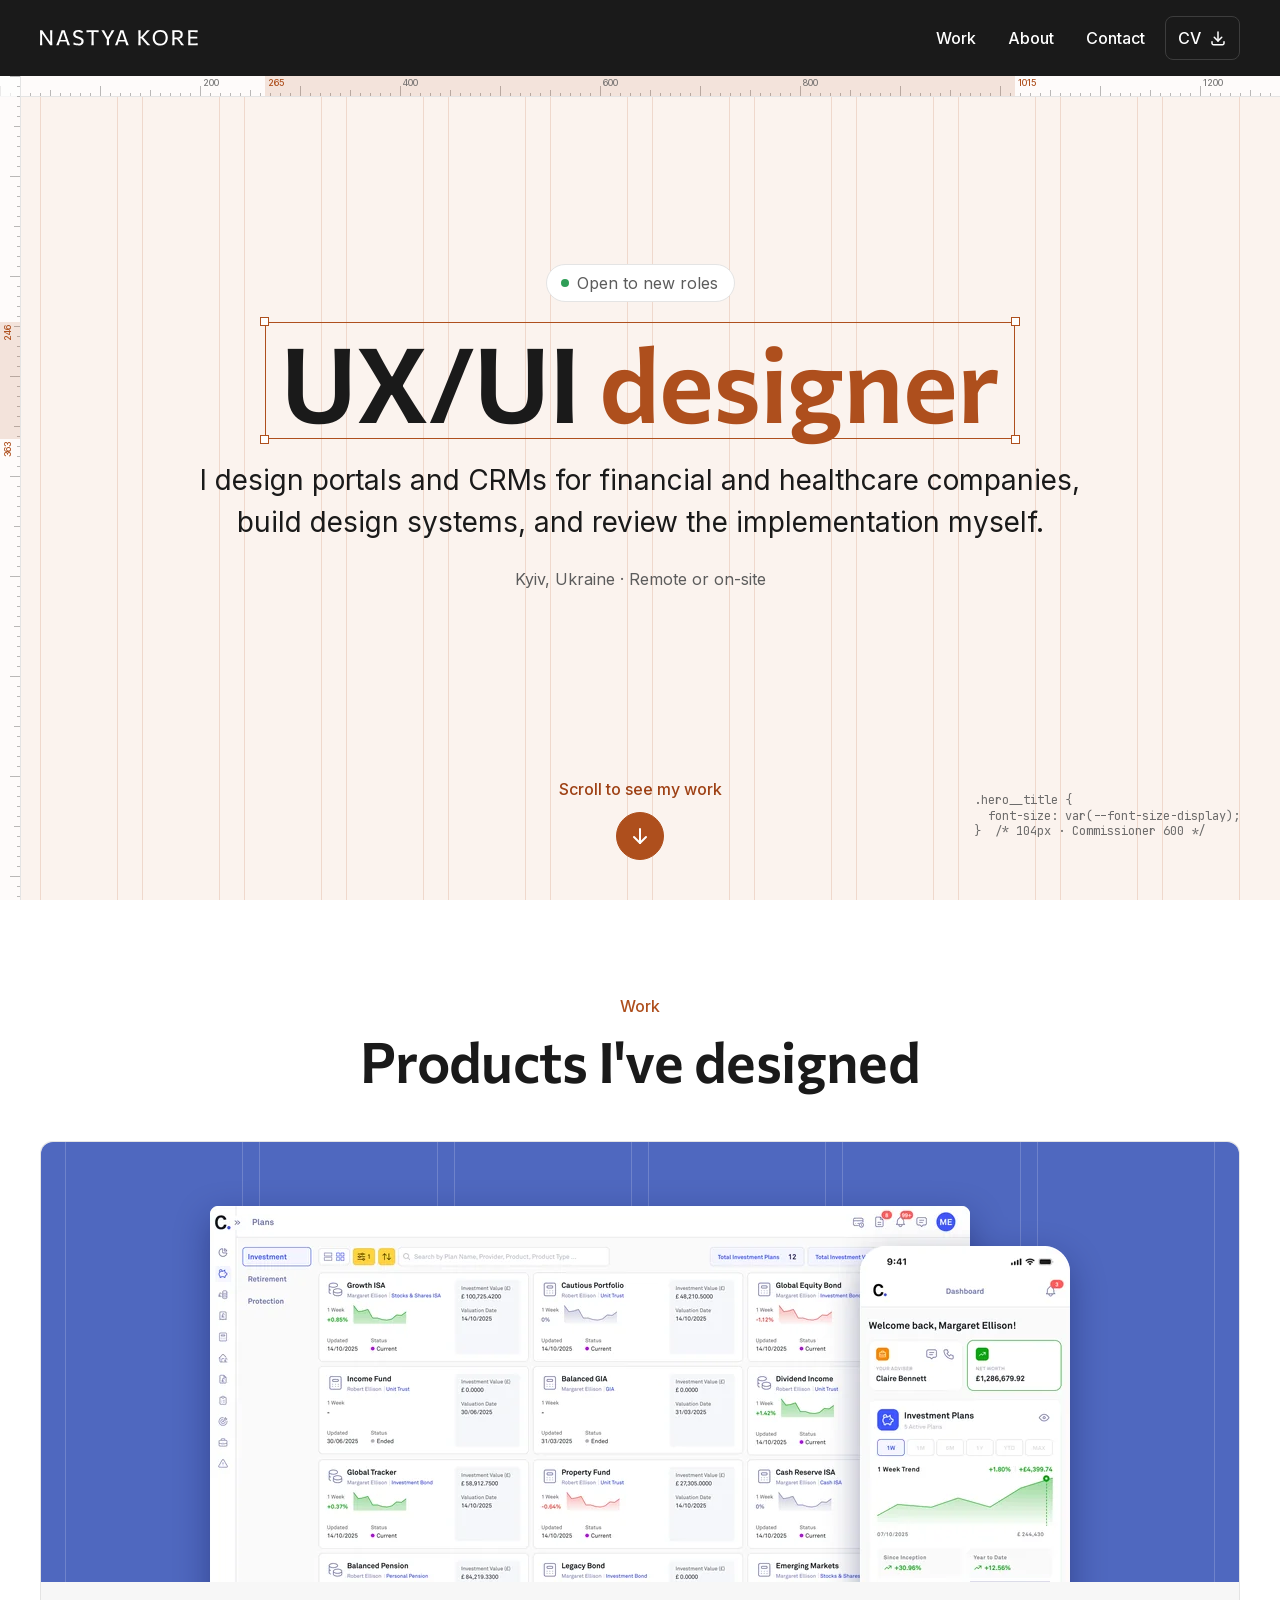
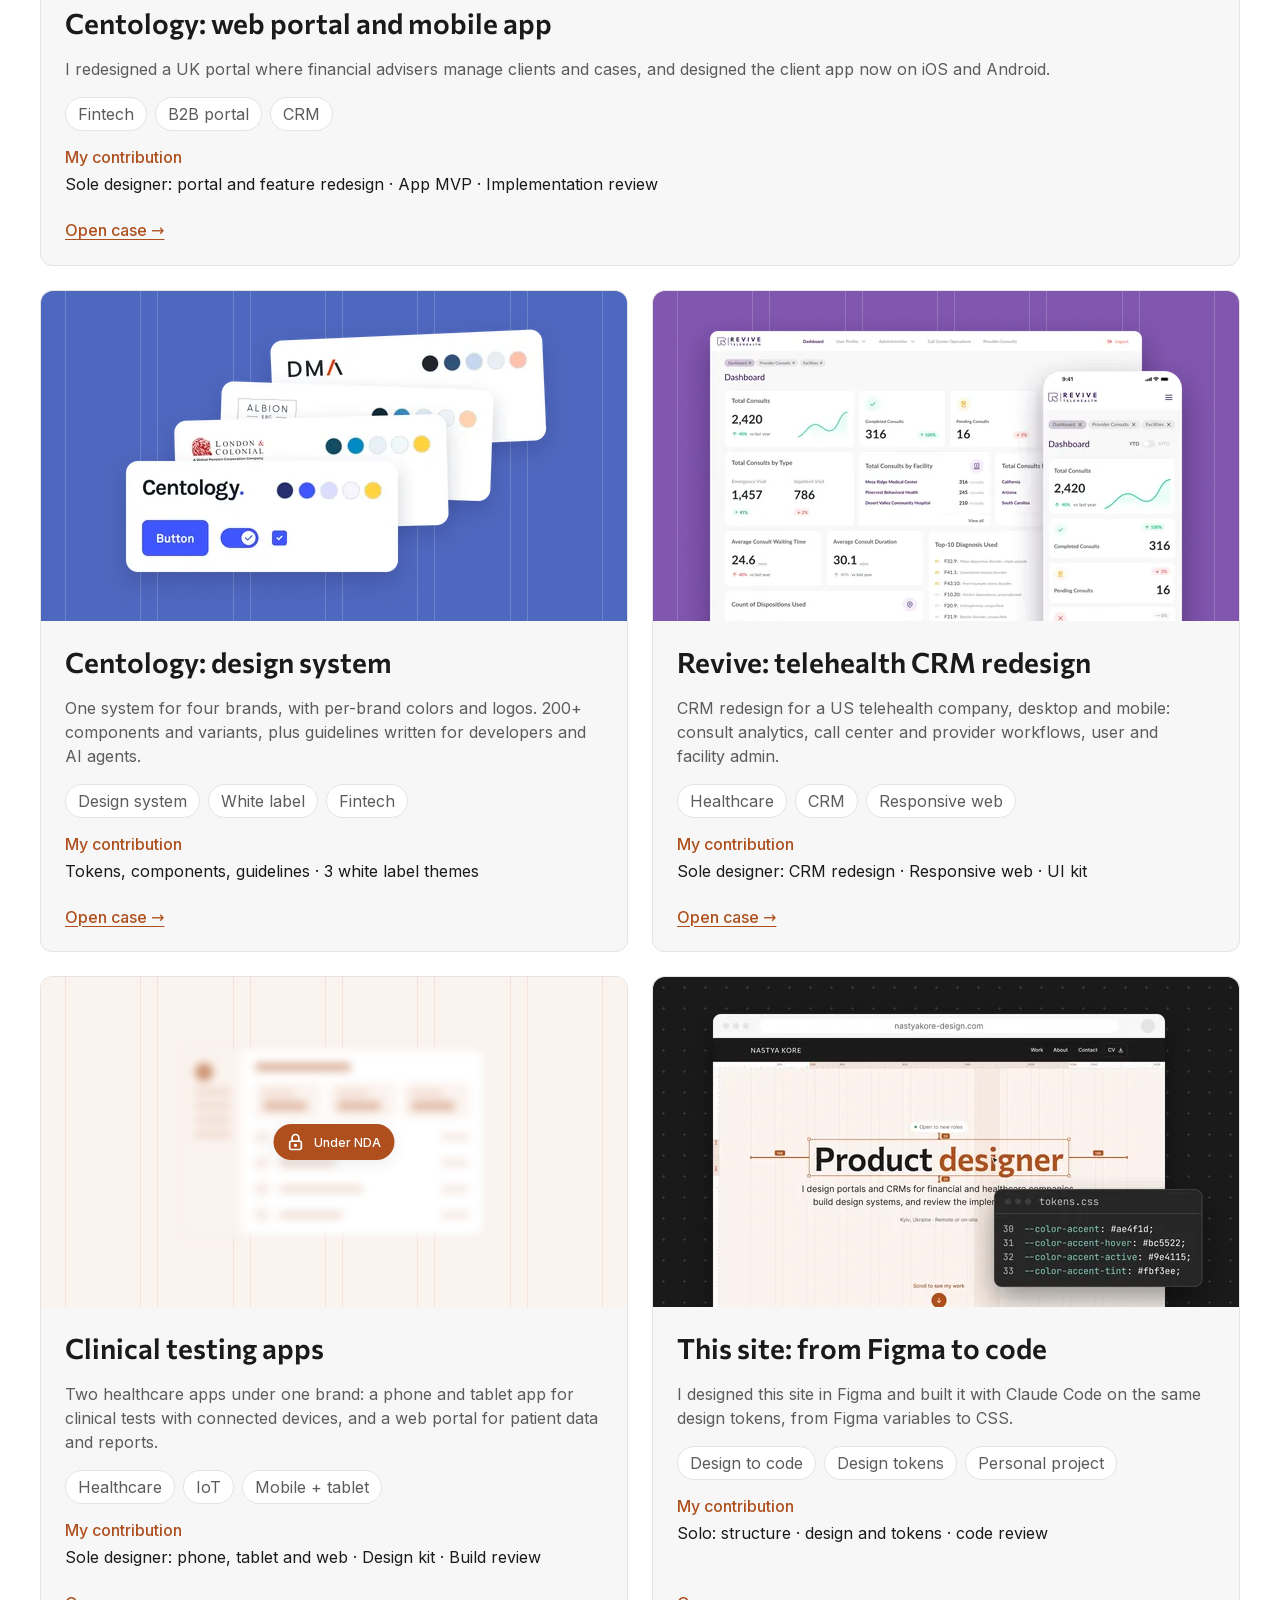
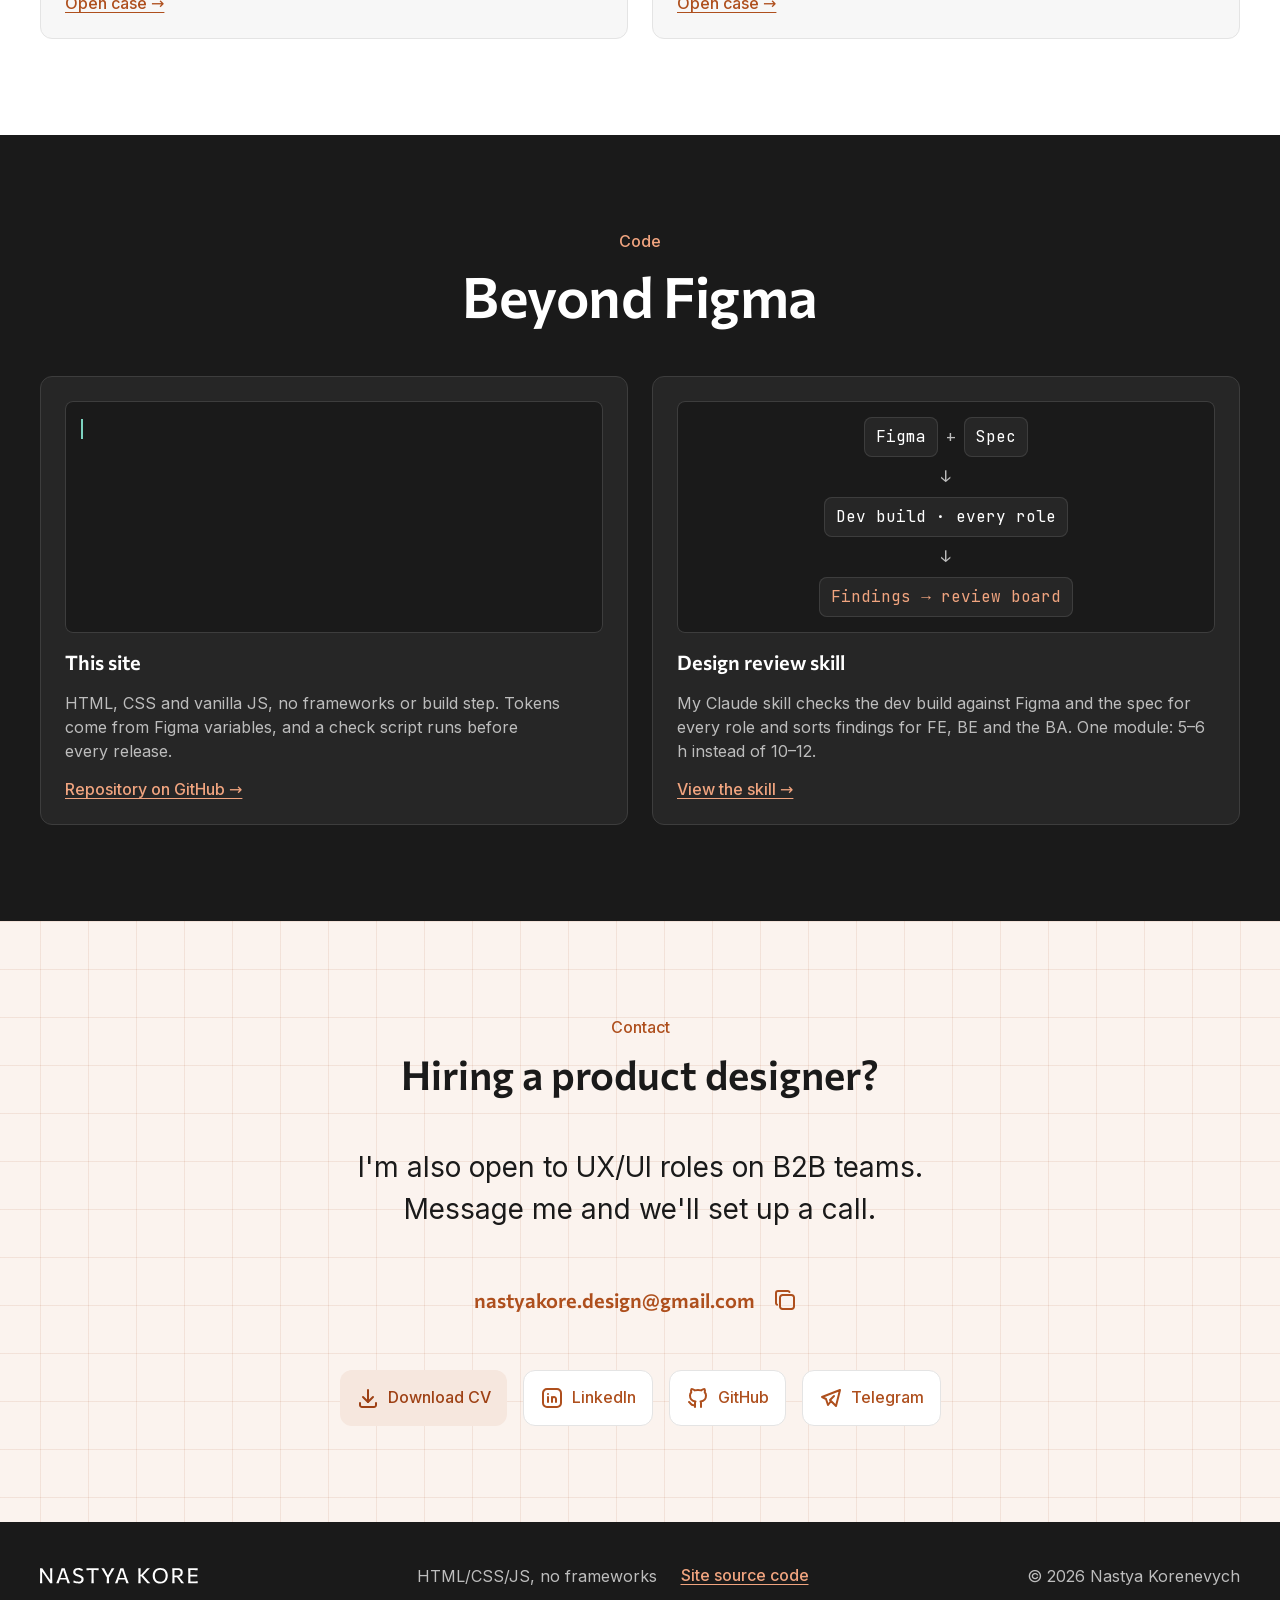
<file: index.html>
<!doctype html>
<html lang="en">
<head>
  <meta charset="utf-8">
  <meta name="viewport" content="width=device-width, initial-scale=1">
  <title>Nastya Korenevych</title>
  <meta http-equiv="refresh" content="0; url=en/">
  <link rel="icon" href="favicon.svg" type="image/svg+xml">
  <link rel="icon" href="favicon-32.png" type="image/png" sizes="32x32">
  <link rel="apple-touch-icon" href="apple-touch-icon.png">
  <link rel="canonical" href="en/">
  <meta name="robots" content="noindex">
</head>
<body>
  <p><a href="en/">Nastya Korenevych — portfolio</a></p>
</body>
</html>
</file>
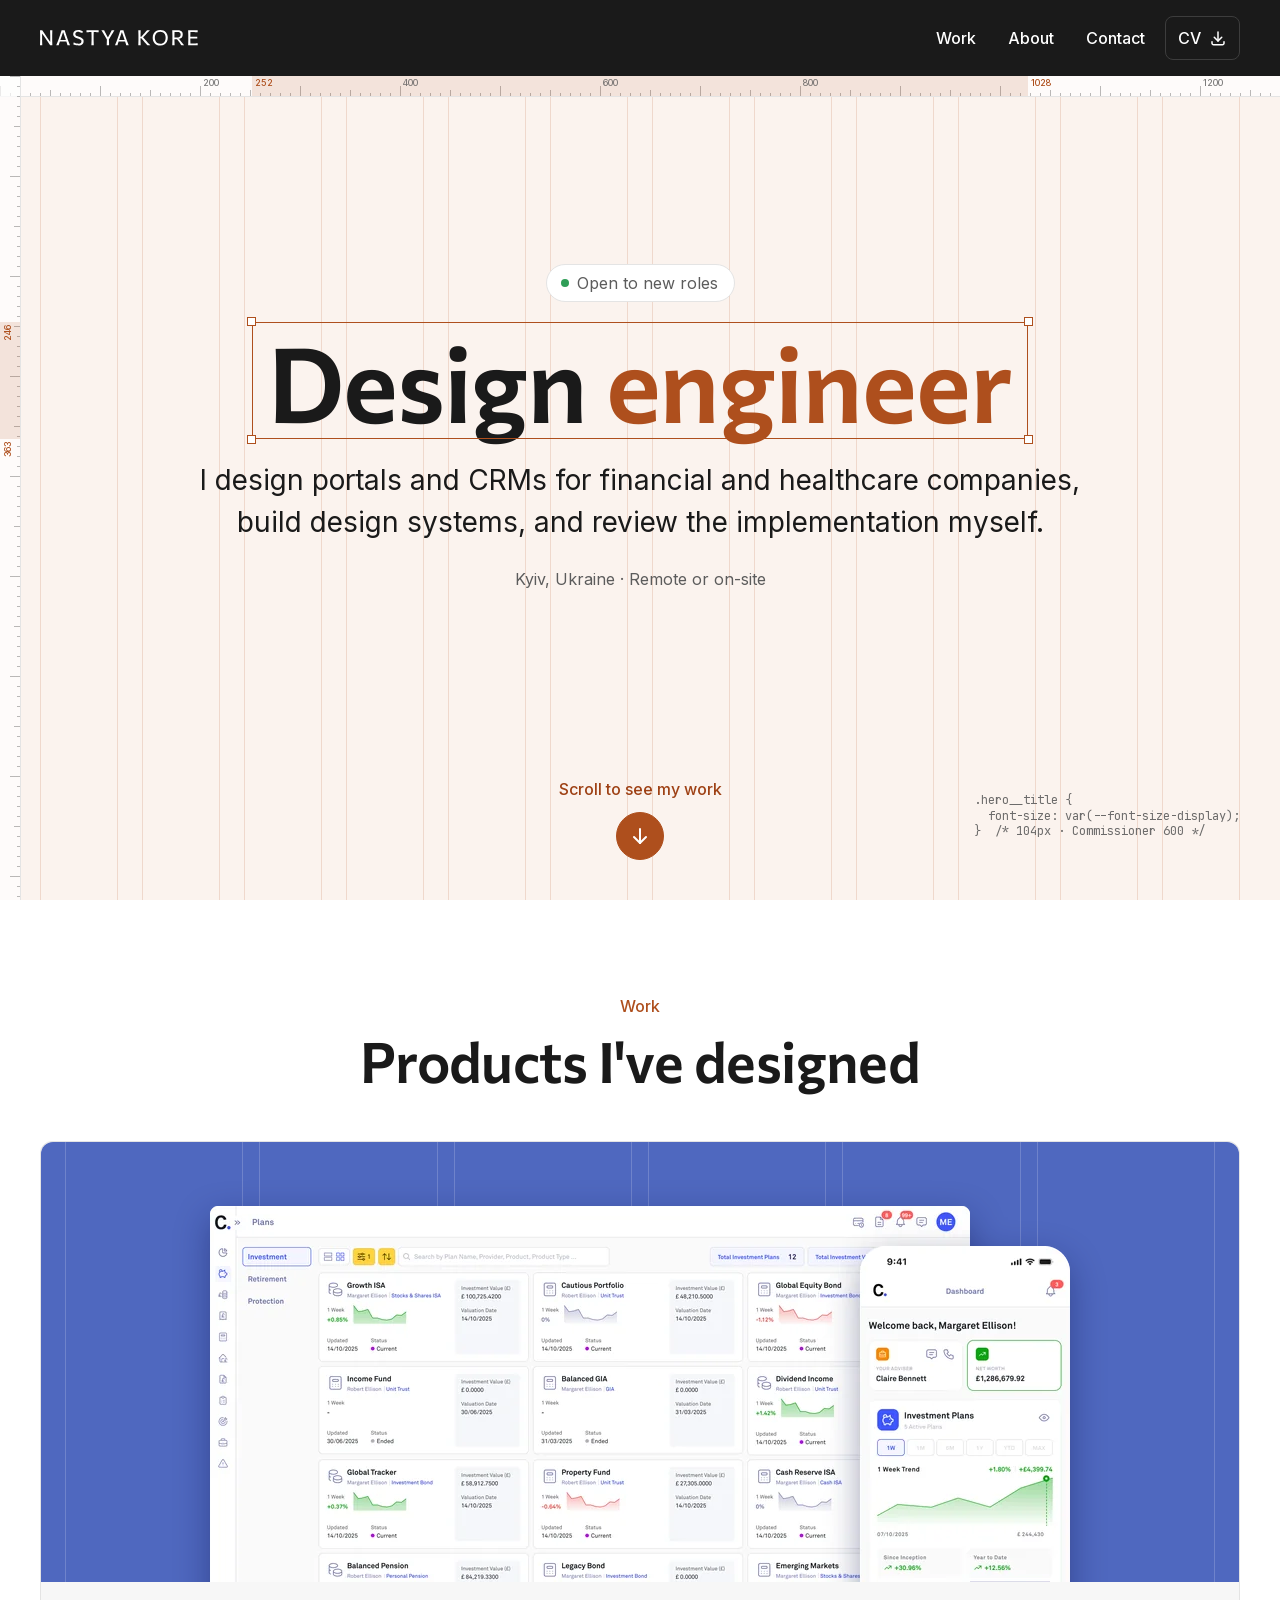
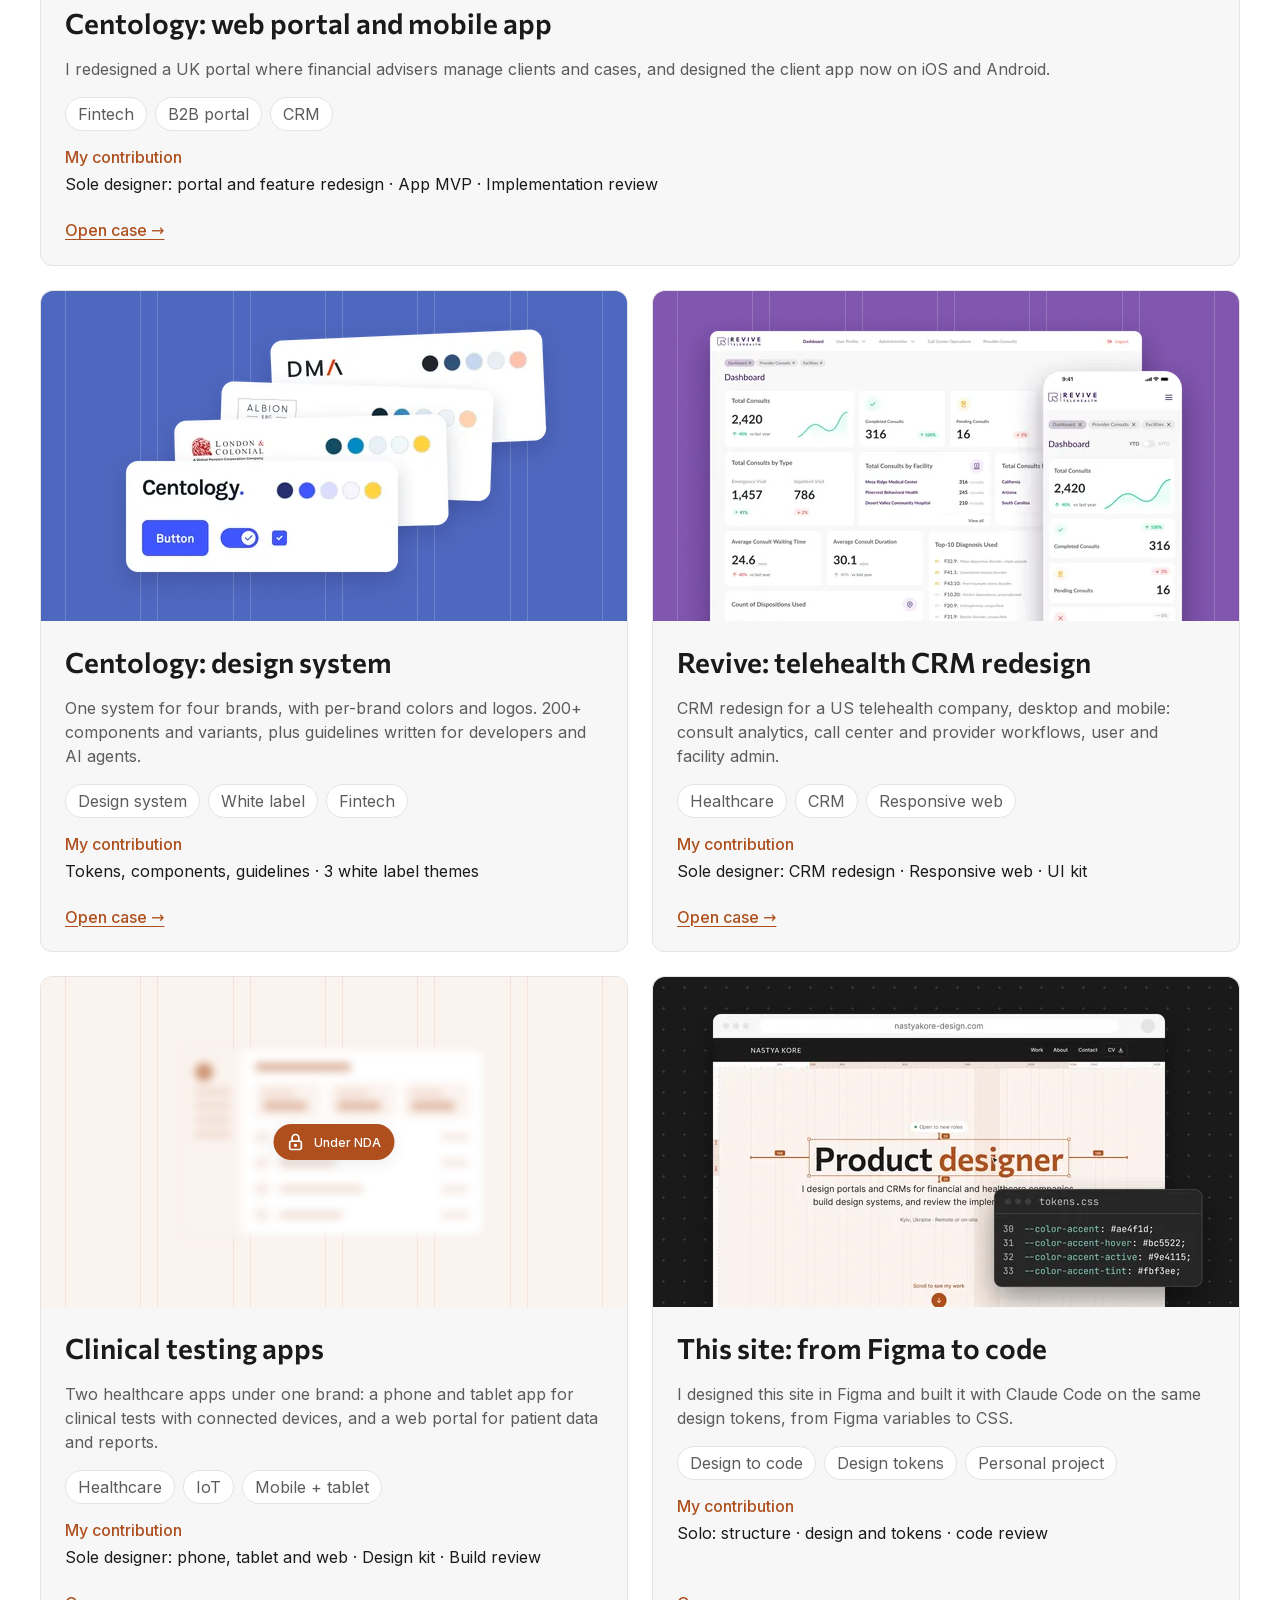
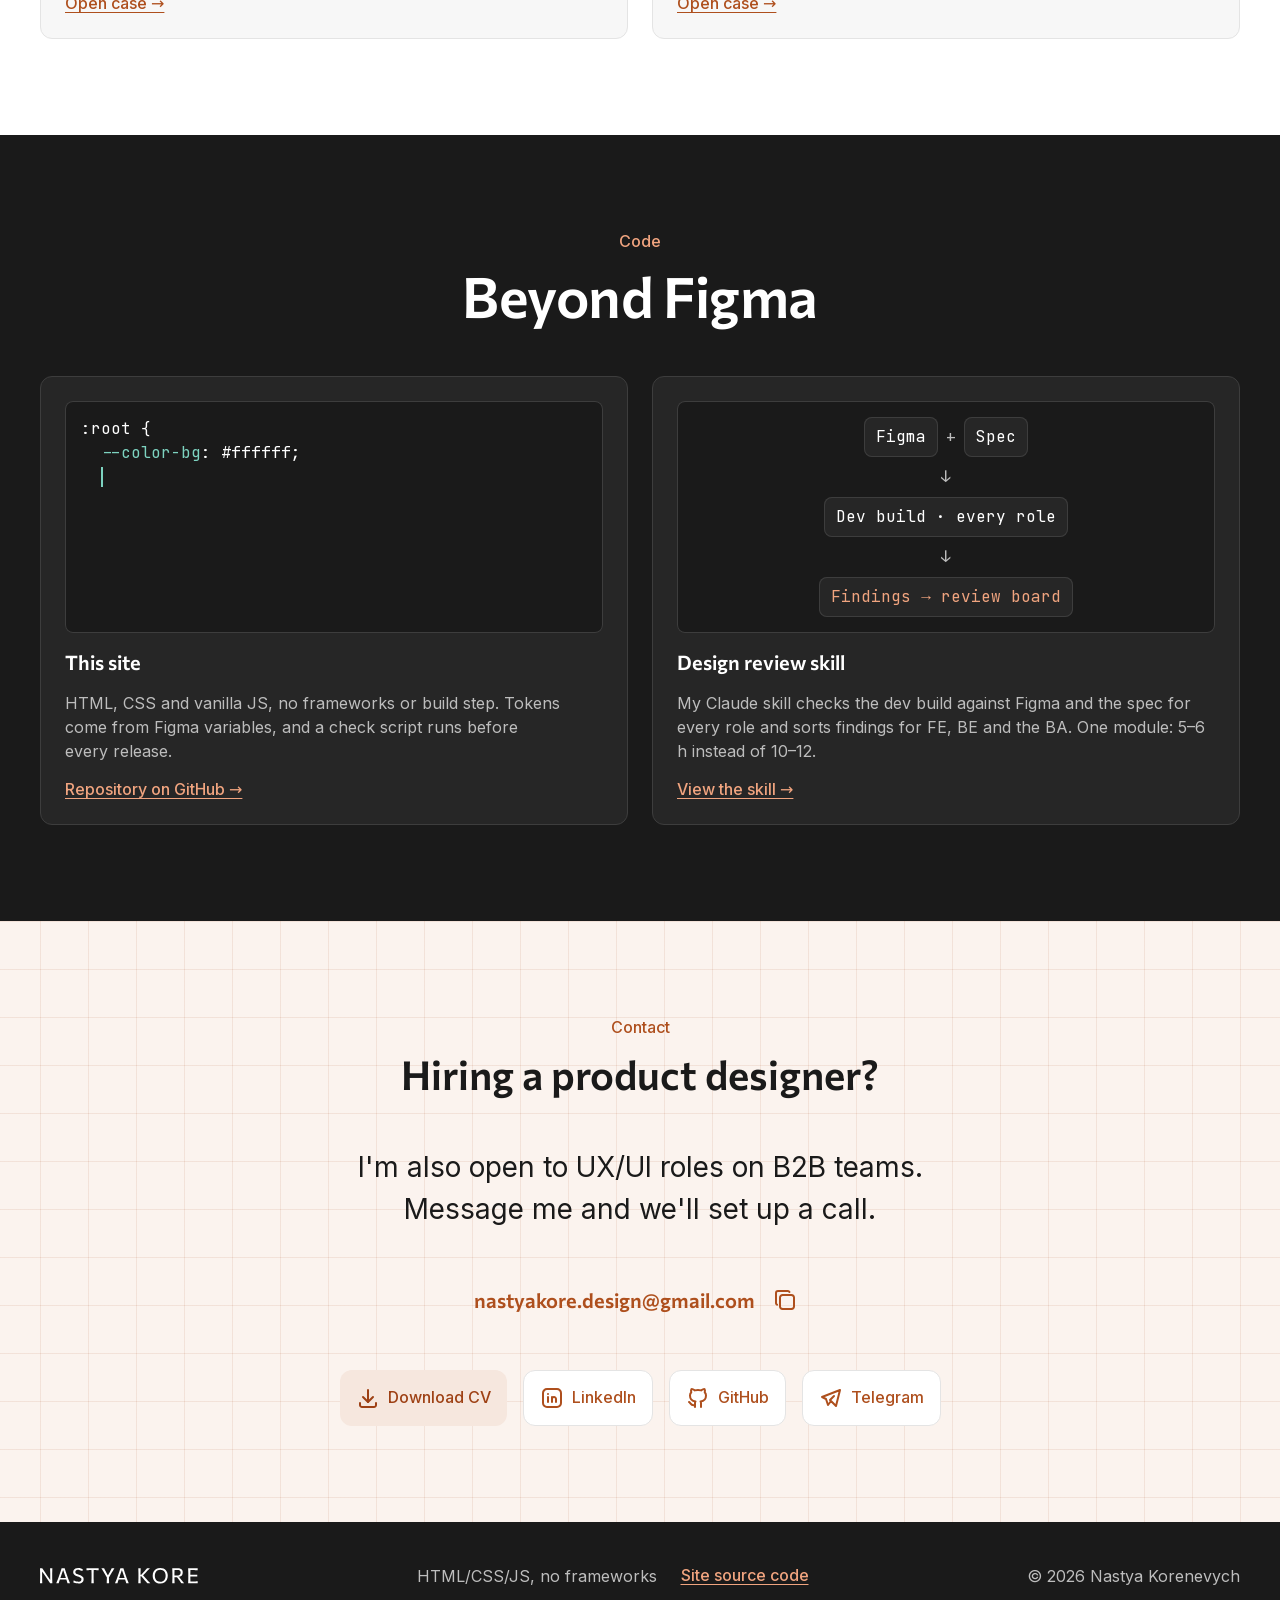
<file: en/index.html>
<!doctype html>
<html lang="en">
<head>
  <meta charset="utf-8">
  <meta name="viewport" content="width=device-width, initial-scale=1">
  <title>Nastya Korenevych — Product Designer (UX/UI)</title>
  <meta name="description" content="Product designer (UX/UI) in Kyiv. I design B2B CRMs and portals for fintech and healthcare, build design systems, and review what developers ship.">
  <meta property="og:description" content="Product designer (UX/UI) in Kyiv. I design B2B CRMs and portals for fintech and healthcare, build design systems, and review what developers ship.">
  <meta property="og:type" content="website">
  <meta property="og:title" content="Nastya Korenevych — Product Designer (UX/UI)">
  <meta property="og:site_name" content="Nastya Korenevych">
  <meta property="og:locale" content="en_US">
  <link rel="canonical" href="https://nastyakore.com/en/">
  <meta property="og:url" content="https://nastyakore.com/en/">
  <meta property="og:image" content="https://nastyakore.com/assets/img/og/og-home.png">
  <meta property="og:image:width" content="1200">
  <meta property="og:image:height" content="630">
  <meta property="og:image:alt" content="“Product designer” in a selection frame with spacing measurements, as in the portfolio hero">
  <meta name="twitter:card" content="summary_large_image">

  <link rel="icon" href="../favicon.svg" type="image/svg+xml">
  <link rel="icon" href="../favicon-32.png" type="image/png" sizes="32x32">
  <link rel="apple-touch-icon" href="../apple-touch-icon.png">
  <link rel="preload" href="../assets/fonts/commissioner-variable.woff2" as="font" type="font/woff2" crossorigin>
  <link rel="preload" href="../assets/fonts/inter-latin.woff2" as="font" type="font/woff2" crossorigin>

  <link rel="stylesheet" href="../assets/css/tokens.css">
  <link rel="stylesheet" href="../assets/css/base.css">
  <link rel="stylesheet" href="../assets/css/components/wordmark.css">
  <link rel="stylesheet" href="../assets/css/components/header.css">
  <link rel="stylesheet" href="../assets/css/components/selection.css">
  <link rel="stylesheet" href="../assets/css/components/column-grid.css">
  <link rel="stylesheet" href="../assets/css/components/rulers.css">
  <link rel="stylesheet" href="../assets/css/components/measure.css">
  <link rel="stylesheet" href="../assets/css/components/cursor-tag.css">
  <link rel="stylesheet" href="../assets/css/components/hero.css">
  <link rel="stylesheet" href="../assets/css/components/work.css">
  <link rel="stylesheet" href="../assets/css/components/carousel-dots.css">
  <link rel="stylesheet" href="../assets/css/components/case-card.css">
  <link rel="stylesheet" href="../assets/css/components/media.css">
  <link rel="stylesheet" href="../assets/css/components/media-nda.css">
  <link rel="stylesheet" href="../assets/css/components/tag.css">
  <link rel="stylesheet" href="../assets/css/components/text-link.css">
  <link rel="stylesheet" href="../assets/css/components/code.css">
  <link rel="stylesheet" href="../assets/css/components/code-card.css">
  <link rel="stylesheet" href="../assets/css/components/section-head.css">
  <link rel="stylesheet" href="../assets/css/components/contact-section.css">
  <link rel="stylesheet" href="../assets/css/components/cell-grid.css">
  <link rel="stylesheet" href="../assets/css/components/contact-button.css">
  <link rel="stylesheet" href="../assets/css/components/cv-button.css">
  <link rel="stylesheet" href="../assets/css/components/email-copy.css">
  <link rel="stylesheet" href="../assets/css/components/site-footer.css">

  <script src="../assets/js/menu.js" defer></script>
  <script src="../assets/js/copy-email.js" defer></script>
  <script src="../assets/js/cell-grid.js" defer></script>
  <script src="../assets/js/scroll-cue.js" defer></script>
  <script src="../assets/js/motion-replay.js" defer></script>
  <script src="../assets/js/rulers.js" defer></script>
  <script src="../assets/js/hero-role.js" defer></script>
  <script src="../assets/js/hero-snippet.js" defer></script>
  <script src="../assets/js/hero-cursor.js" defer></script>
  <script src="../assets/js/cursor-tag.js" defer></script>
  <script src="../assets/js/carousel-dots.js" defer></script>
  <script src="../assets/js/code-typing.js" defer></script>
  <script src="../assets/js/hero-measure.js" defer></script>
</head>
<body>
  <a class="skip-link" href="#main">Skip to content</a>

  <svg class="visually-hidden" aria-hidden="true">
    <symbol id="wordmark" viewBox="0 0 158 16">
      <path fill="currentColor" d="M-5.46128e-06 15.2563C0.0279945 14.4303 0.0524945 13.6323 0.0734945 12.8623C0.0944945 12.0923 0.118994 11.2453 0.146995 10.3213V5.29185C0.118994 4.33985 0.0944945 3.47535 0.0734945 2.69835C0.0524945 1.92135 0.0279945 1.11635 -5.46128e-06 0.283346H2.23649C3.06249 1.51535 3.86049 2.70535 4.63049 3.85335C5.40049 4.99435 6.15649 6.11785 6.89849 7.22385L10.059 11.6863H10.227V5.29185C10.199 4.33985 10.1745 3.47535 10.1535 2.69835C10.1325 1.92135 10.108 1.11635 10.08 0.283346H12.3585C12.3375 1.11635 12.313 1.92135 12.285 2.69835C12.257 3.47535 12.2255 4.33985 12.1905 5.29185V10.3213C12.2255 11.2383 12.257 12.0818 12.285 12.8518C12.313 13.6218 12.3375 14.4233 12.3585 15.2563H10.185C9.48499 14.2203 8.74999 13.1388 7.97999 12.0118C7.20999 10.8778 6.36649 9.63885 5.44949 8.29485L2.26799 3.80085H2.11049V10.3213C2.14549 11.2383 2.17349 12.0818 2.19449 12.8518C2.22249 13.6218 2.25049 14.4233 2.27849 15.2563H-5.46128e-06ZM16.2396 15.2563C16.5616 14.4373 16.8976 13.5868 17.2476 12.7048C17.6046 11.8228 17.9371 10.9828 18.2451 10.1848L20.0826 5.03985C20.3836 4.12285 20.6496 3.29335 20.8806 2.55135C21.1186 1.80935 21.3601 1.05335 21.6051 0.283346H24.7026C24.9406 1.03935 25.1751 1.79535 25.4061 2.55135C25.6441 3.30735 25.9066 4.14035 26.1936 5.05035L28.0206 10.2058C28.3426 11.0388 28.6716 11.8893 29.0076 12.7573C29.3506 13.6253 29.6761 14.4583 29.9841 15.2563H27.4641C27.2121 14.3953 26.9461 13.5063 26.6661 12.5893C26.3931 11.6723 26.1306 10.8043 25.8786 9.98535L23.2221 2.13135H23.0331L20.3661 9.91185C20.1001 10.7798 19.8271 11.6688 19.5471 12.5788C19.2671 13.4888 18.9906 14.3813 18.7176 15.2563H16.2396ZM19.2951 11.5603L19.4841 9.95385H26.9706L27.1176 11.5603H19.2951ZM38.3701 15.4873C38.0131 15.4873 37.5616 15.4418 37.0156 15.3508C36.4696 15.2598 35.8816 15.1443 35.2516 15.0043C34.6216 14.8643 34.0056 14.7173 33.4036 14.5633L33.5926 12.5683C34.2646 12.7853 34.9086 12.9813 35.5246 13.1563C36.1476 13.3313 36.7006 13.4713 37.1836 13.5763C37.6736 13.6743 38.0621 13.7233 38.3491 13.7233C38.9231 13.7093 39.4411 13.6218 39.9031 13.4608C40.3721 13.2928 40.7431 13.0338 41.0161 12.6838C41.2961 12.3338 41.4361 11.8683 41.4361 11.2873C41.4361 10.7763 41.2891 10.3528 40.9951 10.0168C40.7011 9.67385 40.2706 9.37985 39.7036 9.13485C39.1436 8.88285 38.4681 8.63435 37.6771 8.38935C36.7321 8.10235 35.9236 7.78385 35.2516 7.43385C34.5866 7.07685 34.0756 6.63935 33.7186 6.12135C33.3686 5.59635 33.1936 4.93135 33.1936 4.12635C33.1936 3.33535 33.3791 2.63185 33.7501 2.01585C34.1211 1.39285 34.6741 0.902847 35.4091 0.545847C36.1441 0.181847 37.0541 -0.000153065 38.1391 -0.000153065C38.3771 -0.000153065 38.6851 0.0348469 39.0631 0.104847C39.4481 0.174847 39.8576 0.262347 40.2916 0.367347C40.7326 0.472346 41.1631 0.580847 41.5831 0.692847C42.0031 0.804847 42.3706 0.902847 42.6856 0.986847L42.5071 2.97135C41.9121 2.76135 41.3206 2.56535 40.7326 2.38335C40.1516 2.20135 39.6406 2.05785 39.1996 1.95285C38.7656 1.84085 38.4716 1.78485 38.3176 1.78485C37.7926 1.79885 37.3061 1.88635 36.8581 2.04735C36.4101 2.20135 36.0496 2.44285 35.7766 2.77185C35.5106 3.10085 35.3776 3.52435 35.3776 4.04235C35.3776 4.49735 35.4966 4.87885 35.7346 5.18685C35.9796 5.49485 36.3576 5.77135 36.8686 6.01635C37.3796 6.25435 38.0446 6.49935 38.8636 6.75135C40.0606 7.13635 41.0056 7.52485 41.6986 7.91685C42.3916 8.30185 42.8816 8.75335 43.1686 9.27135C43.4626 9.78235 43.6096 10.4158 43.6096 11.1718C43.6096 11.9978 43.4241 12.7363 43.0531 13.3873C42.6891 14.0313 42.1186 14.5423 41.3416 14.9203C40.5716 15.2983 39.5811 15.4873 38.3701 15.4873ZM51.3942 15.2563C51.4222 14.4303 51.4467 13.6323 51.4677 12.8623C51.4957 12.0923 51.5237 11.2453 51.5517 10.3213V5.59635C51.5237 4.65135 51.4957 3.79035 51.4677 3.01335C51.4397 2.22935 51.4117 1.42085 51.3837 0.587847L52.3602 2.12085H50.5647C49.7177 2.16285 48.9687 2.20135 48.3177 2.23635C47.6737 2.27135 47.0612 2.30635 46.4802 2.34135V0.283346H58.6707V2.34135C58.0897 2.30635 57.4737 2.27135 56.8227 2.23635C56.1787 2.20135 55.4332 2.16285 54.5862 2.12085H52.7907L53.7777 0.587847C53.7567 1.42085 53.7322 2.22935 53.7042 3.01335C53.6762 3.79035 53.6447 4.65135 53.6097 5.59635V10.3213C53.6447 11.2383 53.6762 12.0818 53.7042 12.8518C53.7322 13.6218 53.7567 14.4233 53.7777 15.2563H51.3942ZM66.9153 9.47085L63.6708 3.89535C63.3208 3.34235 62.9638 2.78235 62.5998 2.21535C62.2358 1.64835 61.8263 1.00435 61.3713 0.283346H64.1223C64.4583 0.941347 64.7488 1.51185 64.9938 1.99485C65.2458 2.47785 65.4803 2.93285 65.6973 3.35985C65.9143 3.77985 66.1523 4.24185 66.4113 4.74585L67.8078 7.25535H68.0073L69.3723 4.82985C69.6453 4.30485 69.8938 3.82185 70.1178 3.38085C70.3488 2.93985 70.5868 2.47785 70.8318 1.99485C71.0838 1.50485 71.3778 0.934347 71.7138 0.283346H74.4123C74.0133 0.913347 73.6248 1.52935 73.2468 2.13135C72.8688 2.72635 72.4978 3.31085 72.1338 3.88485L68.8893 9.47085H66.9153ZM66.7158 15.2563C66.7438 14.4303 66.7683 13.6323 66.7893 12.8623C66.8173 12.0923 66.8453 11.2453 66.8733 10.3213V7.73835H68.9418V10.3213C68.9768 11.2383 69.0083 12.0818 69.0363 12.8518C69.0643 13.6218 69.0888 14.4233 69.1098 15.2563H66.7158ZM74.9879 15.2563C75.3099 14.4373 75.6459 13.5868 75.9959 12.7048C76.3529 11.8228 76.6854 10.9828 76.9934 10.1848L78.8309 5.03985C79.1319 4.12285 79.3979 3.29335 79.6289 2.55135C79.8669 1.80935 80.1084 1.05335 80.3534 0.283346H83.4509C83.6889 1.03935 83.9234 1.79535 84.1544 2.55135C84.3924 3.30735 84.6549 4.14035 84.9419 5.05035L86.7689 10.2058C87.0909 11.0388 87.4199 11.8893 87.7559 12.7573C88.0989 13.6253 88.4244 14.4583 88.7324 15.2563H86.2124C85.9604 14.3953 85.6944 13.5063 85.4144 12.5893C85.1414 11.6723 84.8789 10.8043 84.6269 9.98535L81.9704 2.13135H81.7814L79.1144 9.91185C78.8484 10.7798 78.5754 11.6688 78.2954 12.5788C78.0154 13.4888 77.7389 14.3813 77.4659 15.2563H74.9879ZM78.0434 11.5603L78.2324 9.95385H85.7189L85.8659 11.5603H78.0434ZM107.364 15.2563C106.748 14.5353 106.171 13.8633 105.632 13.2403C105.093 12.6103 104.571 11.9978 104.067 11.4028L101.316 8.34735H100.298V6.66735H101.306L103.689 4.11585C104.228 3.50685 104.757 2.90835 105.275 2.32035C105.793 1.73235 106.395 1.05335 107.081 0.283346H109.916C109.132 1.08135 108.369 1.85835 107.627 2.61435C106.885 3.37035 106.143 4.12985 105.401 4.89285L102.671 7.76985L102.639 6.86685L105.674 10.2793C106.164 10.7973 106.685 11.3573 107.238 11.9593C107.798 12.5613 108.344 13.1493 108.876 13.7233C109.415 14.2973 109.891 14.8083 110.304 15.2563H107.364ZM98.303 15.2563C98.331 14.4303 98.3555 13.6323 98.3765 12.8623C98.3975 12.0923 98.422 11.2453 98.45 10.3213V5.29185C98.422 4.33985 98.3975 3.47535 98.3765 2.69835C98.3555 1.92135 98.331 1.11635 98.303 0.283346H100.686C100.658 1.11635 100.63 1.92135 100.602 2.69835C100.581 3.47535 100.553 4.33985 100.518 5.29185V10.3213C100.553 11.2383 100.581 12.0818 100.602 12.8518C100.63 13.6218 100.658 14.4233 100.686 15.2563H98.303ZM120.314 15.4873C119.033 15.4873 117.913 15.2843 116.954 14.8783C116.002 14.4653 115.207 13.9018 114.57 13.1878C113.94 12.4668 113.468 11.6408 113.153 10.7098C112.845 9.77885 112.691 8.79535 112.691 7.75935C112.691 6.31035 112.981 5.00135 113.562 3.83235C114.15 2.65635 115.008 1.72535 116.135 1.03935C117.262 0.353347 118.63 0.0103474 120.24 0.0103474C121.472 0.0103474 122.557 0.209847 123.495 0.608847C124.433 1.00085 125.221 1.55385 125.858 2.26785C126.495 2.97485 126.974 3.79735 127.296 4.73535C127.618 5.67335 127.779 6.67785 127.779 7.74885C127.779 9.22585 127.485 10.5488 126.897 11.7178C126.309 12.8868 125.455 13.8073 124.335 14.4793C123.222 15.1513 121.882 15.4873 120.314 15.4873ZM120.261 13.7233C121.192 13.6953 121.997 13.5168 122.676 13.1878C123.355 12.8588 123.912 12.4213 124.346 11.8753C124.787 11.3223 125.109 10.6923 125.312 9.98535C125.522 9.27835 125.627 8.53285 125.627 7.74885C125.627 6.90185 125.515 6.12135 125.291 5.40735C125.067 4.69335 124.727 4.07035 124.272 3.53835C123.824 3.00635 123.264 2.58635 122.592 2.27835C121.927 1.97035 121.15 1.80235 120.261 1.77435C119.344 1.80235 118.546 1.97735 117.867 2.29935C117.188 2.62135 116.625 3.05535 116.177 3.60135C115.729 4.14735 115.393 4.77735 115.169 5.49135C114.952 6.19835 114.843 6.95085 114.843 7.74885C114.843 8.54685 114.948 9.30285 115.158 10.0168C115.375 10.7238 115.704 11.3503 116.145 11.8963C116.586 12.4423 117.146 12.8763 117.825 13.1983C118.511 13.5203 119.323 13.6953 120.261 13.7233ZM132.25 15.2563C132.278 14.4303 132.303 13.6323 132.324 12.8623C132.352 12.0853 132.38 11.2348 132.408 10.3108V5.28135C132.38 4.32935 132.352 3.46835 132.324 2.69835C132.303 1.92135 132.278 1.11635 132.25 0.283346C132.705 0.276347 133.209 0.269347 133.762 0.262347C134.322 0.255347 134.921 0.248347 135.558 0.241347C136.195 0.234347 136.863 0.227347 137.563 0.220347C138.711 0.220347 139.667 0.360347 140.43 0.640347C141.2 0.920347 141.777 1.36485 142.162 1.97385C142.547 2.58285 142.74 3.38085 142.74 4.36785C142.74 5.18685 142.579 5.93935 142.257 6.62535C141.935 7.30435 141.403 7.85035 140.661 8.26335C139.926 8.66935 138.932 8.87585 137.679 8.88285L138.351 7.99035L140.671 10.9513C141.049 11.3993 141.448 11.8823 141.868 12.4003C142.288 12.9113 142.701 13.4153 143.107 13.9123C143.513 14.4023 143.881 14.8503 144.21 15.2563H141.448C141.007 14.6333 140.58 14.0313 140.167 13.4503C139.754 12.8693 139.345 12.2953 138.939 11.7283L136.261 8.23185L137.521 9.27135H134.077V7.57035H136.881C137.728 7.57035 138.424 7.47585 138.97 7.28685C139.523 7.09085 139.936 6.77235 140.209 6.33135C140.482 5.89035 140.619 5.30935 140.619 4.58835C140.619 3.97935 140.521 3.50335 140.325 3.16035C140.129 2.81035 139.873 2.55135 139.558 2.38335C139.25 2.21535 138.911 2.11035 138.54 2.06835C138.176 2.01935 137.822 1.99485 137.479 1.99485H133.027L134.613 0.587847C134.592 1.42085 134.567 2.22935 134.539 3.01335C134.511 3.79035 134.483 4.64785 134.455 5.58585V10.3108C134.483 11.2348 134.511 12.0818 134.539 12.8518C134.567 13.6218 134.592 14.4233 134.613 15.2563H132.25ZM148.142 15.2563C148.17 14.4303 148.195 13.6323 148.216 12.8623C148.244 12.0853 148.272 11.2348 148.3 10.3108V5.28135C148.272 4.32935 148.244 3.46835 148.216 2.69835C148.195 1.92835 148.17 1.12335 148.142 0.283346H157.676V2.23635C156.983 2.20135 156.238 2.16985 155.44 2.14185C154.649 2.11385 153.714 2.08235 152.636 2.04735H149.192L150.505 0.587847C150.484 1.42085 150.456 2.22935 150.421 3.01335C150.393 3.79035 150.365 4.64785 150.337 5.58585V10.0063C150.365 10.9233 150.393 11.7668 150.421 12.5368C150.449 13.2998 150.477 14.1048 150.505 14.9518L149.297 13.4923H152.804C153.714 13.4573 154.572 13.4258 155.377 13.3978C156.189 13.3698 156.966 13.3383 157.708 13.3033V15.2563H148.142ZM149.875 8.52585V6.81435H152.762C153.728 6.78635 154.558 6.76535 155.251 6.75135C155.951 6.73035 156.626 6.71285 157.277 6.69885V8.60985C156.591 8.59585 155.902 8.58185 155.209 8.56785C154.516 8.55385 153.697 8.53985 152.752 8.52585H149.875Z"/>
    </symbol>
  </svg>

  <header class="site-header">
    <div class="site-header__bar container">
      <a class="wordmark" href="./" aria-label="Nastya Korenevych — home">
        <svg width="158" height="16" aria-hidden="true"><use href="#wordmark"/></svg>
      <span class="selection selection--focus-only" aria-hidden="true"><i></i><i></i><i></i><i></i></span></a>

      <div class="site-header__actions">
        <nav class="site-header__nav" aria-label="Main">
          <a class="site-header__link" href="#work">Work<span class="selection selection--interactive" aria-hidden="true"><i></i><i></i><i></i><i></i></span></a>
          <a class="site-header__link" href="about/">About<span class="selection selection--interactive" aria-hidden="true"><i></i><i></i><i></i><i></i></span></a>
          <a class="site-header__link" href="#contact">Contact<span class="selection selection--interactive" aria-hidden="true"><i></i><i></i><i></i><i></i></span></a>
          <a class="nav-cv-button" href="../cv-nastya-korenevych.pdf" download aria-label="CV (PDF)">
            CV
            <svg width="18" height="18" viewBox="0 0 18 18" fill="none" stroke="currentColor" stroke-width="1.5" stroke-linecap="round" stroke-linejoin="round" aria-hidden="true">
              <path d="M3 12.75V14.25C3 14.6478 3.15804 15.0294 3.43934 15.3107C3.72064 15.592 4.10218 15.75 4.5 15.75H13.5C13.8978 15.75 14.2794 15.592 14.5607 15.3107C14.842 15.0294 15 14.6478 15 14.25V12.75"/>
              <path d="M5.25 8.25L9 12L12.75 8.25"/>
              <path d="M9 3V12"/>
            </svg>
          <span class="selection selection--interactive" aria-hidden="true"><i></i><i></i><i></i><i></i></span></a>
        </nav>
        <button class="menu-button site-header__burger" type="button" popovertarget="site-menu" aria-expanded="false" aria-label="Menu">
          <svg width="22" height="22" viewBox="0 0 22 22" fill="none" stroke="currentColor" stroke-width="1.83333" stroke-linecap="round" stroke-linejoin="round" aria-hidden="true">
            <path d="M3.66667 7.33333H18.3333"/>
            <path d="M3.66667 14.6667H18.3333"/>
          </svg>
        <span class="selection selection--interactive" aria-hidden="true"><i></i><i></i><i></i><i></i></span></button>
      </div>
    </div>
  </header>

  <div class="site-menu" id="site-menu" popover role="dialog" aria-modal="true" aria-label="Menu">
    <div class="site-header__bar container">
      <a class="wordmark" href="./" aria-label="Nastya Korenevych — home">
        <svg width="158" height="16" aria-hidden="true"><use href="#wordmark"/></svg>
      <span class="selection selection--focus-only" aria-hidden="true"><i></i><i></i><i></i><i></i></span></a>
      <div class="site-header__actions">
        <a class="nav-cv-button" href="../cv-nastya-korenevych.pdf" download aria-label="CV (PDF)">
          CV
          <svg width="18" height="18" viewBox="0 0 18 18" fill="none" stroke="currentColor" stroke-width="1.5" stroke-linecap="round" stroke-linejoin="round" aria-hidden="true">
            <path d="M3 12.75V14.25C3 14.6478 3.15804 15.0294 3.43934 15.3107C3.72064 15.592 4.10218 15.75 4.5 15.75H13.5C13.8978 15.75 14.2794 15.592 14.5607 15.3107C14.842 15.0294 15 14.6478 15 14.25V12.75"/>
            <path d="M5.25 8.25L9 12L12.75 8.25"/>
            <path d="M9 3V12"/>
          </svg>
        <span class="selection selection--interactive" aria-hidden="true"><i></i><i></i><i></i><i></i></span></a>
        <button class="menu-button" type="button" popovertarget="site-menu" popovertargetaction="hide" aria-label="Close menu" autofocus>
          <svg width="22" height="22" viewBox="0 0 22 22" fill="none" stroke="currentColor" stroke-width="1.83333" stroke-linecap="round" stroke-linejoin="round" aria-hidden="true">
            <path d="M16.5 5.5L5.5 16.5"/>
            <path d="M5.5 5.5L16.5 16.5"/>
          </svg>
        <span class="selection selection--interactive" aria-hidden="true"><i></i><i></i><i></i><i></i></span></button>
      </div>
    </div>

    <div class="site-menu__body">
      <nav class="site-menu__nav" aria-label="Main">
        <a class="site-menu__link" href="#work">Work<span class="selection selection--interactive" aria-hidden="true"><i></i><i></i><i></i><i></i></span></a>
        <a class="site-menu__link" href="about/">About<span class="selection selection--interactive" aria-hidden="true"><i></i><i></i><i></i><i></i></span></a>
        <a class="site-menu__link" href="#contact">Contact<span class="selection selection--interactive" aria-hidden="true"><i></i><i></i><i></i><i></i></span></a>
      </nav>
    </div>
  </div>

  <main id="main">
    <section class="hero" aria-labelledby="hero-title" data-cursor-area>
      <div class="hero__bg" aria-hidden="true">
        <div class="column-grid container">
          <span></span><span></span><span></span><span></span><span></span><span></span>
          <span></span><span></span><span></span><span></span><span></span><span></span>
        </div>
        <div class="rulers" data-target=".hero__role .selection">
          <div class="rulers__top"><span class="rulers__range"></span></div>
          <div class="rulers__left"><span class="rulers__range"></span></div>
        </div>
        <pre class="hero__code"><code>.hero__title {
  font-size: var(--font-size-display);
}  /* <span data-computed="font-size">104px</span> · Commissioner 600 */</code></pre>
      </div>

      <div class="hero__content container">
        <p class="badge" data-motion-replay><span class="badge__dot"></span>Open to new roles</p>
        <h1 class="hero__title" id="hero-title">
          <span class="visually-hidden">Nastya Korenevych — Product designer (UX/UI)</span>
          <span class="hero__role" aria-hidden="true" data-roles="UX/UI designer|Design engineer|Product designer"><span class="hero__role-text">Product <em>designer</em></span><span class="selection"><i></i><i></i><i></i><i></i></span></span>
        </h1>
        <script>
          (function () {
            var role = document.querySelector('.hero__role');
            if (!role || matchMedia('(prefers-reduced-motion: reduce)').matches) return;
            var text = role.firstElementChild;
            var finalHtml = text.innerHTML;
            var words = role.getAttribute('data-roles').split('|')[0].split(' ');
            text.innerHTML = words[0] + ' <em>' + words[1] + '</em>';
            role.setAttribute('data-rotation', 'pending');
            setTimeout(function () {
              if (role.getAttribute('data-rotation') !== 'pending') return;
              text.innerHTML = finalHtml;
              role.removeAttribute('data-rotation');
            }, 4000);
          })();
        </script>
        <p class="hero__lead">I design portals and CRMs for financial and healthcare companies, build design systems, and review the implementation myself.</p>
        <p class="hero__location">Kyiv, Ukraine · Remote or on-site</p>
      </div>

      <a class="scroll-cue" href="#work" data-motion-replay>
        Scroll to see my work
        <span class="scroll-cue__circle">
          <svg width="24" height="24" viewBox="0 0 24 24" fill="none" stroke="currentColor" stroke-width="2" stroke-linecap="round" stroke-linejoin="round" aria-hidden="true">
            <path d="M12 5l0 14"/>
            <path d="M18 13l-6 6"/>
            <path d="M6 13l6 6"/>
          </svg>
        </span>
      </a>

      <div class="cursor-tag" aria-hidden="true">Guest</div>
    </section>

    <section class="work" id="work" aria-labelledby="work-title" data-cursor-area=".case-card">
      <div class="section-head container">
        <p class="eyebrow">Work</p>
        <h2 class="section-title" id="work-title">Products I've designed</h2>
      </div>

      <div class="work__carousel">
        <div class="work__list container">
          <article class="case-card case-card--featured" aria-labelledby="case-centology-title">
            <div class="case-card__media media media--centology-app">
              <div class="media__columns" aria-hidden="true"><span></span><span></span><span></span><span></span><span></span><span></span></div>
              <picture>
                <source media="(width < 768px)" srcset="../assets/img/case/centology/card-mobile.webp 1x, ../assets/img/case/centology/card-mobile@2x.webp 2x" width="366" height="311">
                <img class="media__composition" src="../assets/img/case/centology/card-desktop.webp" srcset="../assets/img/case/centology/card-desktop.webp 1x, ../assets/img/case/centology/card-desktop@2x.webp 2x" width="956" height="408" loading="lazy" alt="Centology portal Investment Plans screen with the client app Dashboard on a phone">
              </picture>
            </div>
            <div class="case-card__body">
              <div class="case-card__content">
                <h3 class="case-card__title" id="case-centology-title">Centology: web portal and mobile app</h3>
                <p class="case-card__desc">I redesigned a UK portal where financial advisers manage clients and cases, and designed the client app now on iOS and Android.</p>
                <ul class="tags" role="list">
                  <li class="tag">Fintech</li>
                  <li class="tag">B2B portal</li>
                  <li class="tag">CRM</li>
                </ul>
                <div class="case-card__contribution">
                  <p class="case-card__label">My contribution</p>
                  <p>Sole designer: portal and feature redesign · App MVP · Implementation review</p>
                </div>
              </div>
              <a class="text-link case-card__link" id="case-centology-link" href="work/centology/" aria-labelledby="case-centology-title case-centology-link">Open case <span aria-hidden="true">→</span></a>
            </div>
            <span class="selection selection--interactive" aria-hidden="true"><i></i><i></i><i></i><i></i></span>
          </article>

          <article class="case-card" aria-labelledby="case-design-system-title">
            <div class="case-card__media media media--design-system">
              <div class="media__columns" aria-hidden="true"><span></span><span></span><span></span><span></span><span></span><span></span></div>
              <picture>
                <source media="(width < 768px)" srcset="../assets/img/case/design-system/card-mobile.webp 1x, ../assets/img/case/design-system/card-mobile@2x.webp 2x" width="340" height="260">
                <img class="media__composition" src="../assets/img/case/design-system/card-desktop.webp" srcset="../assets/img/case/design-system/card-desktop.webp 1x, ../assets/img/case/design-system/card-desktop@2x.webp 2x" width="586" height="330" loading="lazy" alt="Four brand cards from one system: Centology, LCA, EBC and DMA, each with its own colors, button, toggle and checkbox">
              </picture>
            </div>
            <div class="case-card__body">
              <div class="case-card__content">
                <h3 class="case-card__title" id="case-design-system-title">Centology: design system</h3>
                <p class="case-card__desc">One system for four brands, with per-brand colors and logos. 200+ components and variants, plus guidelines written for developers and AI agents.</p>
                <ul class="tags" role="list">
                  <li class="tag">Design system</li>
                  <li class="tag">White label</li>
                  <li class="tag">Fintech</li>
                </ul>
                <div class="case-card__contribution">
                  <p class="case-card__label">My contribution</p>
                  <p>Tokens, components, guidelines · 3 white label themes</p>
                </div>
              </div>
              <a class="text-link case-card__link" id="case-design-system-link" href="work/centology-design-system/" aria-labelledby="case-design-system-title case-design-system-link">Open case <span aria-hidden="true">→</span></a>
            </div>
            <span class="selection selection--interactive" aria-hidden="true"><i></i><i></i><i></i><i></i></span>
          </article>

          <article class="case-card" aria-labelledby="case-telehealth-title">
            <div class="case-card__media media media--revive">
              <div class="media__columns" aria-hidden="true"><span></span><span></span><span></span><span></span><span></span><span></span></div>
              <picture>
                <source media="(width < 768px)" srcset="../assets/img/case/revive/card-mobile.webp 1x, ../assets/img/case/revive/card-mobile@2x.webp 2x" width="340" height="260">
                <img class="media__composition" src="../assets/img/case/revive/card-desktop.webp" srcset="../assets/img/case/revive/card-desktop.webp 1x, ../assets/img/case/revive/card-desktop@2x.webp 2x" width="586" height="330" loading="lazy" alt="Revive CRM Dashboard with consult analytics, and the same dashboard on a phone">
              </picture>
            </div>
            <div class="case-card__body">
              <div class="case-card__content">
                <h3 class="case-card__title" id="case-telehealth-title">Revive: telehealth CRM redesign</h3>
                <p class="case-card__desc">CRM redesign for a US telehealth company, desktop and mobile: consult analytics, call center and provider workflows, user and facility admin.</p>
                <ul class="tags" role="list">
                  <li class="tag">Healthcare</li>
                  <li class="tag">CRM</li>
                  <li class="tag">Responsive web</li>
                </ul>
                <div class="case-card__contribution">
                  <p class="case-card__label">My contribution</p>
                  <p>Sole designer: CRM redesign · Responsive web · UI kit</p>
                </div>
              </div>
              <a class="text-link case-card__link" id="case-telehealth-link" href="work/revive-telehealth/" aria-labelledby="case-telehealth-title case-telehealth-link">Open case <span aria-hidden="true">→</span></a>
            </div>
            <span class="selection selection--interactive" aria-hidden="true"><i></i><i></i><i></i><i></i></span>
          </article>

          <article class="case-card" aria-labelledby="case-healthcare-title">
            <div class="case-card__media media media--nda">
              <div class="media__columns" aria-hidden="true"><span></span><span></span><span></span><span></span><span></span><span></span></div>
              <div class="media-nda__skeleton" aria-hidden="true">
                <div class="media-nda__sidebar"><i></i><i></i><i></i><i></i><i></i></div>
                <div class="media-nda__main">
                  <i></i>
                  <div class="media-nda__kpis"><div><i></i><i></i></div><div><i></i><i></i></div><div><i></i><i></i></div></div>
                  <div class="media-nda__row"><i></i><i></i><i></i></div>
                  <div class="media-nda__row"><i></i><i></i><i></i></div>
                  <div class="media-nda__row"><i></i><i></i><i></i></div>
                  <div class="media-nda__row"><i></i><i></i><i></i></div>
                </div>
              </div>
              <p class="nda-chip">
                <svg width="20" height="20" viewBox="0 0 20 20" fill="none" stroke="currentColor" stroke-width="1.66667" stroke-linecap="round" stroke-linejoin="round" aria-hidden="true">
                  <path d="M4.16667 10.8333C4.16667 10.3913 4.34226 9.96738 4.65482 9.65482C4.96738 9.34226 5.39131 9.16667 5.83333 9.16667H14.1667C14.6087 9.16667 15.0326 9.34226 15.3452 9.65482C15.6577 9.96738 15.8333 10.3913 15.8333 10.8333V15.8333C15.8333 16.2754 15.6577 16.6993 15.3452 17.0118C15.0326 17.3244 14.6087 17.5 14.1667 17.5H5.83333C5.39131 17.5 4.96738 17.3244 4.65482 17.0118C4.34226 16.6993 4.16667 16.2754 4.16667 15.8333V10.8333Z"/>
                  <path d="M9.16667 13.3333C9.16667 13.5543 9.25446 13.7663 9.41074 13.9226C9.56703 14.0789 9.77899 14.1667 10 14.1667C10.221 14.1667 10.433 14.0789 10.5893 13.9226C10.7455 13.7663 10.8333 13.5543 10.8333 13.3333C10.8333 13.1123 10.7455 12.9004 10.5893 12.7441C10.433 12.5878 10.221 12.5 10 12.5C9.77899 12.5 9.56703 12.5878 9.41074 12.7441C9.25446 12.9004 9.16667 13.1123 9.16667 13.3333Z"/>
                  <path d="M6.66667 9.16667V5.83333C6.66667 4.94928 7.01786 4.10143 7.64298 3.47631C8.2681 2.85119 9.11595 2.5 10 2.5C10.8841 2.5 11.7319 2.85119 12.357 3.47631C12.9821 4.10143 13.3333 4.94928 13.3333 5.83333V9.16667"/>
                </svg>
                Under NDA
              </p>
            </div>
            <div class="case-card__body">
              <div class="case-card__content">
                <h3 class="case-card__title" id="case-healthcare-title">Clinical testing apps</h3>
                <p class="case-card__desc">Two healthcare apps under one brand: a phone and tablet app for clinical tests with connected devices, and a web portal for patient data and reports.</p>
                <ul class="tags" role="list">
                  <li class="tag">Healthcare</li>
                  <li class="tag">IoT</li>
                  <li class="tag">Mobile + tablet</li>
                </ul>
                <div class="case-card__contribution">
                  <p class="case-card__label">My contribution</p>
                  <p>Sole designer: phone, tablet and web · Design kit · Build review</p>
                </div>
              </div>
              <a class="text-link case-card__link" id="case-healthcare-link" href="work/in-progress/" aria-labelledby="case-healthcare-title case-healthcare-link">Open case <span aria-hidden="true">→</span></a>
            </div>
            <span class="selection selection--interactive" aria-hidden="true"><i></i><i></i><i></i><i></i></span>
          </article>

          <article class="case-card" aria-labelledby="case-this-site-title">
            <div class="case-card__media media media--this-site">
              <picture>
                <source media="(width < 768px)" srcset="../assets/img/case/this-site/card-mobile.webp 1x, ../assets/img/case/this-site/card-mobile@2x.webp 2x" width="340" height="260">
                <img class="media__composition" src="../assets/img/case/this-site/card-desktop.webp" srcset="../assets/img/case/this-site/card-desktop.webp 1x, ../assets/img/case/this-site/card-desktop@2x.webp 2x" width="586" height="330" loading="lazy" alt="This site's hero in a browser window with spacing redlines around the role, next to a tokens.css window with the accent colors">
              </picture>
            </div>
            <div class="case-card__body">
              <div class="case-card__content">
                <h3 class="case-card__title" id="case-this-site-title">This site: from Figma to code</h3>
                <p class="case-card__desc">I designed this site in Figma and built it with Claude Code on the same design tokens, from Figma variables to CSS.</p>
                <ul class="tags" role="list">
                  <li class="tag">Design to code</li>
                  <li class="tag">Design tokens</li>
                  <li class="tag">Personal project</li>
                </ul>
                <div class="case-card__contribution">
                  <p class="case-card__label">My contribution</p>
                  <p>Solo: structure · design and tokens · code review</p>
                </div>
              </div>
              <a class="text-link case-card__link" id="case-this-site-link" href="work/in-progress/" aria-labelledby="case-this-site-title case-this-site-link">Open case <span aria-hidden="true">→</span></a>
            </div>
            <span class="selection selection--interactive" aria-hidden="true"><i></i><i></i><i></i><i></i></span>
          </article>
        </div>

        <div class="carousel-dots" aria-hidden="true"><span></span><span></span><span></span><span></span><span></span></div>
      </div>

      <div class="cursor-tag" aria-hidden="true">Discover</div>
    </section>

    <section class="code" id="code" aria-labelledby="code-title">
      <div class="section-head container">
        <p class="eyebrow">Code</p>
        <h2 class="section-title" id="code-title">Beyond Figma</h2>
      </div>

      <div class="code__list container">
        <article class="code-card" aria-labelledby="code-this-site-title">
          <div class="code-card__media code-card__media--code" aria-hidden="true">
<pre class="code-snippet"><code>:root {
  <span class="code-snippet__name">--color-bg</span>: #ffffff;
  <span class="code-snippet__name">--color-text</span>: #1a1a1a;
  <span class="code-snippet__name">--color-ink</span>: #1a1a1a;
  <span class="code-snippet__name">--space-8</span>: 8px;
  <span class="code-snippet__name">--space-16</span>: 16px;
  <span class="code-snippet__name">--space-24</span>: 24px;
  <span class="code-snippet__name">--layout-gutter</span>: 24px;
  <span class="code-snippet__name">--layout-columns</span>: 12;
}
<span class="code-snippet__name">@media</span> (width &lt; 768px) {
  :root {
    <span class="code-snippet__name">--layout-columns</span>: 4;
  }
}</code></pre>
          </div>
          <h3 class="code-card__title" id="code-this-site-title">This site</h3>
          <p class="code-card__desc">HTML, CSS and vanilla JS, no frameworks or build step. Tokens come from Figma variables, and a check script runs before every release.</p>
          <a class="text-link text-link--dark code-card__link" href="https://github.com/nastyakoredesign/portfolio" target="_blank" rel="noopener">Repository on GitHub<span class="visually-hidden"> (opens in a new tab)</span> <span aria-hidden="true">→</span><span class="selection selection--interactive" aria-hidden="true"><i></i><i></i><i></i><i></i></span></a>
        </article>

        <article class="code-card" aria-labelledby="code-skill-title">
          <div class="code-card__media code-card__media--flow" role="img" aria-label="Diagram: Figma and the spec, then the dev build for every role, then findings on a review board.">
            <div class="flow" aria-hidden="true">
              <div class="flow__row">
                <span class="flow__step">Figma</span>
                <span class="flow__sep">+</span>
                <span class="flow__step">Spec</span>
              </div>
              <span class="flow__sep">↓</span>
              <span class="flow__step">Dev build · every role</span>
              <span class="flow__sep">↓</span>
              <span class="flow__step flow__step--result">Findings → review board</span>
            </div>
          </div>
          <h3 class="code-card__title" id="code-skill-title">Design review skill</h3>
          <p class="code-card__desc">My Claude skill checks the dev build against Figma and the spec for every role and sorts findings for FE, BE and the BA. One module: 5–6 h instead of 10–12.</p>
          <a data-cursor-area class="text-link text-link--dark code-card__link" href="#TBD-skill">View the skill<span class="visually-hidden">, coming soon</span> <span aria-hidden="true">→</span><span class="cursor-tag" aria-hidden="true">Coming soon…</span><span class="cursor-tag cursor-tag--static" aria-hidden="true">Coming soon…</span><span class="selection selection--interactive" aria-hidden="true"><i></i><i></i><i></i><i></i></span></a><!-- check:ignore -->
        </article>
      </div>
    </section>

    <section class="contact-section" id="contact" aria-labelledby="contact-title">
      <div class="cell-grid" aria-hidden="true"></div>
      <div class="section-head container">
        <p class="eyebrow">Contact</p>
        <h2 id="contact-title">Hiring a product designer?</h2>
      </div>
      <p class="contact-section__lead container">I'm also open to UX/UI roles on B2B teams. Message me and we'll set up a call.</p>

      <div class="email-copy container" data-copied-label="Email copied">
        <div class="email-copy__row">
          <p class="email-copy__address">nastyakore.design@gmail.com</p>
          <button class="email-copy__button" type="button" aria-label="Copy email" hidden>
            <span class="email-copy__icon email-copy__icon--copy"><svg width="24" height="24" viewBox="0 0 24 24" fill="none" stroke="currentColor" stroke-width="2" stroke-linecap="round" stroke-linejoin="round" aria-hidden="true"><path d="M4.012 16.737C3.70534 16.5622 3.45027 16.3095 3.27258 16.0045C3.09488 15.6995 3.00085 15.353 3 15V5C3 3.9 3.9 3 5 3H15C15.75 3 16.158 3.385 16.5 4"/><path d="M7 9.667C7 8.95967 7.28099 8.28131 7.78115 7.78115C8.28131 7.28099 8.95967 7 9.667 7H18.333C18.6832 7 19.03 7.06898 19.3536 7.20301C19.6772 7.33704 19.9712 7.53349 20.2189 7.78115C20.4665 8.0288 20.663 8.32281 20.797 8.64638C20.931 8.96996 21 9.31676 21 9.667V18.333C21 18.6832 20.931 19.03 20.797 19.3536C20.663 19.6772 20.4665 19.9712 20.2189 20.2189C19.9712 20.4665 19.6772 20.663 19.3536 20.797C19.03 20.931 18.6832 21 18.333 21H9.667C9.31676 21 8.96996 20.931 8.64638 20.797C8.32281 20.663 8.0288 20.4665 7.78115 20.2189C7.53349 19.9712 7.33704 19.6772 7.20301 19.3536C7.06898 19.03 7 18.6832 7 18.333V9.667Z"/></svg></span>
            <span class="email-copy__icon email-copy__icon--check"><svg width="24" height="24" viewBox="0 0 24 24" fill="none" stroke="currentColor" stroke-width="2" stroke-linecap="round" stroke-linejoin="round" aria-hidden="true"><path d="M5 12L10 17L20 7"/></svg></span>
            <span class="selection selection--interactive" aria-hidden="true"><i></i><i></i><i></i><i></i></span>
          </button>
          <span class="email-copy__status" aria-live="polite"></span>
        </div>
      </div>

      <ul class="contact-section__links container" role="list">
        <li>
          <a class="cv-button" href="../cv-nastya-korenevych.pdf" download><svg width="24" height="24" viewBox="0 0 24 24" fill="none" stroke="currentColor" stroke-width="2" stroke-linecap="round" stroke-linejoin="round" aria-hidden="true"><path d="M4 17V19C4 19.5304 4.21071 20.0391 4.58579 20.4142C4.96086 20.7893 5.46957 21 6 21H18C18.5304 21 19.0391 20.7893 19.4142 20.4142C19.7893 20.0391 20 19.5304 20 19V17"/><path d="M7 11L12 16L17 11"/><path d="M12 4V16"/></svg>Download CV<span class="selection selection--interactive" aria-hidden="true"><i></i><i></i><i></i><i></i></span></a><!-- check:ignore -->
        </li>
        <li>
          <a class="contact-button" href="https://www.linkedin.com/in/nastyakore/" target="_blank" rel="noopener"><svg width="24" height="24" viewBox="0 0 24 24" fill="none" stroke="currentColor" stroke-width="2" stroke-linecap="round" stroke-linejoin="round" aria-hidden="true"><path d="M8 11V16M8 8V8.01M12 16V11M16 16V13C16 12.4696 15.7893 11.9609 15.4142 11.5858C15.0391 11.2107 14.5304 11 14 11C13.4696 11 12.9609 11.2107 12.5858 11.5858C12.2107 11.9609 12 12.4696 12 13M3 7C3 5.93913 3.42143 4.92172 4.17157 4.17157C4.92172 3.42143 5.93913 3 7 3H17C18.0609 3 19.0783 3.42143 19.8284 4.17157C20.5786 4.92172 21 5.93913 21 7V17C21 18.0609 20.5786 19.0783 19.8284 19.8284C19.0783 20.5786 18.0609 21 17 21H7C5.93913 21 4.92172 20.5786 4.17157 19.8284C3.42143 19.0783 3 18.0609 3 17V7Z"/></svg>LinkedIn <span class="visually-hidden">(opens in a new tab)</span><span class="selection selection--interactive" aria-hidden="true"><i></i><i></i><i></i><i></i></span></a>
        </li>
        <li>
          <a class="contact-button" href="https://github.com/nastyakoredesign" target="_blank" rel="noopener"><svg width="24" height="24" viewBox="0 0 24 24" fill="none" stroke="currentColor" stroke-width="2" stroke-linecap="round" stroke-linejoin="round" aria-hidden="true"><path d="M9 19C4.7 20.4 4.7 16.5 3 16M9 19V17.5C8.9 16.7 8.9 16.1 9.5 15.5C6.7 15.2 4 14.1 4 9.5C4.00122 8.30496 4.46745 7.15731 5.3 6.3C4.90953 5.26197 4.94548 4.11163 5.4 3.1C5.4 3.1 6.5 2.8 8.9 4.4C10.9328 3.87059 13.0672 3.87059 15.1 4.4C17.5 2.8 18.6 3.1 18.6 3.1C19.0545 4.11163 19.0905 5.26197 18.7 6.3C19.5325 7.15731 19.9988 8.30496 20 9.5C20 14.1 17.3 15.2 14.5 15.5C15.1 16.1 15 16.5 15 17.5V21M9 19V21"/></svg>GitHub <span class="visually-hidden">(opens in a new tab)</span><span class="selection selection--interactive" aria-hidden="true"><i></i><i></i><i></i><i></i></span></a>
        </li>
        <li>
          <a class="contact-button" href="https://t.me/NastyaKore" target="_blank" rel="noopener"><svg width="24" height="24" viewBox="0 0 24 24" fill="none" stroke="currentColor" stroke-width="2" stroke-linecap="round" stroke-linejoin="round" aria-hidden="true"><path d="M15 10L11 14L12 15M12 15L17 20L21 4L3 11L7 13L9 19L12 15Z"/></svg>Telegram <span class="visually-hidden">(opens in a new tab)</span><span class="selection selection--interactive" aria-hidden="true"><i></i><i></i><i></i><i></i></span></a>
        </li>
      </ul>
    </section>
  </main>

  <footer class="site-footer">
    <div class="site-footer__inner container">
      <a class="wordmark site-footer__wordmark" href="./" aria-label="Nastya Korenevych — home">
        <svg width="158" height="16" aria-hidden="true"><use href="#wordmark"/></svg>
      <span class="selection selection--focus-only" aria-hidden="true"><i></i><i></i><i></i><i></i></span></a>

      <div class="site-footer__meta">
        <p class="site-footer__made">HTML/CSS/JS, no frameworks</p>
        <a class="text-link text-link--dark" href="https://github.com/nastyakoredesign/portfolio" target="_blank" rel="noopener">Site source code<span class="visually-hidden"> (opens in a new tab)</span><span class="selection selection--interactive" aria-hidden="true"><i></i><i></i><i></i><i></i></span></a>
      </div>

      <p class="site-footer__copyright">© 2026 Nastya Korenevych</p>
    </div>
  </footer>
</body>
</html>
</file>
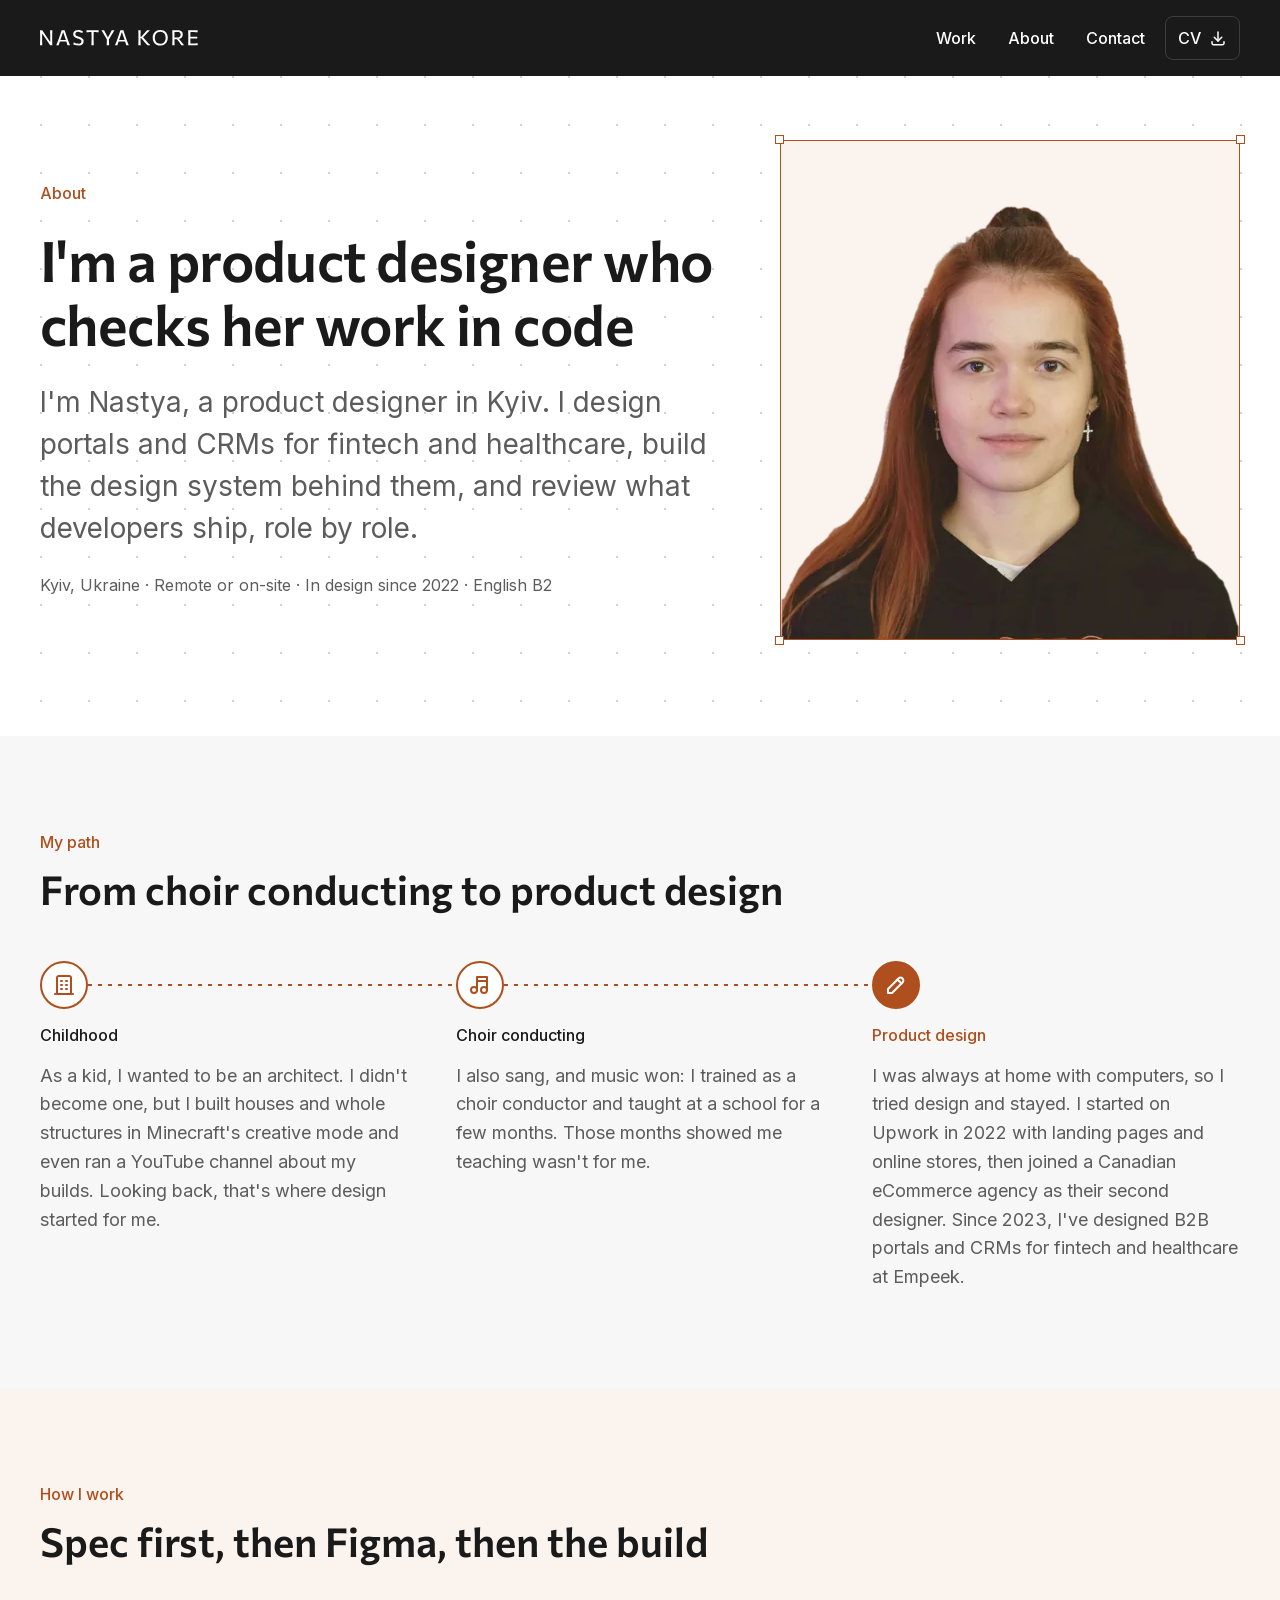
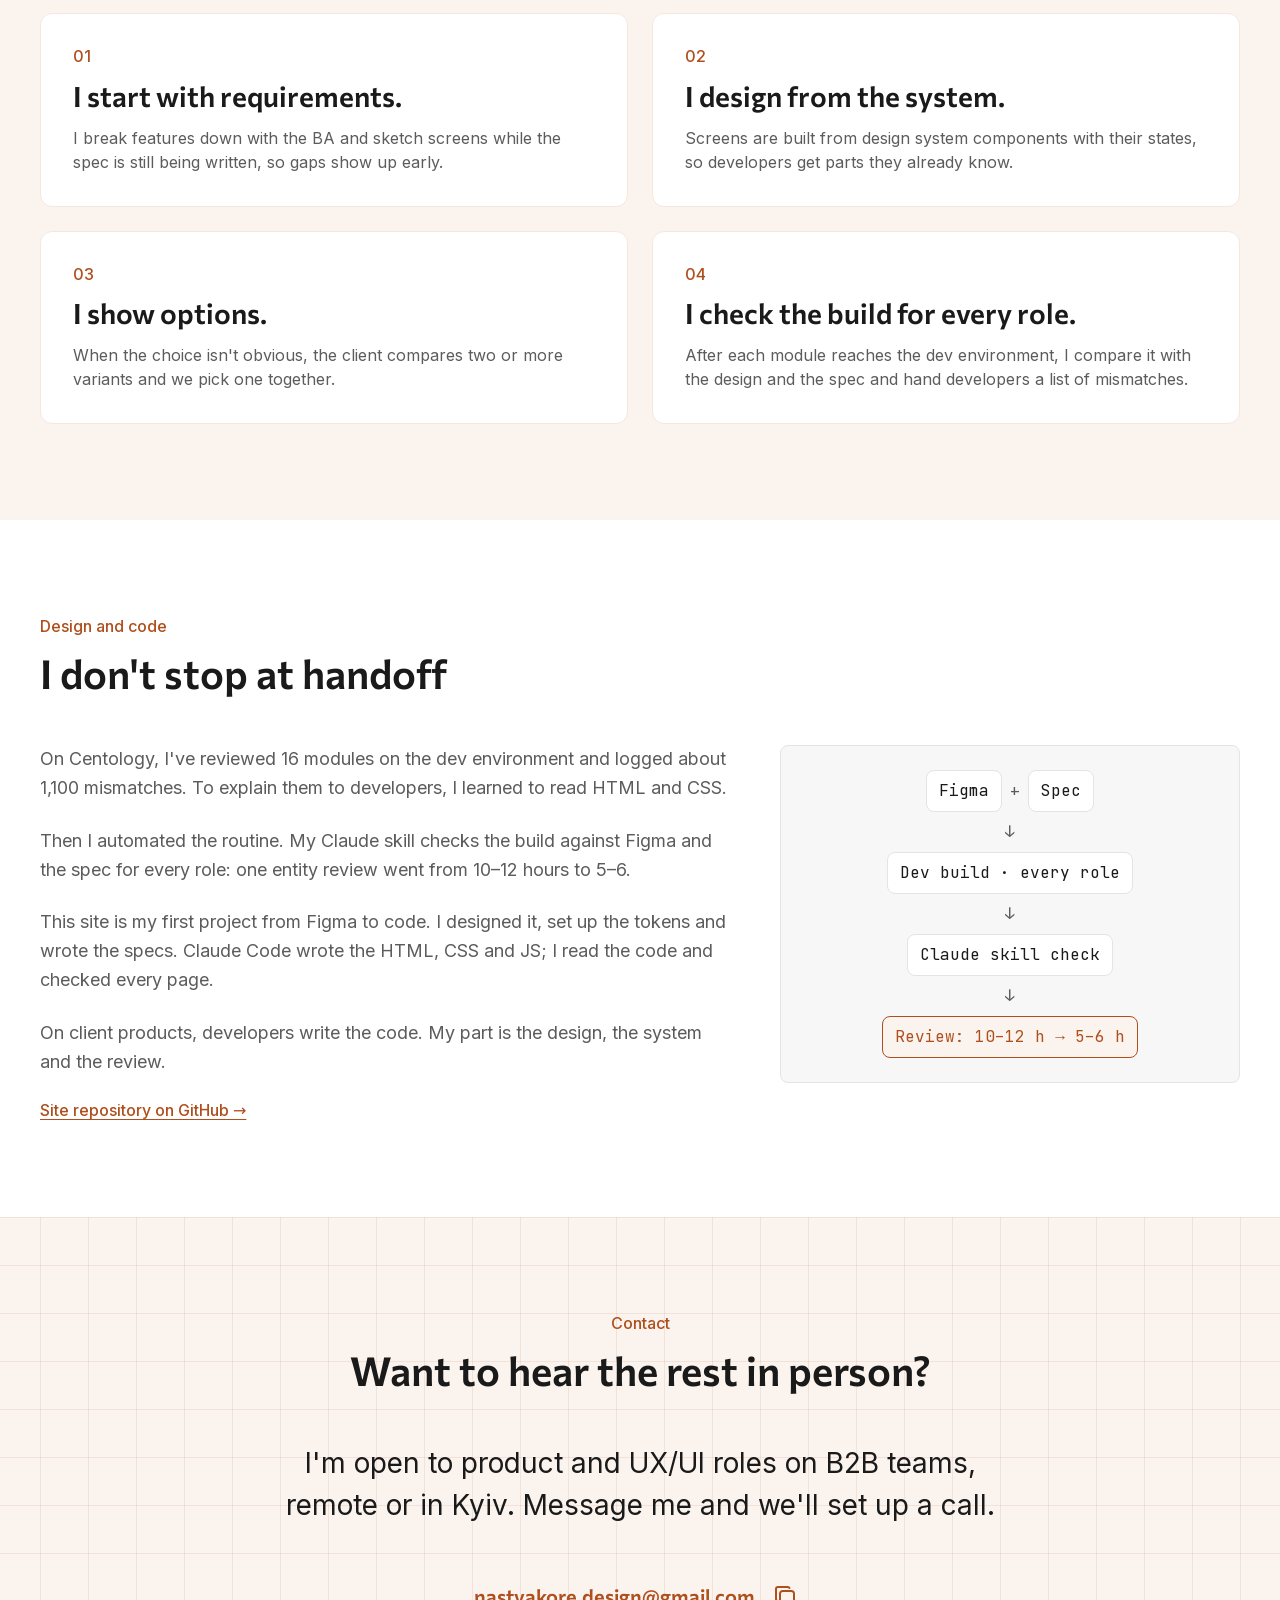
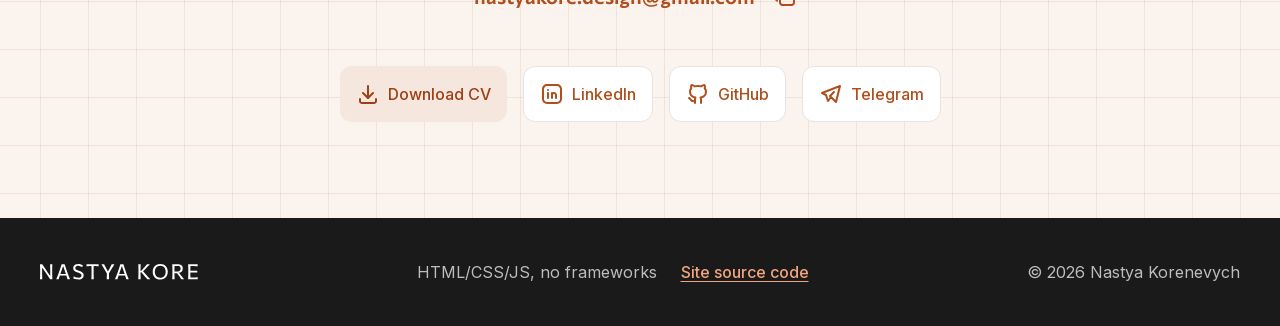
<file: en/about/index.html>
<!doctype html>
<html lang="en">
<head>
  <meta charset="utf-8">
  <meta name="viewport" content="width=device-width, initial-scale=1">
  <title>About — Nastya Korenevych, Product Designer (UX/UI)</title>
  <meta name="description" content="Product designer (UX/UI) in Kyiv. My path into design, how I work on B2B portals and CRMs, and how I take a design all the way to the build.">
  <meta property="og:description" content="Product designer (UX/UI) in Kyiv. My path into design, how I work on B2B portals and CRMs, and how I take a design all the way to the build.">
  <meta property="og:type" content="profile">
  <meta property="og:title" content="About — Nastya Korenevych, Product Designer (UX/UI)">
  <meta property="og:site_name" content="Nastya Korenevych">
  <meta property="og:locale" content="en_US">
  <link rel="canonical" href="https://nastyakore.com/en/about/">
  <meta property="og:url" content="https://nastyakore.com/en/about/">
  <meta property="og:image" content="https://nastyakore.com/assets/img/og/og-about.png">
  <meta property="og:image:width" content="1200">
  <meta property="og:image:height" content="630">
  <meta property="og:image:alt" content="Portrait of Nastya Korenevych next to the About page title">
  <meta name="twitter:card" content="summary_large_image">

  <link rel="icon" href="../../favicon.svg" type="image/svg+xml">
  <link rel="icon" href="../../favicon-32.png" type="image/png" sizes="32x32">
  <link rel="apple-touch-icon" href="../../apple-touch-icon.png">
  <link rel="preload" href="../../assets/fonts/commissioner-variable.woff2" as="font" type="font/woff2" crossorigin>
  <link rel="preload" href="../../assets/fonts/inter-latin.woff2" as="font" type="font/woff2" crossorigin>

  <link rel="stylesheet" href="../../assets/css/tokens.css">
  <link rel="stylesheet" href="../../assets/css/base.css">
  <link rel="stylesheet" href="../../assets/css/components/wordmark.css">
  <link rel="stylesheet" href="../../assets/css/components/header.css">
  <link rel="stylesheet" href="../../assets/css/components/selection.css">
  <link rel="stylesheet" href="../../assets/css/components/about-hero.css">
  <link rel="stylesheet" href="../../assets/css/components/cell-grid.css">
  <link rel="stylesheet" href="../../assets/css/components/section-head.css">
  <link rel="stylesheet" href="../../assets/css/components/about-section.css">
  <link rel="stylesheet" href="../../assets/css/components/path.css">
  <link rel="stylesheet" href="../../assets/css/components/principles.css">
  <link rel="stylesheet" href="../../assets/css/components/text-link.css">
  <link rel="stylesheet" href="../../assets/css/components/cursor-tag.css">
  <link rel="stylesheet" href="../../assets/css/components/flow-diagram.css">
  <link rel="stylesheet" href="../../assets/css/components/contact-section.css">
  <link rel="stylesheet" href="../../assets/css/components/contact-button.css">
  <link rel="stylesheet" href="../../assets/css/components/cv-button.css">
  <link rel="stylesheet" href="../../assets/css/components/email-copy.css">
  <link rel="stylesheet" href="../../assets/css/components/site-footer.css">

  <script src="../../assets/js/menu.js" defer></script>
  <script src="../../assets/js/cursor-tag.js" defer></script>
  <script src="../../assets/js/cell-grid.js" defer></script>
  <script src="../../assets/js/copy-email.js" defer></script>
</head>
<body>
  <a class="skip-link" href="#main">Skip to content</a>

  <svg class="visually-hidden" aria-hidden="true">
    <symbol id="wordmark" viewBox="0 0 158 16">
      <path fill="currentColor" d="M-5.46128e-06 15.2563C0.0279945 14.4303 0.0524945 13.6323 0.0734945 12.8623C0.0944945 12.0923 0.118994 11.2453 0.146995 10.3213V5.29185C0.118994 4.33985 0.0944945 3.47535 0.0734945 2.69835C0.0524945 1.92135 0.0279945 1.11635 -5.46128e-06 0.283346H2.23649C3.06249 1.51535 3.86049 2.70535 4.63049 3.85335C5.40049 4.99435 6.15649 6.11785 6.89849 7.22385L10.059 11.6863H10.227V5.29185C10.199 4.33985 10.1745 3.47535 10.1535 2.69835C10.1325 1.92135 10.108 1.11635 10.08 0.283346H12.3585C12.3375 1.11635 12.313 1.92135 12.285 2.69835C12.257 3.47535 12.2255 4.33985 12.1905 5.29185V10.3213C12.2255 11.2383 12.257 12.0818 12.285 12.8518C12.313 13.6218 12.3375 14.4233 12.3585 15.2563H10.185C9.48499 14.2203 8.74999 13.1388 7.97999 12.0118C7.20999 10.8778 6.36649 9.63885 5.44949 8.29485L2.26799 3.80085H2.11049V10.3213C2.14549 11.2383 2.17349 12.0818 2.19449 12.8518C2.22249 13.6218 2.25049 14.4233 2.27849 15.2563H-5.46128e-06ZM16.2396 15.2563C16.5616 14.4373 16.8976 13.5868 17.2476 12.7048C17.6046 11.8228 17.9371 10.9828 18.2451 10.1848L20.0826 5.03985C20.3836 4.12285 20.6496 3.29335 20.8806 2.55135C21.1186 1.80935 21.3601 1.05335 21.6051 0.283346H24.7026C24.9406 1.03935 25.1751 1.79535 25.4061 2.55135C25.6441 3.30735 25.9066 4.14035 26.1936 5.05035L28.0206 10.2058C28.3426 11.0388 28.6716 11.8893 29.0076 12.7573C29.3506 13.6253 29.6761 14.4583 29.9841 15.2563H27.4641C27.2121 14.3953 26.9461 13.5063 26.6661 12.5893C26.3931 11.6723 26.1306 10.8043 25.8786 9.98535L23.2221 2.13135H23.0331L20.3661 9.91185C20.1001 10.7798 19.8271 11.6688 19.5471 12.5788C19.2671 13.4888 18.9906 14.3813 18.7176 15.2563H16.2396ZM19.2951 11.5603L19.4841 9.95385H26.9706L27.1176 11.5603H19.2951ZM38.3701 15.4873C38.0131 15.4873 37.5616 15.4418 37.0156 15.3508C36.4696 15.2598 35.8816 15.1443 35.2516 15.0043C34.6216 14.8643 34.0056 14.7173 33.4036 14.5633L33.5926 12.5683C34.2646 12.7853 34.9086 12.9813 35.5246 13.1563C36.1476 13.3313 36.7006 13.4713 37.1836 13.5763C37.6736 13.6743 38.0621 13.7233 38.3491 13.7233C38.9231 13.7093 39.4411 13.6218 39.9031 13.4608C40.3721 13.2928 40.7431 13.0338 41.0161 12.6838C41.2961 12.3338 41.4361 11.8683 41.4361 11.2873C41.4361 10.7763 41.2891 10.3528 40.9951 10.0168C40.7011 9.67385 40.2706 9.37985 39.7036 9.13485C39.1436 8.88285 38.4681 8.63435 37.6771 8.38935C36.7321 8.10235 35.9236 7.78385 35.2516 7.43385C34.5866 7.07685 34.0756 6.63935 33.7186 6.12135C33.3686 5.59635 33.1936 4.93135 33.1936 4.12635C33.1936 3.33535 33.3791 2.63185 33.7501 2.01585C34.1211 1.39285 34.6741 0.902847 35.4091 0.545847C36.1441 0.181847 37.0541 -0.000153065 38.1391 -0.000153065C38.3771 -0.000153065 38.6851 0.0348469 39.0631 0.104847C39.4481 0.174847 39.8576 0.262347 40.2916 0.367347C40.7326 0.472346 41.1631 0.580847 41.5831 0.692847C42.0031 0.804847 42.3706 0.902847 42.6856 0.986847L42.5071 2.97135C41.9121 2.76135 41.3206 2.56535 40.7326 2.38335C40.1516 2.20135 39.6406 2.05785 39.1996 1.95285C38.7656 1.84085 38.4716 1.78485 38.3176 1.78485C37.7926 1.79885 37.3061 1.88635 36.8581 2.04735C36.4101 2.20135 36.0496 2.44285 35.7766 2.77185C35.5106 3.10085 35.3776 3.52435 35.3776 4.04235C35.3776 4.49735 35.4966 4.87885 35.7346 5.18685C35.9796 5.49485 36.3576 5.77135 36.8686 6.01635C37.3796 6.25435 38.0446 6.49935 38.8636 6.75135C40.0606 7.13635 41.0056 7.52485 41.6986 7.91685C42.3916 8.30185 42.8816 8.75335 43.1686 9.27135C43.4626 9.78235 43.6096 10.4158 43.6096 11.1718C43.6096 11.9978 43.4241 12.7363 43.0531 13.3873C42.6891 14.0313 42.1186 14.5423 41.3416 14.9203C40.5716 15.2983 39.5811 15.4873 38.3701 15.4873ZM51.3942 15.2563C51.4222 14.4303 51.4467 13.6323 51.4677 12.8623C51.4957 12.0923 51.5237 11.2453 51.5517 10.3213V5.59635C51.5237 4.65135 51.4957 3.79035 51.4677 3.01335C51.4397 2.22935 51.4117 1.42085 51.3837 0.587847L52.3602 2.12085H50.5647C49.7177 2.16285 48.9687 2.20135 48.3177 2.23635C47.6737 2.27135 47.0612 2.30635 46.4802 2.34135V0.283346H58.6707V2.34135C58.0897 2.30635 57.4737 2.27135 56.8227 2.23635C56.1787 2.20135 55.4332 2.16285 54.5862 2.12085H52.7907L53.7777 0.587847C53.7567 1.42085 53.7322 2.22935 53.7042 3.01335C53.6762 3.79035 53.6447 4.65135 53.6097 5.59635V10.3213C53.6447 11.2383 53.6762 12.0818 53.7042 12.8518C53.7322 13.6218 53.7567 14.4233 53.7777 15.2563H51.3942ZM66.9153 9.47085L63.6708 3.89535C63.3208 3.34235 62.9638 2.78235 62.5998 2.21535C62.2358 1.64835 61.8263 1.00435 61.3713 0.283346H64.1223C64.4583 0.941347 64.7488 1.51185 64.9938 1.99485C65.2458 2.47785 65.4803 2.93285 65.6973 3.35985C65.9143 3.77985 66.1523 4.24185 66.4113 4.74585L67.8078 7.25535H68.0073L69.3723 4.82985C69.6453 4.30485 69.8938 3.82185 70.1178 3.38085C70.3488 2.93985 70.5868 2.47785 70.8318 1.99485C71.0838 1.50485 71.3778 0.934347 71.7138 0.283346H74.4123C74.0133 0.913347 73.6248 1.52935 73.2468 2.13135C72.8688 2.72635 72.4978 3.31085 72.1338 3.88485L68.8893 9.47085H66.9153ZM66.7158 15.2563C66.7438 14.4303 66.7683 13.6323 66.7893 12.8623C66.8173 12.0923 66.8453 11.2453 66.8733 10.3213V7.73835H68.9418V10.3213C68.9768 11.2383 69.0083 12.0818 69.0363 12.8518C69.0643 13.6218 69.0888 14.4233 69.1098 15.2563H66.7158ZM74.9879 15.2563C75.3099 14.4373 75.6459 13.5868 75.9959 12.7048C76.3529 11.8228 76.6854 10.9828 76.9934 10.1848L78.8309 5.03985C79.1319 4.12285 79.3979 3.29335 79.6289 2.55135C79.8669 1.80935 80.1084 1.05335 80.3534 0.283346H83.4509C83.6889 1.03935 83.9234 1.79535 84.1544 2.55135C84.3924 3.30735 84.6549 4.14035 84.9419 5.05035L86.7689 10.2058C87.0909 11.0388 87.4199 11.8893 87.7559 12.7573C88.0989 13.6253 88.4244 14.4583 88.7324 15.2563H86.2124C85.9604 14.3953 85.6944 13.5063 85.4144 12.5893C85.1414 11.6723 84.8789 10.8043 84.6269 9.98535L81.9704 2.13135H81.7814L79.1144 9.91185C78.8484 10.7798 78.5754 11.6688 78.2954 12.5788C78.0154 13.4888 77.7389 14.3813 77.4659 15.2563H74.9879ZM78.0434 11.5603L78.2324 9.95385H85.7189L85.8659 11.5603H78.0434ZM107.364 15.2563C106.748 14.5353 106.171 13.8633 105.632 13.2403C105.093 12.6103 104.571 11.9978 104.067 11.4028L101.316 8.34735H100.298V6.66735H101.306L103.689 4.11585C104.228 3.50685 104.757 2.90835 105.275 2.32035C105.793 1.73235 106.395 1.05335 107.081 0.283346H109.916C109.132 1.08135 108.369 1.85835 107.627 2.61435C106.885 3.37035 106.143 4.12985 105.401 4.89285L102.671 7.76985L102.639 6.86685L105.674 10.2793C106.164 10.7973 106.685 11.3573 107.238 11.9593C107.798 12.5613 108.344 13.1493 108.876 13.7233C109.415 14.2973 109.891 14.8083 110.304 15.2563H107.364ZM98.303 15.2563C98.331 14.4303 98.3555 13.6323 98.3765 12.8623C98.3975 12.0923 98.422 11.2453 98.45 10.3213V5.29185C98.422 4.33985 98.3975 3.47535 98.3765 2.69835C98.3555 1.92135 98.331 1.11635 98.303 0.283346H100.686C100.658 1.11635 100.63 1.92135 100.602 2.69835C100.581 3.47535 100.553 4.33985 100.518 5.29185V10.3213C100.553 11.2383 100.581 12.0818 100.602 12.8518C100.63 13.6218 100.658 14.4233 100.686 15.2563H98.303ZM120.314 15.4873C119.033 15.4873 117.913 15.2843 116.954 14.8783C116.002 14.4653 115.207 13.9018 114.57 13.1878C113.94 12.4668 113.468 11.6408 113.153 10.7098C112.845 9.77885 112.691 8.79535 112.691 7.75935C112.691 6.31035 112.981 5.00135 113.562 3.83235C114.15 2.65635 115.008 1.72535 116.135 1.03935C117.262 0.353347 118.63 0.0103474 120.24 0.0103474C121.472 0.0103474 122.557 0.209847 123.495 0.608847C124.433 1.00085 125.221 1.55385 125.858 2.26785C126.495 2.97485 126.974 3.79735 127.296 4.73535C127.618 5.67335 127.779 6.67785 127.779 7.74885C127.779 9.22585 127.485 10.5488 126.897 11.7178C126.309 12.8868 125.455 13.8073 124.335 14.4793C123.222 15.1513 121.882 15.4873 120.314 15.4873ZM120.261 13.7233C121.192 13.6953 121.997 13.5168 122.676 13.1878C123.355 12.8588 123.912 12.4213 124.346 11.8753C124.787 11.3223 125.109 10.6923 125.312 9.98535C125.522 9.27835 125.627 8.53285 125.627 7.74885C125.627 6.90185 125.515 6.12135 125.291 5.40735C125.067 4.69335 124.727 4.07035 124.272 3.53835C123.824 3.00635 123.264 2.58635 122.592 2.27835C121.927 1.97035 121.15 1.80235 120.261 1.77435C119.344 1.80235 118.546 1.97735 117.867 2.29935C117.188 2.62135 116.625 3.05535 116.177 3.60135C115.729 4.14735 115.393 4.77735 115.169 5.49135C114.952 6.19835 114.843 6.95085 114.843 7.74885C114.843 8.54685 114.948 9.30285 115.158 10.0168C115.375 10.7238 115.704 11.3503 116.145 11.8963C116.586 12.4423 117.146 12.8763 117.825 13.1983C118.511 13.5203 119.323 13.6953 120.261 13.7233ZM132.25 15.2563C132.278 14.4303 132.303 13.6323 132.324 12.8623C132.352 12.0853 132.38 11.2348 132.408 10.3108V5.28135C132.38 4.32935 132.352 3.46835 132.324 2.69835C132.303 1.92135 132.278 1.11635 132.25 0.283346C132.705 0.276347 133.209 0.269347 133.762 0.262347C134.322 0.255347 134.921 0.248347 135.558 0.241347C136.195 0.234347 136.863 0.227347 137.563 0.220347C138.711 0.220347 139.667 0.360347 140.43 0.640347C141.2 0.920347 141.777 1.36485 142.162 1.97385C142.547 2.58285 142.74 3.38085 142.74 4.36785C142.74 5.18685 142.579 5.93935 142.257 6.62535C141.935 7.30435 141.403 7.85035 140.661 8.26335C139.926 8.66935 138.932 8.87585 137.679 8.88285L138.351 7.99035L140.671 10.9513C141.049 11.3993 141.448 11.8823 141.868 12.4003C142.288 12.9113 142.701 13.4153 143.107 13.9123C143.513 14.4023 143.881 14.8503 144.21 15.2563H141.448C141.007 14.6333 140.58 14.0313 140.167 13.4503C139.754 12.8693 139.345 12.2953 138.939 11.7283L136.261 8.23185L137.521 9.27135H134.077V7.57035H136.881C137.728 7.57035 138.424 7.47585 138.97 7.28685C139.523 7.09085 139.936 6.77235 140.209 6.33135C140.482 5.89035 140.619 5.30935 140.619 4.58835C140.619 3.97935 140.521 3.50335 140.325 3.16035C140.129 2.81035 139.873 2.55135 139.558 2.38335C139.25 2.21535 138.911 2.11035 138.54 2.06835C138.176 2.01935 137.822 1.99485 137.479 1.99485H133.027L134.613 0.587847C134.592 1.42085 134.567 2.22935 134.539 3.01335C134.511 3.79035 134.483 4.64785 134.455 5.58585V10.3108C134.483 11.2348 134.511 12.0818 134.539 12.8518C134.567 13.6218 134.592 14.4233 134.613 15.2563H132.25ZM148.142 15.2563C148.17 14.4303 148.195 13.6323 148.216 12.8623C148.244 12.0853 148.272 11.2348 148.3 10.3108V5.28135C148.272 4.32935 148.244 3.46835 148.216 2.69835C148.195 1.92835 148.17 1.12335 148.142 0.283346H157.676V2.23635C156.983 2.20135 156.238 2.16985 155.44 2.14185C154.649 2.11385 153.714 2.08235 152.636 2.04735H149.192L150.505 0.587847C150.484 1.42085 150.456 2.22935 150.421 3.01335C150.393 3.79035 150.365 4.64785 150.337 5.58585V10.0063C150.365 10.9233 150.393 11.7668 150.421 12.5368C150.449 13.2998 150.477 14.1048 150.505 14.9518L149.297 13.4923H152.804C153.714 13.4573 154.572 13.4258 155.377 13.3978C156.189 13.3698 156.966 13.3383 157.708 13.3033V15.2563H148.142ZM149.875 8.52585V6.81435H152.762C153.728 6.78635 154.558 6.76535 155.251 6.75135C155.951 6.73035 156.626 6.71285 157.277 6.69885V8.60985C156.591 8.59585 155.902 8.58185 155.209 8.56785C154.516 8.55385 153.697 8.53985 152.752 8.52585H149.875Z"/>
    </symbol>
  </svg>

  <header class="site-header">
    <div class="site-header__bar container">
      <a class="wordmark" href="../" aria-label="Nastya Korenevych — home">
        <svg width="158" height="16" aria-hidden="true"><use href="#wordmark"/></svg>
      <span class="selection selection--focus-only" aria-hidden="true"><i></i><i></i><i></i><i></i></span></a>

      <div class="site-header__actions">
        <nav class="site-header__nav" aria-label="Main">
          <a class="site-header__link" href="../#work">Work<span class="selection selection--interactive" aria-hidden="true"><i></i><i></i><i></i><i></i></span></a>
          <a class="site-header__link" href="./" aria-current="page">About<span class="selection selection--interactive" aria-hidden="true"><i></i><i></i><i></i><i></i></span></a>
          <a class="site-header__link" href="#contact">Contact<span class="selection selection--interactive" aria-hidden="true"><i></i><i></i><i></i><i></i></span></a>
          <a class="nav-cv-button" href="../../cv-nastya-korenevych.pdf" download aria-label="CV (PDF)">
            CV
            <svg width="18" height="18" viewBox="0 0 18 18" fill="none" stroke="currentColor" stroke-width="1.5" stroke-linecap="round" stroke-linejoin="round" aria-hidden="true">
              <path d="M3 12.75V14.25C3 14.6478 3.15804 15.0294 3.43934 15.3107C3.72064 15.592 4.10218 15.75 4.5 15.75H13.5C13.8978 15.75 14.2794 15.592 14.5607 15.3107C14.842 15.0294 15 14.6478 15 14.25V12.75"/>
              <path d="M5.25 8.25L9 12L12.75 8.25"/>
              <path d="M9 3V12"/>
            </svg>
          <span class="selection selection--interactive" aria-hidden="true"><i></i><i></i><i></i><i></i></span></a>
        </nav>
        <button class="menu-button site-header__burger" type="button" popovertarget="site-menu" aria-expanded="false" aria-label="Menu">
          <svg width="22" height="22" viewBox="0 0 22 22" fill="none" stroke="currentColor" stroke-width="1.83333" stroke-linecap="round" stroke-linejoin="round" aria-hidden="true">
            <path d="M3.66667 7.33333H18.3333"/>
            <path d="M3.66667 14.6667H18.3333"/>
          </svg>
        <span class="selection selection--interactive" aria-hidden="true"><i></i><i></i><i></i><i></i></span></button>
      </div>
    </div>
  </header>

  <div class="site-menu" id="site-menu" popover role="dialog" aria-modal="true" aria-label="Menu">
    <div class="site-header__bar container">
      <a class="wordmark" href="../" aria-label="Nastya Korenevych — home">
        <svg width="158" height="16" aria-hidden="true"><use href="#wordmark"/></svg>
      <span class="selection selection--focus-only" aria-hidden="true"><i></i><i></i><i></i><i></i></span></a>
      <div class="site-header__actions">
        <a class="nav-cv-button" href="../../cv-nastya-korenevych.pdf" download aria-label="CV (PDF)">
          CV
          <svg width="18" height="18" viewBox="0 0 18 18" fill="none" stroke="currentColor" stroke-width="1.5" stroke-linecap="round" stroke-linejoin="round" aria-hidden="true">
            <path d="M3 12.75V14.25C3 14.6478 3.15804 15.0294 3.43934 15.3107C3.72064 15.592 4.10218 15.75 4.5 15.75H13.5C13.8978 15.75 14.2794 15.592 14.5607 15.3107C14.842 15.0294 15 14.6478 15 14.25V12.75"/>
            <path d="M5.25 8.25L9 12L12.75 8.25"/>
            <path d="M9 3V12"/>
          </svg>
        <span class="selection selection--interactive" aria-hidden="true"><i></i><i></i><i></i><i></i></span></a>
        <button class="menu-button" type="button" popovertarget="site-menu" popovertargetaction="hide" aria-label="Close menu" autofocus>
          <svg width="22" height="22" viewBox="0 0 22 22" fill="none" stroke="currentColor" stroke-width="1.83333" stroke-linecap="round" stroke-linejoin="round" aria-hidden="true">
            <path d="M16.5 5.5L5.5 16.5"/>
            <path d="M5.5 5.5L16.5 16.5"/>
          </svg>
        <span class="selection selection--interactive" aria-hidden="true"><i></i><i></i><i></i><i></i></span></button>
      </div>
    </div>

    <div class="site-menu__body">
      <nav class="site-menu__nav" aria-label="Main">
        <a class="site-menu__link" href="../#work">Work<span class="selection selection--interactive" aria-hidden="true"><i></i><i></i><i></i><i></i></span></a>
        <a class="site-menu__link" href="./" aria-current="page">About<span class="selection selection--interactive" aria-hidden="true"><i></i><i></i><i></i><i></i></span></a>
        <a class="site-menu__link" href="#contact">Contact<span class="selection selection--interactive" aria-hidden="true"><i></i><i></i><i></i><i></i></span></a>
      </nav>
    </div>
  </div>

  <main id="main">
    <section class="about-hero" aria-labelledby="about-title">
      <div class="cell-grid cell-grid--dots cell-grid--light" aria-hidden="true"></div>
      <div class="about-hero__inner container">
        <div class="about-hero__intro">
          <p class="eyebrow">About</p>
          <h1 id="about-title">I'm a product designer who checks her work in code</h1>
          <p class="about-hero__lead">I'm Nastya, a product designer in Kyiv. I design portals and CRMs for fintech and healthcare, build the design system behind them, and review what developers ship, role by role.</p>
        </div>
        <div class="about-hero__photo">
          <img src="../../assets/img/about/nastya-korenevych-portrait.webp" srcset="../../assets/img/about/nastya-korenevych-portrait.webp 1x, ../../assets/img/about/nastya-korenevych-portrait@2x.webp 2x" width="460" height="435" alt="Nastya Korenevych smiling at the camera">
          <span class="selection" aria-hidden="true"><i></i><i></i><i></i><i></i></span>
        </div>
        <p class="about-hero__facts">Kyiv, Ukraine · Remote or on-site · In design since 2022 · English B2</p>
      </div>
    </section>

    <section class="about-section about-section--surface" aria-labelledby="path-title">
      <div class="about-section__inner container">
        <div class="section-head section-head--start">
          <p class="eyebrow">My path</p>
          <h2 id="path-title">From choir conducting to product design</h2>
        </div>
        <ol class="path" role="list">
          <li class="path__stop">
            <span class="path__marker"><svg width="24" height="24" viewBox="0 0 24 24" fill="none" stroke="currentColor" stroke-width="2" stroke-linecap="round" stroke-linejoin="round" aria-hidden="true"><path d="M3 21H21"/><path d="M9 8H10"/><path d="M9 12H10"/><path d="M9 16H10"/><path d="M14 8H15"/><path d="M14 12H15"/><path d="M14 16H15"/><path d="M5 21V5C5 3.9 5.9 3 7 3H17C18.1 3 19 3.9 19 5V21"/></svg></span>
            <div class="path__text">
              <p class="path__label">Childhood</p>
              <p class="path__desc">As a kid, I wanted to be an architect. I didn't become one, but I built houses and whole structures in Minecraft's creative mode and even ran a YouTube channel about my builds. Looking back, that's where design started for me.</p>
            </div>
          </li>
          <li class="path__stop">
            <span class="path__marker"><svg width="24" height="24" viewBox="0 0 24 24" fill="none" stroke="currentColor" stroke-width="2" stroke-linecap="round" stroke-linejoin="round" aria-hidden="true"><path d="M3 17C3 18.66 4.34 20 6 20C7.66 20 9 18.66 9 17C9 15.34 7.66 14 6 14C4.34 14 3 15.34 3 17Z"/><path d="M13 17C13 18.66 14.34 20 16 20C17.66 20 19 18.66 19 17C19 15.34 17.66 14 16 14C14.34 14 13 15.34 13 17Z"/><path d="M9 17V4H19V17"/><path d="M9 8H19"/></svg></span>
            <div class="path__text">
              <p class="path__label">Choir conducting</p>
              <p class="path__desc">I also sang, and music won: I trained as a choir conductor and taught at a school for a few months. Those months showed me teaching wasn't for me.</p>
            </div>
          </li>
          <li class="path__stop path__stop--now">
            <span class="path__marker"><svg width="24" height="24" viewBox="0 0 24 24" fill="none" stroke="currentColor" stroke-width="2" stroke-linecap="round" stroke-linejoin="round" aria-hidden="true"><path d="M4 20H8L18.5 9.5C19.6 8.4 19.6 6.6 18.5 5.5C17.4 4.4 15.6 4.4 14.5 5.5L4 16V20"/><path d="M13.5 6.5L17.5 10.5"/></svg></span>
            <div class="path__text">
              <p class="path__label">Product design</p>
              <p class="path__desc">I was always at home with computers, so I tried design and stayed. I started on Upwork in 2022 with landing pages and online stores, then joined a Canadian eCommerce agency as their second designer. Since 2023, I've designed B2B portals and CRMs for fintech and healthcare at Empeek.</p>
            </div>
          </li>
        </ol>
      </div>
    </section>

    <section class="about-section about-section--tint" aria-labelledby="work-title">
      <div class="about-section__inner container">
        <div class="section-head section-head--start">
          <p class="eyebrow">How I work</p>
          <h2 id="work-title">Spec first, then Figma, then the build</h2>
        </div>
        <ol class="principles" role="list">
          <li class="principle">
            <p class="principle__num" aria-hidden="true">01</p>
            <h3>I start with requirements.</h3>
            <p class="principle__desc">I break features down with the BA and sketch screens while the spec is still being written, so gaps show up early.</p>
          </li>
          <li class="principle">
            <p class="principle__num" aria-hidden="true">02</p>
            <h3>I design from the system.</h3>
            <p class="principle__desc">Screens are built from design system components with their states, so developers get parts they already know.</p>
          </li>
          <li class="principle">
            <p class="principle__num" aria-hidden="true">03</p>
            <h3>I show options.</h3>
            <p class="principle__desc">When the choice isn't obvious, the client compares two or more variants and we pick one together.</p>
          </li>
          <li class="principle">
            <p class="principle__num" aria-hidden="true">04</p>
            <h3>I check the build for every role.</h3>
            <p class="principle__desc">After each module reaches the dev environment, I compare it with the design and the spec and hand developers a list of mismatches.</p>
          </li>
        </ol>
      </div>
    </section>

    <section class="about-section" aria-labelledby="code-title">
      <div class="about-section__inner container">
        <div class="section-head section-head--start">
          <p class="eyebrow">Design and code</p>
          <h2 id="code-title">I don't stop at handoff</h2>
        </div>
        <div class="about-section__row">
          <div class="about-section__text">
            <p>On Centology, I've reviewed 16 modules on the dev environment and logged about 1,100 mismatches. To explain them to developers, I learned to read HTML and CSS.</p>
            <p>Then I automated the routine. My Claude skill checks the build against Figma and the spec for every role: one entity review went from 10–12 hours to 5–6.</p>
            <p>This site is my first project from Figma to code. I designed it, set up the tokens and wrote the specs. Claude Code wrote the HTML, CSS and JS; I read the code and checked every page.</p>
            <p>On client products, developers write the code. My part is the design, the system and the review.</p>
            <a class="text-link" href="https://github.com/nastyakoredesign/portfolio" target="_blank" rel="noopener">Site repository on GitHub <span aria-hidden="true">→</span><span class="visually-hidden"> (opens in a new tab)</span><span class="selection selection--interactive" aria-hidden="true"><i></i><i></i><i></i><i></i></span></a>
          </div>
          <div class="flow-diagram" role="img" aria-label="Diagram: my Claude skill checks the dev build for every role against Figma and the spec; one review went from 10–12 hours to 5–6.">
            <div class="flow-diagram__row" aria-hidden="true">
              <span class="flow-diagram__chip">Figma</span>
              <span class="flow-diagram__sign">+</span>
              <span class="flow-diagram__chip">Spec</span>
            </div>
            <span class="flow-diagram__sign" aria-hidden="true">↓</span>
            <span class="flow-diagram__chip" aria-hidden="true">Dev build · every role</span>
            <span class="flow-diagram__sign" aria-hidden="true">↓</span>
            <span class="flow-diagram__chip" aria-hidden="true">Claude skill check</span>
            <span class="flow-diagram__sign" aria-hidden="true">↓</span>
            <span class="flow-diagram__chip flow-diagram__chip--result" aria-hidden="true">Review: 10–12 h → 5–6 h</span>
          </div>
        </div>
      </div>
    </section>

    <section class="contact-section" id="contact" aria-labelledby="contact-title">
      <div class="cell-grid" aria-hidden="true"></div>
      <div class="section-head container">
        <p class="eyebrow">Contact</p>
        <h2 id="contact-title">Want to hear the rest in person?</h2>
      </div>
      <p class="contact-section__lead container">I'm open to product and UX/UI roles on B2B teams, remote or in Kyiv. Message me and we'll set up a call.</p>

      <div class="email-copy container" data-copied-label="Email copied">
        <div class="email-copy__row">
          <p class="email-copy__address">nastyakore.design@gmail.com</p>
          <button class="email-copy__button" type="button" aria-label="Copy email" hidden>
            <span class="email-copy__icon email-copy__icon--copy"><svg width="24" height="24" viewBox="0 0 24 24" fill="none" stroke="currentColor" stroke-width="2" stroke-linecap="round" stroke-linejoin="round" aria-hidden="true"><path d="M4.012 16.737C3.70534 16.5622 3.45027 16.3095 3.27258 16.0045C3.09488 15.6995 3.00085 15.353 3 15V5C3 3.9 3.9 3 5 3H15C15.75 3 16.158 3.385 16.5 4"/><path d="M7 9.667C7 8.95967 7.28099 8.28131 7.78115 7.78115C8.28131 7.28099 8.95967 7 9.667 7H18.333C18.6832 7 19.03 7.06898 19.3536 7.20301C19.6772 7.33704 19.9712 7.53349 20.2189 7.78115C20.4665 8.0288 20.663 8.32281 20.797 8.64638C20.931 8.96996 21 9.31676 21 9.667V18.333C21 18.6832 20.931 19.03 20.797 19.3536C20.663 19.6772 20.4665 19.9712 20.2189 20.2189C19.9712 20.4665 19.6772 20.663 19.3536 20.797C19.03 20.931 18.6832 21 18.333 21H9.667C9.31676 21 8.96996 20.931 8.64638 20.797C8.32281 20.663 8.0288 20.4665 7.78115 20.2189C7.53349 19.9712 7.33704 19.6772 7.20301 19.3536C7.06898 19.03 7 18.6832 7 18.333V9.667Z"/></svg></span>
            <span class="email-copy__icon email-copy__icon--check"><svg width="24" height="24" viewBox="0 0 24 24" fill="none" stroke="currentColor" stroke-width="2" stroke-linecap="round" stroke-linejoin="round" aria-hidden="true"><path d="M5 12L10 17L20 7"/></svg></span>
            <span class="selection selection--interactive" aria-hidden="true"><i></i><i></i><i></i><i></i></span>
          </button>
          <span class="email-copy__status" aria-live="polite"></span>
        </div>
      </div>

      <ul class="contact-section__links container" role="list">
        <li>
          <a class="cv-button" href="../../cv-nastya-korenevych.pdf" download><svg width="24" height="24" viewBox="0 0 24 24" fill="none" stroke="currentColor" stroke-width="2" stroke-linecap="round" stroke-linejoin="round" aria-hidden="true"><path d="M4 17V19C4 19.5304 4.21071 20.0391 4.58579 20.4142C4.96086 20.7893 5.46957 21 6 21H18C18.5304 21 19.0391 20.7893 19.4142 20.4142C19.7893 20.0391 20 19.5304 20 19V17"/><path d="M7 11L12 16L17 11"/><path d="M12 4V16"/></svg>Download CV<span class="selection selection--interactive" aria-hidden="true"><i></i><i></i><i></i><i></i></span></a><!-- check:ignore -->
        </li>
        <li>
          <a class="contact-button" href="https://www.linkedin.com/in/nastyakore/" target="_blank" rel="noopener"><svg width="24" height="24" viewBox="0 0 24 24" fill="none" stroke="currentColor" stroke-width="2" stroke-linecap="round" stroke-linejoin="round" aria-hidden="true"><path d="M8 11V16M8 8V8.01M12 16V11M16 16V13C16 12.4696 15.7893 11.9609 15.4142 11.5858C15.0391 11.2107 14.5304 11 14 11C13.4696 11 12.9609 11.2107 12.5858 11.5858C12.2107 11.9609 12 12.4696 12 13M3 7C3 5.93913 3.42143 4.92172 4.17157 4.17157C4.92172 3.42143 5.93913 3 7 3H17C18.0609 3 19.0783 3.42143 19.8284 4.17157C20.5786 4.92172 21 5.93913 21 7V17C21 18.0609 20.5786 19.0783 19.8284 19.8284C19.0783 20.5786 18.0609 21 17 21H7C5.93913 21 4.92172 20.5786 4.17157 19.8284C3.42143 19.0783 3 18.0609 3 17V7Z"/></svg>LinkedIn <span class="visually-hidden">(opens in a new tab)</span><span class="selection selection--interactive" aria-hidden="true"><i></i><i></i><i></i><i></i></span></a>
        </li>
        <li>
          <a class="contact-button" href="https://github.com/nastyakoredesign" target="_blank" rel="noopener"><svg width="24" height="24" viewBox="0 0 24 24" fill="none" stroke="currentColor" stroke-width="2" stroke-linecap="round" stroke-linejoin="round" aria-hidden="true"><path d="M9 19C4.7 20.4 4.7 16.5 3 16M9 19V17.5C8.9 16.7 8.9 16.1 9.5 15.5C6.7 15.2 4 14.1 4 9.5C4.00122 8.30496 4.46745 7.15731 5.3 6.3C4.90953 5.26197 4.94548 4.11163 5.4 3.1C5.4 3.1 6.5 2.8 8.9 4.4C10.9328 3.87059 13.0672 3.87059 15.1 4.4C17.5 2.8 18.6 3.1 18.6 3.1C19.0545 4.11163 19.0905 5.26197 18.7 6.3C19.5325 7.15731 19.9988 8.30496 20 9.5C20 14.1 17.3 15.2 14.5 15.5C15.1 16.1 15 16.5 15 17.5V21M9 19V21"/></svg>GitHub <span class="visually-hidden">(opens in a new tab)</span><span class="selection selection--interactive" aria-hidden="true"><i></i><i></i><i></i><i></i></span></a>
        </li>
        <li>
          <a class="contact-button" href="https://t.me/NastyaKore" target="_blank" rel="noopener"><svg width="24" height="24" viewBox="0 0 24 24" fill="none" stroke="currentColor" stroke-width="2" stroke-linecap="round" stroke-linejoin="round" aria-hidden="true"><path d="M15 10L11 14L12 15M12 15L17 20L21 4L3 11L7 13L9 19L12 15Z"/></svg>Telegram <span class="visually-hidden">(opens in a new tab)</span><span class="selection selection--interactive" aria-hidden="true"><i></i><i></i><i></i><i></i></span></a>
        </li>
      </ul>
    </section>
  </main>

  <footer class="site-footer">
    <div class="site-footer__inner container">
      <a class="wordmark site-footer__wordmark" href="../" aria-label="Nastya Korenevych — home">
        <svg width="158" height="16" aria-hidden="true"><use href="#wordmark"/></svg>
      <span class="selection selection--focus-only" aria-hidden="true"><i></i><i></i><i></i><i></i></span></a>

      <div class="site-footer__meta">
        <p class="site-footer__made">HTML/CSS/JS, no frameworks</p>
        <a class="text-link text-link--dark" href="https://github.com/nastyakoredesign/portfolio" target="_blank" rel="noopener">Site source code<span class="visually-hidden"> (opens in a new tab)</span><span class="selection selection--interactive" aria-hidden="true"><i></i><i></i><i></i><i></i></span></a>
      </div>

      <p class="site-footer__copyright">© 2026 Nastya Korenevych</p>
    </div>
  </footer>
</body>
</html>
</file>
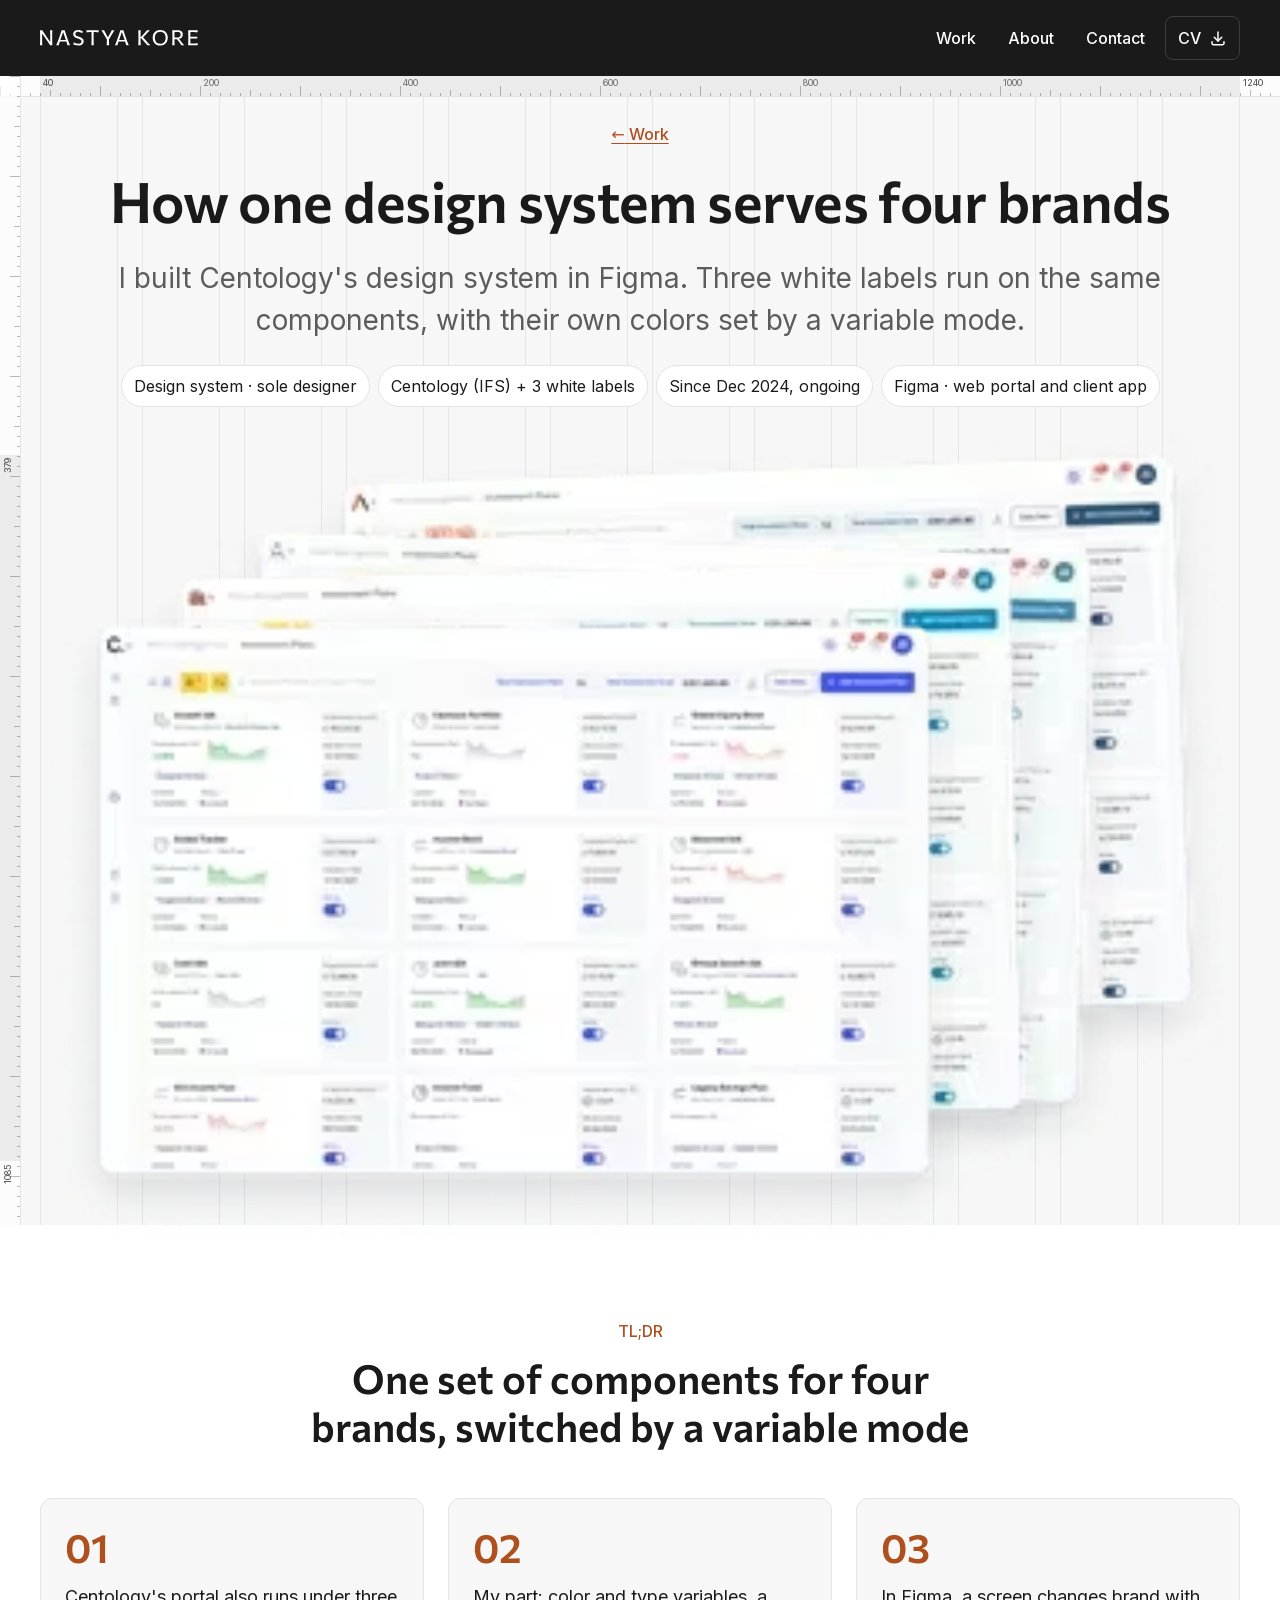
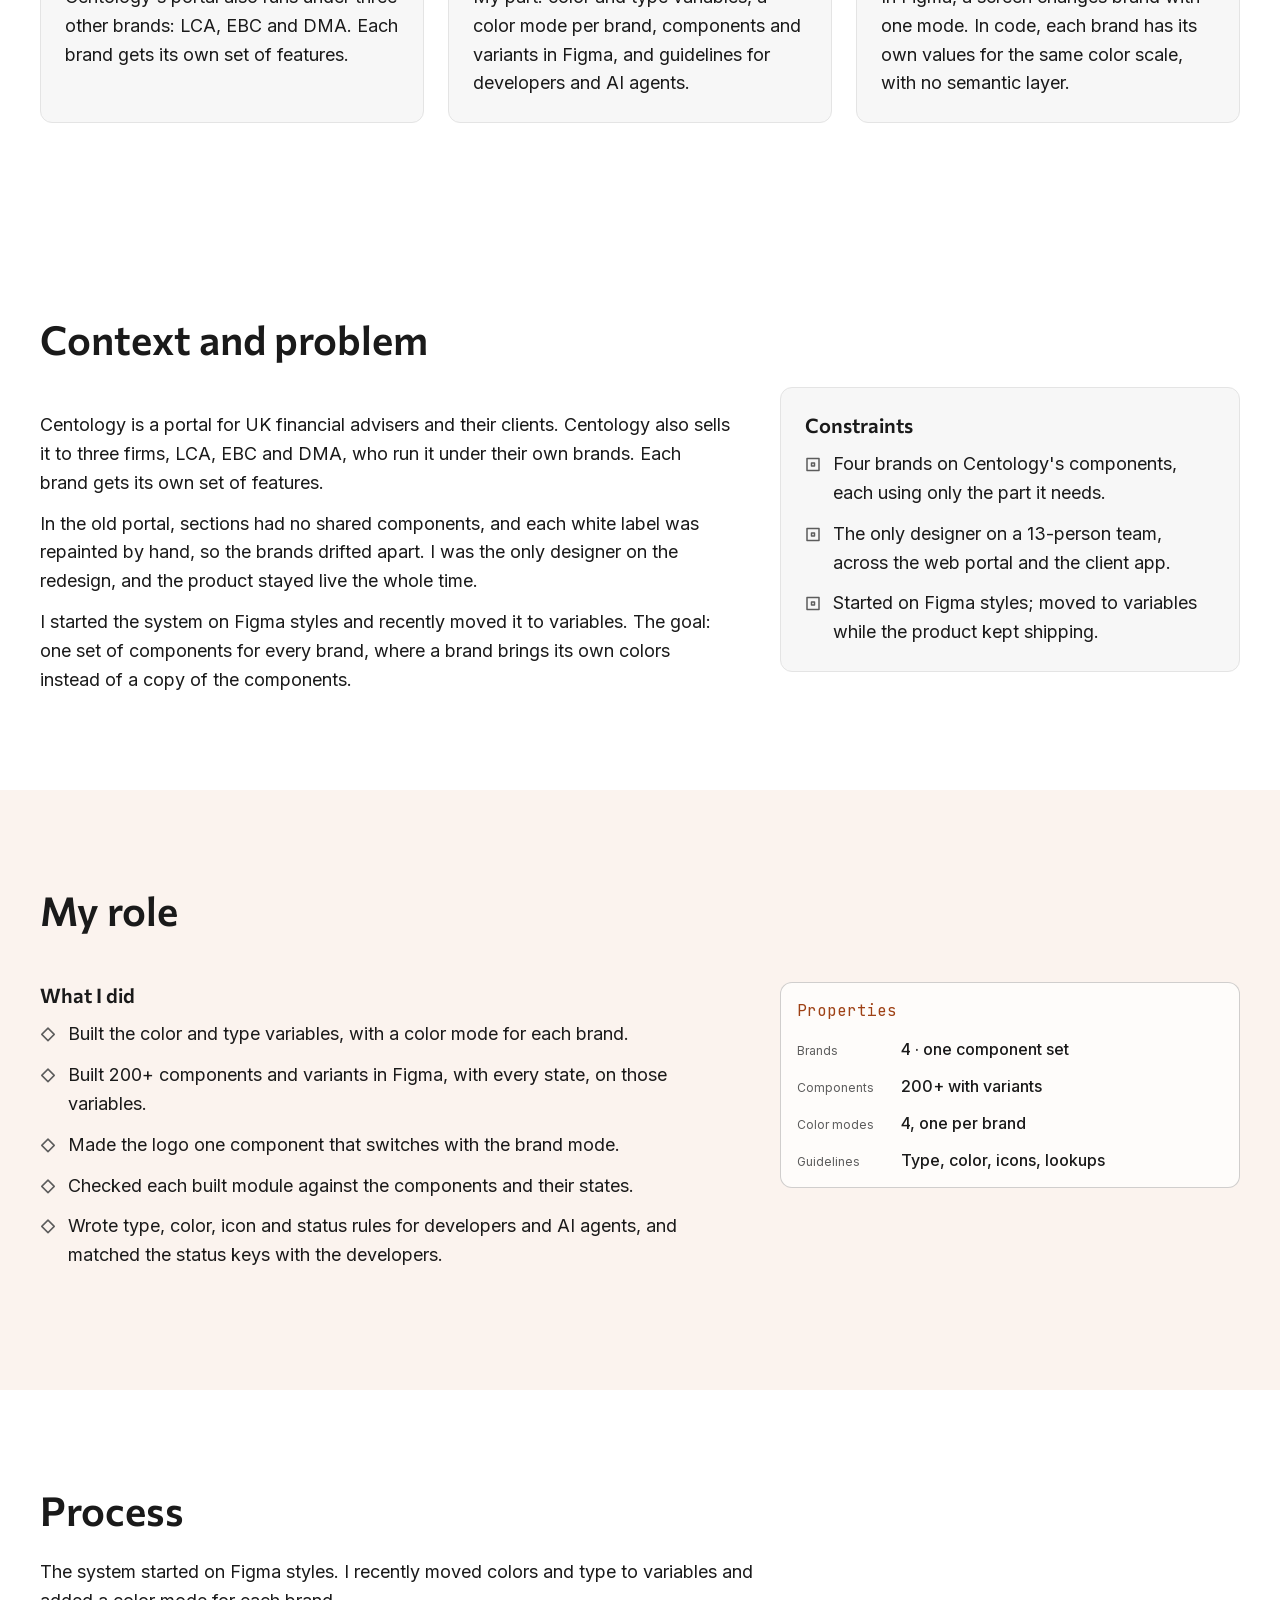
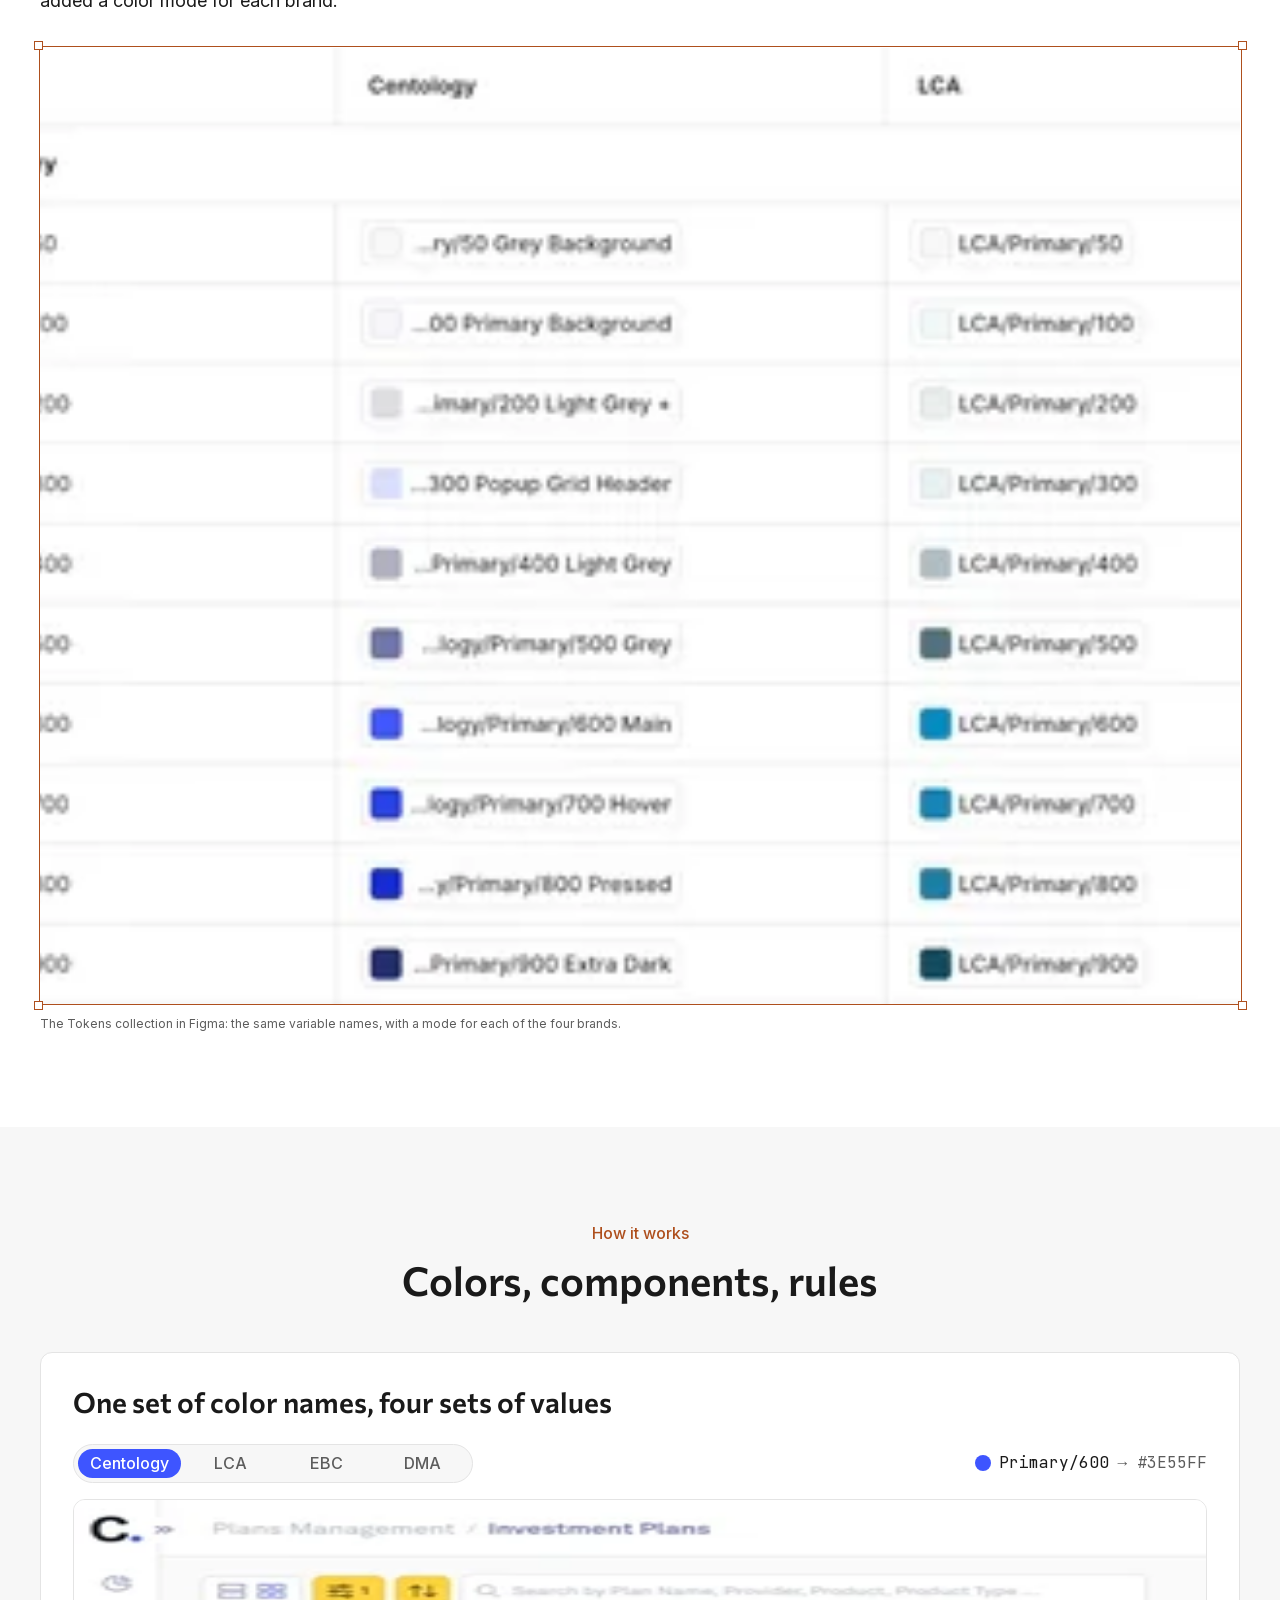
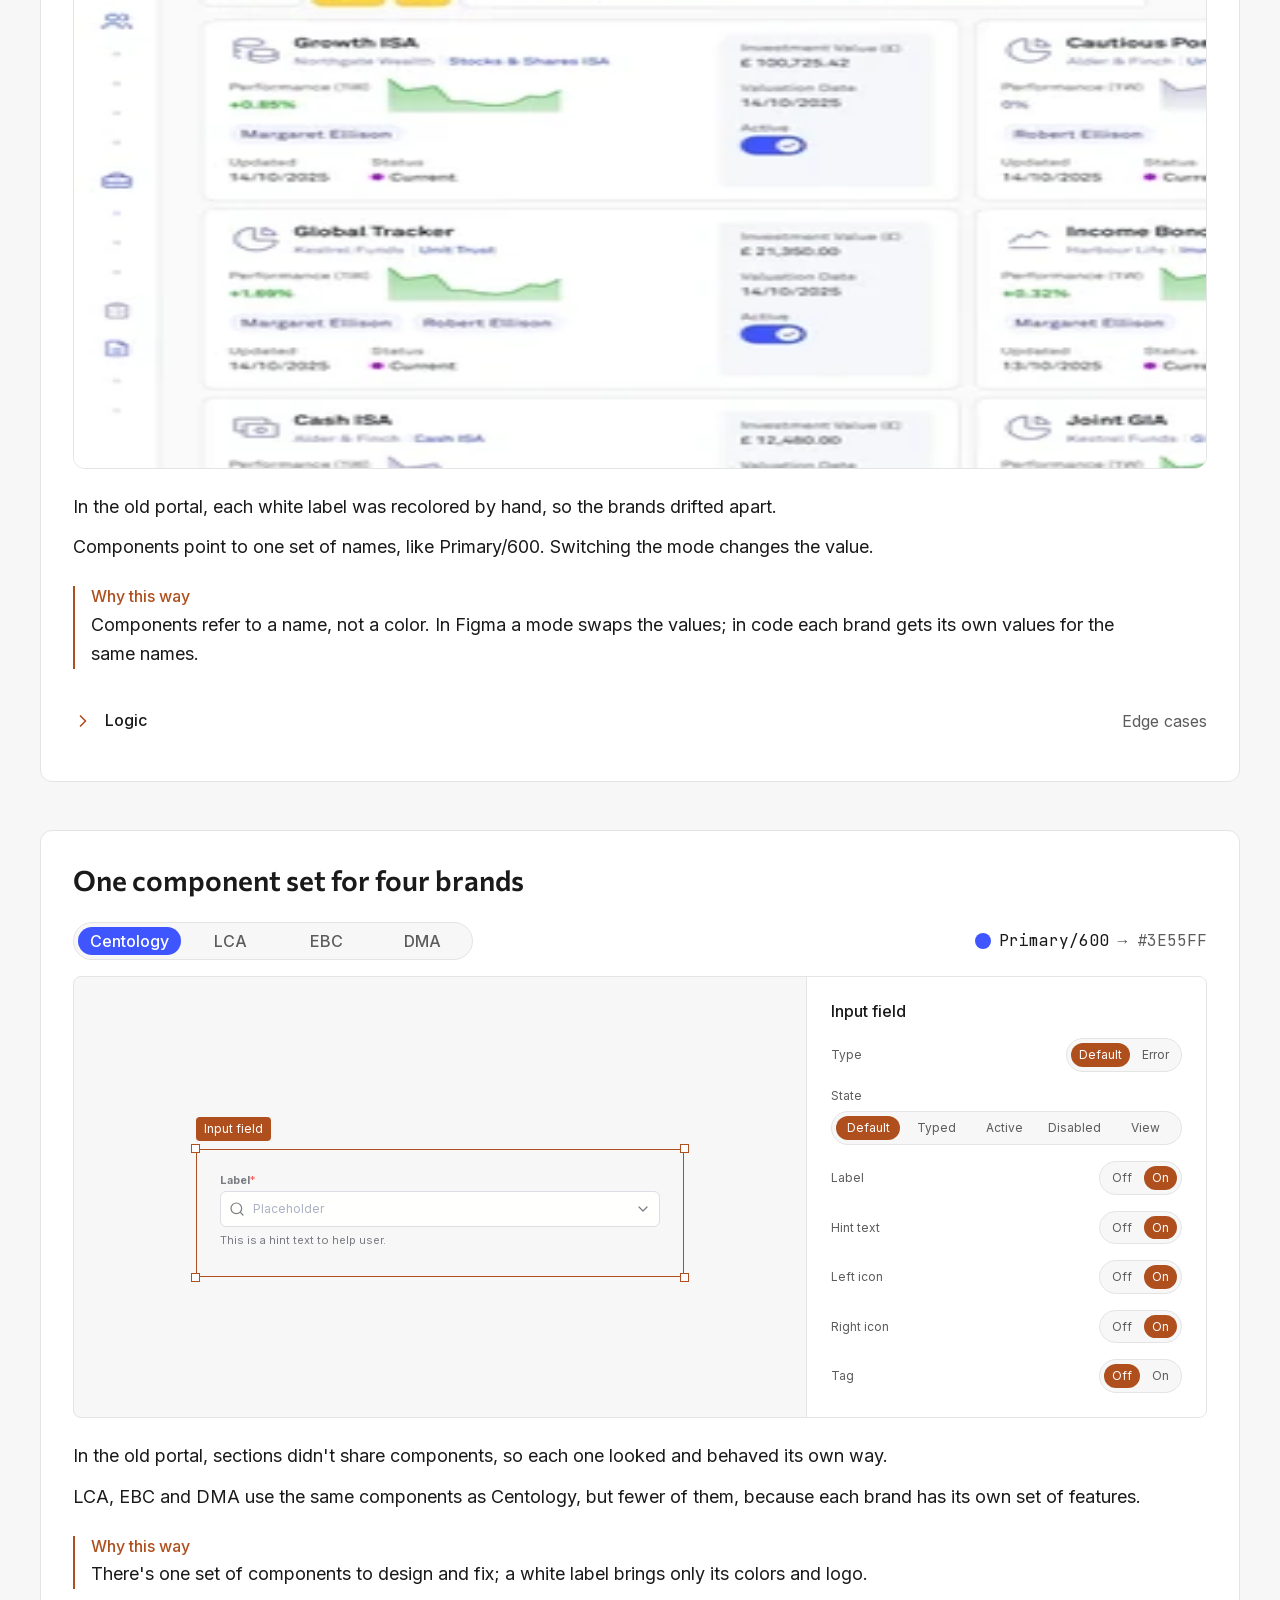
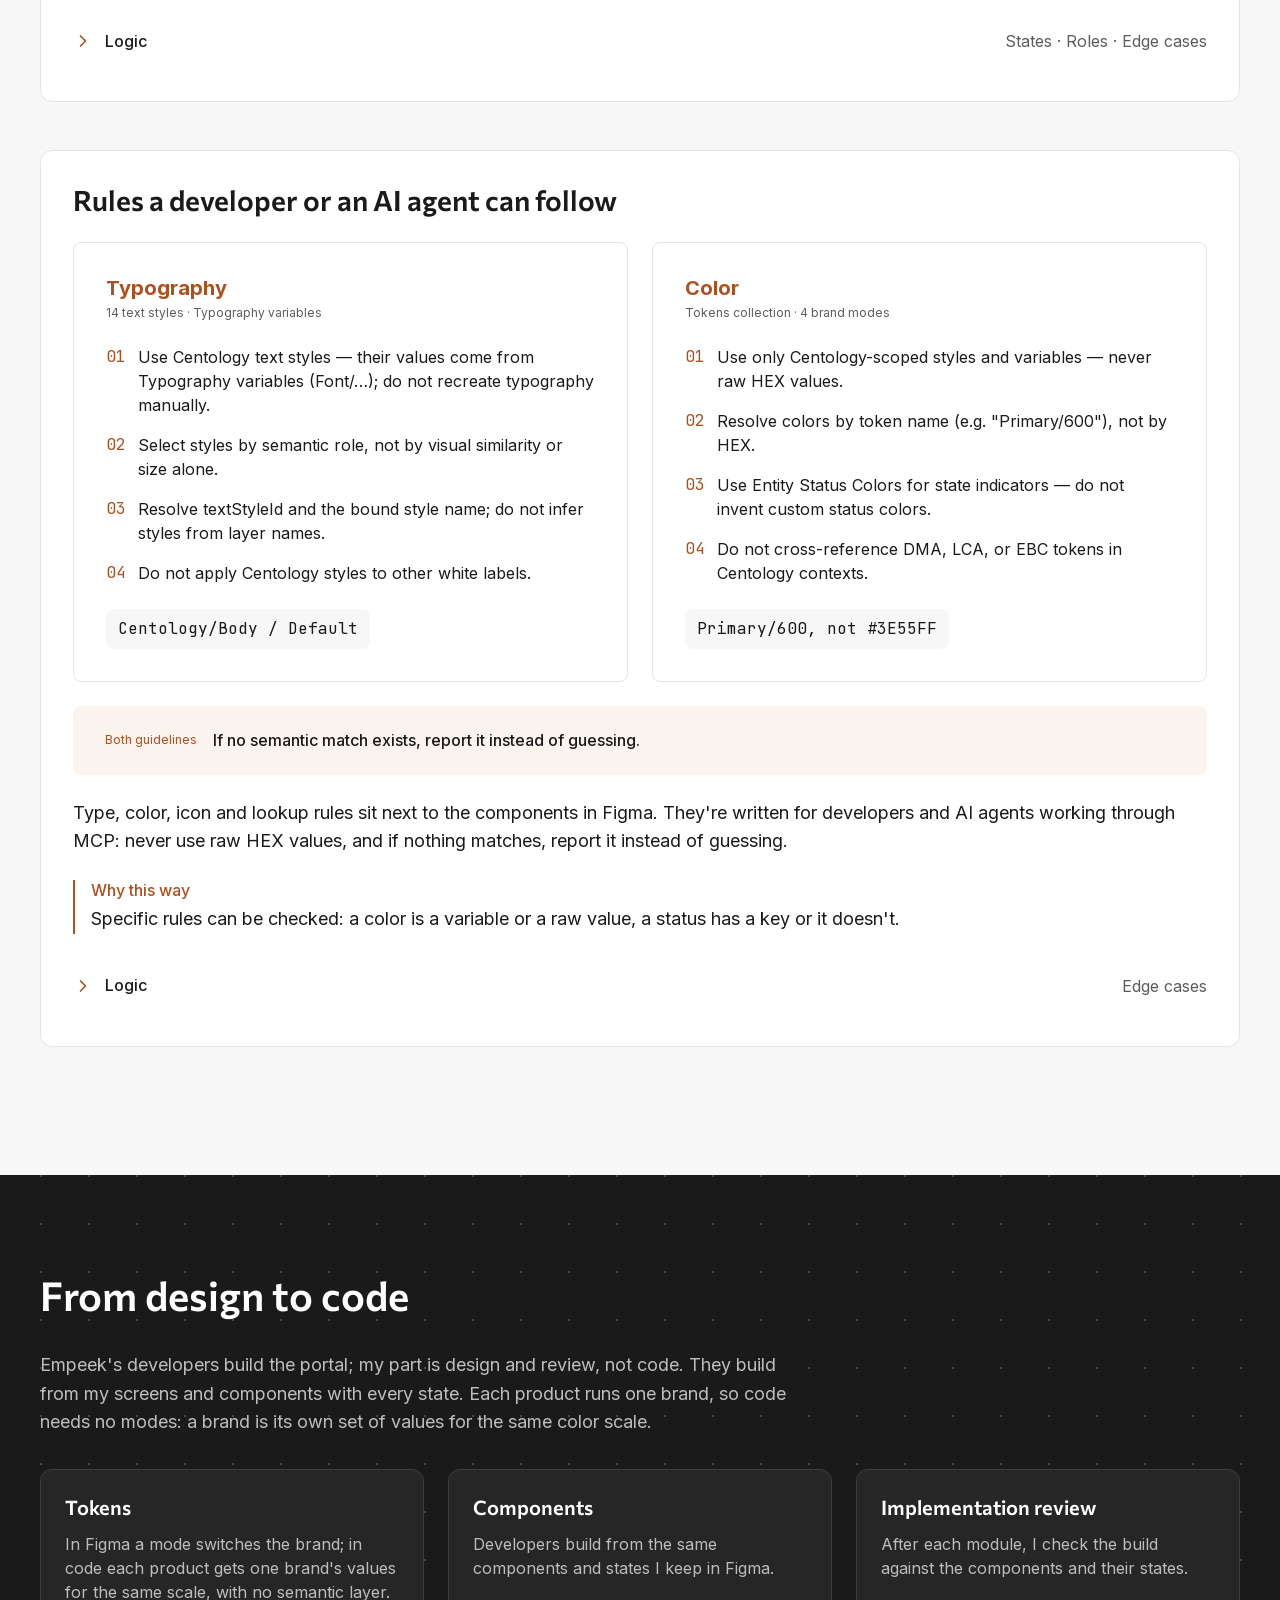
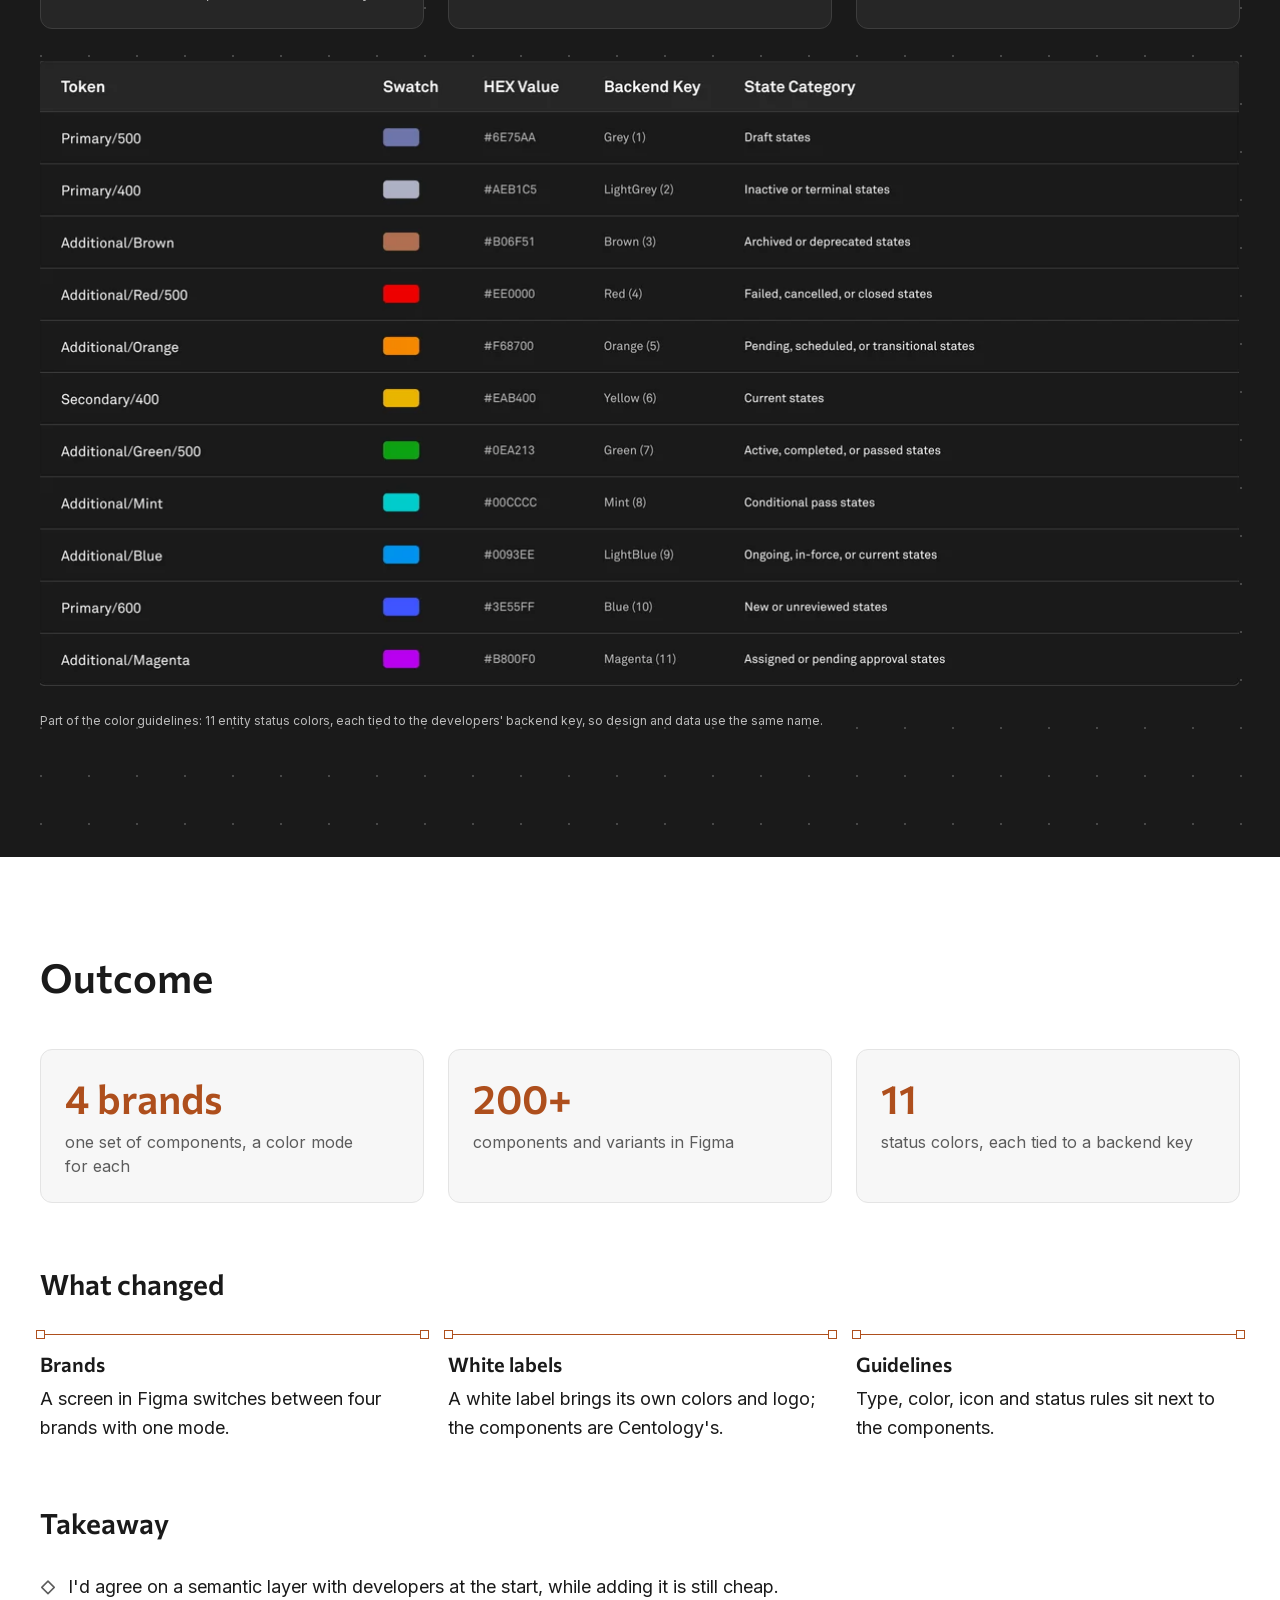
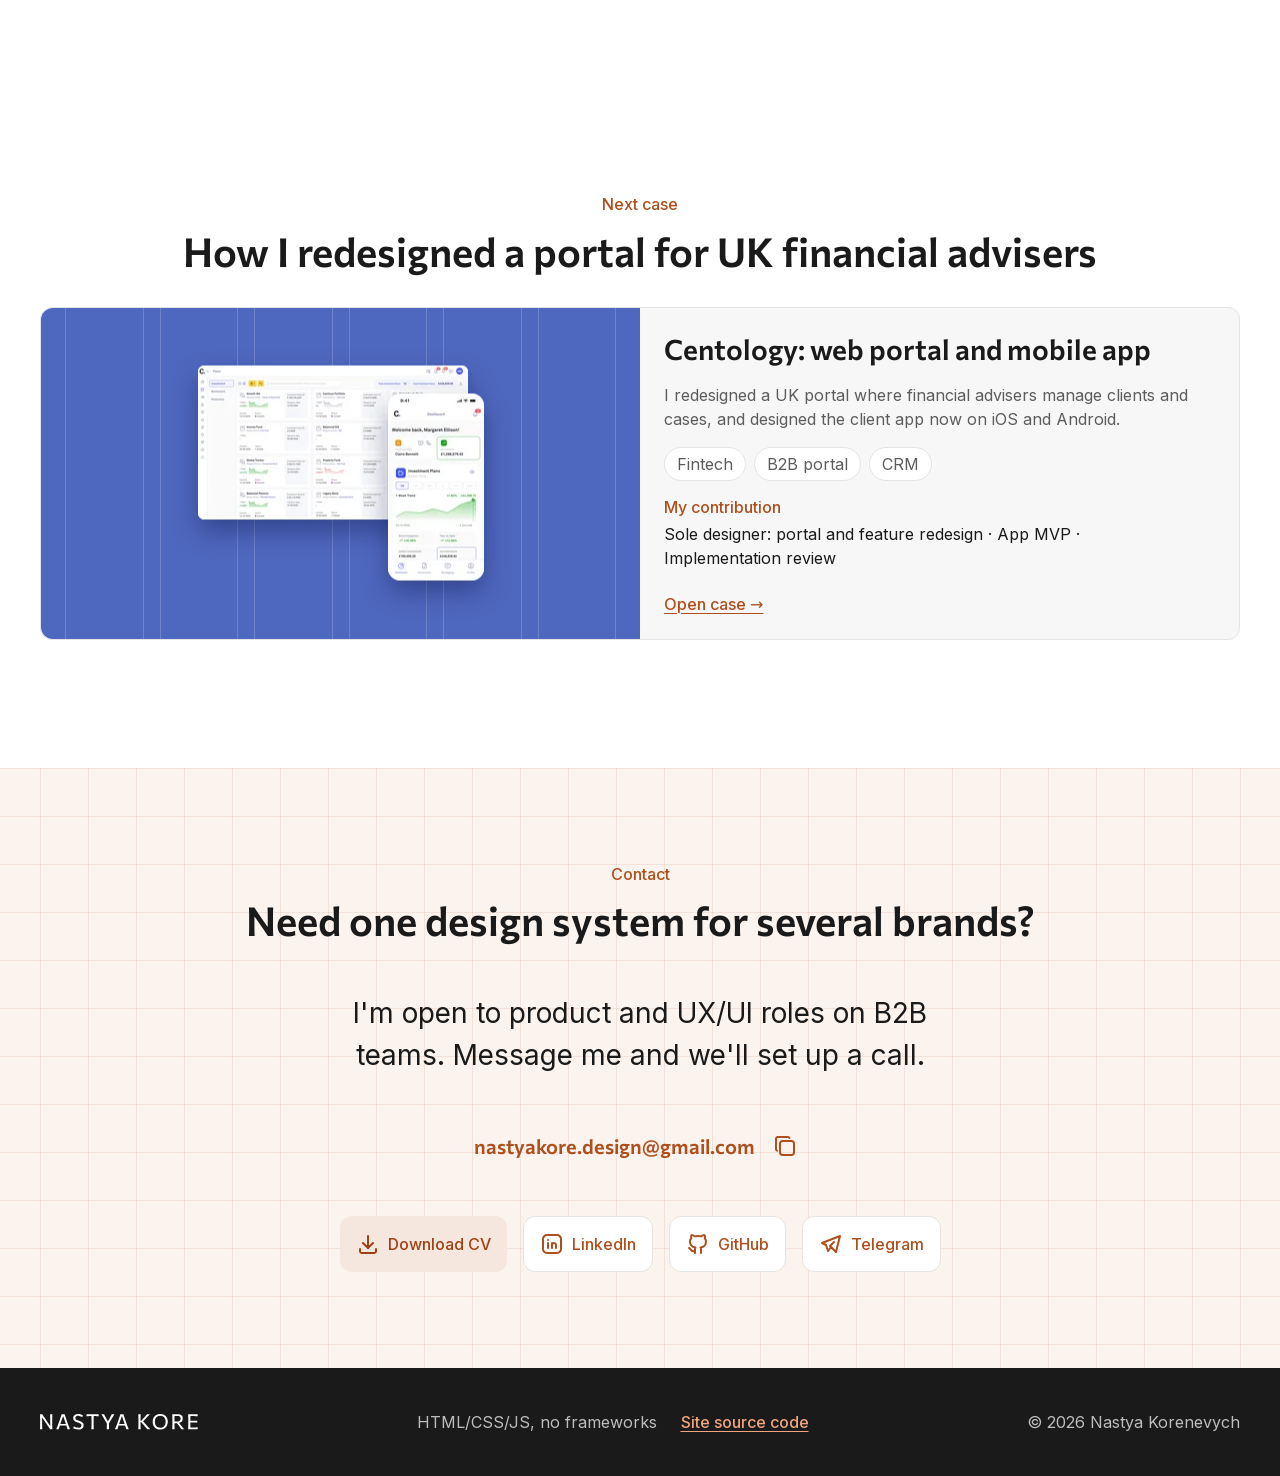
<file: en/work/centology-design-system/index.html>
<!doctype html>
<html lang="en">
<head>
  <meta charset="utf-8">
  <meta name="viewport" content="width=device-width, initial-scale=1">
  <title>How one design system serves four brands — Nastya Korenevych</title>
  <meta name="description" content="I built Centology's design system in Figma: 200+ components and variants, with a color mode for each of its four brands.">
  <meta property="og:description" content="I built Centology's design system in Figma: 200+ components and variants, with a color mode for each of its four brands.">
  <meta property="og:type" content="article">
  <meta property="og:title" content="How one design system serves four brands">
  <meta property="og:site_name" content="Nastya Korenevych">
  <meta property="og:locale" content="en_US">
  <link rel="canonical" href="https://nastyakore.com/en/work/centology-design-system/">
  <meta property="og:url" content="https://nastyakore.com/en/work/centology-design-system/">
  <meta property="og:image" content="https://nastyakore.com/assets/img/og/og-centology-design-system.png">
  <meta property="og:image:width" content="1200">
  <meta property="og:image:height" content="630">
  <meta property="og:image:alt" content="Four Investment Plans screens stacked, in Centology, LCA, EBC and DMA colors">
  <meta name="twitter:card" content="summary_large_image">

  <link rel="icon" href="../../../favicon.svg" type="image/svg+xml">
  <link rel="icon" href="../../../favicon-32.png" type="image/png" sizes="32x32">
  <link rel="apple-touch-icon" href="../../../apple-touch-icon.png">
  <link rel="preload" href="../../../assets/fonts/commissioner-variable.woff2" as="font" type="font/woff2" crossorigin>
  <link rel="preload" href="../../../assets/fonts/inter-latin.woff2" as="font" type="font/woff2" crossorigin>

  <link rel="stylesheet" href="../../../assets/css/tokens.css">
  <link rel="stylesheet" href="../../../assets/css/base.css">
  <link rel="stylesheet" href="../../../assets/css/components/wordmark.css">
  <link rel="stylesheet" href="../../../assets/css/components/header.css">
  <link rel="stylesheet" href="../../../assets/css/components/selection.css">
  <link rel="stylesheet" href="../../../assets/css/components/column-grid.css">
  <link rel="stylesheet" href="../../../assets/css/components/rulers.css">
  <link rel="stylesheet" href="../../../assets/css/components/case-hero.css">
  <link rel="stylesheet" href="../../../assets/css/components/case-hero-stack.css">
  <link rel="stylesheet" href="../../../assets/css/components/text-link.css">
  <link rel="stylesheet" href="../../../assets/css/components/meta-pill.css">
  <link rel="stylesheet" href="../../../assets/css/components/section-head.css">
  <link rel="stylesheet" href="../../../assets/css/components/tldr.css">
  <link rel="stylesheet" href="../../../assets/css/components/case-section.css">
  <link rel="stylesheet" href="../../../assets/css/components/split.css">
  <link rel="stylesheet" href="../../../assets/css/components/panel.css">
  <link rel="stylesheet" href="../../../assets/css/components/case-list.css">
  <link rel="stylesheet" href="../../../assets/css/components/properties.css">
  <link rel="stylesheet" href="../../../assets/css/components/hero-flow-tokens.css">
  <link rel="stylesheet" href="../../../assets/css/components/process.css">
  <link rel="stylesheet" href="../../../assets/css/components/artifact.css">
  <link rel="stylesheet" href="../../../assets/css/components/details-row.css">
  <link rel="stylesheet" href="../../../assets/css/components/why.css">
  <link rel="stylesheet" href="../../../assets/css/components/toggle.css">
  <link rel="stylesheet" href="../../../assets/css/components/brand-switcher.css">
  <link rel="stylesheet" href="../../../assets/css/components/input-field.css">
  <link rel="stylesheet" href="../../../assets/css/components/selection-name.css">
  <link rel="stylesheet" href="../../../assets/css/components/stage.css">
  <link rel="stylesheet" href="../../../assets/css/components/rules.css">
  <link rel="stylesheet" href="../../../assets/css/components/carousel-dots.css">
  <link rel="stylesheet" href="../../../assets/css/components/solution.css">
  <link rel="stylesheet" href="../../../assets/css/components/solutions.css">
  <link rel="stylesheet" href="../../../assets/css/components/bridge.css">
  <link rel="stylesheet" href="../../../assets/css/components/outcome.css">
  <link rel="stylesheet" href="../../../assets/css/components/case-card.css">
  <link rel="stylesheet" href="../../../assets/css/components/media.css">
  <link rel="stylesheet" href="../../../assets/css/components/tag.css">
  <link rel="stylesheet" href="../../../assets/css/components/next-case.css">
  <link rel="stylesheet" href="../../../assets/css/components/cursor-tag.css">
  <link rel="stylesheet" href="../../../assets/css/components/contact-section.css">
  <link rel="stylesheet" href="../../../assets/css/components/cell-grid.css">
  <link rel="stylesheet" href="../../../assets/css/components/contact-button.css">
  <link rel="stylesheet" href="../../../assets/css/components/cv-button.css">
  <link rel="stylesheet" href="../../../assets/css/components/email-copy.css">
  <link rel="stylesheet" href="../../../assets/css/components/site-footer.css">

  <script src="../../../assets/js/menu.js" defer></script>
  <script src="../../../assets/js/rulers.js" defer></script>
  <script src="../../../assets/js/hero-cursor.js" defer></script>
  <script src="../../../assets/js/copy-email.js" defer></script>
  <script src="../../../assets/js/cell-grid.js" defer></script>
  <script src="../../../assets/js/cursor-tag.js" defer></script>
  <script src="../../../assets/js/carousel-dots.js" defer></script>
  <script src="../../../assets/js/scroll-region.js" defer></script>
  <script src="../../../assets/js/toggle.js" defer></script>
</head>
<body>
  <a class="skip-link" href="#main">Skip to content</a>

  <svg class="visually-hidden" aria-hidden="true">
    <symbol id="wordmark" viewBox="0 0 158 16">
      <path fill="currentColor" d="M-5.46128e-06 15.2563C0.0279945 14.4303 0.0524945 13.6323 0.0734945 12.8623C0.0944945 12.0923 0.118994 11.2453 0.146995 10.3213V5.29185C0.118994 4.33985 0.0944945 3.47535 0.0734945 2.69835C0.0524945 1.92135 0.0279945 1.11635 -5.46128e-06 0.283346H2.23649C3.06249 1.51535 3.86049 2.70535 4.63049 3.85335C5.40049 4.99435 6.15649 6.11785 6.89849 7.22385L10.059 11.6863H10.227V5.29185C10.199 4.33985 10.1745 3.47535 10.1535 2.69835C10.1325 1.92135 10.108 1.11635 10.08 0.283346H12.3585C12.3375 1.11635 12.313 1.92135 12.285 2.69835C12.257 3.47535 12.2255 4.33985 12.1905 5.29185V10.3213C12.2255 11.2383 12.257 12.0818 12.285 12.8518C12.313 13.6218 12.3375 14.4233 12.3585 15.2563H10.185C9.48499 14.2203 8.74999 13.1388 7.97999 12.0118C7.20999 10.8778 6.36649 9.63885 5.44949 8.29485L2.26799 3.80085H2.11049V10.3213C2.14549 11.2383 2.17349 12.0818 2.19449 12.8518C2.22249 13.6218 2.25049 14.4233 2.27849 15.2563H-5.46128e-06ZM16.2396 15.2563C16.5616 14.4373 16.8976 13.5868 17.2476 12.7048C17.6046 11.8228 17.9371 10.9828 18.2451 10.1848L20.0826 5.03985C20.3836 4.12285 20.6496 3.29335 20.8806 2.55135C21.1186 1.80935 21.3601 1.05335 21.6051 0.283346H24.7026C24.9406 1.03935 25.1751 1.79535 25.4061 2.55135C25.6441 3.30735 25.9066 4.14035 26.1936 5.05035L28.0206 10.2058C28.3426 11.0388 28.6716 11.8893 29.0076 12.7573C29.3506 13.6253 29.6761 14.4583 29.9841 15.2563H27.4641C27.2121 14.3953 26.9461 13.5063 26.6661 12.5893C26.3931 11.6723 26.1306 10.8043 25.8786 9.98535L23.2221 2.13135H23.0331L20.3661 9.91185C20.1001 10.7798 19.8271 11.6688 19.5471 12.5788C19.2671 13.4888 18.9906 14.3813 18.7176 15.2563H16.2396ZM19.2951 11.5603L19.4841 9.95385H26.9706L27.1176 11.5603H19.2951ZM38.3701 15.4873C38.0131 15.4873 37.5616 15.4418 37.0156 15.3508C36.4696 15.2598 35.8816 15.1443 35.2516 15.0043C34.6216 14.8643 34.0056 14.7173 33.4036 14.5633L33.5926 12.5683C34.2646 12.7853 34.9086 12.9813 35.5246 13.1563C36.1476 13.3313 36.7006 13.4713 37.1836 13.5763C37.6736 13.6743 38.0621 13.7233 38.3491 13.7233C38.9231 13.7093 39.4411 13.6218 39.9031 13.4608C40.3721 13.2928 40.7431 13.0338 41.0161 12.6838C41.2961 12.3338 41.4361 11.8683 41.4361 11.2873C41.4361 10.7763 41.2891 10.3528 40.9951 10.0168C40.7011 9.67385 40.2706 9.37985 39.7036 9.13485C39.1436 8.88285 38.4681 8.63435 37.6771 8.38935C36.7321 8.10235 35.9236 7.78385 35.2516 7.43385C34.5866 7.07685 34.0756 6.63935 33.7186 6.12135C33.3686 5.59635 33.1936 4.93135 33.1936 4.12635C33.1936 3.33535 33.3791 2.63185 33.7501 2.01585C34.1211 1.39285 34.6741 0.902847 35.4091 0.545847C36.1441 0.181847 37.0541 -0.000153065 38.1391 -0.000153065C38.3771 -0.000153065 38.6851 0.0348469 39.0631 0.104847C39.4481 0.174847 39.8576 0.262347 40.2916 0.367347C40.7326 0.472346 41.1631 0.580847 41.5831 0.692847C42.0031 0.804847 42.3706 0.902847 42.6856 0.986847L42.5071 2.97135C41.9121 2.76135 41.3206 2.56535 40.7326 2.38335C40.1516 2.20135 39.6406 2.05785 39.1996 1.95285C38.7656 1.84085 38.4716 1.78485 38.3176 1.78485C37.7926 1.79885 37.3061 1.88635 36.8581 2.04735C36.4101 2.20135 36.0496 2.44285 35.7766 2.77185C35.5106 3.10085 35.3776 3.52435 35.3776 4.04235C35.3776 4.49735 35.4966 4.87885 35.7346 5.18685C35.9796 5.49485 36.3576 5.77135 36.8686 6.01635C37.3796 6.25435 38.0446 6.49935 38.8636 6.75135C40.0606 7.13635 41.0056 7.52485 41.6986 7.91685C42.3916 8.30185 42.8816 8.75335 43.1686 9.27135C43.4626 9.78235 43.6096 10.4158 43.6096 11.1718C43.6096 11.9978 43.4241 12.7363 43.0531 13.3873C42.6891 14.0313 42.1186 14.5423 41.3416 14.9203C40.5716 15.2983 39.5811 15.4873 38.3701 15.4873ZM51.3942 15.2563C51.4222 14.4303 51.4467 13.6323 51.4677 12.8623C51.4957 12.0923 51.5237 11.2453 51.5517 10.3213V5.59635C51.5237 4.65135 51.4957 3.79035 51.4677 3.01335C51.4397 2.22935 51.4117 1.42085 51.3837 0.587847L52.3602 2.12085H50.5647C49.7177 2.16285 48.9687 2.20135 48.3177 2.23635C47.6737 2.27135 47.0612 2.30635 46.4802 2.34135V0.283346H58.6707V2.34135C58.0897 2.30635 57.4737 2.27135 56.8227 2.23635C56.1787 2.20135 55.4332 2.16285 54.5862 2.12085H52.7907L53.7777 0.587847C53.7567 1.42085 53.7322 2.22935 53.7042 3.01335C53.6762 3.79035 53.6447 4.65135 53.6097 5.59635V10.3213C53.6447 11.2383 53.6762 12.0818 53.7042 12.8518C53.7322 13.6218 53.7567 14.4233 53.7777 15.2563H51.3942ZM66.9153 9.47085L63.6708 3.89535C63.3208 3.34235 62.9638 2.78235 62.5998 2.21535C62.2358 1.64835 61.8263 1.00435 61.3713 0.283346H64.1223C64.4583 0.941347 64.7488 1.51185 64.9938 1.99485C65.2458 2.47785 65.4803 2.93285 65.6973 3.35985C65.9143 3.77985 66.1523 4.24185 66.4113 4.74585L67.8078 7.25535H68.0073L69.3723 4.82985C69.6453 4.30485 69.8938 3.82185 70.1178 3.38085C70.3488 2.93985 70.5868 2.47785 70.8318 1.99485C71.0838 1.50485 71.3778 0.934347 71.7138 0.283346H74.4123C74.0133 0.913347 73.6248 1.52935 73.2468 2.13135C72.8688 2.72635 72.4978 3.31085 72.1338 3.88485L68.8893 9.47085H66.9153ZM66.7158 15.2563C66.7438 14.4303 66.7683 13.6323 66.7893 12.8623C66.8173 12.0923 66.8453 11.2453 66.8733 10.3213V7.73835H68.9418V10.3213C68.9768 11.2383 69.0083 12.0818 69.0363 12.8518C69.0643 13.6218 69.0888 14.4233 69.1098 15.2563H66.7158ZM74.9879 15.2563C75.3099 14.4373 75.6459 13.5868 75.9959 12.7048C76.3529 11.8228 76.6854 10.9828 76.9934 10.1848L78.8309 5.03985C79.1319 4.12285 79.3979 3.29335 79.6289 2.55135C79.8669 1.80935 80.1084 1.05335 80.3534 0.283346H83.4509C83.6889 1.03935 83.9234 1.79535 84.1544 2.55135C84.3924 3.30735 84.6549 4.14035 84.9419 5.05035L86.7689 10.2058C87.0909 11.0388 87.4199 11.8893 87.7559 12.7573C88.0989 13.6253 88.4244 14.4583 88.7324 15.2563H86.2124C85.9604 14.3953 85.6944 13.5063 85.4144 12.5893C85.1414 11.6723 84.8789 10.8043 84.6269 9.98535L81.9704 2.13135H81.7814L79.1144 9.91185C78.8484 10.7798 78.5754 11.6688 78.2954 12.5788C78.0154 13.4888 77.7389 14.3813 77.4659 15.2563H74.9879ZM78.0434 11.5603L78.2324 9.95385H85.7189L85.8659 11.5603H78.0434ZM107.364 15.2563C106.748 14.5353 106.171 13.8633 105.632 13.2403C105.093 12.6103 104.571 11.9978 104.067 11.4028L101.316 8.34735H100.298V6.66735H101.306L103.689 4.11585C104.228 3.50685 104.757 2.90835 105.275 2.32035C105.793 1.73235 106.395 1.05335 107.081 0.283346H109.916C109.132 1.08135 108.369 1.85835 107.627 2.61435C106.885 3.37035 106.143 4.12985 105.401 4.89285L102.671 7.76985L102.639 6.86685L105.674 10.2793C106.164 10.7973 106.685 11.3573 107.238 11.9593C107.798 12.5613 108.344 13.1493 108.876 13.7233C109.415 14.2973 109.891 14.8083 110.304 15.2563H107.364ZM98.303 15.2563C98.331 14.4303 98.3555 13.6323 98.3765 12.8623C98.3975 12.0923 98.422 11.2453 98.45 10.3213V5.29185C98.422 4.33985 98.3975 3.47535 98.3765 2.69835C98.3555 1.92135 98.331 1.11635 98.303 0.283346H100.686C100.658 1.11635 100.63 1.92135 100.602 2.69835C100.581 3.47535 100.553 4.33985 100.518 5.29185V10.3213C100.553 11.2383 100.581 12.0818 100.602 12.8518C100.63 13.6218 100.658 14.4233 100.686 15.2563H98.303ZM120.314 15.4873C119.033 15.4873 117.913 15.2843 116.954 14.8783C116.002 14.4653 115.207 13.9018 114.57 13.1878C113.94 12.4668 113.468 11.6408 113.153 10.7098C112.845 9.77885 112.691 8.79535 112.691 7.75935C112.691 6.31035 112.981 5.00135 113.562 3.83235C114.15 2.65635 115.008 1.72535 116.135 1.03935C117.262 0.353347 118.63 0.0103474 120.24 0.0103474C121.472 0.0103474 122.557 0.209847 123.495 0.608847C124.433 1.00085 125.221 1.55385 125.858 2.26785C126.495 2.97485 126.974 3.79735 127.296 4.73535C127.618 5.67335 127.779 6.67785 127.779 7.74885C127.779 9.22585 127.485 10.5488 126.897 11.7178C126.309 12.8868 125.455 13.8073 124.335 14.4793C123.222 15.1513 121.882 15.4873 120.314 15.4873ZM120.261 13.7233C121.192 13.6953 121.997 13.5168 122.676 13.1878C123.355 12.8588 123.912 12.4213 124.346 11.8753C124.787 11.3223 125.109 10.6923 125.312 9.98535C125.522 9.27835 125.627 8.53285 125.627 7.74885C125.627 6.90185 125.515 6.12135 125.291 5.40735C125.067 4.69335 124.727 4.07035 124.272 3.53835C123.824 3.00635 123.264 2.58635 122.592 2.27835C121.927 1.97035 121.15 1.80235 120.261 1.77435C119.344 1.80235 118.546 1.97735 117.867 2.29935C117.188 2.62135 116.625 3.05535 116.177 3.60135C115.729 4.14735 115.393 4.77735 115.169 5.49135C114.952 6.19835 114.843 6.95085 114.843 7.74885C114.843 8.54685 114.948 9.30285 115.158 10.0168C115.375 10.7238 115.704 11.3503 116.145 11.8963C116.586 12.4423 117.146 12.8763 117.825 13.1983C118.511 13.5203 119.323 13.6953 120.261 13.7233ZM132.25 15.2563C132.278 14.4303 132.303 13.6323 132.324 12.8623C132.352 12.0853 132.38 11.2348 132.408 10.3108V5.28135C132.38 4.32935 132.352 3.46835 132.324 2.69835C132.303 1.92135 132.278 1.11635 132.25 0.283346C132.705 0.276347 133.209 0.269347 133.762 0.262347C134.322 0.255347 134.921 0.248347 135.558 0.241347C136.195 0.234347 136.863 0.227347 137.563 0.220347C138.711 0.220347 139.667 0.360347 140.43 0.640347C141.2 0.920347 141.777 1.36485 142.162 1.97385C142.547 2.58285 142.74 3.38085 142.74 4.36785C142.74 5.18685 142.579 5.93935 142.257 6.62535C141.935 7.30435 141.403 7.85035 140.661 8.26335C139.926 8.66935 138.932 8.87585 137.679 8.88285L138.351 7.99035L140.671 10.9513C141.049 11.3993 141.448 11.8823 141.868 12.4003C142.288 12.9113 142.701 13.4153 143.107 13.9123C143.513 14.4023 143.881 14.8503 144.21 15.2563H141.448C141.007 14.6333 140.58 14.0313 140.167 13.4503C139.754 12.8693 139.345 12.2953 138.939 11.7283L136.261 8.23185L137.521 9.27135H134.077V7.57035H136.881C137.728 7.57035 138.424 7.47585 138.97 7.28685C139.523 7.09085 139.936 6.77235 140.209 6.33135C140.482 5.89035 140.619 5.30935 140.619 4.58835C140.619 3.97935 140.521 3.50335 140.325 3.16035C140.129 2.81035 139.873 2.55135 139.558 2.38335C139.25 2.21535 138.911 2.11035 138.54 2.06835C138.176 2.01935 137.822 1.99485 137.479 1.99485H133.027L134.613 0.587847C134.592 1.42085 134.567 2.22935 134.539 3.01335C134.511 3.79035 134.483 4.64785 134.455 5.58585V10.3108C134.483 11.2348 134.511 12.0818 134.539 12.8518C134.567 13.6218 134.592 14.4233 134.613 15.2563H132.25ZM148.142 15.2563C148.17 14.4303 148.195 13.6323 148.216 12.8623C148.244 12.0853 148.272 11.2348 148.3 10.3108V5.28135C148.272 4.32935 148.244 3.46835 148.216 2.69835C148.195 1.92835 148.17 1.12335 148.142 0.283346H157.676V2.23635C156.983 2.20135 156.238 2.16985 155.44 2.14185C154.649 2.11385 153.714 2.08235 152.636 2.04735H149.192L150.505 0.587847C150.484 1.42085 150.456 2.22935 150.421 3.01335C150.393 3.79035 150.365 4.64785 150.337 5.58585V10.0063C150.365 10.9233 150.393 11.7668 150.421 12.5368C150.449 13.2998 150.477 14.1048 150.505 14.9518L149.297 13.4923H152.804C153.714 13.4573 154.572 13.4258 155.377 13.3978C156.189 13.3698 156.966 13.3383 157.708 13.3033V15.2563H148.142ZM149.875 8.52585V6.81435H152.762C153.728 6.78635 154.558 6.76535 155.251 6.75135C155.951 6.73035 156.626 6.71285 157.277 6.69885V8.60985C156.591 8.59585 155.902 8.58185 155.209 8.56785C154.516 8.55385 153.697 8.53985 152.752 8.52585H149.875Z"/>
    </symbol>
  </svg>

  <header class="site-header">
    <div class="site-header__bar container">
      <a class="wordmark" href="../../" aria-label="Nastya Korenevych — home">
        <svg width="158" height="16" aria-hidden="true"><use href="#wordmark"/></svg>
      <span class="selection selection--focus-only" aria-hidden="true"><i></i><i></i><i></i><i></i></span></a>

      <div class="site-header__actions">
        <nav class="site-header__nav" aria-label="Main">
          <a class="site-header__link" href="../../#work">Work<span class="selection selection--interactive" aria-hidden="true"><i></i><i></i><i></i><i></i></span></a>
          <a class="site-header__link" href="../../about/">About<span class="selection selection--interactive" aria-hidden="true"><i></i><i></i><i></i><i></i></span></a>
          <a class="site-header__link" href="#contact">Contact<span class="selection selection--interactive" aria-hidden="true"><i></i><i></i><i></i><i></i></span></a>
          <a class="nav-cv-button" href="../../../cv-nastya-korenevych.pdf" download aria-label="CV (PDF)">
            CV
            <svg width="18" height="18" viewBox="0 0 18 18" fill="none" stroke="currentColor" stroke-width="1.5" stroke-linecap="round" stroke-linejoin="round" aria-hidden="true">
              <path d="M3 12.75V14.25C3 14.6478 3.15804 15.0294 3.43934 15.3107C3.72064 15.592 4.10218 15.75 4.5 15.75H13.5C13.8978 15.75 14.2794 15.592 14.5607 15.3107C14.842 15.0294 15 14.6478 15 14.25V12.75"/>
              <path d="M5.25 8.25L9 12L12.75 8.25"/>
              <path d="M9 3V12"/>
            </svg>
          <span class="selection selection--interactive" aria-hidden="true"><i></i><i></i><i></i><i></i></span></a>
        </nav>
        <button class="menu-button site-header__burger" type="button" popovertarget="site-menu" aria-expanded="false" aria-label="Menu">
          <svg width="22" height="22" viewBox="0 0 22 22" fill="none" stroke="currentColor" stroke-width="1.83333" stroke-linecap="round" stroke-linejoin="round" aria-hidden="true">
            <path d="M3.66667 7.33333H18.3333"/>
            <path d="M3.66667 14.6667H18.3333"/>
          </svg>
        <span class="selection selection--interactive" aria-hidden="true"><i></i><i></i><i></i><i></i></span></button>
      </div>
    </div>
  </header>

  <div class="site-menu" id="site-menu" popover role="dialog" aria-modal="true" aria-label="Menu">
    <div class="site-header__bar container">
      <a class="wordmark" href="../../" aria-label="Nastya Korenevych — home">
        <svg width="158" height="16" aria-hidden="true"><use href="#wordmark"/></svg>
      <span class="selection selection--focus-only" aria-hidden="true"><i></i><i></i><i></i><i></i></span></a>
      <div class="site-header__actions">
        <a class="nav-cv-button" href="../../../cv-nastya-korenevych.pdf" download aria-label="CV (PDF)">
          CV
          <svg width="18" height="18" viewBox="0 0 18 18" fill="none" stroke="currentColor" stroke-width="1.5" stroke-linecap="round" stroke-linejoin="round" aria-hidden="true">
            <path d="M3 12.75V14.25C3 14.6478 3.15804 15.0294 3.43934 15.3107C3.72064 15.592 4.10218 15.75 4.5 15.75H13.5C13.8978 15.75 14.2794 15.592 14.5607 15.3107C14.842 15.0294 15 14.6478 15 14.25V12.75"/>
            <path d="M5.25 8.25L9 12L12.75 8.25"/>
            <path d="M9 3V12"/>
          </svg>
        <span class="selection selection--interactive" aria-hidden="true"><i></i><i></i><i></i><i></i></span></a>
        <button class="menu-button" type="button" popovertarget="site-menu" popovertargetaction="hide" aria-label="Close menu" autofocus>
          <svg width="22" height="22" viewBox="0 0 22 22" fill="none" stroke="currentColor" stroke-width="1.83333" stroke-linecap="round" stroke-linejoin="round" aria-hidden="true">
            <path d="M16.5 5.5L5.5 16.5"/>
            <path d="M5.5 5.5L16.5 16.5"/>
          </svg>
        <span class="selection selection--interactive" aria-hidden="true"><i></i><i></i><i></i><i></i></span></button>
      </div>
    </div>

    <div class="site-menu__body">
      <nav class="site-menu__nav" aria-label="Main">
        <a class="site-menu__link" href="../../#work">Work<span class="selection selection--interactive" aria-hidden="true"><i></i><i></i><i></i><i></i></span></a>
        <a class="site-menu__link" href="../../about/">About<span class="selection selection--interactive" aria-hidden="true"><i></i><i></i><i></i><i></i></span></a>
        <a class="site-menu__link" href="#contact">Contact<span class="selection selection--interactive" aria-hidden="true"><i></i><i></i><i></i><i></i></span></a>
      </nav>
    </div>
  </div>

  <main id="main">
    <section class="case-hero" aria-labelledby="case-title">
      <div class="case-hero__bg" aria-hidden="true">
        <div class="column-grid container">
          <span></span><span></span><span></span><span></span><span></span><span></span>
          <span></span><span></span><span></span><span></span><span></span><span></span>
        </div>
        <div class="rulers" data-target=".case-hero__frame">
          <div class="rulers__top"><span class="rulers__range"></span></div>
          <div class="rulers__left"><span class="rulers__range"></span></div>
        </div>
      </div>

      <div class="case-hero__content container">
        <div class="case-hero__head">
          <a class="text-link" href="../../#work"><span aria-hidden="true">←</span> Work<span class="selection selection--interactive" aria-hidden="true"><i></i><i></i><i></i><i></i></span></a>
          <h1 id="case-title">How one design system serves four brands</h1>
          <p class="case-hero__lead case-hero__lead--wide">I built Centology's design system in Figma. Three white labels run on the same components, with their own colors set by a variable mode.</p>
          <ul class="meta-pills meta-pills--stacked" aria-label="Project facts">
            <li class="meta-pill">Design system · sole designer</li>
            <li class="meta-pill">Centology (IFS) + 3 white labels</li>
            <li class="meta-pill">Since Dec 2024, ongoing</li>
            <li class="meta-pill">Figma · web portal and client app</li>
          </ul>
        </div>

        <div class="case-hero__frame">
          <div class="case-hero__media case-hero__media--bare" role="img" aria-label="Four copies of one Investment Plans screen in the colors of Centology, LCA, EBC and DMA, stacked one behind another">
            <picture class="case-hero__layer" data-brand="dma">
              <source type="image/avif" media="(width < 768px)" srcset="../../../assets/img/case/design-system/hero-mobile-dma.avif 358w, ../../../assets/img/case/design-system/hero-mobile-dma@2x.avif 716w" sizes="calc(100vw - 32px)" width="358" height="249">
              <source media="(width < 768px)" srcset="../../../assets/img/case/design-system/hero-mobile-dma.webp 358w, ../../../assets/img/case/design-system/hero-mobile-dma@2x.webp 716w" sizes="calc(100vw - 32px)" width="358" height="249">
              <source type="image/avif" srcset="../../../assets/img/case/design-system/hero-desktop-dma.avif 1200w, ../../../assets/img/case/design-system/hero-desktop-dma@2x.avif 2400w" sizes="(width < 1232px) calc(100vw - 32px), 1200px" width="1200" height="754">
              <img src="../../../assets/img/case/design-system/hero-desktop-dma.webp" srcset="../../../assets/img/case/design-system/hero-desktop-dma.webp 1200w, ../../../assets/img/case/design-system/hero-desktop-dma@2x.webp 2400w" sizes="(width < 1232px) calc(100vw - 32px), 1200px" alt="" width="1200" height="754" decoding="async">
            </picture>
            <picture class="case-hero__layer" data-brand="ebc">
              <source type="image/avif" media="(width < 768px)" srcset="../../../assets/img/case/design-system/hero-mobile-ebc.avif 358w, ../../../assets/img/case/design-system/hero-mobile-ebc@2x.avif 716w" sizes="calc(100vw - 32px)" width="358" height="249">
              <source media="(width < 768px)" srcset="../../../assets/img/case/design-system/hero-mobile-ebc.webp 358w, ../../../assets/img/case/design-system/hero-mobile-ebc@2x.webp 716w" sizes="calc(100vw - 32px)" width="358" height="249">
              <source type="image/avif" srcset="../../../assets/img/case/design-system/hero-desktop-ebc.avif 1200w, ../../../assets/img/case/design-system/hero-desktop-ebc@2x.avif 2400w" sizes="(width < 1232px) calc(100vw - 32px), 1200px" width="1200" height="754">
              <img src="../../../assets/img/case/design-system/hero-desktop-ebc.webp" srcset="../../../assets/img/case/design-system/hero-desktop-ebc.webp 1200w, ../../../assets/img/case/design-system/hero-desktop-ebc@2x.webp 2400w" sizes="(width < 1232px) calc(100vw - 32px), 1200px" alt="" width="1200" height="754" decoding="async">
            </picture>
            <picture class="case-hero__layer" data-brand="lca">
              <source type="image/avif" media="(width < 768px)" srcset="../../../assets/img/case/design-system/hero-mobile-lca.avif 358w, ../../../assets/img/case/design-system/hero-mobile-lca@2x.avif 716w" sizes="calc(100vw - 32px)" width="358" height="249">
              <source media="(width < 768px)" srcset="../../../assets/img/case/design-system/hero-mobile-lca.webp 358w, ../../../assets/img/case/design-system/hero-mobile-lca@2x.webp 716w" sizes="calc(100vw - 32px)" width="358" height="249">
              <source type="image/avif" srcset="../../../assets/img/case/design-system/hero-desktop-lca.avif 1200w, ../../../assets/img/case/design-system/hero-desktop-lca@2x.avif 2400w" sizes="(width < 1232px) calc(100vw - 32px), 1200px" width="1200" height="754">
              <img src="../../../assets/img/case/design-system/hero-desktop-lca.webp" srcset="../../../assets/img/case/design-system/hero-desktop-lca.webp 1200w, ../../../assets/img/case/design-system/hero-desktop-lca@2x.webp 2400w" sizes="(width < 1232px) calc(100vw - 32px), 1200px" alt="" width="1200" height="754" decoding="async">
            </picture>
            <picture class="case-hero__layer" data-brand="centology">
              <source type="image/avif" media="(width < 768px)" srcset="../../../assets/img/case/design-system/hero-mobile-centology.avif 358w, ../../../assets/img/case/design-system/hero-mobile-centology@2x.avif 716w" sizes="calc(100vw - 32px)" width="358" height="249">
              <source media="(width < 768px)" srcset="../../../assets/img/case/design-system/hero-mobile-centology.webp 358w, ../../../assets/img/case/design-system/hero-mobile-centology@2x.webp 716w" sizes="calc(100vw - 32px)" width="358" height="249">
              <source type="image/avif" srcset="../../../assets/img/case/design-system/hero-desktop-centology.avif 1200w, ../../../assets/img/case/design-system/hero-desktop-centology@2x.avif 2400w" sizes="(width < 1232px) calc(100vw - 32px), 1200px" width="1200" height="754">
              <img src="../../../assets/img/case/design-system/hero-desktop-centology.webp" srcset="../../../assets/img/case/design-system/hero-desktop-centology.webp 1200w, ../../../assets/img/case/design-system/hero-desktop-centology@2x.webp 2400w" sizes="(width < 1232px) calc(100vw - 32px), 1200px" alt="" width="1200" height="754" decoding="async" fetchpriority="high">
            </picture>
            <span class="case-hero__hit" data-brand="dma" aria-hidden="true"></span>
            <span class="case-hero__hit" data-brand="ebc" aria-hidden="true"></span>
            <span class="case-hero__hit" data-brand="lca" aria-hidden="true"></span>
            <span class="case-hero__hit" data-brand="centology" aria-hidden="true"></span>
          </div>
        </div>
      </div>
    </section>

    <section class="tldr" aria-labelledby="tldr-title">
      <div class="tldr__inner container">
        <div class="section-head">
          <p class="eyebrow">TL;DR</p>
          <h2 id="tldr-title">One set of components for four brands, switched by a variable mode</h2>
        </div>
        <ol class="tldr__list">
          <li class="tldr-item">Centology's portal also runs under three other brands: LCA, EBC and DMA. Each brand gets its own set of features.</li>
          <li class="tldr-item">My part: color and type variables, a color mode per brand, components and variants in Figma, and guidelines for developers and AI agents.</li>
          <li class="tldr-item">In Figma, a screen changes brand with one mode. In code, each brand has its own values for the same color scale, with no semantic layer.</li>
        </ol>
      </div>
    </section>

    <section class="case-section" aria-labelledby="context-title">
      <div class="case-section__inner container">
        <h2 class="case-section__title" id="context-title">Context and problem</h2>
        <div class="split">
          <div class="split__main">
            <p>Centology is a portal for UK financial advisers and their clients. Centology also sells it to three firms, LCA, EBC and DMA, who run it under their own brands. Each brand gets its own set of features.</p>
            <p>In the old portal, sections had no shared components, and each white label was repainted by hand, so the brands drifted apart. I was the only designer on the redesign, and the product stayed live the whole time.</p>
            <p>I started the system on Figma styles and recently moved it to variables. The goal: one set of components for every brand, where a brand brings its own colors instead of a copy of the components.</p>
          </div>
          <aside class="panel" aria-labelledby="constraints-title">
            <h3 class="panel__title" id="constraints-title">Constraints</h3>
            <ul class="case-list">
              <li><svg class="list-marker" width="16" height="16" viewBox="0 0 16 16" fill="none" stroke="currentColor" stroke-width="1.5" stroke-linecap="round" stroke-linejoin="round" aria-hidden="true"><path d="M2 2H14V14H2V2Z"/><path class="list-marker__pins" d="M8 2V6.5M8 9.5V14M2 8H6.5M9.5 8H14"/><path class="list-marker__fill" d="M6.5 6.5H9.5V9.5H6.5V6.5Z"/></svg>Four brands on Centology's components, each using only the part it needs.</li>
              <li><svg class="list-marker" width="16" height="16" viewBox="0 0 16 16" fill="none" stroke="currentColor" stroke-width="1.5" stroke-linecap="round" stroke-linejoin="round" aria-hidden="true"><path d="M2 2H14V14H2V2Z"/><path class="list-marker__pins" d="M8 2V6.5M8 9.5V14M2 8H6.5M9.5 8H14"/><path class="list-marker__fill" d="M6.5 6.5H9.5V9.5H6.5V6.5Z"/></svg>The only designer on a 13-person team, across the web portal and the client app.</li>
              <li><svg class="list-marker" width="16" height="16" viewBox="0 0 16 16" fill="none" stroke="currentColor" stroke-width="1.5" stroke-linecap="round" stroke-linejoin="round" aria-hidden="true"><path d="M2 2H14V14H2V2Z"/><path class="list-marker__pins" d="M8 2V6.5M8 9.5V14M2 8H6.5M9.5 8H14"/><path class="list-marker__fill" d="M6.5 6.5H9.5V9.5H6.5V6.5Z"/></svg>Started on Figma styles; moved to variables while the product kept shipping.</li>
            </ul>
          </aside>
        </div>
      </div>
    </section>

    <section class="case-section case-section--tint" aria-labelledby="role-title">
      <div class="case-section__inner container">
        <h2 class="case-section__title" id="role-title">My role</h2>
        <div class="split">
          <div class="case-section__block">
            <h3 class="case-section__subtitle">What I did</h3>
            <ul class="case-list">
              <li data-pair="modes"><svg class="list-marker" width="16" height="16" viewBox="0 0 16 16" fill="none" stroke="currentColor" stroke-width="1.5" stroke-linecap="round" stroke-linejoin="round" aria-hidden="true"><path class="list-marker__fill" d="M8 1.75L14.25 8L8 14.25L1.75 8L8 1.75Z"/></svg>Built the color and type variables, with a color mode for each brand.</li>
              <li data-pair="components"><svg class="list-marker" width="16" height="16" viewBox="0 0 16 16" fill="none" stroke="currentColor" stroke-width="1.5" stroke-linecap="round" stroke-linejoin="round" aria-hidden="true"><path class="list-marker__fill" d="M8 1.75L14.25 8L8 14.25L1.75 8L8 1.75Z"/></svg>Built 200+ components and variants in Figma, with every state, on those variables.</li>
              <li data-pair="brands"><svg class="list-marker" width="16" height="16" viewBox="0 0 16 16" fill="none" stroke="currentColor" stroke-width="1.5" stroke-linecap="round" stroke-linejoin="round" aria-hidden="true"><path class="list-marker__fill" d="M8 1.75L14.25 8L8 14.25L1.75 8L8 1.75Z"/></svg>Made the logo one component that switches with the brand mode.</li>
              <li><svg class="list-marker" width="16" height="16" viewBox="0 0 16 16" fill="none" stroke="currentColor" stroke-width="1.5" stroke-linecap="round" stroke-linejoin="round" aria-hidden="true"><path class="list-marker__fill" d="M8 1.75L14.25 8L8 14.25L1.75 8L8 1.75Z"/></svg>Checked each built module against the components and their states.</li>
              <li data-pair="guidelines"><svg class="list-marker" width="16" height="16" viewBox="0 0 16 16" fill="none" stroke="currentColor" stroke-width="1.5" stroke-linecap="round" stroke-linejoin="round" aria-hidden="true"><path class="list-marker__fill" d="M8 1.75L14.25 8L8 14.25L1.75 8L8 1.75Z"/></svg>Wrote type, color, icon and status rules for developers and AI agents, and matched the status keys with the developers.</li>
            </ul>
          </div>
          <aside class="properties" aria-labelledby="properties-title">
            <h3 class="properties__title" id="properties-title">Properties</h3>
            <dl class="properties__list">
              <div class="properties__row" data-pair="brands">
                <dt class="properties__name">Brands</dt>
                <dd class="properties__value">4 · one component set<span class="selection selection--linked" aria-hidden="true"><i></i><i></i><i></i><i></i></span></dd>
              </div>
              <div class="properties__row" data-pair="components">
                <dt class="properties__name">Components</dt>
                <dd class="properties__value">200+ with variants<span class="selection selection--linked" aria-hidden="true"><i></i><i></i><i></i><i></i></span></dd>
              </div>
              <div class="properties__row" data-pair="modes">
                <dt class="properties__name">Color modes</dt>
                <dd class="properties__value">4, one per brand<span class="selection selection--linked" aria-hidden="true"><i></i><i></i><i></i><i></i></span></dd>
              </div>
              <div class="properties__row" data-pair="guidelines">
                <dt class="properties__name">Guidelines</dt>
                <dd class="properties__value">Type, color, icons, lookups<span class="selection selection--linked" aria-hidden="true"><i></i><i></i><i></i><i></i></span></dd>
              </div>
            </dl>
          </aside>
        </div>
      </div>
    </section>

    <section class="case-section process" aria-labelledby="process-title">
      <div class="process__inner container">
        <div class="process__head">
          <h2 id="process-title">Process</h2>
          <p class="process__lead">The system started on Figma styles. I recently moved colors and type to variables and added a color mode for each brand.</p>
        </div>
        <figure class="artifact process__artifact">
          <div class="artifact__media">
            <picture>
              <source media="(width < 768px)" srcset="../../../assets/img/case/design-system/process-mobile.webp 358w, ../../../assets/img/case/design-system/process-mobile@2x.webp 716w" sizes="calc(100vw - 32px)" width="358" height="246">
              <img src="../../../assets/img/case/design-system/process-desktop.webp" srcset="../../../assets/img/case/design-system/process-desktop.webp 1200w, ../../../assets/img/case/design-system/process-desktop@2x.webp 2000w" sizes="(width < 1232px) calc(100vw - 32px), 1200px" alt="Figma Variables panel, Tokens collection: a table of Primary, Secondary and Neutral color variables with a column of values for each brand mode (on a phone, the crop shows Centology and LCA)." width="1200" height="956" loading="lazy">
            </picture>
            <span class="selection" aria-hidden="true"><i></i><i></i><i></i><i></i></span>
          </div>
          <figcaption class="artifact__caption">The Tokens collection in Figma: the same variable names, with a mode for each of the four brands.</figcaption>
        </figure>
      </div>
    </section>

    <section class="solutions" aria-labelledby="solutions-title">
      <div class="solutions__inner container">
        <h2 class="eyebrow solutions__title" id="solutions-title">How it works</h2>
        <div class="solutions__groups">
          <div class="solutions-group">
            <h3 class="solutions-group__title" id="group-ds">Colors, components, rules</h3>
            <div class="solutions-carousel">
              <div class="solutions-carousel__row" data-scroll-region tabindex="0" role="region" aria-label="How it works: three solutions">
                <article class="solution solution--full" aria-labelledby="solution-1-title">
                  <header class="solution__head">
                    <h4 class="solution__title" id="solution-1-title">One set of color names, four sets of values</h4>
                  </header>
                  <div class="brand-switcher">
                    <div class="brand-switcher__controls">
                      <div class="toggle toggle--brand" role="radiogroup" aria-label="Brand"><label class="toggle__option" data-brand="centology"><input class="visually-hidden" type="radio" name="brand-s1" value="centology" checked>Centology</label><label class="toggle__option" data-brand="lca"><input class="visually-hidden" type="radio" name="brand-s1" value="lca">LCA</label><label class="toggle__option" data-brand="ebc"><input class="visually-hidden" type="radio" name="brand-s1" value="ebc">EBC</label><label class="toggle__option" data-brand="dma"><input class="visually-hidden" type="radio" name="brand-s1" value="dma">DMA</label></div>
                      <p class="brand-switcher__redline"><span class="brand-switcher__swatch" aria-hidden="true"></span>Primary/600 <span class="brand-switcher__value" data-brand="centology">→ #3E55FF</span><span class="brand-switcher__value" data-brand="lca">→ #008AC4</span><span class="brand-switcher__value" data-brand="ebc">→ #348ABF</span><span class="brand-switcher__value" data-brand="dma">→ #2F527A</span></p>
                    </div>
                    <div class="brand-switcher__screen">
                      <picture data-brand="centology">
                        <source media="(width < 768px)" srcset="../../../assets/img/case/design-system/s1-centology-mobile.webp 292w, ../../../assets/img/case/design-system/s1-centology-mobile@2x.webp 584w" sizes="calc(100vw - 98px)" width="292" height="264">
                        <img src="../../../assets/img/case/design-system/s1-centology.webp" srcset="../../../assets/img/case/design-system/s1-centology.webp 1134w, ../../../assets/img/case/design-system/s1-centology@2x.webp 2268w" sizes="(width < 1232px) calc(100vw - 98px), 1134px" alt="Investment Plans page in Centology colors: filters and totals above a grid of plan tiles, each with a performance chart and an Active switch." width="1134" height="569" loading="lazy">
                      </picture>
                      <picture data-brand="lca">
                        <source media="(width < 768px)" srcset="../../../assets/img/case/design-system/s1-lca-mobile.webp 292w, ../../../assets/img/case/design-system/s1-lca-mobile@2x.webp 584w" sizes="calc(100vw - 98px)" width="292" height="264">
                        <img src="../../../assets/img/case/design-system/s1-lca.webp" srcset="../../../assets/img/case/design-system/s1-lca.webp 1134w, ../../../assets/img/case/design-system/s1-lca@2x.webp 2268w" sizes="(width < 1232px) calc(100vw - 98px), 1134px" alt="Investment Plans page in LCA colors: filters and totals above a grid of plan tiles, each with a performance chart and an Active switch." width="1134" height="569" loading="lazy">
                      </picture>
                      <picture data-brand="ebc">
                        <source media="(width < 768px)" srcset="../../../assets/img/case/design-system/s1-ebc-mobile.webp 292w, ../../../assets/img/case/design-system/s1-ebc-mobile@2x.webp 584w" sizes="calc(100vw - 98px)" width="292" height="264">
                        <img src="../../../assets/img/case/design-system/s1-ebc.webp" srcset="../../../assets/img/case/design-system/s1-ebc.webp 1134w, ../../../assets/img/case/design-system/s1-ebc@2x.webp 2268w" sizes="(width < 1232px) calc(100vw - 98px), 1134px" alt="Investment Plans page in EBC colors: filters and totals above a grid of plan tiles, each with a performance chart and an Active switch." width="1134" height="569" loading="lazy">
                      </picture>
                      <picture data-brand="dma">
                        <source media="(width < 768px)" srcset="../../../assets/img/case/design-system/s1-dma-mobile.webp 292w, ../../../assets/img/case/design-system/s1-dma-mobile@2x.webp 584w" sizes="calc(100vw - 98px)" width="292" height="264">
                        <img src="../../../assets/img/case/design-system/s1-dma.webp" srcset="../../../assets/img/case/design-system/s1-dma.webp 1134w, ../../../assets/img/case/design-system/s1-dma@2x.webp 2268w" sizes="(width < 1232px) calc(100vw - 98px), 1134px" alt="Investment Plans page in DMA colors: filters and totals above a grid of plan tiles, each with a performance chart and an Active switch." width="1134" height="569" loading="lazy">
                      </picture>
                    </div>
                  </div>
                  <div class="solution__text">
                    <p>In the old portal, each white label was recolored by hand, so the brands drifted apart.</p>
                    <p>Components point to one set of names, like Primary/600. Switching the mode changes the value.</p>
                  </div>
                  <p class="why"><span class="why__label">Why this way</span> Components refer to a name, not a color. In Figma a mode swaps the values; in code each brand gets its own values for the same names.</p>
                  <details class="details-row">
                    <summary class="details-row__summary">
                      <svg class="details-row__chevron" width="20" height="20" viewBox="0 0 24 24" fill="none" stroke="currentColor" stroke-width="2" stroke-linecap="round" stroke-linejoin="round" aria-hidden="true"><path d="M9 6l6 6l-6 6"/></svg>
                      <span class="details-row__label">Logic</span>
                      <span class="details-row__hint">Edge cases</span>
                    </summary>
                    <div class="details-row__content">
                      <dl class="logic">
                        <div>
                          <dt>Edge cases</dt>
                          <dd>
                            <ul class="logic__list">
                              <li>Brands differ in colors and logo; LCA also has its own font. The logo is one component, in Full and Short sizes, that switches with the same mode.</li>
                              <li>Status colors stay the same in every brand, so a status reads the same everywhere.</li>
                              <li>The names are a scale, like Primary/600, not roles like color/action/primary. The team chose not to add that semantic layer, because moving to it is hard.</li>
                            </ul>
                          </dd>
                        </div>
                      </dl>
                    </div>
                  </details>
                </article>
                <article class="solution solution--full" aria-labelledby="solution-2-title">
                  <header class="solution__head">
                    <h4 class="solution__title" id="solution-2-title">One component set for four brands</h4>
                  </header>
                  <div class="brand-switcher">
                    <div class="brand-switcher__controls brand-switcher__controls--desktop-only">
                      <div class="toggle toggle--brand" role="radiogroup" aria-label="Brand"><label class="toggle__option" data-brand="centology"><input class="visually-hidden" type="radio" name="brand-s2" value="centology" checked>Centology</label><label class="toggle__option" data-brand="lca"><input class="visually-hidden" type="radio" name="brand-s2" value="lca">LCA</label><label class="toggle__option" data-brand="ebc"><input class="visually-hidden" type="radio" name="brand-s2" value="ebc">EBC</label><label class="toggle__option" data-brand="dma"><input class="visually-hidden" type="radio" name="brand-s2" value="dma">DMA</label></div>
                      <p class="brand-switcher__redline"><span class="brand-switcher__swatch" aria-hidden="true"></span>Primary/600 <span class="brand-switcher__value" data-brand="centology">→ #3E55FF</span><span class="brand-switcher__value" data-brand="lca">→ #008AC4</span><span class="brand-switcher__value" data-brand="ebc">→ #348ABF</span><span class="brand-switcher__value" data-brand="dma">→ #2F527A</span></p>
                    </div>
                    <div class="stage">
                      <div class="stage__preview">
                        <div class="stage__selected">
                          <span class="selection-name">Input field</span>
                          <div class="stage__box">
                            <div class="input-field" role="img" aria-label="Input field preview. It changes with the property toggles.">
                              <div class="input-field__group" aria-hidden="true">
                                <span class="input-field__label">Label<i>*</i></span>
                                <span class="input-field__control"><svg class="input-field__icon-left" width="16" height="16" viewBox="0 0 16 16" fill="none" stroke="currentColor" stroke-width="1.2" stroke-linecap="round" stroke-linejoin="round"><path d="M7.333 12.667A5.333 5.333 0 1 0 7.333 2a5.333 5.333 0 0 0 0 10.667ZM14 14l-2.9-2.9"/></svg><span class="input-field__content"><span class="input-field__tag">Tag one<svg width="14" height="14" viewBox="0 0 14 14" fill="none" stroke="currentColor" stroke-width="1.2" stroke-linecap="round" stroke-linejoin="round"><path d="M10.5 3.5L3.5 10.5M3.5 3.5L10.5 10.5"/></svg></span><span class="input-field__tag">Tag two<svg width="14" height="14" viewBox="0 0 14 14" fill="none" stroke="currentColor" stroke-width="1.2" stroke-linecap="round" stroke-linejoin="round"><path d="M10.5 3.5L3.5 10.5M3.5 3.5L10.5 10.5"/></svg></span><span class="input-field__tag">Tag three<svg width="14" height="14" viewBox="0 0 14 14" fill="none" stroke="currentColor" stroke-width="1.2" stroke-linecap="round" stroke-linejoin="round"><path d="M10.5 3.5L3.5 10.5M3.5 3.5L10.5 10.5"/></svg></span><span class="input-field__tag">Tag four<svg width="14" height="14" viewBox="0 0 14 14" fill="none" stroke="currentColor" stroke-width="1.2" stroke-linecap="round" stroke-linejoin="round"><path d="M10.5 3.5L3.5 10.5M3.5 3.5L10.5 10.5"/></svg></span><span class="input-field__placeholder">Placeholder</span></span><svg class="input-field__icon-right input-field__icon-right--down" width="16" height="16" viewBox="0 0 16 16" fill="none" stroke="currentColor" stroke-width="1.2" stroke-linecap="round" stroke-linejoin="round"><path d="M12 6L8 10L4 6"/></svg><svg class="input-field__icon-right input-field__icon-right--up" width="16" height="16" viewBox="0 0 16 16" fill="none" stroke="currentColor" stroke-width="1.2" stroke-linecap="round" stroke-linejoin="round"><path d="M4 10L8 6L12 10"/></svg></span>
                              </div>
                              <span class="input-field__hint" aria-hidden="true">This is a hint text to help user.</span>
                            </div>
                            <span class="selection" aria-hidden="true"><i></i><i></i><i></i><i></i></span>
                          </div>
                        </div>
                      </div>
                      <div class="stage__panel" role="group" aria-labelledby="stage-title">
                        <h5 class="stage__panel-title" id="stage-title">Input field</h5>
                        <div class="property property--desktop-only">
                          <span class="property__name" id="prop-type">Type</span>
                          <div class="toggle toggle--small" role="radiogroup" aria-labelledby="prop-type"><label class="toggle__option"><input class="visually-hidden" type="radio" name="s2-type" value="default" checked>Default</label><label class="toggle__option"><input class="visually-hidden" type="radio" name="s2-type" value="error">Error</label></div>
                        </div>
                        <div class="property property--stacked">
                          <span class="property__name" id="prop-state">State</span>
                          <div class="toggle toggle--small" role="radiogroup" aria-labelledby="prop-state"><label class="toggle__option"><input class="visually-hidden" type="radio" name="s2-state" value="default" checked>Default</label><label class="toggle__option"><input class="visually-hidden" type="radio" name="s2-state" value="typed">Typed</label><label class="toggle__option"><input class="visually-hidden" type="radio" name="s2-state" value="active">Active</label><label class="toggle__option"><input class="visually-hidden" type="radio" name="s2-state" value="disabled">Disabled</label><label class="toggle__option toggle__option--desktop-only"><input class="visually-hidden" type="radio" name="s2-state" value="view">View</label></div>
                        </div>
                        <div class="property">
                          <span class="property__name" id="prop-label">Label</span>
                          <div class="toggle toggle--small" role="radiogroup" aria-labelledby="prop-label"><label class="toggle__option"><input class="visually-hidden" type="radio" name="s2-label" value="off">Off</label><label class="toggle__option"><input class="visually-hidden" type="radio" name="s2-label" value="on" checked>On</label></div>
                        </div>
                        <div class="property">
                          <span class="property__name" id="prop-hint">Hint text</span>
                          <div class="toggle toggle--small" role="radiogroup" aria-labelledby="prop-hint"><label class="toggle__option"><input class="visually-hidden" type="radio" name="s2-hint" value="off">Off</label><label class="toggle__option"><input class="visually-hidden" type="radio" name="s2-hint" value="on" checked>On</label></div>
                        </div>
                        <div class="property property--desktop-only">
                          <span class="property__name" id="prop-left">Left icon</span>
                          <div class="toggle toggle--small" role="radiogroup" aria-labelledby="prop-left"><label class="toggle__option"><input class="visually-hidden" type="radio" name="s2-left" value="off">Off</label><label class="toggle__option"><input class="visually-hidden" type="radio" name="s2-left" value="on" checked>On</label></div>
                        </div>
                        <div class="property property--desktop-only">
                          <span class="property__name" id="prop-right">Right icon</span>
                          <div class="toggle toggle--small" role="radiogroup" aria-labelledby="prop-right"><label class="toggle__option"><input class="visually-hidden" type="radio" name="s2-right" value="off">Off</label><label class="toggle__option"><input class="visually-hidden" type="radio" name="s2-right" value="on" checked>On</label></div>
                        </div>
                        <div class="property property--desktop-only">
                          <span class="property__name" id="prop-tag">Tag</span>
                          <div class="toggle toggle--small" role="radiogroup" aria-labelledby="prop-tag"><label class="toggle__option"><input class="visually-hidden" type="radio" name="s2-tag" value="off" checked>Off</label><label class="toggle__option"><input class="visually-hidden" type="radio" name="s2-tag" value="on">On</label></div>
                        </div>
                      </div>
                    </div>
                  </div>
                  <div class="solution__text">
                    <p>In the old portal, sections didn't share components, so each one looked and behaved its own way.</p>
                    <p>LCA, EBC and DMA use the same components as Centology, but fewer of them, because each brand has its own set of features.</p>
                  </div>
                  <p class="why"><span class="why__label">Why this way</span> There's one set of components to design and fix; a white label brings only its colors and logo.</p>
                  <details class="details-row">
                    <summary class="details-row__summary">
                      <svg class="details-row__chevron" width="20" height="20" viewBox="0 0 24 24" fill="none" stroke="currentColor" stroke-width="2" stroke-linecap="round" stroke-linejoin="round" aria-hidden="true"><path d="M9 6l6 6l-6 6"/></svg>
                      <span class="details-row__label">Logic</span>
                      <span class="details-row__hint">States · Roles · Edge cases</span>
                    </summary>
                    <div class="details-row__content">
                      <dl class="logic">
                        <div><dt>States</dt><dd>Inputs have Default, Typed, Active, Disabled, View and Error. Buttons come in four types, four states, two sizes and two styles.</dd></div>
                        <div><dt>Roles</dt><dd>The sidebar has a set for each role, Admin, Adviser, Client and Employee, each opened or collapsed.</dd></div>
                        <div><dt>Edge cases</dt><dd>Some features are Centology-only, like the new Case Hub.</dd></div>
                      </dl>
                    </div>
                  </details>
                </article>
                <article class="solution solution--full" aria-labelledby="solution-3-title">
                  <header class="solution__head">
                    <h4 class="solution__title" id="solution-3-title">Rules a developer or an AI agent can follow</h4>
                  </header>
                  <div class="rules">
                    <div class="toggle rules__toggle" role="radiogroup" aria-label="Guidelines"><label class="toggle__option"><input class="visually-hidden" type="radio" name="rules-s3" value="typography" checked>Typography</label><label class="toggle__option"><input class="visually-hidden" type="radio" name="rules-s3" value="color">Color</label></div>
                    <div class="rules__cards">
                      <section class="rules-card rules-card--typography" aria-labelledby="rules-typography-title">
                        <span class="selection selection--linked" aria-hidden="true"><i></i><i></i><i></i><i></i></span>
                        <div class="rules-card__head">
                          <h5 class="rules-card__title" id="rules-typography-title">Typography</h5>
                          <p class="rules-card__sub">14 text styles · Typography variables</p>
                        </div>
                        <div class="rules-card__rules">
                          <ol class="rules-card__list" role="list">
                            <li><span class="rules-card__num" aria-hidden="true">01</span><span>Use Centology text styles — their values come from Typography variables (Font/…); do not recreate typography manually.</span></li>
                            <li><span class="rules-card__num" aria-hidden="true">02</span><span>Select styles by semantic role, not by visual similarity or size alone.</span></li>
                          </ol>
                          <ol class="rules-card__list rules-card__list--more" role="list" start="3">
                            <li><span class="rules-card__num" aria-hidden="true">03</span><span>Resolve textStyleId and the bound style name; do not infer styles from layer names.</span></li>
                            <li><span class="rules-card__num" aria-hidden="true">04</span><span>Do not apply Centology styles to other white labels.</span></li>
                          </ol>
                        </div>
                        <p class="rules-card__example"><code>Centology/Body / Default</code></p>
                      </section>
                      <section class="rules-card rules-card--color" aria-labelledby="rules-color-title">
                        <span class="selection selection--linked" aria-hidden="true"><i></i><i></i><i></i><i></i></span>
                        <div class="rules-card__head">
                          <h5 class="rules-card__title" id="rules-color-title">Color</h5>
                          <p class="rules-card__sub">Tokens collection · 4 brand modes</p>
                        </div>
                        <div class="rules-card__rules">
                          <ol class="rules-card__list" role="list">
                            <li><span class="rules-card__num" aria-hidden="true">01</span><span>Use only Centology-scoped styles and variables — never raw HEX values.</span></li>
                            <li><span class="rules-card__num" aria-hidden="true">02</span><span>Resolve colors by token name (e.g. &quot;Primary/600&quot;), not by HEX.</span></li>
                          </ol>
                          <ol class="rules-card__list rules-card__list--more" role="list" start="3">
                            <li><span class="rules-card__num" aria-hidden="true">03</span><span>Use Entity Status Colors for state indicators — do not invent custom status colors.</span></li>
                            <li><span class="rules-card__num" aria-hidden="true">04</span><span>Do not cross-reference DMA, LCA, or EBC tokens in Centology contexts.</span></li>
                          </ol>
                        </div>
                        <p class="rules-card__example"><code>Primary/600, not #3E55FF</code></p>
                      </section>
                    </div>
                    <p class="rules__shared"><span class="rules__shared-label">Both guidelines</span> <span class="rules__shared-text">If no semantic match exists, report it instead of guessing.</span></p>
                  </div>
                  <div class="solution__text">
                    <p>Type, color, icon and lookup rules sit next to the components in Figma. They're written for developers and AI agents working through MCP<span class="solution__more">: never use raw HEX values, and if nothing matches, report it instead of guessing</span>.</p>
                  </div>
                  <p class="why"><span class="why__label">Why this way</span> Specific rules can be checked: a color is a variable or a raw value, a status has a key or it doesn't.</p>
                  <details class="details-row">
                    <summary class="details-row__summary">
                      <svg class="details-row__chevron" width="20" height="20" viewBox="0 0 24 24" fill="none" stroke="currentColor" stroke-width="2" stroke-linecap="round" stroke-linejoin="round" aria-hidden="true"><path d="M9 6l6 6l-6 6"/></svg>
                      <span class="details-row__label">Logic</span>
                      <span class="details-row__hint">Edge cases</span>
                    </summary>
                    <div class="details-row__content">
                      <dl class="logic">
                        <div><dt>Edge cases</dt><dd>11 status colors are tied to the developers' backend keys, and 91 lookup icons are numbered.</dd></div>
                      </dl>
                    </div>
                  </details>
                </article>
              </div>
              <div class="carousel-dots" aria-hidden="true"><span></span><span></span><span></span></div>
            </div>
          </div>
        </div>
      </div>
    </section>
    <section class="bridge" aria-labelledby="bridge-title">
      <div class="cell-grid cell-grid--dots" aria-hidden="true"></div>
      <div class="bridge__inner container">
        <h2 id="bridge-title">From design to code</h2>
        <p class="bridge__lead">Empeek's developers build the portal; my part is design and review, not code. They build from my screens and components with every state. Each product runs one brand, so code needs no modes: a brand is its own set of values for the same color scale.</p>
        <ul class="bridge__cards">
          <li class="bridge-card">
            <h3 class="bridge-card__title">Tokens</h3>
            <span class="bridge-card__code" aria-hidden="true">Primary/600</span>
            <p class="bridge-card__text">In Figma a mode switches the brand; in code each product gets one brand's values for the same scale, with no semantic layer.</p>
          </li>
          <li class="bridge-card">
            <h3 class="bridge-card__title">Components</h3>
            <span class="bridge-card__code" aria-hidden="true">Button/Hover</span>
            <p class="bridge-card__text">Developers build from the same components and states I keep in Figma.</p>
          </li>
          <li class="bridge-card">
            <h3 class="bridge-card__title">Implementation review</h3>
            <span class="bridge-card__code" aria-hidden="true">review/board</span>
            <p class="bridge-card__text">After each module, I check the build against the components and their states.</p>
          </li>
        </ul>
        <figure class="bridge__artifact">
          <picture class="bridge__media bridge__media--table">
            <source media="(width < 768px)" srcset="../../../assets/img/case/design-system/bridge-table-mobile.webp 358w, ../../../assets/img/case/design-system/bridge-table-mobile@2x.webp 716w" sizes="calc(100vw - 32px)" width="358" height="636">
            <img src="../../../assets/img/case/design-system/bridge-table-desktop.webp" srcset="../../../assets/img/case/design-system/bridge-table-desktop.webp 1200w, ../../../assets/img/case/design-system/bridge-table-desktop@2x.webp 2400w" sizes="(width < 1232px) calc(100vw - 32px), 1200px" alt="Entity status colors table: 11 color tokens such as Primary/500 and Additional/Red/500, each with a swatch, HEX value, backend key and state category (on a phone, only token and backend key)." width="1200" height="636" loading="lazy" decoding="async">
          </picture>
          <figcaption class="bridge__caption">Part of the color guidelines: 11 entity status colors, each tied to the developers' backend key, so design and data use the same name.</figcaption>
        </figure>
      </div>
    </section>

    <section class="outcome" aria-labelledby="outcome-title">
      <div class="outcome__inner container">
        <div class="outcome__head">
          <h2 id="outcome-title">Outcome</h2>
          <ul class="outcome__facts">
            <li class="fact-card">
              <p class="fact-card__value">4 brands</p>
              <p class="fact-card__label">one set of components, a color mode for each</p>
            </li>
            <li class="fact-card">
              <p class="fact-card__value">200+</p>
              <p class="fact-card__label">components and variants in Figma</p>
            </li>
            <li class="fact-card">
              <p class="fact-card__value">11</p>
              <p class="fact-card__label">status colors, each tied to a backend key</p>
            </li>
          </ul>
        </div>
        <div class="outcome__block">
          <h3 class="outcome__subtitle">What changed</h3>
          <ul class="outcome__flow">
            <li class="flow-item">
              <h4 class="flow-item__label">Brands</h4>
              <p>A screen in Figma switches between four brands with one mode.</p>
            </li>
            <li class="flow-item">
              <h4 class="flow-item__label">White labels</h4>
              <p>A white label brings its own colors and logo; the components are Centology's.</p>
            </li>
            <li class="flow-item">
              <h4 class="flow-item__label">Guidelines</h4>
              <p>Type, color, icon and status rules sit next to the components.</p>
            </li>
          </ul>
        </div>
        <div class="outcome__block">
          <h3 class="outcome__subtitle">Takeaway</h3>
          <ul class="case-list">
            <li><svg class="list-marker" width="16" height="16" viewBox="0 0 16 16" fill="none" stroke="currentColor" stroke-width="1.5" stroke-linecap="round" stroke-linejoin="round" aria-hidden="true"><path class="list-marker__fill" d="M8 1.75L14.25 8L8 14.25L1.75 8L8 1.75Z"/></svg>I'd agree on a semantic layer with developers at the start, while adding it is still cheap.</li>
          </ul>
        </div>
      </div>
    </section>

    <section class="next-case" aria-labelledby="next-case-title" data-cursor-area=".case-card">
      <div class="next-case__inner container">
        <div class="section-head">
          <p class="eyebrow">Next case</p>
          <h2 id="next-case-title">How I redesigned a portal for UK financial advisers</h2>
        </div>
        <article class="case-card case-card--horizontal" aria-labelledby="next-case-card-title">
          <div class="case-card__media media media--centology-app">
            <div class="media__columns" aria-hidden="true"><span></span><span></span><span></span><span></span><span></span><span></span></div>
            <picture>
              <source media="(width < 768px), (width >= 1024px)" srcset="../../../assets/img/case/centology/card-mobile.webp 1x, ../../../assets/img/case/centology/card-mobile@2x.webp 2x" width="366" height="311">
              <img class="media__composition" src="../../../assets/img/case/centology/card-desktop.webp" srcset="../../../assets/img/case/centology/card-desktop.webp 1x, ../../../assets/img/case/centology/card-desktop@2x.webp 2x" width="956" height="408" loading="lazy" alt="Centology portal Investment Plans screen with the client app Dashboard on a phone">
            </picture>
          </div>
          <div class="case-card__body">
            <div class="case-card__content">
              <h3 class="case-card__title" id="next-case-card-title">Centology: web portal and mobile app</h3>
              <p class="case-card__desc">I redesigned a UK portal where financial advisers manage clients and cases, and designed the client app now on iOS and Android.</p>
              <ul class="tags" role="list">
                <li class="tag">Fintech</li>
                <li class="tag">B2B portal</li>
                <li class="tag">CRM</li>
              </ul>
              <div class="case-card__contribution">
                <p class="case-card__label">My contribution</p>
                <p>Sole designer: portal and feature redesign · App MVP · Implementation review</p>
              </div>
            </div>
            <a class="text-link case-card__link" id="next-case-link" href="../centology/" aria-labelledby="next-case-card-title next-case-link">Open case <span aria-hidden="true">→</span></a>
          </div>
          <span class="selection selection--interactive" aria-hidden="true"><i></i><i></i><i></i><i></i></span>
        </article>
      </div>
      <div class="cursor-tag" aria-hidden="true">Discover</div>
    </section>

    <section class="contact-section" id="contact" aria-labelledby="contact-title">
      <div class="cell-grid" aria-hidden="true"></div>
      <div class="section-head container">
        <p class="eyebrow">Contact</p>
        <h2 id="contact-title">Need one design system for several brands?</h2>
      </div>
      <p class="contact-section__lead container">I'm open to product and UX/UI roles on B2B teams. Message me and we'll set up a call.</p>

      <div class="email-copy container" data-copied-label="Copied">
        <div class="email-copy__row">
          <p class="email-copy__address">nastyakore.design@gmail.com</p>
          <button class="email-copy__button" type="button" aria-label="Copy email" hidden>
            <span class="email-copy__icon email-copy__icon--copy"><svg width="24" height="24" viewBox="0 0 24 24" fill="none" stroke="currentColor" stroke-width="2" stroke-linecap="round" stroke-linejoin="round" aria-hidden="true"><path d="M4.012 16.737C3.70534 16.5622 3.45027 16.3095 3.27258 16.0045C3.09488 15.6995 3.00085 15.353 3 15V5C3 3.9 3.9 3 5 3H15C15.75 3 16.158 3.385 16.5 4"/><path d="M7 9.667C7 8.95967 7.28099 8.28131 7.78115 7.78115C8.28131 7.28099 8.95967 7 9.667 7H18.333C18.6832 7 19.03 7.06898 19.3536 7.20301C19.6772 7.33704 19.9712 7.53349 20.2189 7.78115C20.4665 8.0288 20.663 8.32281 20.797 8.64638C20.931 8.96996 21 9.31676 21 9.667V18.333C21 18.6832 20.931 19.03 20.797 19.3536C20.663 19.6772 20.4665 19.9712 20.2189 20.2189C19.9712 20.4665 19.6772 20.663 19.3536 20.797C19.03 20.931 18.6832 21 18.333 21H9.667C9.31676 21 8.96996 20.931 8.64638 20.797C8.32281 20.663 8.0288 20.4665 7.78115 20.2189C7.53349 19.9712 7.33704 19.6772 7.20301 19.3536C7.06898 19.03 7 18.6832 7 18.333V9.667Z"/></svg></span>
            <span class="email-copy__icon email-copy__icon--check"><svg width="24" height="24" viewBox="0 0 24 24" fill="none" stroke="currentColor" stroke-width="2" stroke-linecap="round" stroke-linejoin="round" aria-hidden="true"><path d="M5 12L10 17L20 7"/></svg></span>
            <span class="selection selection--interactive" aria-hidden="true"><i></i><i></i><i></i><i></i></span>
          </button>
          <span class="email-copy__status" aria-live="polite"></span>
        </div>
      </div>

      <ul class="contact-section__links container" role="list">
        <li>
          <a class="cv-button" href="../../../cv-nastya-korenevych.pdf" download><svg width="24" height="24" viewBox="0 0 24 24" fill="none" stroke="currentColor" stroke-width="2" stroke-linecap="round" stroke-linejoin="round" aria-hidden="true"><path d="M4 17V19C4 19.5304 4.21071 20.0391 4.58579 20.4142C4.96086 20.7893 5.46957 21 6 21H18C18.5304 21 19.0391 20.7893 19.4142 20.4142C19.7893 20.0391 20 19.5304 20 19V17"/><path d="M7 11L12 16L17 11"/><path d="M12 4V16"/></svg>Download CV<span class="selection selection--interactive" aria-hidden="true"><i></i><i></i><i></i><i></i></span></a><!-- check:ignore -->
        </li>
        <li>
          <a class="contact-button" href="https://www.linkedin.com/in/nastyakore/" target="_blank" rel="noopener"><svg width="24" height="24" viewBox="0 0 24 24" fill="none" stroke="currentColor" stroke-width="2" stroke-linecap="round" stroke-linejoin="round" aria-hidden="true"><path d="M8 11V16M8 8V8.01M12 16V11M16 16V13C16 12.4696 15.7893 11.9609 15.4142 11.5858C15.0391 11.2107 14.5304 11 14 11C13.4696 11 12.9609 11.2107 12.5858 11.5858C12.2107 11.9609 12 12.4696 12 13M3 7C3 5.93913 3.42143 4.92172 4.17157 4.17157C4.92172 3.42143 5.93913 3 7 3H17C18.0609 3 19.0783 3.42143 19.8284 4.17157C20.5786 4.92172 21 5.93913 21 7V17C21 18.0609 20.5786 19.0783 19.8284 19.8284C19.0783 20.5786 18.0609 21 17 21H7C5.93913 21 4.92172 20.5786 4.17157 19.8284C3.42143 19.0783 3 18.0609 3 17V7Z"/></svg>LinkedIn <span class="visually-hidden">(opens in a new tab)</span><span class="selection selection--interactive" aria-hidden="true"><i></i><i></i><i></i><i></i></span></a>
        </li>
        <li>
          <a class="contact-button" href="https://github.com/nastyakoredesign" target="_blank" rel="noopener"><svg width="24" height="24" viewBox="0 0 24 24" fill="none" stroke="currentColor" stroke-width="2" stroke-linecap="round" stroke-linejoin="round" aria-hidden="true"><path d="M9 19C4.7 20.4 4.7 16.5 3 16M9 19V17.5C8.9 16.7 8.9 16.1 9.5 15.5C6.7 15.2 4 14.1 4 9.5C4.00122 8.30496 4.46745 7.15731 5.3 6.3C4.90953 5.26197 4.94548 4.11163 5.4 3.1C5.4 3.1 6.5 2.8 8.9 4.4C10.9328 3.87059 13.0672 3.87059 15.1 4.4C17.5 2.8 18.6 3.1 18.6 3.1C19.0545 4.11163 19.0905 5.26197 18.7 6.3C19.5325 7.15731 19.9988 8.30496 20 9.5C20 14.1 17.3 15.2 14.5 15.5C15.1 16.1 15 16.5 15 17.5V21M9 19V21"/></svg>GitHub <span class="visually-hidden">(opens in a new tab)</span><span class="selection selection--interactive" aria-hidden="true"><i></i><i></i><i></i><i></i></span></a>
        </li>
        <li>
          <a class="contact-button" href="https://t.me/NastyaKore" target="_blank" rel="noopener"><svg width="24" height="24" viewBox="0 0 24 24" fill="none" stroke="currentColor" stroke-width="2" stroke-linecap="round" stroke-linejoin="round" aria-hidden="true"><path d="M15 10L11 14L12 15M12 15L17 20L21 4L3 11L7 13L9 19L12 15Z"/></svg>Telegram <span class="visually-hidden">(opens in a new tab)</span><span class="selection selection--interactive" aria-hidden="true"><i></i><i></i><i></i><i></i></span></a>
        </li>
      </ul>
    </section>
  </main>

  <footer class="site-footer">
    <div class="site-footer__inner container">
      <a class="wordmark site-footer__wordmark" href="../../" aria-label="Nastya Korenevych — home">
        <svg width="158" height="16" aria-hidden="true"><use href="#wordmark"/></svg>
      <span class="selection selection--focus-only" aria-hidden="true"><i></i><i></i><i></i><i></i></span></a>

      <div class="site-footer__meta">
        <p class="site-footer__made">HTML/CSS/JS, no frameworks</p>
        <a class="text-link text-link--dark" href="https://github.com/nastyakoredesign/portfolio" target="_blank" rel="noopener">Site source code<span class="visually-hidden"> (opens in a new tab)</span><span class="selection selection--interactive" aria-hidden="true"><i></i><i></i><i></i><i></i></span></a>
      </div>

      <p class="site-footer__copyright">© 2026 Nastya Korenevych</p>
    </div>
  </footer>
</body>
</html>
</file>
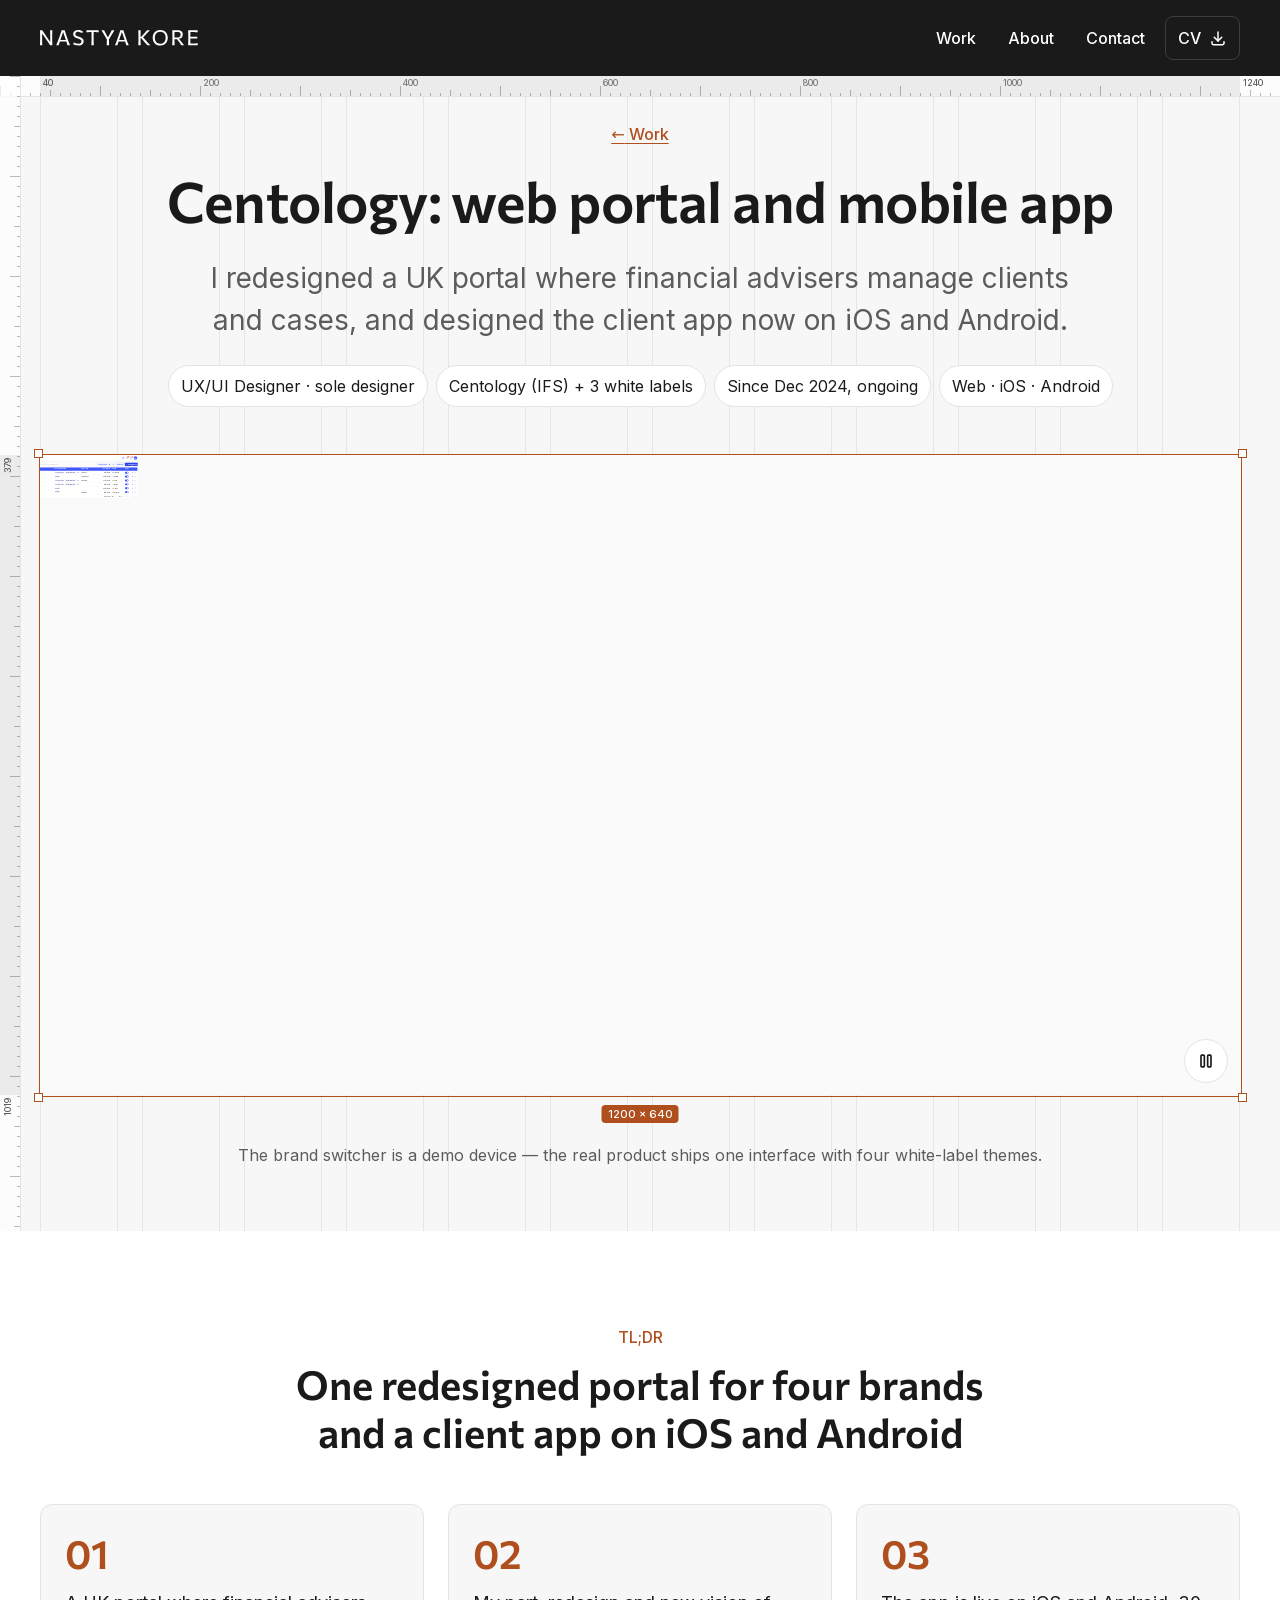
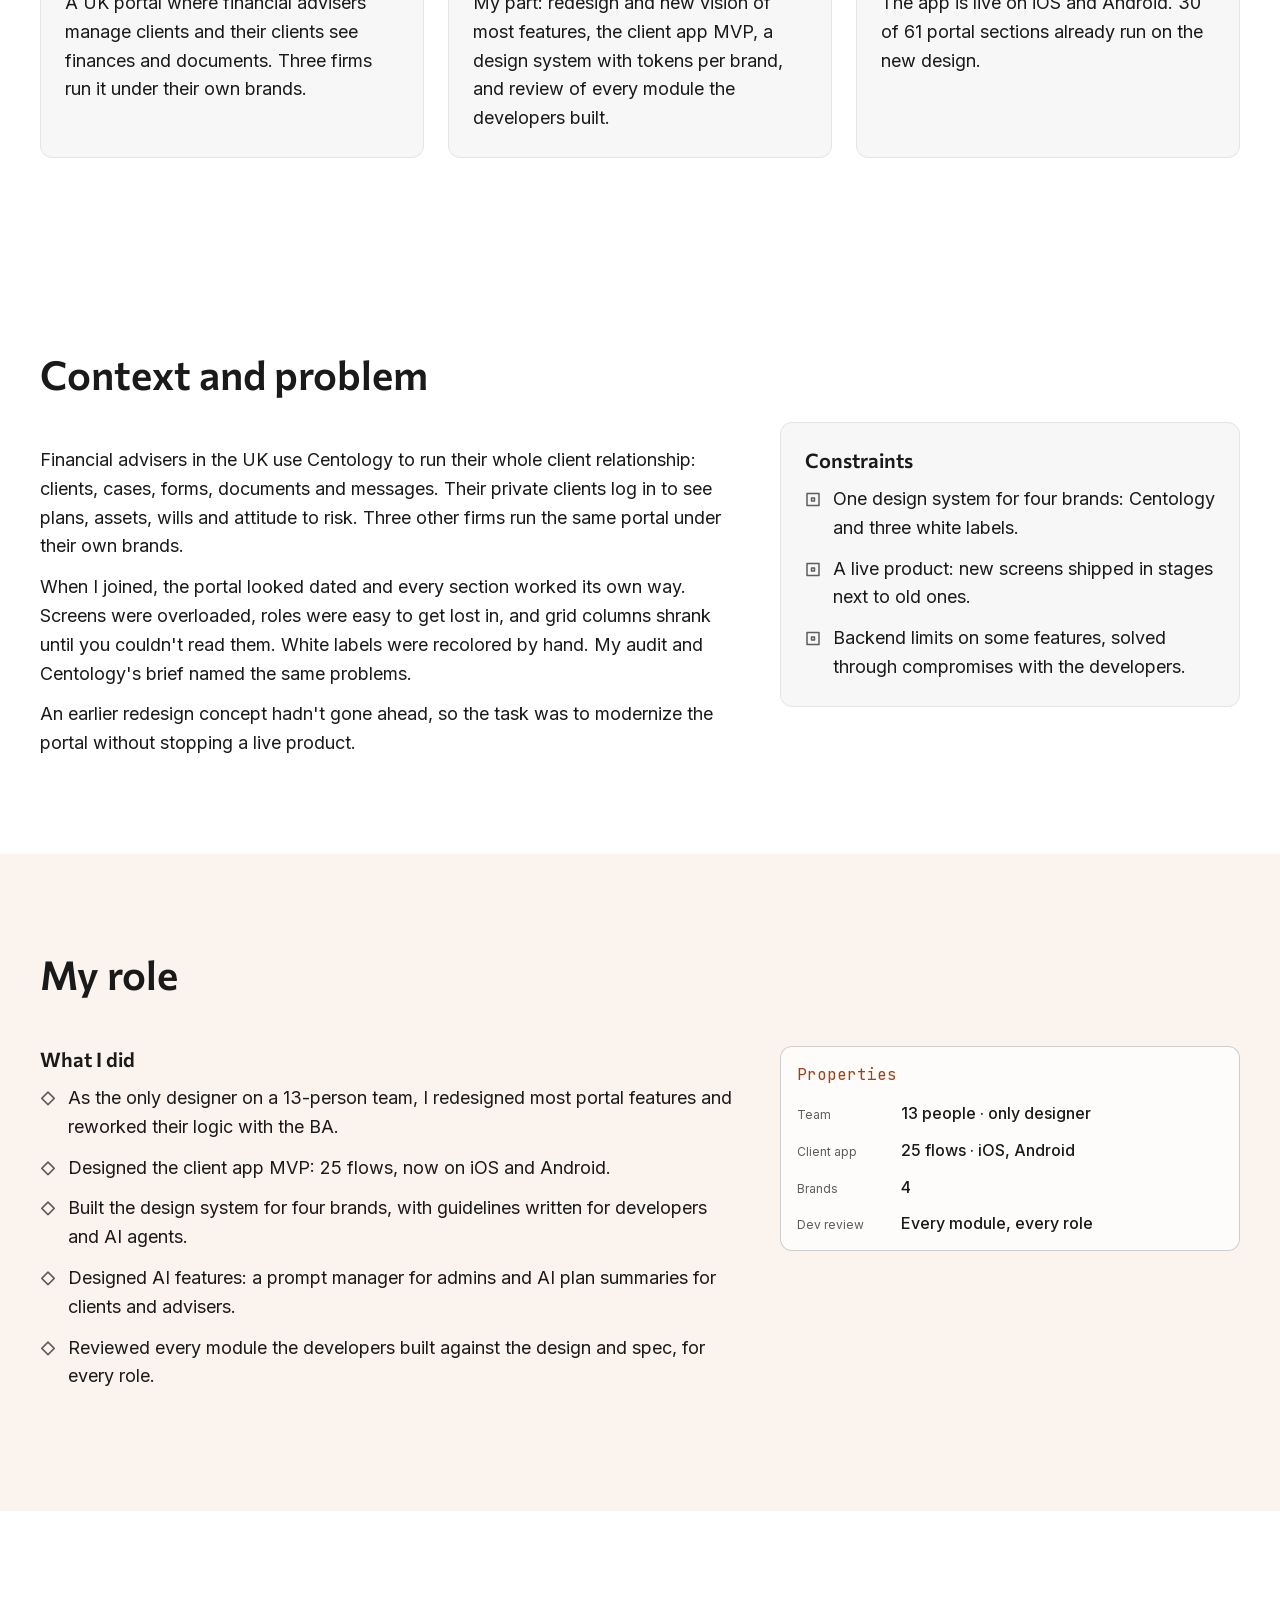
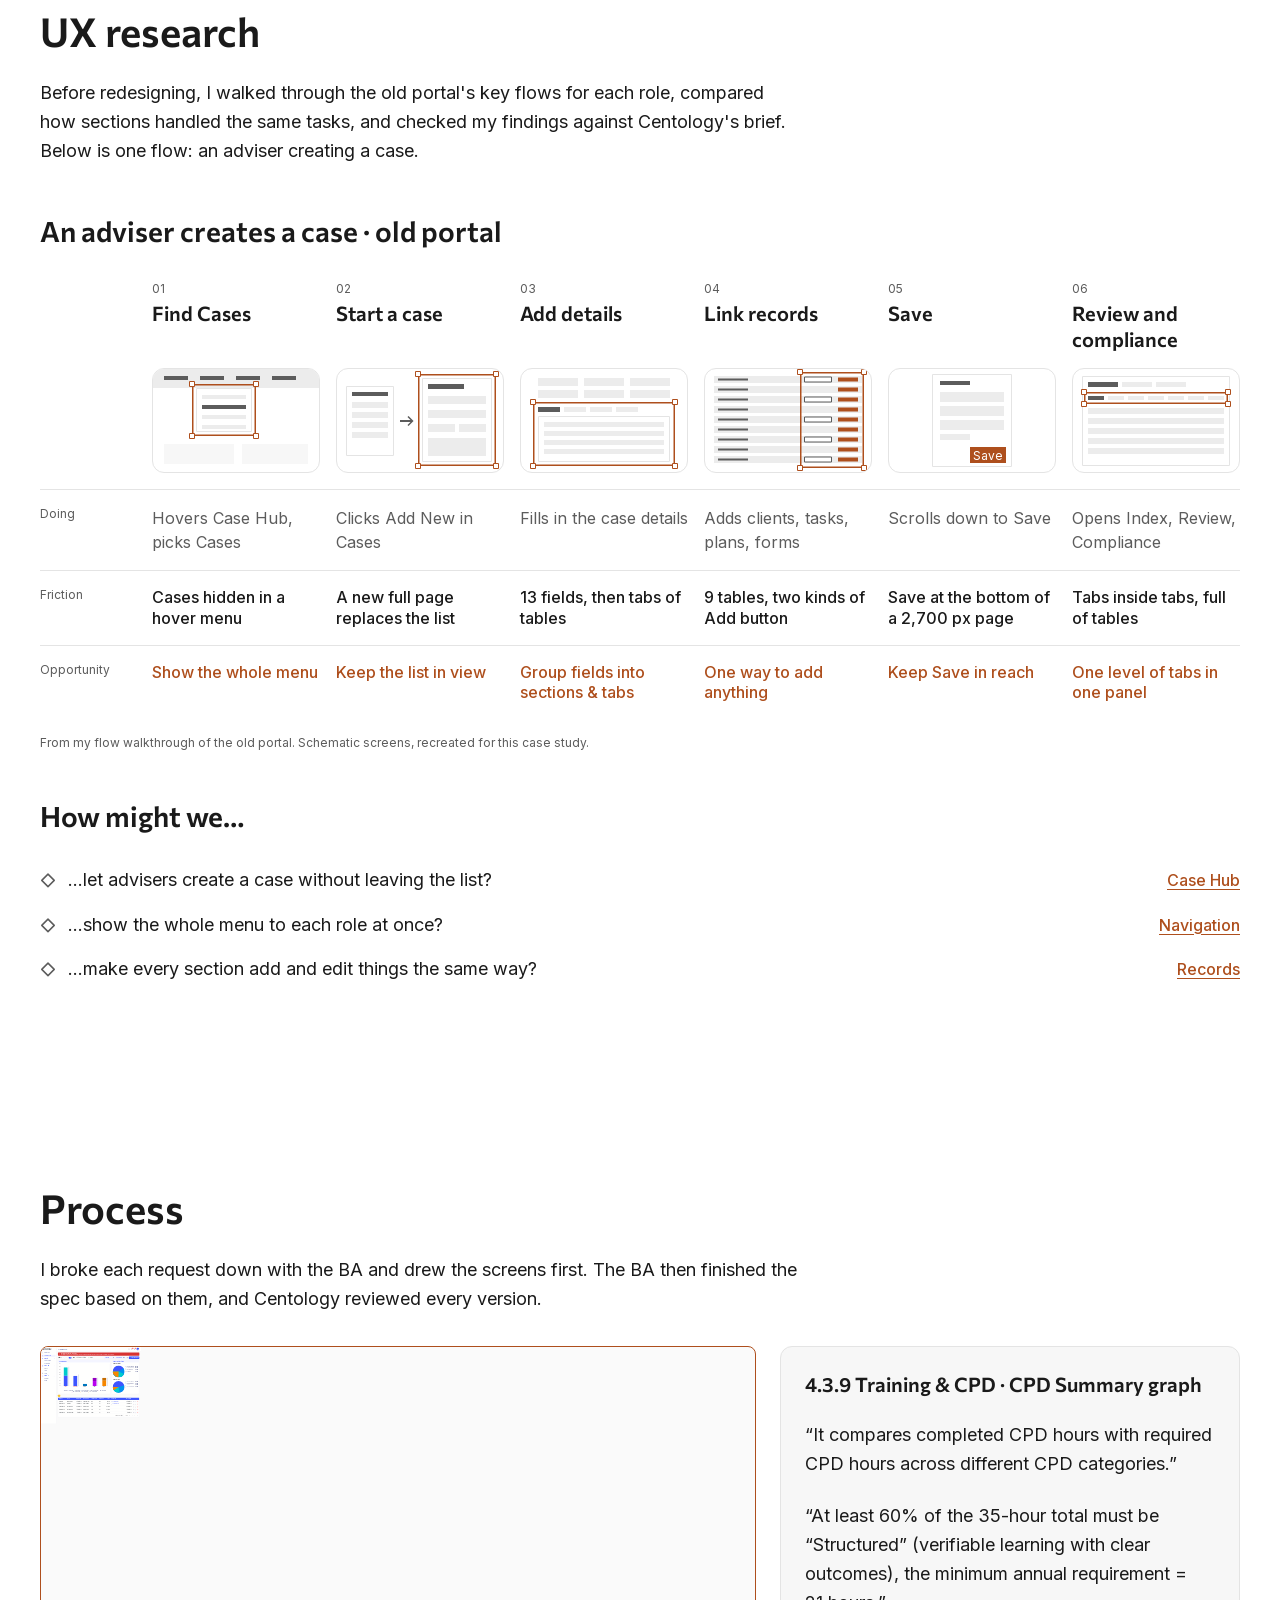
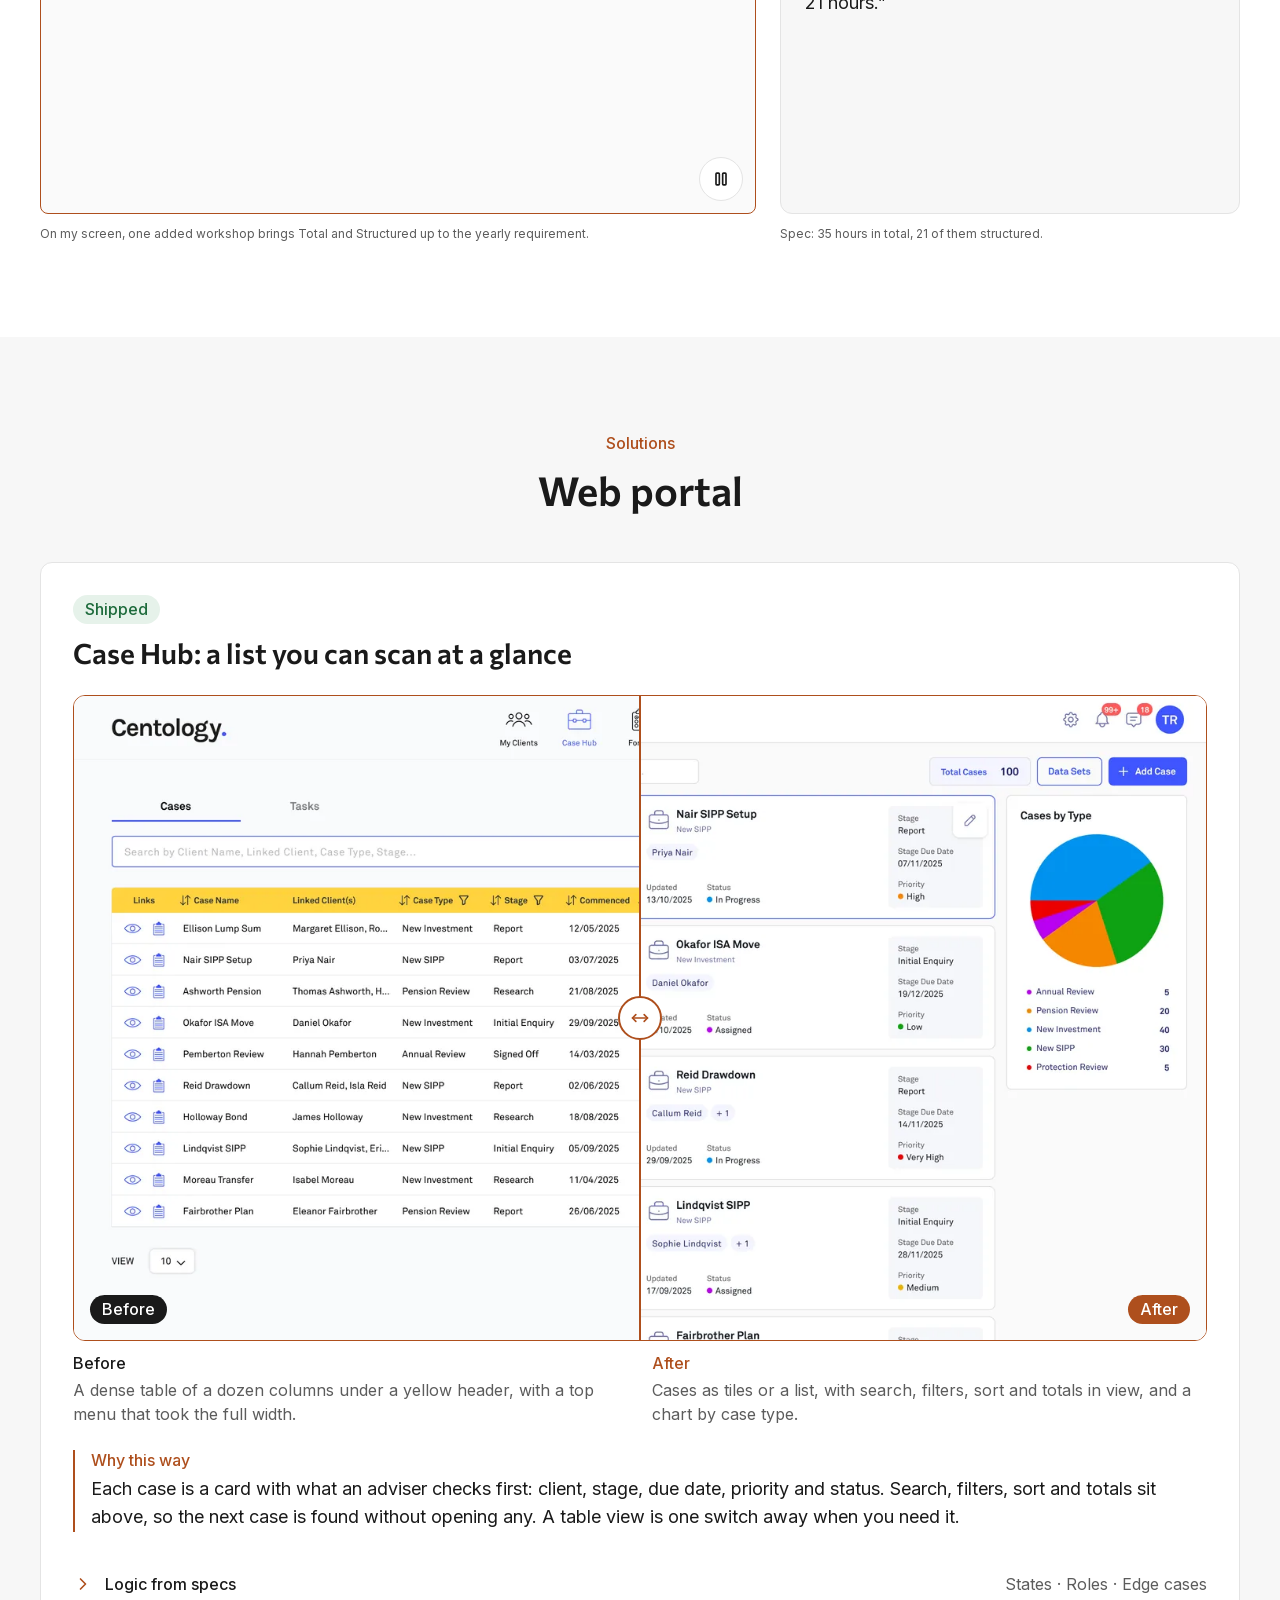
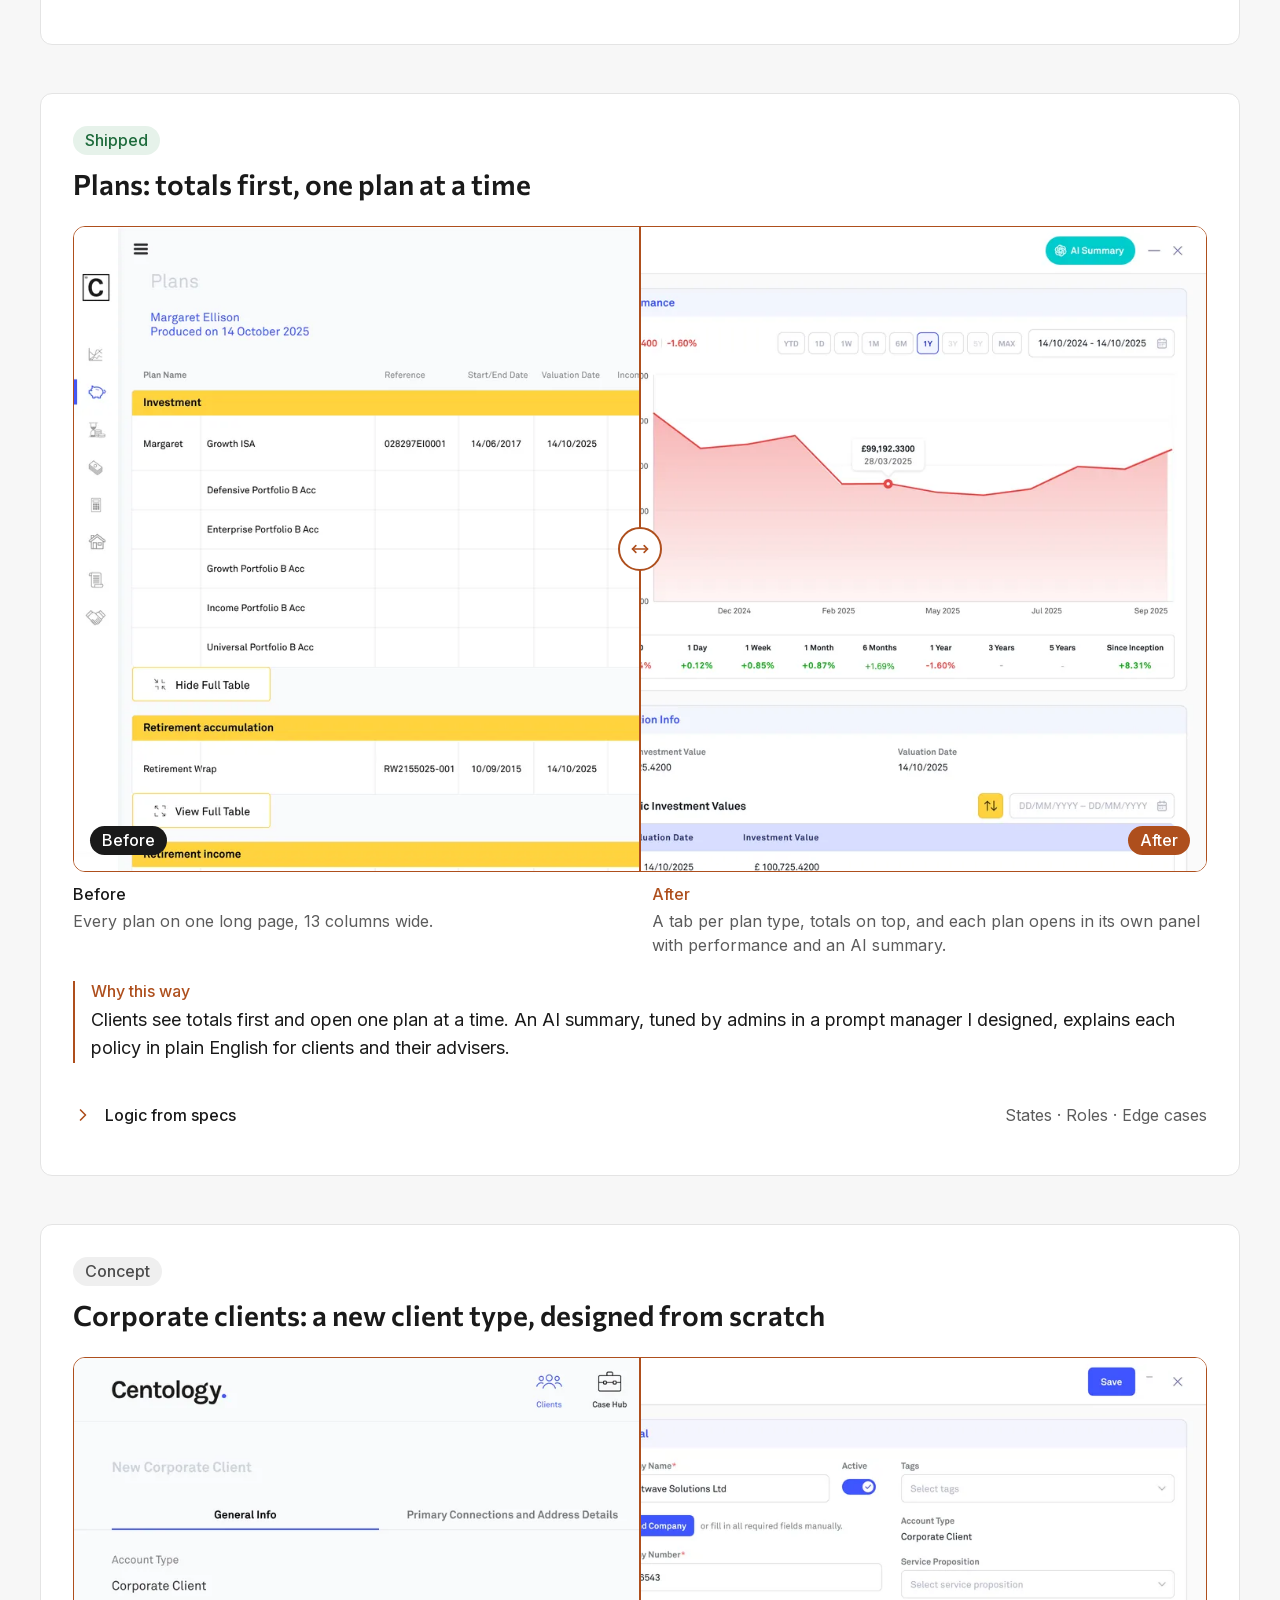
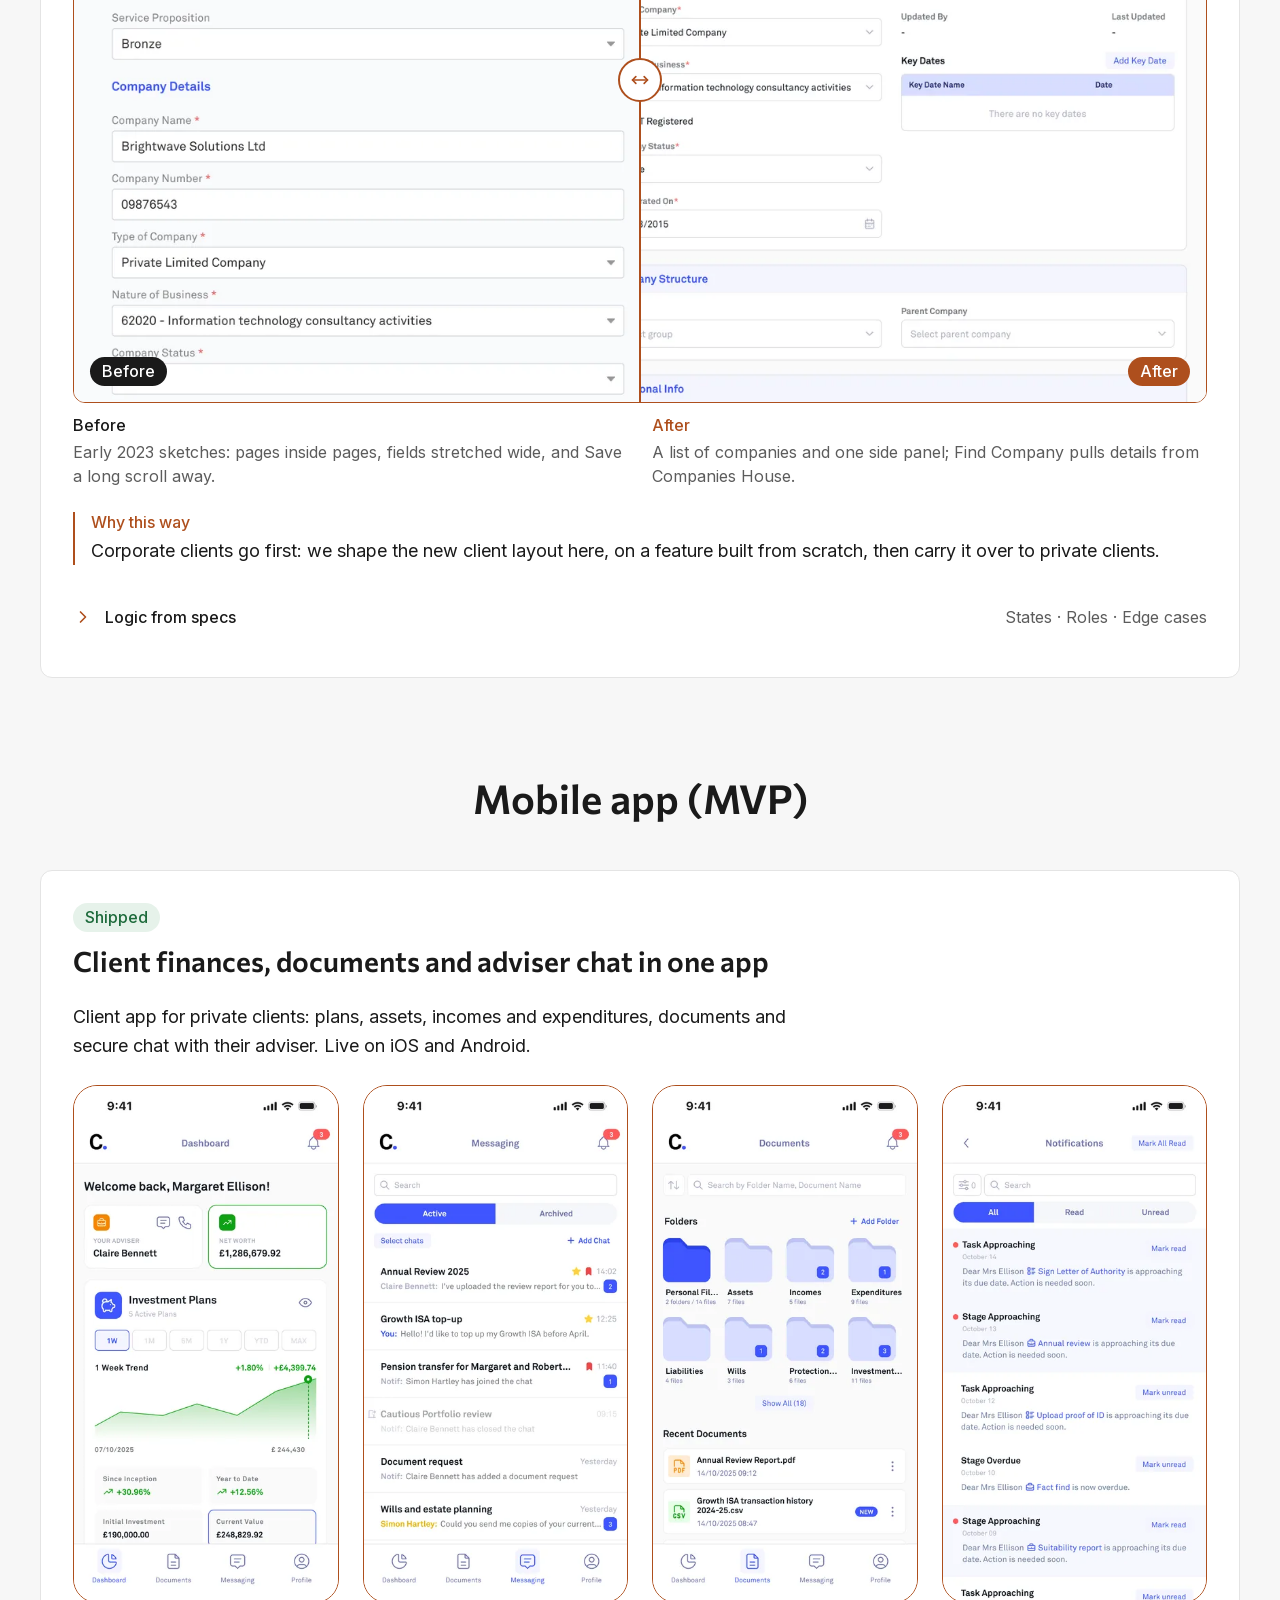
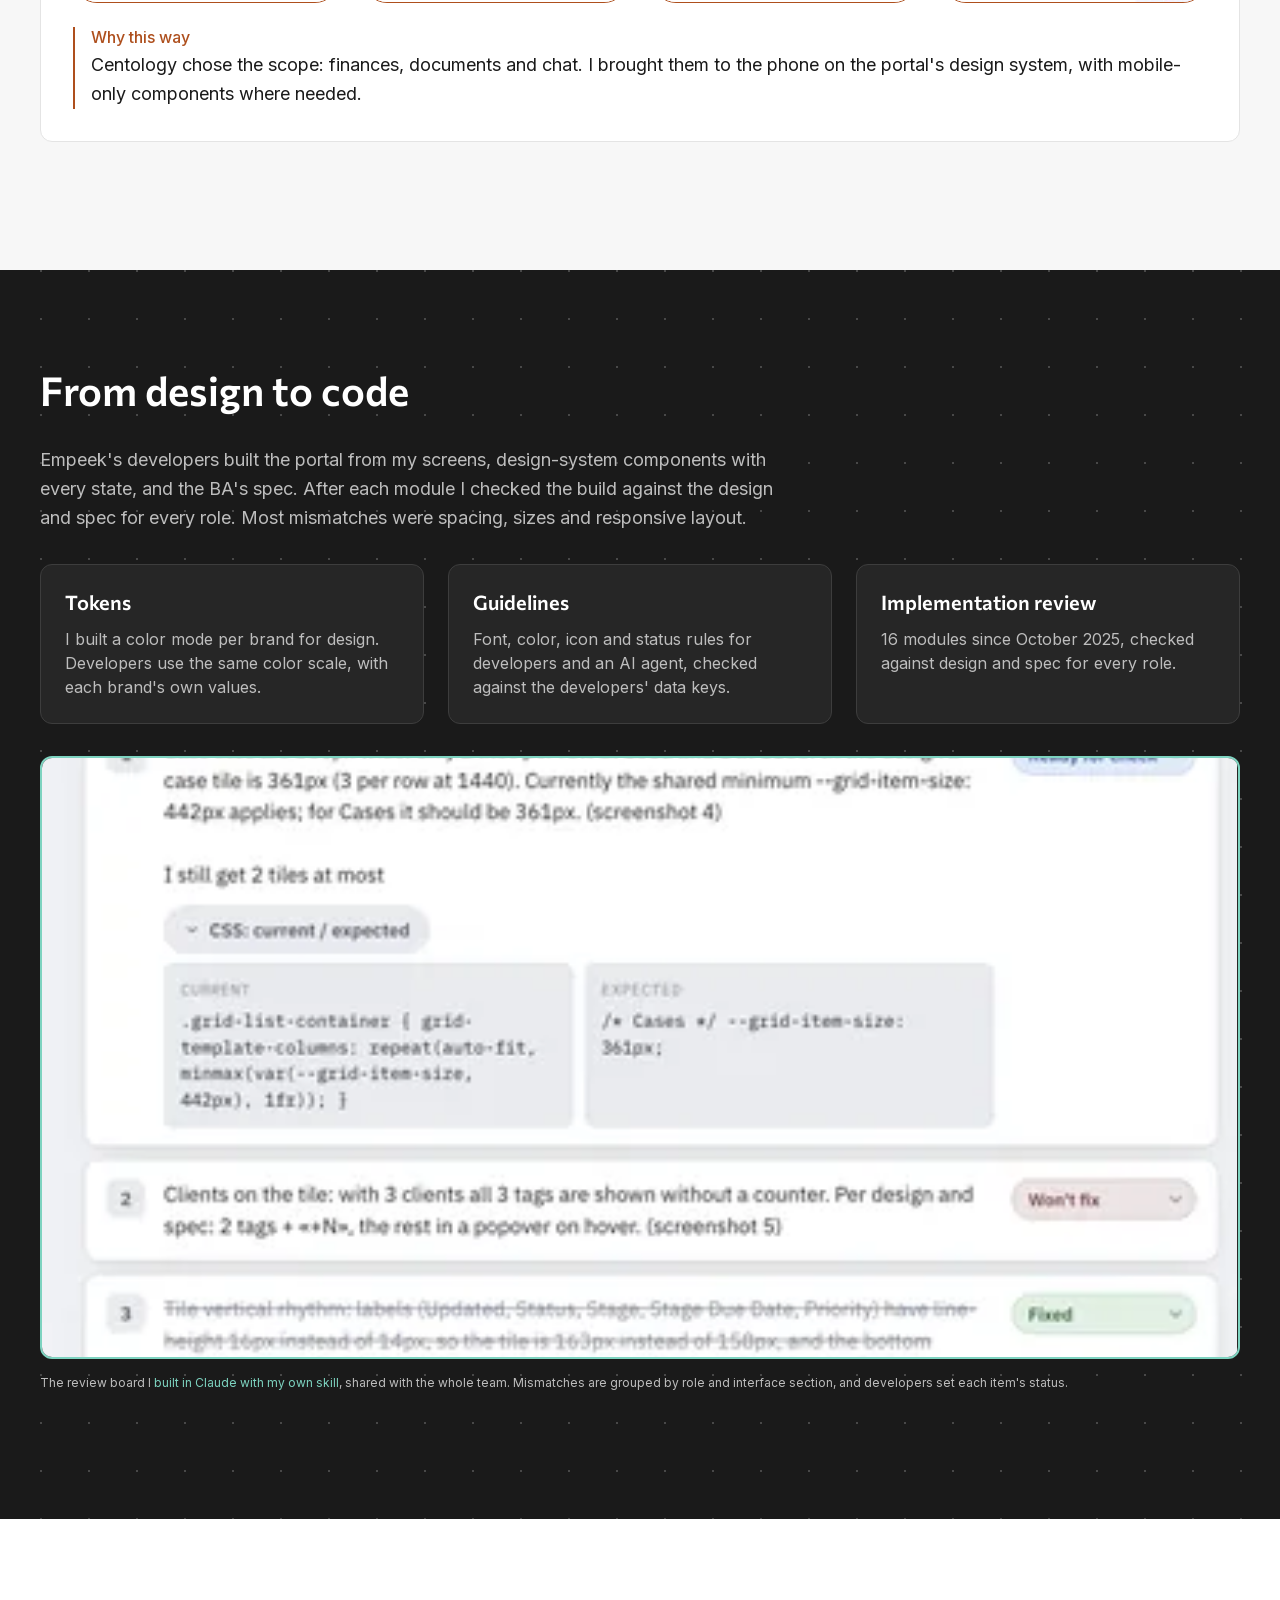
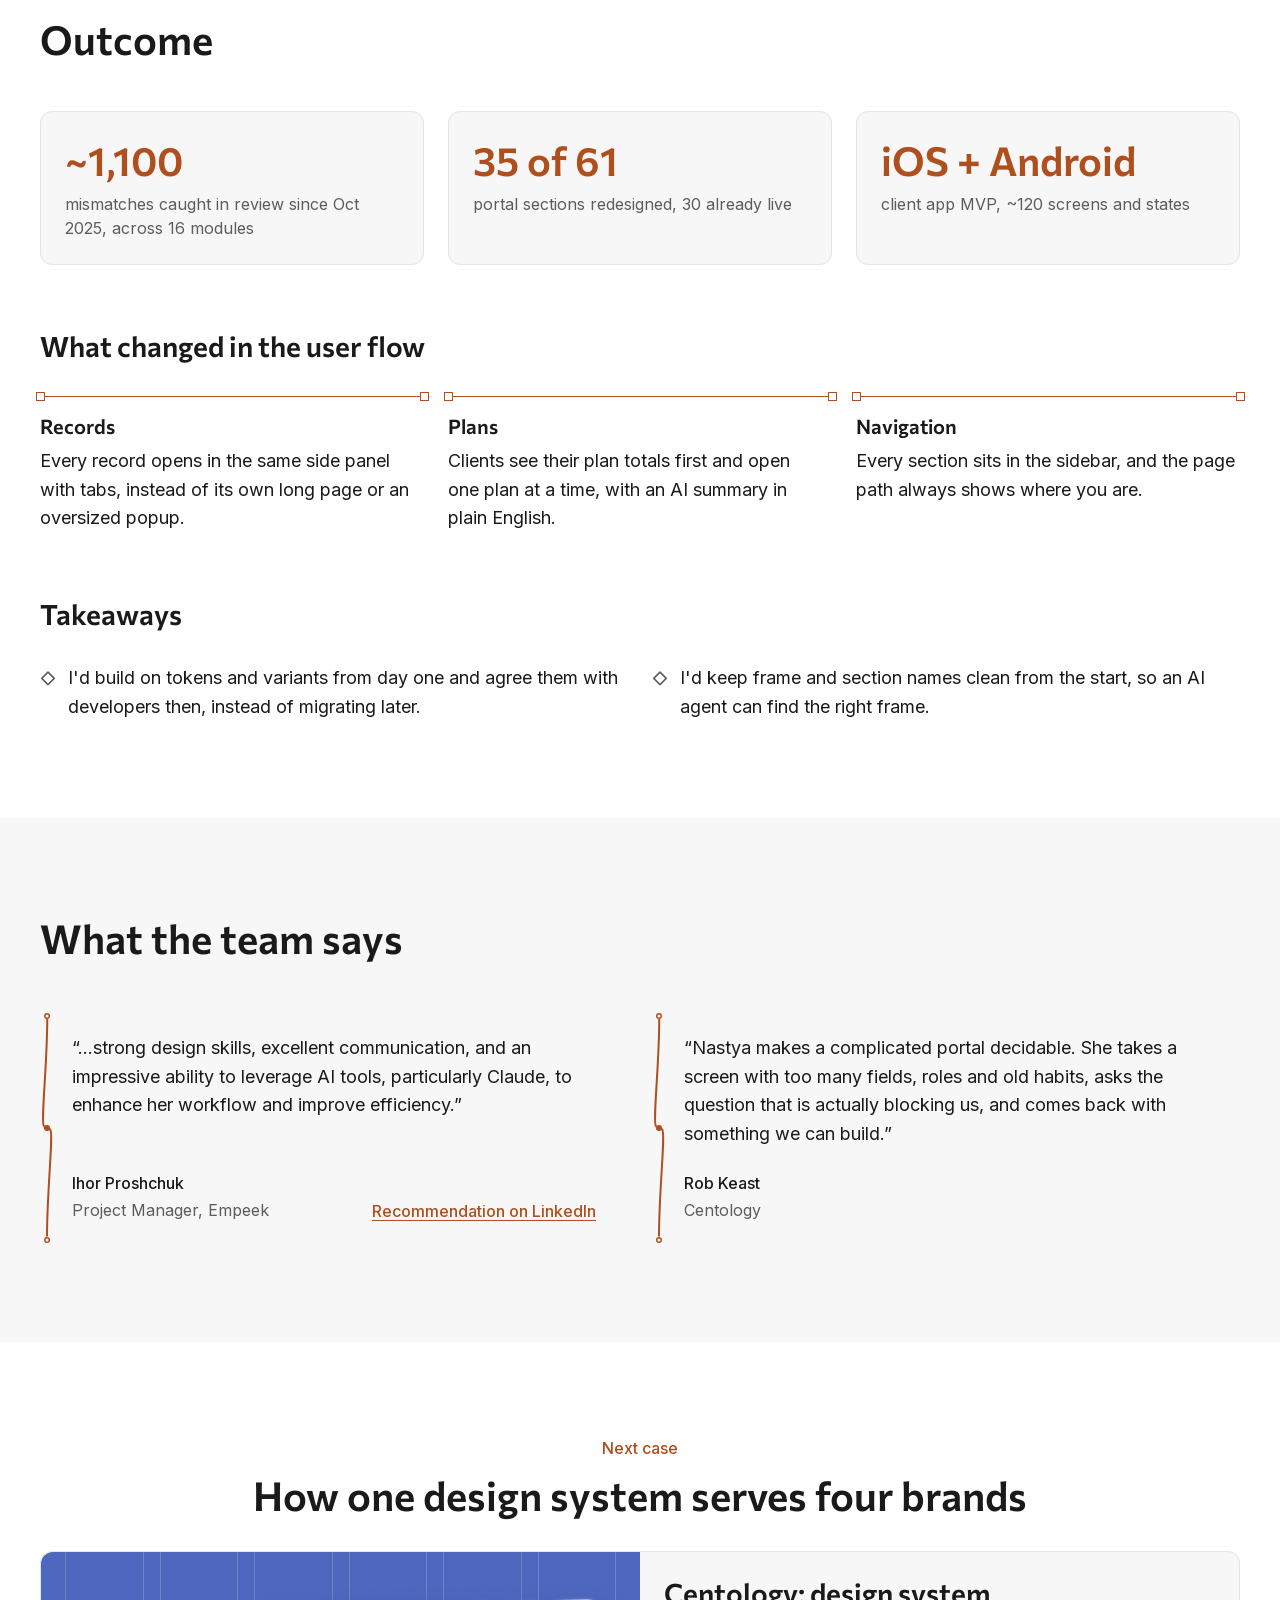
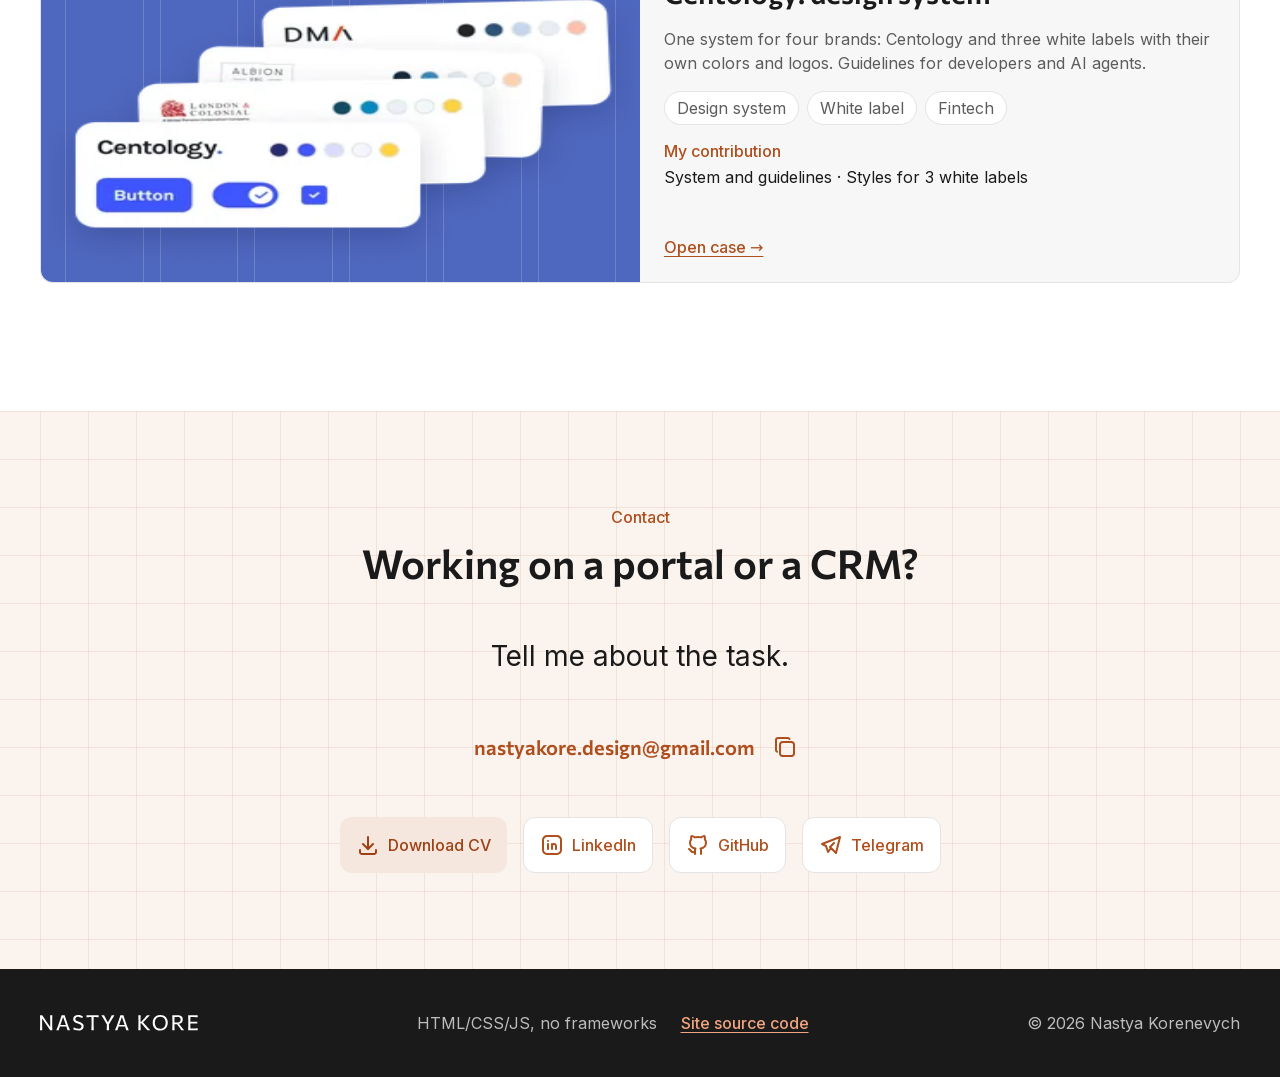
<file: en/work/centology/index.html>
<!doctype html>
<html lang="en">
<head>
  <meta charset="utf-8">
  <meta name="viewport" content="width=device-width, initial-scale=1">
  <title>Centology: web portal and mobile app — Nastya Korenevych</title>
  <meta name="description" content="I redesigned the Centology portal for UK financial advisers and four brands, and designed the client app now live on iOS and Android.">
  <meta property="og:description" content="I redesigned the Centology portal for UK financial advisers and four brands, and designed the client app now live on iOS and Android.">
  <meta property="og:type" content="article">
  <meta property="og:title" content="Centology: web portal and mobile app">
  <meta property="og:site_name" content="Nastya Korenevych">
  <meta property="og:locale" content="en_US">
  <link rel="canonical" href="https://nastyakore.com/en/work/centology/">
  <meta property="og:url" content="https://nastyakore.com/en/work/centology/">
  <meta property="og:image" content="https://nastyakore.com/assets/img/og/og-centology.png">
  <meta property="og:image:width" content="1200">
  <meta property="og:image:height" content="630">
  <meta property="og:image:alt" content="Centology portal Investment Plans screen with the client app Dashboard on a phone">
  <meta name="twitter:card" content="summary_large_image">

  <link rel="icon" href="../../../favicon.svg" type="image/svg+xml">
  <link rel="icon" href="../../../favicon-32.png" type="image/png" sizes="32x32">
  <link rel="apple-touch-icon" href="../../../apple-touch-icon.png">
  <link rel="preload" href="../../../assets/fonts/commissioner-variable.woff2" as="font" type="font/woff2" crossorigin>
  <link rel="preload" href="../../../assets/fonts/inter-latin.woff2" as="font" type="font/woff2" crossorigin>

  <link rel="stylesheet" href="../../../assets/css/tokens.css">
  <link rel="stylesheet" href="../../../assets/css/base.css">
  <link rel="stylesheet" href="../../../assets/css/components/wordmark.css">
  <link rel="stylesheet" href="../../../assets/css/components/header.css">
  <link rel="stylesheet" href="../../../assets/css/components/selection.css">
  <link rel="stylesheet" href="../../../assets/css/components/column-grid.css">
  <link rel="stylesheet" href="../../../assets/css/components/rulers.css">
  <link rel="stylesheet" href="../../../assets/css/components/measure.css">
  <link rel="stylesheet" href="../../../assets/css/components/case-hero.css">
  <link rel="stylesheet" href="../../../assets/css/components/hero-flow-tokens.css">
  <link rel="stylesheet" href="../../../assets/css/components/hero-flow.css">
  <link rel="stylesheet" href="../../../assets/css/components/text-link.css">
  <link rel="stylesheet" href="../../../assets/css/components/meta-pill.css">
  <link rel="stylesheet" href="../../../assets/css/components/section-head.css">
  <link rel="stylesheet" href="../../../assets/css/components/tldr.css">
  <link rel="stylesheet" href="../../../assets/css/components/case-section.css">
  <link rel="stylesheet" href="../../../assets/css/components/split.css">
  <link rel="stylesheet" href="../../../assets/css/components/panel.css">
  <link rel="stylesheet" href="../../../assets/css/components/case-list.css">
  <link rel="stylesheet" href="../../../assets/css/components/properties.css">
  <link rel="stylesheet" href="../../../assets/css/components/case-ux.css">
  <link rel="stylesheet" href="../../../assets/css/components/process.css">
  <link rel="stylesheet" href="../../../assets/css/components/details-row.css">
  <link rel="stylesheet" href="../../../assets/css/components/artifact.css">
  <link rel="stylesheet" href="../../../assets/css/components/spec-card.css">
  <link rel="stylesheet" href="../../../assets/css/components/cpd-demo.css">
  <link rel="stylesheet" href="../../../assets/css/components/status.css">
  <link rel="stylesheet" href="../../../assets/css/components/why.css">
  <link rel="stylesheet" href="../../../assets/css/components/toggle.css">
  <link rel="stylesheet" href="../../../assets/css/components/compare.css">
  <link rel="stylesheet" href="../../../assets/css/components/carousel-dots.css">
  <link rel="stylesheet" href="../../../assets/css/components/solution.css">
  <link rel="stylesheet" href="../../../assets/css/components/solutions.css">
  <link rel="stylesheet" href="../../../assets/css/components/bridge.css">
  <link rel="stylesheet" href="../../../assets/css/components/outcome.css">
  <link rel="stylesheet" href="../../../assets/css/components/feedback.css">
  <link rel="stylesheet" href="../../../assets/css/components/quote-card.css">
  <link rel="stylesheet" href="../../../assets/css/components/case-card.css">
  <link rel="stylesheet" href="../../../assets/css/components/media.css">
  <link rel="stylesheet" href="../../../assets/css/components/tag.css">
  <link rel="stylesheet" href="../../../assets/css/components/next-case.css">
  <link rel="stylesheet" href="../../../assets/css/components/cursor-tag.css">
  <link rel="stylesheet" href="../../../assets/css/components/contact-section.css">
  <link rel="stylesheet" href="../../../assets/css/components/cell-grid.css">
  <link rel="stylesheet" href="../../../assets/css/components/contact-button.css">
  <link rel="stylesheet" href="../../../assets/css/components/cv-button.css">
  <link rel="stylesheet" href="../../../assets/css/components/email-copy.css">
  <link rel="stylesheet" href="../../../assets/css/components/site-footer.css">

  <script src="../../../assets/js/menu.js" defer></script>
  <script src="../../../assets/js/rulers.js" defer></script>
  <script src="../../../assets/js/hero-size.js" defer></script>
  <script src="../../../assets/js/hero-cursor.js" defer></script>
  <script src="../../../assets/js/hero-measure.js" defer></script>
  <script src="../../../assets/js/cursor-tag.js" defer></script>
  <script src="../../../assets/js/copy-email.js" defer></script>
  <script src="../../../assets/js/cell-grid.js" defer></script>
  <script src="../../../assets/js/carousel-dots.js" defer></script>
  <script src="../../../assets/js/scroll-region.js" defer></script>
  <script src="../../../assets/js/compare.js" defer></script>
  <script src="../../../assets/js/toggle.js" defer></script>
  <script src="../../../assets/js/hero-flow.config.js" defer></script>
  <script src="../../../assets/js/hero-flow.js" defer></script>
  <script src="../../../assets/js/cpd-demo.js" defer></script>
</head>
<body>
  <a class="skip-link" href="#main">Skip to content</a>

  <svg class="visually-hidden" aria-hidden="true">
    <symbol id="wordmark" viewBox="0 0 158 16">
      <path fill="currentColor" d="M-5.46128e-06 15.2563C0.0279945 14.4303 0.0524945 13.6323 0.0734945 12.8623C0.0944945 12.0923 0.118994 11.2453 0.146995 10.3213V5.29185C0.118994 4.33985 0.0944945 3.47535 0.0734945 2.69835C0.0524945 1.92135 0.0279945 1.11635 -5.46128e-06 0.283346H2.23649C3.06249 1.51535 3.86049 2.70535 4.63049 3.85335C5.40049 4.99435 6.15649 6.11785 6.89849 7.22385L10.059 11.6863H10.227V5.29185C10.199 4.33985 10.1745 3.47535 10.1535 2.69835C10.1325 1.92135 10.108 1.11635 10.08 0.283346H12.3585C12.3375 1.11635 12.313 1.92135 12.285 2.69835C12.257 3.47535 12.2255 4.33985 12.1905 5.29185V10.3213C12.2255 11.2383 12.257 12.0818 12.285 12.8518C12.313 13.6218 12.3375 14.4233 12.3585 15.2563H10.185C9.48499 14.2203 8.74999 13.1388 7.97999 12.0118C7.20999 10.8778 6.36649 9.63885 5.44949 8.29485L2.26799 3.80085H2.11049V10.3213C2.14549 11.2383 2.17349 12.0818 2.19449 12.8518C2.22249 13.6218 2.25049 14.4233 2.27849 15.2563H-5.46128e-06ZM16.2396 15.2563C16.5616 14.4373 16.8976 13.5868 17.2476 12.7048C17.6046 11.8228 17.9371 10.9828 18.2451 10.1848L20.0826 5.03985C20.3836 4.12285 20.6496 3.29335 20.8806 2.55135C21.1186 1.80935 21.3601 1.05335 21.6051 0.283346H24.7026C24.9406 1.03935 25.1751 1.79535 25.4061 2.55135C25.6441 3.30735 25.9066 4.14035 26.1936 5.05035L28.0206 10.2058C28.3426 11.0388 28.6716 11.8893 29.0076 12.7573C29.3506 13.6253 29.6761 14.4583 29.9841 15.2563H27.4641C27.2121 14.3953 26.9461 13.5063 26.6661 12.5893C26.3931 11.6723 26.1306 10.8043 25.8786 9.98535L23.2221 2.13135H23.0331L20.3661 9.91185C20.1001 10.7798 19.8271 11.6688 19.5471 12.5788C19.2671 13.4888 18.9906 14.3813 18.7176 15.2563H16.2396ZM19.2951 11.5603L19.4841 9.95385H26.9706L27.1176 11.5603H19.2951ZM38.3701 15.4873C38.0131 15.4873 37.5616 15.4418 37.0156 15.3508C36.4696 15.2598 35.8816 15.1443 35.2516 15.0043C34.6216 14.8643 34.0056 14.7173 33.4036 14.5633L33.5926 12.5683C34.2646 12.7853 34.9086 12.9813 35.5246 13.1563C36.1476 13.3313 36.7006 13.4713 37.1836 13.5763C37.6736 13.6743 38.0621 13.7233 38.3491 13.7233C38.9231 13.7093 39.4411 13.6218 39.9031 13.4608C40.3721 13.2928 40.7431 13.0338 41.0161 12.6838C41.2961 12.3338 41.4361 11.8683 41.4361 11.2873C41.4361 10.7763 41.2891 10.3528 40.9951 10.0168C40.7011 9.67385 40.2706 9.37985 39.7036 9.13485C39.1436 8.88285 38.4681 8.63435 37.6771 8.38935C36.7321 8.10235 35.9236 7.78385 35.2516 7.43385C34.5866 7.07685 34.0756 6.63935 33.7186 6.12135C33.3686 5.59635 33.1936 4.93135 33.1936 4.12635C33.1936 3.33535 33.3791 2.63185 33.7501 2.01585C34.1211 1.39285 34.6741 0.902847 35.4091 0.545847C36.1441 0.181847 37.0541 -0.000153065 38.1391 -0.000153065C38.3771 -0.000153065 38.6851 0.0348469 39.0631 0.104847C39.4481 0.174847 39.8576 0.262347 40.2916 0.367347C40.7326 0.472346 41.1631 0.580847 41.5831 0.692847C42.0031 0.804847 42.3706 0.902847 42.6856 0.986847L42.5071 2.97135C41.9121 2.76135 41.3206 2.56535 40.7326 2.38335C40.1516 2.20135 39.6406 2.05785 39.1996 1.95285C38.7656 1.84085 38.4716 1.78485 38.3176 1.78485C37.7926 1.79885 37.3061 1.88635 36.8581 2.04735C36.4101 2.20135 36.0496 2.44285 35.7766 2.77185C35.5106 3.10085 35.3776 3.52435 35.3776 4.04235C35.3776 4.49735 35.4966 4.87885 35.7346 5.18685C35.9796 5.49485 36.3576 5.77135 36.8686 6.01635C37.3796 6.25435 38.0446 6.49935 38.8636 6.75135C40.0606 7.13635 41.0056 7.52485 41.6986 7.91685C42.3916 8.30185 42.8816 8.75335 43.1686 9.27135C43.4626 9.78235 43.6096 10.4158 43.6096 11.1718C43.6096 11.9978 43.4241 12.7363 43.0531 13.3873C42.6891 14.0313 42.1186 14.5423 41.3416 14.9203C40.5716 15.2983 39.5811 15.4873 38.3701 15.4873ZM51.3942 15.2563C51.4222 14.4303 51.4467 13.6323 51.4677 12.8623C51.4957 12.0923 51.5237 11.2453 51.5517 10.3213V5.59635C51.5237 4.65135 51.4957 3.79035 51.4677 3.01335C51.4397 2.22935 51.4117 1.42085 51.3837 0.587847L52.3602 2.12085H50.5647C49.7177 2.16285 48.9687 2.20135 48.3177 2.23635C47.6737 2.27135 47.0612 2.30635 46.4802 2.34135V0.283346H58.6707V2.34135C58.0897 2.30635 57.4737 2.27135 56.8227 2.23635C56.1787 2.20135 55.4332 2.16285 54.5862 2.12085H52.7907L53.7777 0.587847C53.7567 1.42085 53.7322 2.22935 53.7042 3.01335C53.6762 3.79035 53.6447 4.65135 53.6097 5.59635V10.3213C53.6447 11.2383 53.6762 12.0818 53.7042 12.8518C53.7322 13.6218 53.7567 14.4233 53.7777 15.2563H51.3942ZM66.9153 9.47085L63.6708 3.89535C63.3208 3.34235 62.9638 2.78235 62.5998 2.21535C62.2358 1.64835 61.8263 1.00435 61.3713 0.283346H64.1223C64.4583 0.941347 64.7488 1.51185 64.9938 1.99485C65.2458 2.47785 65.4803 2.93285 65.6973 3.35985C65.9143 3.77985 66.1523 4.24185 66.4113 4.74585L67.8078 7.25535H68.0073L69.3723 4.82985C69.6453 4.30485 69.8938 3.82185 70.1178 3.38085C70.3488 2.93985 70.5868 2.47785 70.8318 1.99485C71.0838 1.50485 71.3778 0.934347 71.7138 0.283346H74.4123C74.0133 0.913347 73.6248 1.52935 73.2468 2.13135C72.8688 2.72635 72.4978 3.31085 72.1338 3.88485L68.8893 9.47085H66.9153ZM66.7158 15.2563C66.7438 14.4303 66.7683 13.6323 66.7893 12.8623C66.8173 12.0923 66.8453 11.2453 66.8733 10.3213V7.73835H68.9418V10.3213C68.9768 11.2383 69.0083 12.0818 69.0363 12.8518C69.0643 13.6218 69.0888 14.4233 69.1098 15.2563H66.7158ZM74.9879 15.2563C75.3099 14.4373 75.6459 13.5868 75.9959 12.7048C76.3529 11.8228 76.6854 10.9828 76.9934 10.1848L78.8309 5.03985C79.1319 4.12285 79.3979 3.29335 79.6289 2.55135C79.8669 1.80935 80.1084 1.05335 80.3534 0.283346H83.4509C83.6889 1.03935 83.9234 1.79535 84.1544 2.55135C84.3924 3.30735 84.6549 4.14035 84.9419 5.05035L86.7689 10.2058C87.0909 11.0388 87.4199 11.8893 87.7559 12.7573C88.0989 13.6253 88.4244 14.4583 88.7324 15.2563H86.2124C85.9604 14.3953 85.6944 13.5063 85.4144 12.5893C85.1414 11.6723 84.8789 10.8043 84.6269 9.98535L81.9704 2.13135H81.7814L79.1144 9.91185C78.8484 10.7798 78.5754 11.6688 78.2954 12.5788C78.0154 13.4888 77.7389 14.3813 77.4659 15.2563H74.9879ZM78.0434 11.5603L78.2324 9.95385H85.7189L85.8659 11.5603H78.0434ZM107.364 15.2563C106.748 14.5353 106.171 13.8633 105.632 13.2403C105.093 12.6103 104.571 11.9978 104.067 11.4028L101.316 8.34735H100.298V6.66735H101.306L103.689 4.11585C104.228 3.50685 104.757 2.90835 105.275 2.32035C105.793 1.73235 106.395 1.05335 107.081 0.283346H109.916C109.132 1.08135 108.369 1.85835 107.627 2.61435C106.885 3.37035 106.143 4.12985 105.401 4.89285L102.671 7.76985L102.639 6.86685L105.674 10.2793C106.164 10.7973 106.685 11.3573 107.238 11.9593C107.798 12.5613 108.344 13.1493 108.876 13.7233C109.415 14.2973 109.891 14.8083 110.304 15.2563H107.364ZM98.303 15.2563C98.331 14.4303 98.3555 13.6323 98.3765 12.8623C98.3975 12.0923 98.422 11.2453 98.45 10.3213V5.29185C98.422 4.33985 98.3975 3.47535 98.3765 2.69835C98.3555 1.92135 98.331 1.11635 98.303 0.283346H100.686C100.658 1.11635 100.63 1.92135 100.602 2.69835C100.581 3.47535 100.553 4.33985 100.518 5.29185V10.3213C100.553 11.2383 100.581 12.0818 100.602 12.8518C100.63 13.6218 100.658 14.4233 100.686 15.2563H98.303ZM120.314 15.4873C119.033 15.4873 117.913 15.2843 116.954 14.8783C116.002 14.4653 115.207 13.9018 114.57 13.1878C113.94 12.4668 113.468 11.6408 113.153 10.7098C112.845 9.77885 112.691 8.79535 112.691 7.75935C112.691 6.31035 112.981 5.00135 113.562 3.83235C114.15 2.65635 115.008 1.72535 116.135 1.03935C117.262 0.353347 118.63 0.0103474 120.24 0.0103474C121.472 0.0103474 122.557 0.209847 123.495 0.608847C124.433 1.00085 125.221 1.55385 125.858 2.26785C126.495 2.97485 126.974 3.79735 127.296 4.73535C127.618 5.67335 127.779 6.67785 127.779 7.74885C127.779 9.22585 127.485 10.5488 126.897 11.7178C126.309 12.8868 125.455 13.8073 124.335 14.4793C123.222 15.1513 121.882 15.4873 120.314 15.4873ZM120.261 13.7233C121.192 13.6953 121.997 13.5168 122.676 13.1878C123.355 12.8588 123.912 12.4213 124.346 11.8753C124.787 11.3223 125.109 10.6923 125.312 9.98535C125.522 9.27835 125.627 8.53285 125.627 7.74885C125.627 6.90185 125.515 6.12135 125.291 5.40735C125.067 4.69335 124.727 4.07035 124.272 3.53835C123.824 3.00635 123.264 2.58635 122.592 2.27835C121.927 1.97035 121.15 1.80235 120.261 1.77435C119.344 1.80235 118.546 1.97735 117.867 2.29935C117.188 2.62135 116.625 3.05535 116.177 3.60135C115.729 4.14735 115.393 4.77735 115.169 5.49135C114.952 6.19835 114.843 6.95085 114.843 7.74885C114.843 8.54685 114.948 9.30285 115.158 10.0168C115.375 10.7238 115.704 11.3503 116.145 11.8963C116.586 12.4423 117.146 12.8763 117.825 13.1983C118.511 13.5203 119.323 13.6953 120.261 13.7233ZM132.25 15.2563C132.278 14.4303 132.303 13.6323 132.324 12.8623C132.352 12.0853 132.38 11.2348 132.408 10.3108V5.28135C132.38 4.32935 132.352 3.46835 132.324 2.69835C132.303 1.92135 132.278 1.11635 132.25 0.283346C132.705 0.276347 133.209 0.269347 133.762 0.262347C134.322 0.255347 134.921 0.248347 135.558 0.241347C136.195 0.234347 136.863 0.227347 137.563 0.220347C138.711 0.220347 139.667 0.360347 140.43 0.640347C141.2 0.920347 141.777 1.36485 142.162 1.97385C142.547 2.58285 142.74 3.38085 142.74 4.36785C142.74 5.18685 142.579 5.93935 142.257 6.62535C141.935 7.30435 141.403 7.85035 140.661 8.26335C139.926 8.66935 138.932 8.87585 137.679 8.88285L138.351 7.99035L140.671 10.9513C141.049 11.3993 141.448 11.8823 141.868 12.4003C142.288 12.9113 142.701 13.4153 143.107 13.9123C143.513 14.4023 143.881 14.8503 144.21 15.2563H141.448C141.007 14.6333 140.58 14.0313 140.167 13.4503C139.754 12.8693 139.345 12.2953 138.939 11.7283L136.261 8.23185L137.521 9.27135H134.077V7.57035H136.881C137.728 7.57035 138.424 7.47585 138.97 7.28685C139.523 7.09085 139.936 6.77235 140.209 6.33135C140.482 5.89035 140.619 5.30935 140.619 4.58835C140.619 3.97935 140.521 3.50335 140.325 3.16035C140.129 2.81035 139.873 2.55135 139.558 2.38335C139.25 2.21535 138.911 2.11035 138.54 2.06835C138.176 2.01935 137.822 1.99485 137.479 1.99485H133.027L134.613 0.587847C134.592 1.42085 134.567 2.22935 134.539 3.01335C134.511 3.79035 134.483 4.64785 134.455 5.58585V10.3108C134.483 11.2348 134.511 12.0818 134.539 12.8518C134.567 13.6218 134.592 14.4233 134.613 15.2563H132.25ZM148.142 15.2563C148.17 14.4303 148.195 13.6323 148.216 12.8623C148.244 12.0853 148.272 11.2348 148.3 10.3108V5.28135C148.272 4.32935 148.244 3.46835 148.216 2.69835C148.195 1.92835 148.17 1.12335 148.142 0.283346H157.676V2.23635C156.983 2.20135 156.238 2.16985 155.44 2.14185C154.649 2.11385 153.714 2.08235 152.636 2.04735H149.192L150.505 0.587847C150.484 1.42085 150.456 2.22935 150.421 3.01335C150.393 3.79035 150.365 4.64785 150.337 5.58585V10.0063C150.365 10.9233 150.393 11.7668 150.421 12.5368C150.449 13.2998 150.477 14.1048 150.505 14.9518L149.297 13.4923H152.804C153.714 13.4573 154.572 13.4258 155.377 13.3978C156.189 13.3698 156.966 13.3383 157.708 13.3033V15.2563H148.142ZM149.875 8.52585V6.81435H152.762C153.728 6.78635 154.558 6.76535 155.251 6.75135C155.951 6.73035 156.626 6.71285 157.277 6.69885V8.60985C156.591 8.59585 155.902 8.58185 155.209 8.56785C154.516 8.55385 153.697 8.53985 152.752 8.52585H149.875Z"/>
    </symbol>
  </svg>

  <header class="site-header">
    <div class="site-header__bar container">
      <a class="wordmark" href="../../" aria-label="Nastya Korenevych — home">
        <svg width="158" height="16" aria-hidden="true"><use href="#wordmark"/></svg>
      <span class="selection selection--focus-only" aria-hidden="true"><i></i><i></i><i></i><i></i></span></a>

      <div class="site-header__actions">
        <nav class="site-header__nav" aria-label="Main">
          <a class="site-header__link" href="../../#work">Work<span class="selection selection--interactive" aria-hidden="true"><i></i><i></i><i></i><i></i></span></a>
          <a class="site-header__link" href="../../about/">About<span class="selection selection--interactive" aria-hidden="true"><i></i><i></i><i></i><i></i></span></a>
          <a class="site-header__link" href="#contact">Contact<span class="selection selection--interactive" aria-hidden="true"><i></i><i></i><i></i><i></i></span></a>
          <a class="nav-cv-button" href="../../../cv-nastya-korenevych.pdf" download aria-label="CV (PDF)">
            CV
            <svg width="18" height="18" viewBox="0 0 18 18" fill="none" stroke="currentColor" stroke-width="1.5" stroke-linecap="round" stroke-linejoin="round" aria-hidden="true">
              <path d="M3 12.75V14.25C3 14.6478 3.15804 15.0294 3.43934 15.3107C3.72064 15.592 4.10218 15.75 4.5 15.75H13.5C13.8978 15.75 14.2794 15.592 14.5607 15.3107C14.842 15.0294 15 14.6478 15 14.25V12.75"/>
              <path d="M5.25 8.25L9 12L12.75 8.25"/>
              <path d="M9 3V12"/>
            </svg>
          <span class="selection selection--interactive" aria-hidden="true"><i></i><i></i><i></i><i></i></span></a>
        </nav>
        <button class="menu-button site-header__burger" type="button" popovertarget="site-menu" aria-expanded="false" aria-label="Menu">
          <svg width="22" height="22" viewBox="0 0 22 22" fill="none" stroke="currentColor" stroke-width="1.83333" stroke-linecap="round" stroke-linejoin="round" aria-hidden="true">
            <path d="M3.66667 7.33333H18.3333"/>
            <path d="M3.66667 14.6667H18.3333"/>
          </svg>
        <span class="selection selection--interactive" aria-hidden="true"><i></i><i></i><i></i><i></i></span></button>
      </div>
    </div>
  </header>

  <div class="site-menu" id="site-menu" popover role="dialog" aria-modal="true" aria-label="Menu">
    <div class="site-header__bar container">
      <a class="wordmark" href="../../" aria-label="Nastya Korenevych — home">
        <svg width="158" height="16" aria-hidden="true"><use href="#wordmark"/></svg>
      <span class="selection selection--focus-only" aria-hidden="true"><i></i><i></i><i></i><i></i></span></a>
      <div class="site-header__actions">
        <a class="nav-cv-button" href="../../../cv-nastya-korenevych.pdf" download aria-label="CV (PDF)">
          CV
          <svg width="18" height="18" viewBox="0 0 18 18" fill="none" stroke="currentColor" stroke-width="1.5" stroke-linecap="round" stroke-linejoin="round" aria-hidden="true">
            <path d="M3 12.75V14.25C3 14.6478 3.15804 15.0294 3.43934 15.3107C3.72064 15.592 4.10218 15.75 4.5 15.75H13.5C13.8978 15.75 14.2794 15.592 14.5607 15.3107C14.842 15.0294 15 14.6478 15 14.25V12.75"/>
            <path d="M5.25 8.25L9 12L12.75 8.25"/>
            <path d="M9 3V12"/>
          </svg>
        <span class="selection selection--interactive" aria-hidden="true"><i></i><i></i><i></i><i></i></span></a>
        <button class="menu-button" type="button" popovertarget="site-menu" popovertargetaction="hide" aria-label="Close menu" autofocus>
          <svg width="22" height="22" viewBox="0 0 22 22" fill="none" stroke="currentColor" stroke-width="1.83333" stroke-linecap="round" stroke-linejoin="round" aria-hidden="true">
            <path d="M16.5 5.5L5.5 16.5"/>
            <path d="M5.5 5.5L16.5 16.5"/>
          </svg>
        <span class="selection selection--interactive" aria-hidden="true"><i></i><i></i><i></i><i></i></span></button>
      </div>
    </div>

    <div class="site-menu__body">
      <nav class="site-menu__nav" aria-label="Main">
        <a class="site-menu__link" href="../../#work">Work<span class="selection selection--interactive" aria-hidden="true"><i></i><i></i><i></i><i></i></span></a>
        <a class="site-menu__link" href="../../about/">About<span class="selection selection--interactive" aria-hidden="true"><i></i><i></i><i></i><i></i></span></a>
        <a class="site-menu__link" href="#contact">Contact<span class="selection selection--interactive" aria-hidden="true"><i></i><i></i><i></i><i></i></span></a>
      </nav>
    </div>
  </div>

  <main id="main">
    <section class="case-hero" aria-labelledby="case-title">
      <div class="case-hero__bg" aria-hidden="true">
        <div class="column-grid container">
          <span></span><span></span><span></span><span></span><span></span><span></span>
          <span></span><span></span><span></span><span></span><span></span><span></span>
        </div>
        <div class="rulers" data-target=".case-hero__frame">
          <div class="rulers__top"><span class="rulers__range"></span></div>
          <div class="rulers__left"><span class="rulers__range"></span></div>
        </div>
      </div>

      <div class="case-hero__content container">
        <div class="case-hero__head">
          <a class="text-link" href="../../#work"><span aria-hidden="true">←</span> Work<span class="selection selection--interactive" aria-hidden="true"><i></i><i></i><i></i><i></i></span></a>
          <h1 id="case-title">Centology: web portal and mobile app</h1>
          <p class="case-hero__lead">I redesigned a UK portal where financial advisers manage clients and cases, and designed the client app now on iOS and Android.</p>
          <ul class="meta-pills" aria-label="Project facts">
            <li class="meta-pill">UX/UI Designer · sole designer</li>
            <li class="meta-pill">Centology (IFS) + 3 white labels</li>
            <li class="meta-pill">Since Dec 2024, ongoing</li>
            <li class="meta-pill">Web · iOS · Android</li>
          </ul>
        </div>

        <div class="case-hero__frame" data-cursor-area=".hero-flow__stage">
        <div class="hero-flow" data-step="01" data-brand="centology" data-playing="false">
          <div class="hero-flow__stage" role="img" aria-label="Product demo of the Centology portal: add a portfolio, fill the form, switch the white-label brand mid-flow, finish and see the new row in the table.">
            <div class="hf-layer hf-grid" data-layer="grid" data-visible="true" data-rows="6">
              <div class="hf-sidebar">
                <span class="hf-sidebar__brand"><span class="hf-sidebar__logo"><img class="hf-logo" data-logo="centology" src="../../../assets/img/hero-flow/logo-short-centology.svg" width="30" height="27" alt=""><img class="hf-logo" data-logo="lca" src="../../../assets/img/hero-flow/logo-short-lca.svg" width="30" height="27" alt=""><img class="hf-logo" data-logo="ebc" src="../../../assets/img/hero-flow/logo-short-ebc.svg" width="27" height="30" alt=""><img class="hf-logo" data-logo="dma" src="../../../assets/img/hero-flow/logo-short-dma.svg" width="30" height="30" alt=""></span><span class="hf-sidebar__collapse"><svg width="16" height="16" viewBox="0 0 16 16" fill="none"><path d="M4 4.66667L8 8L4 11.3333M8.8 4.66667L12.8 8L8.8 11.3333" stroke-width="1.5" stroke-linecap="round" stroke-linejoin="round" stroke="currentColor"/></svg></span></span>
                <span class="hf-sidebar__nav">
                  <span class="hf-sidebar__group hf-sidebar__group--muted"><span class="hf-sidebar__item"><svg width="20" height="20" viewBox="0 0 20 20" fill="none"><path d="M8.33333 2.66665C7.02975 2.96885 5.83076 3.61432 4.86073 4.5361C3.89069 5.45788 3.18495 6.6224 2.81669 7.90888C2.44842 9.19536 2.43106 10.5569 2.7664 11.8524C3.10174 13.1478 3.77757 14.33 4.72378 15.2762C5.67 16.2224 6.85214 16.8982 8.14759 17.2336C9.44304 17.5689 10.8046 17.5516 12.0911 17.1833C13.3776 16.815 14.5421 16.1093 15.4639 15.1393C16.3857 14.1692 17.0311 12.9702 17.3333 11.6667C17.3333 11.4456 17.2455 11.2337 17.0892 11.0774C16.933 10.9211 16.721 10.8333 16.5 10.8333H10.8333C10.3913 10.8333 9.96738 10.6577 9.65482 10.3452C9.34226 10.0326 9.16666 9.60868 9.16666 9.16665V3.33332C9.15631 3.23459 9.12646 3.1389 9.07884 3.05179C9.03122 2.96469 8.96679 2.8879 8.88927 2.82589C8.81175 2.76387 8.7227 2.71787 8.62726 2.69053C8.53183 2.6632 8.43192 2.65508 8.33333 2.66665ZM12.5 2.91667C13.5581 3.28924 14.5192 3.89442 15.3124 4.68763C16.1056 5.48085 16.7108 6.4419 17.0833 7.5H13.3333C13.1123 7.5 12.9004 7.4122 12.7441 7.25592C12.5878 7.09964 12.5 6.88768 12.5 6.66667V2.91667Z" stroke-width="1.4" stroke-linecap="round" stroke-linejoin="round" stroke="currentColor"/></svg></span></span>
                  <span class="hf-sidebar__group"><span class="hf-sidebar__item hf-sidebar__item--active"><svg width="20" height="20" viewBox="0 0 20 20" fill="none"><path d="M2.5 17.5V15.8333C2.5 14.9493 2.85119 14.1014 3.47631 13.4763C4.10143 12.8512 4.94928 12.5 5.83333 12.5H9.16667C10.0507 12.5 10.8986 12.8512 11.5237 13.4763C12.1488 14.1014 12.5 14.9493 12.5 15.8333V17.5M13.3333 2.60834C14.0503 2.79192 14.6859 3.20892 15.1397 3.7936C15.5935 4.37827 15.8399 5.09736 15.8399 5.8375C15.8399 6.57765 15.5935 7.29674 15.1397 7.88141C14.6859 8.46609 14.0503 8.88309 13.3333 9.06667M17.5 17.5V15.8333C17.4958 15.0976 17.2483 14.384 16.7961 13.8037C16.3439 13.2233 15.7124 12.8089 15 12.625M4.16667 5.83333C4.16667 6.71739 4.51786 7.56523 5.14298 8.19036C5.7681 8.81548 6.61594 9.16667 7.5 9.16667C8.38405 9.16667 9.2319 8.81548 9.85702 8.19036C10.4821 7.56523 10.8333 6.71739 10.8333 5.83333C10.8333 4.94928 10.4821 4.10143 9.85702 3.47631C9.2319 2.85119 8.38405 2.5 7.5 2.5C6.61594 2.5 5.7681 2.85119 5.14298 3.47631C4.51786 4.10143 4.16667 4.94928 4.16667 5.83333Z" stroke-width="1.4" stroke-linecap="round" stroke-linejoin="round" stroke="currentColor"/></svg></span><span class="hf-sidebar__sub"><span class="hf-sidebar__item"><svg width="20" height="20" viewBox="0 0 20 20" fill="none"><circle cx="10" cy="10" r="2.5" fill="currentColor"/></svg></span><span class="hf-sidebar__item"><svg width="20" height="20" viewBox="0 0 20 20" fill="none"><circle cx="10" cy="10" r="2.5" fill="currentColor"/></svg></span><span class="hf-sidebar__item"><svg width="20" height="20" viewBox="0 0 20 20" fill="none"><circle cx="10" cy="10" r="2.5" fill="currentColor"/></svg></span><span class="hf-sidebar__item"><svg width="20" height="20" viewBox="0 0 20 20" fill="none"><circle cx="10" cy="10" r="2.5" fill="currentColor"/></svg></span></span></span>
                  <span class="hf-sidebar__group"><span class="hf-sidebar__item hf-sidebar__item--active"><svg width="20" height="20" viewBox="0 0 20 20" fill="none"><path d="M6.66667 5.83333V4.16667C6.66667 3.72464 6.84226 3.30072 7.15482 2.98816C7.46738 2.67559 7.89131 2.5 8.33333 2.5H11.6667C12.1087 2.5 12.5326 2.67559 12.8452 2.98816C13.1577 3.30072 13.3333 3.72464 13.3333 4.16667V5.83333M10 10V10.0083M2.5 10.8333C4.82632 12.0056 7.39502 12.6162 10 12.6162C12.605 12.6162 15.1737 12.0056 17.5 10.8333M2.5 7.5C2.5 7.05797 2.67559 6.63405 2.98816 6.32149C3.30072 6.00893 3.72464 5.83333 4.16667 5.83333H15.8333C16.2754 5.83333 16.6993 6.00893 17.0118 6.32149C17.3244 6.63405 17.5 7.05797 17.5 7.5V15C17.5 15.442 17.3244 15.866 17.0118 16.1785C16.6993 16.4911 16.2754 16.6667 15.8333 16.6667H4.16667C3.72464 16.6667 3.30072 16.4911 2.98816 16.1785C2.67559 15.866 2.5 15.442 2.5 15V7.5Z" stroke-width="1.4" stroke-linecap="round" stroke-linejoin="round" stroke="currentColor"/></svg></span><span class="hf-sidebar__sub"><span class="hf-sidebar__item"><svg width="20" height="20" viewBox="0 0 20 20" fill="none"><circle cx="10" cy="10" r="2.5" fill="currentColor"/></svg></span><span class="hf-sidebar__item"><svg width="20" height="20" viewBox="0 0 20 20" fill="none"><circle cx="10" cy="10" r="2.5" fill="currentColor"/></svg></span><span class="hf-sidebar__item"><svg width="20" height="20" viewBox="0 0 20 20" fill="none"><circle cx="10" cy="10" r="2.5" fill="currentColor"/></svg></span></span></span>
                  <span class="hf-sidebar__group hf-sidebar__group--muted"><span class="hf-sidebar__item"><svg width="20" height="20" viewBox="0 0 20 20" fill="none"><path d="M7.5 4.16667H5.83333C5.39131 4.16667 4.96738 4.34226 4.65482 4.65482C4.34226 4.96738 4.16667 5.39131 4.16667 5.83333V15.8333C4.16667 16.2754 4.34226 16.6993 4.65482 17.0118C4.96738 17.3244 5.39131 17.5 5.83333 17.5H14.1667C14.6087 17.5 15.0326 17.3244 15.3452 17.0118C15.6577 16.6993 15.8333 16.2754 15.8333 15.8333V5.83333C15.8333 5.39131 15.6577 4.96738 15.3452 4.65482C15.0326 4.34226 14.6087 4.16667 14.1667 4.16667H12.5M7.5 4.16667C7.5 3.72464 7.6756 3.30072 7.98816 2.98816C8.30072 2.67559 8.72464 2.5 9.16667 2.5H10.8333C11.2754 2.5 11.6993 2.67559 12.0118 2.98816C12.3244 3.30072 12.5 3.72464 12.5 4.16667M7.5 4.16667C7.5 4.60869 7.6756 5.03262 7.98816 5.34518C8.30072 5.65774 8.72464 5.83333 9.16667 5.83333H10.8333C11.2754 5.83333 11.6993 5.65774 12.0118 5.34518C12.3244 5.03262 12.5 4.60869 12.5 4.16667M7.5 10H7.50833M10.8333 10H12.5M7.5 13.3333H7.50833M10.8333 13.3333H12.5" stroke-width="1.4" stroke-linecap="round" stroke-linejoin="round" stroke="currentColor"/></svg></span></span>
                  <span class="hf-sidebar__group hf-sidebar__group--muted"><span class="hf-sidebar__item hf-sidebar__item--active"><svg width="20" height="20" viewBox="0 0 20 20" fill="none"><path d="M11.6667 2.5V5.83333C11.6667 6.05435 11.7545 6.26631 11.9107 6.42259C12.067 6.57887 12.279 6.66667 12.5 6.66667H15.8333M15.8333 6.66667L11.6667 2.5H5.83333C5.39131 2.5 4.96738 2.67559 4.65482 2.98816C4.34226 3.30072 4.16667 3.72464 4.16667 4.16667V15.8333C4.16667 16.2754 4.34226 16.6993 4.65482 17.0118C4.96738 17.3244 5.39131 17.5 5.83333 17.5H14.1667C14.6087 17.5 15.0326 17.3244 15.3452 17.0118C15.6577 16.6993 15.8333 16.2754 15.8333 15.8333V6.66667ZM7.5 14.1667H12.5M7.5 10.8333H12.5" stroke-width="1.4" stroke-linecap="round" stroke-linejoin="round" stroke="currentColor"/></svg></span><span class="hf-sidebar__sub"><span class="hf-sidebar__item"><svg width="20" height="20" viewBox="0 0 20 20" fill="none"><circle cx="10" cy="10" r="2.5" fill="currentColor"/></svg></span><span class="hf-sidebar__item"><svg width="20" height="20" viewBox="0 0 20 20" fill="none"><circle cx="10" cy="10" r="2.5" fill="currentColor"/></svg></span></span></span>
                </span>
              </div>
              <div class="hf-main">
                <div class="hf-topbar">
                  <span class="hf-breadcrumb"><span>Plans Management</span><span class="hf-breadcrumb__sep">/</span><span class="hf-breadcrumb__current">Portfolios</span></span>
                  <span class="hf-topbar__right">
                    <span class="hf-topbar__icons">
                      <span class="hf-icon-button hf-icon-button--active"><svg width="24" height="24" viewBox="0 0 24 24" fill="none"><path d="M10.325 4.317C10.751 2.561 13.249 2.561 13.675 4.317C13.7389 4.5808 13.8642 4.82578 14.0407 5.032C14.2172 5.23822 14.4399 5.39985 14.6907 5.50375C14.9414 5.60764 15.2132 5.65085 15.4838 5.62987C15.7544 5.60889 16.0162 5.5243 16.248 5.383C17.791 4.443 19.558 6.209 18.618 7.753C18.4769 7.98466 18.3924 8.24634 18.3715 8.51677C18.3506 8.78721 18.3938 9.05877 18.4975 9.30938C18.6013 9.55999 18.7627 9.78258 18.9687 9.95905C19.1747 10.1355 19.4194 10.2609 19.683 10.325C21.439 10.751 21.439 13.249 19.683 13.675C19.4192 13.7389 19.1742 13.8642 18.968 14.0407C18.7618 14.2172 18.6001 14.4399 18.4963 14.6907C18.3924 14.9414 18.3491 15.2132 18.3701 15.4838C18.3911 15.7544 18.4757 16.0162 18.617 16.248C19.557 17.791 17.791 19.558 16.247 18.618C16.0153 18.4769 15.7537 18.3924 15.4832 18.3715C15.2128 18.3506 14.9412 18.3938 14.6906 18.4975C14.44 18.6013 14.2174 18.7627 14.0409 18.9687C13.8645 19.1747 13.7391 19.4194 13.675 19.683C13.249 21.439 10.751 21.439 10.325 19.683C10.2611 19.4192 10.1358 19.1742 9.95929 18.968C9.7828 18.7618 9.56011 18.6001 9.30935 18.4963C9.05859 18.3924 8.78683 18.3491 8.51621 18.3701C8.24559 18.3911 7.98375 18.4757 7.752 18.617C6.209 19.557 4.442 17.791 5.382 16.247C5.5231 16.0153 5.60755 15.7537 5.62848 15.4832C5.64942 15.2128 5.60624 14.9412 5.50247 14.6906C5.3987 14.44 5.23726 14.2174 5.03127 14.0409C4.82529 13.8645 4.58056 13.7391 4.317 13.675C2.561 13.249 2.561 10.751 4.317 10.325C4.5808 10.2611 4.82578 10.1358 5.032 9.95929C5.23822 9.7828 5.39985 9.56011 5.50375 9.30935C5.60764 9.05859 5.65085 8.78683 5.62987 8.51621C5.60889 8.24559 5.5243 7.98375 5.383 7.752C4.443 6.209 6.209 4.442 7.753 5.382C8.753 5.99 10.049 5.452 10.325 4.317ZM9 12C9 12.7956 9.31607 13.5587 9.87868 14.1213C10.4413 14.6839 11.2044 15 12 15C12.7956 15 13.5587 14.6839 14.1213 14.1213C14.6839 13.5587 15 12.7956 15 12C15 11.2044 14.6839 10.4413 14.1213 9.87868C13.5587 9.31607 12.7956 9 12 9C11.2044 9 10.4413 9.31607 9.87868 9.87868C9.31607 10.4413 9 11.2044 9 12Z" stroke-width="1.4" stroke-linecap="round" stroke-linejoin="round" stroke="currentColor"/></svg></span>
                      <span class="hf-icon-button"><svg width="24" height="24" viewBox="0 0 24 24" fill="none"><path d="M9 17V18C9 18.7956 9.31607 19.5587 9.87868 20.1213C10.4413 20.6839 11.2044 21 12 21C12.7956 21 13.5587 20.6839 14.1213 20.1213C14.6839 19.5587 15 18.7956 15 18V17M10 5C10 4.46957 10.2107 3.96086 10.5858 3.58579C10.9609 3.21071 11.4696 3 12 3C12.5304 3 13.0391 3.21071 13.4142 3.58579C13.7893 3.96086 14 4.46957 14 5C15.1484 5.54303 16.1274 6.38833 16.8321 7.4453C17.5367 8.50227 17.9404 9.73107 18 11V14C18.0753 14.6217 18.2954 15.2171 18.6428 15.7381C18.9902 16.2592 19.4551 16.6914 20 17H4C4.54494 16.6914 5.00981 16.2592 5.35719 15.7381C5.70457 15.2171 5.92474 14.6217 6 14V11C6.05956 9.73107 6.4633 8.50227 7.16795 7.4453C7.8726 6.38833 8.85159 5.54303 10 5Z" stroke-width="1.4" stroke-linecap="round" stroke-linejoin="round" stroke="currentColor"/></svg><span class="hf-badge hf-badge--wide">99+</span></span>
                      <span class="hf-icon-button"><svg width="24" height="24" viewBox="0 0 24 24" fill="none"><path d="M8 9H16M8 13H14M9 18H6C5.20435 18 4.44129 17.6839 3.87868 17.1213C3.31607 16.5587 3 15.7956 3 15V7C3 6.20435 3.31607 5.44129 3.87868 4.87868C4.44129 4.31607 5.20435 4 6 4H18C18.7956 4 19.5587 4.31607 20.1213 4.87868C20.6839 5.44129 21 6.20435 21 7V15C21 15.7956 20.6839 16.5587 20.1213 17.1213C19.5587 17.6839 18.7956 18 18 18H15L12 21L9 18Z" stroke-width="1.4" stroke-linecap="round" stroke-linejoin="round" stroke="currentColor"/></svg><span class="hf-badge">18</span></span>
                    </span>
                    <span class="hf-avatar">JD</span>
                  </span>
                </div>
                <div class="hf-page">
                  <div class="hf-toolbar">
                    <span class="hf-toolbar__left">
                      <span class="hf-view-switch"><span class="hf-view-switch__on"><svg width="20" height="20" viewBox="0 0 20 20" fill="none"><path d="M2.91667 17.0833L2.91667 11.25L17.0833 11.25V17.0833H2.91667Z" class="hf-fill"/><path d="M2.91667 8.75L2.91667 2.91667L17.0833 2.91667V8.75L2.91667 8.75Z" class="hf-fill"/><path d="M2.91667 17.0833L2.91667 11.25L17.0833 11.25V17.0833H2.91667ZM2.91667 8.75L2.91667 2.91667L17.0833 2.91667V8.75L2.91667 8.75Z" stroke-linecap="round" stroke-linejoin="round" stroke="currentColor"/></svg></span><span class="hf-view-switch__off"><svg width="20" height="20" viewBox="0 0 20 20" fill="none"><path d="M2.91667 2.91667H8.75V8.75H2.91667V2.91667Z" class="hf-fill"/><path d="M2.91667 11.25H8.75V17.0833H2.91667V11.25Z" class="hf-fill"/><path d="M11.25 2.91667H17.0833V8.75H11.25V2.91667Z" class="hf-fill"/><path d="M11.25 11.25H17.0833V17.0833H11.25V11.25Z" class="hf-fill"/><path d="M2.91667 2.91667H8.75V8.75H2.91667V2.91667ZM2.91667 11.25H8.75V17.0833H2.91667V11.25ZM11.25 2.91667H17.0833V8.75H11.25V2.91667ZM11.25 11.25H17.0833V17.0833H11.25V11.25Z" stroke-linecap="round" stroke-linejoin="round" stroke="currentColor"/></svg></span></span>
                      <span class="hf-chip-button"><svg width="20" height="20" viewBox="0 0 20 20" fill="none"><path d="M10 5C10 5.44203 10.1756 5.86595 10.4882 6.17851C10.8007 6.49107 11.2246 6.66667 11.6667 6.66667C12.1087 6.66667 12.5326 6.49107 12.8452 6.17851C13.1577 5.86595 13.3333 5.44203 13.3333 5M10 5C10 4.55797 10.1756 4.13405 10.4882 3.82149C10.8007 3.50893 11.2246 3.33333 11.6667 3.33333C12.1087 3.33333 12.5326 3.50893 12.8452 3.82149C13.1577 4.13405 13.3333 4.55797 13.3333 5M10 5H3.33333M13.3333 5H16.6667M5 10C5 10.442 5.17559 10.866 5.48816 11.1785C5.80072 11.4911 6.22464 11.6667 6.66667 11.6667C7.10869 11.6667 7.53262 11.4911 7.84518 11.1785C8.15774 10.866 8.33333 10.442 8.33333 10M5 10C5 9.55797 5.17559 9.13405 5.48816 8.82149C5.80072 8.50893 6.22464 8.33333 6.66667 8.33333C7.10869 8.33333 7.53262 8.50893 7.84518 8.82149C8.15774 9.13405 8.33333 9.55797 8.33333 10M5 10H3.33333M8.33333 10H16.6667M12.5 15C12.5 15.442 12.6756 15.8659 12.9882 16.1785C13.3007 16.4911 13.7246 16.6667 14.1667 16.6667C14.6087 16.6667 15.0326 16.4911 15.3452 16.1785C15.6577 15.8659 15.8333 15.442 15.8333 15M12.5 15C12.5 14.558 12.6756 14.134 12.9882 13.8215C13.3007 13.5089 13.7246 13.3333 14.1667 13.3333C14.6087 13.3333 15.0326 13.5089 15.3452 13.8215C15.6577 14.134 15.8333 14.558 15.8333 15M12.5 15H3.33333M15.8333 15H16.6667" stroke-width="1.2" stroke-linecap="round" stroke-linejoin="round" stroke="currentColor"/></svg><span>1</span></span>
                      <span class="hf-chip-button"><svg width="20" height="20" viewBox="0 0 20 20" fill="none"><path d="M9.16667 7.5L5.83333 4.16667L2.5 7.5M5.83333 4.16667V15.8333M10.8333 12.5L14.1667 15.8333L17.5 12.5M14.1667 15.8333V4.16667" stroke-width="1.2" stroke-linecap="round" stroke-linejoin="round" stroke="currentColor"/></svg></span>
                      <span class="hf-search"><svg width="16" height="16" viewBox="0 0 16 16" fill="none"><path d="M14 14L10 10M2 6.66667C2 7.2795 2.12071 7.88634 2.35523 8.45252C2.58975 9.01871 2.93349 9.53316 3.36683 9.9665C3.80018 10.3998 4.31462 10.7436 4.88081 10.9781C5.447 11.2126 6.05383 11.3333 6.66667 11.3333C7.2795 11.3333 7.88634 11.2126 8.45252 10.9781C9.01871 10.7436 9.53316 10.3998 9.9665 9.9665C10.3998 9.53316 10.7436 9.01871 10.9781 8.45252C11.2126 7.88634 11.3333 7.2795 11.3333 6.66667C11.3333 6.05383 11.2126 5.447 10.9781 4.88081C10.7436 4.31462 10.3998 3.80018 9.9665 3.36683C9.53316 2.93349 9.01871 2.58975 8.45252 2.35523C7.88634 2.12071 7.2795 2 6.66667 2C6.05383 2 5.447 2.12071 4.88081 2.35523C4.31462 2.58975 3.80018 2.93349 3.36683 3.36683C2.93349 3.80018 2.58975 4.31462 2.35523 4.88081C2.12071 5.447 2 6.05383 2 6.66667Z" stroke-width="1.2" stroke-linecap="round" stroke-linejoin="round" stroke="currentColor"/></svg><span class="hf-search__placeholder">Search by Portfolio Name, Type, Adviser Companies, Risk Profile...</span></span>
                    </span>
                    <span class="hf-toolbar__right">
                      <span class="hf-total"><span class="hf-total__label">Total Portfolios</span><span class="hf-total__value"><span data-rows-only="6">6</span><span data-rows-only="7">7</span></span></span>
                      <span class="hf-icon-button"><svg width="24" height="24" viewBox="0 0 24 24" fill="none"><path d="M4 17V19C4 19.5304 4.21071 20.0391 4.58579 20.4142C4.96086 20.7893 5.46957 21 6 21H18C18.5304 21 19.0391 20.7893 19.4142 20.4142C19.7893 20.0391 20 19.5304 20 19V17M17 11L12 16L7 11M12 16V4" stroke-width="1.4" stroke-linecap="round" stroke-linejoin="round" stroke="currentColor"/></svg></span>
                      <span class="hf-button hf-button--secondary"><span>Data Sets</span></span>
                      <span class="hf-button hf-button--primary" data-target="add-portfolio"><svg width="18" height="18" viewBox="0 0 18 18" fill="none"><path d="M9 3.75V14.25M3.75 9H14.25" stroke-width="1.4" stroke-linecap="round" stroke-linejoin="round" stroke="currentColor"/></svg><span>Add Portfolio</span></span>
                    </span>
                  </div>
                  <div class="hf-table">
                    <div class="hf-table__row hf-table__head"><span>Portfolio Name</span><span>Type</span><span>Adviser Companies</span><span>Risk Profile</span><span class="hf-cell--end">Last Updated</span><span>Status</span><span>Active</span><span></span></div>
                    <div class="hf-table__body">
                <div class="hf-table__row" data-rows-only="7" data-target="new-row"><span>Balanced Growth</span><span class="hf-cell--type"><svg width="14" height="14" viewBox="0 0 14 14" fill="none"><path d="M5.83351 1.86671C4.92101 2.07825 4.08171 2.53008 3.40269 3.17533C2.72367 3.82057 2.22964 4.63574 1.97186 5.53627C1.71408 6.43681 1.70193 7.38992 1.93666 8.29673C2.1714 9.20355 2.64448 10.031 3.30683 10.6934C3.96918 11.3557 4.79668 11.8288 5.70349 12.0636C6.61031 12.2983 7.56341 12.2861 8.46395 12.0284C9.36448 11.7706 10.1797 11.2766 10.8249 10.5975C11.4701 9.91851 11.922 9.07922 12.1335 8.16671C12.1335 8.012 12.0721 7.86363 11.9627 7.75423C11.8533 7.64484 11.7049 7.58338 11.5502 7.58338H7.58351C7.27409 7.58338 6.97735 7.46046 6.75855 7.24167C6.53976 7.02288 6.41684 6.72613 6.41684 6.41671V2.33338C6.4096 2.26427 6.3887 2.19729 6.35537 2.13631C6.32204 2.07534 6.27693 2.02159 6.22267 1.97818C6.16841 1.93477 6.10607 1.90256 6.03927 1.88343C5.97246 1.8643 5.90253 1.85861 5.83351 1.86671ZM8.75018 2.04172C9.49085 2.30252 10.1636 2.72615 10.7188 3.2814C11.2741 3.83665 11.6977 4.50939 11.9585 5.25006H9.33351C9.17881 5.25006 9.03043 5.1886 8.92104 5.0792C8.81164 4.96981 8.75018 4.82143 8.75018 4.66672V2.04172Z" stroke-linecap="round" stroke-linejoin="round" stroke="currentColor"/></svg>MPS</span><span><span class="hf-tag">Acme Advisers</span><span class="hf-tag">Northwind Wealth</span></span><span>Balanced</span><span class="hf-cell--end">16/10/2026</span><span class="hf-cell--status"><i class="hf-dot hf-dot--proposed"></i>Proposed</span><span><span class="hf-toggle"><span class="hf-toggle__handle"><svg width="10" height="10" viewBox="0 0 10 10" fill="none"><path d="M2.08333 5L4.16667 7.08333L8.33333 2.91667" stroke-width="1.2" stroke-linecap="round" stroke-linejoin="round" stroke="currentColor"/></svg></span></span></span><span class="hf-cell--actions"><svg width="20" height="20" viewBox="0 0 20 20" fill="none"><path d="M8.33333 10C8.33333 10.442 8.50893 10.866 8.82149 11.1785C9.13405 11.4911 9.55797 11.6667 10 11.6667C10.442 11.6667 10.866 11.4911 11.1785 11.1785C11.4911 10.866 11.6667 10.442 11.6667 10C11.6667 9.55797 11.4911 9.13405 11.1785 8.82149C10.866 8.50893 10.442 8.33333 10 8.33333C9.55797 8.33333 9.13405 8.50893 8.82149 8.82149C8.50893 9.13405 8.33333 9.55797 8.33333 10ZM17.5 10C15.5 13.3333 13 15 10 15C7 15 4.5 13.3333 2.5 10C4.5 6.66667 7 5 10 5C13 5 15.5 6.66667 17.5 10Z" stroke-width="1.2" stroke-linecap="round" stroke-linejoin="round" stroke="currentColor"/></svg><svg width="20" height="20" viewBox="0 0 20 20" fill="none"><path d="M11.25 5.41687L14.5833 8.7502M3.33333 16.6669H6.66667L15.4167 7.91692C15.6355 7.69805 15.8092 7.43821 15.9276 7.15225C16.0461 6.86628 16.107 6.55978 16.107 6.25025C16.107 5.94072 16.0461 5.63423 15.9276 5.34826C15.8092 5.06229 15.6355 4.80246 15.4167 4.58359C15.1978 4.36472 14.938 4.1911 14.652 4.07265C14.366 3.9542 14.0595 3.89323 13.75 3.89323C13.4405 3.89323 13.134 3.9542 12.848 4.07265C12.562 4.1911 12.3022 4.36472 12.0833 4.58359L3.33333 13.3336V16.6669Z" stroke-width="1.2" stroke-linecap="round" stroke-linejoin="round" stroke="currentColor"/></svg></span></div>
                <div class="hf-table__row"><span>Cautious Income</span><span class="hf-cell--type"><svg width="14" height="14" viewBox="0 0 14 14" fill="none"><path d="M5.83351 1.86671C4.92101 2.07825 4.08171 2.53008 3.40269 3.17533C2.72367 3.82057 2.22964 4.63574 1.97186 5.53627C1.71408 6.43681 1.70193 7.38992 1.93666 8.29673C2.1714 9.20355 2.64448 10.031 3.30683 10.6934C3.96918 11.3557 4.79668 11.8288 5.70349 12.0636C6.61031 12.2983 7.56341 12.2861 8.46395 12.0284C9.36448 11.7706 10.1797 11.2766 10.8249 10.5975C11.4701 9.91851 11.922 9.07922 12.1335 8.16671C12.1335 8.012 12.0721 7.86363 11.9627 7.75423C11.8533 7.64484 11.7049 7.58338 11.5502 7.58338H7.58351C7.27409 7.58338 6.97735 7.46046 6.75855 7.24167C6.53976 7.02288 6.41684 6.72613 6.41684 6.41671V2.33338C6.4096 2.26427 6.3887 2.19729 6.35537 2.13631C6.32204 2.07534 6.27693 2.02159 6.22267 1.97818C6.16841 1.93477 6.10607 1.90256 6.03927 1.88343C5.97246 1.8643 5.90253 1.85861 5.83351 1.86671ZM8.75018 2.04172C9.49085 2.30252 10.1636 2.72615 10.7188 3.2814C11.2741 3.83665 11.6977 4.50939 11.9585 5.25006H9.33351C9.17881 5.25006 9.03043 5.1886 8.92104 5.0792C8.81164 4.96981 8.75018 4.82143 8.75018 4.66672V2.04172Z" stroke-linecap="round" stroke-linejoin="round" stroke="currentColor"/></svg>MPS</span><span><span class="hf-tag">Acme Advisers</span><span class="hf-tag">Northwind Wealth</span><span class="hf-tag">+2</span></span><span>Cautious</span><span class="hf-cell--end">12/03/2026</span><span class="hf-cell--status"><i class="hf-dot hf-dot--proposed"></i>Proposed</span><span><span class="hf-toggle"><span class="hf-toggle__handle"><svg width="10" height="10" viewBox="0 0 10 10" fill="none"><path d="M2.08333 5L4.16667 7.08333L8.33333 2.91667" stroke-width="1.2" stroke-linecap="round" stroke-linejoin="round" stroke="currentColor"/></svg></span></span></span><span class="hf-cell--actions"><svg width="20" height="20" viewBox="0 0 20 20" fill="none"><path d="M8.33333 10C8.33333 10.442 8.50893 10.866 8.82149 11.1785C9.13405 11.4911 9.55797 11.6667 10 11.6667C10.442 11.6667 10.866 11.4911 11.1785 11.1785C11.4911 10.866 11.6667 10.442 11.6667 10C11.6667 9.55797 11.4911 9.13405 11.1785 8.82149C10.866 8.50893 10.442 8.33333 10 8.33333C9.55797 8.33333 9.13405 8.50893 8.82149 8.82149C8.50893 9.13405 8.33333 9.55797 8.33333 10ZM17.5 10C15.5 13.3333 13 15 10 15C7 15 4.5 13.3333 2.5 10C4.5 6.66667 7 5 10 5C13 5 15.5 6.66667 17.5 10Z" stroke-width="1.2" stroke-linecap="round" stroke-linejoin="round" stroke="currentColor"/></svg><svg width="20" height="20" viewBox="0 0 20 20" fill="none"><path d="M11.25 5.41687L14.5833 8.7502M3.33333 16.6669H6.66667L15.4167 7.91692C15.6355 7.69805 15.8092 7.43821 15.9276 7.15225C16.0461 6.86628 16.107 6.55978 16.107 6.25025C16.107 5.94072 16.0461 5.63423 15.9276 5.34826C15.8092 5.06229 15.6355 4.80246 15.4167 4.58359C15.1978 4.36472 14.938 4.1911 14.652 4.07265C14.366 3.9542 14.0595 3.89323 13.75 3.89323C13.4405 3.89323 13.134 3.9542 12.848 4.07265C12.562 4.1911 12.3022 4.36472 12.0833 4.58359L3.33333 13.3336V16.6669Z" stroke-width="1.2" stroke-linecap="round" stroke-linejoin="round" stroke="currentColor"/></svg></span></div>
                <div class="hf-table__row"><span>Global Equity Select</span><span class="hf-cell--type"><svg width="14" height="14" viewBox="0 0 14 14" fill="none"><path d="M3.598 10.9953C3.74238 10.5147 4.03781 10.0935 4.44048 9.79415C4.84314 9.49478 5.33158 9.33319 5.83333 9.33333H8.16667C8.66907 9.33316 9.15811 9.49515 9.56106 9.79521C9.96401 10.0953 10.2594 10.5174 10.4032 10.9987M1.75 7C1.75 7.68944 1.8858 8.37213 2.14963 9.00909C2.41347 9.64605 2.80018 10.2248 3.28769 10.7123C3.7752 11.1998 4.35395 11.5865 4.99091 11.8504C5.62787 12.1142 6.31056 12.25 7 12.25C7.68944 12.25 8.37213 12.1142 9.00909 11.8504C9.64605 11.5865 10.2248 11.1998 10.7123 10.7123C11.1998 10.2248 11.5865 9.64605 11.8504 9.00909C12.1142 8.37213 12.25 7.68944 12.25 7C12.25 6.31056 12.1142 5.62787 11.8504 4.99091C11.5865 4.35395 11.1998 3.7752 10.7123 3.28769C10.2248 2.80018 9.64605 2.41347 9.00909 2.14963C8.37213 1.8858 7.68944 1.75 7 1.75C6.31056 1.75 5.62787 1.8858 4.99091 2.14963C4.35395 2.41347 3.7752 2.80018 3.28769 3.28769C2.80018 3.7752 2.41347 4.35395 2.14963 4.99091C1.8858 5.62787 1.75 6.31056 1.75 7ZM5.25 5.83333C5.25 6.29746 5.43437 6.74258 5.76256 7.07077C6.09075 7.39896 6.53587 7.58333 7 7.58333C7.46413 7.58333 7.90925 7.39896 8.23744 7.07077C8.56563 6.74258 8.75 6.29746 8.75 5.83333C8.75 5.3692 8.56563 4.92409 8.23744 4.5959C7.90925 4.26771 7.46413 4.08333 7 4.08333C6.53587 4.08333 6.09075 4.26771 5.76256 4.5959C5.43437 4.92409 5.25 5.3692 5.25 5.83333Z" stroke-linecap="round" stroke-linejoin="round" stroke="currentColor"/></svg>BPS</span><span><span class="hf-tag">Default</span></span><span>Adventurous</span><span class="hf-cell--end">09/03/2026</span><span class="hf-cell--status"><i class="hf-dot hf-dot--pending"></i>Pending</span><span><span class="hf-toggle"><span class="hf-toggle__handle"><svg width="10" height="10" viewBox="0 0 10 10" fill="none"><path d="M2.08333 5L4.16667 7.08333L8.33333 2.91667" stroke-width="1.2" stroke-linecap="round" stroke-linejoin="round" stroke="currentColor"/></svg></span></span></span><span class="hf-cell--actions"><svg width="20" height="20" viewBox="0 0 20 20" fill="none"><path d="M8.33333 10C8.33333 10.442 8.50893 10.866 8.82149 11.1785C9.13405 11.4911 9.55797 11.6667 10 11.6667C10.442 11.6667 10.866 11.4911 11.1785 11.1785C11.4911 10.866 11.6667 10.442 11.6667 10C11.6667 9.55797 11.4911 9.13405 11.1785 8.82149C10.866 8.50893 10.442 8.33333 10 8.33333C9.55797 8.33333 9.13405 8.50893 8.82149 8.82149C8.50893 9.13405 8.33333 9.55797 8.33333 10ZM17.5 10C15.5 13.3333 13 15 10 15C7 15 4.5 13.3333 2.5 10C4.5 6.66667 7 5 10 5C13 5 15.5 6.66667 17.5 10Z" stroke-width="1.2" stroke-linecap="round" stroke-linejoin="round" stroke="currentColor"/></svg><svg width="20" height="20" viewBox="0 0 20 20" fill="none"><path d="M11.25 5.41687L14.5833 8.7502M3.33333 16.6669H6.66667L15.4167 7.91692C15.6355 7.69805 15.8092 7.43821 15.9276 7.15225C16.0461 6.86628 16.107 6.55978 16.107 6.25025C16.107 5.94072 16.0461 5.63423 15.9276 5.34826C15.8092 5.06229 15.6355 4.80246 15.4167 4.58359C15.1978 4.36472 14.938 4.1911 14.652 4.07265C14.366 3.9542 14.0595 3.89323 13.75 3.89323C13.4405 3.89323 13.134 3.9542 12.848 4.07265C12.562 4.1911 12.3022 4.36472 12.0833 4.58359L3.33333 13.3336V16.6669Z" stroke-width="1.2" stroke-linecap="round" stroke-linejoin="round" stroke="currentColor"/></svg></span></div>
                <div class="hf-table__row"><span>Defensive Mix</span><span class="hf-cell--type"><svg width="14" height="14" viewBox="0 0 14 14" fill="none"><path d="M5.83351 1.86671C4.92101 2.07825 4.08171 2.53008 3.40269 3.17533C2.72367 3.82057 2.22964 4.63574 1.97186 5.53627C1.71408 6.43681 1.70193 7.38992 1.93666 8.29673C2.1714 9.20355 2.64448 10.031 3.30683 10.6934C3.96918 11.3557 4.79668 11.8288 5.70349 12.0636C6.61031 12.2983 7.56341 12.2861 8.46395 12.0284C9.36448 11.7706 10.1797 11.2766 10.8249 10.5975C11.4701 9.91851 11.922 9.07922 12.1335 8.16671C12.1335 8.012 12.0721 7.86363 11.9627 7.75423C11.8533 7.64484 11.7049 7.58338 11.5502 7.58338H7.58351C7.27409 7.58338 6.97735 7.46046 6.75855 7.24167C6.53976 7.02288 6.41684 6.72613 6.41684 6.41671V2.33338C6.4096 2.26427 6.3887 2.19729 6.35537 2.13631C6.32204 2.07534 6.27693 2.02159 6.22267 1.97818C6.16841 1.93477 6.10607 1.90256 6.03927 1.88343C5.97246 1.8643 5.90253 1.85861 5.83351 1.86671ZM8.75018 2.04172C9.49085 2.30252 10.1636 2.72615 10.7188 3.2814C11.2741 3.83665 11.6977 4.50939 11.9585 5.25006H9.33351C9.17881 5.25006 9.03043 5.1886 8.92104 5.0792C8.81164 4.96981 8.75018 4.82143 8.75018 4.66672V2.04172Z" stroke-linecap="round" stroke-linejoin="round" stroke="currentColor"/></svg>MPS</span><span><span class="hf-tag">Acme Advisers</span><span class="hf-tag">Northwind Wealth</span><span class="hf-tag">+2</span></span><span>Defensive</span><span class="hf-cell--end">27/02/2026</span><span class="hf-cell--status"><i class="hf-dot hf-dot--active"></i>Active</span><span><span class="hf-toggle"><span class="hf-toggle__handle"><svg width="10" height="10" viewBox="0 0 10 10" fill="none"><path d="M2.08333 5L4.16667 7.08333L8.33333 2.91667" stroke-width="1.2" stroke-linecap="round" stroke-linejoin="round" stroke="currentColor"/></svg></span></span></span><span class="hf-cell--actions"><svg width="20" height="20" viewBox="0 0 20 20" fill="none"><path d="M8.33333 10C8.33333 10.442 8.50893 10.866 8.82149 11.1785C9.13405 11.4911 9.55797 11.6667 10 11.6667C10.442 11.6667 10.866 11.4911 11.1785 11.1785C11.4911 10.866 11.6667 10.442 11.6667 10C11.6667 9.55797 11.4911 9.13405 11.1785 8.82149C10.866 8.50893 10.442 8.33333 10 8.33333C9.55797 8.33333 9.13405 8.50893 8.82149 8.82149C8.50893 9.13405 8.33333 9.55797 8.33333 10ZM17.5 10C15.5 13.3333 13 15 10 15C7 15 4.5 13.3333 2.5 10C4.5 6.66667 7 5 10 5C13 5 15.5 6.66667 17.5 10Z" stroke-width="1.2" stroke-linecap="round" stroke-linejoin="round" stroke="currentColor"/></svg><svg width="20" height="20" viewBox="0 0 20 20" fill="none"><path d="M11.25 5.41687L14.5833 8.7502M3.33333 16.6669H6.66667L15.4167 7.91692C15.6355 7.69805 15.8092 7.43821 15.9276 7.15225C16.0461 6.86628 16.107 6.55978 16.107 6.25025C16.107 5.94072 16.0461 5.63423 15.9276 5.34826C15.8092 5.06229 15.6355 4.80246 15.4167 4.58359C15.1978 4.36472 14.938 4.1911 14.652 4.07265C14.366 3.9542 14.0595 3.89323 13.75 3.89323C13.4405 3.89323 13.134 3.9542 12.848 4.07265C12.562 4.1911 12.3022 4.36472 12.0833 4.58359L3.33333 13.3336V16.6669Z" stroke-width="1.2" stroke-linecap="round" stroke-linejoin="round" stroke="currentColor"/></svg></span></div>
                <div class="hf-table__row"><span>Income Plus</span><span class="hf-cell--type"><svg width="14" height="14" viewBox="0 0 14 14" fill="none"><path d="M5.25 8.16667C5.25 9.13325 6.81683 9.91667 8.75 9.91667C10.6832 9.91667 12.25 9.13325 12.25 8.16667M5.25 8.16667C5.25 7.20008 6.81683 6.41667 8.75 6.41667C10.6832 6.41667 12.25 7.20008 12.25 8.16667M5.25 8.16667V10.5C5.25 11.466 6.81683 12.25 8.75 12.25C10.6832 12.25 12.25 11.466 12.25 10.5V8.16667M1.75 3.5C1.75 4.12533 2.41733 4.70283 3.5 5.0155C4.58267 5.32817 5.91733 5.32817 7 5.0155C8.08267 4.70283 8.75 4.12533 8.75 3.5C8.75 2.87467 8.08267 2.29717 7 1.9845C5.91733 1.67183 4.58267 1.67183 3.5 1.9845C2.41733 2.29717 1.75 2.87467 1.75 3.5ZM1.75 3.5V9.33333C1.75 9.85133 2.20033 10.1792 2.91667 10.5M1.75 6.41667C1.75 6.93467 2.20033 7.2625 2.91667 7.58333" stroke-linecap="round" stroke-linejoin="round" stroke="currentColor"/></svg>EIS</span><span><span class="hf-tag">Acme Advisers</span><span class="hf-tag">Northwind Wealth</span><span class="hf-tag">+2</span></span><span></span><span class="hf-cell--end">14/02/2026</span><span class="hf-cell--status"><i class="hf-dot hf-dot--inactive"></i>Inactive</span><span><span class="hf-toggle"><span class="hf-toggle__handle"><svg width="10" height="10" viewBox="0 0 10 10" fill="none"><path d="M2.08333 5L4.16667 7.08333L8.33333 2.91667" stroke-width="1.2" stroke-linecap="round" stroke-linejoin="round" stroke="currentColor"/></svg></span></span></span><span class="hf-cell--actions"><svg width="20" height="20" viewBox="0 0 20 20" fill="none"><path d="M8.33333 10C8.33333 10.442 8.50893 10.866 8.82149 11.1785C9.13405 11.4911 9.55797 11.6667 10 11.6667C10.442 11.6667 10.866 11.4911 11.1785 11.1785C11.4911 10.866 11.6667 10.442 11.6667 10C11.6667 9.55797 11.4911 9.13405 11.1785 8.82149C10.866 8.50893 10.442 8.33333 10 8.33333C9.55797 8.33333 9.13405 8.50893 8.82149 8.82149C8.50893 9.13405 8.33333 9.55797 8.33333 10ZM17.5 10C15.5 13.3333 13 15 10 15C7 15 4.5 13.3333 2.5 10C4.5 6.66667 7 5 10 5C13 5 15.5 6.66667 17.5 10Z" stroke-width="1.2" stroke-linecap="round" stroke-linejoin="round" stroke="currentColor"/></svg><svg width="20" height="20" viewBox="0 0 20 20" fill="none"><path d="M11.25 5.41687L14.5833 8.7502M3.33333 16.6669H6.66667L15.4167 7.91692C15.6355 7.69805 15.8092 7.43821 15.9276 7.15225C16.0461 6.86628 16.107 6.55978 16.107 6.25025C16.107 5.94072 16.0461 5.63423 15.9276 5.34826C15.8092 5.06229 15.6355 4.80246 15.4167 4.58359C15.1978 4.36472 14.938 4.1911 14.652 4.07265C14.366 3.9542 14.0595 3.89323 13.75 3.89323C13.4405 3.89323 13.134 3.9542 12.848 4.07265C12.562 4.1911 12.3022 4.36472 12.0833 4.58359L3.33333 13.3336V16.6669Z" stroke-width="1.2" stroke-linecap="round" stroke-linejoin="round" stroke="currentColor"/></svg></span></div>
                <div class="hf-table__row"><span>Growth Select</span><span class="hf-cell--type"><svg width="14" height="14" viewBox="0 0 14 14" fill="none"><path d="M3.598 10.9953C3.74238 10.5147 4.03781 10.0935 4.44048 9.79415C4.84314 9.49478 5.33158 9.33319 5.83333 9.33333H8.16667C8.66907 9.33316 9.15811 9.49515 9.56106 9.79521C9.96401 10.0953 10.2594 10.5174 10.4032 10.9987M1.75 7C1.75 7.68944 1.8858 8.37213 2.14963 9.00909C2.41347 9.64605 2.80018 10.2248 3.28769 10.7123C3.7752 11.1998 4.35395 11.5865 4.99091 11.8504C5.62787 12.1142 6.31056 12.25 7 12.25C7.68944 12.25 8.37213 12.1142 9.00909 11.8504C9.64605 11.5865 10.2248 11.1998 10.7123 10.7123C11.1998 10.2248 11.5865 9.64605 11.8504 9.00909C12.1142 8.37213 12.25 7.68944 12.25 7C12.25 6.31056 12.1142 5.62787 11.8504 4.99091C11.5865 4.35395 11.1998 3.7752 10.7123 3.28769C10.2248 2.80018 9.64605 2.41347 9.00909 2.14963C8.37213 1.8858 7.68944 1.75 7 1.75C6.31056 1.75 5.62787 1.8858 4.99091 2.14963C4.35395 2.41347 3.7752 2.80018 3.28769 3.28769C2.80018 3.7752 2.41347 4.35395 2.14963 4.99091C1.8858 5.62787 1.75 6.31056 1.75 7ZM5.25 5.83333C5.25 6.29746 5.43437 6.74258 5.76256 7.07077C6.09075 7.39896 6.53587 7.58333 7 7.58333C7.46413 7.58333 7.90925 7.39896 8.23744 7.07077C8.56563 6.74258 8.75 6.29746 8.75 5.83333C8.75 5.3692 8.56563 4.92409 8.23744 4.5959C7.90925 4.26771 7.46413 4.08333 7 4.08333C6.53587 4.08333 6.09075 4.26771 5.76256 4.5959C5.43437 4.92409 5.25 5.3692 5.25 5.83333Z" stroke-linecap="round" stroke-linejoin="round" stroke="currentColor"/></svg>BPS</span><span><span class="hf-tag">Default</span></span><span></span><span class="hf-cell--end">03/02/2026</span><span class="hf-cell--status"><i class="hf-dot hf-dot--closed"></i>Closed</span><span><span class="hf-toggle"><span class="hf-toggle__handle"><svg width="10" height="10" viewBox="0 0 10 10" fill="none"><path d="M2.08333 5L4.16667 7.08333L8.33333 2.91667" stroke-width="1.2" stroke-linecap="round" stroke-linejoin="round" stroke="currentColor"/></svg></span></span></span><span class="hf-cell--actions"><svg width="20" height="20" viewBox="0 0 20 20" fill="none"><path d="M8.33333 10C8.33333 10.442 8.50893 10.866 8.82149 11.1785C9.13405 11.4911 9.55797 11.6667 10 11.6667C10.442 11.6667 10.866 11.4911 11.1785 11.1785C11.4911 10.866 11.6667 10.442 11.6667 10C11.6667 9.55797 11.4911 9.13405 11.1785 8.82149C10.866 8.50893 10.442 8.33333 10 8.33333C9.55797 8.33333 9.13405 8.50893 8.82149 8.82149C8.50893 9.13405 8.33333 9.55797 8.33333 10ZM17.5 10C15.5 13.3333 13 15 10 15C7 15 4.5 13.3333 2.5 10C4.5 6.66667 7 5 10 5C13 5 15.5 6.66667 17.5 10Z" stroke-width="1.2" stroke-linecap="round" stroke-linejoin="round" stroke="currentColor"/></svg><svg width="20" height="20" viewBox="0 0 20 20" fill="none"><path d="M11.25 5.41687L14.5833 8.7502M3.33333 16.6669H6.66667L15.4167 7.91692C15.6355 7.69805 15.8092 7.43821 15.9276 7.15225C16.0461 6.86628 16.107 6.55978 16.107 6.25025C16.107 5.94072 16.0461 5.63423 15.9276 5.34826C15.8092 5.06229 15.6355 4.80246 15.4167 4.58359C15.1978 4.36472 14.938 4.1911 14.652 4.07265C14.366 3.9542 14.0595 3.89323 13.75 3.89323C13.4405 3.89323 13.134 3.9542 12.848 4.07265C12.562 4.1911 12.3022 4.36472 12.0833 4.58359L3.33333 13.3336V16.6669Z" stroke-width="1.2" stroke-linecap="round" stroke-linejoin="round" stroke="currentColor"/></svg></span></div>
                <div class="hf-table__row" data-rows-only="6"><span>Balanced Core</span><span class="hf-cell--type"><svg width="14" height="14" viewBox="0 0 14 14" fill="none"><path d="M5.83351 1.86671C4.92101 2.07825 4.08171 2.53008 3.40269 3.17533C2.72367 3.82057 2.22964 4.63574 1.97186 5.53627C1.71408 6.43681 1.70193 7.38992 1.93666 8.29673C2.1714 9.20355 2.64448 10.031 3.30683 10.6934C3.96918 11.3557 4.79668 11.8288 5.70349 12.0636C6.61031 12.2983 7.56341 12.2861 8.46395 12.0284C9.36448 11.7706 10.1797 11.2766 10.8249 10.5975C11.4701 9.91851 11.922 9.07922 12.1335 8.16671C12.1335 8.012 12.0721 7.86363 11.9627 7.75423C11.8533 7.64484 11.7049 7.58338 11.5502 7.58338H7.58351C7.27409 7.58338 6.97735 7.46046 6.75855 7.24167C6.53976 7.02288 6.41684 6.72613 6.41684 6.41671V2.33338C6.4096 2.26427 6.3887 2.19729 6.35537 2.13631C6.32204 2.07534 6.27693 2.02159 6.22267 1.97818C6.16841 1.93477 6.10607 1.90256 6.03927 1.88343C5.97246 1.8643 5.90253 1.85861 5.83351 1.86671ZM8.75018 2.04172C9.49085 2.30252 10.1636 2.72615 10.7188 3.2814C11.2741 3.83665 11.6977 4.50939 11.9585 5.25006H9.33351C9.17881 5.25006 9.03043 5.1886 8.92104 5.0792C8.81164 4.96981 8.75018 4.82143 8.75018 4.66672V2.04172Z" stroke-linecap="round" stroke-linejoin="round" stroke="currentColor"/></svg>MPS</span><span><span class="hf-tag">Default</span></span><span>Balanced</span><span class="hf-cell--end">20/01/2026</span><span class="hf-cell--status"><i class="hf-dot hf-dot--cancelled"></i>Cancelled</span><span><span class="hf-toggle"><span class="hf-toggle__handle"><svg width="10" height="10" viewBox="0 0 10 10" fill="none"><path d="M2.08333 5L4.16667 7.08333L8.33333 2.91667" stroke-width="1.2" stroke-linecap="round" stroke-linejoin="round" stroke="currentColor"/></svg></span></span></span><span class="hf-cell--actions"><svg width="20" height="20" viewBox="0 0 20 20" fill="none"><path d="M8.33333 10C8.33333 10.442 8.50893 10.866 8.82149 11.1785C9.13405 11.4911 9.55797 11.6667 10 11.6667C10.442 11.6667 10.866 11.4911 11.1785 11.1785C11.4911 10.866 11.6667 10.442 11.6667 10C11.6667 9.55797 11.4911 9.13405 11.1785 8.82149C10.866 8.50893 10.442 8.33333 10 8.33333C9.55797 8.33333 9.13405 8.50893 8.82149 8.82149C8.50893 9.13405 8.33333 9.55797 8.33333 10ZM17.5 10C15.5 13.3333 13 15 10 15C7 15 4.5 13.3333 2.5 10C4.5 6.66667 7 5 10 5C13 5 15.5 6.66667 17.5 10Z" stroke-width="1.2" stroke-linecap="round" stroke-linejoin="round" stroke="currentColor"/></svg><svg width="20" height="20" viewBox="0 0 20 20" fill="none"><path d="M11.25 5.41687L14.5833 8.7502M3.33333 16.6669H6.66667L15.4167 7.91692C15.6355 7.69805 15.8092 7.43821 15.9276 7.15225C16.0461 6.86628 16.107 6.55978 16.107 6.25025C16.107 5.94072 16.0461 5.63423 15.9276 5.34826C15.8092 5.06229 15.6355 4.80246 15.4167 4.58359C15.1978 4.36472 14.938 4.1911 14.652 4.07265C14.366 3.9542 14.0595 3.89323 13.75 3.89323C13.4405 3.89323 13.134 3.9542 12.848 4.07265C12.562 4.1911 12.3022 4.36472 12.0833 4.58359L3.33333 13.3336V16.6669Z" stroke-width="1.2" stroke-linecap="round" stroke-linejoin="round" stroke="currentColor"/></svg></span></div>
                    </div>
                    <div class="hf-pagination"><span class="hf-pagination__rows">Rows per page<span class="hf-pagination__select">50<svg width="18" height="18" viewBox="0 0 18 18" fill="none"><path d="M5.25 7.5L9 11.25L12.75 7.5H5.25Z" fill-rule="evenodd" clip-rule="evenodd" fill="currentColor"/></svg></span></span><span class="hf-pagination__count"><span data-rows-only="6">1-6 of 6</span><span data-rows-only="7">1-7 of 7</span></span><span class="hf-pagination__nav"><svg width="16.8" height="16.8" viewBox="0 0 16.8 16.8" fill="none"><path d="M4.2 12.6V4.2H5.25V12.6H4.2ZM12.0225 12.5475L7.9275 8.4525L12.0225 4.3575L12.775 5.11L9.4325 8.4525L12.775 11.795L12.0225 12.5475Z" fill="currentColor"/></svg><svg width="16.8" height="16.8" viewBox="0 0 16.8 16.8" fill="none"><path d="M9.8175 12.6L5.6 8.3825L9.8175 4.165L10.57 4.9175L7.105 8.3825L10.57 11.8475L9.8175 12.6Z" fill="currentColor"/></svg><svg width="16.8" height="16.8" viewBox="0 0 16.8 16.8" fill="none"><path d="M6.5625 12.6L5.81 11.8475L9.275 8.3825L5.81 4.9175L6.5625 4.165L10.78 8.3825L6.5625 12.6Z" fill="currentColor"/></svg><svg width="16.8" height="16.8" viewBox="0 0 16.8 16.8" fill="none"><path d="M4.76 12.5125L4.0075 11.76L7.3675 8.4L4.0075 5.04L4.76 4.2875L8.8725 8.4L4.76 12.5125ZM11.55 12.6V4.2H12.6V12.6H11.55Z" fill="currentColor"/></svg></span></div>
                  </div>
                </div>
              </div>
            </div>
            <div class="hf-layer hf-dim" data-layer="dim" data-visible="false"></div>
            <div class="hf-layer hf-popup" data-layer="popup" data-visible="false" data-panel="general" data-fill="0" data-holdings="empty">
              <div class="hf-sheet__header">
                <span class="hf-sheet__title">New Portfolio</span>
                <span class="hf-sheet__actions"><span class="hf-button hf-button--primary hf-button--save" data-target="popup-save"><span>Save</span></span><span class="hf-sheet__icons"><svg width="24" height="24" viewBox="0 0 24 24" fill="none"><path d="M5 12H19" stroke-width="1.4" stroke-linecap="round" stroke-linejoin="round" stroke="currentColor"/></svg><svg width="20" height="20" viewBox="0 0 20 20" fill="none"><path d="M15 5L5 15M5 5L15 15" stroke-width="1.2" stroke-linecap="round" stroke-linejoin="round" stroke="currentColor"/></svg></span></span>
              </div>
              <div class="hf-popup__body">
                <span class="hf-tabs"><span class="hf-tab" data-tab="general">General Info</span><span class="hf-tab" data-tab="holdings" data-target="tab-holdings">Holdings</span><span class="hf-tab" data-tab="allocations">Allocations</span><span class="hf-tab" data-tab="charges">Charges</span><span class="hf-tab hf-tab--disabled" data-tab="documents">Documents</span><span class="hf-tab" data-tab="linked">Linked Items</span><span class="hf-tab" data-tab="extended">Extended Data</span></span>
                <div class="hf-popup__content">
                  <div class="hf-panel" data-panel="general">
                    <div class="hf-card">
                      <span class="hf-card__title">General</span>
                      <div class="hf-card__body hf-form">
                        <span class="hf-form__col" data-target="general-left">
                          <span class="hf-form__row"><span class="hf-field hf-field--grow" data-at="1" data-target="status"><span class="hf-field__label">Status<i>*</i></span><span class="hf-input"><span class="hf-input__text"><span class="hf-input__ph">Select status</span><span class="hf-input__value">Proposed</span></span><svg width="16" height="16" viewBox="0 0 16 16" fill="none"><path d="M12 6L8 10L4 6" stroke-width="1.2" stroke-linecap="round" stroke-linejoin="round" stroke="currentColor"/></svg></span><span class="hf-menu"><span class="hf-menu__item" data-target="status-active">Active</span><span class="hf-menu__item" data-target="status-cancelled">Cancelled</span><span class="hf-menu__item" data-target="status-closed">Closed</span><span class="hf-menu__item" data-target="status-inactive">Inactive</span><span class="hf-menu__item" data-target="status-pending">Pending</span><span class="hf-menu__item" data-target="status-proposed">Proposed</span></span></span><span class="hf-field hf-field--toggle"><span class="hf-field__label">Active</span><span class="hf-toggle hf-toggle--m"><span class="hf-toggle__handle"><svg width="10" height="10" viewBox="0 0 10 10" fill="none"><path d="M2.08333 5L4.16667 7.08333L8.33333 2.91667" stroke-width="1.2" stroke-linecap="round" stroke-linejoin="round" stroke="currentColor"/></svg></span></span></span></span>
                          <span class="hf-field" data-at="1" data-target="name"><span class="hf-field__label">Portfolio Name<i>*</i></span><span class="hf-input"><span class="hf-input__text"><span class="hf-input__ph">Enter portfolio name</span><span class="hf-input__value">Balanced Growth</span></span></span></span>
                          <span class="hf-field" data-at="1" data-target="short-name"><span class="hf-field__label">Portfolio Name (Short)<i>*</i></span><span class="hf-input"><span class="hf-input__text"><span class="hf-input__ph">Enter portfolio name (short)</span><span class="hf-input__value">BAL-GRO</span></span></span></span>
                          <span class="hf-field" data-at="1" data-target="type"><span class="hf-field__label">Type<i>*</i></span><span class="hf-input"><span class="hf-input__text"><span class="hf-input__ph">Select type</span><span class="hf-input__value">MPS</span></span><svg width="16" height="16" viewBox="0 0 16 16" fill="none"><path d="M12 6L8 10L4 6" stroke-width="1.2" stroke-linecap="round" stroke-linejoin="round" stroke="currentColor"/></svg></span><span class="hf-menu"><span class="hf-menu__item" data-target="type-bps">BPS</span><span class="hf-menu__item" data-target="type-eis">EIS</span><span class="hf-menu__item" data-target="type-mps">MPS</span></span></span>
                          <span class="hf-form__group"><span class="hf-field hf-field--multi" data-at="2" data-target="advisers"><span class="hf-field__label">Adviser Companies<i>*</i></span><span class="hf-input"><span class="hf-input__text"><span class="hf-input__ph">Select adviser Companies</span><span class="hf-input__value"><span class="hf-chip" data-chip="advisers-acme-advisers">Acme Advisers<svg width="14" height="14" viewBox="0 0 14 14" fill="none"><path d="M10.5 3.5L3.5 10.5M3.5 3.5L10.5 10.5" stroke-width="1.2" stroke-linecap="round" stroke-linejoin="round" stroke="currentColor"/></svg></span><span class="hf-chip" data-chip="advisers-northwind-wealth">Northwind Wealth<svg width="14" height="14" viewBox="0 0 14 14" fill="none"><path d="M10.5 3.5L3.5 10.5M3.5 3.5L10.5 10.5" stroke-width="1.2" stroke-linecap="round" stroke-linejoin="round" stroke="currentColor"/></svg></span></span></span><svg width="16" height="16" viewBox="0 0 16 16" fill="none"><path d="M12 6L8 10L4 6" stroke-width="1.2" stroke-linecap="round" stroke-linejoin="round" stroke="currentColor"/></svg></span><span class="hf-menu"><span class="hf-menu__item" data-target="advisers-acme-advisers">Acme Advisers</span><span class="hf-menu__item" data-target="advisers-cedar-wealth-partners">Cedar Wealth Partners</span><span class="hf-menu__item" data-target="advisers-harbour-partners">Harbour Partners</span><span class="hf-menu__item" data-target="advisers-meridian-advisory">Meridian Advisory</span><span class="hf-menu__item" data-target="advisers-northwind-wealth">Northwind Wealth</span></span></span><span class="hf-check"><i class="hf-check__box"></i>Default</span></span>
                          <span class="hf-field hf-field--risk" data-at="2" data-target="risk"><span class="hf-field__label">Risk Profile</span><span class="hf-input"><span class="hf-input__text"><span class="hf-input__ph">Select risk profile</span><span class="hf-input__value">Balanced</span></span><svg width="16" height="16" viewBox="0 0 16 16" fill="none"><path d="M12 6L8 10L4 6" stroke-width="1.2" stroke-linecap="round" stroke-linejoin="round" stroke="currentColor"/></svg></span><span class="hf-menu"><span class="hf-menu__item" data-target="risk-adventurous">Adventurous</span><span class="hf-menu__item" data-target="risk-balanced">Balanced</span><span class="hf-menu__item" data-target="risk-cautious">Cautious</span><span class="hf-menu__item" data-target="risk-defensive">Defensive</span></span></span>
                        </span>
                        <span class="hf-form__col">
                          <span class="hf-field"><span class="hf-field__label">Tags</span><span class="hf-input"><span class="hf-input__text"><span class="hf-input__ph">Select tags</span></span><svg width="16" height="16" viewBox="0 0 16 16" fill="none"><path d="M12 6L8 10L4 6" stroke-width="1.2" stroke-linecap="round" stroke-linejoin="round" stroke="currentColor"/></svg></span></span>
                          <span class="hf-field"><span class="hf-field__label">Benchmark</span><span class="hf-input"><span class="hf-input__text"><span class="hf-input__ph">Select securities</span></span><svg width="16" height="16" viewBox="0 0 16 16" fill="none"><path d="M12 6L8 10L4 6" stroke-width="1.2" stroke-linecap="round" stroke-linejoin="round" stroke="currentColor"/></svg></span></span>
                          <span class="hf-form__meta"><span class="hf-field"><span class="hf-field__label">Updated by</span><span>-</span></span><span class="hf-field hf-field--narrow"><span class="hf-field__label">Last Updated</span><span>-</span></span></span>
                          <span class="hf-block"><span class="hf-block__head"><span class="hf-block__title">References</span><span class="hf-button-s">Add Reference</span></span><span class="hf-mini"><span class="hf-mini__head"><span>Reference Name</span><span>ID</span></span><span class="hf-mini__empty">There are no refernces</span></span></span>
                          <span class="hf-block"><span class="hf-block__head"><span class="hf-block__title">Key Dates</span><span class="hf-button-s">Add Key Date</span></span><span class="hf-mini hf-mini--end"><span class="hf-mini__head"><span>Key Date Name</span><span>Date</span></span><span class="hf-mini__empty">There are no key dates</span></span></span>
                        </span>
                      </div>
                    </div>
                    <div class="hf-card">
                      <span class="hf-card__title">Additional Info</span>
                      <div class="hf-card__body">
                        <span class="hf-field"><span class="hf-field__label">Description</span><span class="hf-input hf-input--area"><span class="hf-input__ph">note</span></span></span>
                      </div>
                    </div>
                  </div>
                  <div class="hf-panel" data-panel="holdings">
                    <div class="hf-card" data-holdings-only="empty">
                      <span class="hf-card__title">Holdings Info<span class="hf-button-s hf-button-s--primary" data-target="add-holding"><svg width="14" height="14" viewBox="0 0 14 14" fill="none"><path d="M7 2.91667V11.0833M2.91667 7H11.0833" stroke-width="1.2" stroke-linecap="round" stroke-linejoin="round" stroke="currentColor"/></svg><span>Add Holdings</span></span></span>
                      <div class="hf-card__body"><div class="hf-dtable hf-dtable--holdings"><div class="hf-dtable__row hf-dtable__head"><span>Date</span><span>Type</span><span>Security</span><span>Percentage</span><span></span></div><div class="hf-dtable__empty">There are no holdings</div><div class="hf-pagination hf-pagination--inner"><span class="hf-pagination__rows">Rows per page<span class="hf-pagination__select">50<svg width="18" height="18" viewBox="0 0 18 18" fill="none"><path d="M5.25 7.5L9 11.25L12.75 7.5H5.25Z" fill-rule="evenodd" clip-rule="evenodd" fill="currentColor"/></svg></span></span><span class="hf-pagination__count">1-5 of 5</span><span class="hf-pagination__nav"><svg width="16.8" height="16.8" viewBox="0 0 16.8 16.8" fill="none"><path d="M4.2 12.6V4.2H5.25V12.6H4.2ZM12.0225 12.5475L7.9275 8.4525L12.0225 4.3575L12.775 5.11L9.4325 8.4525L12.775 11.795L12.0225 12.5475Z" fill="currentColor"/></svg><svg width="16.8" height="16.8" viewBox="0 0 16.8 16.8" fill="none"><path d="M9.8175 12.6L5.6 8.3825L9.8175 4.165L10.57 4.9175L7.105 8.3825L10.57 11.8475L9.8175 12.6Z" fill="currentColor"/></svg><svg width="16.8" height="16.8" viewBox="0 0 16.8 16.8" fill="none"><path d="M6.5625 12.6L5.81 11.8475L9.275 8.3825L5.81 4.9175L6.5625 4.165L10.78 8.3825L6.5625 12.6Z" fill="currentColor"/></svg><svg width="16.8" height="16.8" viewBox="0 0 16.8 16.8" fill="none"><path d="M4.76 12.5125L4.0075 11.76L7.3675 8.4L4.0075 5.04L4.76 4.2875L8.8725 8.4L4.76 12.5125ZM11.55 12.6V4.2H12.6V12.6H11.55Z" fill="currentColor"/></svg></span></div></div></div>
                    </div>
                    <div class="hf-card" data-holdings-only="saved">
                      <span class="hf-card__title">Holdings Info<span class="hf-button-s hf-button-s--primary"><svg width="14" height="14" viewBox="0 0 14 14" fill="none"><path d="M7 2.91667V11.0833M2.91667 7H11.0833" stroke-width="1.2" stroke-linecap="round" stroke-linejoin="round" stroke="currentColor"/></svg><span>Add Holding</span></span></span>
                      <div class="hf-card__body hf-saved">
                        <span class="hf-saved__chart"><b>Holding Data <span>01/10/2026</span></b><span class="hf-saved__row"><svg class="hf-pie" width="169" height="169" viewBox="0 0 169 169"><path class="hf-pie--3" d="M134.173 152.858C119.733 163.351 102.34 169.002 84.4906 169C66.6407 168.998 49.2499 163.344 34.8122 152.847L84.5 84.5L134.173 152.858Z"/><path class="hf-pie--4" d="M34.8122 152.847C24.0318 145.01 15.2581 134.734 9.2079 122.858C3.15768 110.982 0.00248096 97.8438 7.87293e-06 84.5157L84.5 84.5L34.8122 152.847Z"/><path class="hf-pie--1" d="M7.87157e-06 84.5C6.31171e-06 66.6573 5.648 49.2726 16.1347 34.8368C26.6213 20.4011 41.4084 9.65533 58.377 4.13931C75.3457 -1.3767 93.6249 -1.37983 110.595 4.13036C127.566 9.64055 142.357 20.3813 152.848 34.8134L84.5 84.5L7.87157e-06 84.5Z"/><path class="hf-pie--2" d="M152.848 34.8134C159.374 43.7902 164.068 53.9646 166.661 64.7555C169.254 75.5464 169.696 86.7425 167.962 97.7043C166.228 108.666 162.351 119.179 156.553 128.642C150.756 138.106 143.151 146.334 134.173 152.858L84.5 84.5L152.848 34.8134Z"/></svg><span class="hf-legend"><span class="hf-legend__item"><i class="hf-legend__dot hf-pie--1"></i><span>Northwind UK Gilt Inflation Linked 2031</span><b>40.00%</b></span><span class="hf-legend__item"><i class="hf-legend__dot hf-pie--2"></i><span>Acme European Growth Fund I Acc</span><b>25.00%</b></span><span class="hf-legend__item"><i class="hf-legend__dot hf-pie--3"></i><span>Northwind Global Equity Tracker GBP Dist</span><b>20.00%</b></span><span class="hf-legend__item"><i class="hf-legend__dot hf-pie--4"></i><span>Acme Japan Index Trust C Acc</span><b>15.00%</b></span></span></span></span>
                        <div class="hf-dtable hf-dtable--saved"><div class="hf-dtable__row hf-dtable__head"><span>Date</span><span>Type</span><span>Security</span><span>Percentage</span><span></span></div><div class="hf-dtable__row hf-dtable__saved"><span>01/10/2026</span><span>Debt Instruments<br>Fund<br>Fund<br>Fund</span><span class="hf-dtable__link">Northwind UK Gilt Inflation Linked 2031<br>Acme European Growth Fund I Acc<br>Northwind Global Equity Tracker GBP Dist<br>Acme Japan Index Trust C Acc</span><span>40.00%<br>25.00%<br>20.00%<br>15.00%<br><b>100%</b></span><span class="hf-cell--actions"><svg width="20" height="20" viewBox="0 0 20 20" fill="none"><path d="M11.25 5.41687L14.5833 8.7502M3.33333 16.6669H6.66667L15.4167 7.91692C15.6355 7.69805 15.8092 7.43821 15.9276 7.15225C16.0461 6.86628 16.107 6.55978 16.107 6.25025C16.107 5.94072 16.0461 5.63423 15.9276 5.34826C15.8092 5.06229 15.6355 4.80246 15.4167 4.58359C15.1978 4.36472 14.938 4.1911 14.652 4.07265C14.366 3.9542 14.0595 3.89323 13.75 3.89323C13.4405 3.89323 13.134 3.9542 12.848 4.07265C12.562 4.1911 12.3022 4.36472 12.0833 4.58359L3.33333 13.3336V16.6669Z" stroke-width="1.2" stroke-linecap="round" stroke-linejoin="round" stroke="currentColor"/></svg><span class="hf-danger"><svg width="20" height="20" viewBox="0 0 20 20" fill="none"><path d="M3.33333 5.83333H16.6667M4.16667 5.83333L5 15.8333C5 16.2754 5.17559 16.6993 5.48816 17.0118C5.80072 17.3244 6.22464 17.5 6.66667 17.5H13.3333C13.7754 17.5 14.1993 17.3244 14.5118 17.0118C14.8244 16.6993 15 16.2754 15 15.8333L15.8333 5.83333M7.5 5.83333V3.33333C7.5 3.11232 7.5878 2.90036 7.74408 2.74408C7.90036 2.5878 8.11232 2.5 8.33333 2.5H11.6667C11.8877 2.5 12.0996 2.5878 12.2559 2.74408C12.4122 2.90036 12.5 3.11232 12.5 3.33333V5.83333M8.33333 10L11.6667 13.3333M11.6667 10L8.33333 13.3333" stroke-width="1.2" stroke-linecap="round" stroke-linejoin="round" stroke="currentColor"/></svg></span></span></div><div class="hf-pagination hf-pagination--inner"><span class="hf-pagination__rows">Rows per page<span class="hf-pagination__select">50<svg width="18" height="18" viewBox="0 0 18 18" fill="none"><path d="M5.25 7.5L9 11.25L12.75 7.5H5.25Z" fill-rule="evenodd" clip-rule="evenodd" fill="currentColor"/></svg></span></span><span class="hf-pagination__count">1-1 of 1</span><span class="hf-pagination__nav"><svg width="16.8" height="16.8" viewBox="0 0 16.8 16.8" fill="none"><path d="M4.2 12.6V4.2H5.25V12.6H4.2ZM12.0225 12.5475L7.9275 8.4525L12.0225 4.3575L12.775 5.11L9.4325 8.4525L12.775 11.795L12.0225 12.5475Z" fill="currentColor"/></svg><svg width="16.8" height="16.8" viewBox="0 0 16.8 16.8" fill="none"><path d="M9.8175 12.6L5.6 8.3825L9.8175 4.165L10.57 4.9175L7.105 8.3825L10.57 11.8475L9.8175 12.6Z" fill="currentColor"/></svg><svg width="16.8" height="16.8" viewBox="0 0 16.8 16.8" fill="none"><path d="M6.5625 12.6L5.81 11.8475L9.275 8.3825L5.81 4.9175L6.5625 4.165L10.78 8.3825L6.5625 12.6Z" fill="currentColor"/></svg><svg width="16.8" height="16.8" viewBox="0 0 16.8 16.8" fill="none"><path d="M4.76 12.5125L4.0075 11.76L7.3675 8.4L4.0075 5.04L4.76 4.2875L8.8725 8.4L4.76 12.5125ZM11.55 12.6V4.2H12.6V12.6H11.55Z" fill="currentColor"/></svg></span></div></div>
                      </div>
                    </div>
                    <div data-holdings-only="empty"><div class="hf-card">
                      <span class="hf-card__title">Underlying Holdings<span class="hf-card__tools"><span class="hf-manual"><span class="hf-toggle hf-toggle--off"><span class="hf-toggle__handle"><svg width="10" height="10" viewBox="0 0 10 10" fill="none"><path d="M2.08333 5H7.91667" stroke-width="1.2" stroke-linecap="round" stroke-linejoin="round" stroke="currentColor"/></svg></span></span>Manual</span><span class="hf-button-s hf-button-s--disabled"><svg width="14" height="14" viewBox="0 0 14 14" fill="none"><path d="M7 2.91667V11.0833M2.91667 7H11.0833" stroke-width="1.2" stroke-linecap="round" stroke-linejoin="round" stroke="currentColor"/></svg><span>Add Underlying Holdings</span></span></span></span>
                      <div class="hf-card__body"><div class="hf-dtable hf-dtable--underlying"><div class="hf-dtable__row hf-dtable__head"><span>Date</span><span>Type</span><span>Security</span><span>Reference</span><span>Percentage</span><span></span></div><div class="hf-dtable__empty">There are no underlying holdings</div><div class="hf-pagination hf-pagination--inner"><span class="hf-pagination__rows">Rows per page<span class="hf-pagination__select">50<svg width="18" height="18" viewBox="0 0 18 18" fill="none"><path d="M5.25 7.5L9 11.25L12.75 7.5H5.25Z" fill-rule="evenodd" clip-rule="evenodd" fill="currentColor"/></svg></span></span><span class="hf-pagination__count">1-5 of 5</span><span class="hf-pagination__nav"><svg width="16.8" height="16.8" viewBox="0 0 16.8 16.8" fill="none"><path d="M4.2 12.6V4.2H5.25V12.6H4.2ZM12.0225 12.5475L7.9275 8.4525L12.0225 4.3575L12.775 5.11L9.4325 8.4525L12.775 11.795L12.0225 12.5475Z" fill="currentColor"/></svg><svg width="16.8" height="16.8" viewBox="0 0 16.8 16.8" fill="none"><path d="M9.8175 12.6L5.6 8.3825L9.8175 4.165L10.57 4.9175L7.105 8.3825L10.57 11.8475L9.8175 12.6Z" fill="currentColor"/></svg><svg width="16.8" height="16.8" viewBox="0 0 16.8 16.8" fill="none"><path d="M6.5625 12.6L5.81 11.8475L9.275 8.3825L5.81 4.9175L6.5625 4.165L10.78 8.3825L6.5625 12.6Z" fill="currentColor"/></svg><svg width="16.8" height="16.8" viewBox="0 0 16.8 16.8" fill="none"><path d="M4.76 12.5125L4.0075 11.76L7.3675 8.4L4.0075 5.04L4.76 4.2875L8.8725 8.4L4.76 12.5125ZM11.55 12.6V4.2H12.6V12.6H11.55Z" fill="currentColor"/></svg></span></div></div></div>
                    </div></div>
                    <div data-holdings-only="saved"><div class="hf-card">
                      <span class="hf-card__title">Underlying Holdings<span class="hf-card__tools"><span class="hf-manual"><span class="hf-toggle hf-toggle--off"><span class="hf-toggle__handle"><svg width="10" height="10" viewBox="0 0 10 10" fill="none"><path d="M2.08333 5H7.91667" stroke-width="1.2" stroke-linecap="round" stroke-linejoin="round" stroke="currentColor"/></svg></span></span>Manual</span><span class="hf-button-s hf-button-s--disabled"><svg width="14" height="14" viewBox="0 0 14 14" fill="none"><path d="M7 2.91667V11.0833M2.91667 7H11.0833" stroke-width="1.2" stroke-linecap="round" stroke-linejoin="round" stroke="currentColor"/></svg><span>Add Underlying Holdings</span></span></span></span>
                      <div class="hf-card__body"><div class="hf-dtable hf-dtable--underlying"><div class="hf-dtable__row hf-dtable__head"><span>Date</span><span>Type</span><span>Security</span><span>Reference</span><span>Percentage</span><span></span></div><div class="hf-dtable__empty">There are no underlying holdings</div><div class="hf-pagination hf-pagination--inner"><span class="hf-pagination__rows">Rows per page<span class="hf-pagination__select">50<svg width="18" height="18" viewBox="0 0 18 18" fill="none"><path d="M5.25 7.5L9 11.25L12.75 7.5H5.25Z" fill-rule="evenodd" clip-rule="evenodd" fill="currentColor"/></svg></span></span><span class="hf-pagination__count">0-0 of 0</span><span class="hf-pagination__nav"><svg width="16.8" height="16.8" viewBox="0 0 16.8 16.8" fill="none"><path d="M4.2 12.6V4.2H5.25V12.6H4.2ZM12.0225 12.5475L7.9275 8.4525L12.0225 4.3575L12.775 5.11L9.4325 8.4525L12.775 11.795L12.0225 12.5475Z" fill="currentColor"/></svg><svg width="16.8" height="16.8" viewBox="0 0 16.8 16.8" fill="none"><path d="M9.8175 12.6L5.6 8.3825L9.8175 4.165L10.57 4.9175L7.105 8.3825L10.57 11.8475L9.8175 12.6Z" fill="currentColor"/></svg><svg width="16.8" height="16.8" viewBox="0 0 16.8 16.8" fill="none"><path d="M6.5625 12.6L5.81 11.8475L9.275 8.3825L5.81 4.9175L6.5625 4.165L10.78 8.3825L6.5625 12.6Z" fill="currentColor"/></svg><svg width="16.8" height="16.8" viewBox="0 0 16.8 16.8" fill="none"><path d="M4.76 12.5125L4.0075 11.76L7.3675 8.4L4.0075 5.04L4.76 4.2875L8.8725 8.4L4.76 12.5125ZM11.55 12.6V4.2H12.6V12.6H11.55Z" fill="currentColor"/></svg></span></div></div></div>
                    </div></div>
                  </div>
                </div>
              </div>
            </div>
            <div class="hf-layer hf-dim" data-layer="dim2" data-visible="false"></div>
            <div class="hf-layer hf-drawer" data-layer="drawer" data-visible="false" data-fill="0">
              <div class="hf-sheet__header">
                <span class="hf-breadcrumb"><span>New Portfolio</span><span class="hf-breadcrumb__sep">/</span><span class="hf-breadcrumb__current">New Holding</span></span>
                <span class="hf-sheet__actions"><span class="hf-button hf-button--primary hf-button--save" data-target="drawer-save"><span>Save</span></span><span class="hf-sheet__icons"><svg width="20" height="20" viewBox="0 0 20 20" fill="none"><path d="M15 5L5 15M5 5L15 15" stroke-width="1.2" stroke-linecap="round" stroke-linejoin="round" stroke="currentColor"/></svg></span></span>
              </div>
              <div class="hf-drawer__body">
                <div class="hf-card">
                  <span class="hf-card__title">General</span>
                  <div class="hf-card__body hf-holding">
                    <span class="hf-field hf-field--date" data-at="1" data-target="h-date"><span class="hf-field__label">Date<i>*</i></span><span class="hf-input"><span class="hf-input__text"><span class="hf-input__ph">DD/MM/YYYY</span><span class="hf-input__value">01/10/2026</span></span><svg width="16" height="16" viewBox="0 0 16 16" fill="none"><path d="M10.6667 2V4.66667M5.33333 2V4.66667M2.66667 7.33333H13.3333M4.66667 9.33333H4.67533M6.67334 9.33333H6.67667M8.67334 9.33333H8.67667M10.6767 9.33333H10.68M8.67668 11.3333H8.68001M4.67334 11.3333H4.67667M6.67334 11.3333H6.67667M2.66667 4.66667C2.66667 4.31304 2.80714 3.97391 3.05719 3.72386C3.30724 3.47381 3.64638 3.33333 4 3.33333H12C12.3536 3.33333 12.6928 3.47381 12.9428 3.72386C13.1929 3.97391 13.3333 4.31304 13.3333 4.66667V12.6667C13.3333 13.0203 13.1929 13.3594 12.9428 13.6095C12.6928 13.8595 12.3536 14 12 14H4C3.64638 14 3.30724 13.8595 3.05719 13.6095C2.80714 13.3594 2.66667 13.0203 2.66667 12.6667V4.66667Z" stroke-width="1.2" stroke-linecap="round" stroke-linejoin="round" stroke="currentColor"/></svg></span></span>
                    <div class="hf-holding__group">
                      <div class="hf-dtable hf-dtable--drawer"><div class="hf-dtable__row hf-dtable__head"><span>Type</span><span>Security</span><span>Percentage</span><span></span></div><div class="hf-dtable__row" data-row="1"><span><span class="hf-field" data-at="1" data-target="h-type"><span class="hf-input"><span class="hf-input__text"><span class="hf-input__ph">Select type</span><span class="hf-input__value">Debt Instruments</span></span><svg width="16" height="16" viewBox="0 0 16 16" fill="none"><path d="M12 6L8 10L4 6" stroke-width="1.2" stroke-linecap="round" stroke-linejoin="round" stroke="currentColor"/></svg></span><span class="hf-menu"><span class="hf-menu__item" data-target="h-type-debt-instruments">Debt Instruments</span><span class="hf-menu__item" data-target="h-type-fund">Fund</span></span></span></span><span><span class="hf-field" data-at="1" data-target="h-security"><span class="hf-input"><span class="hf-input__text"><span class="hf-input__ph">Select security</span><span class="hf-input__value">Northwind UK Gilt Inflation Linked 2031</span></span><svg width="16" height="16" viewBox="0 0 16 16" fill="none"><path d="M12 6L8 10L4 6" stroke-width="1.2" stroke-linecap="round" stroke-linejoin="round" stroke="currentColor"/></svg></span><span class="hf-menu"><span class="hf-menu__item" data-target="h-security-acme-european-growth-fund-i-acc">Acme European Growth Fund I Acc</span><span class="hf-menu__item" data-target="h-security-acme-japan-index-trust-c-acc">Acme Japan Index Trust C Acc</span><span class="hf-menu__item" data-target="h-security-northwind-global-equity-tracker-gbp-dist">Northwind Global Equity Tracker GBP Dist</span><span class="hf-menu__item" data-target="h-security-northwind-uk-gilt-inflation-linked-2031">Northwind UK Gilt Inflation Linked 2031</span></span></span></span><span><span class="hf-field" data-at="1" data-target="h-percent"><span class="hf-input"><span class="hf-input__text"><span class="hf-input__ph">0.00%</span><span class="hf-input__value">40.00%</span></span></span></span></span><span class="hf-danger"><svg width="20" height="20" viewBox="0 0 20 20" fill="none"><path d="M3.33333 5.83333H16.6667M4.16667 5.83333L5 15.8333C5 16.2754 5.17559 16.6993 5.48816 17.0118C5.80072 17.3244 6.22464 17.5 6.66667 17.5H13.3333C13.7754 17.5 14.1993 17.3244 14.5118 17.0118C14.8244 16.6993 15 16.2754 15 15.8333L15.8333 5.83333M7.5 5.83333V3.33333C7.5 3.11232 7.5878 2.90036 7.74408 2.74408C7.90036 2.5878 8.11232 2.5 8.33333 2.5H11.6667C11.8877 2.5 12.0996 2.5878 12.2559 2.74408C12.4122 2.90036 12.5 3.11232 12.5 3.33333V5.83333M8.33333 10L11.6667 13.3333M11.6667 10L8.33333 13.3333" stroke-width="1.2" stroke-linecap="round" stroke-linejoin="round" stroke="currentColor"/></svg></span></div><div class="hf-dtable__row" data-fill-only="1" data-row="2"><span><span class="hf-input"><span class="hf-input__text"><span class="hf-input__value">Fund</span></span><svg width="16" height="16" viewBox="0 0 16 16" fill="none"><path d="M12 6L8 10L4 6" stroke-width="1.2" stroke-linecap="round" stroke-linejoin="round" stroke="currentColor"/></svg></span></span><span><span class="hf-input"><span class="hf-input__text"><span class="hf-input__value">Acme European Growth Fund I Acc</span></span><svg width="16" height="16" viewBox="0 0 16 16" fill="none"><path d="M12 6L8 10L4 6" stroke-width="1.2" stroke-linecap="round" stroke-linejoin="round" stroke="currentColor"/></svg></span></span><span><span class="hf-input"><span class="hf-input__text"><span class="hf-input__value">25.00%</span></span></span></span><span class="hf-danger"><svg width="20" height="20" viewBox="0 0 20 20" fill="none"><path d="M3.33333 5.83333H16.6667M4.16667 5.83333L5 15.8333C5 16.2754 5.17559 16.6993 5.48816 17.0118C5.80072 17.3244 6.22464 17.5 6.66667 17.5H13.3333C13.7754 17.5 14.1993 17.3244 14.5118 17.0118C14.8244 16.6993 15 16.2754 15 15.8333L15.8333 5.83333M7.5 5.83333V3.33333C7.5 3.11232 7.5878 2.90036 7.74408 2.74408C7.90036 2.5878 8.11232 2.5 8.33333 2.5H11.6667C11.8877 2.5 12.0996 2.5878 12.2559 2.74408C12.4122 2.90036 12.5 3.11232 12.5 3.33333V5.83333M8.33333 10L11.6667 13.3333M11.6667 10L8.33333 13.3333" stroke-width="1.2" stroke-linecap="round" stroke-linejoin="round" stroke="currentColor"/></svg></span></div><div class="hf-dtable__row" data-fill-only="1" data-row="3"><span><span class="hf-input"><span class="hf-input__text"><span class="hf-input__value">Fund</span></span><svg width="16" height="16" viewBox="0 0 16 16" fill="none"><path d="M12 6L8 10L4 6" stroke-width="1.2" stroke-linecap="round" stroke-linejoin="round" stroke="currentColor"/></svg></span></span><span><span class="hf-input"><span class="hf-input__text"><span class="hf-input__value">Northwind Global Equity Tracker GBP Dist</span></span><svg width="16" height="16" viewBox="0 0 16 16" fill="none"><path d="M12 6L8 10L4 6" stroke-width="1.2" stroke-linecap="round" stroke-linejoin="round" stroke="currentColor"/></svg></span></span><span><span class="hf-input"><span class="hf-input__text"><span class="hf-input__value">20.00%</span></span></span></span><span class="hf-danger"><svg width="20" height="20" viewBox="0 0 20 20" fill="none"><path d="M3.33333 5.83333H16.6667M4.16667 5.83333L5 15.8333C5 16.2754 5.17559 16.6993 5.48816 17.0118C5.80072 17.3244 6.22464 17.5 6.66667 17.5H13.3333C13.7754 17.5 14.1993 17.3244 14.5118 17.0118C14.8244 16.6993 15 16.2754 15 15.8333L15.8333 5.83333M7.5 5.83333V3.33333C7.5 3.11232 7.5878 2.90036 7.74408 2.74408C7.90036 2.5878 8.11232 2.5 8.33333 2.5H11.6667C11.8877 2.5 12.0996 2.5878 12.2559 2.74408C12.4122 2.90036 12.5 3.11232 12.5 3.33333V5.83333M8.33333 10L11.6667 13.3333M11.6667 10L8.33333 13.3333" stroke-width="1.2" stroke-linecap="round" stroke-linejoin="round" stroke="currentColor"/></svg></span></div><div class="hf-dtable__row" data-fill-only="1" data-row="4"><span><span class="hf-input"><span class="hf-input__text"><span class="hf-input__value">Fund</span></span><svg width="16" height="16" viewBox="0 0 16 16" fill="none"><path d="M12 6L8 10L4 6" stroke-width="1.2" stroke-linecap="round" stroke-linejoin="round" stroke="currentColor"/></svg></span></span><span><span class="hf-input"><span class="hf-input__text"><span class="hf-input__value">Acme Japan Index Trust C Acc</span></span><svg width="16" height="16" viewBox="0 0 16 16" fill="none"><path d="M12 6L8 10L4 6" stroke-width="1.2" stroke-linecap="round" stroke-linejoin="round" stroke="currentColor"/></svg></span></span><span><span class="hf-input"><span class="hf-input__text"><span class="hf-input__value">15.00%</span></span></span></span><span class="hf-danger"><svg width="20" height="20" viewBox="0 0 20 20" fill="none"><path d="M3.33333 5.83333H16.6667M4.16667 5.83333L5 15.8333C5 16.2754 5.17559 16.6993 5.48816 17.0118C5.80072 17.3244 6.22464 17.5 6.66667 17.5H13.3333C13.7754 17.5 14.1993 17.3244 14.5118 17.0118C14.8244 16.6993 15 16.2754 15 15.8333L15.8333 5.83333M7.5 5.83333V3.33333C7.5 3.11232 7.5878 2.90036 7.74408 2.74408C7.90036 2.5878 8.11232 2.5 8.33333 2.5H11.6667C11.8877 2.5 12.0996 2.5878 12.2559 2.74408C12.4122 2.90036 12.5 3.11232 12.5 3.33333V5.83333M8.33333 10L11.6667 13.3333M11.6667 10L8.33333 13.3333" stroke-width="1.2" stroke-linecap="round" stroke-linejoin="round" stroke="currentColor"/></svg></span></div><div class="hf-dtable__row hf-dtable__row--empty"><span><span class="hf-input"><span class="hf-input__text"><span class="hf-input__ph">Select type</span></span><svg width="16" height="16" viewBox="0 0 16 16" fill="none"><path d="M12 6L8 10L4 6" stroke-width="1.2" stroke-linecap="round" stroke-linejoin="round" stroke="currentColor"/></svg></span></span><span><span class="hf-input hf-input--disabled"><span class="hf-input__text"><span class="hf-input__ph">Select security</span></span><svg width="16" height="16" viewBox="0 0 16 16" fill="none"><path d="M12 6L8 10L4 6" stroke-width="1.2" stroke-linecap="round" stroke-linejoin="round" stroke="currentColor"/></svg></span></span><span><span class="hf-input"><span class="hf-input__text"><span class="hf-input__ph">0.00%</span></span></span></span><span></span></div></div>
                      <span class="hf-holding__total"><span>Holding % should total to 100%</span><span class="hf-holding__sum">Total: <b><span data-sum="0">0%</span><span data-sum="40">40%</span><span data-sum="65">65%</span><span data-sum="85">85%</span><span data-sum="100">100%</span></b></span></span>
                    </div>
                  </div>
                </div>
              </div>
            </div>
            <div class="hf-layer hf-switcher" data-layer="switcher" data-visible="false" data-selected="lca">
              <span class="hf-switcher__head"><span class="hf-switcher__title">Switch label</span><span class="hf-switcher__lead">Demo: one interface, four white labels</span></span>
              <span class="hf-switcher__options"><span class="hf-switcher__option" data-option="centology" data-target="brand-centology"><img src="../../../assets/img/hero-flow/logo-full-centology.svg" width="144" height="30" alt=""><span class="selection" aria-hidden="true"><i></i><i></i><i></i><i></i></span></span><span class="hf-switcher__option" data-option="lca" data-target="brand-lca"><img src="../../../assets/img/hero-flow/logo-full-lca.svg" width="103" height="35" alt=""><span class="selection" aria-hidden="true"><i></i><i></i><i></i><i></i></span></span><span class="hf-switcher__option" data-option="ebc" data-target="brand-ebc"><img src="../../../assets/img/hero-flow/logo-full-ebc.svg" width="83" height="35" alt=""><span class="selection" aria-hidden="true"><i></i><i></i><i></i><i></i></span></span><span class="hf-switcher__option" data-option="dma" data-target="brand-dma"><img src="../../../assets/img/hero-flow/logo-full-dma.svg" width="78" height="35" alt=""><span class="selection" aria-hidden="true"><i></i><i></i><i></i><i></i></span></span></span>
            </div>
            <span class="hf-cursor" data-shape="arrow"><svg class="hf-cursor__arrow" width="20" height="20" viewBox="0 0 20 20"><path d="M4 2.5v13.2l3.6-3.4 2.3 5.2 2.3-1-2.3-5.1h5z" fill="currentColor" stroke="white" stroke-width="1.2" stroke-linejoin="round"/></svg><svg class="hf-cursor__hand" width="20" height="21" viewBox="0 0 20 21"><path d="M6.4 10.2V3.1a1.6 1.6 0 0 1 3.2 0v5.3a1.5 1.5 0 0 1 3 0V9a1.5 1.5 0 0 1 3 .2v.6a1.4 1.4 0 0 1 2.8.3V14c0 3-2 5.5-5.4 5.5h-2.4c-1.9 0-3.1-.8-4.2-2.2l-3.2-4.1a1.3 1.3 0 0 1 1.9-1.8l1.3 1.2z" fill="white" stroke="currentColor" stroke-width="1.2" stroke-linejoin="round"/><path d="M9.6 8.4V12M12.6 9V12M15.6 9.8V12" stroke="currentColor" stroke-width="1.2" stroke-linecap="round"/></svg><svg class="hf-cursor__text" width="10" height="18" viewBox="0 0 10 18"><path d="M2 1.5c1.5 0 2.5.5 3 1.5.5-1 1.5-1.5 3-1.5M5 3v12M2 16.5c1.5 0 2.5-.5 3-1.5.5 1 1.5 1.5 3 1.5" fill="none" stroke="white" stroke-width="3" stroke-linecap="round"/><path d="M2 1.5c1.5 0 2.5.5 3 1.5.5-1 1.5-1.5 3-1.5M5 3v12M2 16.5c1.5 0 2.5-.5 3-1.5.5 1 1.5 1.5 3 1.5" fill="none" stroke="currentColor" stroke-width="1.2" stroke-linecap="round"/></svg></span>
          </div>
          <button class="hero-flow__toggle" type="button" aria-pressed="false" aria-label="Pause portal demo" hidden>
            <svg class="hero-flow__icon-pause" width="20" height="20" viewBox="0 0 24 24" fill="none" stroke="currentColor" stroke-width="2" stroke-linecap="round" stroke-linejoin="round" aria-hidden="true"><path d="M6 6a1 1 0 0 1 1 -1h2a1 1 0 0 1 1 1v12a1 1 0 0 1 -1 1h-2a1 1 0 0 1 -1 -1z"/><path d="M14 6a1 1 0 0 1 1 -1h2a1 1 0 0 1 1 1v12a1 1 0 0 1 -1 1h-2a1 1 0 0 1 -1 -1z"/></svg>
            <svg class="hero-flow__icon-play" width="20" height="20" viewBox="0 0 24 24" fill="none" stroke="currentColor" stroke-width="2" stroke-linecap="round" stroke-linejoin="round" aria-hidden="true"><path d="M7 4v16l13 -8z"/></svg>
          </button>
          <button class="cv-button hero-flow__play" type="button" hidden><svg width="24" height="24" viewBox="0 0 24 24" fill="none" stroke="currentColor" stroke-width="2" stroke-linecap="round" stroke-linejoin="round" aria-hidden="true"><path d="M7 4v16l13 -8z"/></svg>Play demo<span class="selection selection--interactive" aria-hidden="true"><i></i><i></i><i></i><i></i></span></button>
        </div>
          <div class="cursor-tag" aria-hidden="true">View demo</div>
          <div class="case-hero__marks" aria-hidden="true">
            <span class="selection"><i></i><i></i><i></i><i></i></span>
            <span class="case-hero__size"><span class="case-hero__size-desktop">1200 × 640</span><span class="case-hero__size-mobile">358 × 191</span></span>
          </div>
        </div>
        <p class="case-hero__caption">The brand switcher is a demo device — the real product ships one interface with four white-label themes.</p>
      </div>
    </section>

    <section class="tldr" aria-labelledby="tldr-title">
      <div class="tldr__inner container">
        <div class="section-head">
          <p class="eyebrow">TL;DR</p>
          <h2 id="tldr-title">One redesigned portal for four brands and a client app on iOS and Android</h2>
        </div>
        <ol class="tldr__list">
          <li class="tldr-item">A UK portal where financial advisers manage clients and their clients see finances and documents. Three firms run it under their own brands.</li>
          <li class="tldr-item">My part: redesign and new vision of most features, the client app MVP, a design system with tokens per brand, and review of every module the developers built.</li>
          <li class="tldr-item">The app is live on iOS and Android. 30 of 61 portal sections already run on the new design.</li>
        </ol>
      </div>
    </section>

    <section class="case-section" aria-labelledby="context-title">
      <div class="case-section__inner container">
        <h2 class="case-section__title" id="context-title">Context and problem</h2>
        <div class="split">
          <div class="split__main">
            <p>Financial advisers in the UK use Centology to run their whole client relationship: clients, cases, forms, documents and messages. Their private clients log in to see plans, assets, wills and attitude to risk. Three other firms run the same portal under their own brands.</p>
            <p>When I joined, the portal looked dated and every section worked its own way. Screens were overloaded, roles were easy to get lost in, and grid columns shrank until you couldn't read them. White labels were recolored by hand. My audit and Centology's brief named the same problems.</p>
            <p>An earlier redesign concept hadn't gone ahead, so the task was to modernize the portal without stopping a live product.</p>
          </div>
          <aside class="panel" aria-labelledby="constraints-title">
            <h3 class="panel__title" id="constraints-title">Constraints</h3>
            <ul class="case-list">
              <li><svg class="list-marker" width="16" height="16" viewBox="0 0 16 16" fill="none" stroke="currentColor" stroke-width="1.5" stroke-linecap="round" stroke-linejoin="round" aria-hidden="true"><path d="M2 2H14V14H2V2Z"/><path class="list-marker__pins" d="M8 2V6.5M8 9.5V14M2 8H6.5M9.5 8H14"/><path class="list-marker__fill" d="M6.5 6.5H9.5V9.5H6.5V6.5Z"/></svg>One design system for four brands: Centology and three white labels.</li>
              <li><svg class="list-marker" width="16" height="16" viewBox="0 0 16 16" fill="none" stroke="currentColor" stroke-width="1.5" stroke-linecap="round" stroke-linejoin="round" aria-hidden="true"><path d="M2 2H14V14H2V2Z"/><path class="list-marker__pins" d="M8 2V6.5M8 9.5V14M2 8H6.5M9.5 8H14"/><path class="list-marker__fill" d="M6.5 6.5H9.5V9.5H6.5V6.5Z"/></svg>A live product: new screens shipped in stages next to old ones.</li>
              <li><svg class="list-marker" width="16" height="16" viewBox="0 0 16 16" fill="none" stroke="currentColor" stroke-width="1.5" stroke-linecap="round" stroke-linejoin="round" aria-hidden="true"><path d="M2 2H14V14H2V2Z"/><path class="list-marker__pins" d="M8 2V6.5M8 9.5V14M2 8H6.5M9.5 8H14"/><path class="list-marker__fill" d="M6.5 6.5H9.5V9.5H6.5V6.5Z"/></svg>Backend limits on some features, solved through compromises with the developers.</li>
            </ul>
          </aside>
        </div>
      </div>
    </section>

    <section class="case-section case-section--tint" aria-labelledby="role-title">
      <div class="case-section__inner container">
        <h2 class="case-section__title" id="role-title">My role</h2>
        <div class="split">
          <div class="case-section__block">
            <h3 class="case-section__subtitle">What I did</h3>
            <ul class="case-list">
              <li data-pair="team"><svg class="list-marker" width="16" height="16" viewBox="0 0 16 16" fill="none" stroke="currentColor" stroke-width="1.5" stroke-linecap="round" stroke-linejoin="round" aria-hidden="true"><path class="list-marker__fill" d="M8 1.75L14.25 8L8 14.25L1.75 8L8 1.75Z"/></svg>As the only designer on a 13-person team, I redesigned most portal features and reworked their logic with the BA.</li>
              <li data-pair="app"><svg class="list-marker" width="16" height="16" viewBox="0 0 16 16" fill="none" stroke="currentColor" stroke-width="1.5" stroke-linecap="round" stroke-linejoin="round" aria-hidden="true"><path class="list-marker__fill" d="M8 1.75L14.25 8L8 14.25L1.75 8L8 1.75Z"/></svg>Designed the client app MVP: 25 flows, now on iOS and Android.</li>
              <li data-pair="brands"><svg class="list-marker" width="16" height="16" viewBox="0 0 16 16" fill="none" stroke="currentColor" stroke-width="1.5" stroke-linecap="round" stroke-linejoin="round" aria-hidden="true"><path class="list-marker__fill" d="M8 1.75L14.25 8L8 14.25L1.75 8L8 1.75Z"/></svg>Built the design system for four brands, with guidelines written for developers and AI agents.</li>
              <li><svg class="list-marker" width="16" height="16" viewBox="0 0 16 16" fill="none" stroke="currentColor" stroke-width="1.5" stroke-linecap="round" stroke-linejoin="round" aria-hidden="true"><path class="list-marker__fill" d="M8 1.75L14.25 8L8 14.25L1.75 8L8 1.75Z"/></svg>Designed AI features: a prompt manager for admins and AI plan summaries for clients and advisers.</li>
              <li data-pair="review"><svg class="list-marker" width="16" height="16" viewBox="0 0 16 16" fill="none" stroke="currentColor" stroke-width="1.5" stroke-linecap="round" stroke-linejoin="round" aria-hidden="true"><path class="list-marker__fill" d="M8 1.75L14.25 8L8 14.25L1.75 8L8 1.75Z"/></svg>Reviewed every module the developers built against the design and spec, for every role.</li>
            </ul>
          </div>
          <aside class="properties" aria-labelledby="properties-title">
            <h3 class="properties__title" id="properties-title">Properties</h3>
            <dl class="properties__list">
              <div class="properties__row" data-pair="team">
                <dt class="properties__name">Team</dt>
                <dd class="properties__value">13 people · only designer<span class="selection selection--linked" aria-hidden="true"><i></i><i></i><i></i><i></i></span></dd>
              </div>
              <div class="properties__row" data-pair="app">
                <dt class="properties__name">Client app</dt>
                <dd class="properties__value">25 flows · iOS, Android<span class="selection selection--linked" aria-hidden="true"><i></i><i></i><i></i><i></i></span></dd>
              </div>
              <div class="properties__row" data-pair="brands">
                <dt class="properties__name">Brands</dt>
                <dd class="properties__value">4<span class="selection selection--linked" aria-hidden="true"><i></i><i></i><i></i><i></i></span></dd>
              </div>
              <div class="properties__row" data-pair="review">
                <dt class="properties__name">Dev review</dt>
                <dd class="properties__value">Every module, every role<span class="selection selection--linked" aria-hidden="true"><i></i><i></i><i></i><i></i></span></dd>
              </div>
            </dl>
          </aside>
        </div>
      </div>
    </section>

    <section class="case-ux" aria-labelledby="ux-title">
      <div class="case-ux__inner container">
        <div class="case-ux__head">
          <h2 id="ux-title">UX research</h2>
          <p class="case-ux__lead">Before redesigning, I walked through the old portal's key flows for each role, compared how sections handled the same tasks, and checked my findings against Centology's brief. Below is one flow: an adviser creating a case.</p>
        </div>
        <figure class="case-ux__journey">
          <h3 class="case-ux__subtitle">An adviser creates a case · old&nbsp;portal</h3>
          <div class="journey">
            <div class="journey__labels" aria-hidden="true"><span>Doing</span><span>Friction</span><span>Opportunity</span></div>
            <ol class="journey__stages" data-scroll-region tabindex="0" aria-label="Journey stages">
            <li class="journey__stage">
              <h4 class="journey__name"><span class="journey__number">01</span> Find Cases</h4>
              <svg class="ux-screen" viewBox="0 0 166 103" aria-hidden="true"><rect class="ux-screen__sunken" x="0" y="0" width="166" height="19"/><rect class="ux-screen__ink" x="11" y="7" width="24" height="4"/><rect class="ux-screen__ink" x="47" y="7" width="24" height="4"/><rect class="ux-screen__ink" x="83" y="7" width="24" height="4"/><rect class="ux-screen__ink" x="119" y="7" width="24" height="4"/><rect class="ux-screen__page" x="43.5" y="19.5" width="55" height="43"/><rect class="ux-screen__sunken" x="49" y="26" width="44" height="4"/><rect class="ux-screen__ink" x="49" y="36" width="44" height="4"/><rect class="ux-screen__sunken" x="49" y="46" width="44" height="4"/><rect class="ux-screen__sunken" x="49" y="56" width="44" height="4"/><rect class="ux-screen__surface" x="11" y="75" width="70" height="20"/><rect class="ux-screen__surface" x="89" y="75" width="66" height="20"/><rect class="ux-screen__sel" x="39.75" y="15.75" width="62.5" height="50.5"/><rect class="ux-screen__handle" x="36.5" y="12.5" width="5" height="5"/><rect class="ux-screen__handle" x="36.5" y="64.5" width="5" height="5"/><rect class="ux-screen__handle" x="100.5" y="12.5" width="5" height="5"/><rect class="ux-screen__handle" x="100.5" y="64.5" width="5" height="5"/></svg>
              <dl class="journey__notes">
                <div class="journey__note journey__note--doing"><dt>Doing</dt><dd>Hovers Case Hub, picks Cases</dd></div>
                <div class="journey__note journey__note--friction"><dt>Friction</dt><dd>Cases hidden in a hover menu</dd></div>
                <div class="journey__note journey__note--opportunity"><dt>Opportunity</dt><dd>Show the whole menu</dd></div>
              </dl>
            </li>
            <li class="journey__stage">
              <h4 class="journey__name"><span class="journey__number">02</span> Start a case</h4>
              <svg class="ux-screen" viewBox="0 0 166 103" aria-hidden="true"><rect class="ux-screen__page" x="9.5" y="17.5" width="47" height="69"/><rect class="ux-screen__ink" x="15" y="23" width="36" height="4"/><rect class="ux-screen__sunken" x="15" y="33" width="36" height="6"/><rect class="ux-screen__sunken" x="15" y="43" width="36" height="6"/><rect class="ux-screen__sunken" x="15" y="53" width="36" height="6"/><rect class="ux-screen__sunken" x="15" y="63" width="36" height="6"/><rect class="ux-screen__ink" x="63" y="51" width="12" height="2"/><polyline class="ux-screen__arrow" points="71,47.5 75.5,52 71,56.5"/><rect class="ux-screen__page" x="85.5" y="9.5" width="69" height="83"/><rect class="ux-screen__ink" x="91" y="15" width="36" height="5"/><rect class="ux-screen__sunken" x="91" y="27" width="58" height="8"/><rect class="ux-screen__sunken" x="91" y="41" width="58" height="8"/><rect class="ux-screen__sunken" x="91" y="55" width="27" height="8"/><rect class="ux-screen__sunken" x="122" y="55" width="27" height="8"/><rect class="ux-screen__sunken" x="91" y="69" width="58" height="18"/><rect class="ux-screen__sel" x="81.75" y="5.75" width="76.5" height="90.5"/><rect class="ux-screen__handle" x="78.5" y="2.5" width="5" height="5"/><rect class="ux-screen__handle" x="78.5" y="94.5" width="5" height="5"/><rect class="ux-screen__handle" x="156.5" y="2.5" width="5" height="5"/><rect class="ux-screen__handle" x="156.5" y="94.5" width="5" height="5"/></svg>
              <dl class="journey__notes">
                <div class="journey__note journey__note--doing"><dt>Doing</dt><dd>Clicks Add New in Cases</dd></div>
                <div class="journey__note journey__note--friction"><dt>Friction</dt><dd>A new full page replaces the list</dd></div>
                <div class="journey__note journey__note--opportunity"><dt>Opportunity</dt><dd>Keep the list in view</dd></div>
              </dl>
            </li>
            <li class="journey__stage">
              <h4 class="journey__name"><span class="journey__number">03</span> Add details</h4>
              <svg class="ux-screen" viewBox="0 0 166 103" aria-hidden="true"><rect class="ux-screen__sunken" x="17" y="9" width="40" height="8"/><rect class="ux-screen__sunken" x="63" y="9" width="40" height="8"/><rect class="ux-screen__sunken" x="109" y="9" width="40" height="8"/><rect class="ux-screen__sunken" x="17" y="21" width="40" height="8"/><rect class="ux-screen__sunken" x="63" y="21" width="40" height="8"/><rect class="ux-screen__sunken" x="109" y="21" width="40" height="8"/><rect class="ux-screen__ink" x="17" y="38" width="22" height="5"/><rect class="ux-screen__sunken" x="43" y="38" width="22" height="5"/><rect class="ux-screen__sunken" x="69" y="38" width="22" height="5"/><rect class="ux-screen__sunken" x="95" y="38" width="22" height="5"/><rect class="ux-screen__page" x="17.5" y="47.5" width="131" height="45"/><rect class="ux-screen__sunken" x="23" y="53" width="120" height="5"/><rect class="ux-screen__sunken" x="23" y="62" width="120" height="5"/><rect class="ux-screen__sunken" x="23" y="71" width="120" height="5"/><rect class="ux-screen__sunken" x="23" y="80" width="120" height="5"/><rect class="ux-screen__sel" x="12.75" y="33.75" width="140.5" height="62.5"/><rect class="ux-screen__handle" x="9.5" y="30.5" width="5" height="5"/><rect class="ux-screen__handle" x="9.5" y="94.5" width="5" height="5"/><rect class="ux-screen__handle" x="151.5" y="30.5" width="5" height="5"/><rect class="ux-screen__handle" x="151.5" y="94.5" width="5" height="5"/></svg>
              <dl class="journey__notes">
                <div class="journey__note journey__note--doing"><dt>Doing</dt><dd>Fills in the case details</dd></div>
                <div class="journey__note journey__note--friction"><dt>Friction</dt><dd>13 fields, then tabs of tables</dd></div>
                <div class="journey__note journey__note--opportunity"><dt>Opportunity</dt><dd>Group fields into sections &amp; tabs</dd></div>
              </dl>
            </li>
            <li class="journey__stage">
              <h4 class="journey__name"><span class="journey__number">04</span> Link records</h4>
              <svg class="ux-screen" viewBox="0 0 166 103" aria-hidden="true"><rect class="ux-screen__sunken" x="9" y="7" width="148" height="7"/><rect class="ux-screen__ink" x="13" y="9.5" width="30" height="2"/><rect class="ux-screen__button-b" x="99.5" y="8" width="27" height="5"/><rect class="ux-screen__accent" x="133" y="8.5" width="20" height="4"/><rect class="ux-screen__sunken" x="9" y="17" width="148" height="7"/><rect class="ux-screen__ink" x="13" y="19.5" width="30" height="2"/><rect class="ux-screen__accent" x="133" y="18.5" width="20" height="4"/><rect class="ux-screen__sunken" x="9" y="27" width="148" height="7"/><rect class="ux-screen__ink" x="13" y="29.5" width="30" height="2"/><rect class="ux-screen__button-b" x="99.5" y="28" width="27" height="5"/><rect class="ux-screen__accent" x="133" y="28.5" width="20" height="4"/><rect class="ux-screen__sunken" x="9" y="37" width="148" height="7"/><rect class="ux-screen__ink" x="13" y="39.5" width="30" height="2"/><rect class="ux-screen__accent" x="133" y="38.5" width="20" height="4"/><rect class="ux-screen__sunken" x="9" y="47" width="148" height="7"/><rect class="ux-screen__ink" x="13" y="49.5" width="30" height="2"/><rect class="ux-screen__button-b" x="99.5" y="48" width="27" height="5"/><rect class="ux-screen__accent" x="133" y="48.5" width="20" height="4"/><rect class="ux-screen__sunken" x="9" y="57" width="148" height="7"/><rect class="ux-screen__ink" x="13" y="59.5" width="30" height="2"/><rect class="ux-screen__accent" x="133" y="58.5" width="20" height="4"/><rect class="ux-screen__sunken" x="9" y="67" width="148" height="7"/><rect class="ux-screen__ink" x="13" y="69.5" width="30" height="2"/><rect class="ux-screen__button-b" x="99.5" y="68" width="27" height="5"/><rect class="ux-screen__accent" x="133" y="68.5" width="20" height="4"/><rect class="ux-screen__sunken" x="9" y="77" width="148" height="7"/><rect class="ux-screen__ink" x="13" y="79.5" width="30" height="2"/><rect class="ux-screen__accent" x="133" y="78.5" width="20" height="4"/><rect class="ux-screen__sunken" x="9" y="87" width="148" height="7"/><rect class="ux-screen__ink" x="13" y="89.5" width="30" height="2"/><rect class="ux-screen__button-b" x="99.5" y="88" width="27" height="5"/><rect class="ux-screen__accent" x="133" y="88.5" width="20" height="4"/><rect class="ux-screen__sel" x="95.75" y="3.75" width="62.5" height="94.5"/><rect class="ux-screen__handle" x="92.5" y="0.5" width="5" height="5"/><rect class="ux-screen__handle" x="92.5" y="96.5" width="5" height="5"/><rect class="ux-screen__handle" x="156.5" y="0.5" width="5" height="5"/><rect class="ux-screen__handle" x="156.5" y="96.5" width="5" height="5"/></svg>
              <dl class="journey__notes">
                <div class="journey__note journey__note--doing"><dt>Doing</dt><dd>Adds clients, tasks, plans, forms</dd></div>
                <div class="journey__note journey__note--friction"><dt>Friction</dt><dd>9 tables, two kinds of Add button</dd></div>
                <div class="journey__note journey__note--opportunity"><dt>Opportunity</dt><dd>One way to add anything</dd></div>
              </dl>
            </li>
            <li class="journey__stage">
              <h4 class="journey__name"><span class="journey__number">05</span> Save</h4>
              <svg class="ux-screen" viewBox="0 0 166 103" aria-hidden="true"><rect class="ux-screen__page" x="43.5" y="5.5" width="79" height="92"/><rect class="ux-screen__ink" x="51" y="12" width="30" height="4"/><rect class="ux-screen__sunken" x="51" y="23" width="64" height="10"/><rect class="ux-screen__sunken" x="51" y="37" width="64" height="10"/><rect class="ux-screen__sunken" x="51" y="51" width="64" height="10"/><rect class="ux-screen__sunken" x="51" y="65" width="30" height="6"/><rect class="ux-screen__accent" x="81" y="78" width="36" height="16"/><text class="ux-screen__save" x="99" y="86" text-anchor="middle" dominant-baseline="central">Save</text><g class="ux-screen__carousel-only"><rect class="ux-screen__sel" x="77.75" y="75.15" width="42.4" height="22.4"/><rect class="ux-screen__handle" x="74.5" y="71.9" width="5" height="5"/><rect class="ux-screen__handle" x="74.5" y="95.9" width="5" height="5"/><rect class="ux-screen__handle" x="118.5" y="71.9" width="5" height="5"/><rect class="ux-screen__handle" x="118.5" y="95.9" width="5" height="5"/></g></svg>
              <dl class="journey__notes">
                <div class="journey__note journey__note--doing"><dt>Doing</dt><dd>Scrolls down to Save</dd></div>
                <div class="journey__note journey__note--friction"><dt>Friction</dt><dd>Save at the bottom of a 2,700 px page</dd></div>
                <div class="journey__note journey__note--opportunity"><dt>Opportunity</dt><dd>Keep Save in reach</dd></div>
              </dl>
            </li>
            <li class="journey__stage">
              <h4 class="journey__name"><span class="journey__number">06</span> Review and compliance</h4>
              <svg class="ux-screen" viewBox="0 0 166 103" aria-hidden="true"><rect class="ux-screen__page" x="9.5" y="7.5" width="147" height="89"/><rect class="ux-screen__ink" x="15" y="13" width="30" height="5"/><rect class="ux-screen__sunken" x="49" y="13" width="30" height="5"/><rect class="ux-screen__sunken" x="83" y="13" width="30" height="5"/><rect class="ux-screen__ink" x="15" y="27" width="16" height="4"/><rect class="ux-screen__sunken" x="35" y="27" width="16" height="4"/><rect class="ux-screen__sunken" x="55" y="27" width="16" height="4"/><rect class="ux-screen__sunken" x="75" y="27" width="16" height="4"/><rect class="ux-screen__sunken" x="95" y="27" width="16" height="4"/><rect class="ux-screen__sunken" x="115" y="27" width="16" height="4"/><rect class="ux-screen__sunken" x="135" y="27" width="16" height="4"/><rect class="ux-screen__sunken" x="15" y="39" width="136" height="6"/><rect class="ux-screen__sunken" x="15" y="49" width="136" height="6"/><rect class="ux-screen__sunken" x="15" y="59" width="136" height="6"/><rect class="ux-screen__sunken" x="15" y="69" width="136" height="6"/><rect class="ux-screen__sunken" x="15" y="79" width="136" height="6"/><rect class="ux-screen__sel" x="11.75" y="23.75" width="142.5" height="10.5"/><rect class="ux-screen__handle" x="8.5" y="20.5" width="5" height="5"/><rect class="ux-screen__handle" x="8.5" y="32.5" width="5" height="5"/><rect class="ux-screen__handle" x="152.5" y="20.5" width="5" height="5"/><rect class="ux-screen__handle" x="152.5" y="32.5" width="5" height="5"/></svg>
              <dl class="journey__notes">
                <div class="journey__note journey__note--doing"><dt>Doing</dt><dd>Opens Index, Review, Compliance</dd></div>
                <div class="journey__note journey__note--friction"><dt>Friction</dt><dd>Tabs inside tabs, full of tables</dd></div>
                <div class="journey__note journey__note--opportunity"><dt>Opportunity</dt><dd>One level of tabs in one panel</dd></div>
              </dl>
            </li>
            </ol>
            <div class="carousel-dots carousel-dots--below-1024" aria-hidden="true"><span></span><span></span><span></span><span></span><span></span><span></span></div>
          </div>
          <figcaption class="case-ux__caption">From my flow walkthrough of the old portal. Schematic screens, recreated for this case study.</figcaption>
        </figure>
        <div class="case-ux__hmw">
          <h3 class="case-ux__subtitle">How might we…</h3>
          <ul class="case-list case-ux__hmw-list">
            <li><span class="case-ux__hmw-question"><svg class="list-marker" width="16" height="16" viewBox="0 0 16 16" fill="none" stroke="currentColor" stroke-width="1.5" stroke-linecap="round" stroke-linejoin="round" aria-hidden="true"><path class="list-marker__fill" d="M8 1.75L14.25 8L8 14.25L1.75 8L8 1.75Z"/></svg>…let advisers create a case without leaving the list?</span><a class="text-link" href="#solution-1-title">Case Hub<span class="selection selection--interactive" aria-hidden="true"><i></i><i></i><i></i><i></i></span></a></li>
            <li><span class="case-ux__hmw-question"><svg class="list-marker" width="16" height="16" viewBox="0 0 16 16" fill="none" stroke="currentColor" stroke-width="1.5" stroke-linecap="round" stroke-linejoin="round" aria-hidden="true"><path class="list-marker__fill" d="M8 1.75L14.25 8L8 14.25L1.75 8L8 1.75Z"/></svg>…show the whole menu to each role at once?</span><a class="text-link" href="#outcome-navigation">Navigation<span class="selection selection--interactive" aria-hidden="true"><i></i><i></i><i></i><i></i></span></a></li>
            <li><span class="case-ux__hmw-question"><svg class="list-marker" width="16" height="16" viewBox="0 0 16 16" fill="none" stroke="currentColor" stroke-width="1.5" stroke-linecap="round" stroke-linejoin="round" aria-hidden="true"><path class="list-marker__fill" d="M8 1.75L14.25 8L8 14.25L1.75 8L8 1.75Z"/></svg>…make every section add and edit things the same way?</span><a class="text-link" href="#outcome-records">Records<span class="selection selection--interactive" aria-hidden="true"><i></i><i></i><i></i><i></i></span></a></li>
          </ul>
        </div>
      </div>
    </section>

    <section class="case-section process" aria-labelledby="process-title">
      <div class="process__inner container">
        <div class="process__head">
          <h2 id="process-title">Process</h2>
          <p class="process__lead">I broke each request down with the BA and drew the screens first. The BA then finished the spec based on them, and Centology reviewed every version.</p>
        </div>
        <ul class="process__artifacts">
          <li>
            <figure class="artifact">
              <div class="cpd-demo" data-chart="end" data-page="end" data-banner="off" data-camera="page" data-tooltip="total-end" data-cursor="off">
                <div class="cpd-demo__screen" role="img" aria-label="CPD page of an adviser: after one more 2 h 30 m workshop is added, Total CPD rises from 34 to 36 h 30 m and Structured from 18 h 30 m to 21 h, meeting both yearly requirements.">
                <div class="cpd-demo__page" aria-hidden="true">
                  <div class="cpd-sidebar"><span class="cpd-sidebar__brand"><img src="../../../assets/img/hero-flow/logo-full-centology.svg" width="144" height="30" alt=""><span class="hf-sidebar__collapse"><svg width="16" height="16" viewBox="0 0 16 16" fill="none"><path d="M12 12L8 8L12 4M7.2 12L3.2 8L7.2 4" stroke-width="1.5" stroke-linecap="round" stroke-linejoin="round" stroke="currentColor"/></svg></span></span><span class="cpd-sidebar__nav"><span class="cpd-sidebar__item cpd-sidebar__item--muted"><svg width="20" height="20" viewBox="0 0 20 20" fill="none"><path d="M8.33333 2.66665C7.02975 2.96885 5.83076 3.61432 4.86073 4.5361C3.89069 5.45788 3.18495 6.6224 2.81669 7.90888C2.44842 9.19536 2.43106 10.5569 2.7664 11.8524C3.10174 13.1478 3.77757 14.33 4.72378 15.2762C5.67 16.2224 6.85214 16.8982 8.14759 17.2336C9.44304 17.5689 10.8046 17.5516 12.0911 17.1833C13.3776 16.815 14.5421 16.1093 15.4639 15.1393C16.3857 14.1692 17.0311 12.9702 17.3333 11.6667C17.3333 11.4456 17.2455 11.2337 17.0892 11.0774C16.933 10.9211 16.721 10.8333 16.5 10.8333H10.8333C10.3913 10.8333 9.96738 10.6577 9.65482 10.3452C9.34226 10.0326 9.16666 9.60868 9.16666 9.16665V3.33332C9.15631 3.23459 9.12646 3.1389 9.07884 3.05179C9.03122 2.96469 8.96679 2.8879 8.88927 2.82589C8.81175 2.76387 8.7227 2.71787 8.62726 2.69053C8.53183 2.6632 8.43192 2.65508 8.33333 2.66665ZM12.5 2.91667C13.5581 3.28924 14.5192 3.89442 15.3124 4.68763C16.1056 5.48085 16.7108 6.4419 17.0833 7.5H13.3333C13.1123 7.5 12.9004 7.4122 12.7441 7.25592C12.5878 7.09964 12.5 6.88768 12.5 6.66667V2.91667Z" stroke-width="1.4" stroke-linecap="round" stroke-linejoin="round" stroke="currentColor"/></svg>Dashboard</span><span class="cpd-sidebar__item cpd-sidebar__item--active"><svg width="20" height="20" viewBox="0 0 20 20" fill="none"><path d="M10 5.00017C11.1401 4.34191 12.4335 3.99536 13.75 3.99536C15.0665 3.99536 16.3599 4.34191 17.5 5.00017V15.8335C16.3599 15.1752 15.0665 14.8287 13.75 14.8287C12.4335 14.8287 11.1401 15.1752 10 15.8335C8.85986 15.1752 7.56652 14.8287 6.25 14.8287C4.93347 14.8287 3.64014 15.1752 2.5 15.8335V5.00017C3.64014 4.34191 4.93347 3.99536 6.25 3.99536C7.56652 3.99536 8.85986 4.34191 10 5.00017ZM10 15.8335V5.00017" stroke-width="1.4" stroke-linecap="round" stroke-linejoin="round" stroke="currentColor"/></svg>Training &amp; CPD</span><span class="cpd-sidebar__group"><span class="cpd-sidebar__title"><svg width="20" height="20" viewBox="0 0 20 20" fill="none"><path d="M2.5 17.5V15.8333C2.5 14.9493 2.85119 14.1014 3.47631 13.4763C4.10143 12.8512 4.94928 12.5 5.83333 12.5H9.16667C10.0507 12.5 10.8986 12.8512 11.5237 13.4763C12.1488 14.1014 12.5 14.9493 12.5 15.8333V17.5M13.3333 2.60834C14.0503 2.79192 14.6859 3.20892 15.1397 3.7936C15.5935 4.37827 15.8399 5.09736 15.8399 5.8375C15.8399 6.57765 15.5935 7.29674 15.1397 7.88141C14.6859 8.46609 14.0503 8.88309 13.3333 9.06667M17.5 17.5V15.8333C17.4958 15.0976 17.2483 14.384 16.7961 13.8037C16.3439 13.2233 15.7124 12.8089 15 12.625M4.16667 5.83333C4.16667 6.71739 4.51786 7.56523 5.14298 8.19036C5.7681 8.81548 6.61594 9.16667 7.5 9.16667C8.38405 9.16667 9.2319 8.81548 9.85702 8.19036C10.4821 7.56523 10.8333 6.71739 10.8333 5.83333C10.8333 4.94928 10.4821 4.10143 9.85702 3.47631C9.2319 2.85119 8.38405 2.5 7.5 2.5C6.61594 2.5 5.7681 2.85119 5.14298 3.47631C4.51786 4.10143 4.16667 4.94928 4.16667 5.83333Z" stroke-width="1.4" stroke-linecap="round" stroke-linejoin="round" stroke="currentColor"/></svg><span>Clients</span><svg width="16" height="16" viewBox="0 0 16 16" fill="none"><path d="M4 10L8 6L12 10" stroke-width="1.5" stroke-linecap="round" stroke-linejoin="round" stroke="currentColor"/></svg></span><span class="cpd-sidebar__sub"><span class="cpd-sidebar__item"><svg width="20" height="20" viewBox="0 0 20 20" fill="none"><circle cx="10" cy="10" r="2.5" fill="currentColor"/></svg>Private Clients</span><span class="cpd-sidebar__item"><svg width="20" height="20" viewBox="0 0 20 20" fill="none"><circle cx="10" cy="10" r="2.5" fill="currentColor"/></svg>Connections</span></span></span><span class="cpd-sidebar__group"><span class="cpd-sidebar__title"><svg width="20" height="20" viewBox="0 0 20 20" fill="none"><path d="M6.66667 5.83333V4.16667C6.66667 3.72464 6.84226 3.30072 7.15482 2.98816C7.46738 2.67559 7.89131 2.5 8.33333 2.5H11.6667C12.1087 2.5 12.5326 2.67559 12.8452 2.98816C13.1577 3.30072 13.3333 3.72464 13.3333 4.16667V5.83333M10 10V10.0083M2.5 10.8333C4.82632 12.0056 7.39502 12.6162 10 12.6162C12.605 12.6162 15.1737 12.0056 17.5 10.8333M2.5 7.5C2.5 7.05797 2.67559 6.63405 2.98816 6.32149C3.30072 6.00893 3.72464 5.83333 4.16667 5.83333H15.8333C16.2754 5.83333 16.6993 6.00893 17.0118 6.32149C17.3244 6.63405 17.5 7.05797 17.5 7.5V15C17.5 15.442 17.3244 15.866 17.0118 16.1785C16.6993 16.4911 16.2754 16.6667 15.8333 16.6667H4.16667C3.72464 16.6667 3.30072 16.4911 2.98816 16.1785C2.67559 15.866 2.5 15.442 2.5 15V7.5Z" stroke-width="1.4" stroke-linecap="round" stroke-linejoin="round" stroke="currentColor"/></svg><span>Case Hub</span><svg width="16" height="16" viewBox="0 0 16 16" fill="none"><path d="M4 10L8 6L12 10" stroke-width="1.5" stroke-linecap="round" stroke-linejoin="round" stroke="currentColor"/></svg></span><span class="cpd-sidebar__sub"><span class="cpd-sidebar__item"><svg width="20" height="20" viewBox="0 0 20 20" fill="none"><circle cx="10" cy="10" r="2.5" fill="currentColor"/></svg>Cases</span><span class="cpd-sidebar__item"><svg width="20" height="20" viewBox="0 0 20 20" fill="none"><circle cx="10" cy="10" r="2.5" fill="currentColor"/></svg>Tasks</span></span></span><span class="cpd-sidebar__item cpd-sidebar__item--muted"><svg width="20" height="20" viewBox="0 0 20 20" fill="none"><path d="M7.5 4.16667H5.83333C5.39131 4.16667 4.96738 4.34226 4.65482 4.65482C4.34226 4.96738 4.16667 5.39131 4.16667 5.83333V15.8333C4.16667 16.2754 4.34226 16.6993 4.65482 17.0118C4.96738 17.3244 5.39131 17.5 5.83333 17.5H14.1667C14.6087 17.5 15.0326 17.3244 15.3452 17.0118C15.6577 16.6993 15.8333 16.2754 15.8333 15.8333V5.83333C15.8333 5.39131 15.6577 4.96738 15.3452 4.65482C15.0326 4.34226 14.6087 4.16667 14.1667 4.16667H12.5M7.5 4.16667C7.5 3.72464 7.6756 3.30072 7.98816 2.98816C8.30072 2.67559 8.72464 2.5 9.16667 2.5H10.8333C11.2754 2.5 11.6993 2.67559 12.0118 2.98816C12.3244 3.30072 12.5 3.72464 12.5 4.16667M7.5 4.16667C7.5 4.60869 7.6756 5.03262 7.98816 5.34518C8.30072 5.65774 8.72464 5.83333 9.16667 5.83333H10.8333C11.2754 5.83333 11.6993 5.65774 12.0118 5.34518C12.3244 5.03262 12.5 4.60869 12.5 4.16667M7.5 10H7.50833M10.8333 10H12.5M7.5 13.3333H7.50833M10.8333 13.3333H12.5" stroke-width="1.4" stroke-linecap="round" stroke-linejoin="round" stroke="currentColor"/></svg>Forms</span><span class="cpd-sidebar__group"><span class="cpd-sidebar__title"><svg width="20" height="20" viewBox="0 0 20 20" fill="none"><path d="M11.6667 12.5V14.1667C11.6667 14.3877 11.5789 14.5996 11.4226 14.7559C11.2663 14.9122 11.0543 15 10.8333 15H5L2.5 17.5V9.16667C2.5 8.94565 2.5878 8.73369 2.74408 8.57741C2.90036 8.42113 3.11232 8.33333 3.33333 8.33333H5M17.5 11.6667L15 9.16667H9.16667C8.94565 9.16667 8.73369 9.07887 8.57741 8.92259C8.42113 8.76631 8.33333 8.55435 8.33333 8.33333V3.33333C8.33333 3.11232 8.42113 2.90036 8.57741 2.74408C8.73369 2.5878 8.94565 2.5 9.16667 2.5H16.6667C16.8877 2.5 17.0996 2.5878 17.2559 2.74408C17.4122 2.90036 17.5 3.11232 17.5 3.33333V11.6667Z" stroke-width="1.4" stroke-linecap="round" stroke-linejoin="round" stroke="currentColor"/></svg><span>Comm’s</span><svg width="16" height="16" viewBox="0 0 16 16" fill="none"><path d="M4 10L8 6L12 10" stroke-width="1.5" stroke-linecap="round" stroke-linejoin="round" stroke="currentColor"/></svg></span><span class="cpd-sidebar__sub"><span class="cpd-sidebar__item"><svg width="20" height="20" viewBox="0 0 20 20" fill="none"><circle cx="10" cy="10" r="2.5" fill="currentColor"/></svg>Calendar</span><span class="cpd-sidebar__item"><svg width="20" height="20" viewBox="0 0 20 20" fill="none"><circle cx="10" cy="10" r="2.5" fill="currentColor"/></svg>Emails</span></span></span></span></div>
                  <div class="hf-main"><div class="hf-topbar"><span class="hf-breadcrumb"><span class="hf-breadcrumb__current">Training &amp; CPD</span></span><span class="hf-topbar__right"><span class="hf-topbar__icons"><span class="hf-icon-button"><svg width="24" height="24" viewBox="0 0 24 24" fill="none"><path d="M10.325 4.317C10.751 2.561 13.249 2.561 13.675 4.317C13.7389 4.5808 13.8642 4.82578 14.0407 5.032C14.2172 5.23822 14.4399 5.39985 14.6907 5.50375C14.9414 5.60764 15.2132 5.65085 15.4838 5.62987C15.7544 5.60889 16.0162 5.5243 16.248 5.383C17.791 4.443 19.558 6.209 18.618 7.753C18.4769 7.98466 18.3924 8.24634 18.3715 8.51677C18.3506 8.78721 18.3938 9.05877 18.4975 9.30938C18.6013 9.55999 18.7627 9.78258 18.9687 9.95905C19.1747 10.1355 19.4194 10.2609 19.683 10.325C21.439 10.751 21.439 13.249 19.683 13.675C19.4192 13.7389 19.1742 13.8642 18.968 14.0407C18.7618 14.2172 18.6001 14.4399 18.4963 14.6907C18.3924 14.9414 18.3491 15.2132 18.3701 15.4838C18.3911 15.7544 18.4757 16.0162 18.617 16.248C19.557 17.791 17.791 19.558 16.247 18.618C16.0153 18.4769 15.7537 18.3924 15.4832 18.3715C15.2128 18.3506 14.9412 18.3938 14.6906 18.4975C14.44 18.6013 14.2174 18.7627 14.0409 18.9687C13.8645 19.1747 13.7391 19.4194 13.675 19.683C13.249 21.439 10.751 21.439 10.325 19.683C10.2611 19.4192 10.1358 19.1742 9.95929 18.968C9.7828 18.7618 9.56011 18.6001 9.30935 18.4963C9.05859 18.3924 8.78683 18.3491 8.51621 18.3701C8.24559 18.3911 7.98375 18.4757 7.752 18.617C6.209 19.557 4.442 17.791 5.382 16.247C5.5231 16.0153 5.60755 15.7537 5.62848 15.4832C5.64942 15.2128 5.60624 14.9412 5.50247 14.6906C5.3987 14.44 5.23726 14.2174 5.03127 14.0409C4.82529 13.8645 4.58056 13.7391 4.317 13.675C2.561 13.249 2.561 10.751 4.317 10.325C4.5808 10.2611 4.82578 10.1358 5.032 9.95929C5.23822 9.7828 5.39985 9.56011 5.50375 9.30935C5.60764 9.05859 5.65085 8.78683 5.62987 8.51621C5.60889 8.24559 5.5243 7.98375 5.383 7.752C4.443 6.209 6.209 4.442 7.753 5.382C8.753 5.99 10.049 5.452 10.325 4.317ZM9 12C9 12.7956 9.31607 13.5587 9.87868 14.1213C10.4413 14.6839 11.2044 15 12 15C12.7956 15 13.5587 14.6839 14.1213 14.1213C14.6839 13.5587 15 12.7956 15 12C15 11.2044 14.6839 10.4413 14.1213 9.87868C13.5587 9.31607 12.7956 9 12 9C11.2044 9 10.4413 9.31607 9.87868 9.87868C9.31607 10.4413 9 11.2044 9 12Z" stroke-width="1.4" stroke-linecap="round" stroke-linejoin="round" stroke="currentColor"/></svg></span><span class="hf-icon-button"><svg width="24" height="24" viewBox="0 0 24 24" fill="none"><path d="M9 17V18C9 18.7956 9.31607 19.5587 9.87868 20.1213C10.4413 20.6839 11.2044 21 12 21C12.7956 21 13.5587 20.6839 14.1213 20.1213C14.6839 19.5587 15 18.7956 15 18V17M10 5C10 4.46957 10.2107 3.96086 10.5858 3.58579C10.9609 3.21071 11.4696 3 12 3C12.5304 3 13.0391 3.21071 13.4142 3.58579C13.7893 3.96086 14 4.46957 14 5C15.1484 5.54303 16.1274 6.38833 16.8321 7.4453C17.5367 8.50227 17.9404 9.73107 18 11V14C18.0753 14.6217 18.2954 15.2171 18.6428 15.7381C18.9902 16.2592 19.4551 16.6914 20 17H4C4.54494 16.6914 5.00981 16.2592 5.35719 15.7381C5.70457 15.2171 5.92474 14.6217 6 14V11C6.05956 9.73107 6.4633 8.50227 7.16795 7.4453C7.8726 6.38833 8.85159 5.54303 10 5Z" stroke-width="1.4" stroke-linecap="round" stroke-linejoin="round" stroke="currentColor"/></svg><span class="hf-badge hf-badge--wide">99+</span></span><span class="hf-icon-button"><svg width="24" height="24" viewBox="0 0 24 24" fill="none"><path d="M8 9H16M8 13H14M9 18H6C5.20435 18 4.44129 17.6839 3.87868 17.1213C3.31607 16.5587 3 15.7956 3 15V7C3 6.20435 3.31607 5.44129 3.87868 4.87868C4.44129 4.31607 5.20435 4 6 4H18C18.7956 4 19.5587 4.31607 20.1213 4.87868C20.6839 5.44129 21 6.20435 21 7V15C21 15.7956 20.6839 16.5587 20.1213 17.1213C19.5587 17.6839 18.7956 18 18 18H15L12 21L9 18Z" stroke-width="1.4" stroke-linecap="round" stroke-linejoin="round" stroke="currentColor"/></svg><span class="hf-badge">18</span></span></span><span class="hf-avatar">TR</span></span></div>
                  <div class="hf-page"><div class="cpd-banner"><svg width="18" height="18" viewBox="0 0 18 18" fill="none"><path d="M8.99999 6.75018V9.75018M8.99999 12.0002H9.00749M7.77224 2.69339L1.69274 12.8439C1.56741 13.0609 1.50109 13.307 1.50037 13.5576C1.49965 13.8082 1.56457 14.0547 1.68865 14.2724C1.81273 14.4902 1.99166 14.6717 2.20764 14.7988C2.42363 14.9259 2.66913 14.9943 2.91974 14.9971H15.0802C15.3307 14.9943 15.5761 14.9259 15.792 14.7988C16.0079 14.6717 16.1867 14.4903 16.3108 14.2726C16.4349 14.055 16.4998 13.8087 16.4992 13.5582C16.4986 13.3077 16.4324 13.0617 16.3072 12.8446L10.2277 2.69264C10.0998 2.48152 9.91964 2.30695 9.70458 2.18579C9.48951 2.06463 9.24684 2.00098 8.99999 2.00098C8.75314 2.00098 8.51047 2.06463 8.2954 2.18579C8.08034 2.30695 7.90015 2.48152 7.77224 2.69264V2.69339Z" stroke-width="1.4" stroke-linecap="round" stroke-linejoin="round" stroke="currentColor"/></svg><p><b>SPS Period 01/12/2024 – 30/11/2025:</b><br>SPS renewal due in 47 days. You still need 2 hours 30 minutes of Structured CPD and 1 hour of Total CPD to renew your certificate.</p></div>
                  <div class="cpd-toolbar"><span class="cpd-toolbar__filters"><span class="cpd-toolbar__group"><b class="cpd-toolbar__label">Filters</b><span class="cpd-toolbar__chips"><span class="cpd-chip">YTD</span><span class="cpd-chip">MAX</span></span></span><span class="hf-toggle"><span class="hf-toggle__handle"><svg width="10" height="10" viewBox="0 0 10 10" fill="none"><path d="M2.08333 5L4.16667 7.08333L8.33333 2.91667" stroke-width="1.2" stroke-linecap="round" stroke-linejoin="round" stroke="currentColor"/></svg></span></span><span class="cpd-toolbar__group"><b class="cpd-toolbar__label">SPS</b><span class="cpd-select"><span>01/12/2024 - 30/11/2025</span><svg width="16" height="16" viewBox="0 0 16 16" fill="none"><path d="M12 6L8 10L4 6" stroke-width="1.2" stroke-linecap="round" stroke-linejoin="round" stroke="currentColor"/></svg></span><span class="cpd-status"><i class="hf-dot hf-dot--active"></i>Active</span></span></span><span class="cpd-toolbar__actions"><span class="cpd-stats"><span class="hf-total"><span class="hf-total__label">CPD Data</span><span class="hf-total__value"><span class="cpd-swap"><span data-when="start">5</span><span data-when="end">6</span></span></span></span><span class="hf-total"><span class="hf-total__label">Days to Expiry</span><span class="hf-total__value">47</span></span></span><span class="hf-icon-button"><svg width="24" height="24" viewBox="0 0 24 24" fill="none"><path d="M9 5H7C6.46957 5 5.96086 5.21071 5.58579 5.58579C5.21071 5.96086 5 6.46957 5 7V19C5 19.5304 5.21071 20.0391 5.58579 20.4142C5.96086 20.7893 6.46957 21 7 21H17C17.5304 21 18.0391 20.7893 18.4142 20.4142C18.7893 20.0391 19 19.5304 19 19V7C19 6.46957 18.7893 5.96086 18.4142 5.58579C18.0391 5.21071 17.5304 5 17 5H15M9 5C9 4.46957 9.21071 3.96086 9.58579 3.58579C9.96086 3.21071 10.4696 3 11 3H13C13.5304 3 14.0391 3.21071 14.4142 3.58579C14.7893 3.96086 15 4.46957 15 5M9 5C9 5.53043 9.21071 6.03914 9.58579 6.41421C9.96086 6.78929 10.4696 7 11 7H13C13.5304 7 14.0391 6.78929 14.4142 6.41421C14.7893 6.03914 15 5.53043 15 5M9 17V12M12 17V16M15 17V14" stroke-width="1.4" stroke-linecap="round" stroke-linejoin="round" stroke="currentColor"/></svg></span><span class="hf-button hf-button--primary"><svg width="18" height="18" viewBox="0 0 18 18" fill="none"><path d="M9 3.75V14.25M3.75 9H14.25" stroke-width="1.4" stroke-linecap="round" stroke-linejoin="round" stroke="currentColor"/></svg><span>Add CPD Record</span></span></span></div>
                  <div class="cpd-panels"><div class="cpd-panel cpd-panel--summary"><b class="cpd-panel__title">CPD Summary</b><div class="cpd-panel__body cpd-chart"><div class="cpd-chart__main"><span class="cpd-chart__y"><span>40h</span><span>35h</span><span>30h</span><span>25h</span><span>20h</span><span>15h</span><span>10h</span><span>5h</span><span>0h</span></span><div class="cpd-chart__plot"><span class="cpd-chart__lines"><span></span><span></span><span></span><span></span><span></span><span></span><span></span><span></span><span></span></span><span class="cpd-chart__frame"></span><span class="cpd-chart__bars"><span class="cpd-chart__col cpd-chart__col--total"><span class="cpd-bar"><span class="cpd-bar__seg cpd-bar__seg--total-u"></span><span class="cpd-bar__seg cpd-bar__seg--total-s"></span></span><span class="cpd-bar__required"></span></span><span class="cpd-chart__col cpd-chart__col--structured"><span class="cpd-bar"><span class="cpd-bar__seg cpd-bar__seg--structured"></span></span><span class="cpd-bar__required"></span></span><span class="cpd-chart__col cpd-chart__col--other"><span class="cpd-bar"><span class="cpd-bar__seg cpd-bar__seg--other-u"></span></span></span><span class="cpd-chart__col cpd-chart__col--idd"><span class="cpd-bar"><span class="cpd-bar__seg cpd-bar__seg--idd-u"></span><span class="cpd-bar__seg cpd-bar__seg--idd-s"></span></span><span class="cpd-bar__required"></span></span><span class="cpd-chart__col cpd-chart__col--pts"><span class="cpd-bar"><span class="cpd-bar__seg cpd-bar__seg--pts-u"></span><span class="cpd-bar__seg cpd-bar__seg--pts-s"></span></span><span class="cpd-bar__required"></span></span></span><span class="cpd-tooltip cpd-tooltip--total-start"><span class="cpd-tooltip__row"><span class="cpd-tooltip__key"><i class="cpd-dot cpd-dot--structured"></i>Structured</span><span>18h 30m</span></span><span class="cpd-tooltip__row"><span class="cpd-tooltip__key"><i class="cpd-dot cpd-dot--unstructured"></i>Unstructured</span><span>15h 30m</span></span><span class="cpd-tooltip__total"><b>Total:</b><span><b class="cpd-tooltip__sum cpd-tooltip__sum--low">34h</b> / 35h</span></span></span><span class="cpd-tooltip cpd-tooltip--structured"><span class="cpd-tooltip__row"><span class="cpd-tooltip__key"><i class="cpd-dot cpd-dot--idd-s"></i>IDD / Structured</span><span>9h</span></span><span class="cpd-tooltip__row"><span class="cpd-tooltip__key"><i class="cpd-dot cpd-dot--pts-s"></i>PTS / Structured</span><span>9h 30m</span></span><span class="cpd-tooltip__total"><b>Total:</b><span><b class="cpd-tooltip__sum cpd-tooltip__sum--low-soft">18h 30m</b> / 21h</span></span></span><span class="cpd-tooltip cpd-tooltip--total-end"><span class="cpd-tooltip__row"><span class="cpd-tooltip__key"><i class="cpd-dot cpd-dot--structured"></i>Structured</span><span>21h</span></span><span class="cpd-tooltip__row"><span class="cpd-tooltip__key"><i class="cpd-dot cpd-dot--unstructured"></i>Unstructured</span><span>15h 30m</span></span><span class="cpd-tooltip__total"><b>Total:</b><span><b class="cpd-tooltip__sum cpd-tooltip__sum--ok">36h 30m</b> / 35h</span></span></span></div></div><span class="cpd-chart__x"><span class="cpd-chart__label cpd-chart__label--alert">Total<svg width="12" height="12" viewBox="0 0 12 12" fill="none"><path d="M6 4.5H6.005M5.5 6H6V8H6.5M1.5 6C1.5 6.59095 1.6164 7.17611 1.84254 7.72208C2.06869 8.26804 2.40016 8.76412 2.81802 9.18198C3.23588 9.59984 3.73196 9.93131 4.27792 10.1575C4.82389 10.3836 5.40905 10.5 6 10.5C6.59095 10.5 7.17611 10.3836 7.72208 10.1575C8.26804 9.93131 8.76412 9.59984 9.18198 9.18198C9.59984 8.76412 9.93131 8.26804 10.1575 7.72208C10.3836 7.17611 10.5 6.59095 10.5 6C10.5 4.80653 10.0259 3.66193 9.18198 2.81802C8.33807 1.97411 7.19347 1.5 6 1.5C4.80653 1.5 3.66193 1.97411 2.81802 2.81802C1.97411 3.66193 1.5 4.80653 1.5 6Z" stroke-linecap="round" stroke-linejoin="round" stroke="currentColor"/></svg></span><span class="cpd-chart__label cpd-chart__label--alert">Structured<svg width="12" height="12" viewBox="0 0 12 12" fill="none"><path d="M6 4.5H6.005M5.5 6H6V8H6.5M1.5 6C1.5 6.59095 1.6164 7.17611 1.84254 7.72208C2.06869 8.26804 2.40016 8.76412 2.81802 9.18198C3.23588 9.59984 3.73196 9.93131 4.27792 10.1575C4.82389 10.3836 5.40905 10.5 6 10.5C6.59095 10.5 7.17611 10.3836 7.72208 10.1575C8.26804 9.93131 8.76412 9.59984 9.18198 9.18198C9.59984 8.76412 9.93131 8.26804 10.1575 7.72208C10.3836 7.17611 10.5 6.59095 10.5 6C10.5 4.80653 10.0259 3.66193 9.18198 2.81802C8.33807 1.97411 7.19347 1.5 6 1.5C4.80653 1.5 3.66193 1.97411 2.81802 2.81802C1.97411 3.66193 1.5 4.80653 1.5 6Z" stroke-linecap="round" stroke-linejoin="round" stroke="currentColor"/></svg></span><span class="cpd-chart__label">Other<svg width="12" height="12" viewBox="0 0 12 12" fill="none"><path d="M6 4.5H6.005M5.5 6H6V8H6.5M1.5 6C1.5 6.59095 1.6164 7.17611 1.84254 7.72208C2.06869 8.26804 2.40016 8.76412 2.81802 9.18198C3.23588 9.59984 3.73196 9.93131 4.27792 10.1575C4.82389 10.3836 5.40905 10.5 6 10.5C6.59095 10.5 7.17611 10.3836 7.72208 10.1575C8.26804 9.93131 8.76412 9.59984 9.18198 9.18198C9.59984 8.76412 9.93131 8.26804 10.1575 7.72208C10.3836 7.17611 10.5 6.59095 10.5 6C10.5 4.80653 10.0259 3.66193 9.18198 2.81802C8.33807 1.97411 7.19347 1.5 6 1.5C4.80653 1.5 3.66193 1.97411 2.81802 2.81802C1.97411 3.66193 1.5 4.80653 1.5 6Z" stroke-linecap="round" stroke-linejoin="round" stroke="currentColor"/></svg></span><span class="cpd-chart__label">IDD<svg width="12" height="12" viewBox="0 0 12 12" fill="none"><path d="M6 4.5H6.005M5.5 6H6V8H6.5M1.5 6C1.5 6.59095 1.6164 7.17611 1.84254 7.72208C2.06869 8.26804 2.40016 8.76412 2.81802 9.18198C3.23588 9.59984 3.73196 9.93131 4.27792 10.1575C4.82389 10.3836 5.40905 10.5 6 10.5C6.59095 10.5 7.17611 10.3836 7.72208 10.1575C8.26804 9.93131 8.76412 9.59984 9.18198 9.18198C9.59984 8.76412 9.93131 8.26804 10.1575 7.72208C10.3836 7.17611 10.5 6.59095 10.5 6C10.5 4.80653 10.0259 3.66193 9.18198 2.81802C8.33807 1.97411 7.19347 1.5 6 1.5C4.80653 1.5 3.66193 1.97411 2.81802 2.81802C1.97411 3.66193 1.5 4.80653 1.5 6Z" stroke-linecap="round" stroke-linejoin="round" stroke="currentColor"/></svg></span><span class="cpd-chart__label">PTS<svg width="12" height="12" viewBox="0 0 12 12" fill="none"><path d="M6 4.5H6.005M5.5 6H6V8H6.5M1.5 6C1.5 6.59095 1.6164 7.17611 1.84254 7.72208C2.06869 8.26804 2.40016 8.76412 2.81802 9.18198C3.23588 9.59984 3.73196 9.93131 4.27792 10.1575C4.82389 10.3836 5.40905 10.5 6 10.5C6.59095 10.5 7.17611 10.3836 7.72208 10.1575C8.26804 9.93131 8.76412 9.59984 9.18198 9.18198C9.59984 8.76412 9.93131 8.26804 10.1575 7.72208C10.3836 7.17611 10.5 6.59095 10.5 6C10.5 4.80653 10.0259 3.66193 9.18198 2.81802C8.33807 1.97411 7.19347 1.5 6 1.5C4.80653 1.5 3.66193 1.97411 2.81802 2.81802C1.97411 3.66193 1.5 4.80653 1.5 6Z" stroke-linecap="round" stroke-linejoin="round" stroke="currentColor"/></svg></span></span><span class="cpd-legend"><span class="cpd-legend__item"><i class="cpd-dot cpd-dot--required"></i>Required</span><span class="cpd-legend__item"><i class="cpd-dot cpd-dot--structured"></i>Structured</span><span class="cpd-legend__item"><i class="cpd-dot cpd-dot--unstructured"></i>Unstructured</span><span class="cpd-legend__item"><i class="cpd-dot cpd-dot--other-s"></i>Other / Structured</span><span class="cpd-legend__item"><i class="cpd-dot cpd-dot--other-u"></i>Other / Unstructured</span><span class="cpd-legend__item"><i class="cpd-dot cpd-dot--idd-s"></i>IDD / Structured</span><span class="cpd-legend__item"><i class="cpd-dot cpd-dot--idd-u"></i>IDD / Unstructured</span><span class="cpd-legend__item"><i class="cpd-dot cpd-dot--pts-s"></i>PTS / Structured</span><span class="cpd-legend__item"><i class="cpd-dot cpd-dot--pts-u"></i>PTS / Unstructured</span></span></div></div>
                  <div class="cpd-panel"><b class="cpd-panel__title">CPD by Activity / Topic</b><div class="cpd-panel__body cpd-shares"><div class="cpd-share"><b class="cpd-share__label">Time per Activity</b><div class="cpd-share__chart"><svg class="cpd-pie cpd-pie--activity" width="169" height="169" viewBox="0 0 169 169"><circle class="cpd-pie__slice cpd-pie__slice--elearning" cx="84.5" cy="84.5" r="42.25" pathLength="360"/><circle class="cpd-pie__slice cpd-pie__slice--seminar" cx="84.5" cy="84.5" r="42.25" pathLength="360"/><circle class="cpd-pie__slice cpd-pie__slice--test" cx="84.5" cy="84.5" r="42.25" pathLength="360"/><circle class="cpd-pie__slice cpd-pie__slice--workshop" cx="84.5" cy="84.5" r="42.25" pathLength="360"/></svg><span class="cpd-share__list"><span class="cpd-share__row"><i class="cpd-dot cpd-dot--elearning"></i><span class="cpd-share__name">E-learning package</span><b>13h 30m</b></span><span class="cpd-share__row"><i class="cpd-dot cpd-dot--seminar"></i><span class="cpd-share__name">Web based seminar</span><b>5h 30m</b></span><span class="cpd-share__row"><i class="cpd-dot cpd-dot--test"></i><span class="cpd-share__name">Knowledge test</span><b>6h 0m</b></span><span class="cpd-share__row"><i class="cpd-dot cpd-dot--workshop"></i><span class="cpd-share__name">Workshop</span><b><span class="cpd-swap"><span data-when="start">9h 0m</span><span data-when="end">11h 30m</span></span></b></span></span></div></div><div class="cpd-share"><b class="cpd-share__label">Time per Topic</b><div class="cpd-share__chart"><svg class="cpd-pie cpd-pie--topic" width="169" height="169" viewBox="0 0 169 169"><circle class="cpd-pie__slice cpd-pie__slice--pension" cx="84.5" cy="84.5" r="42.25" pathLength="360"/><circle class="cpd-pie__slice cpd-pie__slice--retail" cx="84.5" cy="84.5" r="42.25" pathLength="360"/><circle class="cpd-pie__slice cpd-pie__slice--taxation" cx="84.5" cy="84.5" r="42.25" pathLength="360"/><circle class="cpd-pie__slice cpd-pie__slice--business" cx="84.5" cy="84.5" r="42.25" pathLength="360"/></svg><span class="cpd-share__list"><span class="cpd-share__row"><i class="cpd-dot cpd-dot--pension"></i><span class="cpd-share__name">Pension Transfers</span><b>15h 0m</b></span><span class="cpd-share__row"><i class="cpd-dot cpd-dot--retail"></i><span class="cpd-share__name">Retail investment products</span><b><span class="cpd-swap"><span data-when="start">9h 0m</span><span data-when="end">11h 30m</span></span></b></span><span class="cpd-share__row"><i class="cpd-dot cpd-dot--taxation"></i><span class="cpd-share__name">Taxation</span><b>6h 0m</b></span><span class="cpd-share__row"><i class="cpd-dot cpd-dot--business"></i><span class="cpd-share__name">Business Management</span><b>4h 0m</b></span></span></div></div></div></div></div>
                  <div class="cpd-records"><span class="hf-chip-button"><svg width="20" height="20" viewBox="0 0 20 20" fill="none"><path d="M9.16667 7.5L5.83333 4.16667L2.5 7.5M5.83333 4.16667V15.8333M10.8333 12.5L14.1667 15.8333L17.5 12.5M14.1667 15.8333V4.16667" stroke-width="1.2" stroke-linecap="round" stroke-linejoin="round" stroke="currentColor"/></svg></span><div class="hf-table hf-table--cpd"><div class="hf-table__row hf-table__head"><span>Activity</span><span>Topic</span><span class="hf-cell--end">Activity Date</span><span>CPD Provider</span><span>Training Type</span><span>Structured</span><span class="hf-cell--end">Time</span><span>Documents</span><span class="hf-cell--end">Last Updated</span><span></span></div><div class="hf-table__body">
                  <div class="hf-table__row cpd-table__row--new"><span class="cpd-table__clip">Workshop</span><span class="cpd-table__clip">Retail investment products</span><span class="hf-cell--end">13/10/2025</span><span class="cpd-table__clip">Northwind Learning</span><span>IDD</span><span>Yes</span><span class="hf-cell--end">2h 30m</span><span></span><span class="hf-cell--end">14/10/2025</span><span class="hf-cell--actions"><svg width="20" height="20" viewBox="0 0 20 20" fill="none"><path d="M8.33333 10C8.33333 10.442 8.50893 10.866 8.82149 11.1785C9.13405 11.4911 9.55797 11.6667 10 11.6667C10.442 11.6667 10.866 11.4911 11.1785 11.1785C11.4911 10.866 11.6667 10.442 11.6667 10C11.6667 9.55797 11.4911 9.13405 11.1785 8.82149C10.866 8.50893 10.442 8.33333 10 8.33333C9.55797 8.33333 9.13405 8.50893 8.82149 8.82149C8.50893 9.13405 8.33333 9.55797 8.33333 10ZM17.5 10C15.5 13.3333 13 15 10 15C7 15 4.5 13.3333 2.5 10C4.5 6.66667 7 5 10 5C13 5 15.5 6.66667 17.5 10Z" stroke-width="1.2" stroke-linecap="round" stroke-linejoin="round" stroke="currentColor"/></svg><svg width="20" height="20" viewBox="0 0 20 20" fill="none"><path d="M11.25 5.41687L14.5833 8.7502M3.33333 16.6669H6.66667L15.4167 7.91692C15.6355 7.69805 15.8092 7.43821 15.9276 7.15225C16.0461 6.86628 16.107 6.55978 16.107 6.25025C16.107 5.94072 16.0461 5.63423 15.9276 5.34826C15.8092 5.06229 15.6355 4.80246 15.4167 4.58359C15.1978 4.36472 14.938 4.1911 14.652 4.07265C14.366 3.9542 14.0595 3.89323 13.75 3.89323C13.4405 3.89323 13.134 3.9542 12.848 4.07265C12.562 4.1911 12.3022 4.36472 12.0833 4.58359L3.33333 13.3336V16.6669Z" stroke-width="1.2" stroke-linecap="round" stroke-linejoin="round" stroke="currentColor"/></svg><svg class="cpd-table__delete" width="20" height="20" viewBox="0 0 20 20" fill="none"><path d="M3.33333 5.83333H16.6667M4.16667 5.83333L5 15.8333C5 16.2754 5.17559 16.6993 5.48816 17.0118C5.80072 17.3244 6.22464 17.5 6.66667 17.5H13.3333C13.7754 17.5 14.1993 17.3244 14.5118 17.0118C14.8244 16.6993 15 16.2754 15 15.8333L15.8333 5.83333M7.5 5.83333V3.33333C7.5 3.11232 7.5878 2.90036 7.74408 2.74408C7.90036 2.5878 8.11232 2.5 8.33333 2.5H11.6667C11.8877 2.5 12.0996 2.5878 12.2559 2.74408C12.4122 2.90036 12.5 3.11232 12.5 3.33333V5.83333M8.33333 10L11.6667 13.3333M11.6667 10L8.33333 13.3333" stroke-width="1.2" stroke-linecap="round" stroke-linejoin="round" stroke="currentColor"/></svg></span></div>
                  <div class="hf-table__row"><span class="cpd-table__clip">Workshop</span><span class="cpd-table__clip">Retail investment products</span><span class="hf-cell--end">22/09/2025</span><span class="cpd-table__clip">Northwind Learning</span><span>IDD</span><span>Yes</span><span class="hf-cell--end">9h 0m</span><span class="cpd-table__doc"><svg width="14" height="14" viewBox="0 0 14 14" fill="none"><path d="M8.16667 1.75V4.08333C8.16667 4.23804 8.22813 4.38642 8.33752 4.49581C8.44692 4.60521 8.59529 4.66667 8.75 4.66667H11.0833M11.0833 4.66667L8.16667 1.75H4.08333C3.77391 1.75 3.47717 1.87292 3.25838 2.09171C3.03958 2.3105 2.91667 2.60725 2.91667 2.91667V11.0833C2.91667 11.3928 3.03958 11.6895 3.25838 11.9083C3.47717 12.1271 3.77391 12.25 4.08333 12.25H9.91667C10.2261 12.25 10.5228 12.1271 10.7416 11.9083C10.9604 11.6895 11.0833 11.3928 11.0833 11.0833V4.66667ZM5.25 9.91667H8.75M5.25 7.58333H8.75" stroke-linecap="round" stroke-linejoin="round" stroke="currentColor"/></svg><span>Certificate.pdf</span></span><span class="hf-cell--end">22/09/2025</span><span class="hf-cell--actions"><svg width="20" height="20" viewBox="0 0 20 20" fill="none"><path d="M8.33333 10C8.33333 10.442 8.50893 10.866 8.82149 11.1785C9.13405 11.4911 9.55797 11.6667 10 11.6667C10.442 11.6667 10.866 11.4911 11.1785 11.1785C11.4911 10.866 11.6667 10.442 11.6667 10C11.6667 9.55797 11.4911 9.13405 11.1785 8.82149C10.866 8.50893 10.442 8.33333 10 8.33333C9.55797 8.33333 9.13405 8.50893 8.82149 8.82149C8.50893 9.13405 8.33333 9.55797 8.33333 10ZM17.5 10C15.5 13.3333 13 15 10 15C7 15 4.5 13.3333 2.5 10C4.5 6.66667 7 5 10 5C13 5 15.5 6.66667 17.5 10Z" stroke-width="1.2" stroke-linecap="round" stroke-linejoin="round" stroke="currentColor"/></svg><svg width="20" height="20" viewBox="0 0 20 20" fill="none"><path d="M11.25 5.41687L14.5833 8.7502M3.33333 16.6669H6.66667L15.4167 7.91692C15.6355 7.69805 15.8092 7.43821 15.9276 7.15225C16.0461 6.86628 16.107 6.55978 16.107 6.25025C16.107 5.94072 16.0461 5.63423 15.9276 5.34826C15.8092 5.06229 15.6355 4.80246 15.4167 4.58359C15.1978 4.36472 14.938 4.1911 14.652 4.07265C14.366 3.9542 14.0595 3.89323 13.75 3.89323C13.4405 3.89323 13.134 3.9542 12.848 4.07265C12.562 4.1911 12.3022 4.36472 12.0833 4.58359L3.33333 13.3336V16.6669Z" stroke-width="1.2" stroke-linecap="round" stroke-linejoin="round" stroke="currentColor"/></svg><svg class="cpd-table__delete" width="20" height="20" viewBox="0 0 20 20" fill="none"><path d="M3.33333 5.83333H16.6667M4.16667 5.83333L5 15.8333C5 16.2754 5.17559 16.6993 5.48816 17.0118C5.80072 17.3244 6.22464 17.5 6.66667 17.5H13.3333C13.7754 17.5 14.1993 17.3244 14.5118 17.0118C14.8244 16.6993 15 16.2754 15 15.8333L15.8333 5.83333M7.5 5.83333V3.33333C7.5 3.11232 7.5878 2.90036 7.74408 2.74408C7.90036 2.5878 8.11232 2.5 8.33333 2.5H11.6667C11.8877 2.5 12.0996 2.5878 12.2559 2.74408C12.4122 2.90036 12.5 3.11232 12.5 3.33333V5.83333M8.33333 10L11.6667 13.3333M11.6667 10L8.33333 13.3333" stroke-width="1.2" stroke-linecap="round" stroke-linejoin="round" stroke="currentColor"/></svg></span></div>
                  <div class="hf-table__row"><span class="cpd-table__clip">Knowledge test</span><span class="cpd-table__clip">Taxation</span><span class="hf-cell--end">15/09/2025</span><span class="cpd-table__clip">Acme Training</span><span>IDD</span><span>No</span><span class="hf-cell--end">6h 0m</span><span class="cpd-table__doc"><svg width="14" height="14" viewBox="0 0 14 14" fill="none"><path d="M8.16667 1.75V4.08333C8.16667 4.23804 8.22813 4.38642 8.33752 4.49581C8.44692 4.60521 8.59529 4.66667 8.75 4.66667H11.0833M11.0833 4.66667L8.16667 1.75H4.08333C3.77391 1.75 3.47717 1.87292 3.25838 2.09171C3.03958 2.3105 2.91667 2.60725 2.91667 2.91667V11.0833C2.91667 11.3928 3.03958 11.6895 3.25838 11.9083C3.47717 12.1271 3.77391 12.25 4.08333 12.25H9.91667C10.2261 12.25 10.5228 12.1271 10.7416 11.9083C10.9604 11.6895 11.0833 11.3928 11.0833 11.0833V4.66667ZM5.25 9.91667H8.75M5.25 7.58333H8.75" stroke-linecap="round" stroke-linejoin="round" stroke="currentColor"/></svg><span>Test result.pdf</span></span><span class="hf-cell--end">16/09/2025</span><span class="hf-cell--actions"><svg width="20" height="20" viewBox="0 0 20 20" fill="none"><path d="M8.33333 10C8.33333 10.442 8.50893 10.866 8.82149 11.1785C9.13405 11.4911 9.55797 11.6667 10 11.6667C10.442 11.6667 10.866 11.4911 11.1785 11.1785C11.4911 10.866 11.6667 10.442 11.6667 10C11.6667 9.55797 11.4911 9.13405 11.1785 8.82149C10.866 8.50893 10.442 8.33333 10 8.33333C9.55797 8.33333 9.13405 8.50893 8.82149 8.82149C8.50893 9.13405 8.33333 9.55797 8.33333 10ZM17.5 10C15.5 13.3333 13 15 10 15C7 15 4.5 13.3333 2.5 10C4.5 6.66667 7 5 10 5C13 5 15.5 6.66667 17.5 10Z" stroke-width="1.2" stroke-linecap="round" stroke-linejoin="round" stroke="currentColor"/></svg><svg width="20" height="20" viewBox="0 0 20 20" fill="none"><path d="M11.25 5.41687L14.5833 8.7502M3.33333 16.6669H6.66667L15.4167 7.91692C15.6355 7.69805 15.8092 7.43821 15.9276 7.15225C16.0461 6.86628 16.107 6.55978 16.107 6.25025C16.107 5.94072 16.0461 5.63423 15.9276 5.34826C15.8092 5.06229 15.6355 4.80246 15.4167 4.58359C15.1978 4.36472 14.938 4.1911 14.652 4.07265C14.366 3.9542 14.0595 3.89323 13.75 3.89323C13.4405 3.89323 13.134 3.9542 12.848 4.07265C12.562 4.1911 12.3022 4.36472 12.0833 4.58359L3.33333 13.3336V16.6669Z" stroke-width="1.2" stroke-linecap="round" stroke-linejoin="round" stroke="currentColor"/></svg><svg class="cpd-table__delete" width="20" height="20" viewBox="0 0 20 20" fill="none"><path d="M3.33333 5.83333H16.6667M4.16667 5.83333L5 15.8333C5 16.2754 5.17559 16.6993 5.48816 17.0118C5.80072 17.3244 6.22464 17.5 6.66667 17.5H13.3333C13.7754 17.5 14.1993 17.3244 14.5118 17.0118C14.8244 16.6993 15 16.2754 15 15.8333L15.8333 5.83333M7.5 5.83333V3.33333C7.5 3.11232 7.5878 2.90036 7.74408 2.74408C7.90036 2.5878 8.11232 2.5 8.33333 2.5H11.6667C11.8877 2.5 12.0996 2.5878 12.2559 2.74408C12.4122 2.90036 12.5 3.11232 12.5 3.33333V5.83333M8.33333 10L11.6667 13.3333M11.6667 10L8.33333 13.3333" stroke-width="1.2" stroke-linecap="round" stroke-linejoin="round" stroke="currentColor"/></svg></span></div>
                  <div class="hf-table__row"><span class="cpd-table__clip">E-learning package</span><span class="cpd-table__clip">Pension Transfers</span><span class="hf-cell--end">02/09/2025</span><span class="cpd-table__clip">Harbour Academy</span><span>PTS</span><span>Yes</span><span class="hf-cell--end">9h 30m</span><span></span><span class="hf-cell--end">02/09/2025</span><span class="hf-cell--actions"><svg width="20" height="20" viewBox="0 0 20 20" fill="none"><path d="M8.33333 10C8.33333 10.442 8.50893 10.866 8.82149 11.1785C9.13405 11.4911 9.55797 11.6667 10 11.6667C10.442 11.6667 10.866 11.4911 11.1785 11.1785C11.4911 10.866 11.6667 10.442 11.6667 10C11.6667 9.55797 11.4911 9.13405 11.1785 8.82149C10.866 8.50893 10.442 8.33333 10 8.33333C9.55797 8.33333 9.13405 8.50893 8.82149 8.82149C8.50893 9.13405 8.33333 9.55797 8.33333 10ZM17.5 10C15.5 13.3333 13 15 10 15C7 15 4.5 13.3333 2.5 10C4.5 6.66667 7 5 10 5C13 5 15.5 6.66667 17.5 10Z" stroke-width="1.2" stroke-linecap="round" stroke-linejoin="round" stroke="currentColor"/></svg><svg width="20" height="20" viewBox="0 0 20 20" fill="none"><path d="M11.25 5.41687L14.5833 8.7502M3.33333 16.6669H6.66667L15.4167 7.91692C15.6355 7.69805 15.8092 7.43821 15.9276 7.15225C16.0461 6.86628 16.107 6.55978 16.107 6.25025C16.107 5.94072 16.0461 5.63423 15.9276 5.34826C15.8092 5.06229 15.6355 4.80246 15.4167 4.58359C15.1978 4.36472 14.938 4.1911 14.652 4.07265C14.366 3.9542 14.0595 3.89323 13.75 3.89323C13.4405 3.89323 13.134 3.9542 12.848 4.07265C12.562 4.1911 12.3022 4.36472 12.0833 4.58359L3.33333 13.3336V16.6669Z" stroke-width="1.2" stroke-linecap="round" stroke-linejoin="round" stroke="currentColor"/></svg><svg class="cpd-table__delete" width="20" height="20" viewBox="0 0 20 20" fill="none"><path d="M3.33333 5.83333H16.6667M4.16667 5.83333L5 15.8333C5 16.2754 5.17559 16.6993 5.48816 17.0118C5.80072 17.3244 6.22464 17.5 6.66667 17.5H13.3333C13.7754 17.5 14.1993 17.3244 14.5118 17.0118C14.8244 16.6993 15 16.2754 15 15.8333L15.8333 5.83333M7.5 5.83333V3.33333C7.5 3.11232 7.5878 2.90036 7.74408 2.74408C7.90036 2.5878 8.11232 2.5 8.33333 2.5H11.6667C11.8877 2.5 12.0996 2.5878 12.2559 2.74408C12.4122 2.90036 12.5 3.11232 12.5 3.33333V5.83333M8.33333 10L11.6667 13.3333M11.6667 10L8.33333 13.3333" stroke-width="1.2" stroke-linecap="round" stroke-linejoin="round" stroke="currentColor"/></svg></span></div>
                  <div class="hf-table__row"><span class="cpd-table__clip">Web based seminar</span><span class="cpd-table__clip">Pension Transfers</span><span class="hf-cell--end">18/06/2025</span><span class="cpd-table__clip">Harbour Academy</span><span>PTS</span><span>No</span><span class="hf-cell--end">5h 30m</span><span></span><span class="hf-cell--end">18/06/2025</span><span class="hf-cell--actions"><svg width="20" height="20" viewBox="0 0 20 20" fill="none"><path d="M8.33333 10C8.33333 10.442 8.50893 10.866 8.82149 11.1785C9.13405 11.4911 9.55797 11.6667 10 11.6667C10.442 11.6667 10.866 11.4911 11.1785 11.1785C11.4911 10.866 11.6667 10.442 11.6667 10C11.6667 9.55797 11.4911 9.13405 11.1785 8.82149C10.866 8.50893 10.442 8.33333 10 8.33333C9.55797 8.33333 9.13405 8.50893 8.82149 8.82149C8.50893 9.13405 8.33333 9.55797 8.33333 10ZM17.5 10C15.5 13.3333 13 15 10 15C7 15 4.5 13.3333 2.5 10C4.5 6.66667 7 5 10 5C13 5 15.5 6.66667 17.5 10Z" stroke-width="1.2" stroke-linecap="round" stroke-linejoin="round" stroke="currentColor"/></svg><svg width="20" height="20" viewBox="0 0 20 20" fill="none"><path d="M11.25 5.41687L14.5833 8.7502M3.33333 16.6669H6.66667L15.4167 7.91692C15.6355 7.69805 15.8092 7.43821 15.9276 7.15225C16.0461 6.86628 16.107 6.55978 16.107 6.25025C16.107 5.94072 16.0461 5.63423 15.9276 5.34826C15.8092 5.06229 15.6355 4.80246 15.4167 4.58359C15.1978 4.36472 14.938 4.1911 14.652 4.07265C14.366 3.9542 14.0595 3.89323 13.75 3.89323C13.4405 3.89323 13.134 3.9542 12.848 4.07265C12.562 4.1911 12.3022 4.36472 12.0833 4.58359L3.33333 13.3336V16.6669Z" stroke-width="1.2" stroke-linecap="round" stroke-linejoin="round" stroke="currentColor"/></svg><svg class="cpd-table__delete" width="20" height="20" viewBox="0 0 20 20" fill="none"><path d="M3.33333 5.83333H16.6667M4.16667 5.83333L5 15.8333C5 16.2754 5.17559 16.6993 5.48816 17.0118C5.80072 17.3244 6.22464 17.5 6.66667 17.5H13.3333C13.7754 17.5 14.1993 17.3244 14.5118 17.0118C14.8244 16.6993 15 16.2754 15 15.8333L15.8333 5.83333M7.5 5.83333V3.33333C7.5 3.11232 7.5878 2.90036 7.74408 2.74408C7.90036 2.5878 8.11232 2.5 8.33333 2.5H11.6667C11.8877 2.5 12.0996 2.5878 12.2559 2.74408C12.4122 2.90036 12.5 3.11232 12.5 3.33333V5.83333M8.33333 10L11.6667 13.3333M11.6667 10L8.33333 13.3333" stroke-width="1.2" stroke-linecap="round" stroke-linejoin="round" stroke="currentColor"/></svg></span></div>
                  <div class="hf-table__row"><span class="cpd-table__clip">E-learning package</span><span class="cpd-table__clip">Business Management</span><span class="hf-cell--end">11/03/2025</span><span class="cpd-table__clip">Acme Training</span><span>Other</span><span>No</span><span class="hf-cell--end">4h 0m</span><span></span><span class="hf-cell--end">11/03/2025</span><span class="hf-cell--actions"><svg width="20" height="20" viewBox="0 0 20 20" fill="none"><path d="M8.33333 10C8.33333 10.442 8.50893 10.866 8.82149 11.1785C9.13405 11.4911 9.55797 11.6667 10 11.6667C10.442 11.6667 10.866 11.4911 11.1785 11.1785C11.4911 10.866 11.6667 10.442 11.6667 10C11.6667 9.55797 11.4911 9.13405 11.1785 8.82149C10.866 8.50893 10.442 8.33333 10 8.33333C9.55797 8.33333 9.13405 8.50893 8.82149 8.82149C8.50893 9.13405 8.33333 9.55797 8.33333 10ZM17.5 10C15.5 13.3333 13 15 10 15C7 15 4.5 13.3333 2.5 10C4.5 6.66667 7 5 10 5C13 5 15.5 6.66667 17.5 10Z" stroke-width="1.2" stroke-linecap="round" stroke-linejoin="round" stroke="currentColor"/></svg><svg width="20" height="20" viewBox="0 0 20 20" fill="none"><path d="M11.25 5.41687L14.5833 8.7502M3.33333 16.6669H6.66667L15.4167 7.91692C15.6355 7.69805 15.8092 7.43821 15.9276 7.15225C16.0461 6.86628 16.107 6.55978 16.107 6.25025C16.107 5.94072 16.0461 5.63423 15.9276 5.34826C15.8092 5.06229 15.6355 4.80246 15.4167 4.58359C15.1978 4.36472 14.938 4.1911 14.652 4.07265C14.366 3.9542 14.0595 3.89323 13.75 3.89323C13.4405 3.89323 13.134 3.9542 12.848 4.07265C12.562 4.1911 12.3022 4.36472 12.0833 4.58359L3.33333 13.3336V16.6669Z" stroke-width="1.2" stroke-linecap="round" stroke-linejoin="round" stroke="currentColor"/></svg><svg class="cpd-table__delete" width="20" height="20" viewBox="0 0 20 20" fill="none"><path d="M3.33333 5.83333H16.6667M4.16667 5.83333L5 15.8333C5 16.2754 5.17559 16.6993 5.48816 17.0118C5.80072 17.3244 6.22464 17.5 6.66667 17.5H13.3333C13.7754 17.5 14.1993 17.3244 14.5118 17.0118C14.8244 16.6993 15 16.2754 15 15.8333L15.8333 5.83333M7.5 5.83333V3.33333C7.5 3.11232 7.5878 2.90036 7.74408 2.74408C7.90036 2.5878 8.11232 2.5 8.33333 2.5H11.6667C11.8877 2.5 12.0996 2.5878 12.2559 2.74408C12.4122 2.90036 12.5 3.11232 12.5 3.33333V5.83333M8.33333 10L11.6667 13.3333M11.6667 10L8.33333 13.3333" stroke-width="1.2" stroke-linecap="round" stroke-linejoin="round" stroke="currentColor"/></svg></span></div>
                  </div><div class="hf-pagination"><span class="hf-pagination__rows">Rows per page<span class="hf-pagination__select">50<svg width="18" height="18" viewBox="0 0 18 18" fill="none"><path d="M5.25 7.5L9 11.25L12.75 7.5H5.25Z" fill-rule="evenodd" clip-rule="evenodd" fill="currentColor"/></svg></span></span><span class="hf-pagination__count"><span class="cpd-swap"><span data-when="start">1-5 of 5</span><span data-when="end">1-6 of 6</span></span></span><span class="hf-pagination__nav"><svg width="16.8" height="16.8" viewBox="0 0 16.8 16.8" fill="none"><path d="M4.2 12.6V4.2H5.25V12.6H4.2ZM12.0225 12.5475L7.9275 8.4525L12.0225 4.3575L12.775 5.11L9.4325 8.4525L12.775 11.795L12.0225 12.5475Z" fill="currentColor"/></svg><svg width="16.8" height="16.8" viewBox="0 0 16.8 16.8" fill="none"><path d="M9.8175 12.6L5.6 8.3825L9.8175 4.165L10.57 4.9175L7.105 8.3825L10.57 11.8475L9.8175 12.6Z" fill="currentColor"/></svg><svg width="16.8" height="16.8" viewBox="0 0 16.8 16.8" fill="none"><path d="M6.5625 12.6L5.81 11.8475L9.275 8.3825L5.81 4.9175L6.5625 4.165L10.78 8.3825L6.5625 12.6Z" fill="currentColor"/></svg><svg width="16.8" height="16.8" viewBox="0 0 16.8 16.8" fill="none"><path d="M4.76 12.5125L4.0075 11.76L7.3675 8.4L4.0075 5.04L4.76 4.2875L8.8725 8.4L4.76 12.5125ZM11.55 12.6V4.2H12.6V12.6H11.55Z" fill="currentColor"/></svg></span></div></div></div></div></div>
                  <span class="cpd-cursor"><svg width="20" height="20" viewBox="0 0 20 20"><path d="M4 2.5v13.2l3.6-3.4 2.3 5.2 2.3-1-2.3-5.1h5z" fill="currentColor" stroke="white" stroke-width="1.2" stroke-linejoin="round"/></svg></span>
                </div>
                </div>
                <button class="hero-flow__toggle" type="button" aria-pressed="false" aria-label="Pause CPD demo" hidden>
                  <svg class="hero-flow__icon-pause" width="20" height="20" viewBox="0 0 24 24" fill="none" stroke="currentColor" stroke-width="2" stroke-linecap="round" stroke-linejoin="round" aria-hidden="true"><path d="M6 6a1 1 0 0 1 1 -1h2a1 1 0 0 1 1 1v12a1 1 0 0 1 -1 1h-2a1 1 0 0 1 -1 -1z"/><path d="M14 6a1 1 0 0 1 1 -1h2a1 1 0 0 1 1 1v12a1 1 0 0 1 -1 1h-2a1 1 0 0 1 -1 -1z"/></svg>
                  <svg class="hero-flow__icon-play" width="20" height="20" viewBox="0 0 24 24" fill="none" stroke="currentColor" stroke-width="2" stroke-linecap="round" stroke-linejoin="round" aria-hidden="true"><path d="M7 4v16l13 -8z"/></svg>
                </button>
              </div>
              <script>
                (function () {
                  var demo = document.currentScript.previousElementSibling;
                  if (!('IntersectionObserver' in window) || matchMedia('(prefers-reduced-motion: reduce)').matches) return;
                  function set(state) { for (var key in state) demo.setAttribute('data-' + key, state[key]); }
                  set({ chart: 'start', page: 'start', banner: 'on', camera: 'page', tooltip: 'none', cursor: 'off' });
                  addEventListener('load', function () {
                    if (!demo.hasAttribute('data-ready')) set({ chart: 'end', page: 'end', banner: 'off', tooltip: 'total-end' });
                  });
                })();
              </script>
              <p class="visually-hidden">Before: Total 34 h of 35 h required (Structured 18 h 30 m, Unstructured 15 h 30 m); Structured 18 h 30 m of 21 h (IDD 9 h, PTS 9 h 30 m). After: Total 36 h 30 m of 35 h (Structured 21 h, Unstructured 15 h 30 m); Structured 21 h of 21 h (IDD 11 h 30 m, PTS 9 h 30 m).</p>
              <figcaption class="artifact__caption">On my screen, one added workshop brings Total and Structured up to the yearly requirement.</figcaption>
            </figure>
          </li>
          <li>
            <figure class="artifact">
              <div class="spec-card">
                <p class="spec-card__source">4.3.9 Training &amp; CPD · CPD Summary graph</p>
                <blockquote class="spec-card__quote">
                  <p>“It compares completed CPD hours with required CPD hours across different CPD categories.”</p>
                  <p>“At least 60% of the 35-hour total must be “Structured” (verifiable learning with clear outcomes), the minimum annual requirement = 21 hours.”</p>
                </blockquote>
              </div>
              <figcaption class="artifact__caption">Spec: 35 hours in total, 21 of them structured.</figcaption>
            </figure>
          </li>
        </ul>
      </div>
    </section>

    <section class="solutions" aria-labelledby="solutions-title">
      <div class="solutions__inner container">
        <h2 class="eyebrow solutions__title" id="solutions-title">Solutions</h2>
        <div class="solutions__groups">

          <div class="solutions-group">
            <h3 class="solutions-group__title" id="group-portal">Web portal</h3>
            <div class="solutions-carousel">
              <div class="solutions-carousel__row" data-scroll-region tabindex="0" role="region" aria-label="Web portal solutions">
                <article class="solution solution--full" aria-labelledby="solution-1-title">
                  <header class="solution__head">
                    <span class="status status--shipped">Shipped</span>
                    <h4 class="solution__title" id="solution-1-title">Case Hub: a list you can scan at a glance</h4>
                  </header>
                  <figure class="compare">
                    <div class="toggle compare__toggle" role="radiogroup" aria-label="Show before or after">
                      <label class="toggle__option compare__option--before"><input class="visually-hidden" type="radio" name="compare-1" value="before">Before</label>
                      <label class="toggle__option compare__option--after"><input class="visually-hidden" type="radio" name="compare-1" value="after" checked>After</label>
                    </div>
                    <div class="compare__media">
                      <div class="compare__layer compare__layer--before">
                        <img class="compare__img" src="../../../assets/img/case/centology/s1-before.webp" srcset="../../../assets/img/case/centology/s1-before.webp 1440w, ../../../assets/img/case/centology/s1-before@2x.webp 2880w" sizes="(width < 768px) 100vw, 1134px" alt="Old Cases page: a ten-column table under a yellow header, with a top menu across the full width." width="1440" height="820" loading="lazy">
                        <span class="compare__tag compare__tag--before" aria-hidden="true">Before</span>
                      </div>
                      <div class="compare__layer compare__layer--after">
                        <img class="compare__img" src="../../../assets/img/case/centology/s1-after.webp" srcset="../../../assets/img/case/centology/s1-after.webp 1440w, ../../../assets/img/case/centology/s1-after@2x.webp 2880w" sizes="(width < 768px) 100vw, 1134px" alt="New Cases page: case tiles with stage, due date and status, filters and totals above, and a chart by case type." width="1440" height="820" loading="lazy">
                        <span class="compare__tag compare__tag--after" aria-hidden="true">After</span>
                      </div>
                      <span class="compare__line" aria-hidden="true"></span>
                      <input class="compare__range" type="range" min="0" max="100" value="50" aria-label="Compare the old and new Cases page" hidden>
                      <span class="compare__handle" aria-hidden="true"><svg width="20" height="20" viewBox="0 0 24 24" fill="none" stroke="currentColor" stroke-width="2" stroke-linecap="round" stroke-linejoin="round"><path d="M7 8l-4 4l4 4"/><path d="M17 8l4 4l-4 4"/><path d="M3 12h18"/></svg></span>
                    </div>
                    <figcaption class="compare__captions">
                      <p class="compare__caption compare__caption--before"><span class="compare__label">Before</span> A dense table of a dozen columns under a yellow header, with a top menu that took the full width.</p>
                      <p class="compare__caption compare__caption--after"><span class="compare__label">After</span> Cases as tiles or a list, with search, filters, sort and totals in view, and a chart by case type.</p>
                    </figcaption>
                  </figure>
                  <p class="why"><span class="why__label">Why this way</span> Each case is a card with what an adviser checks first: client, stage, due date, priority and status. Search, filters, sort and totals sit above, so the next case is found without opening any. A table view is one switch away when you need it.</p>
                  <details class="details-row">
                  <summary class="details-row__summary">
                    <svg class="details-row__chevron" width="20" height="20" viewBox="0 0 24 24" fill="none" stroke="currentColor" stroke-width="2" stroke-linecap="round" stroke-linejoin="round" aria-hidden="true"><path d="M9 6l6 6l-6 6"/></svg>
                    <span class="details-row__label">Logic from specs</span>
                    <span class="details-row__hint">States · Roles · Edge cases</span>
                  </summary>
                  <div class="details-row__content">
                    <dl class="logic">
                      <div><dt>States</dt><dd>Tiles or a table, and the choice holds until logout. Totals and the chart follow filters and search.</dd></div>
                      <div><dt>Roles</dt><dd>Admins, adviser admins and advisers create, view and edit cases. An admin can switch to an adviser's view, but every change is still recorded under the admin's own account.</dd></div>
                      <div><dt>Edge cases</dt><dd>Add Case opens the side panel. Fields that depend on others stay locked with a hint on what to fill first, documents unlock after the first save, and closing with unsaved changes asks first.</dd></div>
                    </dl>
                  </div>
                </details>
                </article>
                <article class="solution solution--full" aria-labelledby="solution-2-title">
                  <header class="solution__head">
                    <span class="status status--shipped">Shipped</span>
                    <h4 class="solution__title" id="solution-2-title">Plans: totals first, one plan at a time</h4>
                  </header>
                  <figure class="compare">
                    <div class="toggle compare__toggle" role="radiogroup" aria-label="Show before or after">
                      <label class="toggle__option compare__option--before"><input class="visually-hidden" type="radio" name="compare-2" value="before">Before</label>
                      <label class="toggle__option compare__option--after"><input class="visually-hidden" type="radio" name="compare-2" value="after" checked>After</label>
                    </div>
                    <div class="compare__media">
                      <div class="compare__layer compare__layer--before">
                        <img class="compare__img" src="../../../assets/img/case/centology/s2-before.webp" srcset="../../../assets/img/case/centology/s2-before.webp 1440w, ../../../assets/img/case/centology/s2-before@2x.webp 2880w" sizes="(width < 768px) 100vw, 1134px" alt="Old Plans page: Investment and Retirement groups under yellow bars, 13 columns wide, with Growth ISA split into fund rows." width="1440" height="820" loading="lazy">
                        <span class="compare__tag compare__tag--before" aria-hidden="true">Before</span>
                      </div>
                      <div class="compare__layer compare__layer--after">
                        <img class="compare__img" src="../../../assets/img/case/centology/s2-after.webp" srcset="../../../assets/img/case/centology/s2-after.webp 1440w, ../../../assets/img/case/centology/s2-after@2x.webp 2880w" sizes="(width < 768px) 100vw, 1134px" alt="Investment plans list with totals on top and the Plan Details panel open on its Performance tab." width="1440" height="820" loading="lazy">
                        <span class="compare__tag compare__tag--after" aria-hidden="true">After</span>
                      </div>
                      <span class="compare__line" aria-hidden="true"></span>
                      <input class="compare__range" type="range" min="0" max="100" value="50" aria-label="Compare the old and new Plans page" hidden>
                      <span class="compare__handle" aria-hidden="true"><svg width="20" height="20" viewBox="0 0 24 24" fill="none" stroke="currentColor" stroke-width="2" stroke-linecap="round" stroke-linejoin="round"><path d="M7 8l-4 4l4 4"/><path d="M17 8l4 4l-4 4"/><path d="M3 12h18"/></svg></span>
                    </div>
                    <figcaption class="compare__captions">
                      <p class="compare__caption compare__caption--before"><span class="compare__label">Before</span> Every plan on one long page, 13 columns wide.</p>
                      <p class="compare__caption compare__caption--after"><span class="compare__label">After</span> A tab per plan type, totals on top, and each plan opens in its own panel with performance and an AI summary.</p>
                    </figcaption>
                  </figure>
                  <p class="why"><span class="why__label">Why this way</span> Clients see totals first and open one plan at a time. An AI summary, tuned by admins in a prompt manager I designed, explains each policy in plain English for clients and their advisers.</p>
                  <details class="details-row">
                    <summary class="details-row__summary">
                      <svg class="details-row__chevron" width="20" height="20" viewBox="0 0 24 24" fill="none" stroke="currentColor" stroke-width="2" stroke-linecap="round" stroke-linejoin="round" aria-hidden="true"><path d="M9 6l6 6l-6 6"/></svg>
                      <span class="details-row__label">Logic from specs</span>
                      <span class="details-row__hint">States · Roles · Edge cases</span>
                    </summary>
                    <div class="details-row__content">
                      <dl class="logic">
                        <div><dt>States</dt><dd>Tiles by default, a table on demand; the choice holds until logout. Totals update with filters and search.</dd></div>
                        <div><dt>Roles</dt><dd>Clients see their plans read-only, without internal notes or edit buttons. Advisers see the same view when they sign in as the client.</dd></div>
                        <div><dt>Edge cases</dt><dd>AI Summary first shows a "not financial advice" disclaimer. If no prompt is switched on in the prompt manager, it says the feature is temporarily unavailable.</dd></div>
                      </dl>
                    </div>
                  </details>
                </article>
                <article class="solution solution--full" aria-labelledby="solution-3-title">
                  <header class="solution__head">
                    <span class="status status--concept">Concept</span>
                    <h4 class="solution__title" id="solution-3-title">Corporate clients: a new client type, designed from scratch</h4>
                  </header>
                  <figure class="compare">
                    <div class="toggle compare__toggle" role="radiogroup" aria-label="Show before or after">
                      <label class="toggle__option compare__option--before"><input class="visually-hidden" type="radio" name="compare-3" value="before">Before</label>
                      <label class="toggle__option compare__option--after"><input class="visually-hidden" type="radio" name="compare-3" value="after" checked>After</label>
                    </div>
                    <div class="compare__media">
                      <div class="compare__layer compare__layer--before">
                        <img class="compare__img" src="../../../assets/img/case/centology/s3-before.webp" srcset="../../../assets/img/case/centology/s3-before.webp 1440w, ../../../assets/img/case/centology/s3-before@2x.webp 2880w" sizes="(width < 768px) 100vw, 1134px" alt="Early sketch of the New Corporate Client form in the old UI: three tabs on top and fields stretched across the page." width="1440" height="820" loading="lazy">
                        <span class="compare__tag compare__tag--before" aria-hidden="true">Before</span>
                      </div>
                      <div class="compare__layer compare__layer--after">
                        <img class="compare__img" src="../../../assets/img/case/centology/s3-after.webp" srcset="../../../assets/img/case/centology/s3-after.webp 1440w, ../../../assets/img/case/centology/s3-after@2x.webp 2880w" sizes="(width < 768px) 100vw, 1134px" alt="Corporate Clients list with the New Corporate Client side panel open; a Find Company button sits under Company Name." width="1440" height="820" loading="lazy">
                        <span class="compare__tag compare__tag--after" aria-hidden="true">After</span>
                      </div>
                      <span class="compare__line" aria-hidden="true"></span>
                      <input class="compare__range" type="range" min="0" max="100" value="50" aria-label="Compare the early sketch and the new corporate client screen" hidden>
                      <span class="compare__handle" aria-hidden="true"><svg width="20" height="20" viewBox="0 0 24 24" fill="none" stroke="currentColor" stroke-width="2" stroke-linecap="round" stroke-linejoin="round"><path d="M7 8l-4 4l4 4"/><path d="M17 8l4 4l-4 4"/><path d="M3 12h18"/></svg></span>
                    </div>
                    <figcaption class="compare__captions">
                      <p class="compare__caption compare__caption--before"><span class="compare__label">Before</span> Early 2023 sketches: pages inside pages, fields stretched wide, and Save a long scroll away.</p>
                      <p class="compare__caption compare__caption--after"><span class="compare__label">After</span> A list of companies and one side panel; Find Company pulls details from Companies House.</p>
                    </figcaption>
                  </figure>
                  <p class="why"><span class="why__label">Why this way</span> Corporate clients go first: we shape the new client layout here, on a feature built from scratch, then carry it over to private clients.</p>
                  <details class="details-row">
                    <summary class="details-row__summary">
                      <svg class="details-row__chevron" width="20" height="20" viewBox="0 0 24 24" fill="none" stroke="currentColor" stroke-width="2" stroke-linecap="round" stroke-linejoin="round" aria-hidden="true"><path d="M9 6l6 6l-6 6"/></svg>
                      <span class="details-row__label">Logic from specs</span>
                      <span class="details-row__hint">States · Roles · Edge cases</span>
                    </summary>
                    <div class="details-row__content">
                      <dl class="logic">
                        <div><dt>States</dt><dd>New, edit and details modes in one panel; related tabs unlock after the first save.</dd></div>
                        <div><dt>Roles</dt><dd>It adds a new Employee client type. An adviser links an employee to the company in Connections and switches on Access; the company then shows up in that employee's profile.</dd></div>
                        <div><dt>Edge cases</dt><dd>Company details can come from Companies House; the form handles an imported company, no match, and a duplicate company number.</dd></div>
                      </dl>
                    </div>
                  </details>
                </article>
              </div>
              <div class="carousel-dots" aria-hidden="true"><span></span><span></span><span></span></div>
            </div>
          </div>

          <div class="solutions-group">
            <h3 class="solutions-group__title" id="group-mobile">Mobile app (MVP)</h3>
            <article class="solution solution--mvp" aria-labelledby="solution-mvp-title">
              <header class="solution__head">
                <span class="status status--shipped">Shipped</span>
                <h4 class="solution__title" id="solution-mvp-title">Client finances, documents and adviser chat in one app</h4>
              </header>
              <p class="solution__lead">Client app for private clients: plans, assets, incomes and expenditures, documents and secure chat with their adviser. Live on iOS and Android.</p>
              <div class="phones-carousel">
                <ul class="phones" data-scroll-region tabindex="0" aria-label="Mobile app screens">
                  <li class="phone"><img src="../../../assets/img/case/centology/mobile-dashboard.webp" srcset="../../../assets/img/case/centology/mobile-dashboard.webp 390w, ../../../assets/img/case/centology/mobile-dashboard@2x.webp 780w" sizes="(width < 768px) 308px, 266px" alt="Client app dashboard: the client's adviser, net worth and a trend chart of investment plans." width="390" height="760" loading="lazy"></li>
                  <li class="phone"><img src="../../../assets/img/case/centology/mobile-messaging.webp" srcset="../../../assets/img/case/centology/mobile-messaging.webp 390w, ../../../assets/img/case/centology/mobile-messaging@2x.webp 780w" sizes="(width < 768px) 308px, 266px" alt="Client app chats with the adviser: active and archived threads with unread counts." width="390" height="760" loading="lazy"></li>
                  <li class="phone"><img src="../../../assets/img/case/centology/mobile-documents.webp" srcset="../../../assets/img/case/centology/mobile-documents.webp 390w, ../../../assets/img/case/centology/mobile-documents@2x.webp 780w" sizes="(width < 768px) 308px, 266px" alt="Client app documents: folders by type and the most recent files." width="390" height="760" loading="lazy"></li>
                  <li class="phone"><img src="../../../assets/img/case/centology/mobile-notifications.webp" srcset="../../../assets/img/case/centology/mobile-notifications.webp 390w, ../../../assets/img/case/centology/mobile-notifications@2x.webp 780w" sizes="(width < 768px) 308px, 266px" alt="Client app notifications: tasks and stages that are approaching or overdue." width="390" height="760" loading="lazy"></li>
                </ul>
                <div class="carousel-dots" aria-hidden="true"><span></span><span></span><span></span><span></span></div>
              </div>
              <p class="why"><span class="why__label">Why this way</span> Centology chose the scope: finances, documents and chat. I brought them to the phone on the portal's design system, with mobile-only components where needed.</p>
            </article>
          </div>

        </div>
      </div>
    </section>

    <section class="bridge" aria-labelledby="bridge-title">
      <div class="cell-grid cell-grid--dots" aria-hidden="true"></div>
      <div class="bridge__inner container">
        <h2 id="bridge-title">From design to code</h2>
        <p class="bridge__lead">Empeek's developers built the portal from my screens, design-system components with every state, and the BA's spec. After each module I checked the build against the design and spec for every role. Most mismatches were spacing, sizes and responsive layout.</p>
        <ul class="bridge__cards">
          <li class="bridge-card">
            <h3 class="bridge-card__title">Tokens</h3>
            <span class="bridge-card__code" aria-hidden="true">--color-brand</span>
            <p class="bridge-card__text">I built a color mode per brand for design. Developers use the same color scale, with each brand's own values.</p>
          </li>
          <li class="bridge-card">
            <h3 class="bridge-card__title">Guidelines</h3>
            <span class="bridge-card__code" aria-hidden="true">guidelines.md</span>
            <p class="bridge-card__text">Font, color, icon and status rules for developers and an AI agent, checked against the developers' data keys.</p>
          </li>
          <li class="bridge-card">
            <h3 class="bridge-card__title">Implementation review</h3>
            <span class="bridge-card__code" aria-hidden="true">review/board</span>
            <p class="bridge-card__text">16 modules since October 2025, checked against design and spec for every role.</p>
          </li>
        </ul>
        <figure class="bridge__artifact">
          <picture class="bridge__media">
            <source media="(width < 768px)" srcset="../../../assets/img/case/centology/review-board-mobile.webp 390w, ../../../assets/img/case/centology/review-board-mobile@2x.webp 780w" sizes="100vw" width="390" height="532">
            <img src="../../../assets/img/case/centology/review-board.webp" srcset="../../../assets/img/case/centology/review-board.webp 1440w, ../../../assets/img/case/centology/review-board@2x.webp 2880w" sizes="(width < 1232px) 100vw, 1200px" alt="Review board in Claude: front-end issues on the Cases page grouped by section, with CSS current vs expected and statuses." width="1440" height="723" loading="lazy" decoding="async">
          </picture>
          <figcaption class="bridge__caption">The review board I <span class="bridge__caption-accent">built in Claude with my own skill</span>, shared with the whole team. Mismatches are grouped by role and interface section, and developers set each item's status.</figcaption>
        </figure>
      </div>
    </section>

    <section class="outcome" aria-labelledby="outcome-title">
      <div class="outcome__inner container">
        <div class="outcome__head">
          <h2 id="outcome-title">Outcome</h2>
          <ul class="outcome__facts">
            <li class="fact-card">
              <p class="fact-card__value">~1,100</p>
              <p class="fact-card__label">mismatches caught in review since Oct 2025, across 16 modules</p>
            </li>
            <li class="fact-card">
              <p class="fact-card__value">35 of 61</p>
              <p class="fact-card__label">portal sections redesigned, 30 already live</p>
            </li>
            <li class="fact-card">
              <p class="fact-card__value">iOS + Android</p>
              <p class="fact-card__label">client app MVP, ~120 screens and states</p>
            </li>
          </ul>
        </div>
        <div class="outcome__block">
          <h3 class="outcome__subtitle">What changed in the user flow</h3>
          <ul class="outcome__flow">
            <li class="flow-item" id="outcome-records">
              <h4 class="flow-item__label">Records</h4>
              <p>Every record opens in the same side panel with tabs, instead of its own long page or an oversized popup.</p>
            </li>
            <li class="flow-item">
              <h4 class="flow-item__label">Plans</h4>
              <p>Clients see their plan totals first and open one plan at a time, with an AI summary in plain English.</p>
            </li>
            <li class="flow-item" id="outcome-navigation">
              <h4 class="flow-item__label">Navigation</h4>
              <p>Every section sits in the sidebar, and the page path always shows where you are.</p>
            </li>
          </ul>
        </div>
        <div class="outcome__block">
          <h3 class="outcome__subtitle">Takeaways</h3>
          <ul class="case-list outcome__takeaways">
            <li><svg class="list-marker" width="16" height="16" viewBox="0 0 16 16" fill="none" stroke="currentColor" stroke-width="1.5" stroke-linecap="round" stroke-linejoin="round" aria-hidden="true"><path class="list-marker__fill" d="M8 1.75L14.25 8L8 14.25L1.75 8L8 1.75Z"/></svg>I'd build on tokens and variants from day one and agree them with developers then, instead of migrating later.</li>
            <li><svg class="list-marker" width="16" height="16" viewBox="0 0 16 16" fill="none" stroke="currentColor" stroke-width="1.5" stroke-linecap="round" stroke-linejoin="round" aria-hidden="true"><path class="list-marker__fill" d="M8 1.75L14.25 8L8 14.25L1.75 8L8 1.75Z"/></svg>I'd keep frame and section names clean from the start, so an AI agent can find the right frame.</li>
          </ul>
        </div>
      </div>
    </section>

    <section class="feedback" aria-labelledby="feedback-title">
      <div class="feedback__inner container">
        <h2 id="feedback-title">What the team says</h2>
        <ul class="quote-cards">
          <li>
            <figure class="quote-card">
              <blockquote>
                <p>“…strong design skills, excellent communication, and an impressive ability to leverage AI tools, particularly Claude, to enhance her workflow and improve efficiency.”</p>
              </blockquote>
              <figcaption class="quote-card__caption">
                <span class="quote-card__who">
                  <span class="quote-card__name">Ihor Proshchuk</span>
                  <span class="quote-card__role">Project Manager, Empeek</span>
                </span>
                <a class="text-link" href="https://www.linkedin.com/in/nastyakore/" target="_blank" rel="noopener">Recommendation on LinkedIn <span class="visually-hidden">(opens in a new tab)</span><span class="selection selection--interactive" aria-hidden="true"><i></i><i></i><i></i><i></i></span></a>
              </figcaption>
              <span class="quote-card__path" aria-hidden="true">
                <svg class="quote-path__vertex" width="12" height="6" viewBox="0 0 12 6"><circle cx="6" cy="3" r="2.25"/></svg>
                <span class="quote-path__segment quote-path__segment--curve-a"><svg viewBox="0 0 6.23458 94.3944" preserveAspectRatio="none"><path d="M5.23458 0C5.23458 42.075 -1.76542 91.5 2.23458 93.5"/></svg></span>
                <span class="quote-path__mid"><svg width="16" height="10" viewBox="0 0 16 10"><path class="quote-path__curve" d="M5 3.5L11 6.5"/><circle class="quote-path__vertex-mid" cx="8" cy="5" r="2.25"/></svg></span>
                <span class="quote-path__segment quote-path__segment--curve-b"><svg viewBox="0 0 6.23458 94.3944" preserveAspectRatio="none"><path d="M4 0.894427C8 2.89443 1 52.3194 1 94.3944"/></svg></span>
                <span class="quote-path__segment quote-path__segment--line"><svg viewBox="0 0 12 1" preserveAspectRatio="none"><rect x="5" y="0" width="2" height="1"/></svg></span>
                <svg class="quote-path__vertex" width="12" height="6" viewBox="0 0 12 6"><circle cx="6" cy="3" r="2.25"/></svg>
              </span>
            </figure>
          </li>
          <li>
            <figure class="quote-card">
              <blockquote>
                <p>“Nastya makes a complicated portal decidable. She takes a screen with too many fields, roles and old habits, asks the question that is actually blocking us, and comes back with something we can build.”</p>
              </blockquote>
              <figcaption class="quote-card__caption">
                <span class="quote-card__who">
                  <span class="quote-card__name">Rob Keast</span>
                  <span class="quote-card__role">Centology</span>
                </span>
              </figcaption>
              <span class="quote-card__path" aria-hidden="true">
                <svg class="quote-path__vertex" width="12" height="6" viewBox="0 0 12 6"><circle cx="6" cy="3" r="2.25"/></svg>
                <span class="quote-path__segment quote-path__segment--curve-a"><svg viewBox="0 0 6.23458 94.3944" preserveAspectRatio="none"><path d="M5.23458 0C5.23458 42.075 -1.76542 91.5 2.23458 93.5"/></svg></span>
                <span class="quote-path__mid"><svg width="16" height="10" viewBox="0 0 16 10"><path class="quote-path__curve" d="M5 3.5L11 6.5"/><circle class="quote-path__vertex-mid" cx="8" cy="5" r="2.25"/></svg></span>
                <span class="quote-path__segment quote-path__segment--curve-b"><svg viewBox="0 0 6.23458 94.3944" preserveAspectRatio="none"><path d="M4 0.894427C8 2.89443 1 52.3194 1 94.3944"/></svg></span>
                <span class="quote-path__segment quote-path__segment--line"><svg viewBox="0 0 12 1" preserveAspectRatio="none"><rect x="5" y="0" width="2" height="1"/></svg></span>
                <svg class="quote-path__vertex" width="12" height="6" viewBox="0 0 12 6"><circle cx="6" cy="3" r="2.25"/></svg>
              </span>
            </figure>
          </li>
        </ul>
      </div>
    </section>

    <section class="next-case" aria-labelledby="next-case-title" data-cursor-area=".case-card">
      <div class="next-case__inner container">
        <div class="section-head">
          <p class="eyebrow">Next case</p>
          <h2 id="next-case-title">How one design system serves four brands</h2>
        </div>
        <article class="case-card case-card--horizontal" aria-labelledby="next-case-card-title">
          <div class="case-card__media media media--design-system">
            <div class="media__columns" aria-hidden="true"><span></span><span></span><span></span><span></span><span></span><span></span></div>
            <picture>
              <source media="(width < 768px)" srcset="../../../assets/img/case/design-system/card-mobile.webp 1x, ../../../assets/img/case/design-system/card-mobile@2x.webp 2x" width="340" height="260">
              <img class="media__composition" src="../../../assets/img/case/design-system/card-desktop.webp" srcset="../../../assets/img/case/design-system/card-desktop.webp 1x, ../../../assets/img/case/design-system/card-desktop@2x.webp 2x" width="586" height="330" loading="lazy" alt="Four brand cards from one system: Centology, LCA, EBC and DMA, each with its own colors, button, toggle and checkbox">
            </picture>
          </div>
          <div class="case-card__body">
            <div class="case-card__content">
              <h3 class="case-card__title" id="next-case-card-title">Centology: design system</h3>
              <p class="case-card__desc">One system for four brands: Centology and three white labels with their own colors and logos. Guidelines for developers and AI agents.</p>
              <ul class="tags" role="list">
                <li class="tag">Design system</li>
                <li class="tag">White label</li>
                <li class="tag">Fintech</li>
              </ul>
              <div class="case-card__contribution">
                <p class="case-card__label">My contribution</p>
                <p>System and guidelines · Styles for 3 white labels</p>
              </div>
            </div>
            <a class="text-link case-card__link" id="next-case-link" href="../centology-design-system/" aria-labelledby="next-case-card-title next-case-link">Open case <span aria-hidden="true">→</span></a>
          </div>
          <span class="selection selection--interactive" aria-hidden="true"><i></i><i></i><i></i><i></i></span>
        </article>
      </div>
      <div class="cursor-tag" aria-hidden="true">Discover</div>
    </section>

    <section class="contact-section" id="contact" aria-labelledby="contact-title">
      <div class="cell-grid" aria-hidden="true"></div>
      <div class="section-head container">
        <p class="eyebrow">Contact</p>
        <h2 id="contact-title">Working on a portal or a CRM?</h2>
      </div>
      <p class="contact-section__lead container">Tell me about the task.</p>

      <div class="email-copy container" data-copied-label="Copied">
        <div class="email-copy__row">
          <p class="email-copy__address">nastyakore.design@gmail.com</p>
          <button class="email-copy__button" type="button" aria-label="Copy email" hidden>
            <span class="email-copy__icon email-copy__icon--copy"><svg width="24" height="24" viewBox="0 0 24 24" fill="none" stroke="currentColor" stroke-width="2" stroke-linecap="round" stroke-linejoin="round" aria-hidden="true"><path d="M4.012 16.737C3.70534 16.5622 3.45027 16.3095 3.27258 16.0045C3.09488 15.6995 3.00085 15.353 3 15V5C3 3.9 3.9 3 5 3H15C15.75 3 16.158 3.385 16.5 4"/><path d="M7 9.667C7 8.95967 7.28099 8.28131 7.78115 7.78115C8.28131 7.28099 8.95967 7 9.667 7H18.333C18.6832 7 19.03 7.06898 19.3536 7.20301C19.6772 7.33704 19.9712 7.53349 20.2189 7.78115C20.4665 8.0288 20.663 8.32281 20.797 8.64638C20.931 8.96996 21 9.31676 21 9.667V18.333C21 18.6832 20.931 19.03 20.797 19.3536C20.663 19.6772 20.4665 19.9712 20.2189 20.2189C19.9712 20.4665 19.6772 20.663 19.3536 20.797C19.03 20.931 18.6832 21 18.333 21H9.667C9.31676 21 8.96996 20.931 8.64638 20.797C8.32281 20.663 8.0288 20.4665 7.78115 20.2189C7.53349 19.9712 7.33704 19.6772 7.20301 19.3536C7.06898 19.03 7 18.6832 7 18.333V9.667Z"/></svg></span>
            <span class="email-copy__icon email-copy__icon--check"><svg width="24" height="24" viewBox="0 0 24 24" fill="none" stroke="currentColor" stroke-width="2" stroke-linecap="round" stroke-linejoin="round" aria-hidden="true"><path d="M5 12L10 17L20 7"/></svg></span>
            <span class="selection selection--interactive" aria-hidden="true"><i></i><i></i><i></i><i></i></span>
          </button>
          <span class="email-copy__status" aria-live="polite"></span>
        </div>
      </div>

      <ul class="contact-section__links container" role="list">
        <li>
          <a class="cv-button" href="../../../cv-nastya-korenevych.pdf" download><svg width="24" height="24" viewBox="0 0 24 24" fill="none" stroke="currentColor" stroke-width="2" stroke-linecap="round" stroke-linejoin="round" aria-hidden="true"><path d="M4 17V19C4 19.5304 4.21071 20.0391 4.58579 20.4142C4.96086 20.7893 5.46957 21 6 21H18C18.5304 21 19.0391 20.7893 19.4142 20.4142C19.7893 20.0391 20 19.5304 20 19V17"/><path d="M7 11L12 16L17 11"/><path d="M12 4V16"/></svg>Download CV<span class="selection selection--interactive" aria-hidden="true"><i></i><i></i><i></i><i></i></span></a><!-- check:ignore -->
        </li>
        <li>
          <a class="contact-button" href="https://www.linkedin.com/in/nastyakore/" target="_blank" rel="noopener"><svg width="24" height="24" viewBox="0 0 24 24" fill="none" stroke="currentColor" stroke-width="2" stroke-linecap="round" stroke-linejoin="round" aria-hidden="true"><path d="M8 11V16M8 8V8.01M12 16V11M16 16V13C16 12.4696 15.7893 11.9609 15.4142 11.5858C15.0391 11.2107 14.5304 11 14 11C13.4696 11 12.9609 11.2107 12.5858 11.5858C12.2107 11.9609 12 12.4696 12 13M3 7C3 5.93913 3.42143 4.92172 4.17157 4.17157C4.92172 3.42143 5.93913 3 7 3H17C18.0609 3 19.0783 3.42143 19.8284 4.17157C20.5786 4.92172 21 5.93913 21 7V17C21 18.0609 20.5786 19.0783 19.8284 19.8284C19.0783 20.5786 18.0609 21 17 21H7C5.93913 21 4.92172 20.5786 4.17157 19.8284C3.42143 19.0783 3 18.0609 3 17V7Z"/></svg>LinkedIn <span class="visually-hidden">(opens in a new tab)</span><span class="selection selection--interactive" aria-hidden="true"><i></i><i></i><i></i><i></i></span></a>
        </li>
        <li>
          <a class="contact-button" href="https://github.com/nastyakoredesign" target="_blank" rel="noopener"><svg width="24" height="24" viewBox="0 0 24 24" fill="none" stroke="currentColor" stroke-width="2" stroke-linecap="round" stroke-linejoin="round" aria-hidden="true"><path d="M9 19C4.7 20.4 4.7 16.5 3 16M9 19V17.5C8.9 16.7 8.9 16.1 9.5 15.5C6.7 15.2 4 14.1 4 9.5C4.00122 8.30496 4.46745 7.15731 5.3 6.3C4.90953 5.26197 4.94548 4.11163 5.4 3.1C5.4 3.1 6.5 2.8 8.9 4.4C10.9328 3.87059 13.0672 3.87059 15.1 4.4C17.5 2.8 18.6 3.1 18.6 3.1C19.0545 4.11163 19.0905 5.26197 18.7 6.3C19.5325 7.15731 19.9988 8.30496 20 9.5C20 14.1 17.3 15.2 14.5 15.5C15.1 16.1 15 16.5 15 17.5V21M9 19V21"/></svg>GitHub <span class="visually-hidden">(opens in a new tab)</span><span class="selection selection--interactive" aria-hidden="true"><i></i><i></i><i></i><i></i></span></a>
        </li>
        <li>
          <a class="contact-button" href="https://t.me/NastyaKore" target="_blank" rel="noopener"><svg width="24" height="24" viewBox="0 0 24 24" fill="none" stroke="currentColor" stroke-width="2" stroke-linecap="round" stroke-linejoin="round" aria-hidden="true"><path d="M15 10L11 14L12 15M12 15L17 20L21 4L3 11L7 13L9 19L12 15Z"/></svg>Telegram <span class="visually-hidden">(opens in a new tab)</span><span class="selection selection--interactive" aria-hidden="true"><i></i><i></i><i></i><i></i></span></a>
        </li>
      </ul>
    </section>
  </main>

  <footer class="site-footer">
    <div class="site-footer__inner container">
      <a class="wordmark site-footer__wordmark" href="../../" aria-label="Nastya Korenevych — home">
        <svg width="158" height="16" aria-hidden="true"><use href="#wordmark"/></svg>
      <span class="selection selection--focus-only" aria-hidden="true"><i></i><i></i><i></i><i></i></span></a>

      <div class="site-footer__meta">
        <p class="site-footer__made">HTML/CSS/JS, no frameworks</p>
        <a class="text-link text-link--dark" href="https://github.com/nastyakoredesign/portfolio" target="_blank" rel="noopener">Site source code<span class="visually-hidden"> (opens in a new tab)</span><span class="selection selection--interactive" aria-hidden="true"><i></i><i></i><i></i><i></i></span></a>
      </div>

      <p class="site-footer__copyright">© 2026 Nastya Korenevych</p>
    </div>
  </footer>
</body>
</html>
</file>
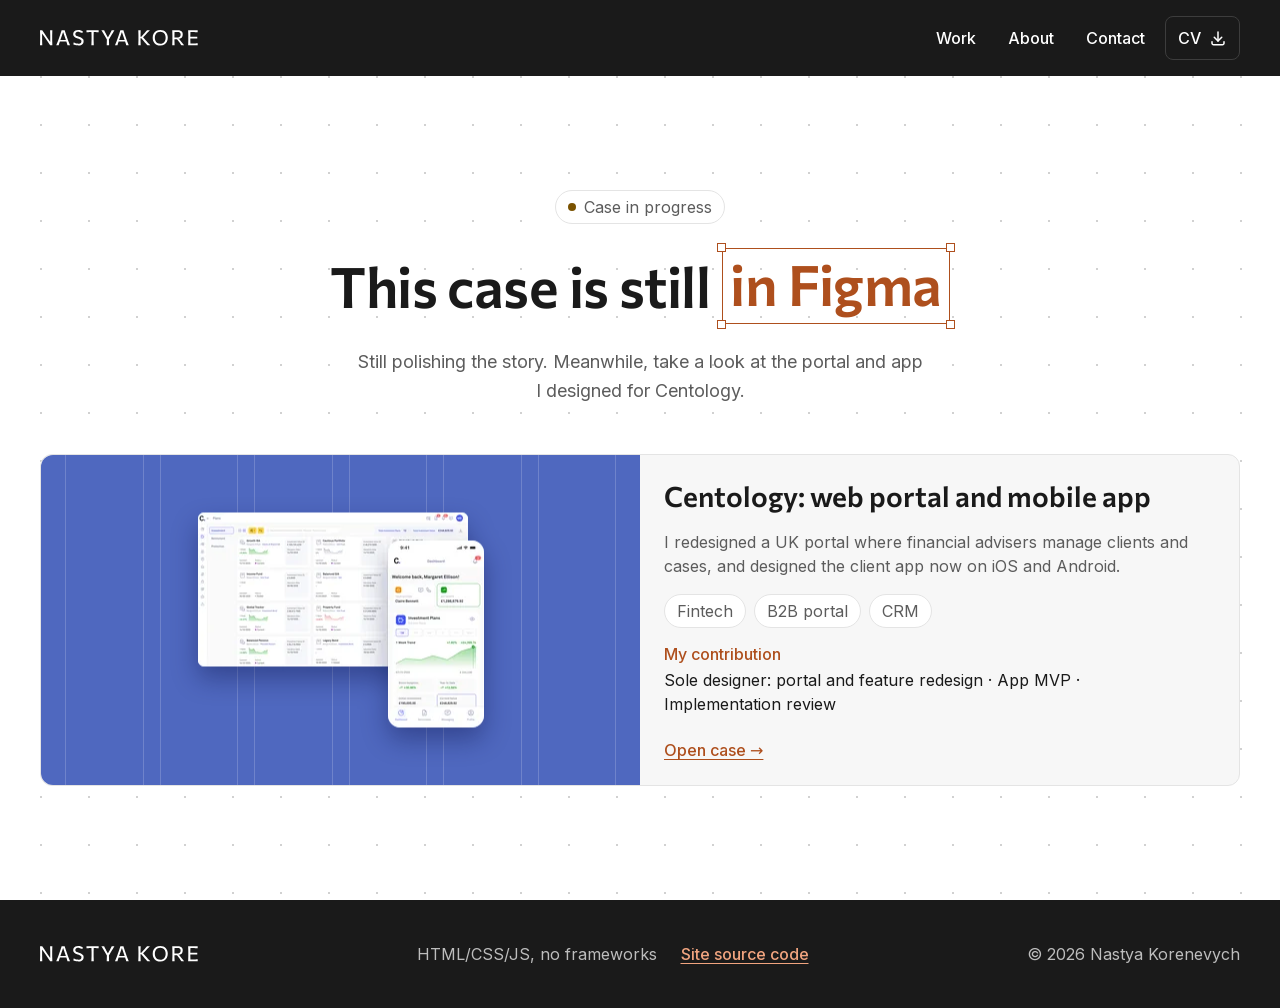
<file: en/work/in-progress/index.html>
<!doctype html>
<html lang="en">
<head>
  <meta charset="utf-8">
  <meta name="viewport" content="width=device-width, initial-scale=1">
  <title>This case is still in Figma — Nastya Korenevych</title>
  <meta name="description" content="Still polishing the story. Meanwhile, take a look at the portal and app Nastya Korenevych designed for Centology.">
  <meta property="og:description" content="Still polishing the story. Meanwhile, take a look at the portal and app Nastya Korenevych designed for Centology.">
  <meta property="og:type" content="website">
  <meta property="og:title" content="This case is still in Figma">
  <meta property="og:site_name" content="Nastya Korenevych">
  <meta property="og:locale" content="en_US">
  <link rel="canonical" href="https://nastyakore.com/en/work/in-progress/">
  <meta property="og:url" content="https://nastyakore.com/en/work/in-progress/">
  <meta property="og:image" content="https://nastyakore.com/assets/img/og/og-home.png">
  <meta property="og:image:width" content="1200">
  <meta property="og:image:height" content="630">
  <meta property="og:image:alt" content="“Product designer” in a selection frame with spacing measurements, as in the portfolio hero">
  <meta name="twitter:card" content="summary_large_image">
  <meta name="robots" content="noindex">

  <link rel="icon" href="../../../favicon.svg" type="image/svg+xml">
  <link rel="icon" href="../../../favicon-32.png" type="image/png" sizes="32x32">
  <link rel="apple-touch-icon" href="../../../apple-touch-icon.png">
  <link rel="preload" href="../../../assets/fonts/commissioner-variable.woff2" as="font" type="font/woff2" crossorigin>
  <link rel="preload" href="../../../assets/fonts/inter-latin.woff2" as="font" type="font/woff2" crossorigin>

  <link rel="stylesheet" href="../../../assets/css/tokens.css">
  <link rel="stylesheet" href="../../../assets/css/base.css">
  <link rel="stylesheet" href="../../../assets/css/components/wordmark.css">
  <link rel="stylesheet" href="../../../assets/css/components/header.css">
  <link rel="stylesheet" href="../../../assets/css/components/selection.css">
  <link rel="stylesheet" href="../../../assets/css/components/status-page.css">
  <link rel="stylesheet" href="../../../assets/css/components/cell-grid.css">
  <link rel="stylesheet" href="../../../assets/css/components/case-card.css">
  <link rel="stylesheet" href="../../../assets/css/components/media.css">
  <link rel="stylesheet" href="../../../assets/css/components/tag.css">
  <link rel="stylesheet" href="../../../assets/css/components/text-link.css">
  <link rel="stylesheet" href="../../../assets/css/components/cursor-tag.css">
  <link rel="stylesheet" href="../../../assets/css/components/site-footer.css">

  <script src="../../../assets/js/menu.js" defer></script>
  <script src="../../../assets/js/cursor-tag.js" defer></script>
  <script src="../../../assets/js/cell-grid.js" defer></script>
  <script src="../../../assets/js/motion-replay.js" defer></script>
</head>
<body>
  <a class="skip-link" href="#main">Skip to content</a>

  <svg class="visually-hidden" aria-hidden="true">
    <symbol id="wordmark" viewBox="0 0 158 16">
      <path fill="currentColor" d="M-5.46128e-06 15.2563C0.0279945 14.4303 0.0524945 13.6323 0.0734945 12.8623C0.0944945 12.0923 0.118994 11.2453 0.146995 10.3213V5.29185C0.118994 4.33985 0.0944945 3.47535 0.0734945 2.69835C0.0524945 1.92135 0.0279945 1.11635 -5.46128e-06 0.283346H2.23649C3.06249 1.51535 3.86049 2.70535 4.63049 3.85335C5.40049 4.99435 6.15649 6.11785 6.89849 7.22385L10.059 11.6863H10.227V5.29185C10.199 4.33985 10.1745 3.47535 10.1535 2.69835C10.1325 1.92135 10.108 1.11635 10.08 0.283346H12.3585C12.3375 1.11635 12.313 1.92135 12.285 2.69835C12.257 3.47535 12.2255 4.33985 12.1905 5.29185V10.3213C12.2255 11.2383 12.257 12.0818 12.285 12.8518C12.313 13.6218 12.3375 14.4233 12.3585 15.2563H10.185C9.48499 14.2203 8.74999 13.1388 7.97999 12.0118C7.20999 10.8778 6.36649 9.63885 5.44949 8.29485L2.26799 3.80085H2.11049V10.3213C2.14549 11.2383 2.17349 12.0818 2.19449 12.8518C2.22249 13.6218 2.25049 14.4233 2.27849 15.2563H-5.46128e-06ZM16.2396 15.2563C16.5616 14.4373 16.8976 13.5868 17.2476 12.7048C17.6046 11.8228 17.9371 10.9828 18.2451 10.1848L20.0826 5.03985C20.3836 4.12285 20.6496 3.29335 20.8806 2.55135C21.1186 1.80935 21.3601 1.05335 21.6051 0.283346H24.7026C24.9406 1.03935 25.1751 1.79535 25.4061 2.55135C25.6441 3.30735 25.9066 4.14035 26.1936 5.05035L28.0206 10.2058C28.3426 11.0388 28.6716 11.8893 29.0076 12.7573C29.3506 13.6253 29.6761 14.4583 29.9841 15.2563H27.4641C27.2121 14.3953 26.9461 13.5063 26.6661 12.5893C26.3931 11.6723 26.1306 10.8043 25.8786 9.98535L23.2221 2.13135H23.0331L20.3661 9.91185C20.1001 10.7798 19.8271 11.6688 19.5471 12.5788C19.2671 13.4888 18.9906 14.3813 18.7176 15.2563H16.2396ZM19.2951 11.5603L19.4841 9.95385H26.9706L27.1176 11.5603H19.2951ZM38.3701 15.4873C38.0131 15.4873 37.5616 15.4418 37.0156 15.3508C36.4696 15.2598 35.8816 15.1443 35.2516 15.0043C34.6216 14.8643 34.0056 14.7173 33.4036 14.5633L33.5926 12.5683C34.2646 12.7853 34.9086 12.9813 35.5246 13.1563C36.1476 13.3313 36.7006 13.4713 37.1836 13.5763C37.6736 13.6743 38.0621 13.7233 38.3491 13.7233C38.9231 13.7093 39.4411 13.6218 39.9031 13.4608C40.3721 13.2928 40.7431 13.0338 41.0161 12.6838C41.2961 12.3338 41.4361 11.8683 41.4361 11.2873C41.4361 10.7763 41.2891 10.3528 40.9951 10.0168C40.7011 9.67385 40.2706 9.37985 39.7036 9.13485C39.1436 8.88285 38.4681 8.63435 37.6771 8.38935C36.7321 8.10235 35.9236 7.78385 35.2516 7.43385C34.5866 7.07685 34.0756 6.63935 33.7186 6.12135C33.3686 5.59635 33.1936 4.93135 33.1936 4.12635C33.1936 3.33535 33.3791 2.63185 33.7501 2.01585C34.1211 1.39285 34.6741 0.902847 35.4091 0.545847C36.1441 0.181847 37.0541 -0.000153065 38.1391 -0.000153065C38.3771 -0.000153065 38.6851 0.0348469 39.0631 0.104847C39.4481 0.174847 39.8576 0.262347 40.2916 0.367347C40.7326 0.472346 41.1631 0.580847 41.5831 0.692847C42.0031 0.804847 42.3706 0.902847 42.6856 0.986847L42.5071 2.97135C41.9121 2.76135 41.3206 2.56535 40.7326 2.38335C40.1516 2.20135 39.6406 2.05785 39.1996 1.95285C38.7656 1.84085 38.4716 1.78485 38.3176 1.78485C37.7926 1.79885 37.3061 1.88635 36.8581 2.04735C36.4101 2.20135 36.0496 2.44285 35.7766 2.77185C35.5106 3.10085 35.3776 3.52435 35.3776 4.04235C35.3776 4.49735 35.4966 4.87885 35.7346 5.18685C35.9796 5.49485 36.3576 5.77135 36.8686 6.01635C37.3796 6.25435 38.0446 6.49935 38.8636 6.75135C40.0606 7.13635 41.0056 7.52485 41.6986 7.91685C42.3916 8.30185 42.8816 8.75335 43.1686 9.27135C43.4626 9.78235 43.6096 10.4158 43.6096 11.1718C43.6096 11.9978 43.4241 12.7363 43.0531 13.3873C42.6891 14.0313 42.1186 14.5423 41.3416 14.9203C40.5716 15.2983 39.5811 15.4873 38.3701 15.4873ZM51.3942 15.2563C51.4222 14.4303 51.4467 13.6323 51.4677 12.8623C51.4957 12.0923 51.5237 11.2453 51.5517 10.3213V5.59635C51.5237 4.65135 51.4957 3.79035 51.4677 3.01335C51.4397 2.22935 51.4117 1.42085 51.3837 0.587847L52.3602 2.12085H50.5647C49.7177 2.16285 48.9687 2.20135 48.3177 2.23635C47.6737 2.27135 47.0612 2.30635 46.4802 2.34135V0.283346H58.6707V2.34135C58.0897 2.30635 57.4737 2.27135 56.8227 2.23635C56.1787 2.20135 55.4332 2.16285 54.5862 2.12085H52.7907L53.7777 0.587847C53.7567 1.42085 53.7322 2.22935 53.7042 3.01335C53.6762 3.79035 53.6447 4.65135 53.6097 5.59635V10.3213C53.6447 11.2383 53.6762 12.0818 53.7042 12.8518C53.7322 13.6218 53.7567 14.4233 53.7777 15.2563H51.3942ZM66.9153 9.47085L63.6708 3.89535C63.3208 3.34235 62.9638 2.78235 62.5998 2.21535C62.2358 1.64835 61.8263 1.00435 61.3713 0.283346H64.1223C64.4583 0.941347 64.7488 1.51185 64.9938 1.99485C65.2458 2.47785 65.4803 2.93285 65.6973 3.35985C65.9143 3.77985 66.1523 4.24185 66.4113 4.74585L67.8078 7.25535H68.0073L69.3723 4.82985C69.6453 4.30485 69.8938 3.82185 70.1178 3.38085C70.3488 2.93985 70.5868 2.47785 70.8318 1.99485C71.0838 1.50485 71.3778 0.934347 71.7138 0.283346H74.4123C74.0133 0.913347 73.6248 1.52935 73.2468 2.13135C72.8688 2.72635 72.4978 3.31085 72.1338 3.88485L68.8893 9.47085H66.9153ZM66.7158 15.2563C66.7438 14.4303 66.7683 13.6323 66.7893 12.8623C66.8173 12.0923 66.8453 11.2453 66.8733 10.3213V7.73835H68.9418V10.3213C68.9768 11.2383 69.0083 12.0818 69.0363 12.8518C69.0643 13.6218 69.0888 14.4233 69.1098 15.2563H66.7158ZM74.9879 15.2563C75.3099 14.4373 75.6459 13.5868 75.9959 12.7048C76.3529 11.8228 76.6854 10.9828 76.9934 10.1848L78.8309 5.03985C79.1319 4.12285 79.3979 3.29335 79.6289 2.55135C79.8669 1.80935 80.1084 1.05335 80.3534 0.283346H83.4509C83.6889 1.03935 83.9234 1.79535 84.1544 2.55135C84.3924 3.30735 84.6549 4.14035 84.9419 5.05035L86.7689 10.2058C87.0909 11.0388 87.4199 11.8893 87.7559 12.7573C88.0989 13.6253 88.4244 14.4583 88.7324 15.2563H86.2124C85.9604 14.3953 85.6944 13.5063 85.4144 12.5893C85.1414 11.6723 84.8789 10.8043 84.6269 9.98535L81.9704 2.13135H81.7814L79.1144 9.91185C78.8484 10.7798 78.5754 11.6688 78.2954 12.5788C78.0154 13.4888 77.7389 14.3813 77.4659 15.2563H74.9879ZM78.0434 11.5603L78.2324 9.95385H85.7189L85.8659 11.5603H78.0434ZM107.364 15.2563C106.748 14.5353 106.171 13.8633 105.632 13.2403C105.093 12.6103 104.571 11.9978 104.067 11.4028L101.316 8.34735H100.298V6.66735H101.306L103.689 4.11585C104.228 3.50685 104.757 2.90835 105.275 2.32035C105.793 1.73235 106.395 1.05335 107.081 0.283346H109.916C109.132 1.08135 108.369 1.85835 107.627 2.61435C106.885 3.37035 106.143 4.12985 105.401 4.89285L102.671 7.76985L102.639 6.86685L105.674 10.2793C106.164 10.7973 106.685 11.3573 107.238 11.9593C107.798 12.5613 108.344 13.1493 108.876 13.7233C109.415 14.2973 109.891 14.8083 110.304 15.2563H107.364ZM98.303 15.2563C98.331 14.4303 98.3555 13.6323 98.3765 12.8623C98.3975 12.0923 98.422 11.2453 98.45 10.3213V5.29185C98.422 4.33985 98.3975 3.47535 98.3765 2.69835C98.3555 1.92135 98.331 1.11635 98.303 0.283346H100.686C100.658 1.11635 100.63 1.92135 100.602 2.69835C100.581 3.47535 100.553 4.33985 100.518 5.29185V10.3213C100.553 11.2383 100.581 12.0818 100.602 12.8518C100.63 13.6218 100.658 14.4233 100.686 15.2563H98.303ZM120.314 15.4873C119.033 15.4873 117.913 15.2843 116.954 14.8783C116.002 14.4653 115.207 13.9018 114.57 13.1878C113.94 12.4668 113.468 11.6408 113.153 10.7098C112.845 9.77885 112.691 8.79535 112.691 7.75935C112.691 6.31035 112.981 5.00135 113.562 3.83235C114.15 2.65635 115.008 1.72535 116.135 1.03935C117.262 0.353347 118.63 0.0103474 120.24 0.0103474C121.472 0.0103474 122.557 0.209847 123.495 0.608847C124.433 1.00085 125.221 1.55385 125.858 2.26785C126.495 2.97485 126.974 3.79735 127.296 4.73535C127.618 5.67335 127.779 6.67785 127.779 7.74885C127.779 9.22585 127.485 10.5488 126.897 11.7178C126.309 12.8868 125.455 13.8073 124.335 14.4793C123.222 15.1513 121.882 15.4873 120.314 15.4873ZM120.261 13.7233C121.192 13.6953 121.997 13.5168 122.676 13.1878C123.355 12.8588 123.912 12.4213 124.346 11.8753C124.787 11.3223 125.109 10.6923 125.312 9.98535C125.522 9.27835 125.627 8.53285 125.627 7.74885C125.627 6.90185 125.515 6.12135 125.291 5.40735C125.067 4.69335 124.727 4.07035 124.272 3.53835C123.824 3.00635 123.264 2.58635 122.592 2.27835C121.927 1.97035 121.15 1.80235 120.261 1.77435C119.344 1.80235 118.546 1.97735 117.867 2.29935C117.188 2.62135 116.625 3.05535 116.177 3.60135C115.729 4.14735 115.393 4.77735 115.169 5.49135C114.952 6.19835 114.843 6.95085 114.843 7.74885C114.843 8.54685 114.948 9.30285 115.158 10.0168C115.375 10.7238 115.704 11.3503 116.145 11.8963C116.586 12.4423 117.146 12.8763 117.825 13.1983C118.511 13.5203 119.323 13.6953 120.261 13.7233ZM132.25 15.2563C132.278 14.4303 132.303 13.6323 132.324 12.8623C132.352 12.0853 132.38 11.2348 132.408 10.3108V5.28135C132.38 4.32935 132.352 3.46835 132.324 2.69835C132.303 1.92135 132.278 1.11635 132.25 0.283346C132.705 0.276347 133.209 0.269347 133.762 0.262347C134.322 0.255347 134.921 0.248347 135.558 0.241347C136.195 0.234347 136.863 0.227347 137.563 0.220347C138.711 0.220347 139.667 0.360347 140.43 0.640347C141.2 0.920347 141.777 1.36485 142.162 1.97385C142.547 2.58285 142.74 3.38085 142.74 4.36785C142.74 5.18685 142.579 5.93935 142.257 6.62535C141.935 7.30435 141.403 7.85035 140.661 8.26335C139.926 8.66935 138.932 8.87585 137.679 8.88285L138.351 7.99035L140.671 10.9513C141.049 11.3993 141.448 11.8823 141.868 12.4003C142.288 12.9113 142.701 13.4153 143.107 13.9123C143.513 14.4023 143.881 14.8503 144.21 15.2563H141.448C141.007 14.6333 140.58 14.0313 140.167 13.4503C139.754 12.8693 139.345 12.2953 138.939 11.7283L136.261 8.23185L137.521 9.27135H134.077V7.57035H136.881C137.728 7.57035 138.424 7.47585 138.97 7.28685C139.523 7.09085 139.936 6.77235 140.209 6.33135C140.482 5.89035 140.619 5.30935 140.619 4.58835C140.619 3.97935 140.521 3.50335 140.325 3.16035C140.129 2.81035 139.873 2.55135 139.558 2.38335C139.25 2.21535 138.911 2.11035 138.54 2.06835C138.176 2.01935 137.822 1.99485 137.479 1.99485H133.027L134.613 0.587847C134.592 1.42085 134.567 2.22935 134.539 3.01335C134.511 3.79035 134.483 4.64785 134.455 5.58585V10.3108C134.483 11.2348 134.511 12.0818 134.539 12.8518C134.567 13.6218 134.592 14.4233 134.613 15.2563H132.25ZM148.142 15.2563C148.17 14.4303 148.195 13.6323 148.216 12.8623C148.244 12.0853 148.272 11.2348 148.3 10.3108V5.28135C148.272 4.32935 148.244 3.46835 148.216 2.69835C148.195 1.92835 148.17 1.12335 148.142 0.283346H157.676V2.23635C156.983 2.20135 156.238 2.16985 155.44 2.14185C154.649 2.11385 153.714 2.08235 152.636 2.04735H149.192L150.505 0.587847C150.484 1.42085 150.456 2.22935 150.421 3.01335C150.393 3.79035 150.365 4.64785 150.337 5.58585V10.0063C150.365 10.9233 150.393 11.7668 150.421 12.5368C150.449 13.2998 150.477 14.1048 150.505 14.9518L149.297 13.4923H152.804C153.714 13.4573 154.572 13.4258 155.377 13.3978C156.189 13.3698 156.966 13.3383 157.708 13.3033V15.2563H148.142ZM149.875 8.52585V6.81435H152.762C153.728 6.78635 154.558 6.76535 155.251 6.75135C155.951 6.73035 156.626 6.71285 157.277 6.69885V8.60985C156.591 8.59585 155.902 8.58185 155.209 8.56785C154.516 8.55385 153.697 8.53985 152.752 8.52585H149.875Z"/>
    </symbol>
  </svg>

  <header class="site-header">
    <div class="site-header__bar container">
      <a class="wordmark" href="../../" aria-label="Nastya Korenevych — home">
        <svg width="158" height="16" aria-hidden="true"><use href="#wordmark"/></svg>
      <span class="selection selection--focus-only" aria-hidden="true"><i></i><i></i><i></i><i></i></span></a>

      <div class="site-header__actions">
        <nav class="site-header__nav" aria-label="Main">
          <a class="site-header__link" href="../../#work">Work<span class="selection selection--interactive" aria-hidden="true"><i></i><i></i><i></i><i></i></span></a>
          <a class="site-header__link" href="../../about/">About<span class="selection selection--interactive" aria-hidden="true"><i></i><i></i><i></i><i></i></span></a>
          <a class="site-header__link" href="../../#contact">Contact<span class="selection selection--interactive" aria-hidden="true"><i></i><i></i><i></i><i></i></span></a>
          <a class="nav-cv-button" href="../../../cv-nastya-korenevych.pdf" download aria-label="CV (PDF)">
            CV
            <svg width="18" height="18" viewBox="0 0 18 18" fill="none" stroke="currentColor" stroke-width="1.5" stroke-linecap="round" stroke-linejoin="round" aria-hidden="true">
              <path d="M3 12.75V14.25C3 14.6478 3.15804 15.0294 3.43934 15.3107C3.72064 15.592 4.10218 15.75 4.5 15.75H13.5C13.8978 15.75 14.2794 15.592 14.5607 15.3107C14.842 15.0294 15 14.6478 15 14.25V12.75"/>
              <path d="M5.25 8.25L9 12L12.75 8.25"/>
              <path d="M9 3V12"/>
            </svg>
          <span class="selection selection--interactive" aria-hidden="true"><i></i><i></i><i></i><i></i></span></a>
        </nav>
        <button class="menu-button site-header__burger" type="button" popovertarget="site-menu" aria-expanded="false" aria-label="Menu">
          <svg width="22" height="22" viewBox="0 0 22 22" fill="none" stroke="currentColor" stroke-width="1.83333" stroke-linecap="round" stroke-linejoin="round" aria-hidden="true">
            <path d="M3.66667 7.33333H18.3333"/>
            <path d="M3.66667 14.6667H18.3333"/>
          </svg>
        <span class="selection selection--interactive" aria-hidden="true"><i></i><i></i><i></i><i></i></span></button>
      </div>
    </div>
  </header>

  <div class="site-menu" id="site-menu" popover role="dialog" aria-modal="true" aria-label="Menu">
    <div class="site-header__bar container">
      <a class="wordmark" href="../../" aria-label="Nastya Korenevych — home">
        <svg width="158" height="16" aria-hidden="true"><use href="#wordmark"/></svg>
      <span class="selection selection--focus-only" aria-hidden="true"><i></i><i></i><i></i><i></i></span></a>
      <div class="site-header__actions">
        <a class="nav-cv-button" href="../../../cv-nastya-korenevych.pdf" download aria-label="CV (PDF)">
          CV
          <svg width="18" height="18" viewBox="0 0 18 18" fill="none" stroke="currentColor" stroke-width="1.5" stroke-linecap="round" stroke-linejoin="round" aria-hidden="true">
            <path d="M3 12.75V14.25C3 14.6478 3.15804 15.0294 3.43934 15.3107C3.72064 15.592 4.10218 15.75 4.5 15.75H13.5C13.8978 15.75 14.2794 15.592 14.5607 15.3107C14.842 15.0294 15 14.6478 15 14.25V12.75"/>
            <path d="M5.25 8.25L9 12L12.75 8.25"/>
            <path d="M9 3V12"/>
          </svg>
        <span class="selection selection--interactive" aria-hidden="true"><i></i><i></i><i></i><i></i></span></a>
        <button class="menu-button" type="button" popovertarget="site-menu" popovertargetaction="hide" aria-label="Close menu" autofocus>
          <svg width="22" height="22" viewBox="0 0 22 22" fill="none" stroke="currentColor" stroke-width="1.83333" stroke-linecap="round" stroke-linejoin="round" aria-hidden="true">
            <path d="M16.5 5.5L5.5 16.5"/>
            <path d="M5.5 5.5L16.5 16.5"/>
          </svg>
        <span class="selection selection--interactive" aria-hidden="true"><i></i><i></i><i></i><i></i></span></button>
      </div>
    </div>

    <div class="site-menu__body">
      <nav class="site-menu__nav" aria-label="Main">
        <a class="site-menu__link" href="../../#work">Work<span class="selection selection--interactive" aria-hidden="true"><i></i><i></i><i></i><i></i></span></a>
        <a class="site-menu__link" href="../../about/">About<span class="selection selection--interactive" aria-hidden="true"><i></i><i></i><i></i><i></i></span></a>
        <a class="site-menu__link" href="../../#contact">Contact<span class="selection selection--interactive" aria-hidden="true"><i></i><i></i><i></i><i></i></span></a>
      </nav>
    </div>
  </div>

  <main id="main">
    <section class="status-page status-page--case" aria-labelledby="status-title">
      <div class="cell-grid cell-grid--dots cell-grid--light" aria-hidden="true"></div>
      <div class="status-page__content container">
        <p class="status-page__pill" data-motion-replay><span class="status-page__dot"></span>Case in progress</p>
        <h1 class="status-page__title" id="status-title">
          <span>This case is still</span>
          <span class="status-page__accent">in Figma<span class="selection" aria-hidden="true"><i></i><i></i><i></i><i></i></span></span>
        </h1>
        <p class="status-page__lead">Still polishing the story. Meanwhile, take a look at the portal and app I&nbsp;designed for Centology.</p>
      </div>

      <div class="status-page__card container" data-cursor-area=".case-card">
        <article class="case-card case-card--horizontal" aria-labelledby="case-centology-title">
          <div class="case-card__media media media--centology-app">
            <div class="media__columns" aria-hidden="true"><span></span><span></span><span></span><span></span><span></span><span></span></div>
            <picture>
              <source media="(width < 768px), (width >= 1024px)" srcset="../../../assets/img/case/centology/card-mobile.webp 1x, ../../../assets/img/case/centology/card-mobile@2x.webp 2x" width="366" height="311">
              <img class="media__composition" src="../../../assets/img/case/centology/card-desktop.webp" srcset="../../../assets/img/case/centology/card-desktop.webp 1x, ../../../assets/img/case/centology/card-desktop@2x.webp 2x" width="956" height="408" loading="lazy" alt="Centology portal Investment Plans screen with the client app Dashboard on a phone">
            </picture>
          </div>
          <div class="case-card__body">
            <div class="case-card__content">
              <h2 class="case-card__title" id="case-centology-title">Centology: web portal and mobile app</h2>
              <p class="case-card__desc">I redesigned a UK portal where financial advisers manage clients and cases, and designed the client app now on iOS and Android.</p>
              <ul class="tags" role="list">
                <li class="tag">Fintech</li>
                <li class="tag">B2B portal</li>
                <li class="tag">CRM</li>
              </ul>
              <div class="case-card__contribution">
                <p class="case-card__label">My contribution</p>
                <p>Sole designer: portal and feature redesign · App MVP · Implementation review</p>
              </div>
            </div>
            <a class="text-link case-card__link" id="case-centology-link" href="../centology/" aria-labelledby="case-centology-title case-centology-link">Open case <span aria-hidden="true">→</span></a>
          </div>
          <span class="selection selection--interactive" aria-hidden="true"><i></i><i></i><i></i><i></i></span>
        </article>
        <div class="cursor-tag" aria-hidden="true">Discover</div>
      </div>
    </section>
  </main>

  <footer class="site-footer">
    <div class="site-footer__inner container">
      <a class="wordmark site-footer__wordmark" href="../../" aria-label="Nastya Korenevych — home">
        <svg width="158" height="16" aria-hidden="true"><use href="#wordmark"/></svg>
      <span class="selection selection--focus-only" aria-hidden="true"><i></i><i></i><i></i><i></i></span></a>

      <div class="site-footer__meta">
        <p class="site-footer__made">HTML/CSS/JS, no frameworks</p>
        <a class="text-link text-link--dark" href="https://github.com/nastyakoredesign/portfolio" target="_blank" rel="noopener">Site source code<span class="visually-hidden"> (opens in a new tab)</span><span class="selection selection--interactive" aria-hidden="true"><i></i><i></i><i></i><i></i></span></a>
      </div>

      <p class="site-footer__copyright">© 2026 Nastya Korenevych</p>
    </div>
  </footer>
</body>
</html>
</file>
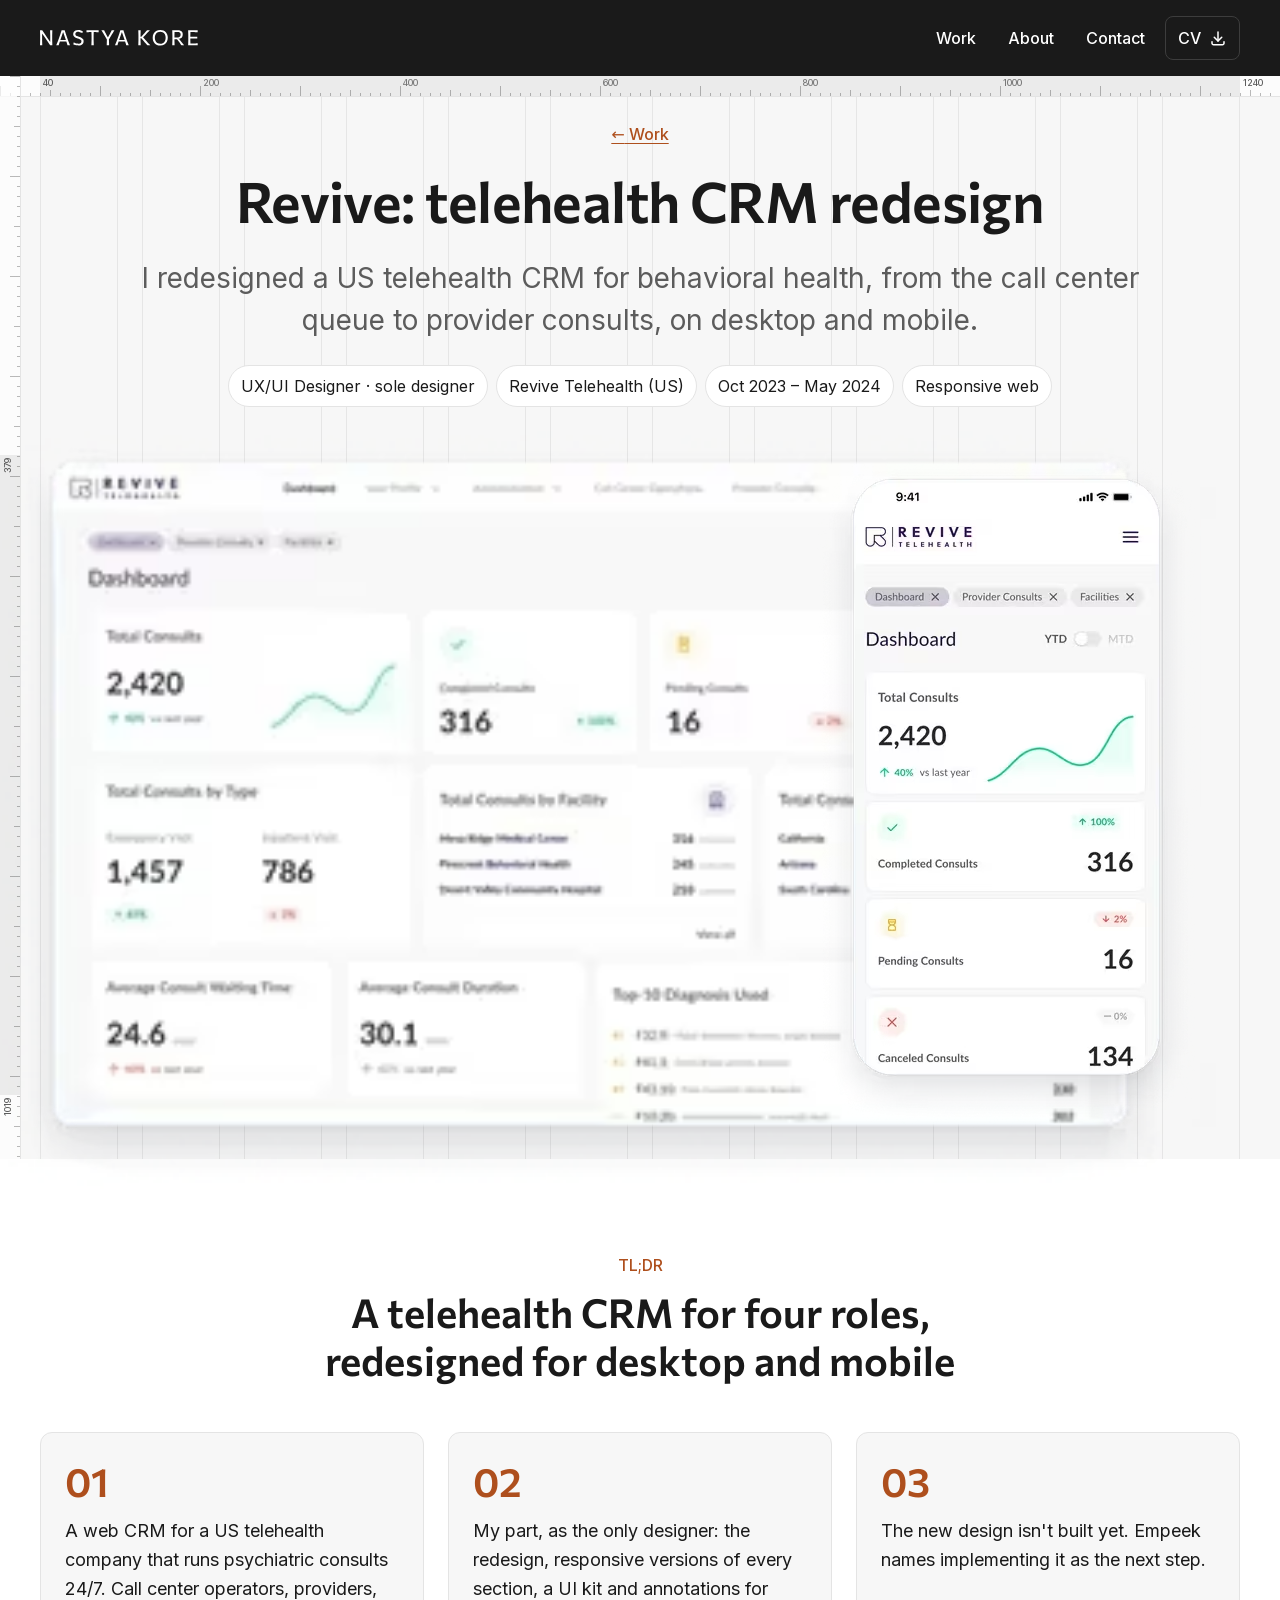
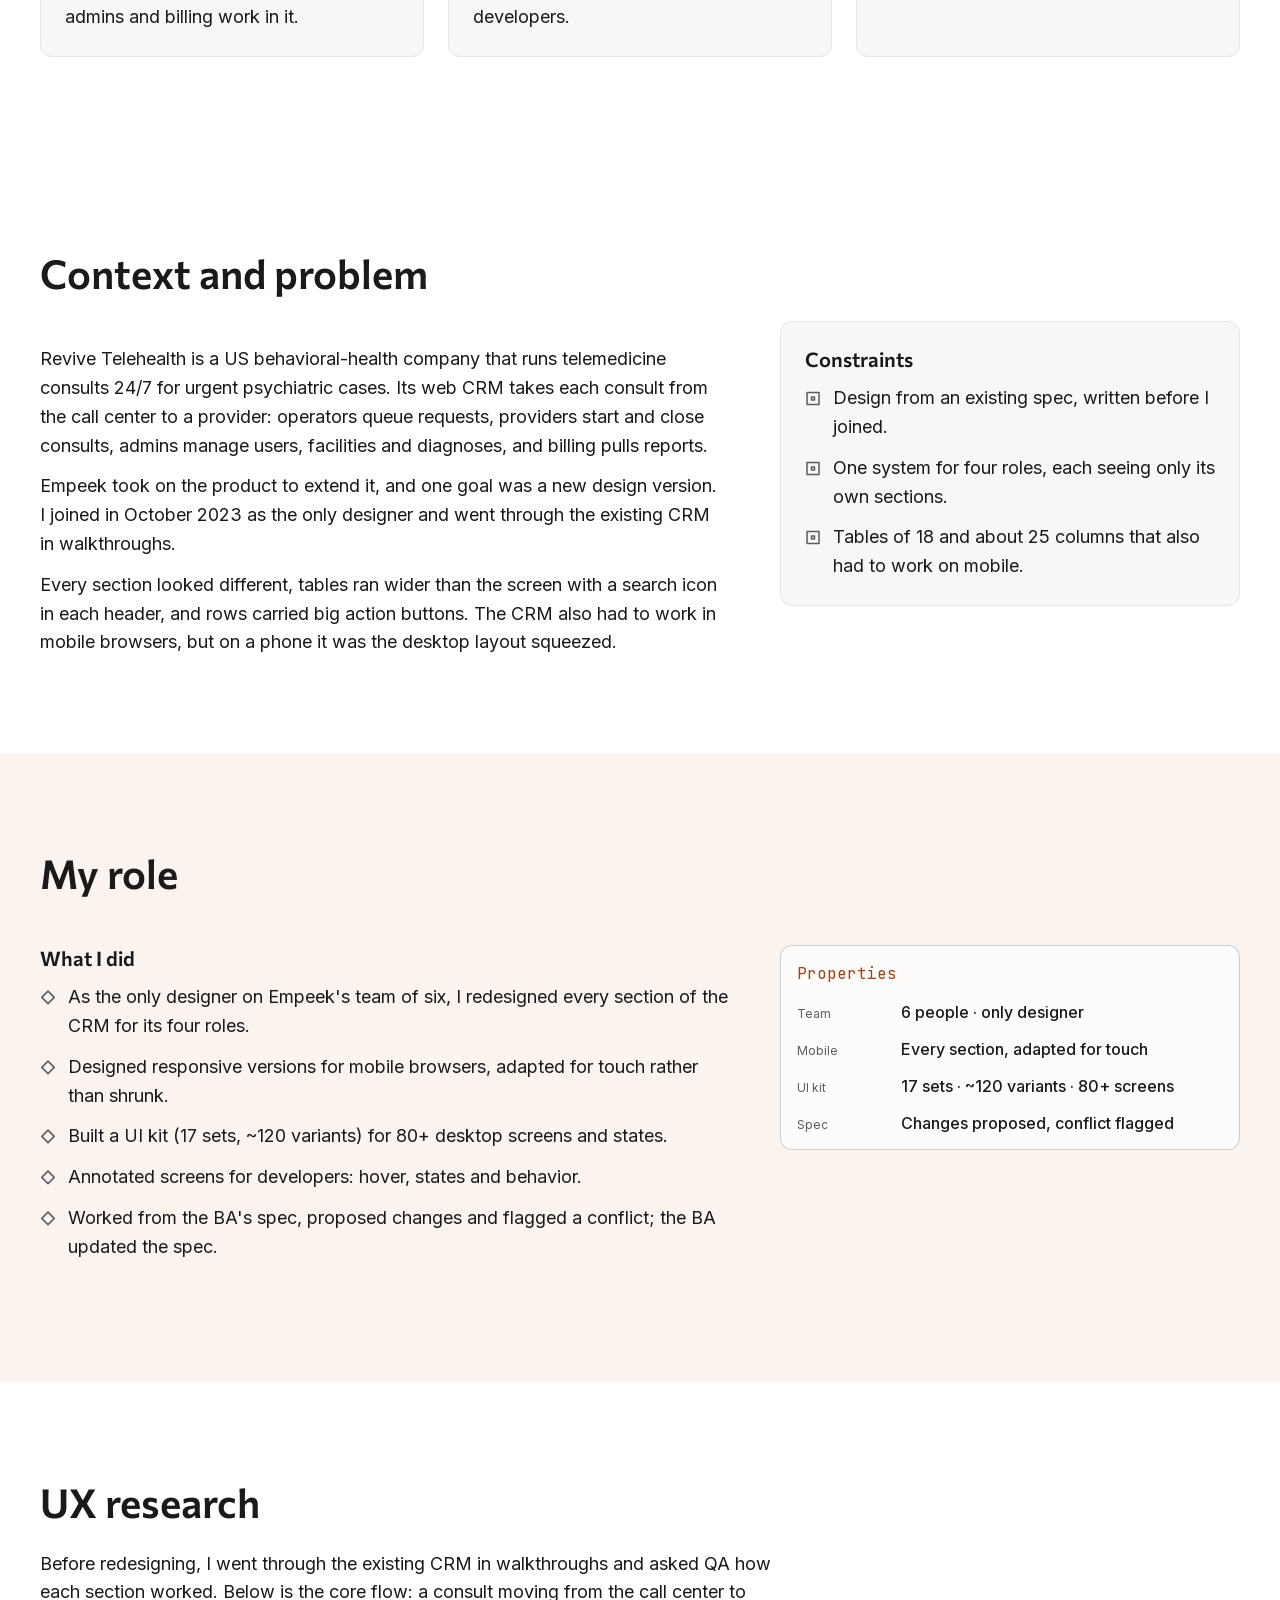
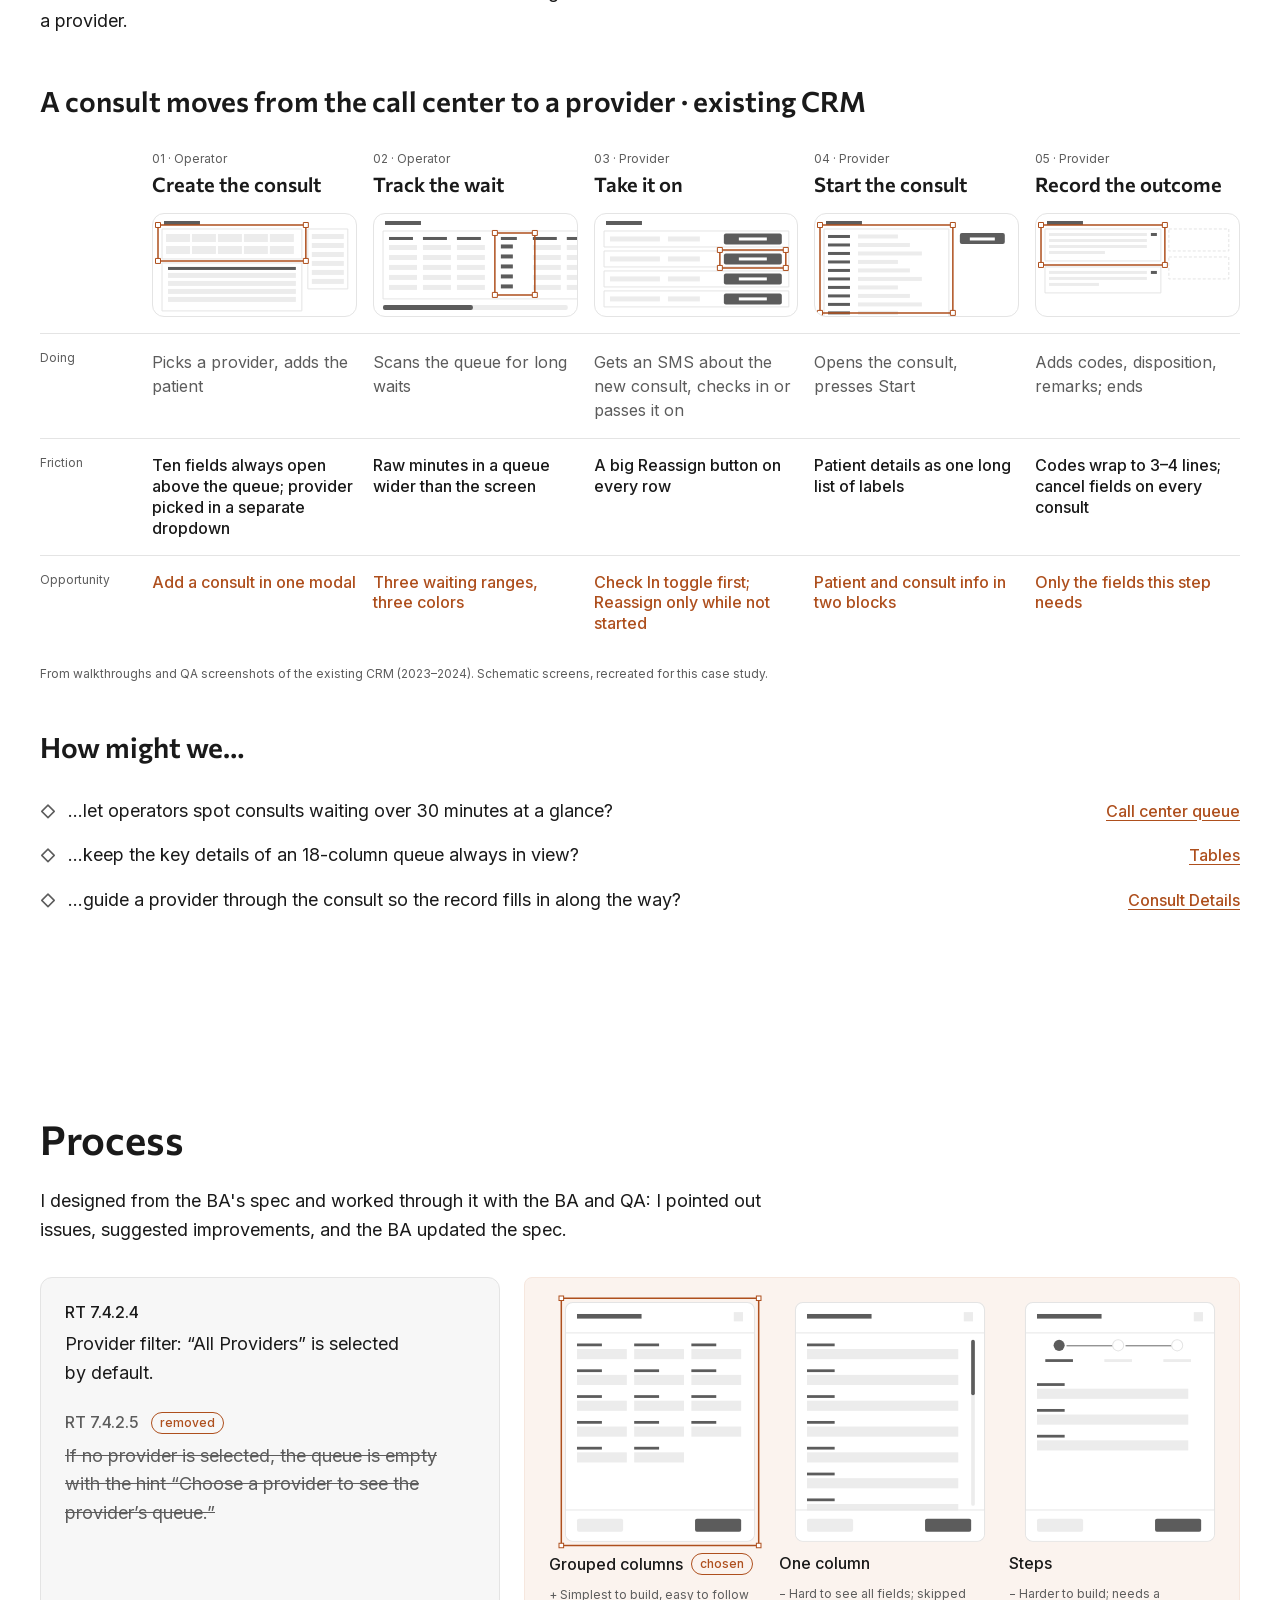
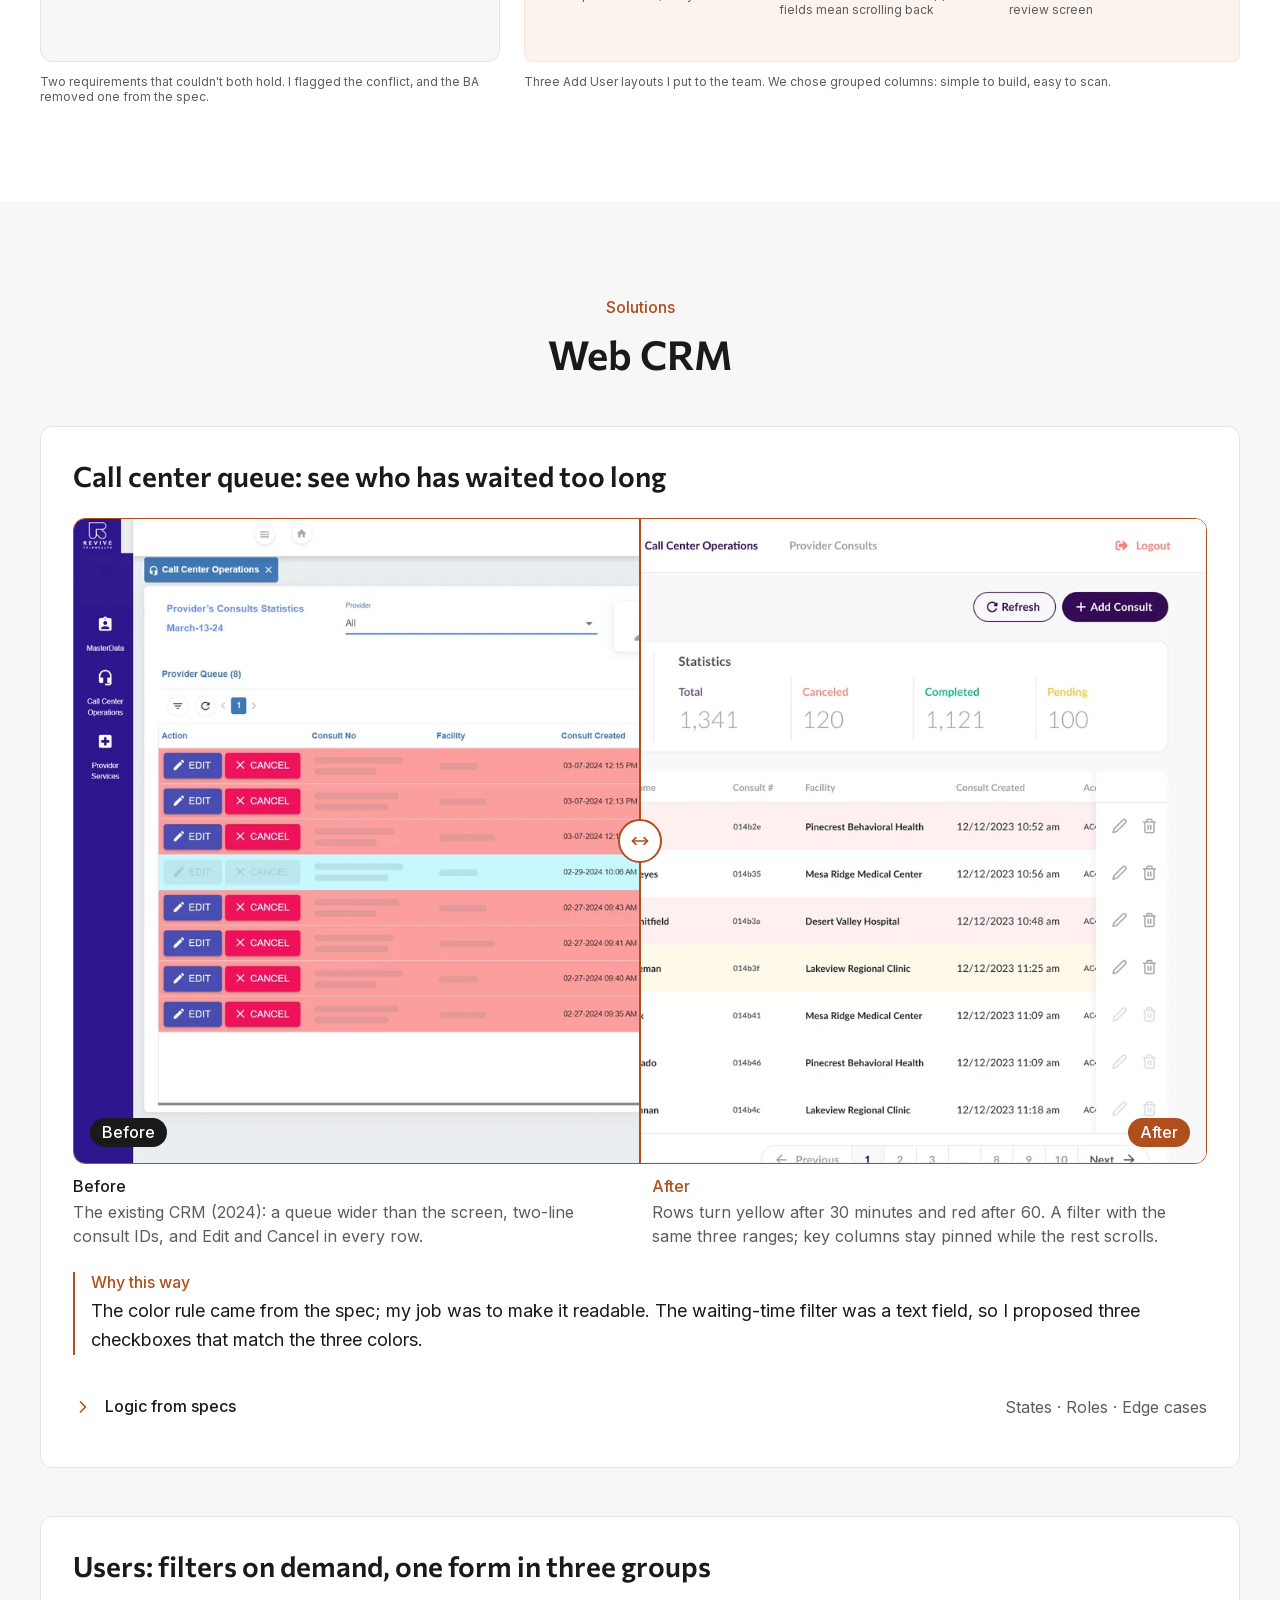
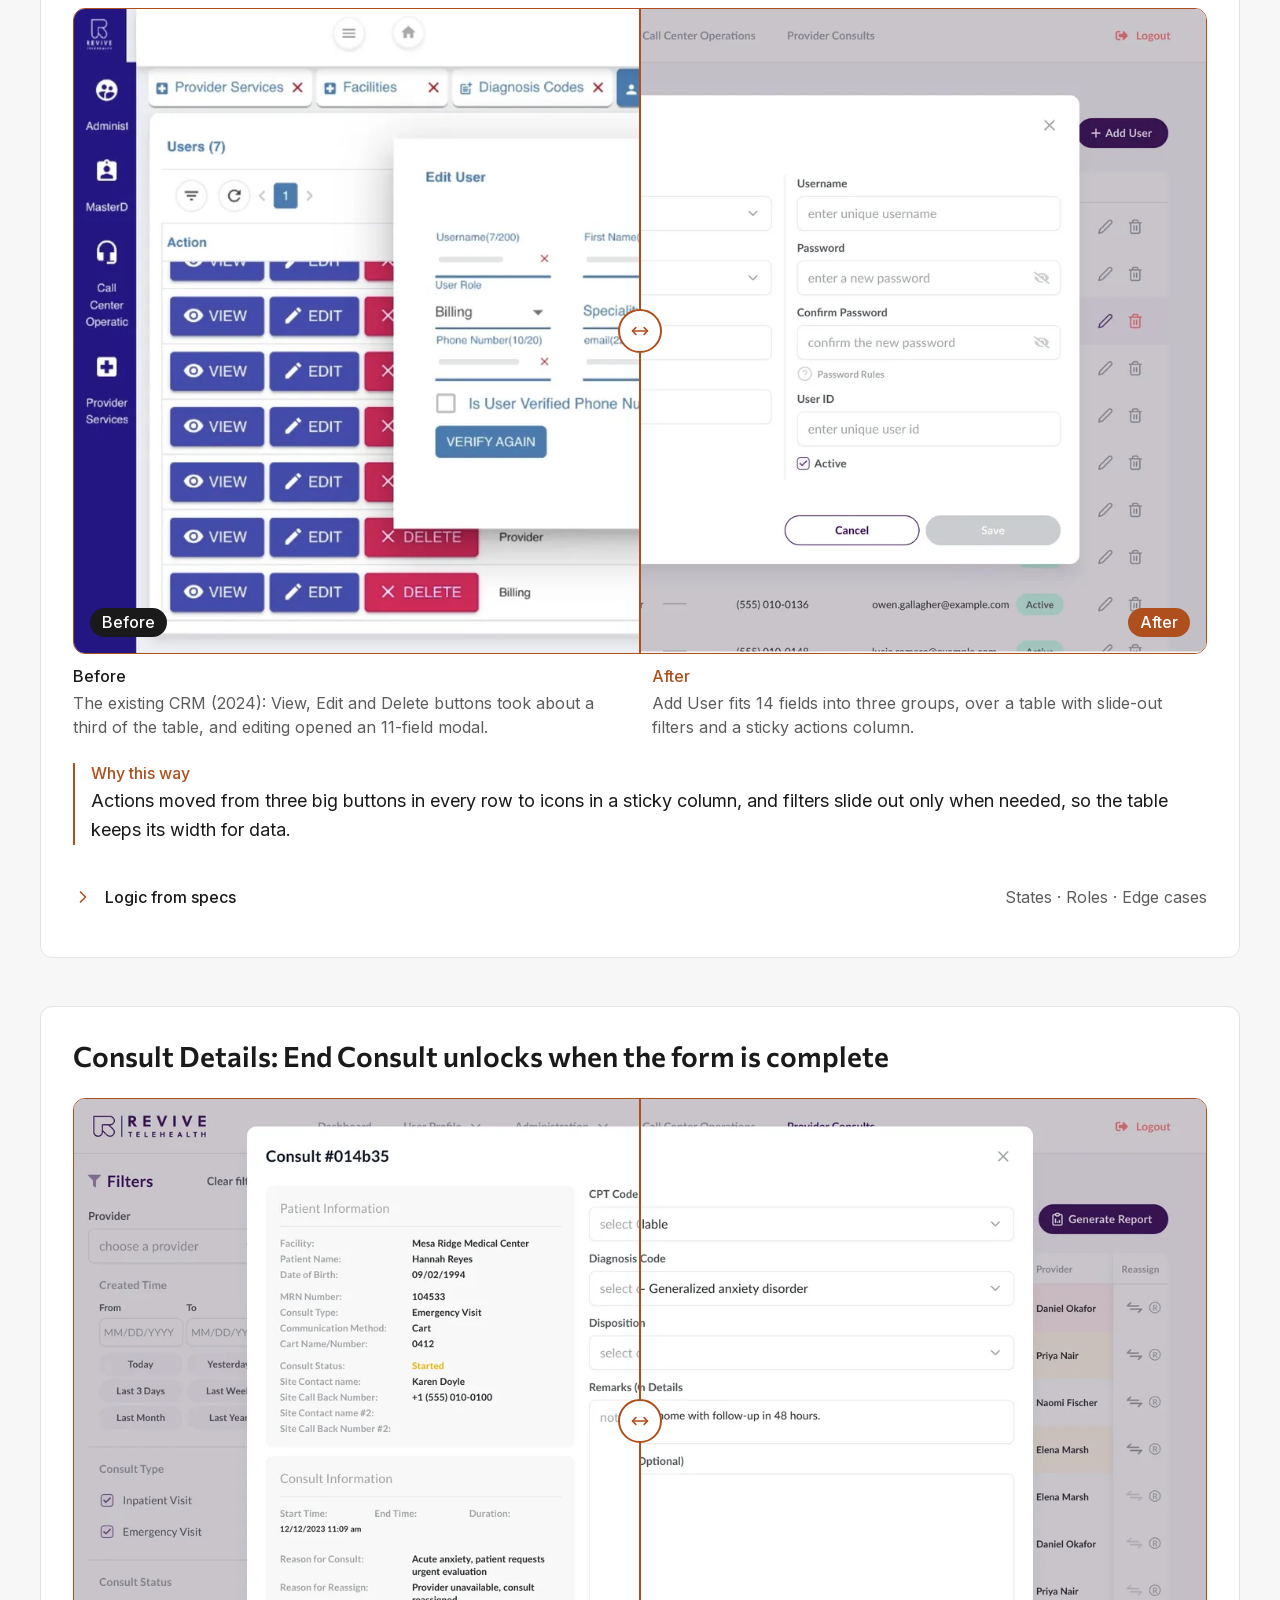
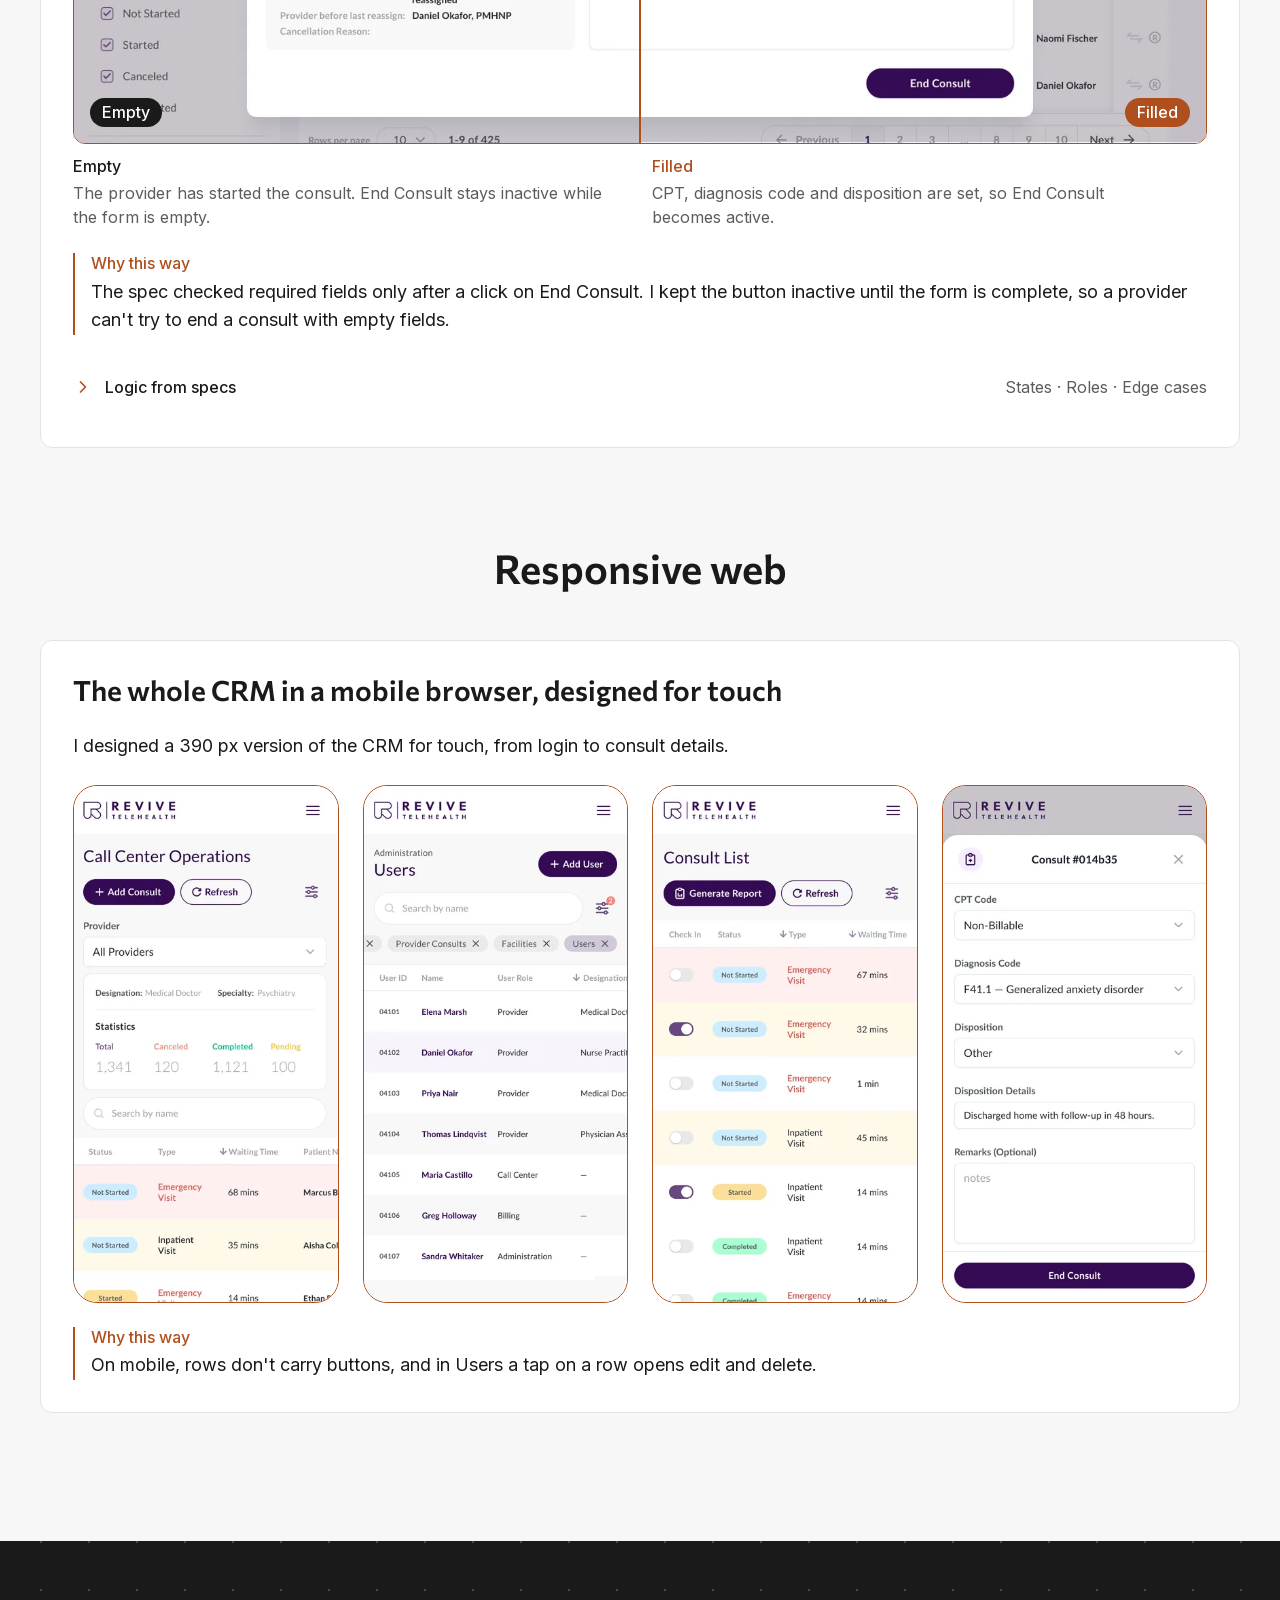
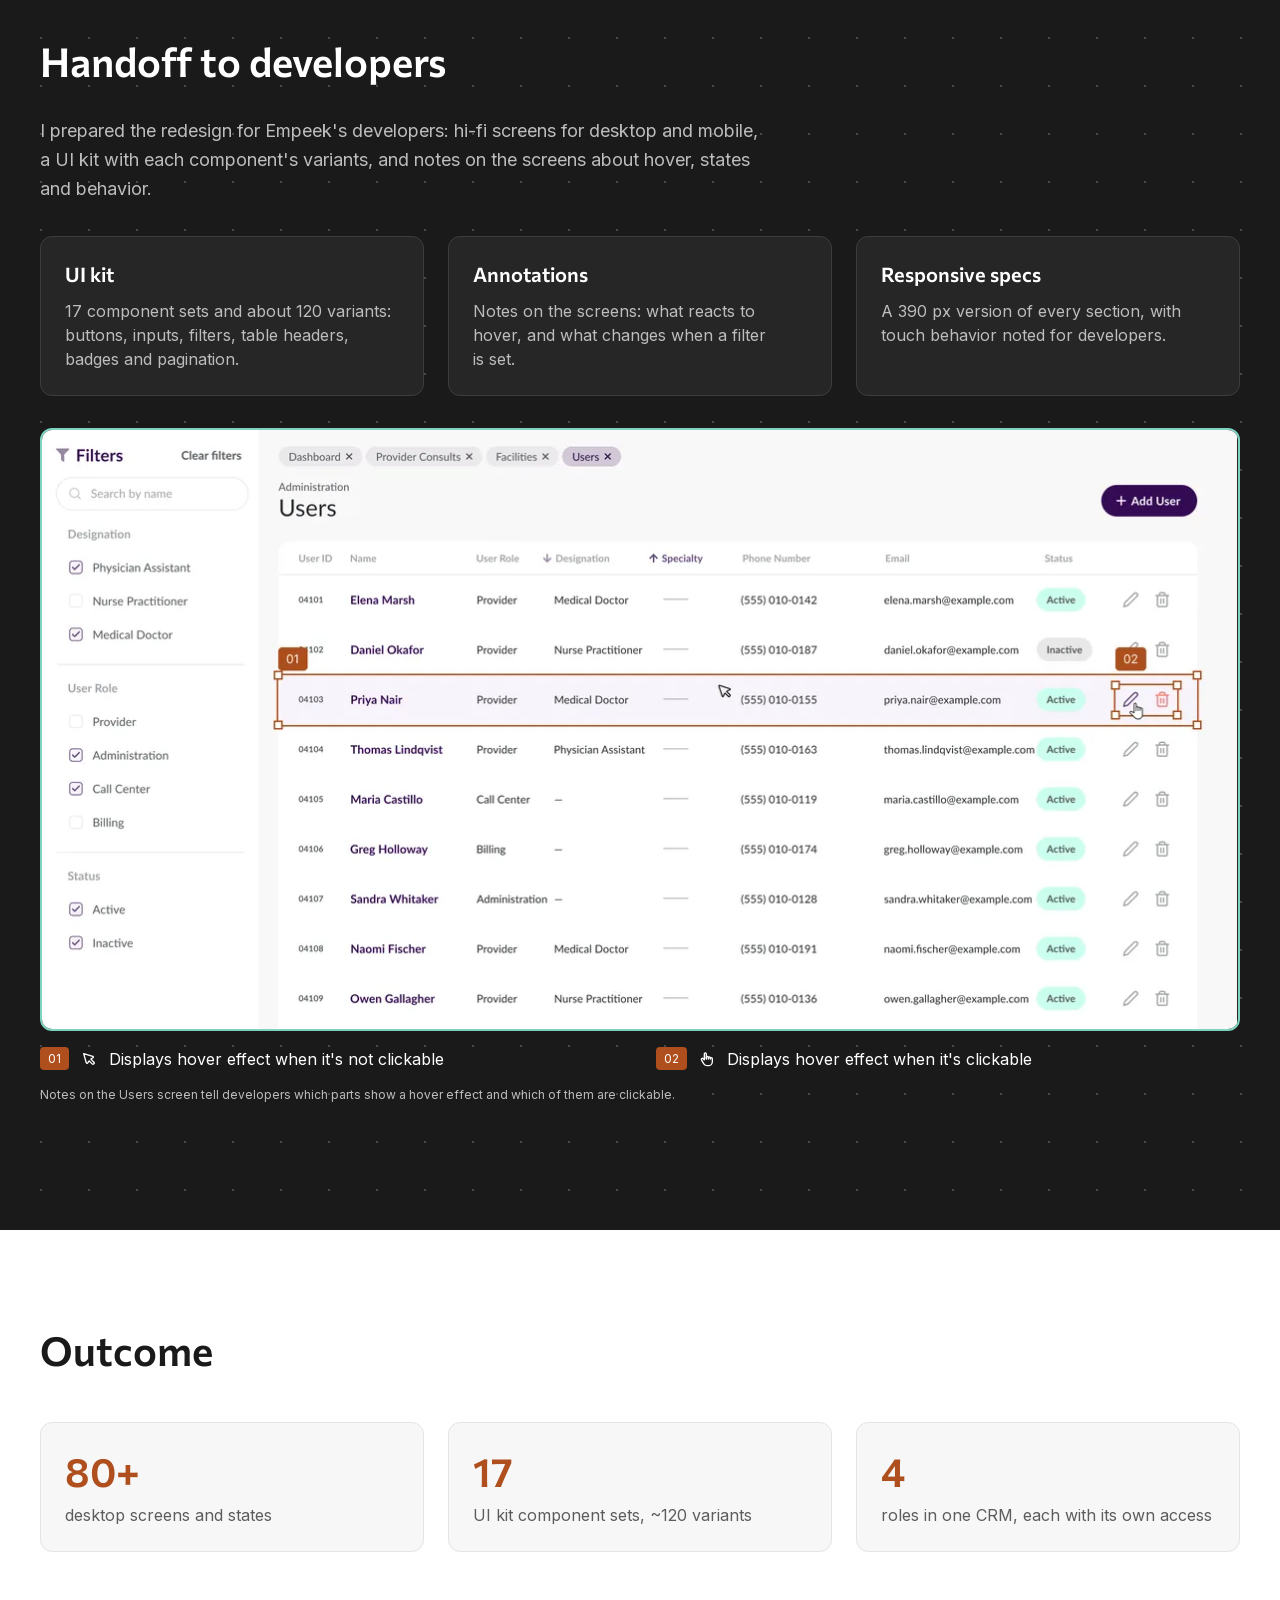
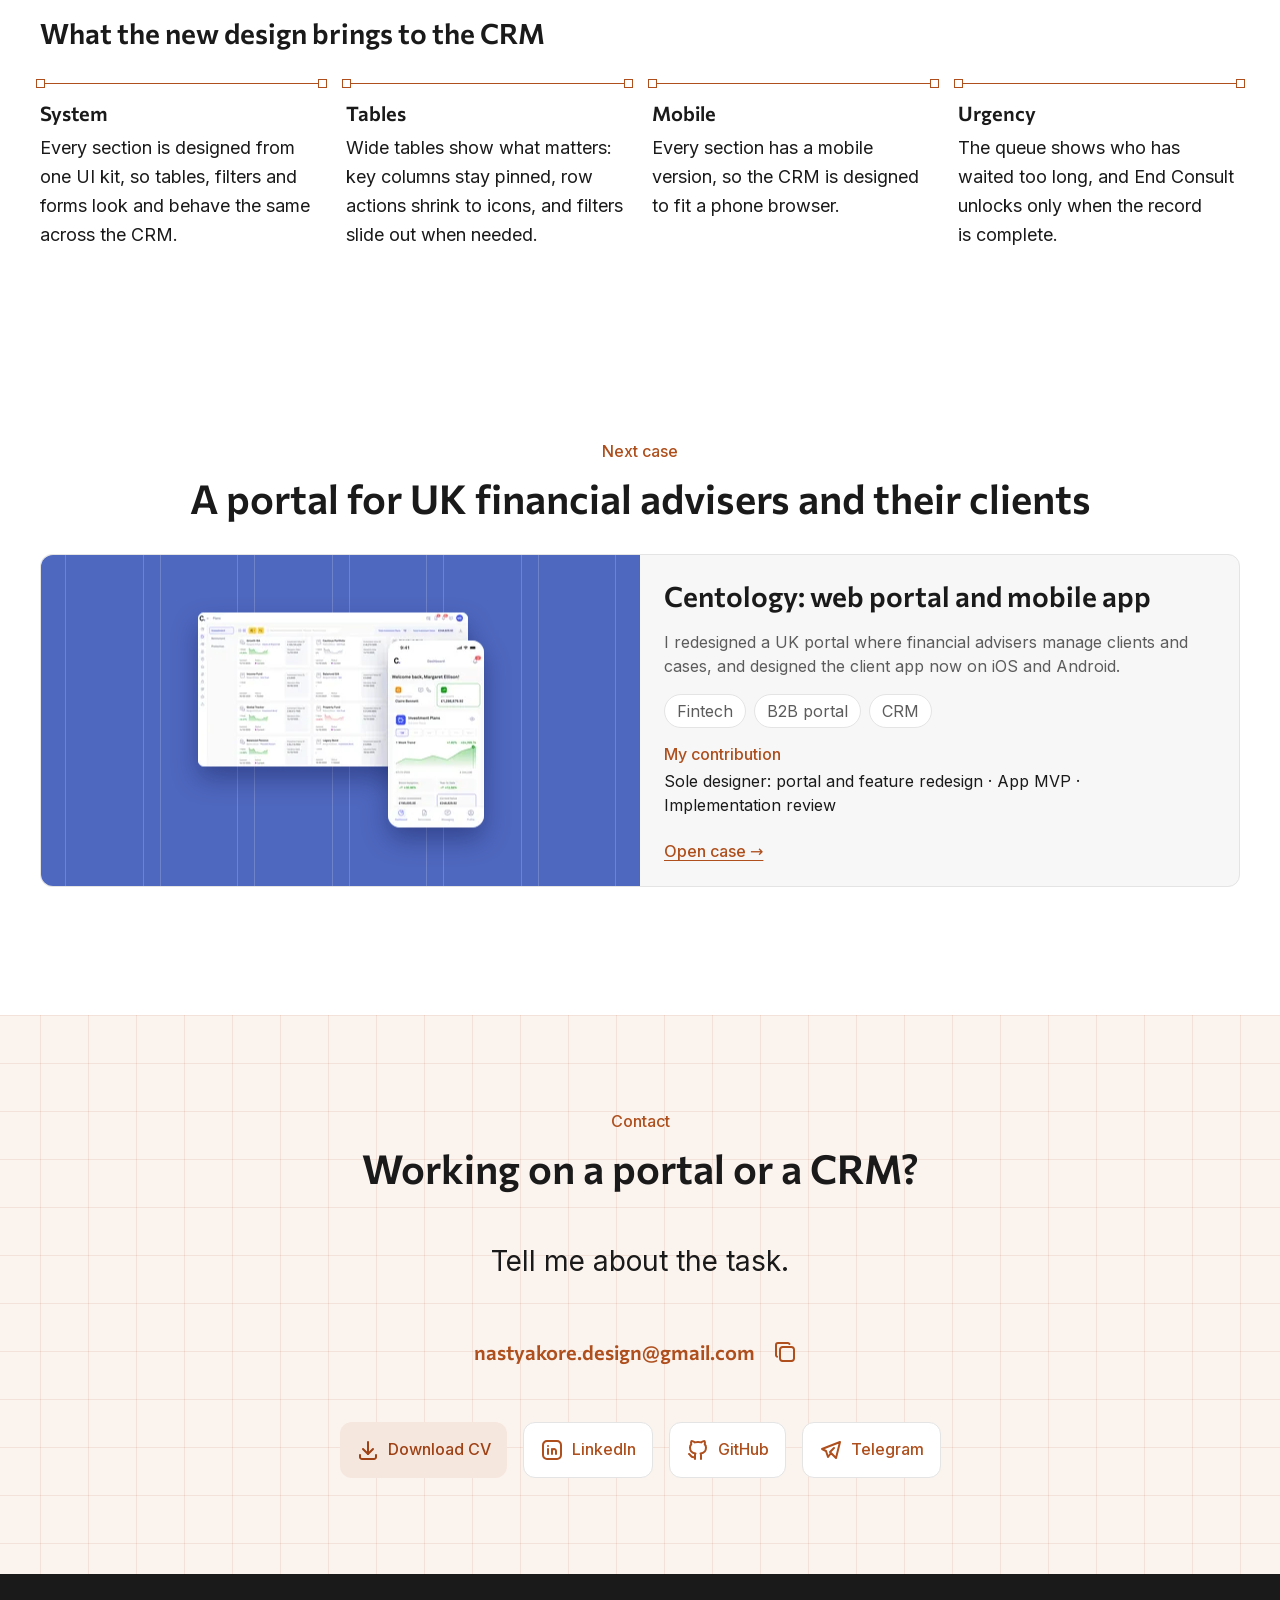
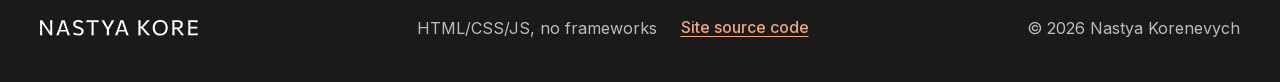
<file: en/work/revive-telehealth/index.html>
<!doctype html>
<html lang="en">
<head>
  <meta charset="utf-8">
  <meta name="viewport" content="width=device-width, initial-scale=1">
  <title>Revive: telehealth CRM redesign — Nastya Korenevych</title>
  <meta name="description" content="I redesigned the CRM of a US telehealth company for four roles, on desktop and mobile, with a UI kit and annotations for developers.">
  <meta property="og:description" content="I redesigned the CRM of a US telehealth company for four roles, on desktop and mobile, with a UI kit and annotations for developers.">
  <meta property="og:type" content="article">
  <meta property="og:title" content="Revive: telehealth CRM redesign">
  <meta property="og:site_name" content="Nastya Korenevych">
  <meta property="og:locale" content="en_US">
  <link rel="canonical" href="https://nastyakore.com/en/work/revive-telehealth/">
  <meta property="og:url" content="https://nastyakore.com/en/work/revive-telehealth/">
  <meta property="og:image" content="https://nastyakore.com/assets/img/og/og-revive-telehealth.png">
  <meta property="og:image:width" content="1200">
  <meta property="og:image:height" content="630">
  <meta property="og:image:alt" content="Revive CRM Dashboard on desktop, with its mobile version on a phone">
  <meta name="twitter:card" content="summary_large_image">

  <link rel="icon" href="../../../favicon.svg" type="image/svg+xml">
  <link rel="icon" href="../../../favicon-32.png" type="image/png" sizes="32x32">
  <link rel="apple-touch-icon" href="../../../apple-touch-icon.png">
  <link rel="preload" href="../../../assets/fonts/commissioner-variable.woff2" as="font" type="font/woff2" crossorigin>
  <link rel="preload" href="../../../assets/fonts/inter-latin.woff2" as="font" type="font/woff2" crossorigin>

  <link rel="stylesheet" href="../../../assets/css/tokens.css">
  <link rel="stylesheet" href="../../../assets/css/base.css">
  <link rel="stylesheet" href="../../../assets/css/components/wordmark.css">
  <link rel="stylesheet" href="../../../assets/css/components/header.css">
  <link rel="stylesheet" href="../../../assets/css/components/selection.css">
  <link rel="stylesheet" href="../../../assets/css/components/column-grid.css">
  <link rel="stylesheet" href="../../../assets/css/components/rulers.css">
  <link rel="stylesheet" href="../../../assets/css/components/case-hero.css">
  <link rel="stylesheet" href="../../../assets/css/components/case-hero-stack.css">
  <link rel="stylesheet" href="../../../assets/css/components/text-link.css">
  <link rel="stylesheet" href="../../../assets/css/components/meta-pill.css">
  <link rel="stylesheet" href="../../../assets/css/components/section-head.css">
  <link rel="stylesheet" href="../../../assets/css/components/tldr.css">
  <link rel="stylesheet" href="../../../assets/css/components/case-section.css">
  <link rel="stylesheet" href="../../../assets/css/components/split.css">
  <link rel="stylesheet" href="../../../assets/css/components/panel.css">
  <link rel="stylesheet" href="../../../assets/css/components/case-list.css">
  <link rel="stylesheet" href="../../../assets/css/components/properties.css">
  <link rel="stylesheet" href="../../../assets/css/components/case-ux.css">
  <link rel="stylesheet" href="../../../assets/css/components/process.css">
  <link rel="stylesheet" href="../../../assets/css/components/details-row.css">
  <link rel="stylesheet" href="../../../assets/css/components/artifact.css">
  <link rel="stylesheet" href="../../../assets/css/components/spec-card.css">
  <link rel="stylesheet" href="../../../assets/css/components/why.css">
  <link rel="stylesheet" href="../../../assets/css/components/toggle.css">
  <link rel="stylesheet" href="../../../assets/css/components/compare.css">
  <link rel="stylesheet" href="../../../assets/css/components/carousel-dots.css">
  <link rel="stylesheet" href="../../../assets/css/components/solution.css">
  <link rel="stylesheet" href="../../../assets/css/components/solutions.css">
  <link rel="stylesheet" href="../../../assets/css/components/selection-name.css">
  <link rel="stylesheet" href="../../../assets/css/components/bridge.css">
  <link rel="stylesheet" href="../../../assets/css/components/outcome.css">
  <link rel="stylesheet" href="../../../assets/css/components/case-card.css">
  <link rel="stylesheet" href="../../../assets/css/components/media.css">
  <link rel="stylesheet" href="../../../assets/css/components/tag.css">
  <link rel="stylesheet" href="../../../assets/css/components/next-case.css">
  <link rel="stylesheet" href="../../../assets/css/components/cursor-tag.css">
  <link rel="stylesheet" href="../../../assets/css/components/contact-section.css">
  <link rel="stylesheet" href="../../../assets/css/components/cell-grid.css">
  <link rel="stylesheet" href="../../../assets/css/components/contact-button.css">
  <link rel="stylesheet" href="../../../assets/css/components/cv-button.css">
  <link rel="stylesheet" href="../../../assets/css/components/email-copy.css">
  <link rel="stylesheet" href="../../../assets/css/components/site-footer.css">

  <script src="../../../assets/js/menu.js" defer></script>
  <script src="../../../assets/js/rulers.js" defer></script>
  <script src="../../../assets/js/hero-cursor.js" defer></script>
  <script src="../../../assets/js/cursor-tag.js" defer></script>
  <script src="../../../assets/js/copy-email.js" defer></script>
  <script src="../../../assets/js/cell-grid.js" defer></script>
  <script src="../../../assets/js/carousel-dots.js" defer></script>
  <script src="../../../assets/js/scroll-region.js" defer></script>
  <script src="../../../assets/js/compare.js" defer></script>
  <script src="../../../assets/js/toggle.js" defer></script>
</head>
<body>
  <a class="skip-link" href="#main">Skip to content</a>

  <svg class="visually-hidden" aria-hidden="true">
    <symbol id="wordmark" viewBox="0 0 158 16">
      <path fill="currentColor" d="M-5.46128e-06 15.2563C0.0279945 14.4303 0.0524945 13.6323 0.0734945 12.8623C0.0944945 12.0923 0.118994 11.2453 0.146995 10.3213V5.29185C0.118994 4.33985 0.0944945 3.47535 0.0734945 2.69835C0.0524945 1.92135 0.0279945 1.11635 -5.46128e-06 0.283346H2.23649C3.06249 1.51535 3.86049 2.70535 4.63049 3.85335C5.40049 4.99435 6.15649 6.11785 6.89849 7.22385L10.059 11.6863H10.227V5.29185C10.199 4.33985 10.1745 3.47535 10.1535 2.69835C10.1325 1.92135 10.108 1.11635 10.08 0.283346H12.3585C12.3375 1.11635 12.313 1.92135 12.285 2.69835C12.257 3.47535 12.2255 4.33985 12.1905 5.29185V10.3213C12.2255 11.2383 12.257 12.0818 12.285 12.8518C12.313 13.6218 12.3375 14.4233 12.3585 15.2563H10.185C9.48499 14.2203 8.74999 13.1388 7.97999 12.0118C7.20999 10.8778 6.36649 9.63885 5.44949 8.29485L2.26799 3.80085H2.11049V10.3213C2.14549 11.2383 2.17349 12.0818 2.19449 12.8518C2.22249 13.6218 2.25049 14.4233 2.27849 15.2563H-5.46128e-06ZM16.2396 15.2563C16.5616 14.4373 16.8976 13.5868 17.2476 12.7048C17.6046 11.8228 17.9371 10.9828 18.2451 10.1848L20.0826 5.03985C20.3836 4.12285 20.6496 3.29335 20.8806 2.55135C21.1186 1.80935 21.3601 1.05335 21.6051 0.283346H24.7026C24.9406 1.03935 25.1751 1.79535 25.4061 2.55135C25.6441 3.30735 25.9066 4.14035 26.1936 5.05035L28.0206 10.2058C28.3426 11.0388 28.6716 11.8893 29.0076 12.7573C29.3506 13.6253 29.6761 14.4583 29.9841 15.2563H27.4641C27.2121 14.3953 26.9461 13.5063 26.6661 12.5893C26.3931 11.6723 26.1306 10.8043 25.8786 9.98535L23.2221 2.13135H23.0331L20.3661 9.91185C20.1001 10.7798 19.8271 11.6688 19.5471 12.5788C19.2671 13.4888 18.9906 14.3813 18.7176 15.2563H16.2396ZM19.2951 11.5603L19.4841 9.95385H26.9706L27.1176 11.5603H19.2951ZM38.3701 15.4873C38.0131 15.4873 37.5616 15.4418 37.0156 15.3508C36.4696 15.2598 35.8816 15.1443 35.2516 15.0043C34.6216 14.8643 34.0056 14.7173 33.4036 14.5633L33.5926 12.5683C34.2646 12.7853 34.9086 12.9813 35.5246 13.1563C36.1476 13.3313 36.7006 13.4713 37.1836 13.5763C37.6736 13.6743 38.0621 13.7233 38.3491 13.7233C38.9231 13.7093 39.4411 13.6218 39.9031 13.4608C40.3721 13.2928 40.7431 13.0338 41.0161 12.6838C41.2961 12.3338 41.4361 11.8683 41.4361 11.2873C41.4361 10.7763 41.2891 10.3528 40.9951 10.0168C40.7011 9.67385 40.2706 9.37985 39.7036 9.13485C39.1436 8.88285 38.4681 8.63435 37.6771 8.38935C36.7321 8.10235 35.9236 7.78385 35.2516 7.43385C34.5866 7.07685 34.0756 6.63935 33.7186 6.12135C33.3686 5.59635 33.1936 4.93135 33.1936 4.12635C33.1936 3.33535 33.3791 2.63185 33.7501 2.01585C34.1211 1.39285 34.6741 0.902847 35.4091 0.545847C36.1441 0.181847 37.0541 -0.000153065 38.1391 -0.000153065C38.3771 -0.000153065 38.6851 0.0348469 39.0631 0.104847C39.4481 0.174847 39.8576 0.262347 40.2916 0.367347C40.7326 0.472346 41.1631 0.580847 41.5831 0.692847C42.0031 0.804847 42.3706 0.902847 42.6856 0.986847L42.5071 2.97135C41.9121 2.76135 41.3206 2.56535 40.7326 2.38335C40.1516 2.20135 39.6406 2.05785 39.1996 1.95285C38.7656 1.84085 38.4716 1.78485 38.3176 1.78485C37.7926 1.79885 37.3061 1.88635 36.8581 2.04735C36.4101 2.20135 36.0496 2.44285 35.7766 2.77185C35.5106 3.10085 35.3776 3.52435 35.3776 4.04235C35.3776 4.49735 35.4966 4.87885 35.7346 5.18685C35.9796 5.49485 36.3576 5.77135 36.8686 6.01635C37.3796 6.25435 38.0446 6.49935 38.8636 6.75135C40.0606 7.13635 41.0056 7.52485 41.6986 7.91685C42.3916 8.30185 42.8816 8.75335 43.1686 9.27135C43.4626 9.78235 43.6096 10.4158 43.6096 11.1718C43.6096 11.9978 43.4241 12.7363 43.0531 13.3873C42.6891 14.0313 42.1186 14.5423 41.3416 14.9203C40.5716 15.2983 39.5811 15.4873 38.3701 15.4873ZM51.3942 15.2563C51.4222 14.4303 51.4467 13.6323 51.4677 12.8623C51.4957 12.0923 51.5237 11.2453 51.5517 10.3213V5.59635C51.5237 4.65135 51.4957 3.79035 51.4677 3.01335C51.4397 2.22935 51.4117 1.42085 51.3837 0.587847L52.3602 2.12085H50.5647C49.7177 2.16285 48.9687 2.20135 48.3177 2.23635C47.6737 2.27135 47.0612 2.30635 46.4802 2.34135V0.283346H58.6707V2.34135C58.0897 2.30635 57.4737 2.27135 56.8227 2.23635C56.1787 2.20135 55.4332 2.16285 54.5862 2.12085H52.7907L53.7777 0.587847C53.7567 1.42085 53.7322 2.22935 53.7042 3.01335C53.6762 3.79035 53.6447 4.65135 53.6097 5.59635V10.3213C53.6447 11.2383 53.6762 12.0818 53.7042 12.8518C53.7322 13.6218 53.7567 14.4233 53.7777 15.2563H51.3942ZM66.9153 9.47085L63.6708 3.89535C63.3208 3.34235 62.9638 2.78235 62.5998 2.21535C62.2358 1.64835 61.8263 1.00435 61.3713 0.283346H64.1223C64.4583 0.941347 64.7488 1.51185 64.9938 1.99485C65.2458 2.47785 65.4803 2.93285 65.6973 3.35985C65.9143 3.77985 66.1523 4.24185 66.4113 4.74585L67.8078 7.25535H68.0073L69.3723 4.82985C69.6453 4.30485 69.8938 3.82185 70.1178 3.38085C70.3488 2.93985 70.5868 2.47785 70.8318 1.99485C71.0838 1.50485 71.3778 0.934347 71.7138 0.283346H74.4123C74.0133 0.913347 73.6248 1.52935 73.2468 2.13135C72.8688 2.72635 72.4978 3.31085 72.1338 3.88485L68.8893 9.47085H66.9153ZM66.7158 15.2563C66.7438 14.4303 66.7683 13.6323 66.7893 12.8623C66.8173 12.0923 66.8453 11.2453 66.8733 10.3213V7.73835H68.9418V10.3213C68.9768 11.2383 69.0083 12.0818 69.0363 12.8518C69.0643 13.6218 69.0888 14.4233 69.1098 15.2563H66.7158ZM74.9879 15.2563C75.3099 14.4373 75.6459 13.5868 75.9959 12.7048C76.3529 11.8228 76.6854 10.9828 76.9934 10.1848L78.8309 5.03985C79.1319 4.12285 79.3979 3.29335 79.6289 2.55135C79.8669 1.80935 80.1084 1.05335 80.3534 0.283346H83.4509C83.6889 1.03935 83.9234 1.79535 84.1544 2.55135C84.3924 3.30735 84.6549 4.14035 84.9419 5.05035L86.7689 10.2058C87.0909 11.0388 87.4199 11.8893 87.7559 12.7573C88.0989 13.6253 88.4244 14.4583 88.7324 15.2563H86.2124C85.9604 14.3953 85.6944 13.5063 85.4144 12.5893C85.1414 11.6723 84.8789 10.8043 84.6269 9.98535L81.9704 2.13135H81.7814L79.1144 9.91185C78.8484 10.7798 78.5754 11.6688 78.2954 12.5788C78.0154 13.4888 77.7389 14.3813 77.4659 15.2563H74.9879ZM78.0434 11.5603L78.2324 9.95385H85.7189L85.8659 11.5603H78.0434ZM107.364 15.2563C106.748 14.5353 106.171 13.8633 105.632 13.2403C105.093 12.6103 104.571 11.9978 104.067 11.4028L101.316 8.34735H100.298V6.66735H101.306L103.689 4.11585C104.228 3.50685 104.757 2.90835 105.275 2.32035C105.793 1.73235 106.395 1.05335 107.081 0.283346H109.916C109.132 1.08135 108.369 1.85835 107.627 2.61435C106.885 3.37035 106.143 4.12985 105.401 4.89285L102.671 7.76985L102.639 6.86685L105.674 10.2793C106.164 10.7973 106.685 11.3573 107.238 11.9593C107.798 12.5613 108.344 13.1493 108.876 13.7233C109.415 14.2973 109.891 14.8083 110.304 15.2563H107.364ZM98.303 15.2563C98.331 14.4303 98.3555 13.6323 98.3765 12.8623C98.3975 12.0923 98.422 11.2453 98.45 10.3213V5.29185C98.422 4.33985 98.3975 3.47535 98.3765 2.69835C98.3555 1.92135 98.331 1.11635 98.303 0.283346H100.686C100.658 1.11635 100.63 1.92135 100.602 2.69835C100.581 3.47535 100.553 4.33985 100.518 5.29185V10.3213C100.553 11.2383 100.581 12.0818 100.602 12.8518C100.63 13.6218 100.658 14.4233 100.686 15.2563H98.303ZM120.314 15.4873C119.033 15.4873 117.913 15.2843 116.954 14.8783C116.002 14.4653 115.207 13.9018 114.57 13.1878C113.94 12.4668 113.468 11.6408 113.153 10.7098C112.845 9.77885 112.691 8.79535 112.691 7.75935C112.691 6.31035 112.981 5.00135 113.562 3.83235C114.15 2.65635 115.008 1.72535 116.135 1.03935C117.262 0.353347 118.63 0.0103474 120.24 0.0103474C121.472 0.0103474 122.557 0.209847 123.495 0.608847C124.433 1.00085 125.221 1.55385 125.858 2.26785C126.495 2.97485 126.974 3.79735 127.296 4.73535C127.618 5.67335 127.779 6.67785 127.779 7.74885C127.779 9.22585 127.485 10.5488 126.897 11.7178C126.309 12.8868 125.455 13.8073 124.335 14.4793C123.222 15.1513 121.882 15.4873 120.314 15.4873ZM120.261 13.7233C121.192 13.6953 121.997 13.5168 122.676 13.1878C123.355 12.8588 123.912 12.4213 124.346 11.8753C124.787 11.3223 125.109 10.6923 125.312 9.98535C125.522 9.27835 125.627 8.53285 125.627 7.74885C125.627 6.90185 125.515 6.12135 125.291 5.40735C125.067 4.69335 124.727 4.07035 124.272 3.53835C123.824 3.00635 123.264 2.58635 122.592 2.27835C121.927 1.97035 121.15 1.80235 120.261 1.77435C119.344 1.80235 118.546 1.97735 117.867 2.29935C117.188 2.62135 116.625 3.05535 116.177 3.60135C115.729 4.14735 115.393 4.77735 115.169 5.49135C114.952 6.19835 114.843 6.95085 114.843 7.74885C114.843 8.54685 114.948 9.30285 115.158 10.0168C115.375 10.7238 115.704 11.3503 116.145 11.8963C116.586 12.4423 117.146 12.8763 117.825 13.1983C118.511 13.5203 119.323 13.6953 120.261 13.7233ZM132.25 15.2563C132.278 14.4303 132.303 13.6323 132.324 12.8623C132.352 12.0853 132.38 11.2348 132.408 10.3108V5.28135C132.38 4.32935 132.352 3.46835 132.324 2.69835C132.303 1.92135 132.278 1.11635 132.25 0.283346C132.705 0.276347 133.209 0.269347 133.762 0.262347C134.322 0.255347 134.921 0.248347 135.558 0.241347C136.195 0.234347 136.863 0.227347 137.563 0.220347C138.711 0.220347 139.667 0.360347 140.43 0.640347C141.2 0.920347 141.777 1.36485 142.162 1.97385C142.547 2.58285 142.74 3.38085 142.74 4.36785C142.74 5.18685 142.579 5.93935 142.257 6.62535C141.935 7.30435 141.403 7.85035 140.661 8.26335C139.926 8.66935 138.932 8.87585 137.679 8.88285L138.351 7.99035L140.671 10.9513C141.049 11.3993 141.448 11.8823 141.868 12.4003C142.288 12.9113 142.701 13.4153 143.107 13.9123C143.513 14.4023 143.881 14.8503 144.21 15.2563H141.448C141.007 14.6333 140.58 14.0313 140.167 13.4503C139.754 12.8693 139.345 12.2953 138.939 11.7283L136.261 8.23185L137.521 9.27135H134.077V7.57035H136.881C137.728 7.57035 138.424 7.47585 138.97 7.28685C139.523 7.09085 139.936 6.77235 140.209 6.33135C140.482 5.89035 140.619 5.30935 140.619 4.58835C140.619 3.97935 140.521 3.50335 140.325 3.16035C140.129 2.81035 139.873 2.55135 139.558 2.38335C139.25 2.21535 138.911 2.11035 138.54 2.06835C138.176 2.01935 137.822 1.99485 137.479 1.99485H133.027L134.613 0.587847C134.592 1.42085 134.567 2.22935 134.539 3.01335C134.511 3.79035 134.483 4.64785 134.455 5.58585V10.3108C134.483 11.2348 134.511 12.0818 134.539 12.8518C134.567 13.6218 134.592 14.4233 134.613 15.2563H132.25ZM148.142 15.2563C148.17 14.4303 148.195 13.6323 148.216 12.8623C148.244 12.0853 148.272 11.2348 148.3 10.3108V5.28135C148.272 4.32935 148.244 3.46835 148.216 2.69835C148.195 1.92835 148.17 1.12335 148.142 0.283346H157.676V2.23635C156.983 2.20135 156.238 2.16985 155.44 2.14185C154.649 2.11385 153.714 2.08235 152.636 2.04735H149.192L150.505 0.587847C150.484 1.42085 150.456 2.22935 150.421 3.01335C150.393 3.79035 150.365 4.64785 150.337 5.58585V10.0063C150.365 10.9233 150.393 11.7668 150.421 12.5368C150.449 13.2998 150.477 14.1048 150.505 14.9518L149.297 13.4923H152.804C153.714 13.4573 154.572 13.4258 155.377 13.3978C156.189 13.3698 156.966 13.3383 157.708 13.3033V15.2563H148.142ZM149.875 8.52585V6.81435H152.762C153.728 6.78635 154.558 6.76535 155.251 6.75135C155.951 6.73035 156.626 6.71285 157.277 6.69885V8.60985C156.591 8.59585 155.902 8.58185 155.209 8.56785C154.516 8.55385 153.697 8.53985 152.752 8.52585H149.875Z"/>
    </symbol>
  </svg>

  <header class="site-header">
    <div class="site-header__bar container">
      <a class="wordmark" href="../../" aria-label="Nastya Korenevych — home">
        <svg width="158" height="16" aria-hidden="true"><use href="#wordmark"/></svg>
      <span class="selection selection--focus-only" aria-hidden="true"><i></i><i></i><i></i><i></i></span></a>

      <div class="site-header__actions">
        <nav class="site-header__nav" aria-label="Main">
          <a class="site-header__link" href="../../#work">Work<span class="selection selection--interactive" aria-hidden="true"><i></i><i></i><i></i><i></i></span></a>
          <a class="site-header__link" href="../../about/">About<span class="selection selection--interactive" aria-hidden="true"><i></i><i></i><i></i><i></i></span></a>
          <a class="site-header__link" href="#contact">Contact<span class="selection selection--interactive" aria-hidden="true"><i></i><i></i><i></i><i></i></span></a>
          <a class="nav-cv-button" href="../../../cv-nastya-korenevych.pdf" download aria-label="CV (PDF)">
            CV
            <svg width="18" height="18" viewBox="0 0 18 18" fill="none" stroke="currentColor" stroke-width="1.5" stroke-linecap="round" stroke-linejoin="round" aria-hidden="true">
              <path d="M3 12.75V14.25C3 14.6478 3.15804 15.0294 3.43934 15.3107C3.72064 15.592 4.10218 15.75 4.5 15.75H13.5C13.8978 15.75 14.2794 15.592 14.5607 15.3107C14.842 15.0294 15 14.6478 15 14.25V12.75"/>
              <path d="M5.25 8.25L9 12L12.75 8.25"/>
              <path d="M9 3V12"/>
            </svg>
          <span class="selection selection--interactive" aria-hidden="true"><i></i><i></i><i></i><i></i></span></a>
        </nav>
        <button class="menu-button site-header__burger" type="button" popovertarget="site-menu" aria-expanded="false" aria-label="Menu">
          <svg width="22" height="22" viewBox="0 0 22 22" fill="none" stroke="currentColor" stroke-width="1.83333" stroke-linecap="round" stroke-linejoin="round" aria-hidden="true">
            <path d="M3.66667 7.33333H18.3333"/>
            <path d="M3.66667 14.6667H18.3333"/>
          </svg>
        <span class="selection selection--interactive" aria-hidden="true"><i></i><i></i><i></i><i></i></span></button>
      </div>
    </div>
  </header>

  <div class="site-menu" id="site-menu" popover role="dialog" aria-modal="true" aria-label="Menu">
    <div class="site-header__bar container">
      <a class="wordmark" href="../../" aria-label="Nastya Korenevych — home">
        <svg width="158" height="16" aria-hidden="true"><use href="#wordmark"/></svg>
      <span class="selection selection--focus-only" aria-hidden="true"><i></i><i></i><i></i><i></i></span></a>
      <div class="site-header__actions">
        <a class="nav-cv-button" href="../../../cv-nastya-korenevych.pdf" download aria-label="CV (PDF)">
          CV
          <svg width="18" height="18" viewBox="0 0 18 18" fill="none" stroke="currentColor" stroke-width="1.5" stroke-linecap="round" stroke-linejoin="round" aria-hidden="true">
            <path d="M3 12.75V14.25C3 14.6478 3.15804 15.0294 3.43934 15.3107C3.72064 15.592 4.10218 15.75 4.5 15.75H13.5C13.8978 15.75 14.2794 15.592 14.5607 15.3107C14.842 15.0294 15 14.6478 15 14.25V12.75"/>
            <path d="M5.25 8.25L9 12L12.75 8.25"/>
            <path d="M9 3V12"/>
          </svg>
        <span class="selection selection--interactive" aria-hidden="true"><i></i><i></i><i></i><i></i></span></a>
        <button class="menu-button" type="button" popovertarget="site-menu" popovertargetaction="hide" aria-label="Close menu" autofocus>
          <svg width="22" height="22" viewBox="0 0 22 22" fill="none" stroke="currentColor" stroke-width="1.83333" stroke-linecap="round" stroke-linejoin="round" aria-hidden="true">
            <path d="M16.5 5.5L5.5 16.5"/>
            <path d="M5.5 5.5L16.5 16.5"/>
          </svg>
        <span class="selection selection--interactive" aria-hidden="true"><i></i><i></i><i></i><i></i></span></button>
      </div>
    </div>

    <div class="site-menu__body">
      <nav class="site-menu__nav" aria-label="Main">
        <a class="site-menu__link" href="../../#work">Work<span class="selection selection--interactive" aria-hidden="true"><i></i><i></i><i></i><i></i></span></a>
        <a class="site-menu__link" href="../../about/">About<span class="selection selection--interactive" aria-hidden="true"><i></i><i></i><i></i><i></i></span></a>
        <a class="site-menu__link" href="#contact">Contact<span class="selection selection--interactive" aria-hidden="true"><i></i><i></i><i></i><i></i></span></a>
      </nav>
    </div>
  </div>

  <main id="main">
    <section class="case-hero" aria-labelledby="case-title">
      <div class="case-hero__bg" aria-hidden="true">
        <div class="column-grid container">
          <span></span><span></span><span></span><span></span><span></span><span></span>
          <span></span><span></span><span></span><span></span><span></span><span></span>
        </div>
        <div class="rulers" data-target=".case-hero__frame">
          <div class="rulers__top"><span class="rulers__range"></span></div>
          <div class="rulers__left"><span class="rulers__range"></span></div>
        </div>
      </div>

      <div class="case-hero__content container">
        <div class="case-hero__head">
          <a class="text-link" href="../../#work"><span aria-hidden="true">←</span> Work<span class="selection selection--interactive" aria-hidden="true"><i></i><i></i><i></i><i></i></span></a>
          <h1 id="case-title">Revive: telehealth CRM redesign</h1>
          <p class="case-hero__lead case-hero__lead--wide">I redesigned a US telehealth CRM for behavioral health, from the call center queue to provider consults, on desktop and mobile.</p>
          <ul class="meta-pills" aria-label="Project facts">
            <li class="meta-pill">UX/UI Designer · sole designer</li>
            <li class="meta-pill">Revive Telehealth (US)</li>
            <li class="meta-pill">Oct 2023 – May 2024</li>
            <li class="meta-pill">Responsive web</li>
          </ul>
        </div>

        <div class="case-hero__frame">
          <div class="case-hero__media case-hero__media--bare case-hero__media--revive" role="img" aria-label="Revive CRM Dashboard on desktop, with its mobile version on a phone">
            <picture class="case-hero__layer" data-layer="screen">
              <source type="image/avif" media="(width < 768px)" srcset="../../../assets/img/case/revive/hero-mobile-screen.avif 390w, ../../../assets/img/case/revive/hero-mobile-screen@2x.avif 780w" sizes="calc((100vw - 32px) * 1.08939)" width="390" height="276">
              <source media="(width < 768px)" srcset="../../../assets/img/case/revive/hero-mobile-screen.webp 390w, ../../../assets/img/case/revive/hero-mobile-screen@2x.webp 780w" sizes="calc((100vw - 32px) * 1.08939)" width="390" height="276">
              <source type="image/avif" srcset="../../../assets/img/case/revive/hero-desktop-screen.avif 1280w, ../../../assets/img/case/revive/hero-desktop-screen@2x.avif 2560w" sizes="(width < 1232px) calc((100vw - 32px) * 1.06667), 1280px" width="1280" height="752">
              <img src="../../../assets/img/case/revive/hero-desktop-screen.webp" srcset="../../../assets/img/case/revive/hero-desktop-screen.webp 1280w, ../../../assets/img/case/revive/hero-desktop-screen@2x.webp 2560w" sizes="(width < 1232px) calc((100vw - 32px) * 1.06667), 1280px" alt="" width="1280" height="752" decoding="async" fetchpriority="high">
            </picture>
            <picture class="case-hero__layer" data-layer="phone">
              <source type="image/avif" media="(width < 768px)" srcset="../../../assets/img/case/revive/hero-mobile-phone.avif 390w, ../../../assets/img/case/revive/hero-mobile-phone@2x.avif 780w" sizes="calc((100vw - 32px) * 1.08939)" width="390" height="276">
              <source media="(width < 768px)" srcset="../../../assets/img/case/revive/hero-mobile-phone.webp 390w, ../../../assets/img/case/revive/hero-mobile-phone@2x.webp 780w" sizes="calc((100vw - 32px) * 1.08939)" width="390" height="276">
              <source type="image/avif" srcset="../../../assets/img/case/revive/hero-desktop-phone.avif 1280w, ../../../assets/img/case/revive/hero-desktop-phone@2x.avif 2560w" sizes="(width < 1232px) calc((100vw - 32px) * 1.06667), 1280px" width="1280" height="752">
              <img src="../../../assets/img/case/revive/hero-desktop-phone.webp" srcset="../../../assets/img/case/revive/hero-desktop-phone.webp 1280w, ../../../assets/img/case/revive/hero-desktop-phone@2x.webp 2560w" sizes="(width < 1232px) calc((100vw - 32px) * 1.06667), 1280px" alt="" width="1280" height="752" decoding="async">
            </picture>
            <span class="case-hero__hit" data-layer="screen" aria-hidden="true"></span>
            <span class="case-hero__hit" data-layer="phone" aria-hidden="true"></span>
          </div>
        </div>
      </div>
    </section>

    <section class="tldr" aria-labelledby="tldr-title">
      <div class="tldr__inner container">
        <div class="section-head">
          <p class="eyebrow">TL;DR</p>
          <h2 id="tldr-title">A telehealth CRM for four roles, redesigned for desktop and mobile</h2>
        </div>
        <ol class="tldr__list">
          <li class="tldr-item">A web CRM for a US telehealth company that runs psychiatric consults 24/7. Call center operators, providers, admins and billing work in it.</li>
          <li class="tldr-item">My part, as the only designer: the redesign, responsive versions of every section, a UI kit and annotations for developers.</li>
          <li class="tldr-item">The new design isn't built yet. Empeek names implementing it as the next step.</li>
        </ol>
      </div>
    </section>

    <section class="case-section" aria-labelledby="context-title">
      <div class="case-section__inner container">
        <h2 class="case-section__title" id="context-title">Context and problem</h2>
        <div class="split">
          <div class="split__main">
            <p>Revive Telehealth is a US behavioral-health company that runs telemedicine consults 24/7 for urgent psychiatric cases. Its web CRM takes each consult from the call center to a provider: operators queue requests, providers start and close consults, admins manage users, facilities and diagnoses, and billing pulls reports.</p>
            <p>Empeek took on the product to extend it, and one goal was a new design version. I joined in October 2023 as the only designer and went through the existing CRM in walkthroughs.</p>
            <p>Every section looked different, tables ran wider than the screen with a search icon in each header, and rows carried big action buttons. The CRM also had to work in mobile browsers, but on a phone it was the desktop layout squeezed.</p>
          </div>
          <aside class="panel" aria-labelledby="constraints-title">
            <h3 class="panel__title" id="constraints-title">Constraints</h3>
            <ul class="case-list">
              <li><svg class="list-marker" width="16" height="16" viewBox="0 0 16 16" fill="none" stroke="currentColor" stroke-width="1.5" stroke-linecap="round" stroke-linejoin="round" aria-hidden="true"><path d="M2 2H14V14H2V2Z"/><path class="list-marker__pins" d="M8 2V6.5M8 9.5V14M2 8H6.5M9.5 8H14"/><path class="list-marker__fill" d="M6.5 6.5H9.5V9.5H6.5V6.5Z"/></svg>Design from an existing spec, written before I joined.</li>
              <li><svg class="list-marker" width="16" height="16" viewBox="0 0 16 16" fill="none" stroke="currentColor" stroke-width="1.5" stroke-linecap="round" stroke-linejoin="round" aria-hidden="true"><path d="M2 2H14V14H2V2Z"/><path class="list-marker__pins" d="M8 2V6.5M8 9.5V14M2 8H6.5M9.5 8H14"/><path class="list-marker__fill" d="M6.5 6.5H9.5V9.5H6.5V6.5Z"/></svg>One system for four roles, each seeing only its own sections.</li>
              <li><svg class="list-marker" width="16" height="16" viewBox="0 0 16 16" fill="none" stroke="currentColor" stroke-width="1.5" stroke-linecap="round" stroke-linejoin="round" aria-hidden="true"><path d="M2 2H14V14H2V2Z"/><path class="list-marker__pins" d="M8 2V6.5M8 9.5V14M2 8H6.5M9.5 8H14"/><path class="list-marker__fill" d="M6.5 6.5H9.5V9.5H6.5V6.5Z"/></svg>Tables of 18 and about 25 columns that also had to work on mobile.</li>
            </ul>
          </aside>
        </div>
      </div>
    </section>

    <section class="case-section case-section--tint" aria-labelledby="role-title">
      <div class="case-section__inner container">
        <h2 class="case-section__title" id="role-title">My role</h2>
        <div class="split">
          <div class="case-section__block">
            <h3 class="case-section__subtitle">What I did</h3>
            <ul class="case-list">
              <li data-pair="team"><svg class="list-marker" width="16" height="16" viewBox="0 0 16 16" fill="none" stroke="currentColor" stroke-width="1.5" stroke-linecap="round" stroke-linejoin="round" aria-hidden="true"><path class="list-marker__fill" d="M8 1.75L14.25 8L8 14.25L1.75 8L8 1.75Z"/></svg>As the only designer on Empeek's team of six, I redesigned every section of the CRM for its four roles.</li>
              <li data-pair="mobile"><svg class="list-marker" width="16" height="16" viewBox="0 0 16 16" fill="none" stroke="currentColor" stroke-width="1.5" stroke-linecap="round" stroke-linejoin="round" aria-hidden="true"><path class="list-marker__fill" d="M8 1.75L14.25 8L8 14.25L1.75 8L8 1.75Z"/></svg>Designed responsive versions for mobile browsers, adapted for touch rather than shrunk.</li>
              <li data-pair="kit"><svg class="list-marker" width="16" height="16" viewBox="0 0 16 16" fill="none" stroke="currentColor" stroke-width="1.5" stroke-linecap="round" stroke-linejoin="round" aria-hidden="true"><path class="list-marker__fill" d="M8 1.75L14.25 8L8 14.25L1.75 8L8 1.75Z"/></svg>Built a UI kit (17 sets, ~120 variants) for 80+ desktop screens and states.</li>
              <li><svg class="list-marker" width="16" height="16" viewBox="0 0 16 16" fill="none" stroke="currentColor" stroke-width="1.5" stroke-linecap="round" stroke-linejoin="round" aria-hidden="true"><path class="list-marker__fill" d="M8 1.75L14.25 8L8 14.25L1.75 8L8 1.75Z"/></svg>Annotated screens for developers: hover, states and behavior.</li>
              <li data-pair="spec"><svg class="list-marker" width="16" height="16" viewBox="0 0 16 16" fill="none" stroke="currentColor" stroke-width="1.5" stroke-linecap="round" stroke-linejoin="round" aria-hidden="true"><path class="list-marker__fill" d="M8 1.75L14.25 8L8 14.25L1.75 8L8 1.75Z"/></svg>Worked from the BA's spec, proposed changes and flagged a conflict; the BA updated the spec.</li>
            </ul>
          </div>
          <aside class="properties" aria-labelledby="properties-title">
            <h3 class="properties__title" id="properties-title">Properties</h3>
            <dl class="properties__list">
              <div class="properties__row" data-pair="team">
                <dt class="properties__name">Team</dt>
                <dd class="properties__value">6 people · only designer<span class="selection selection--linked" aria-hidden="true"><i></i><i></i><i></i><i></i></span></dd>
              </div>
              <div class="properties__row" data-pair="mobile">
                <dt class="properties__name">Mobile</dt>
                <dd class="properties__value">Every section, adapted for touch<span class="selection selection--linked" aria-hidden="true"><i></i><i></i><i></i><i></i></span></dd>
              </div>
              <div class="properties__row" data-pair="kit">
                <dt class="properties__name">UI kit</dt>
                <dd class="properties__value">17 sets · ~120 variants · 80+ screens<span class="selection selection--linked" aria-hidden="true"><i></i><i></i><i></i><i></i></span></dd>
              </div>
              <div class="properties__row" data-pair="spec">
                <dt class="properties__name">Spec</dt>
                <dd class="properties__value">Changes proposed, conflict flagged<span class="selection selection--linked" aria-hidden="true"><i></i><i></i><i></i><i></i></span></dd>
              </div>
            </dl>
          </aside>
        </div>
      </div>
    </section>

    <section class="case-ux" aria-labelledby="ux-title">
      <div class="case-ux__inner container">
        <div class="case-ux__head">
          <h2 id="ux-title">UX research</h2>
          <p class="case-ux__lead">Before redesigning, I went through the existing CRM in walkthroughs and asked QA how each section worked. Below is the core flow: a consult moving from the call center to a provider.</p>
        </div>
        <figure class="case-ux__journey">
          <h3 class="case-ux__subtitle">A consult moves from the call center to a provider · existing&nbsp;CRM</h3>
          <div class="journey journey--five">
            <div class="journey__labels" aria-hidden="true"><span>Doing</span><span>Friction</span><span>Opportunity</span></div>
            <ol class="journey__stages" data-scroll-region tabindex="0" aria-label="Journey stages">
            <li class="journey__stage">
              <h4 class="journey__name"><span class="journey__number">01 · Operator</span> Create the consult</h4>
              <svg class="ux-screen" viewBox="0 0 203 103" aria-hidden="true"><rect class="ux-screen__ink" x="11" y="7" width="36" height="4"/><rect class="ux-screen__page" x="9" y="15" width="140" height="30"/><rect class="ux-screen__sunken" x="13" y="20" width="24" height="8"/><rect class="ux-screen__sunken" x="13" y="32" width="24" height="8"/><rect class="ux-screen__sunken" x="39" y="20" width="24" height="8"/><rect class="ux-screen__sunken" x="39" y="32" width="24" height="8"/><rect class="ux-screen__sunken" x="65" y="20" width="24" height="8"/><rect class="ux-screen__sunken" x="65" y="32" width="24" height="8"/><rect class="ux-screen__sunken" x="91" y="20" width="24" height="8"/><rect class="ux-screen__sunken" x="91" y="32" width="24" height="8"/><rect class="ux-screen__sunken" x="117" y="20" width="24" height="8"/><rect class="ux-screen__sunken" x="117" y="32" width="24" height="8"/><rect class="ux-screen__page" x="9" y="49" width="140" height="48"/><rect class="ux-screen__ink" x="15" y="53" width="128" height="3"/><rect class="ux-screen__sunken" x="15" y="59" width="128" height="5"/><rect class="ux-screen__sunken" x="15" y="67" width="128" height="5"/><rect class="ux-screen__sunken" x="15" y="75" width="128" height="5"/><rect class="ux-screen__sunken" x="15" y="83" width="128" height="5"/><rect class="ux-screen__page" x="155" y="15" width="40" height="60"/><rect class="ux-screen__sunken" x="159" y="20" width="32" height="5"/><rect class="ux-screen__sunken" x="159" y="29" width="32" height="5"/><rect class="ux-screen__sunken" x="159" y="38" width="32" height="5"/><rect class="ux-screen__sunken" x="159" y="47" width="32" height="5"/><rect class="ux-screen__sunken" x="159" y="56" width="32" height="5"/><rect class="ux-screen__sunken" x="159" y="65" width="32" height="5"/><rect class="ux-screen__sel" x="5" y="11" width="148" height="36"/><rect class="ux-screen__handle" x="2.5" y="8.5" width="5" height="5"/><rect class="ux-screen__handle" x="150.5" y="8.5" width="5" height="5"/><rect class="ux-screen__handle" x="2.5" y="44.5" width="5" height="5"/><rect class="ux-screen__handle" x="150.5" y="44.5" width="5" height="5"/></svg>
              <dl class="journey__notes">
                <div class="journey__note journey__note--doing"><dt>Doing</dt><dd>Picks a provider, adds the patient</dd></div>
                <div class="journey__note journey__note--friction"><dt>Friction</dt><dd>Ten fields always open above the queue; provider picked in a separate dropdown</dd></div>
                <div class="journey__note journey__note--opportunity"><dt>Opportunity</dt><dd>Add a consult in one modal</dd></div>
              </dl>
            </li>
            <li class="journey__stage">
              <h4 class="journey__name"><span class="journey__number">02 · Operator</span> Track the wait</h4>
              <svg class="ux-screen" viewBox="0 0 203 103" aria-hidden="true"><rect class="ux-screen__ink" x="11" y="7" width="36" height="4"/><rect class="ux-screen__page" x="9" y="17" width="240" height="68"/><rect class="ux-screen__ink" x="15" y="23" width="24" height="3"/><rect class="ux-screen__ink" x="49" y="23" width="24" height="3"/><rect class="ux-screen__ink" x="83" y="23" width="24" height="3"/><rect class="ux-screen__ink" x="127" y="23" width="16" height="3"/><rect class="ux-screen__ink" x="159" y="23" width="24" height="3"/><rect class="ux-screen__ink" x="193" y="23" width="24" height="3"/><rect class="ux-screen__sunken" x="15" y="31" width="28" height="5"/><rect class="ux-screen__sunken" x="49" y="31" width="28" height="5"/><rect class="ux-screen__sunken" x="83" y="31" width="28" height="5"/><rect class="ux-screen__sunken" x="159" y="31" width="28" height="5"/><rect class="ux-screen__sunken" x="193" y="31" width="28" height="5"/><rect class="ux-screen__ink" x="127" y="30.5" width="12" height="4"/><rect class="ux-screen__sunken" x="15" y="41" width="28" height="5"/><rect class="ux-screen__sunken" x="49" y="41" width="28" height="5"/><rect class="ux-screen__sunken" x="83" y="41" width="28" height="5"/><rect class="ux-screen__sunken" x="159" y="41" width="28" height="5"/><rect class="ux-screen__sunken" x="193" y="41" width="28" height="5"/><rect class="ux-screen__ink" x="127" y="40.5" width="12" height="4"/><rect class="ux-screen__sunken" x="15" y="51" width="28" height="5"/><rect class="ux-screen__sunken" x="49" y="51" width="28" height="5"/><rect class="ux-screen__sunken" x="83" y="51" width="28" height="5"/><rect class="ux-screen__sunken" x="159" y="51" width="28" height="5"/><rect class="ux-screen__sunken" x="193" y="51" width="28" height="5"/><rect class="ux-screen__ink" x="127" y="50.5" width="12" height="4"/><rect class="ux-screen__sunken" x="15" y="61" width="28" height="5"/><rect class="ux-screen__sunken" x="49" y="61" width="28" height="5"/><rect class="ux-screen__sunken" x="83" y="61" width="28" height="5"/><rect class="ux-screen__sunken" x="159" y="61" width="28" height="5"/><rect class="ux-screen__sunken" x="193" y="61" width="28" height="5"/><rect class="ux-screen__ink" x="127" y="60.5" width="12" height="4"/><rect class="ux-screen__sunken" x="15" y="71" width="28" height="5"/><rect class="ux-screen__sunken" x="49" y="71" width="28" height="5"/><rect class="ux-screen__sunken" x="83" y="71" width="28" height="5"/><rect class="ux-screen__sunken" x="159" y="71" width="28" height="5"/><rect class="ux-screen__sunken" x="193" y="71" width="28" height="5"/><rect class="ux-screen__ink" x="127" y="70.5" width="12" height="4"/><rect class="ux-screen__sunken" x="9" y="91" width="185" height="5" rx="2"/><rect class="ux-screen__ink" x="9" y="91" width="90" height="5" rx="2"/><rect class="ux-screen__sel" x="121" y="19" width="40" height="62"/><rect class="ux-screen__handle" x="118.5" y="16.5" width="5" height="5"/><rect class="ux-screen__handle" x="158.5" y="16.5" width="5" height="5"/><rect class="ux-screen__handle" x="118.5" y="78.5" width="5" height="5"/><rect class="ux-screen__handle" x="158.5" y="78.5" width="5" height="5"/></svg>
              <dl class="journey__notes">
                <div class="journey__note journey__note--doing"><dt>Doing</dt><dd>Scans the queue for long waits</dd></div>
                <div class="journey__note journey__note--friction"><dt>Friction</dt><dd>Raw minutes in a queue wider than the screen</dd></div>
                <div class="journey__note journey__note--opportunity"><dt>Opportunity</dt><dd>Three waiting ranges, three colors</dd></div>
              </dl>
            </li>
            <li class="journey__stage">
              <h4 class="journey__name"><span class="journey__number">03 · Provider</span> Take it on</h4>
              <svg class="ux-screen" viewBox="0 0 203 103" aria-hidden="true"><rect class="ux-screen__ink" x="11" y="7" width="36" height="4"/><rect class="ux-screen__page" x="9" y="17" width="185" height="16"/><rect class="ux-screen__sunken" x="15" y="22.5" width="50" height="5"/><rect class="ux-screen__sunken" x="73" y="22.5" width="32" height="5"/><rect class="ux-screen__ink" x="129" y="19.5" width="58" height="11" rx="2"/><rect class="ux-screen__bg" x="144" y="23.5" width="28" height="3"/><rect class="ux-screen__page" x="9" y="37" width="185" height="16"/><rect class="ux-screen__sunken" x="15" y="42.5" width="50" height="5"/><rect class="ux-screen__sunken" x="73" y="42.5" width="32" height="5"/><rect class="ux-screen__ink" x="129" y="39.5" width="58" height="11" rx="2"/><rect class="ux-screen__bg" x="144" y="43.5" width="28" height="3"/><rect class="ux-screen__page" x="9" y="57" width="185" height="16"/><rect class="ux-screen__sunken" x="15" y="62.5" width="50" height="5"/><rect class="ux-screen__sunken" x="73" y="62.5" width="32" height="5"/><rect class="ux-screen__ink" x="129" y="59.5" width="58" height="11" rx="2"/><rect class="ux-screen__bg" x="144" y="63.5" width="28" height="3"/><rect class="ux-screen__page" x="9" y="77" width="185" height="16"/><rect class="ux-screen__sunken" x="15" y="82.5" width="50" height="5"/><rect class="ux-screen__sunken" x="73" y="82.5" width="32" height="5"/><rect class="ux-screen__ink" x="129" y="79.5" width="58" height="11" rx="2"/><rect class="ux-screen__bg" x="144" y="83.5" width="28" height="3"/><rect class="ux-screen__sel" x="125" y="36" width="66" height="18"/><rect class="ux-screen__handle" x="122.5" y="33.5" width="5" height="5"/><rect class="ux-screen__handle" x="188.5" y="33.5" width="5" height="5"/><rect class="ux-screen__handle" x="122.5" y="51.5" width="5" height="5"/><rect class="ux-screen__handle" x="188.5" y="51.5" width="5" height="5"/></svg>
              <dl class="journey__notes">
                <div class="journey__note journey__note--doing"><dt>Doing</dt><dd>Gets an SMS about the new consult, checks in or passes it on</dd></div>
                <div class="journey__note journey__note--friction"><dt>Friction</dt><dd>A big Reassign button on every row</dd></div>
                <div class="journey__note journey__note--opportunity"><dt>Opportunity</dt><dd>Check In toggle first; Reassign only while not started</dd></div>
              </dl>
            </li>
            <li class="journey__stage">
              <h4 class="journey__name"><span class="journey__number">04 · Provider</span> Start the consult</h4>
              <svg class="ux-screen" viewBox="0 0 203 103" aria-hidden="true"><rect class="ux-screen__ink" x="11" y="7" width="36" height="4"/><rect class="ux-screen__page" x="9" y="15" width="125" height="100"/><rect class="ux-screen__ink" x="13" y="21" width="22" height="3"/><rect class="ux-screen__sunken" x="43" y="20.5" width="40" height="4"/><rect class="ux-screen__ink" x="13" y="29.5" width="22" height="3"/><rect class="ux-screen__sunken" x="43" y="29" width="52" height="4"/><rect class="ux-screen__ink" x="13" y="38" width="22" height="3"/><rect class="ux-screen__sunken" x="43" y="37.5" width="64" height="4"/><rect class="ux-screen__ink" x="13" y="46.5" width="22" height="3"/><rect class="ux-screen__sunken" x="43" y="46" width="40" height="4"/><rect class="ux-screen__ink" x="13" y="55" width="22" height="3"/><rect class="ux-screen__sunken" x="43" y="54.5" width="52" height="4"/><rect class="ux-screen__ink" x="13" y="63.5" width="22" height="3"/><rect class="ux-screen__sunken" x="43" y="63" width="64" height="4"/><rect class="ux-screen__ink" x="13" y="72" width="22" height="3"/><rect class="ux-screen__sunken" x="43" y="71.5" width="40" height="4"/><rect class="ux-screen__ink" x="13" y="80.5" width="22" height="3"/><rect class="ux-screen__sunken" x="43" y="80" width="52" height="4"/><rect class="ux-screen__ink" x="13" y="89" width="22" height="3"/><rect class="ux-screen__sunken" x="43" y="88.5" width="64" height="4"/><rect class="ux-screen__ink" x="13" y="97.5" width="22" height="3"/><rect class="ux-screen__sunken" x="43" y="97" width="40" height="4"/><rect class="ux-screen__ink" x="145" y="19" width="45" height="11" rx="2"/><rect class="ux-screen__bg" x="155" y="23.5" width="25" height="3"/><rect class="ux-screen__sel" x="5" y="11" width="133" height="88"/><rect class="ux-screen__handle" x="2.5" y="8.5" width="5" height="5"/><rect class="ux-screen__handle" x="135.5" y="8.5" width="5" height="5"/><rect class="ux-screen__handle" x="2.5" y="96.5" width="5" height="5"/><rect class="ux-screen__handle" x="135.5" y="96.5" width="5" height="5"/></svg>
              <dl class="journey__notes">
                <div class="journey__note journey__note--doing"><dt>Doing</dt><dd>Opens the consult, presses Start</dd></div>
                <div class="journey__note journey__note--friction"><dt>Friction</dt><dd>Patient details as one long list of labels</dd></div>
                <div class="journey__note journey__note--opportunity"><dt>Opportunity</dt><dd>Patient and consult info in two blocks</dd></div>
              </dl>
            </li>
            <li class="journey__stage">
              <h4 class="journey__name"><span class="journey__number">05 · Provider</span> Record the outcome</h4>
              <svg class="ux-screen" viewBox="0 0 203 103" aria-hidden="true"><rect class="ux-screen__ink" x="11" y="7" width="36" height="4"/><rect class="ux-screen__page" x="9" y="15" width="116" height="32"/><rect class="ux-screen__sunken" x="13" y="19" width="98" height="3"/><rect class="ux-screen__sunken" x="13" y="25" width="98" height="3"/><rect class="ux-screen__sunken" x="13" y="31" width="98" height="3"/><rect class="ux-screen__sunken" x="13" y="37" width="56" height="3"/><rect class="ux-screen__ink" x="115" y="19" width="6" height="3"/><rect class="ux-screen__page" x="9" y="53" width="116" height="26"/><rect class="ux-screen__sunken" x="13" y="57" width="98" height="3"/><rect class="ux-screen__sunken" x="13" y="63" width="98" height="3"/><rect class="ux-screen__sunken" x="13" y="69" width="50" height="3"/><rect class="ux-screen__ink" x="115" y="57" width="6" height="3"/><rect class="ux-screen__dashed" x="133" y="15" width="60" height="22"/><rect class="ux-screen__dashed" x="133" y="43" width="60" height="22"/><rect class="ux-screen__sel" x="5" y="11" width="124" height="40"/><rect class="ux-screen__handle" x="2.5" y="8.5" width="5" height="5"/><rect class="ux-screen__handle" x="126.5" y="8.5" width="5" height="5"/><rect class="ux-screen__handle" x="2.5" y="48.5" width="5" height="5"/><rect class="ux-screen__handle" x="126.5" y="48.5" width="5" height="5"/></svg>
              <dl class="journey__notes">
                <div class="journey__note journey__note--doing"><dt>Doing</dt><dd>Adds codes, disposition, remarks; ends</dd></div>
                <div class="journey__note journey__note--friction"><dt>Friction</dt><dd>Codes wrap to 3–4 lines; cancel fields on every consult</dd></div>
                <div class="journey__note journey__note--opportunity"><dt>Opportunity</dt><dd>Only the fields this step needs</dd></div>
              </dl>
            </li>
            </ol>
            <div class="carousel-dots carousel-dots--below-1024" aria-hidden="true"><span></span><span></span><span></span><span></span><span></span></div>
          </div>
          <figcaption class="case-ux__caption">From walkthroughs and QA screenshots of the existing CRM (2023–2024). Schematic screens, recreated for this case study.</figcaption>
        </figure>
        <div class="case-ux__hmw">
          <h3 class="case-ux__subtitle">How might we…</h3>
          <ul class="case-list case-ux__hmw-list">
            <li><span class="case-ux__hmw-question"><svg class="list-marker" width="16" height="16" viewBox="0 0 16 16" fill="none" stroke="currentColor" stroke-width="1.5" stroke-linecap="round" stroke-linejoin="round" aria-hidden="true"><path class="list-marker__fill" d="M8 1.75L14.25 8L8 14.25L1.75 8L8 1.75Z"/></svg>…let operators spot consults waiting over 30 minutes at a glance?</span><a class="text-link" href="#solution-1-title">Call center queue<span class="selection selection--interactive" aria-hidden="true"><i></i><i></i><i></i><i></i></span></a></li>
            <li><span class="case-ux__hmw-question"><svg class="list-marker" width="16" height="16" viewBox="0 0 16 16" fill="none" stroke="currentColor" stroke-width="1.5" stroke-linecap="round" stroke-linejoin="round" aria-hidden="true"><path class="list-marker__fill" d="M8 1.75L14.25 8L8 14.25L1.75 8L8 1.75Z"/></svg>…keep the key details of an 18-column queue always in view?</span><a class="text-link" href="#outcome-tables">Tables<span class="selection selection--interactive" aria-hidden="true"><i></i><i></i><i></i><i></i></span></a></li>
            <li><span class="case-ux__hmw-question"><svg class="list-marker" width="16" height="16" viewBox="0 0 16 16" fill="none" stroke="currentColor" stroke-width="1.5" stroke-linecap="round" stroke-linejoin="round" aria-hidden="true"><path class="list-marker__fill" d="M8 1.75L14.25 8L8 14.25L1.75 8L8 1.75Z"/></svg>…guide a provider through the consult so the record fills in along the way?</span><a class="text-link" href="#solution-3-title">Consult Details<span class="selection selection--interactive" aria-hidden="true"><i></i><i></i><i></i><i></i></span></a></li>
          </ul>
        </div>
      </div>
    </section>

    <section class="case-section process" aria-labelledby="process-title">
      <div class="process__inner container">
        <div class="process__head">
          <h2 id="process-title">Process</h2>
          <p class="process__lead">I designed from the BA's spec and worked through it with the BA and QA: I pointed out issues, suggested improvements, and the BA updated the spec.</p>
        </div>
        <ul class="process__artifacts process__artifacts--spec-first">
          <li>
            <figure class="artifact">
              <div class="spec-card">
                <div class="spec-card__row">
                  <p class="spec-card__id">RT 7.4.2.4</p>
                  <p>Provider filter: “All Providers” is selected by default.</p>
                </div>
                <div class="spec-card__row spec-card__row--removed">
                  <p class="spec-card__id">RT 7.4.2.5 <span class="tag tag--accent">removed</span></p>
                  <p><del>If no provider is selected, the queue is empty with the hint “Choose a provider to see the provider’s queue.”</del></p>
                </div>
              </div>
              <figcaption class="artifact__caption">Two requirements that couldn't both hold. I flagged the conflict, and the BA removed one from the spec.</figcaption>
            </figure>
          </li>
          <li>
            <figure class="artifact">
              <div class="layouts" role="img" aria-label="Diagram of three layouts for the Add User form. Grouped columns, chosen: simplest to build, easy to follow. One column: hard to see all fields; skipped fields mean scrolling back. Steps: harder to build; needs a review screen.">
              <div class="layouts__item">
                <svg class="ux-screen ux-screen--modal" viewBox="0 0 206 260" aria-hidden="true"><rect class="ux-screen__page" x="0.5" y="0.5" width="205" height="259" rx="8"/><rect class="ux-screen__ink" x="13" y="13" width="70" height="5"/><rect class="ux-screen__sunken" x="183" y="11" width="10" height="10"/><rect class="ux-screen__divider" x="1" y="33" width="204" height="1"/><rect class="ux-screen__ink" x="13" y="45" width="27" height="3"/><rect class="ux-screen__sunken" x="13" y="51" width="54" height="11"/><rect class="ux-screen__ink" x="75" y="45" width="27" height="3"/><rect class="ux-screen__sunken" x="75" y="51" width="54" height="11"/><rect class="ux-screen__ink" x="137" y="45" width="27" height="3"/><rect class="ux-screen__sunken" x="137" y="51" width="54" height="11"/><rect class="ux-screen__ink" x="13" y="73" width="27" height="3"/><rect class="ux-screen__sunken" x="13" y="79" width="54" height="11"/><rect class="ux-screen__ink" x="75" y="73" width="27" height="3"/><rect class="ux-screen__sunken" x="75" y="79" width="54" height="11"/><rect class="ux-screen__ink" x="137" y="73" width="27" height="3"/><rect class="ux-screen__sunken" x="137" y="79" width="54" height="11"/><rect class="ux-screen__ink" x="13" y="101" width="27" height="3"/><rect class="ux-screen__sunken" x="13" y="107" width="54" height="11"/><rect class="ux-screen__ink" x="75" y="101" width="27" height="3"/><rect class="ux-screen__sunken" x="75" y="107" width="54" height="11"/><rect class="ux-screen__ink" x="137" y="101" width="27" height="3"/><rect class="ux-screen__sunken" x="137" y="107" width="54" height="11"/><rect class="ux-screen__ink" x="13" y="129" width="27" height="3"/><rect class="ux-screen__sunken" x="13" y="135" width="54" height="11"/><rect class="ux-screen__ink" x="75" y="129" width="27" height="3"/><rect class="ux-screen__sunken" x="75" y="135" width="54" height="11"/><rect class="ux-screen__ink" x="137" y="129" width="27" height="3"/><rect class="ux-screen__sunken" x="137" y="135" width="54" height="11"/><rect class="ux-screen__ink" x="13" y="157" width="27" height="3"/><rect class="ux-screen__sunken" x="13" y="163" width="54" height="11"/><rect class="ux-screen__ink" x="75" y="157" width="27" height="3"/><rect class="ux-screen__sunken" x="75" y="163" width="54" height="11"/><path class="ux-screen__bg" d="M1 226H205V251a8 8 0 0 1-8 8H9a8 8 0 0 1-8-8Z"/><rect class="ux-screen__divider" x="1" y="225" width="204" height="1"/><rect class="ux-screen__sunken" x="13" y="235" width="50" height="14" rx="2"/><rect class="ux-screen__ink" x="141" y="235" width="50" height="14" rx="2"/><rect class="ux-screen__sel" x="-4" y="-4" width="214" height="268"/><rect class="ux-screen__handle" x="-6.5" y="-6.5" width="5" height="5"/><rect class="ux-screen__handle" x="207.5" y="-6.5" width="5" height="5"/><rect class="ux-screen__handle" x="-6.5" y="261.5" width="5" height="5"/><rect class="ux-screen__handle" x="207.5" y="261.5" width="5" height="5"/></svg>
                <div class="layouts__text">
                  <p class="layouts__title">Grouped columns<span class="tag tag--accent">chosen</span></p>
                  <p class="layouts__note">+ Simplest to build, easy to follow</p>
                </div>
              </div>
              <div class="layouts__item">
                <svg class="ux-screen ux-screen--modal" viewBox="0 0 206 260" aria-hidden="true"><rect class="ux-screen__page" x="0.5" y="0.5" width="205" height="259" rx="8"/><rect class="ux-screen__ink" x="13" y="13" width="70" height="5"/><rect class="ux-screen__sunken" x="183" y="11" width="10" height="10"/><rect class="ux-screen__divider" x="1" y="33" width="204" height="1"/><rect class="ux-screen__ink" x="13" y="45" width="30" height="3"/><rect class="ux-screen__sunken" x="13" y="51" width="164" height="11"/><rect class="ux-screen__ink" x="13" y="73" width="30" height="3"/><rect class="ux-screen__sunken" x="13" y="79" width="164" height="11"/><rect class="ux-screen__ink" x="13" y="101" width="30" height="3"/><rect class="ux-screen__sunken" x="13" y="107" width="164" height="11"/><rect class="ux-screen__ink" x="13" y="129" width="30" height="3"/><rect class="ux-screen__sunken" x="13" y="135" width="164" height="11"/><rect class="ux-screen__ink" x="13" y="157" width="30" height="3"/><rect class="ux-screen__sunken" x="13" y="163" width="164" height="11"/><rect class="ux-screen__ink" x="13" y="185" width="30" height="3"/><rect class="ux-screen__sunken" x="13" y="191" width="164" height="11"/><rect class="ux-screen__ink" x="13" y="213" width="30" height="3"/><rect class="ux-screen__sunken" x="13" y="219" width="164" height="11"/><rect class="ux-screen__sunken" x="191" y="41" width="4" height="180" rx="2"/><rect class="ux-screen__ink" x="191" y="41" width="4" height="60" rx="2"/><path class="ux-screen__bg" d="M1 226H205V251a8 8 0 0 1-8 8H9a8 8 0 0 1-8-8Z"/><rect class="ux-screen__divider" x="1" y="225" width="204" height="1"/><rect class="ux-screen__sunken" x="13" y="235" width="50" height="14" rx="2"/><rect class="ux-screen__ink" x="141" y="235" width="50" height="14" rx="2"/></svg>
                <div class="layouts__text">
                  <p class="layouts__title">One column</p>
                  <p class="layouts__note">− Hard to see all fields; skipped fields mean scrolling back</p>
                </div>
              </div>
              <div class="layouts__item">
                <svg class="ux-screen ux-screen--modal" viewBox="0 0 206 260" aria-hidden="true"><rect class="ux-screen__page" x="0.5" y="0.5" width="205" height="259" rx="8"/><rect class="ux-screen__ink" x="13" y="13" width="70" height="5"/><rect class="ux-screen__sunken" x="183" y="11" width="10" height="10"/><rect class="ux-screen__divider" x="1" y="33" width="204" height="1"/><rect class="ux-screen__ink" x="45" y="47" width="56" height="1"/><rect class="ux-screen__ink" x="109" y="47" width="56" height="1"/><circle class="ux-screen__ink" cx="37" cy="47" r="6"/><rect class="ux-screen__ink" x="22" y="62" width="30" height="3"/><circle class="ux-screen__page" cx="101" cy="47" r="6"/><rect class="ux-screen__sunken" x="86" y="62" width="30" height="3"/><circle class="ux-screen__page" cx="165" cy="47" r="6"/><rect class="ux-screen__sunken" x="150" y="62" width="30" height="3"/><rect class="ux-screen__ink" x="13" y="88" width="30" height="3"/><rect class="ux-screen__sunken" x="13" y="94" width="164" height="11"/><rect class="ux-screen__ink" x="13" y="116" width="30" height="3"/><rect class="ux-screen__sunken" x="13" y="122" width="164" height="11"/><rect class="ux-screen__ink" x="13" y="144" width="30" height="3"/><rect class="ux-screen__sunken" x="13" y="150" width="164" height="11"/><path class="ux-screen__bg" d="M1 226H205V251a8 8 0 0 1-8 8H9a8 8 0 0 1-8-8Z"/><rect class="ux-screen__divider" x="1" y="225" width="204" height="1"/><rect class="ux-screen__sunken" x="13" y="235" width="50" height="14" rx="2"/><rect class="ux-screen__ink" x="141" y="235" width="50" height="14" rx="2"/></svg>
                <div class="layouts__text">
                  <p class="layouts__title">Steps</p>
                  <p class="layouts__note">− Harder to build; needs a review screen</p>
                </div>
              </div>
              </div>
              <figcaption class="artifact__caption">Three Add User layouts I put to the team. We chose grouped columns: simple to build, easy to scan.</figcaption>
            </figure>
          </li>
        </ul>
      </div>
    </section>

    <section class="solutions" aria-labelledby="solutions-title">
      <div class="solutions__inner container">
        <h2 class="eyebrow solutions__title" id="solutions-title">Solutions</h2>
        <div class="solutions__groups">

          <div class="solutions-group">
            <h3 class="solutions-group__title" id="group-web-crm">Web CRM</h3>
            <div class="solutions-carousel">
              <div class="solutions-carousel__row" data-scroll-region tabindex="0" role="region" aria-label="Web CRM solutions">
                <article class="solution solution--full" aria-labelledby="solution-1-title">
                  <header class="solution__head">
                    <h4 class="solution__title" id="solution-1-title">Call center queue: see who has waited too long</h4>
                  </header>
                  <figure class="compare">
                    <div class="toggle compare__toggle" role="radiogroup" aria-label="Show before or after">
                      <label class="toggle__option compare__option--before"><input class="visually-hidden" type="radio" name="compare-1" value="before">Before</label>
                      <label class="toggle__option compare__option--after"><input class="visually-hidden" type="radio" name="compare-1" value="after" checked>After</label>
                    </div>
                    <div class="compare__media">
                      <div class="compare__layer compare__layer--before">
                        <img class="compare__img" src="../../../assets/img/case/revive/s1-before.webp" srcset="../../../assets/img/case/revive/s1-before.webp 1440w, ../../../assets/img/case/revive/s1-before@2x.webp 2880w" sizes="(width < 768px) 100vw, 1134px" alt="The existing CRM (2024): a call center queue where every row carries large Edit and Cancel buttons, and the table runs wider than the screen." width="1440" height="820" loading="lazy">
                        <span class="compare__tag compare__tag--before" aria-hidden="true">Before</span>
                      </div>
                      <div class="compare__layer compare__layer--after">
                        <img class="compare__img" src="../../../assets/img/case/revive/s1-after.webp" srcset="../../../assets/img/case/revive/s1-after.webp 1440w, ../../../assets/img/case/revive/s1-after@2x.webp 2880w" sizes="(width < 768px) 100vw, 1134px" alt="The redesigned call center queue with filters on the left, statistics, and rows colored by waiting time." width="1440" height="820" loading="lazy">
                        <span class="compare__tag compare__tag--after" aria-hidden="true">After</span>
                      </div>
                      <span class="compare__line" aria-hidden="true"></span>
                      <input class="compare__range" type="range" min="0" max="100" value="50" aria-label="Compare the existing and redesigned call center queue" hidden>
                      <span class="compare__handle" aria-hidden="true"><svg width="20" height="20" viewBox="0 0 24 24" fill="none" stroke="currentColor" stroke-width="2" stroke-linecap="round" stroke-linejoin="round"><path d="M7 8l-4 4l4 4"/><path d="M17 8l4 4l-4 4"/><path d="M3 12h18"/></svg></span>
                    </div>
                    <figcaption class="compare__captions">
                      <p class="compare__caption compare__caption--before"><span class="compare__label">Before</span> The existing CRM (2024): a queue wider than the screen, two-line consult IDs, and Edit and Cancel in every row.</p>
                      <p class="compare__caption compare__caption--after"><span class="compare__label">After</span> Rows turn yellow after 30 minutes and red after 60. A filter with the same three ranges; key columns stay pinned while the rest scrolls.</p>
                    </figcaption>
                  </figure>
                  <p class="why"><span class="why__label">Why this way</span> The color rule came from the spec; my job was to make it readable. The waiting-time filter was a text field, so I proposed three checkboxes that match the three colors.</p>
                  <details class="details-row">
                    <summary class="details-row__summary">
                      <svg class="details-row__chevron" width="20" height="20" viewBox="0 0 24 24" fill="none" stroke="currentColor" stroke-width="2" stroke-linecap="round" stroke-linejoin="round" aria-hidden="true"><path d="M9 6l6 6l-6 6"/></svg>
                      <span class="details-row__label">Logic from specs</span>
                      <span class="details-row__hint">States · Roles · Edge cases</span>
                    </summary>
                    <div class="details-row__content">
                      <dl class="logic">
                        <div><dt>States</dt><dd>Not Started rows are white under 30 minutes, yellow at 30–60 and red after 60. Other statuses stay white, and a colored tag shows the status.</dd></div><div><dt>Roles</dt><dd>Call center operators and admins work in the queue. Providers see only their own consults in Provider Consults.</dd></div><div><dt>Edge cases</dt><dd>The queue refreshes on its own and has a Refresh button. Emergency visits come first, then inpatient ones.</dd></div>
                      </dl>
                    </div>
                  </details>
                </article>
                <article class="solution solution--full" aria-labelledby="solution-2-title">
                  <header class="solution__head">
                    <h4 class="solution__title" id="solution-2-title">Users: filters on demand, one form in three groups</h4>
                  </header>
                  <figure class="compare">
                    <div class="toggle compare__toggle" role="radiogroup" aria-label="Show before or after">
                      <label class="toggle__option compare__option--before"><input class="visually-hidden" type="radio" name="compare-2" value="before">Before</label>
                      <label class="toggle__option compare__option--after"><input class="visually-hidden" type="radio" name="compare-2" value="after" checked>After</label>
                    </div>
                    <div class="compare__media">
                      <div class="compare__layer compare__layer--before">
                        <img class="compare__img" src="../../../assets/img/case/revive/s2-before.webp" srcset="../../../assets/img/case/revive/s2-before.webp 1440w, ../../../assets/img/case/revive/s2-before@2x.webp 2880w" sizes="(width < 768px) 100vw, 1134px" alt="The existing CRM (2024): a Users table with three large buttons in every row and an Edit User modal open over it." width="1440" height="820" loading="lazy">
                        <span class="compare__tag compare__tag--before" aria-hidden="true">Before</span>
                      </div>
                      <div class="compare__layer compare__layer--after">
                        <img class="compare__img" src="../../../assets/img/case/revive/s2-after.webp" srcset="../../../assets/img/case/revive/s2-after.webp 1440w, ../../../assets/img/case/revive/s2-after@2x.webp 2880w" sizes="(width < 768px) 100vw, 1134px" alt="The redesigned Add User form in a modal: fourteen fields grouped into three columns." width="1440" height="820" loading="lazy">
                        <span class="compare__tag compare__tag--after" aria-hidden="true">After</span>
                      </div>
                      <span class="compare__line" aria-hidden="true"></span>
                      <input class="compare__range" type="range" min="0" max="100" value="50" aria-label="Compare the existing and redesigned Users page" hidden>
                      <span class="compare__handle" aria-hidden="true"><svg width="20" height="20" viewBox="0 0 24 24" fill="none" stroke="currentColor" stroke-width="2" stroke-linecap="round" stroke-linejoin="round"><path d="M7 8l-4 4l4 4"/><path d="M17 8l4 4l-4 4"/><path d="M3 12h18"/></svg></span>
                    </div>
                    <figcaption class="compare__captions">
                      <p class="compare__caption compare__caption--before"><span class="compare__label">Before</span> The existing CRM (2024): View, Edit and Delete buttons took about a third of the table, and editing opened an 11-field modal.</p>
                      <p class="compare__caption compare__caption--after"><span class="compare__label">After</span> Add User fits 14 fields into three groups, over a table with slide-out filters and a sticky actions column.</p>
                    </figcaption>
                  </figure>
                  <p class="why"><span class="why__label">Why this way</span> Actions moved from three big buttons in every row to icons in a sticky column, and filters slide out only when needed, so the table keeps its width for data.</p>
                  <details class="details-row">
                    <summary class="details-row__summary">
                      <svg class="details-row__chevron" width="20" height="20" viewBox="0 0 24 24" fill="none" stroke="currentColor" stroke-width="2" stroke-linecap="round" stroke-linejoin="round" aria-hidden="true"><path d="M9 6l6 6l-6 6"/></svg>
                      <span class="details-row__label">Logic from specs</span>
                      <span class="details-row__hint">States · Roles · Edge cases</span>
                    </summary>
                    <div class="details-row__content">
                      <dl class="logic">
                        <div><dt>States</dt><dd>Add and Edit open in a modal. Deleting asks to confirm, and a toast confirms a save. Empty states cover tables with nothing to show.</dd></div><div><dt>Roles</dt><dd>Only admins manage users, facilities and diagnoses.</dd></div><div><dt>Edge cases</dt><dd>Closing a modal with unsaved changes, by Cancel or a click outside, asks first. Clear filters resets the panel.</dd></div>
                      </dl>
                    </div>
                  </details>
                </article>
                <article class="solution solution--full" aria-labelledby="solution-3-title">
                  <header class="solution__head">
                    <h4 class="solution__title" id="solution-3-title">Consult Details: End Consult unlocks when the form is complete</h4>
                  </header>
                  <figure class="compare">
                    <div class="toggle compare__toggle" role="radiogroup" aria-label="Show empty or filled">
                      <label class="toggle__option compare__option--before"><input class="visually-hidden" type="radio" name="compare-3" value="before">Empty</label>
                      <label class="toggle__option compare__option--after"><input class="visually-hidden" type="radio" name="compare-3" value="after" checked>Filled</label>
                    </div>
                    <div class="compare__media">
                      <div class="compare__layer compare__layer--before">
                        <img class="compare__img" src="../../../assets/img/case/revive/s3-empty.webp" srcset="../../../assets/img/case/revive/s3-empty.webp 1440w, ../../../assets/img/case/revive/s3-empty@2x.webp 2880w" sizes="(width < 768px) 100vw, 1134px" alt="A consult details modal with an empty form: End Consult is inactive." width="1440" height="820" loading="lazy">
                        <span class="compare__tag compare__tag--before" aria-hidden="true">Empty</span>
                      </div>
                      <div class="compare__layer compare__layer--after">
                        <img class="compare__img" src="../../../assets/img/case/revive/s3-filled.webp" srcset="../../../assets/img/case/revive/s3-filled.webp 1440w, ../../../assets/img/case/revive/s3-filled@2x.webp 2880w" sizes="(width < 768px) 100vw, 1134px" alt="The same modal with CPT code, diagnosis and disposition filled in: End Consult is active." width="1440" height="820" loading="lazy">
                        <span class="compare__tag compare__tag--after" aria-hidden="true">Filled</span>
                      </div>
                      <span class="compare__line" aria-hidden="true"></span>
                      <input class="compare__range" type="range" min="0" max="100" value="50" aria-label="Compare the empty and filled consult form" hidden>
                      <span class="compare__handle" aria-hidden="true"><svg width="20" height="20" viewBox="0 0 24 24" fill="none" stroke="currentColor" stroke-width="2" stroke-linecap="round" stroke-linejoin="round"><path d="M7 8l-4 4l4 4"/><path d="M17 8l4 4l-4 4"/><path d="M3 12h18"/></svg></span>
                    </div>
                    <figcaption class="compare__captions">
                      <p class="compare__caption compare__caption--before"><span class="compare__label">Empty</span> The provider has started the consult. End Consult stays inactive while the form is empty.</p>
                      <p class="compare__caption compare__caption--after"><span class="compare__label">Filled</span> CPT, diagnosis code and disposition are set, so End Consult becomes active.</p>
                    </figcaption>
                  </figure>
                  <p class="why"><span class="why__label">Why this way</span> The spec checked required fields only after a click on End Consult. I kept the button inactive until the form is complete, so a provider can't try to end a consult with empty fields.</p>
                  <details class="details-row">
                    <summary class="details-row__summary">
                      <svg class="details-row__chevron" width="20" height="20" viewBox="0 0 24 24" fill="none" stroke="currentColor" stroke-width="2" stroke-linecap="round" stroke-linejoin="round" aria-hidden="true"><path d="M9 6l6 6l-6 6"/></svg>
                      <span class="details-row__label">Logic from specs</span>
                      <span class="details-row__hint">States · Roles · Edge cases</span>
                    </summary>
                    <div class="details-row__content">
                      <dl class="logic">
                        <div><dt>States</dt><dd>Not Started, Started, Filling info, End Confirmation, Completed and Canceled.</dd></div><div><dt>Roles</dt><dd>Providers see only their own consults. Admins and billing get their own versions of the consult list.</dd></div><div><dt>Edge cases</dt><dd>Ending a consult asks for confirmation. Each change to a consult is written to a log.</dd></div>
                      </dl>
                    </div>
                  </details>
                </article>
              </div>
              <div class="carousel-dots" aria-hidden="true"><span></span><span></span><span></span></div>
            </div>
          </div>

          <div class="solutions-group">
            <h3 class="solutions-group__title" id="group-responsive">Responsive web</h3>
            <article class="solution solution--mvp" aria-labelledby="solution-responsive-title">
              <header class="solution__head">
                <h4 class="solution__title" id="solution-responsive-title">The whole CRM in a mobile browser, designed for touch</h4>
              </header>
              <p class="solution__lead">I designed a 390 px version of the CRM for touch, from login to consult details.</p>
              <div class="phones-carousel">
                <ul class="phones" data-scroll-region tabindex="0" aria-label="Mobile CRM screens">
                  <li class="phone"><img src="../../../assets/img/case/revive/mobile-call-center.webp" srcset="../../../assets/img/case/revive/mobile-call-center.webp 390w, ../../../assets/img/case/revive/mobile-call-center@2x.webp 780w" sizes="(width < 768px) 308px, 266px" alt="Call Center Operations on a phone: provider filter, statistics and a queue without buttons in the rows." width="390" height="760" loading="lazy"></li>
                  <li class="phone"><img src="../../../assets/img/case/revive/mobile-users.webp" srcset="../../../assets/img/case/revive/mobile-users.webp 390w, ../../../assets/img/case/revive/mobile-users@2x.webp 780w" sizes="(width < 768px) 308px, 266px" alt="The Users list on a phone, with filter chips and a table of users." width="390" height="760" loading="lazy"></li>
                  <li class="phone"><img src="../../../assets/img/case/revive/mobile-provider-consults.webp" srcset="../../../assets/img/case/revive/mobile-provider-consults.webp 390w, ../../../assets/img/case/revive/mobile-provider-consults@2x.webp 780w" sizes="(width < 768px) 308px, 266px" alt="The provider's consult list on a phone, with check-in toggles and rows colored by waiting time." width="390" height="760" loading="lazy"></li>
                  <li class="phone"><img src="../../../assets/img/case/revive/mobile-consult-details.webp" srcset="../../../assets/img/case/revive/mobile-consult-details.webp 390w, ../../../assets/img/case/revive/mobile-consult-details@2x.webp 780w" sizes="(width < 768px) 308px, 266px" alt="The consult form on a phone: CPT code, diagnosis, disposition and an End Consult button." width="390" height="760" loading="lazy"></li>
                </ul>
                <div class="carousel-dots" aria-hidden="true"><span></span><span></span><span></span><span></span></div>
              </div>
              <p class="why"><span class="why__label">Why this way</span> On mobile, rows don't carry buttons, and in Users a tap on a row opens edit and delete.</p>
            </article>
          </div>

        </div>
      </div>
    </section>

    <section class="bridge" aria-labelledby="bridge-title">
      <div class="cell-grid cell-grid--dots" aria-hidden="true"></div>
      <div class="bridge__inner container">
        <h2 id="bridge-title">Handoff to developers</h2>
        <p class="bridge__lead">I prepared the redesign for Empeek's developers: hi-fi screens for desktop and mobile, a UI kit with each component's variants, and notes on the screens about hover, states and behavior.</p>
        <ul class="bridge__cards">
          <li class="bridge-card">
            <h3 class="bridge-card__title">UI kit</h3>
            <span class="bridge-card__code" aria-hidden="true">ui-kit/button</span>
            <p class="bridge-card__text">17 component sets and about 120 variants: buttons, inputs, filters, table headers, badges and pagination.</p>
          </li>
          <li class="bridge-card">
            <h3 class="bridge-card__title">Annotations</h3>
            <span class="bridge-card__code" aria-hidden="true">note: hover</span>
            <p class="bridge-card__text">Notes on the screens: what reacts to hover, and what changes when a filter is set.</p>
          </li>
          <li class="bridge-card">
            <h3 class="bridge-card__title">Responsive specs</h3>
            <span class="bridge-card__code" aria-hidden="true">mobile/390</span>
            <p class="bridge-card__text">A 390 px version of every section, with touch behavior noted for developers.</p>
          </li>
        </ul>
        <figure class="bridge__artifact">
          <picture class="bridge__media">
            <source media="(width < 768px)" srcset="../../../assets/img/case/revive/handoff-mobile.webp 358w, ../../../assets/img/case/revive/handoff-mobile@2x.webp 716w" sizes="calc(100vw - 32px)" width="358" height="488">
            <img src="../../../assets/img/case/revive/handoff.webp" srcset="../../../assets/img/case/revive/handoff.webp 1200w, ../../../assets/img/case/revive/handoff@2x.webp 2400w" sizes="(width < 1232px) calc(100vw - 32px), 1200px" alt="The Users screen of the redesigned CRM with a table row and its edit and delete icons outlined and tagged 01 and 02, the notes for developers (on a phone, one table row tagged 01)." width="1200" height="603" loading="lazy" decoding="async">
          </picture>
          <ul class="bridge__notes bridge__notes--desktop">
            <li class="bridge-note">
              <span class="selection-name" aria-hidden="true">01</span>
              <svg class="bridge-note__icon" width="16" height="16" viewBox="0 0 24 24" fill="none" stroke="currentColor" stroke-width="2" stroke-linecap="round" stroke-linejoin="round" aria-hidden="true"><path d="M7.904 17.563a1.2 1.2 0 0 0 2.228 .308l2.09 -3.093l4.907 4.907a1.067 1.067 0 0 0 1.509 0l1.047 -1.047a1.067 1.067 0 0 0 0 -1.509l-4.907 -4.907l3.113 -2.09a1.2 1.2 0 0 0 -.309 -2.228l-13.582 -3.904l3.904 13.563z"/></svg>
              <p>Displays hover effect when it's not clickable</p>
            </li>
            <li class="bridge-note">
              <span class="selection-name" aria-hidden="true">02</span>
              <svg class="bridge-note__icon" width="16" height="16" viewBox="0 0 24 24" fill="none" stroke="currentColor" stroke-width="2" stroke-linecap="round" stroke-linejoin="round" aria-hidden="true"><path d="M8 13v-8.5a1.5 1.5 0 0 1 3 0v7.5"/><path d="M11 11.5v-2a1.5 1.5 0 0 1 3 0v2.5"/><path d="M14 10.5a1.5 1.5 0 0 1 3 0v1.5"/><path d="M17 11.5a1.5 1.5 0 0 1 3 0v4.5a6 6 0 0 1 -6 6h-2h.208a6 6 0 0 1 -5.012 -2.7a69.74 69.74 0 0 1 -.196 -.3c-.312 -.479 -1.407 -2.388 -3.286 -5.728a1.5 1.5 0 0 1 .536 -2.022a1.867 1.867 0 0 1 2.28 .28l1.47 1.47"/></svg>
              <p>Displays hover effect when it's clickable</p>
            </li>
          </ul>
          <ul class="bridge__notes bridge__notes--mobile">
            <li class="bridge-note">
              <span class="selection-name" aria-hidden="true">01</span>
              <p>User can edit or delete another user by tapping on the table line.</p>
            </li>
          </ul>
          <figcaption class="bridge__caption">
            <span class="bridge__caption--desktop">Notes on the Users screen tell developers which parts show a hover effect and which of them are clickable.</span>
            <span class="bridge__caption--mobile">A note on the mobile Users screen tells developers what a tap on a table row does.</span>
          </figcaption>
        </figure>
      </div>
    </section>

    <section class="outcome" aria-labelledby="outcome-title">
      <div class="outcome__inner container">
        <div class="outcome__head">
          <h2 id="outcome-title">Outcome</h2>
          <ul class="outcome__facts">
            <li class="fact-card">
              <p class="fact-card__value">80+</p>
              <p class="fact-card__label">desktop screens and states</p>
            </li>
            <li class="fact-card">
              <p class="fact-card__value">17</p>
              <p class="fact-card__label">UI kit component sets, ~120 variants</p>
            </li>
            <li class="fact-card">
              <p class="fact-card__value">4</p>
              <p class="fact-card__label">roles in one CRM, each with its own access</p>
            </li>
          </ul>
        </div>
        <div class="outcome__block">
          <h3 class="outcome__subtitle">What the new design brings to the CRM</h3>
          <ul class="outcome__flow outcome__flow--four">
            <li class="flow-item">
              <h4 class="flow-item__label">System</h4>
              <p>Every section is designed from one UI kit, so tables, filters and forms look and behave the same across the CRM.</p>
            </li>
            <li class="flow-item" id="outcome-tables">
              <h4 class="flow-item__label">Tables</h4>
              <p>Wide tables show what matters: key columns stay pinned, row actions shrink to icons, and filters slide out when needed.</p>
            </li>
            <li class="flow-item">
              <h4 class="flow-item__label">Mobile</h4>
              <p>Every section has a mobile version, so the CRM is designed to fit a phone browser.</p>
            </li>
            <li class="flow-item">
              <h4 class="flow-item__label">Urgency</h4>
              <p>The queue shows who has waited too long, and End Consult unlocks only when the record is complete.</p>
            </li>
          </ul>
        </div>
      </div>
    </section>

    <section class="next-case" aria-labelledby="next-case-title" data-cursor-area=".case-card">
      <div class="next-case__inner container">
        <div class="section-head">
          <p class="eyebrow">Next case</p>
          <h2 id="next-case-title">A portal for UK financial advisers and their clients</h2>
        </div>
        <article class="case-card case-card--horizontal" aria-labelledby="next-case-card-title">
          <div class="case-card__media media media--centology-app">
            <div class="media__columns" aria-hidden="true"><span></span><span></span><span></span><span></span><span></span><span></span></div>
            <picture>
              <source media="(width < 768px), (width >= 1024px)" srcset="../../../assets/img/case/centology/card-mobile.webp 1x, ../../../assets/img/case/centology/card-mobile@2x.webp 2x" width="366" height="311">
              <img class="media__composition" src="../../../assets/img/case/centology/card-desktop.webp" srcset="../../../assets/img/case/centology/card-desktop.webp 1x, ../../../assets/img/case/centology/card-desktop@2x.webp 2x" width="956" height="408" loading="lazy" alt="Centology portal Investment Plans screen with the client app Dashboard on a phone">
            </picture>
          </div>
          <div class="case-card__body">
            <div class="case-card__content">
              <h3 class="case-card__title" id="next-case-card-title">Centology: web portal and mobile app</h3>
              <p class="case-card__desc">I redesigned a UK portal where financial advisers manage clients and cases, and designed the client app now on iOS and Android.</p>
              <ul class="tags" role="list">
                <li class="tag">Fintech</li>
                <li class="tag">B2B portal</li>
                <li class="tag">CRM</li>
              </ul>
              <div class="case-card__contribution">
                <p class="case-card__label">My contribution</p>
                <p>Sole designer: portal and feature redesign · App MVP · Implementation review</p>
              </div>
            </div>
            <a class="text-link case-card__link" id="next-case-link" href="../centology/" aria-labelledby="next-case-card-title next-case-link">Open case <span aria-hidden="true">→</span></a>
          </div>
          <span class="selection selection--interactive" aria-hidden="true"><i></i><i></i><i></i><i></i></span>
        </article>
      </div>
      <div class="cursor-tag" aria-hidden="true">Discover</div>
    </section>

    <section class="contact-section" id="contact" aria-labelledby="contact-title">
      <div class="cell-grid" aria-hidden="true"></div>
      <div class="section-head container">
        <p class="eyebrow">Contact</p>
        <h2 id="contact-title">Working on a portal or a CRM?</h2>
      </div>
      <p class="contact-section__lead container">Tell me about the task.</p>

      <div class="email-copy container" data-copied-label="Copied">
        <div class="email-copy__row">
          <p class="email-copy__address">nastyakore.design@gmail.com</p>
          <button class="email-copy__button" type="button" aria-label="Copy email" hidden>
            <span class="email-copy__icon email-copy__icon--copy"><svg width="24" height="24" viewBox="0 0 24 24" fill="none" stroke="currentColor" stroke-width="2" stroke-linecap="round" stroke-linejoin="round" aria-hidden="true"><path d="M4.012 16.737C3.70534 16.5622 3.45027 16.3095 3.27258 16.0045C3.09488 15.6995 3.00085 15.353 3 15V5C3 3.9 3.9 3 5 3H15C15.75 3 16.158 3.385 16.5 4"/><path d="M7 9.667C7 8.95967 7.28099 8.28131 7.78115 7.78115C8.28131 7.28099 8.95967 7 9.667 7H18.333C18.6832 7 19.03 7.06898 19.3536 7.20301C19.6772 7.33704 19.9712 7.53349 20.2189 7.78115C20.4665 8.0288 20.663 8.32281 20.797 8.64638C20.931 8.96996 21 9.31676 21 9.667V18.333C21 18.6832 20.931 19.03 20.797 19.3536C20.663 19.6772 20.4665 19.9712 20.2189 20.2189C19.9712 20.4665 19.6772 20.663 19.3536 20.797C19.03 20.931 18.6832 21 18.333 21H9.667C9.31676 21 8.96996 20.931 8.64638 20.797C8.32281 20.663 8.0288 20.4665 7.78115 20.2189C7.53349 19.9712 7.33704 19.6772 7.20301 19.3536C7.06898 19.03 7 18.6832 7 18.333V9.667Z"/></svg></span>
            <span class="email-copy__icon email-copy__icon--check"><svg width="24" height="24" viewBox="0 0 24 24" fill="none" stroke="currentColor" stroke-width="2" stroke-linecap="round" stroke-linejoin="round" aria-hidden="true"><path d="M5 12L10 17L20 7"/></svg></span>
            <span class="selection selection--interactive" aria-hidden="true"><i></i><i></i><i></i><i></i></span>
          </button>
          <span class="email-copy__status" aria-live="polite"></span>
        </div>
      </div>

      <ul class="contact-section__links container" role="list">
        <li>
          <a class="cv-button" href="../../../cv-nastya-korenevych.pdf" download><svg width="24" height="24" viewBox="0 0 24 24" fill="none" stroke="currentColor" stroke-width="2" stroke-linecap="round" stroke-linejoin="round" aria-hidden="true"><path d="M4 17V19C4 19.5304 4.21071 20.0391 4.58579 20.4142C4.96086 20.7893 5.46957 21 6 21H18C18.5304 21 19.0391 20.7893 19.4142 20.4142C19.7893 20.0391 20 19.5304 20 19V17"/><path d="M7 11L12 16L17 11"/><path d="M12 4V16"/></svg>Download CV<span class="selection selection--interactive" aria-hidden="true"><i></i><i></i><i></i><i></i></span></a><!-- check:ignore -->
        </li>
        <li>
          <a class="contact-button" href="https://www.linkedin.com/in/nastyakore/" target="_blank" rel="noopener"><svg width="24" height="24" viewBox="0 0 24 24" fill="none" stroke="currentColor" stroke-width="2" stroke-linecap="round" stroke-linejoin="round" aria-hidden="true"><path d="M8 11V16M8 8V8.01M12 16V11M16 16V13C16 12.4696 15.7893 11.9609 15.4142 11.5858C15.0391 11.2107 14.5304 11 14 11C13.4696 11 12.9609 11.2107 12.5858 11.5858C12.2107 11.9609 12 12.4696 12 13M3 7C3 5.93913 3.42143 4.92172 4.17157 4.17157C4.92172 3.42143 5.93913 3 7 3H17C18.0609 3 19.0783 3.42143 19.8284 4.17157C20.5786 4.92172 21 5.93913 21 7V17C21 18.0609 20.5786 19.0783 19.8284 19.8284C19.0783 20.5786 18.0609 21 17 21H7C5.93913 21 4.92172 20.5786 4.17157 19.8284C3.42143 19.0783 3 18.0609 3 17V7Z"/></svg>LinkedIn <span class="visually-hidden">(opens in a new tab)</span><span class="selection selection--interactive" aria-hidden="true"><i></i><i></i><i></i><i></i></span></a>
        </li>
        <li>
          <a class="contact-button" href="https://github.com/nastyakoredesign" target="_blank" rel="noopener"><svg width="24" height="24" viewBox="0 0 24 24" fill="none" stroke="currentColor" stroke-width="2" stroke-linecap="round" stroke-linejoin="round" aria-hidden="true"><path d="M9 19C4.7 20.4 4.7 16.5 3 16M9 19V17.5C8.9 16.7 8.9 16.1 9.5 15.5C6.7 15.2 4 14.1 4 9.5C4.00122 8.30496 4.46745 7.15731 5.3 6.3C4.90953 5.26197 4.94548 4.11163 5.4 3.1C5.4 3.1 6.5 2.8 8.9 4.4C10.9328 3.87059 13.0672 3.87059 15.1 4.4C17.5 2.8 18.6 3.1 18.6 3.1C19.0545 4.11163 19.0905 5.26197 18.7 6.3C19.5325 7.15731 19.9988 8.30496 20 9.5C20 14.1 17.3 15.2 14.5 15.5C15.1 16.1 15 16.5 15 17.5V21M9 19V21"/></svg>GitHub <span class="visually-hidden">(opens in a new tab)</span><span class="selection selection--interactive" aria-hidden="true"><i></i><i></i><i></i><i></i></span></a>
        </li>
        <li>
          <a class="contact-button" href="https://t.me/NastyaKore" target="_blank" rel="noopener"><svg width="24" height="24" viewBox="0 0 24 24" fill="none" stroke="currentColor" stroke-width="2" stroke-linecap="round" stroke-linejoin="round" aria-hidden="true"><path d="M15 10L11 14L12 15M12 15L17 20L21 4L3 11L7 13L9 19L12 15Z"/></svg>Telegram <span class="visually-hidden">(opens in a new tab)</span><span class="selection selection--interactive" aria-hidden="true"><i></i><i></i><i></i><i></i></span></a>
        </li>
      </ul>
    </section>
  </main>

  <footer class="site-footer">
    <div class="site-footer__inner container">
      <a class="wordmark site-footer__wordmark" href="../../" aria-label="Nastya Korenevych — home">
        <svg width="158" height="16" aria-hidden="true"><use href="#wordmark"/></svg>
      <span class="selection selection--focus-only" aria-hidden="true"><i></i><i></i><i></i><i></i></span></a>

      <div class="site-footer__meta">
        <p class="site-footer__made">HTML/CSS/JS, no frameworks</p>
        <a class="text-link text-link--dark" href="https://github.com/nastyakoredesign/portfolio" target="_blank" rel="noopener">Site source code<span class="visually-hidden"> (opens in a new tab)</span><span class="selection selection--interactive" aria-hidden="true"><i></i><i></i><i></i><i></i></span></a>
      </div>

      <p class="site-footer__copyright">© 2026 Nastya Korenevych</p>
    </div>
  </footer>
</body>
</html>
</file>
<file: assets/css/tokens.css>
:root {
  --color-bg: #ffffff;
  --color-surface: #f7f7f7;
  --color-text: #1a1a1a;
  --color-text-secondary: #5c5c5c;
  --color-border: #e4e4e4;
  --color-placeholder: #ececec;
  --color-surface-sunken: #ececec;

  --color-accent: #ae4f1d;
  --color-accent-hover: #bc5522;
  --color-accent-active: #9e4115;
  --color-accent-tint: #fbf3ee;
  --color-accent-tint-active: #f6e7de;
  --color-on-accent: #ffffff;

  --color-ink: #1a1a1a;
  --color-ink-raised: #262626;
  --color-ink-border: #3d3d3d;
  --color-on-ink: #ffffff;
  --color-on-ink-secondary: #bdbdbd;
  --color-accent-on-dark: #f0a47f;
  --color-code-token: #7dd3c0;

  --color-control-border: rgb(26 26 26 / 0.2);
  --color-control-bg: rgb(255 255 255 / 0.7);

  --color-status-available: #2f9e57;
  --color-status-shipped-bg: #e6f2ea;
  --color-status-shipped-text: #1e6b3c;
  --color-status-partly-bg: #fbf0d6;
  --color-status-partly-text: #7a5200;
  --color-status-concept-bg: #efefef;
  --color-status-concept-text: #4d4d4d;

  --color-case-accent: #3e55ff;
  --color-brand-toggle-centology: #3e55ff;
  --color-brand-toggle-lca: #007bb0;
  --color-brand-toggle-ebc: #2e7aa9;
  --color-brand-toggle-dma: #2f527a;
  --color-case-accent-muted: #4f68bf;
  --color-case-revive-muted: #8156af;

  --font-heading: "Commissioner", system-ui, sans-serif;
  --font-body: "Inter", "Inter Fallback", system-ui, sans-serif;
  --font-code: "JetBrains Mono", "JetBrains Mono Fallback", ui-monospace, monospace;

  --font-size-display: 6.5rem;
  --font-size-h1: 3.5rem;
  --font-size-h2: 2.5rem;
  --font-size-h3: 1.75rem;
  --font-size-h4: 1.25rem;
  --font-size-lead: 1.75rem;
  --font-size-body-case: 1.125rem;
  --font-size-body: 1rem;
  --font-size-ui: 1rem;
  --font-size-caption: 0.75rem;
  --font-size-wordmark: 1.3125rem;

  --line-height-display: 1.05;
  --line-height-h1: 1.15;
  --line-height-h2: 1.2;
  --line-height-h3: 1.25;
  --line-height-h4: 1.3;
  --line-height-lead: 1.5;
  --line-height-body-case: 1.6;
  --line-height-body: 1.5;
  --line-height-ui: 1.3;
  --line-height-caption: 1.3;
  --letter-spacing-tight: -0.01em;

  --space-4: 4px;
  --space-8: 8px;
  --space-12: 12px;
  --space-16: 16px;
  --space-24: 24px;
  --space-32: 32px;
  --space-48: 48px;
  --space-64: 64px;
  --space-96: 96px;
  --space-128: 128px;

  --space-section: var(--space-96);
  --space-split-gap: var(--space-48);
  --space-card-pad: var(--space-32);
  --space-section-bottom: var(--space-128);

  --radius-control: 8px;
  --radius-card: 12px;
  --radius-media: 12px;
  --radius-pill: 999px;
  --radius-phone: 24px;

  --layout-container: 1200px;
  --layout-reading: 760px;
  --layout-gutter: 24px;
  --layout-columns: 12;
  --layout-carousel-inset: var(--space-24);

  --size-card-media: 330px;
  --size-card-media-featured: 440px;
  --size-card-min-width: 420px;
  --size-carousel-card: 280px;
  --size-code-media: 232px;
  --size-case-hero-media: 640px;
  --size-case-media: 360px;
  --size-case-compare: 640px;
  --size-case-phone: 520px;
  --size-case-phone-w: 266px;
  --size-case-artifact: 480px;
  --size-process-media: 320px;
  --size-tap-target: 44px;
  --size-contact-button: 56px;

  --duration-fast: 120ms;
  --duration-exit: 150ms;
  --duration-base: 200ms;
  --duration-slow: 300ms;
  --duration-medium: 400ms;
  --duration-intro: 700ms;
  --duration-stagger: 40ms;
  --duration-bob: 1200ms;
  --duration-pulse: 1600ms;
  --ease-out: cubic-bezier(0.2, 0, 0, 1);
  --ease-in: cubic-bezier(0.4, 0, 1, 1);
  --ease-in-out: cubic-bezier(0.42, 0, 0.58, 1);
  --selection-stroke: 1.5px;
  --selection-stroke-focus: 2px;
  --selection-handle: 9px;
}

@media (width < 768px) {
  :root {
    --font-size-display: 2.75rem;
    --font-size-h1: 2.25rem;
    --font-size-h2: 1.75rem;
    --font-size-h3: 1.375rem;
    --font-size-lead: 1.125rem;
    --font-size-wordmark: 1rem;

    --space-section: var(--space-64);
    --space-split-gap: var(--space-24);
    --space-card-pad: var(--space-24);
    --space-section-bottom: var(--space-64);

    --layout-gutter: 16px;
    --layout-columns: 4;

    --radius-media: 4px;

    --size-card-media: 280px;
    --size-card-media-featured: 280px;
    --size-carousel-card: 342px;
    --size-code-media: 280px;
    --size-case-hero-media: 240px;
    --size-case-media: 220px;
    --size-case-compare: 220px;
    --size-case-phone: 600px;
    --size-case-phone-w: 308px;
    --size-case-artifact: 240px;
    --size-process-media: 200px;
  }
}
</file>
<file: assets/css/base.css>
@font-face {
  font-family: "Commissioner";
  src: url("../fonts/commissioner-variable.woff2") format("woff2");
  font-weight: 100 900;
  font-style: normal;
  font-display: swap;
}

@font-face {
  font-family: "Inter";
  src: url("../fonts/inter-latin.woff2") format("woff2");
  font-weight: 400 700;
  font-style: normal;
  font-display: swap;
  unicode-range: U+0000-00FF, U+0131, U+0152-0153, U+02BB-02BC, U+02C6, U+02DA, U+02DC, U+0304, U+0308, U+0329, U+2000-206F, U+20AC, U+2122, U+2191, U+2193, U+2212, U+2215, U+FEFF, U+FFFD;
}

@font-face {
  font-family: "Inter";
  src: url("../fonts/inter-cyrillic.woff2") format("woff2");
  font-weight: 400 700;
  font-style: normal;
  font-display: swap;
  unicode-range: U+0301, U+0400-045F, U+0490-0491, U+04B0-04B1, U+2116;
}

@font-face {
  font-family: "JetBrains Mono";
  src: url("../fonts/jetbrains-mono-latin.woff2") format("woff2");
  font-weight: 400;
  font-style: normal;
  font-display: swap;
  unicode-range: U+0000-00FF, U+0131, U+0152-0153, U+02BB-02BC, U+02C6, U+02DA, U+02DC, U+0304, U+0308, U+0329, U+2000-206F, U+20AC, U+2122, U+2191, U+2193, U+2212, U+2215, U+FEFF, U+FFFD;
}

@font-face {
  font-family: "JetBrains Mono";
  src: url("../fonts/jetbrains-mono-cyrillic.woff2") format("woff2");
  font-weight: 400;
  font-style: normal;
  font-display: swap;
  unicode-range: U+0301, U+0400-045F, U+0490-0491, U+04B0-04B1, U+2116;
}

@font-face {
  font-family: "Inter Fallback";
  src: local("Arial");
  size-adjust: 106.2%;
  ascent-override: 91.2%;
  descent-override: 22.7%;
  line-gap-override: 0%;
  unicode-range: U+0000-00FF, U+0131, U+0152-0153, U+02BB-02BC, U+02C6, U+02DA, U+02DC, U+0304, U+0308, U+0329, U+2000-206F, U+20AC, U+2122, U+2191, U+2193, U+2212, U+2215, U+FEFF, U+FFFD,
    U+0301, U+0400-045F, U+0490-0491, U+04B0-04B1, U+2116;
}

@font-face {
  font-family: "JetBrains Mono Fallback";
  src: local("Menlo"), local("Courier New");
  size-adjust: 100%;
  ascent-override: 102%;
  descent-override: 30%;
  line-gap-override: 0%;
  unicode-range: U+0000-00FF, U+0131, U+0152-0153, U+02BB-02BC, U+02C6, U+02DA, U+02DC, U+0304, U+0308, U+0329, U+2000-206F, U+20AC, U+2122, U+2191, U+2193, U+2212, U+2215, U+FEFF, U+FFFD,
    U+0301, U+0400-045F, U+0490-0491, U+04B0-04B1, U+2116;
}

*,
*::before,
*::after {
  box-sizing: border-box;
}

* {
  margin: 0;
}

html {
  -webkit-text-size-adjust: 100%;
  -webkit-tap-highlight-color: transparent;
  text-size-adjust: 100%;
  scroll-behavior: smooth;
}

body {
  min-height: 100svh;
  background: var(--color-ink);
  color: var(--color-text);
  font-family: var(--font-body);
  font-size: var(--font-size-body);
  line-height: var(--line-height-body);
  -webkit-font-smoothing: antialiased;
}

main {
  background: var(--color-bg);
}

img,
svg,
video {
  display: block;
  max-width: 100%;
}

img,
video {
  height: auto;
}

button,
input {
  font: inherit;
  color: inherit;
}

a {
  color: inherit;
}

h1,
h2,
h3,
h4 {
  font-family: var(--font-heading);
  font-weight: 600;
  font-variation-settings: "FLAR" 50;
  text-wrap: balance;
}

h1 { font-size: var(--font-size-h1); line-height: var(--line-height-h1); letter-spacing: var(--letter-spacing-tight); }
h2 { font-size: var(--font-size-h2); line-height: var(--line-height-h2); }
h3 { font-size: var(--font-size-h3); line-height: var(--line-height-h3); }
h4 { font-size: var(--font-size-h4); line-height: var(--line-height-h4); }

.section-title {
  font-size: var(--font-size-h1);
  line-height: var(--line-height-h1);
  letter-spacing: var(--letter-spacing-tight);
  text-align: center;
}

p {
  text-wrap: pretty;
}

code,
pre {
  font-family: var(--font-code);
}

.container {
  width: min(100% - 2 * var(--layout-gutter), var(--layout-container));
  margin-inline: auto;
}


.visually-hidden {
  position: absolute;
  width: 1px;
  height: 1px;
  padding: 0;
  margin: -1px;
  overflow: hidden;
  clip: rect(0 0 0 0);
  white-space: nowrap;
  border: 0;
}

:focus-visible {
  outline: 2px solid var(--color-accent);
  outline-offset: 2px;
}

.skip-link {
  position: absolute;
  left: var(--space-16);
  top: var(--space-16);
  z-index: 100;
  padding: var(--space-8) var(--space-16);
  background: var(--color-bg);
  color: var(--color-text);
  border-radius: var(--radius-control);
  font-weight: 500;
  transform: translateY(-200%);
}

.skip-link:focus-visible {
  transform: none;
}

@keyframes badge-pulse {
  from {
    opacity: 0.4;
    transform: scale(1);
  }

  to {
    opacity: 0;
    transform: scale(2.4);
  }
}

@media (prefers-reduced-motion: reduce) {
  html {
    scroll-behavior: auto;
  }

  *,
  *::before,
  *::after {
    animation-duration: 0.01ms !important;
    animation-iteration-count: 1 !important;
    transition-duration: 0.01ms !important;
  }
}
</file>
<file: assets/css/components/wordmark.css>
.wordmark {
  display: flex;
  align-items: center;
  min-height: var(--size-tap-target);
  font-size: var(--font-size-wordmark);
}

.wordmark svg {
  width: auto;
  height: calc(1em * 16 / 21);
}

.wordmark {
  --selection-color: var(--color-accent-on-dark);
  --selection-handle-fill: var(--color-ink);
  position: relative;
}

.wordmark > .selection {
  inset: auto calc(-1 * var(--space-8));
  top: 50%;
  height: calc(1em + 2 * var(--space-4));
  translate: 0 -50%;
}

.wordmark:has(> .selection):focus-visible {
  outline-color: transparent;
}
</file>
<file: assets/css/components/header.css>
:root {
  --site-header-height: calc(var(--size-tap-target) + 2 * var(--space-16));
}

.site-header {
  background: var(--color-ink);
  color: var(--color-on-ink);
}

.site-header__bar {
  display: flex;
  align-items: center;
  justify-content: space-between;
  gap: var(--space-16);
  min-height: var(--site-header-height);
}

.site-header :focus-visible,
.site-menu :focus-visible {
  outline-color: var(--color-accent-on-dark);
}


.site-header__actions {
  display: flex;
  flex-shrink: 0;
  align-items: center;
  gap: var(--space-24);
}

.site-header__nav {
  display: flex;
  align-items: center;
  gap: var(--space-8);
}

.site-header__link {
  --selection-color: var(--color-accent-on-dark);
  --selection-color-pressed: var(--color-accent-on-dark);
  --selection-handle-fill: var(--color-ink);
  --selection-width-pressed: var(--selection-stroke);
  --selection-inset-x: 0px; /* check:ignore */
  --selection-inset-y: 0px; /* check:ignore */
  position: relative;
  padding: var(--space-12);
  font-weight: 500;
  font-size: var(--font-size-ui);
  line-height: var(--line-height-ui);
  text-decoration: none;
}

.site-header__link:has(> .selection):focus-visible,
.site-header__link:has(> .selection):active {
  outline-color: transparent;
}

.site-header__link:has(> .selection):active {
  background: var(--color-ink-raised);
}

.site-header__divider {
  width: 1px;
  height: 20px;
  background: var(--color-ink-border);
}

.nav-cv-button {
  --selection-color: var(--color-accent-on-dark);
  --selection-color-pressed: var(--color-accent-on-dark);
  --selection-handle-fill: var(--color-ink);
  --selection-inset-x: 1px;
  --selection-inset-y: 1px;
  position: relative;
  display: inline-flex;
  align-items: center;
  gap: var(--space-8);
  min-height: var(--size-tap-target);
  padding-inline: var(--space-12);
  border: 1px solid var(--color-ink-border);
  border-radius: var(--radius-control);
  color: var(--color-on-ink);
  font-weight: 500;
  font-size: var(--font-size-ui);
  line-height: var(--line-height-ui);
  text-decoration: none;
}

.nav-cv-button:has(> .selection) {
  transition: border-radius var(--duration-fast) var(--ease-out);
}

@media (hover: hover) {
  .nav-cv-button:has(> .selection):hover {
    border-radius: 0;
  }
}

.nav-cv-button:has(> .selection):focus-visible {
  border-radius: 0;
  outline-color: transparent;
}

.nav-cv-button:has(> .selection):active {
  background: var(--color-ink-raised);
  outline-color: transparent;
}

@media (hover: hover) and (pointer: fine) {
  .nav-cv-button:has(> .selection):active {
    border-radius: 0;
  }
}

.menu-button {
  --selection-color: var(--color-accent-on-dark);
  --selection-color-pressed: var(--color-accent-on-dark);
  --selection-handle-fill: var(--color-ink);
  --selection-width-pressed: var(--selection-stroke);
  --selection-inset-x: 1px;
  --selection-inset-y: 1px;
  position: relative;
  display: grid;
  place-items: center;
  width: var(--size-tap-target);
  height: var(--size-tap-target);
  padding: 0;
  border: 1px solid var(--color-ink-border);
  border-radius: var(--radius-control);
  background: var(--color-ink);
  color: var(--color-on-ink);
  cursor: pointer;
}

.site-header__burger {
  background: var(--color-ink-raised);
}

.menu-button:has(> .selection) {
  transition:
    border-radius var(--duration-fast) var(--ease-out),
    background-color var(--duration-fast) var(--ease-out);
}

@media (hover: hover) {
  .menu-button:has(> .selection):hover {
    border-radius: 0;
  }
}

.menu-button:has(> .selection):focus-visible {
  border-radius: 0;
}

.menu-button:has(> .selection):focus-visible,
.menu-button:has(> .selection):active {
  outline-color: transparent;
}

@media (hover: hover) and (pointer: fine) {
  .menu-button:has(> .selection):active {
    border-radius: 0;
  }
}

.menu-button:has(> .selection):active {
  background: var(--color-ink-raised);
}

.site-header__burger:has(> .selection):active {
  background: var(--color-ink-border);
}

.site-menu {
  inset: 0;
  width: 100%;
  height: 100%;
  max-width: none;
  max-height: none;
  margin: 0;
  padding: 0;
  border: 0;
  background: var(--color-ink);
  color: var(--color-on-ink);
  flex-direction: column;

  --menu-origin: calc(100% - var(--layout-gutter) - var(--size-tap-target) / 2)
                 calc(var(--site-header-height) / 2);
  --menu-closed: circle(calc(var(--size-tap-target) / 2) at var(--menu-origin));
  --menu-open: circle(hypot(100vw, 100dvh) at var(--menu-origin));
  clip-path: var(--menu-closed);
  transition:
    clip-path var(--duration-slow) var(--ease-out),
    display var(--duration-slow) allow-discrete,
    overlay var(--duration-slow) allow-discrete;
}

.site-menu:popover-open {
  display: flex;
  clip-path: var(--menu-open);
  animation: site-menu-open var(--duration-slow) var(--ease-out);
}

@keyframes site-menu-open {
  from {
    clip-path: var(--menu-closed);
  }
}

.site-menu[data-closing] {
  animation: site-menu-close var(--duration-slow) var(--ease-out) forwards;
  transition: none;
}

@keyframes site-menu-close {
  to {
    clip-path: var(--menu-closed);
  }
}

.site-menu:focus {
  outline-color: transparent;
}

.site-menu__body {
  display: flex;
  flex: 1;
  flex-direction: column;
  gap: var(--space-48);
  padding: var(--space-32) var(--layout-gutter);
}

.site-menu__nav {
  display: flex;
  flex: 1;
  flex-direction: column;
  align-items: center;
  justify-content: center;
  gap: var(--space-12);
}

.site-menu__link {
  --selection-color: var(--color-accent-on-dark);
  --selection-color-pressed: var(--color-accent-on-dark);
  --selection-handle-fill: var(--color-ink);
  --selection-width-pressed: var(--selection-stroke);
  --selection-inset-x: var(--space-8);
  --selection-inset-y: calc(-1 * var(--space-4));
  position: relative;
  isolation: isolate;
  padding-block: var(--space-8);
  color: var(--color-on-ink);
  font-family: var(--font-heading);
  font-weight: 600;
  font-variation-settings: "FLAR" 50;
  font-size: var(--font-size-h1);
  line-height: var(--line-height-h1);
  letter-spacing: var(--letter-spacing-tight);
  text-decoration: none;
}

.site-menu__link:has(> .selection)::before {
  content: "";
  position: absolute;
  inset: calc(-1 * var(--selection-inset-y)) calc(-1 * var(--selection-inset-x));
  z-index: -1;
}

.site-menu__link:has(> .selection):focus-visible,
.site-menu__link:has(> .selection):active {
  outline-color: transparent;
}

.site-menu__link:has(> .selection):active::before {
  background: var(--color-ink-raised);
}

.site-menu__language {
  display: flex;
  align-items: center;
  justify-content: space-between;
  padding-top: var(--space-16);
  border-top: 1px solid var(--color-ink-border);
}

.site-menu__language-label {
  color: var(--color-on-ink-secondary);
}

@media (width < 768px) {
  .site-header__actions {
    gap: var(--space-8);
  }

  .site-header__link,
  .site-header__divider,
  .site-header__lang {
    display: none;
  }

  body:has(.site-menu:popover-open) {
    overflow: hidden;
  }
}

@media (width >= 768px) {
  .site-header__burger,
  .site-menu:popover-open {
    display: none;
  }
}
</file>
<file: assets/css/components/selection.css>
.selection {
  position: absolute;
  inset: calc(-1 * var(--selection-inset-y)) calc(-1 * var(--selection-inset-x));
  border: var(--selection-width, var(--selection-stroke)) solid var(--selection-color, var(--color-accent));
  pointer-events: none;
}

.selection i {
  --selection-handle-offset: calc(-1 * (var(--selection-handle) / 2 + var(--selection-width, var(--selection-stroke))));
  position: absolute;
  width: var(--selection-handle);
  height: var(--selection-handle);
  border: var(--selection-stroke) solid var(--selection-color, var(--color-accent));
  background: var(--selection-handle-fill, var(--color-bg));
}

.selection i:nth-child(1) { top: var(--selection-handle-offset); left: var(--selection-handle-offset); }
.selection i:nth-child(2) { top: var(--selection-handle-offset); right: var(--selection-handle-offset); }
.selection i:nth-child(3) { bottom: var(--selection-handle-offset); left: var(--selection-handle-offset); }
.selection i:nth-child(4) { bottom: var(--selection-handle-offset); right: var(--selection-handle-offset); }

:is(.selection--interactive, .selection--focus-only, .selection--linked) {
  opacity: 0;
  transition: opacity var(--duration-fast) var(--ease-out);
}

:is(.selection--interactive, .selection--focus-only, .selection--linked) i {
  transform: scale(0);
  transition: transform var(--duration-fast) var(--ease-out);
}

@media (hover: hover) {
  :hover > .selection--interactive {
    opacity: 1;
  }

  :hover > .selection--interactive i {
    transform: scale(1);
  }
}

:is(:focus-visible, :has(:focus-visible)) > :is(.selection--interactive, .selection--focus-only) {
  --selection-width: var(--selection-stroke-focus);
  opacity: 1;
}

:is(:focus-visible, :has(:focus-visible)) > :is(.selection--interactive, .selection--focus-only) i {
  transform: scale(1);
}

@media (hover: hover) and (pointer: fine) {
  :active > .selection--interactive {
    --selection-width: var(--selection-width-pressed, var(--selection-stroke-focus));
    --selection-color: var(--selection-color-pressed, var(--color-accent-active));
    opacity: 1;
  }

  :active > .selection--interactive i {
    transform: scale(1);
  }
}
</file>
<file: assets/css/components/column-grid.css>
.column-grid {
  position: absolute;
  inset: var(--column-grid-top, 0) 0 0;
  display: grid;
  grid-template-columns: repeat(var(--layout-columns), 1fr);
  gap: var(--layout-gutter);
}

.column-grid span {
  border-inline: 1px solid var(--grid-line-color);
  transition: background-color var(--duration-exit) var(--ease-out);
}

.column-grid span[data-active] {
  background-color: color-mix(in srgb, var(--color-accent) 6%, transparent);
}

.column-grid span {
  transform-origin: top;
  animation: column-draw var(--duration-intro) var(--ease-out) backwards;
  animation-delay: calc(var(--column-index) * var(--duration-stagger));
}

.column-grid span:nth-child(1)  { --column-index: 0; }
.column-grid span:nth-child(2)  { --column-index: 1; }
.column-grid span:nth-child(3)  { --column-index: 2; }
.column-grid span:nth-child(4)  { --column-index: 3; }
.column-grid span:nth-child(5)  { --column-index: 4; }
.column-grid span:nth-child(6)  { --column-index: 5; }
.column-grid span:nth-child(7)  { --column-index: 6; }
.column-grid span:nth-child(8)  { --column-index: 7; }
.column-grid span:nth-child(9)  { --column-index: 8; }
.column-grid span:nth-child(10) { --column-index: 9; }
.column-grid span:nth-child(11) { --column-index: 10; }
.column-grid span:nth-child(12) { --column-index: 11; }

@keyframes column-draw {
  from {
    transform: scaleY(0);
  }
}

@media (width < 768px) {
  .column-grid span:nth-child(n + 5) {
    display: none;
  }
}
</file>
<file: assets/css/components/rulers.css>
.rulers {
  --ruler-tick: color-mix(in srgb, var(--color-text) 30%, transparent);
  --ruler-range: color-mix(in srgb, var(--color-accent) 14%, transparent);
  position: absolute;
  inset: 0;
  pointer-events: none;
}

@media (width < 768px) {
  .rulers {
    display: none;
  }
}

.rulers__top,
.rulers__left {
  position: absolute;
  top: 0;
  left: 0;
  background-color: color-mix(in srgb, var(--color-bg) 70%, transparent);
  border: 0 solid var(--color-border);
  background-repeat: repeat-x;
}

.rulers__top {
  right: 0;
  height: calc(var(--ruler-size) + 1px);
  border-bottom-width: 1px;
}

.rulers__left {
  bottom: 0;
  width: calc(var(--ruler-size) + 1px);
  border-right-width: 1px;
}

.rulers__top {
  animation: ruler-top-in var(--duration-intro) var(--ease-out) backwards;
}

.rulers__left {
  animation: ruler-left-in var(--duration-intro) var(--ease-out) backwards;
}

@keyframes ruler-top-in {
  from {
    opacity: 0;
    transform: translateY(-100%);
  }
}

@keyframes ruler-left-in {
  from {
    opacity: 0;
    transform: translateX(-100%);
  }
}

.rulers__top {
  background-image:
    linear-gradient(to right, var(--ruler-tick) 1px, transparent 1px),
    linear-gradient(to right, var(--ruler-tick) 1px, transparent 1px),
    linear-gradient(to right, var(--ruler-tick) 1px, transparent 1px);
  background-size: 10px 3px, 50px 3px, 100px 4px; /* check:ignore */
  background-position: 0 100%, 0 calc(100% - 3px), 0 calc(100% - 6px); /* check:ignore */
}

.rulers__left {
  background-image:
    linear-gradient(to bottom, var(--ruler-tick) 1px, transparent 1px),
    linear-gradient(to bottom, var(--ruler-tick) 1px, transparent 1px),
    linear-gradient(to bottom, var(--ruler-tick) 1px, transparent 1px);
  background-size: 3px 10px, 3px 50px, 4px 100px; /* check:ignore */
  background-position: 100% 0, calc(100% - 3px) 0, calc(100% - 6px) 0; /* check:ignore */
  background-repeat: repeat-y;
}

.rulers__range {
  position: absolute;
  background: var(--ruler-range);
}

.rulers__top .rulers__range {
  top: 0;
  bottom: 0;
  left: var(--x1);
  width: calc(var(--x2) - var(--x1));
}

.rulers__left .rulers__range {
  left: 0;
  right: 0;
  top: var(--y1);
  height: calc(var(--y2) - var(--y1));
}

.rulers:not([data-ready]) .rulers__range {
  display: none;
}

.rulers__label {
  position: absolute;
  font-size: 0.5625rem; /* check:ignore */
  font-weight: 500;
  line-height: 1.2;
  white-space: nowrap;
  color: var(--color-text-secondary);
  opacity: 0.8;
}

.rulers__top .rulers__label {
  top: 2px; /* check:ignore */
  left: calc(var(--pos) + 3px); /* check:ignore */
}

.rulers__label--bound {
  color: var(--color-accent);
  opacity: 1;
}

.rulers__left .rulers__label {
  left: 3px; /* check:ignore */
  top: calc(var(--pos) + 3px); /* check:ignore */
  writing-mode: vertical-rl;
  transform: rotate(180deg);
}
</file>
<file: assets/css/components/measure.css>
.measure {
  position: absolute;
  inset: 0;
  pointer-events: none;
}

@media (width < 768px) {
  .measure {
    display: none;
  }
}

.measure__item {
  --measure-color: var(--color-accent);
  position: absolute;
  left: var(--x);
  top: var(--y);
  opacity: 0;
  transition: opacity var(--duration-fast) var(--ease-out);
}

.measure__item[data-on] {
  opacity: 1;
}

.measure__item::before {
  content: "";
  position: absolute;
  background: var(--measure-color);
}

.measure__item--v {
  width: var(--selection-handle);
  height: var(--len);
  margin-left: calc(var(--selection-handle) / -2);
  border-block: 1px solid var(--measure-color);
}

.measure__item--v::before {
  inset: 0 auto 0 calc(50% - 0.5px);
  width: 1px;
}

.measure__item--h {
  width: var(--len);
  height: var(--selection-handle);
  margin-top: calc(var(--selection-handle) / -2);
  border-inline: 1px solid var(--measure-color);
}

.measure__item--h::before {
  inset: calc(50% - 0.5px) 0 auto;
  height: 1px;
}

.measure__pill {
  position: absolute;
  padding: 2px 6px;     /* check:ignore */
  border-radius: 4px;   /* check:ignore */
  background: var(--measure-color);
  color: var(--color-on-accent);
  font-size: 0.6875rem; /* check:ignore */
  font-weight: 500;
  line-height: 1.2;
  white-space: nowrap;
}

.measure__item--v .measure__pill {
  top: 50%;
  left: calc(100% + var(--space-4));
  transform: translateY(-50%);
}

.measure__item--h .measure__pill {
  bottom: calc(100% + 1px);
  left: 50%;
  transform: translateX(-50%);
}
</file>
<file: assets/css/components/cursor-tag.css>
.cursor-tag {
  position: fixed;
  left: 0;
  top: 0;
  z-index: 1;
  padding: var(--space-4) var(--space-8);
  border-radius: 2px 6px 6px 6px; /* check:ignore */
  background: var(--color-ink);
  color: var(--color-on-ink);
  font-size: 0.8125rem; /* check:ignore */
  font-weight: 500;
  line-height: 1.4;
  white-space: nowrap;
  box-shadow: 0 2px 6px color-mix(in srgb, var(--color-ink) 12%, transparent); /* check:ignore */
  opacity: 0;
  pointer-events: none;
  transition: opacity var(--duration-fast) var(--ease-out);
}

.cursor-tag[data-visible] {
  opacity: 1;
}

.text-link--dark .cursor-tag {
  background: var(--color-accent);
  color: var(--color-on-accent);
}

.cursor-tag--static {
  position: absolute;
  top: 50%;
  left: calc(100% + var(--space-16));
  translate: 0 -50%;
  z-index: 1;
}

.text-link:focus-visible > .cursor-tag--static {
  opacity: 1;
}

@media (width < 768px), (hover: none), (pointer: coarse) {
  .cursor-tag:not(.cursor-tag--static) {
    display: none;
  }
}

@media (hover: none), (pointer: coarse) {
  .text-link:is(:active, :focus) > .cursor-tag--static {
    opacity: 1;
  }
}
</file>
<file: assets/css/components/hero.css>
.hero {
  position: relative;
  display: flex;
  flex-direction: column;
  min-height: calc(100svh - var(--site-header-height));
  padding-bottom: 40px; /* check:ignore */
  background: var(--color-accent-tint);
}

.hero__bg {
  --grid-line-color: color-mix(in srgb, var(--color-accent) 16%, transparent);
  position: absolute;
  inset: 0;
  overflow: hidden;
  pointer-events: none;
}

@media (width >= 768px) {
  .hero {
    --ruler-size: 20px; /* check:ignore */
  }

  .hero__bg {
    --column-grid-top: var(--ruler-size);
  }
}

.hero__code {
  display: none;
}

@media (width >= 1024px) {
  .hero__code {
    display: block;
    position: absolute;
    right: 40px;  /* check:ignore */
    bottom: 60px; /* check:ignore */
    color: color-mix(in srgb, var(--color-text-secondary) 90%, transparent);
    font-size: var(--font-size-caption);
    line-height: var(--line-height-caption);
  }
}

.hero__content {
  position: relative;
  display: flex;
  flex: 1;
  flex-direction: column;
  align-items: center;
  justify-content: center;
  gap: var(--space-24);
  text-align: center;
}

.badge {
  display: inline-flex;
  align-items: center;
  gap: var(--space-8);
  padding: 6px var(--space-16) 6px 14px; /* check:ignore */
  border: 1px solid var(--color-border);
  border-radius: var(--radius-pill);
  background: var(--color-bg);
  color: var(--color-text-secondary);
}

.badge__dot {
  position: relative;
  flex-shrink: 0;
  width: var(--space-8);
  height: var(--space-8);
  border-radius: 50%;
  background: var(--color-status-available);
}

.badge__dot::after {
  content: "";
  position: absolute;
  inset: 0;
  border-radius: inherit;
  background: inherit;
  opacity: 0;
}

:where(.hero[data-motion="settled"]) .badge__dot::after {
  animation: badge-pulse var(--duration-pulse) var(--ease-out) 3 forwards;
}


.hero__title {
  font-size: clamp(2.5rem, 11.2vw, var(--font-size-display));
  line-height: var(--line-height-display);
  letter-spacing: var(--letter-spacing-tight);
}

.hero__role {
  --selection-inset-x: var(--space-16);
  --selection-inset-y: var(--space-4);
  position: relative;
  display: inline-flex;
  justify-content: center;
  white-space: nowrap;
  transition: width var(--duration-slow) var(--ease-out);
}

.hero__role::before {
  content: "";
  position: absolute;
  inset: calc(-1 * var(--selection-inset-y)) calc(-1 * var(--selection-inset-x));
}

.hero__role-text {
  display: inline-block;
  transition:
    opacity var(--duration-base) var(--ease-out),
    transform var(--duration-base) var(--ease-out);
}

.hero__role-text[data-phase="out"] {
  opacity: 0;
  transform: translateY(calc(-1 * var(--space-8)));
  transition-duration: var(--duration-exit);
  transition-timing-function: var(--ease-in);
}

.hero__role-text[data-phase="pre-in"] {
  opacity: 0;
  transform: translateY(var(--space-8));
  transition: none;
}

.hero__role-text--probe {
  position: absolute;
  visibility: hidden;
}

.hero__role em {
  color: var(--color-accent);
  font-style: normal;
}

.hero__lead {
  font-size: var(--font-size-lead);
  line-height: var(--line-height-lead);
  text-wrap: balance;
}

.hero__location {
  color: var(--color-text-secondary);
}

.scroll-cue {
  position: relative;
  display: flex;
  flex-direction: column;
  align-items: center;
  align-self: center;
  gap: var(--space-12);
  color: var(--color-accent-active);
  font-size: var(--font-size-ui);
  font-weight: 500;
  line-height: var(--line-height-ui);
  text-decoration: none;
}

.scroll-cue__circle {
  display: grid;
  place-items: center;
  width: 48px;
  height: 48px;
  border: 1px solid var(--color-accent);
  border-radius: 50%;
  background: var(--color-accent);
  color: var(--color-on-accent);
  transition:
    background-color 280ms var(--ease-out), /* check:ignore */
    border-color 280ms var(--ease-out),     /* check:ignore */
    color 280ms var(--ease-out);            /* check:ignore */
}

.scroll-cue__circle svg {
  display: block;
}

@media (hover: hover) {
  .scroll-cue:hover .scroll-cue__circle {
    border-color: transparent;
    background: var(--color-bg);
    color: var(--color-accent);
    transform: translateY(var(--space-12));
    animation: scroll-cue-in 320ms var(--ease-out) forwards; /* check:ignore */
    transition-duration: 320ms; /* check:ignore */
  }

  .scroll-cue:hover .scroll-cue__circle svg {
    animation: scroll-cue-arrow-in 320ms var(--ease-out) forwards; /* check:ignore */
  }
}

.scroll-cue[data-leaving]:not(:hover) .scroll-cue__circle {
  animation: scroll-cue-out 280ms var(--ease-out); /* check:ignore */
}

.scroll-cue[data-leaving]:not(:hover) .scroll-cue__circle svg {
  animation: scroll-cue-arrow-out 280ms var(--ease-out); /* check:ignore */
}

@keyframes scroll-cue-in {
  0% { transform: translateY(0) scale(1, 1); }
  21.9% { transform: translateY(8px) scale(0.875, 1.208); }
  46.9% { transform: translateY(17px) scale(0.792, 1.292); }
  71.9% { transform: translateY(15px) scale(1.125, 0.875); }
  100% { transform: translateY(12px) scale(1, 1); }
}

@keyframes scroll-cue-arrow-in {
  21.9% { transform: scale(1.143, 0.828); }
  46.9% { transform: scale(1.263, 0.774); }
  71.9% { transform: scale(0.889, 1.143); }
}

@keyframes scroll-cue-out {
  0% { transform: translateY(12px) scale(1, 1); }
  28.6% { transform: translateY(2px) scale(0.833, 1.25); }
  60.7% { transform: translateY(-4px) scale(0.958, 1.083); }
  100% { transform: translateY(0) scale(1, 1); }
}

@keyframes scroll-cue-arrow-out {
  28.6% { transform: scale(1.2, 0.8); }
  60.7% { transform: scale(1.043, 0.923); }
}

:where(.hero[data-motion="settled"]) .scroll-cue__circle {
  animation: scroll-cue-bob var(--duration-bob) var(--ease-in-out) 4 forwards;
}

@keyframes scroll-cue-bob {
  50% {
    transform: translateY(6px); /* check:ignore */
  }
}

.scroll-cue:focus-visible {
  outline-color: transparent;
}

.scroll-cue:focus-visible .scroll-cue__circle {
  outline: 2px solid var(--color-accent);
  outline-offset: var(--space-4);
}

.scroll-cue:active .scroll-cue__circle {
  border-color: transparent;
  background: var(--color-bg);
  color: var(--color-accent-active);
  transform: translateY(var(--space-12)) scale(1.125, 0.875);
  transform-origin: 50% 100%;
  animation: none;
}

.scroll-cue:active .scroll-cue__circle svg {
  transform: scale(0.889, 1.143);
  animation: none;
}

@media (width < 768px) {
  .hero {
    padding-bottom: var(--space-32);
  }

  .badge {
    padding: var(--space-4) 14px var(--space-4) var(--space-12); /* check:ignore */
    font-size: var(--font-size-caption);
    line-height: var(--line-height-caption);
  }

  .badge__dot {
    width: 6px;  /* check:ignore */
    height: 6px; /* check:ignore */
  }

  .hero__lead {
    text-wrap: pretty;
  }

  .hero__role {
    --selection-inset-x: var(--space-8);
  }
}
</file>
<file: assets/css/components/work.css>
.work {
  display: grid;
  grid-template-columns: minmax(0, 1fr);
  gap: var(--space-48);
  padding-block: var(--space-section);
}

.work__carousel {
  display: flex;
  flex-direction: column;
  gap: var(--space-16);
}

.work__list {
  display: grid;
  grid-template-columns: repeat(auto-fit, minmax(min(100%, var(--size-card-min-width)), 1fr));
  gap: var(--space-24);
}

@media (width < 768px) {
  .work {
    grid-template-rows: auto 1fr;
    gap: var(--space-32);
    min-height: 100svh;
  }

  .work__list {
    display: grid;
    flex: 1;
    grid-auto-flow: column;
    grid-auto-columns: 100%;
    grid-template-columns: none;
    grid-template-rows: minmax(calc(var(--size-card-media) + 1px), 1fr) auto;
    gap: 0 var(--space-12);
    width: auto;
    margin-inline: 0;
    padding-inline: var(--layout-carousel-inset);
    padding-block: var(--space-8);
    margin-block: calc(-1 * var(--space-8));
    overflow-x: auto;
    scroll-snap-type: x mandatory;
    scrollbar-width: none;
  }

  .work__list::-webkit-scrollbar {
    display: none;
  }

  .work__list > .case-card {
    display: grid;
    grid-row: 1 / -1;
    grid-template-rows: subgrid;
    scroll-snap-align: center;
  }

  .work__list .case-card__media {
    height: auto;
  }
}
</file>
<file: assets/css/components/carousel-dots.css>
.carousel-dots {
  display: none;
  justify-content: center;
  gap: var(--space-8);
}

@media (width < 768px) {
  .carousel-dots {
    display: flex;
  }
}

@media (width < 1024px) {
  .carousel-dots--below-1024 {
    display: flex;
  }
}

.carousel-dots span {
  width: var(--space-8);
  height: var(--space-8);
  border-radius: 50%;
  background: var(--color-border);
  transition: background-color var(--duration-fast) var(--ease-out);
}

.carousel-dots:not([data-ready]) span:first-child,
.carousel-dots span[data-active] {
  background: var(--color-accent);
}
</file>
<file: assets/css/components/case-card.css>
.case-card {
  --selection-inset-x: 1px;
  --selection-inset-y: 1px;
  position: relative;
  display: flex;
  flex-direction: column;
  border: 1px solid var(--color-border);
  border-radius: var(--radius-card);
  background: var(--color-surface);
}

.case-card__media {
  height: var(--size-card-media);
  border-radius: var(--radius-card) var(--radius-card) 0 0;
  overflow: hidden;
}

@media (width >= 768px) {
  .case-card--featured {
    grid-column: 1 / -1;
  }

  .case-card__media {
    height: auto;
    aspect-ratio: 586 / 330;
  }

  .case-card__media.media--centology-app {
    aspect-ratio: 1198 / 440;
  }
}

@media (width >= 1024px) {
  .case-card--horizontal {
    display: grid;
    grid-template-columns: 1fr 1fr;
  }

  .case-card--horizontal .case-card__media,
  .case-card--horizontal .case-card__media.media--centology-app {
    aspect-ratio: auto;
    min-height: var(--size-card-media);
    border-radius: var(--radius-card) 0 0 var(--radius-card);
  }
}

.case-card:has(> .selection),
.case-card:has(> .selection) .case-card__media {
  transition: border-radius var(--duration-fast) var(--ease-out);
}

@media (hover: hover) {
  .case-card:has(> .selection):hover,
  .case-card:has(> .selection):hover .case-card__media {
    border-radius: 0;
  }
}

.case-card:has(> .selection):has(:focus-visible),
.case-card:has(> .selection):has(:focus-visible) .case-card__media {
  border-radius: 0;
}

@media (hover: hover) and (pointer: fine) {
  .case-card:has(> .selection):active,
  .case-card:has(> .selection):active .case-card__media {
    border-radius: 0;
  }
}

.case-card__media .media__composition,
.case-card__media .media-nda__skeleton {
  transition: scale var(--duration-slow) var(--ease-out);
}

@media (prefers-reduced-motion: no-preference) {
  @media (hover: hover) and (pointer: fine) {
    .case-card:has(> .selection):hover .media__composition,
    .case-card:has(> .selection):hover .media-nda__skeleton {
      scale: 1.04;
    }
  }

  .case-card:has(> .selection):has(:focus-visible) .media__composition,
  .case-card:has(> .selection):has(:focus-visible) .media-nda__skeleton {
    scale: 1.04;
  }
}


.case-card:has(> .selection) .case-card__link:focus-visible {
  outline-color: transparent;
}

.case-card__body {
  display: flex;
  flex: 1;
  flex-direction: column;
  gap: var(--space-24);
  padding: var(--space-24);
}

.case-card__content {
  display: flex;
  flex-direction: column;
  gap: var(--space-16);
}

.case-card__title {
  text-wrap: pretty;
}

.case-card__desc {
  color: var(--color-text-secondary);
}

.case-card__contribution {
  display: flex;
  flex-direction: column;
  gap: var(--space-4);
}

.case-card__label {
  color: var(--color-accent);
  font-weight: 500;
  font-size: var(--font-size-ui);
  line-height: var(--line-height-ui);
}

.case-card__link {
  align-self: flex-start;
  margin-top: auto;
}

.case-card .case-card__link {
  position: static;
}

.case-card__link::after {
  content: "";
  position: absolute;
  inset: 0;
}

@media (width < 768px) {
  .case-card__desc {
    display: none;
  }
}
</file>
<file: assets/css/components/media.css>
.media {
  position: relative;
  background: var(--media-bg);
}

.media__columns {
  position: absolute;
  inset: 0;
  display: grid;
  grid-template-columns: repeat(6, 1fr);
  gap: var(--space-16);
  padding-inline: var(--space-24);
}

.media__columns span {
  border-inline: 1px solid var(--media-columns-color);
}

.media__composition {
  position: absolute;
  top: 50%;
  left: 50%;
  max-width: calc(100% + var(--space-24));
  translate: -50% -50%;
}


.media--centology-app {
  --media-bg: var(--color-case-accent-muted);
  --media-columns-color: color-mix(in srgb, var(--color-on-accent) 18%, transparent);
  overflow: hidden;
}

.media--centology-app .media__composition {
  top: auto;
  bottom: 0;
  aspect-ratio: 956 / 408;
  translate: -50% 0;
}

@media (width < 768px) {
  .media--centology-app .media__composition {
    top: 50%;
    bottom: auto;
    width: min(calc(366 / 340 * 100%), 366px);
    aspect-ratio: 366 / 311;
    max-width: none;
    translate: -50% -50%;
  }
}

@media (width >= 1024px) {
  .case-card--horizontal .media--centology-app .media__composition {
    top: 50%;
    bottom: auto;
    aspect-ratio: 366 / 311;
    max-width: none;
    translate: -50% -50%;
  }
}

.media--design-system,
.media--revive,
.media--this-site {
  overflow: hidden;
}

:is(.media--design-system, .media--revive, .media--this-site) .media__composition {
  top: auto;
  bottom: 0;
  aspect-ratio: 586 / 330;
  translate: -50% 0;
}

@media (width < 768px) {
  :is(.media--design-system, .media--revive, .media--this-site) .media__composition {
    top: 50%;
    bottom: auto;
    width: min(100%, 340px);
    aspect-ratio: 340 / 260;
    translate: -50% -50%;
  }
}

@media (width >= 768px) {
  .case-card:not(.case-card--horizontal) .media--centology-app .media__composition {
    width: calc(956 / 1198 * 100%);
  }

  .case-card:not(.case-card--horizontal) :is(.media--design-system, .media--revive, .media--this-site) .media__composition {
    width: 100%;
  }
}

@media (768px <= width < 1024px) {
  .case-card--horizontal .media--centology-app .media__composition {
    width: calc(956 / 1198 * 100%);
  }

  .case-card--horizontal :is(.media--design-system, .media--revive, .media--this-site) .media__composition {
    width: 100%;
  }
}

.media--design-system {
  --media-bg: var(--color-case-accent-muted);
  --media-columns-color: color-mix(in srgb, var(--color-on-accent) 18%, transparent);
}

.media--revive {
  --media-bg: var(--color-case-revive-muted);
  --media-columns-color: color-mix(in srgb, var(--color-on-accent) 18%, transparent);
}

.media--this-site {
  --media-bg: var(--color-ink);
  --dot-step: calc(var(--space-16) * 1.3125);
  background-image: radial-gradient(circle, color-mix(in srgb, var(--color-code-token) 18%, transparent) 1px, transparent 1.25px); /* check:ignore */
  background-size: var(--dot-step) var(--dot-step);
}

.media--nda {
  --media-bg: var(--color-accent-tint);
  --media-columns-color: color-mix(in srgb, var(--color-accent) 10%, transparent);
}
</file>
<file: assets/css/components/media-nda.css>
.media-nda__skeleton {
  position: absolute;
  top: 50%;
  left: 50%;
  display: flex;
  width: 300px;
  height: 188px;
  border: 1px solid var(--color-border);
  border-radius: 8px;
  background: var(--color-bg);
  overflow: hidden;
  filter: blur(4px);
  translate: -50% -50%;
}

.media-nda__skeleton i {
  flex-shrink: 0;
  height: 6px;
  border-radius: 3px;
  background: color-mix(in srgb, var(--color-accent) 19%, transparent);
}

.media-nda__sidebar {
  display: flex;
  flex-direction: column;
  gap: var(--space-8);
  width: 56px;
  padding: 14px 10px 0; /* check:ignore */
  background: var(--color-accent-tint);
}

.media-nda__sidebar i {
  width: 36px;
}

.media-nda__sidebar i:first-child {
  width: 18px;
  height: 18px;
  border-radius: 50%;
  background: color-mix(in srgb, var(--color-accent) 60%, transparent);
}

.media-nda__main {
  display: flex;
  flex: 1;
  flex-direction: column;
  gap: var(--space-12);
  padding: 14px 14px 0; /* check:ignore */
}

.media-nda__main > i {
  width: 96px;
  height: 8px;
  border-radius: 4px;
  background: color-mix(in srgb, var(--color-accent) 48%, transparent);
}

.media-nda__kpis {
  display: flex;
  gap: var(--space-8);
}

.media-nda__kpis div {
  display: flex;
  flex: 1;
  flex-direction: column;
  gap: 6px; /* check:ignore */
  padding: var(--space-8);
  border-radius: 6px;
  background: var(--color-accent-tint);
}

.media-nda__kpis i:first-child {
  width: 32px;
  height: 5px;
}

.media-nda__kpis i:last-child {
  width: 44px;
  height: 8px;
  border-radius: 4px;
  background: color-mix(in srgb, var(--color-accent) 40%, transparent);
}

.media-nda__row {
  display: flex;
  align-items: center;
  gap: 10px; /* check:ignore */
}

.media-nda__row i:nth-child(1) {
  width: 14px;
  height: 14px;
  border-radius: 50%;
  background: color-mix(in srgb, var(--color-accent) 13%, transparent);
}

.media-nda__row i:nth-child(2) {
  width: 72px;
  background: color-mix(in srgb, var(--color-accent) 24%, transparent);
}

.media-nda__row i:nth-child(3) {
  width: 28px;
  margin-left: auto;
  background: color-mix(in srgb, var(--color-accent) 16%, transparent);
}

.media-nda__row:nth-of-type(3) i:nth-child(2) { width: 56px; }
.media-nda__row:nth-of-type(4) i:nth-child(2) { width: 84px; }
.media-nda__row:nth-of-type(5) i:nth-child(2) { width: 64px; }

.nda-chip {
  position: absolute;
  top: 50%;
  left: 50%;
  display: flex;
  align-items: center;
  gap: var(--space-8);
  padding: var(--space-8) 14px var(--space-8) var(--space-12); /* check:ignore */
  border-radius: var(--radius-pill);
  background: var(--color-accent);
  box-shadow: 0 4px 16px color-mix(in srgb, var(--color-text) 8%, transparent);
  color: var(--color-on-accent);
  font-weight: 500;
  font-size: var(--font-size-caption);
  line-height: var(--line-height-caption);
  white-space: nowrap;
  translate: -50% -50%;
}

.nda-chip svg {
  flex-shrink: 0;
}
</file>
<file: assets/css/components/tag.css>
.tags {
  display: flex;
  flex-wrap: wrap;
  gap: var(--space-8);
  padding: 0;
  list-style: none;
}

.tag {
  padding: var(--space-4) var(--space-12);
  border: 1px solid var(--color-border);
  border-radius: var(--radius-pill);
  background: var(--color-bg);
  color: var(--color-text-secondary);
}

@media (width < 768px) {
  .tags {
    gap: var(--space-4);
  }

  .tag {
    padding: var(--space-4) var(--space-8);
    font-size: var(--font-size-caption);
    line-height: var(--line-height-caption);
  }
}

.tag--accent {
  padding: calc(var(--space-4) / 2) var(--space-8);
  border-color: var(--color-accent);
  background: none;
  color: var(--color-accent);
  font-size: var(--font-size-caption);
  line-height: var(--line-height-caption);
}
</file>
<file: assets/css/components/text-link.css>
.text-link {
  position: relative;
  --selection-inset-x: var(--space-8);
  --selection-inset-y: var(--space-4);
  color: var(--color-accent);
  font-weight: 500;
  font-size: var(--font-size-ui);
  line-height: var(--line-height-ui);
  text-decoration: underline;
  text-underline-position: from-font;
}

.text-link--dark {
  --selection-color: var(--color-accent-on-dark);
  --selection-color-pressed: var(--color-accent-on-dark);
  --selection-handle-fill: var(--color-ink);
  color: var(--color-accent-on-dark);
}

@media (hover: hover) {
  .text-link:has(> .selection):hover {
    color: var(--color-accent-hover);
    text-decoration: none;
  }

  .text-link--dark:has(> .selection):hover {
    color: var(--color-accent-on-dark);
  }
}

.text-link:has(> .selection):focus-visible {
  color: var(--color-accent-hover);
  text-decoration: none;
  outline-color: transparent;
}

.text-link--dark:has(> .selection):focus-visible {
  color: var(--color-accent-on-dark);
}

.text-link:has(> .selection) {
  isolation: isolate;
}

.text-link:has(> .selection)::before {
  content: "";
  position: absolute;
  inset: calc(-1 * var(--selection-inset-y)) calc(-1 * var(--selection-inset-x));
  z-index: -1;
}

.text-link:has(> .selection):active {
  color: var(--color-accent-active);
  text-decoration: none;
  outline-color: transparent;
}

.text-link:has(> .selection):active::before {
  background: var(--color-accent-tint-active);
}

.text-link--dark:has(> .selection):active {
  color: var(--color-accent-on-dark);
}

.text-link--dark:has(> .selection):active::before {
  background: var(--color-ink-raised);
}
</file>
<file: assets/css/components/code.css>
.code {
  display: grid;
  grid-template-columns: minmax(0, 1fr);
  gap: var(--space-48);
  padding-block: var(--space-section);
  background: var(--color-ink);
  color: var(--color-on-ink);
}

.code .eyebrow {
  color: var(--color-accent-on-dark);
}

.code :focus-visible {
  outline-color: var(--color-accent-on-dark);
}

.code__list {
  display: grid;
  grid-template-columns: repeat(auto-fit, minmax(min(100%, var(--size-card-min-width)), 1fr));
  gap: var(--space-24);
}
</file>
<file: assets/css/components/code-card.css>
.code-card {
  display: flex;
  flex-direction: column;
  gap: var(--space-16);
  padding: var(--space-24);
  border: 1px solid var(--color-ink-border);
  border-radius: var(--radius-card);
  background: var(--color-ink-raised);
}

.code-card__media {
  height: var(--size-code-media);
  padding: var(--space-16);
  box-shadow: inset 0 0 0 1px var(--color-ink-border);
  border-radius: var(--radius-control);
  background: var(--color-ink);
  overflow: hidden;
}

.code-card__media--code {
  position: relative;
  display: flex;
  flex-direction: column;
  justify-content: flex-end;
}

.code-card__media--code::before {
  content: "";
  position: absolute;
  inset: 1px 1px auto;
  height: 40px; /* check:ignore */
  border-radius: calc(var(--radius-control) - 1px) calc(var(--radius-control) - 1px) 0 0;
  background: linear-gradient(var(--color-ink), transparent);
  transition: opacity var(--duration-base) var(--ease-out);
}

.code-card__media--code[data-typing] {
  justify-content: flex-start;
}

.code-card__media--code[data-typing] .code-snippet {
  transition: transform var(--duration-fast) var(--ease-out);
}

.code-card__media--code[data-typing]:not([data-scrolled])::before {
  opacity: 0;
}

.code-snippet__caret {
  display: inline-block;
  width: 2px; /* check:ignore */
  height: 20px; /* check:ignore */
  vertical-align: text-bottom;
  background: var(--color-code-token);
}

.code-snippet__caret[data-blink] {
  animation: code-caret-blink 530ms steps(1) 3; /* check:ignore */
}

@keyframes code-caret-blink {
  50% {
    opacity: 0;
  }
}

.code-card__media--flow {
  display: flex;
  align-items: center;
  justify-content: center;
}

.code-card__title {
  font-size: var(--font-size-h4);
  line-height: var(--line-height-h4);
  text-wrap: pretty;
}

.code-card__desc {
  color: var(--color-on-ink-secondary);
}

.code-card__link {
  align-self: flex-start;
  margin-top: auto;
}

.code-snippet {
  font-size: var(--font-size-body);
  line-height: var(--line-height-body);
}

.code-snippet__name {
  color: var(--color-code-token);
}

.flow {
  display: flex;
  flex-direction: column;
  align-items: center;
  gap: var(--space-8);
  font-family: var(--font-code);
  font-size: var(--font-size-body);
  line-height: var(--line-height-body);
}

.flow__row {
  display: flex;
  align-items: center;
  gap: var(--space-8);
}

.flow__step {
  padding: var(--space-8) var(--space-12);
  box-shadow: inset 0 0 0 1px var(--color-ink-border);
  border-radius: var(--radius-control);
  background: var(--color-ink-raised);
  text-align: center;
  text-wrap: balance;
}

.flow__step--result {
  color: var(--color-accent-on-dark);
}

.flow__sep {
  color: var(--color-on-ink-secondary);
}
</file>
<file: assets/css/components/section-head.css>
.section-head {
  display: flex;
  flex-direction: column;
  align-items: center;
  gap: var(--space-12);
  text-align: center;
}

.eyebrow {
  color: var(--color-accent);
  font-size: var(--font-size-ui);
  font-weight: 500;
  line-height: var(--line-height-ui);
}
</file>
<file: assets/css/components/contact-section.css>
.contact-section {
  display: grid;
  grid-template-columns: minmax(0, 1fr);
  gap: var(--space-48);
  position: relative;
  isolation: isolate;
  padding-block: var(--space-section);
  background: var(--color-accent-tint);
}

.contact-section__lead {
  max-width: var(--layout-reading);
  font-size: var(--font-size-lead);
  line-height: var(--line-height-lead);
  text-align: center;
  text-wrap: balance;
}

.contact-section__links {
  display: flex;
  flex-wrap: wrap;
  justify-content: center;
  gap: var(--space-16);
  padding: 0;
  list-style: none;
}
</file>
<file: assets/css/components/cell-grid.css>
.cell-grid {
  --cell-size: var(--space-48);
  --grid-line-color: color-mix(in srgb, var(--color-accent) 10%, transparent);
  --cell-highlight: color-mix(in srgb, var(--color-accent) 6%, transparent);
  position: absolute;
  inset: 0;
  z-index: -1;
  overflow: hidden;
  background-image:
    linear-gradient(to right, var(--grid-line-color) 1px, transparent 1px),
    linear-gradient(to bottom, var(--grid-line-color) 1px, transparent 1px);
  background-size: var(--cell-size) var(--cell-size);
  background-position: center top;
  pointer-events: none;
}

.cell-grid span {
  position: absolute;
  left: 0;
  top: 0;
  width: var(--cell-size);
  height: var(--cell-size);
  background-color: var(--cell-highlight);
  opacity: 0;
  transition: opacity var(--duration-slow) var(--ease-out);
}

.cell-grid span[data-active] {
  opacity: 1;
  transition-duration: var(--duration-fast);
}

.cell-grid--dots {
  --grid-dot-color: color-mix(in srgb, var(--color-on-ink) 20%, transparent);
  --cell-highlight: color-mix(in srgb, var(--color-code-token) 16%, transparent);
  background-image: radial-gradient(circle at 1px 1px, var(--grid-dot-color) 1px, transparent 1.5px); /* check:ignore */
}

.cell-grid--light {
  --grid-dot-color: color-mix(in srgb, var(--color-text) 20%, transparent);
  --cell-highlight: color-mix(in srgb, var(--color-accent) 16%, transparent);
}

@media (prefers-reduced-motion: reduce) {
  .cell-grid--dots span {
    display: none;
  }
}
</file>
<file: assets/css/components/contact-button.css>
.contact-button {
  position: relative;
  display: inline-flex;
  align-items: center;
  justify-content: center;
  gap: var(--space-8);
  height: var(--size-contact-button);
  padding-inline: var(--space-16);
  background: var(--color-bg);
  border: 1px solid var(--color-border);
  border-radius: var(--radius-card);
  color: var(--color-accent);
  font-weight: 500;
  font-size: var(--font-size-ui);
  line-height: var(--line-height-ui);
  text-decoration: none;
  white-space: nowrap;
  --selection-inset-x: 1px;
  --selection-inset-y: 1px;
}

@media (hover: hover) {
  .contact-button:has(> .selection):hover {
    border-radius: 0;
    color: var(--color-accent-hover);
  }
}

.contact-button:has(> .selection):focus-visible {
  border-radius: 0;
  color: var(--color-accent-hover);
  outline-color: transparent;
}

.contact-button:has(> .selection) {
  transition:
    border-radius var(--duration-fast) var(--ease-out),
    background-color var(--duration-fast) var(--ease-out),
    color var(--duration-fast) var(--ease-out);
}

.contact-button:has(> .selection):active {
  background: var(--color-accent-tint-active);
  color: var(--color-accent-hover);
}

@media (hover: hover) and (pointer: fine) {
  .contact-button:has(> .selection):active {
    border-radius: 0;
  }
}
</file>
<file: assets/css/components/cv-button.css>
.cv-button {
  --selection-inset-x: 0px; /* check:ignore */
  --selection-inset-y: 0px; /* check:ignore */
  position: relative;
  display: inline-flex;
  align-items: center;
  gap: var(--space-8);
  height: var(--size-contact-button);
  padding-inline: var(--space-16);
  background: var(--color-accent-tint-active);
  border-radius: var(--radius-card);
  color: var(--color-accent-active);
  font-weight: 500;
  font-size: var(--font-size-ui);
  line-height: var(--line-height-ui);
  text-decoration: none;
  white-space: nowrap;
  transition: border-radius var(--duration-fast) var(--ease-out);
}

@media (hover: hover) {
  .cv-button:has(> .selection):hover {
    border-radius: 0;
  }
}

.cv-button:has(> .selection):focus-visible {
  border-radius: 0;
  outline-color: transparent;
}

@media (hover: hover) and (pointer: fine) {
  .cv-button:has(> .selection):active {
    border-radius: 0;
  }
}
</file>
<file: assets/css/components/email-copy.css>
.email-copy {
  display: flex;
  justify-content: center;
}

.email-copy__row {
  position: relative;
  display: flex;
  flex-wrap: wrap;
  justify-content: center;
  align-items: center;
  gap: var(--space-8);
  min-height: var(--size-tap-target);
}

.email-copy__address {
  color: var(--color-accent);
  font-family: var(--font-heading);
  font-weight: 600;
  font-size: var(--font-size-h4);
  font-variation-settings: "FLAR" 50;
  line-height: var(--line-height-h4);
  white-space: nowrap;
}

.email-copy__button {
  --selection-inset-x: 0px; /* check:ignore */
  --selection-inset-y: 0px; /* check:ignore */
  position: relative;
  display: grid;
  flex-shrink: 0;
  place-items: center;
  width: var(--size-tap-target);
  height: var(--size-tap-target);
  padding: 0;
  background: transparent;
  border: 0;
  border-radius: var(--radius-control);
  color: var(--color-accent);
  cursor: pointer;
  transition:
    border-radius var(--duration-fast) var(--ease-out),
    background-color var(--duration-fast) var(--ease-out),
    color var(--duration-fast) var(--ease-out);
}

.email-copy__button[hidden] {
  display: none;
}

.email-copy__icon {
  display: grid;
  grid-area: 1 / 1;
}

.email-copy__icon--check,
.email-copy[data-copied] .email-copy__icon--copy {
  display: none;
}

.email-copy[data-copied] .email-copy__icon--check {
  display: grid;
  animation: email-copy-check var(--duration-fast) var(--ease-out);
}

@keyframes email-copy-check {
  from {
    opacity: 0;
    transform: scale(0.6);
  }
}

@media (prefers-reduced-motion: reduce) {
  .email-copy[data-copied] .email-copy__icon--check {
    animation: none;
  }
}

@media (hover: hover) {
  .email-copy__button:hover {
    border-radius: 0;
    color: var(--color-accent-hover);
  }
}

.email-copy__button:focus-visible {
  border-radius: 0;
  color: var(--color-accent-hover);
  outline-color: transparent;
}

.email-copy__button:active {
  background: var(--color-accent-tint-active);
  color: var(--color-accent-hover);
}

@media (hover: hover) and (pointer: fine) {
  .email-copy__button:active {
    border-radius: 0;
  }
}

.email-copy[data-copied] .email-copy__button:not(:focus-visible) {
  border-radius: var(--radius-control);
  background: transparent;
  color: var(--color-accent);
  cursor: default;
}

.email-copy[data-copied] .email-copy__button:not(:focus-visible) > .selection {
  opacity: 0;
}

.email-copy[data-copied] .email-copy__button:not(:focus-visible) > .selection i {
  transform: scale(0);
}

.email-copy__status {
  position: absolute;
  width: 1px;
  height: 1px;
  overflow: hidden;
  clip-path: inset(50%);
  white-space: nowrap;
  color: var(--color-accent);
  font-weight: 500;
  font-size: var(--font-size-ui);
  line-height: var(--line-height-ui);
}

@media (width >= 768px) {
  .email-copy__status {
    top: 50%;
    left: 100%;
    width: auto;
    height: auto;
    overflow: visible;
    clip-path: none;
    translate: 0 -50%;
  }
}
</file>
<file: assets/css/components/site-footer.css>
.site-footer {
  padding-block: var(--space-32);
  background: var(--color-ink);
  color: var(--color-on-ink);
}

.site-footer :focus-visible {
  outline-color: var(--color-accent-on-dark);
}

.site-footer__inner {
  display: flex;
  flex-wrap: wrap;
  align-items: center;
  justify-content: space-between;
  gap: var(--space-16) var(--space-24);
}

.site-footer__wordmark {
  flex-shrink: 0;
}

.site-footer__meta {
  display: flex;
  flex-wrap: wrap;
  align-items: center;
  gap: var(--space-8) var(--space-24);
}

.site-footer__made,
.site-footer__copyright {
  color: var(--color-on-ink-secondary);
}

.site-footer__copyright {
  flex-shrink: 0;
  white-space: nowrap;
}

@media (width < 768px) {
  .site-footer__inner {
    display: grid;
    grid-template-columns: 1fr;
    grid-template-areas:
      "wordmark"
      "meta"
      "copyright";
    row-gap: var(--space-16);
  }

  .site-footer__wordmark {
    grid-area: wordmark;
    justify-self: start;
  }

  .site-footer__meta {
    grid-area: meta;
    padding-top: var(--space-16);
    border-top: 1px solid var(--color-ink-border);
  }

  .site-footer__copyright {
    grid-area: copyright;
    text-align: start;
  }
}

@media (width < 1024px) {
  .site-footer .cursor-tag--static {
    top: calc(100% + var(--space-12));
    left: 0;
    translate: none;
  }
}
</file>
<file: assets/css/components/about-hero.css>
.about-hero {
  position: relative;
  isolation: isolate;
  padding-top: var(--space-64);
  padding-bottom: var(--space-section);
}

.about-hero__inner {
  display: grid;
  grid-template-columns: 1fr 460px;
  grid-template-rows: 1fr auto auto 1fr;
  column-gap: var(--space-split-gap);
  row-gap: var(--space-24);
}

.about-hero__intro {
  grid-column: 1;
  grid-row: 2;
  display: flex;
  flex-direction: column;
  gap: var(--space-24);
}

.about-hero__photo {
  grid-column: 2;
  grid-row: 1 / -1;
}

.about-hero__facts {
  grid-column: 1;
  grid-row: 3;
}

.about-hero__lead {
  color: var(--color-text-secondary);
  font-size: var(--font-size-lead);
  line-height: var(--line-height-lead);
}

.about-hero__facts {
  color: var(--color-text-secondary);
}

.about-hero__photo {
  position: relative;
  display: flex;
  align-items: flex-end;
  aspect-ratio: 460 / 500;
  background: var(--color-accent-tint);
  --selection-inset-x: 0px;
  --selection-inset-y: 0px;
}

.about-hero__photo img {
  width: 100%;
  height: auto;
}

@media (width < 1024px) {
  .about-hero__inner {
    grid-template-columns: 1fr;
    grid-template-rows: none;
  }

  .about-hero__intro,
  .about-hero__photo,
  .about-hero__facts {
    grid-column: 1;
    grid-row: auto;
  }

  .about-hero__intro {
    max-width: var(--layout-reading);
  }

  .about-hero__photo {
    max-width: 460px;
  }

  .about-hero__facts {
    margin-top: var(--space-8);
  }
}

@media (width < 768px) {
  .about-hero {
    padding-top: var(--space-48);
  }
}
</file>
<file: assets/css/components/about-section.css>
.about-section {
  padding-block: var(--space-section);
}

.about-section__inner {
  display: flex;
  flex-direction: column;
  gap: var(--space-48);
}

.about-section--surface {
  background: var(--color-surface);
}

.about-section--tint {
  background: var(--color-accent-tint);
}

.section-head--start {
  align-items: flex-start;
  text-align: left;
}

.about-section__text {
  display: flex;
  flex-direction: column;
  gap: var(--space-24);
  max-width: var(--layout-reading);
  color: var(--color-text-secondary);
  font-size: var(--font-size-body-case);
  line-height: var(--line-height-body-case);
}

.about-section__row {
  display: grid;
  grid-template-columns: 1fr 460px;
  gap: var(--space-split-gap);
  align-items: start;
}

.about-section__text .text-link {
  align-self: flex-start;
}

@media (width < 1024px) {
  .about-section__row {
    grid-template-columns: 1fr;
  }
}

@media (width < 768px) {
  .about-section__row {
    gap: var(--space-32);
  }
}
</file>
<file: assets/css/components/path.css>
.path {
  --path-marker: var(--space-48);
  --path-gap: var(--space-48);
  --path-dash: repeating-linear-gradient(var(--path-dir, to right), var(--color-accent) 0 var(--space-4), transparent var(--space-4) 10px); /* check:ignore */
  display: grid;
  grid-template-columns: repeat(3, 1fr);
  gap: var(--path-gap);
  padding: 0;
  list-style: none;
}

.path__stop {
  position: relative;
  display: flex;
  flex-direction: column;
  gap: var(--space-16);
}

.path__stop:not(:last-child)::after {
  content: "";
  position: absolute;
  top: calc(var(--path-marker) / 2 - 1px);
  left: var(--path-marker);
  width: calc(100% - var(--path-marker) + var(--path-gap));
  height: 2px;
  background: var(--path-dash);
}

.path__text {
  display: flex;
  flex-direction: column;
  gap: var(--space-16);
}

.path__marker {
  display: grid;
  flex-shrink: 0;
  place-items: center;
  width: var(--path-marker);
  height: var(--path-marker);
  border: 2px solid var(--color-accent);
  border-radius: var(--radius-pill);
  background: var(--color-bg);
  color: var(--color-accent);
}

.path__label {
  font-weight: 500;
  font-size: var(--font-size-ui);
  line-height: var(--line-height-ui);
}

.path__desc {
  color: var(--color-text-secondary);
  font-size: var(--font-size-body-case);
  line-height: var(--line-height-body-case);
}

.path__stop--now .path__marker {
  background: var(--color-accent);
  color: var(--color-on-accent);
}

.path__stop--now .path__label {
  color: var(--color-accent);
}

@media (width < 1024px) {
  .path {
    --path-gap: var(--space-32);
    --path-dir: to bottom;
    grid-template-columns: 1fr;
    max-width: var(--layout-reading);
  }

  .path__stop {
    flex-direction: row;
  }

  .path__stop:not(:last-child)::after {
    top: var(--path-marker);
    left: calc(var(--path-marker) / 2 - 1px);
    width: 2px;
    height: calc(100% - var(--path-marker) + var(--path-gap));
  }

  .path__text {
    gap: var(--space-8);
  }
}
</file>
<file: assets/css/components/principles.css>
.principles {
  display: grid;
  grid-template-columns: repeat(2, 1fr);
  gap: var(--space-24);
  padding: 0;
  list-style: none;
}

.principle {
  display: flex;
  flex-direction: column;
  gap: var(--space-12);
  padding: var(--space-card-pad);
  border: 1px solid var(--color-accent-tint-active);
  border-radius: var(--radius-card);
  background: var(--color-bg);
}

.principle__num {
  color: var(--color-accent);
  font-weight: 500;
  font-size: var(--font-size-ui);
  line-height: var(--line-height-ui);
}

.principle__desc {
  color: var(--color-text-secondary);
}

@media (width < 768px) {
  .principles {
    grid-template-columns: 1fr;
  }
}
</file>
<file: assets/css/components/flow-diagram.css>
.flow-diagram {
  display: flex;
  flex-direction: column;
  align-items: center;
  gap: var(--space-8);
  padding: var(--space-24);
  border: 1px solid var(--color-border);
  border-radius: var(--radius-control);
  background: var(--color-surface);
  font-family: var(--font-code);
}

.flow-diagram__row {
  display: flex;
  align-items: center;
  gap: var(--space-8);
}

.flow-diagram__chip {
  padding: var(--space-8) var(--space-12);
  border: 1px solid var(--color-border);
  border-radius: var(--radius-control);
  background: var(--color-bg);
  white-space: nowrap;
}

.flow-diagram__chip--result {
  border-color: var(--color-accent);
  background: var(--color-accent-tint);
  color: var(--color-accent);
}

.flow-diagram__sign {
  color: var(--color-text-secondary);
}

@media (width < 768px) {
  .flow-diagram {
    padding: var(--space-16);
  }
}
</file>
<file: assets/css/components/case-hero.css>
.case-hero {
  position: relative;
  padding-top: var(--space-48);
  padding-bottom: var(--space-64);
  background: var(--color-surface);
  overflow-x: clip;
}

.case-hero__bg {
  --grid-line-color: color-mix(in srgb, var(--color-text) 8%, transparent);
  position: absolute;
  inset: 0;
  overflow: hidden;
  pointer-events: none;
}

@media (width >= 768px) {
  .case-hero {
    --ruler-size: 20px; /* check:ignore */
  }

  .case-hero__bg {
    --column-grid-top: var(--ruler-size);
  }
}

.case-hero__bg .rulers {
  --ruler-range: color-mix(in srgb, var(--color-text) 7%, transparent);
}

.case-hero__bg .rulers__label--bound {
  color: var(--color-text-secondary);
}

.case-hero__bg .column-grid span[data-active] {
  background-color: color-mix(in srgb, var(--color-text) 4%, transparent);
}

.case-hero__content {
  position: relative;
  display: flex;
  flex-direction: column;
  gap: var(--space-48);
}

.case-hero__head {
  display: flex;
  flex-direction: column;
  align-items: center;
  gap: var(--space-24);
  text-align: center;
}

.case-hero__lead {
  max-width: 900px; /* check:ignore */
  color: var(--color-text-secondary);
  font-size: var(--font-size-lead);
  line-height: var(--line-height-lead);
  text-wrap: balance;
}

.case-hero__lead--wide {
  max-width: 1058px; /* check:ignore */
  text-wrap: wrap;
}

.case-hero__frame {
  position: relative;
}

.case-hero__media {
  display: block;
  overflow: clip;
  width: 100%;
  aspect-ratio: 1200 / 640;
  border-radius: var(--radius-media);
  background: var(--color-placeholder);
}

.case-hero__media img {
  display: block;
  width: 100%;
  height: 100%;
  border-radius: inherit;
  object-fit: cover;
}

.case-hero__media--bare {
  position: relative;
  overflow: visible;
  aspect-ratio: 1200 / 706;
  border-radius: 0;
  background: none;
}

.case-hero__layer {
  position: absolute;
  top: -3.4%;
  inset-inline: 0;
}

.case-hero__media .case-hero__layer img {
  height: auto;
  border-radius: 0;
}

.case-hero__marks {
  position: absolute;
  inset: 0;
  pointer-events: none;
}

.case-hero__marks .selection {
  --selection-inset-x: var(--selection-stroke);
  --selection-inset-y: var(--selection-stroke);
}

.case-hero__marks .selection i {
  animation: case-handle-pop var(--duration-slow) var(--ease-out) backwards;
}

@keyframes case-handle-pop {
  from {
    transform: scale(0);
  }

  65% {
    transform: scale(1.25);
  }
}

.case-hero__size {
  position: absolute;
  top: calc(100% + 10px); /* check:ignore */
  left: 50%;
  padding: 2px 6px; /* check:ignore */
  border-radius: 4px; /* check:ignore */
  background: var(--color-accent);
  color: var(--color-on-accent);
  font-size: 11px; /* check:ignore */
  font-weight: 500;
  line-height: normal;
  white-space: nowrap;
  transform: translateX(-50%);
  animation: case-size-in var(--duration-fast) var(--ease-out) backwards;
  animation-delay: var(--duration-slow);
}

@keyframes case-size-in {
  from {
    opacity: 0;
  }
}

.case-hero__size-mobile {
  display: none;
}

@media (width < 768px) {
  .case-hero {
    padding-bottom: var(--space-24);
  }

  .case-hero__media {
    aspect-ratio: 358 / 240;
  }

  .case-hero__media--bare {
    aspect-ratio: 358 / 249;
  }

  .case-hero__layer {
    top: 0;
  }

  .case-hero__size {
    top: calc(100% + 6px); /* check:ignore */
  }

  .case-hero__size-desktop {
    display: none;
  }

  .case-hero__size-mobile {
    display: inline;
  }
}

.case-hero__media--revive {
  aspect-ratio: 1200 / 640;
}

.case-hero__media--revive .case-hero__layer {
  inset-inline: auto;
  top: -5%;
  left: -3.333%;
  width: 106.667%;
}

@media (width < 768px) {
  .case-hero__media--revive {
    aspect-ratio: 358 / 236;
  }

  .case-hero__media--revive .case-hero__layer {
    top: -5.085%;
    left: -4.469%;
    width: 108.939%;
  }
}
</file>
<file: assets/css/components/case-hero-stack.css>
.case-hero__media--bare .case-hero__layer {
  animation: case-layer-in var(--duration-intro) var(--ease-out) backwards;
  animation-delay: calc(var(--layer-index) * 5 * var(--duration-stagger));
}

.case-hero__media--bare .case-hero__layer:nth-child(1) { --layer-index: 0; }
.case-hero__media--bare .case-hero__layer:nth-child(2) { --layer-index: 1; }
.case-hero__media--bare .case-hero__layer:nth-child(3) { --layer-index: 2; }
.case-hero__media--bare .case-hero__layer:nth-child(4) { --layer-index: 3; }

@keyframes case-layer-in {
  from {
    opacity: 0;
    transform: translateY(var(--space-16));
  }
}

.case-hero__hit {
  display: none;
}

@media (width >= 768px) and (hover: hover) and (pointer: fine) and (prefers-reduced-motion: no-preference) {
  .case-hero__hit {
    position: absolute;
    display: block;
    animation: case-hit-ready 0s backwards;
    animation-delay: calc(var(--layer-index) * 5 * var(--duration-stagger) + var(--duration-intro));
  }

  .case-hero__hit:nth-of-type(1) { --layer-index: 0; }
  .case-hero__hit:nth-of-type(2) { --layer-index: 1; }
  .case-hero__hit:nth-of-type(3) { --layer-index: 2; }
  .case-hero__hit:nth-of-type(4) { --layer-index: 3; }

  @keyframes case-hit-ready {
    from {
      visibility: hidden;
    }
  }

  .case-hero__hit[data-brand="dma"] { inset: 0.1% 3.6% 24.4% 31.3%; }
  .case-hero__hit[data-brand="ebc"] { inset: 11.3% 14% 14% 21.2%; }
  .case-hero__hit[data-brand="lca"] { inset: 15% 21.5% 11.2% 14%; }
  .case-hero__hit[data-brand="centology"] { inset: 24.4% 31.3% 4.7% 5.3%; }

  .case-hero__hit[data-layer="screen"] { inset: 0 14.083% 15.156% 6.75%; }
  .case-hero__hit[data-layer="phone"] { inset: 3.75% 6.667% 3.125% 67.833%; }

  .case-hero__media--bare .case-hero__layer {
    transition: transform var(--duration-slow) var(--ease-out);
  }

  .case-hero__media--bare:has(.case-hero__hit[data-brand="dma"]:hover) .case-hero__layer[data-brand="dma"],
  .case-hero__media--bare:has(.case-hero__hit[data-brand="ebc"]:hover) .case-hero__layer[data-brand="ebc"],
  .case-hero__media--bare:has(.case-hero__hit[data-brand="lca"]:hover) .case-hero__layer[data-brand="lca"],
  .case-hero__media--bare:has(.case-hero__hit[data-brand="centology"]:hover) .case-hero__layer[data-brand="centology"],
  .case-hero__media--bare:has(.case-hero__hit[data-layer="screen"]:hover) .case-hero__layer[data-layer="screen"],
  .case-hero__media--bare:has(.case-hero__hit[data-layer="phone"]:hover) .case-hero__layer[data-layer="phone"] {
    transform: translateY(calc(-1 * var(--space-8)));
  }
}

@media (prefers-reduced-motion: reduce) {
  .case-hero__media--bare .case-hero__layer {
    animation: none;
  }
}
</file>
<file: assets/css/components/meta-pill.css>
.meta-pills {
  display: flex;
  flex-wrap: wrap;
  justify-content: center;
  gap: var(--space-8);
  padding: 0;
  list-style: none;
}

.meta-pill {
  padding: var(--space-8) var(--space-12);
  border: 1px solid var(--color-border);
  border-radius: var(--radius-pill);
  background: var(--color-bg);
}

@media (width < 560px) {
  .meta-pills--stacked {
    flex-direction: column;
    align-items: center;
  }
}
</file>
<file: assets/css/components/tldr.css>
.tldr {
  padding-block: var(--space-section);
}

.tldr__inner {
  display: flex;
  flex-direction: column;
  gap: var(--space-48);
}

@media (width < 768px) {
  .tldr {
    padding-bottom: var(--space-32);
  }

  .tldr__inner {
    gap: var(--space-32);
  }
}

.tldr__list {
  display: grid;
  grid-template-columns: repeat(3, 1fr);
  gap: var(--space-24);
  padding: 0;
  list-style: none;
  counter-reset: tldr;
}

.tldr-item {
  display: flex;
  flex-direction: column;
  gap: var(--space-12);
  padding: var(--space-24);
  border: 1px solid var(--color-border);
  border-radius: var(--radius-card);
  background: var(--color-surface);
  font-size: var(--font-size-body-case);
  line-height: var(--line-height-body-case);
  counter-increment: tldr;
}

.tldr-item::before {
  content: counter(tldr, decimal-leading-zero) / "";
  color: var(--color-accent);
  font-family: var(--font-heading);
  font-size: var(--font-size-h2);
  font-weight: 600;
  font-variation-settings: "FLAR" 50;
  line-height: var(--line-height-h2);
}

@media (width < 1024px) {
  .tldr__list {
    grid-template-columns: 1fr;
  }
}
</file>
<file: assets/css/components/case-section.css>
.case-section {
  padding-block: var(--space-section);
}

.case-section--tint {
  background: var(--color-accent-tint);
}

.case-section__inner {
  display: flex;
  flex-direction: column;
  gap: var(--space-24);
}

.case-section__title {
  text-align: left;
}

.case-section__block {
  display: flex;
  flex-direction: column;
  gap: var(--space-12);
  padding-block: var(--space-24);
}

.case-section__subtitle {
  font-size: var(--font-size-h4);
  line-height: var(--line-height-h4);
}

@media (width < 768px) {
  .case-section__block {
    padding-block: 0;
  }
}

@media (width < 1024px) {
  .split > .case-section__block {
    padding-bottom: 0;
  }
}
</file>
<file: assets/css/components/split.css>
.split {
  display: grid;
  grid-template-columns: 1fr 460px;
  gap: var(--space-split-gap);
  align-items: start;
}

.split__main {
  display: flex;
  flex-direction: column;
  gap: var(--space-12);
  padding-top: var(--space-24);
  font-size: var(--font-size-body-case);
  line-height: var(--line-height-body-case);
}

@media (width < 1024px) {
  .split {
    grid-template-columns: 1fr;
  }

  .split__main {
    padding-top: 0;
  }
}
</file>
<file: assets/css/components/panel.css>
.panel {
  display: flex;
  flex-direction: column;
  gap: var(--space-12);
  padding: var(--space-24);
  border: 1px solid var(--color-border);
  border-radius: var(--radius-card);
  background: var(--color-surface);
}

.panel__title {
  font-size: var(--font-size-h4);
  line-height: var(--line-height-h4);
}
</file>
<file: assets/css/components/case-list.css>
.case-list {
  display: flex;
  flex-direction: column;
  gap: var(--space-12);
  margin: 0;
  padding: 0;
  list-style: none;
  font-size: var(--font-size-body-case);
  line-height: var(--line-height-body-case);
}

.case-list li {
  display: flex;
  gap: var(--space-12);
  align-items: flex-start;
}

.list-marker {
  flex: none;
  height: 1lh;
  color: var(--color-text-secondary);
  transition: color var(--duration-fast) var(--ease-out);
}

.list-marker__fill {
  fill: transparent;
  transition: fill var(--duration-fast) var(--ease-out);
}

.list-marker__pins {
  opacity: 0;
  transition: opacity var(--duration-fast) var(--ease-out);
}

@media (hover: hover) and (pointer: fine) {
  .case-list li:hover .list-marker {
    color: var(--color-accent);
  }

  .case-list li:hover .list-marker__fill {
    fill: currentColor;
  }

  .case-list li:hover .list-marker__pins {
    opacity: 1;
  }
}
</file>
<file: assets/css/components/properties.css>
.properties {
  display: flex;
  flex-direction: column;
  padding-block: var(--space-8);
  border: 1px solid var(--color-control-border);
  border-radius: var(--radius-card);
  background: var(--color-control-bg);
}

@media (width >= 1024px) {
  .properties {
    margin-top: var(--space-24);
  }
}

.properties__title {
  padding: var(--space-8) var(--space-16);
  font-family: var(--font-code);
  font-size: var(--font-size-body);
  font-weight: 400;
  font-variation-settings: normal;
  line-height: var(--line-height-body);
  color: var(--color-accent-active);
}

.properties__list {
  margin: 0;
}

.properties__row {
  position: relative;
  display: flex;
  gap: var(--space-16);
  align-items: baseline;
  padding: var(--space-8) var(--space-16);
  transition: background-color var(--duration-fast) var(--ease-out);

  --selection-inset-x: 1px;
  --selection-inset-y: 0px;
}

.properties__name {
  flex: none;
  width: 88px;
  font-size: var(--font-size-caption);
  line-height: var(--line-height-caption);
  color: var(--color-text-secondary);
}

.properties__value {
  flex: 1;
  margin: 0;
  font-size: var(--font-size-ui);
  font-weight: 500;
  line-height: var(--line-height-ui);
}

@media (hover: hover) and (pointer: fine) {
  .split:has([data-pair="team"]:hover) [data-pair="team"],
  .split:has([data-pair="app"]:hover) [data-pair="app"],
  .split:has([data-pair="brands"]:hover) [data-pair="brands"],
  .split:has([data-pair="review"]:hover) [data-pair="review"],
  .split:has([data-pair="modes"]:hover) [data-pair="modes"],
  .split:has([data-pair="components"]:hover) [data-pair="components"],
  .split:has([data-pair="guidelines"]:hover) [data-pair="guidelines"],
  .split:has([data-pair="mobile"]:hover) [data-pair="mobile"],
  .split:has([data-pair="kit"]:hover) [data-pair="kit"],
  .split:has([data-pair="spec"]:hover) [data-pair="spec"] {
    &.properties__row {
      background-color: var(--color-accent-tint-active);
    }

    & .selection--linked {
      opacity: 1;
    }

    & .selection--linked i {
      transform: scale(1);
    }

    & .list-marker {
      color: var(--color-accent);
    }

    & .list-marker__fill {
      fill: currentColor;
    }
  }
}
</file>
<file: assets/css/components/hero-flow-tokens.css>
@property --primary-50 { syntax: "<color>"; inherits: true; initial-value: #f6f7fa; }
@property --primary-100 { syntax: "<color>"; inherits: true; initial-value: #f4f5ff; }
@property --primary-200 { syntax: "<color>"; inherits: true; initial-value: #dddee5; }
@property --primary-400 { syntax: "<color>"; inherits: true; initial-value: #aeb1c5; }
@property --primary-600 { syntax: "<color>"; inherits: true; initial-value: #3e55ff; }
@property --primary-900 { syntax: "<color>"; inherits: true; initial-value: #252d6e; }

.hero-flow,
.cpd-demo,
.input-field,
.brand-switcher__swatch {
  --neutral-100: #fffffe;
  --neutral-200: #fafafa;
  --neutral-250: #787c82;
  --neutral-300: #58585f;
  --neutral-400: #141a23;

  --additional-blue: #0093ee;
  --additional-green-500: #0ea213;
  --additional-orange: #f68700;
  --additional-red-200: #ff5a5a;
  --additional-red-500: #ee0000;
  --additional-mint: #00cccc;
  --additional-magenta: #b800f0;
  --additional-red-300: #eb4646;
  --additional-red-400: #d73232;
  --status-pending: #eab400;

  --hf-font: "Akkurat", "Inter", "Inter Fallback", system-ui, sans-serif;
  --hf-font-size-caption: 10px;
  --hf-font-size-small: 11px;
  --hf-font-size-body: 12px;
  --hf-font-size-medium: 14px;
  --hf-font-size-large: 16px;

  --hf-duration-panel: 320ms;
  --hf-duration-switch: 450ms;
  --hf-ease-panel: cubic-bezier(0.2, 0.8, 0.2, 1);
}

.hero-flow,
.hero-flow [data-brand="centology"],
.hero-flow[data-brand="centology"],
.cpd-demo,
.input-field,
.brand-switcher__swatch {
  --primary-50: #f6f7fa;
  --primary-100: #f4f5ff;
  --primary-200: #dddee5;
  --primary-300: #d8ddff;
  --primary-400: #aeb1c5;
  --primary-500: #6e75aa;
  --primary-600: #3e55ff;
  --primary-700: #2a41eb;
  --primary-800: #162dd7;
  --primary-900: #252d6e;

  --secondary-200: #ffd33e;
  --secondary-300: #eac137;
  --secondary-400: #eab400;
  --secondary-600: #3b2e00;
}

.hero-flow[data-brand="lca"],
.hero-flow [data-brand="lca"],
.brand-switcher:has(.toggle--brand input[value="lca"]:checked) :is(.input-field, .brand-switcher__swatch) {
  --primary-50: #f6f9fa;
  --primary-100: #f0f8fb;
  --primary-200: #d6e0e6;
  --primary-300: #e6f2f7;
  --primary-400: #aebec5;
  --primary-500: #54717e;
  --primary-600: #008ac4;
  --primary-700: #1384b5;
  --primary-800: #1e7da6;
  --primary-900: #134a61;

  --secondary-200: #ffd33e;
  --secondary-300: #eac137;
  --secondary-400: #eab400;
  --secondary-600: #3b2e00;
}

.hero-flow[data-brand="ebc"],
.hero-flow [data-brand="ebc"],
.brand-switcher:has(.toggle--brand input[value="ebc"]:checked) :is(.input-field, .brand-switcher__swatch) {
  --primary-50: #f5f8fa;
  --primary-100: #f0f6fa;
  --primary-200: #d8dfe4;
  --primary-300: #dcedf7;
  --primary-400: #909ca3;
  --primary-500: #667680;
  --primary-600: #348abf;
  --primary-700: #357eab;
  --primary-800: #2c6a8f;
  --primary-900: #122836;

  --secondary-200: #ffd2ad;
  --secondary-300: #d99b68;
  --secondary-400: #643b1a;
  --secondary-600: #3a220f;
}

.hero-flow[data-brand="dma"],
.hero-flow [data-brand="dma"],
.brand-switcher:has(.toggle--brand input[value="dma"]:checked) :is(.input-field, .brand-switcher__swatch) {
  --primary-50: #f5f7fa;
  --primary-100: #e6eef7;
  --primary-200: #d9dfe5;
  --primary-300: #c3d7ee;
  --primary-400: #abb4bd;
  --primary-500: #6b829c;
  --primary-600: #2f527a;
  --primary-700: #334961;
  --primary-800: #2b353f;
  --primary-900: #1e252d;

  --secondary-200: #ffc0ad;
  --secondary-300: #e53a04;
  --secondary-400: #a23615;
  --secondary-600: #61210e;
}
</file>
<file: assets/css/components/process.css>
.process__inner {
  display: flex;
  flex-direction: column;
  gap: var(--space-32);
}

.process__head {
  display: flex;
  flex-direction: column;
  gap: var(--space-24);
}

.process__lead {
  max-width: var(--layout-reading);
  font-size: var(--font-size-body-case);
  line-height: var(--line-height-body-case);
  text-wrap: wrap;
}

.process__artifacts {
  display: grid;
  grid-template-columns: 716fr 460fr;
  align-items: start;
  gap: var(--space-24);
  margin: 0;
  padding: 0;
  list-style: none;
}

.process__artifacts .artifact {
  gap: var(--space-12);
}

.process__artifacts .artifact__caption {
  font-size: var(--font-size-caption);
  line-height: var(--line-height-caption);
}

.process__artifacts .spec-card {
  aspect-ratio: 460 / 468;
}

.process__artifact .artifact__media {
  position: relative;
  aspect-ratio: 1200 / 956;
  overflow: visible;
}

.process__artifact .artifact__media picture {
  display: contents;
}

.process__artifact .artifact__media img {
  border-radius: inherit;
}

.process__artifact .selection {
  --selection-inset-x: var(--selection-stroke);
  --selection-inset-y: var(--selection-stroke);
}

.process__inner > .artifact {
  gap: var(--space-12);
}

.process__inner > .artifact .artifact__caption {
  font-size: var(--font-size-caption);
  line-height: var(--line-height-caption);
}

.process__artifacts--spec-first {
  grid-template-columns: 460fr 716fr;
}

.process__artifacts--spec-first .spec-card {
  aspect-ratio: 460 / 385;
}

.process__artifacts--spec-first .layouts {
  aspect-ratio: 716 / 385;
}

.layouts {
  display: flex;
  gap: var(--space-24);
  padding: var(--space-24);
  border: 1px solid var(--color-accent-tint-active);
  border-radius: var(--radius-control);
  background: var(--color-accent-tint);
}

.layouts__item {
  display: flex;
  flex: 1;
  flex-direction: column;
  gap: var(--space-12);
  min-width: 0;
}

.layouts__text {
  display: flex;
  flex-direction: column;
  gap: var(--space-12);
}

.layouts__text p {
  margin: 0;
}

.layouts__title {
  display: flex;
  flex-wrap: wrap;
  align-items: center;
  gap: var(--space-8);
  font-size: var(--font-size-ui);
  font-weight: 500;
  line-height: var(--line-height-ui);
}

.layouts__note {
  color: var(--color-text-secondary);
  font-size: var(--font-size-caption);
  line-height: var(--line-height-caption);
}

@media (width < 1024px) {
  .process__artifacts {
    grid-template-columns: 1fr;
    gap: var(--space-32);
  }

  .process__artifacts .spec-card {
    aspect-ratio: auto;
  }
}

@media (width < 768px) {
  .process__head {
    gap: var(--space-12);
  }

  .process__artifact .artifact__media {
    aspect-ratio: 358 / 246;
  }

  .process__inner > .artifact {
    gap: var(--space-24);
  }

  .process__artifacts .artifact {
    gap: var(--space-8);
  }
}

@media (width < 768px) {
  .layouts {
    flex-direction: column;
    gap: var(--space-24);
    padding: var(--space-16);
  }

  .layouts__item {
    flex-direction: row;
    align-items: flex-start;
    gap: var(--space-16);
  }

  .layouts__item .ux-screen {
    flex: 0 0 40%;
    width: 40%;
  }

  .layouts__text {
    gap: var(--space-8);
  }
}
</file>
<file: assets/css/components/artifact.css>
.artifact {
  display: flex;
  flex-direction: column;
  gap: var(--space-8);
  margin: 0;
}

.artifact__media {
  display: flex;
  align-items: center;
  justify-content: center;
  aspect-ratio: 576 / 320;
  overflow: clip;
  border-radius: var(--radius-control);
  background: var(--color-placeholder);
  color: var(--color-text-secondary);
  font-size: var(--font-size-body);
  line-height: var(--line-height-body);
  text-align: center;
}

.artifact__media img {
  width: 100%;
  height: 100%;
  object-fit: cover;
}

.artifact__caption {
  font-size: var(--font-size-body);
  line-height: var(--line-height-body);
  color: var(--color-text-secondary);
}

@media (width < 768px) {
  .artifact__media {
    aspect-ratio: 326 / 200;
    border-radius: var(--radius-media);
  }
}
</file>
<file: assets/css/components/details-row.css>
.details-row {
  border-bottom: 1px solid var(--color-border);
  interpolate-size: allow-keywords;
}

.details-row__chevron {
  transition: transform var(--duration-base) var(--ease-out);
}

@supports selector(::details-content) {
  .details-row::details-content {
    block-size: 0;
    overflow: clip;
    transition:
      block-size var(--duration-medium) var(--ease-out),
      content-visibility var(--duration-medium) allow-discrete;
  }

  .details-row[open]::details-content {
    block-size: auto;
  }

  .details-row__content {
    opacity: 0;
    transition: opacity var(--duration-base) var(--ease-out);
  }

  .details-row[open] .details-row__content {
    opacity: 1;
    transition-delay: var(--duration-fast);
  }

  @starting-style {
    .details-row[open]::details-content {
      block-size: 0;
    }

    .details-row[open] .details-row__content {
      opacity: 0;
    }
  }
}

.details-row__summary {
  display: grid;
  grid-template-columns: 20px auto 1fr;
  column-gap: var(--space-12);
  align-items: center;
  min-height: var(--size-tap-target);
  padding-block: var(--space-16);
  cursor: pointer;
  list-style: none;
}

.details-row__summary::-webkit-details-marker {
  display: none;
}

.details-row__chevron {
  width: 20px;
  height: 20px;
  color: var(--color-accent);
}

.details-row[open] .details-row__chevron {
  transform: rotate(90deg);
}

.details-row__label {
  font-size: var(--font-size-ui);
  font-weight: 500;
  line-height: var(--line-height-ui);
}

.details-row__hint {
  font-size: var(--font-size-body);
  line-height: var(--line-height-body);
  color: var(--color-text-secondary);
  text-align: right;
}

.details-row__content {
  padding: var(--space-12) 0 var(--space-24) var(--space-32);
}

@media (width < 768px) {
  .details-row__summary {
    grid-template-columns: 20px 1fr;
    row-gap: var(--space-4);
  }

  .details-row__chevron {
    grid-row: 1 / span 2;
  }

  .details-row__hint {
    grid-column: 2;
    text-align: left;
  }

  .details-row__content {
    padding-top: var(--space-24);
  }
}
</file>
<file: assets/css/components/why.css>
.why {
  display: flex;
  flex-direction: column;
  gap: var(--space-4);
  margin: 0;
  padding-left: var(--space-16);
  border-left: 2px solid var(--color-accent);
  font-size: var(--font-size-body-case);
  line-height: var(--line-height-body-case);
}

.why__label {
  color: var(--color-accent);
  font-size: var(--font-size-ui);
  font-weight: 500;
  line-height: var(--line-height-ui);
}
</file>
<file: assets/css/components/toggle.css>
.toggle {
  --toggle-active: var(--color-accent);
  position: relative;
  display: flex;
  gap: var(--space-4);
  margin: 0;
  padding: var(--space-4);
  border: 1px solid var(--color-border);
  border-radius: var(--radius-pill);
  background: var(--color-surface);
}

.toggle__option {
  position: relative;
  display: flex;
  flex: 1 1 0;
  min-width: max-content;
  align-items: center;
  justify-content: center;
  padding: var(--space-4) var(--space-12);
  border-radius: var(--radius-pill);
  color: var(--color-text-secondary);
  font-size: var(--font-size-ui);
  font-weight: 500;
  line-height: var(--line-height-ui);
  white-space: nowrap;
  cursor: pointer;
  transition: color var(--duration-slow) var(--ease-in-out);
}

.toggle__option::after {
  content: "";
  position: absolute;
  inset: calc((100% - var(--size-tap-target)) / 2) 0;
}

.toggle__option:has(input:checked) {
  background: var(--toggle-active);
  color: var(--color-on-accent);
}

.toggle--js .toggle__option:has(input:checked) {
  background: none;
}

.toggle__thumb {
  position: absolute;
  top: 0;
  left: 0;
  width: var(--thumb-w, 0);
  height: var(--thumb-h, 0);
  border-radius: var(--radius-pill);
  background: var(--toggle-active);
  transform: translate(var(--thumb-x, 0), var(--thumb-y, 0));
  pointer-events: none;
}

.toggle[data-ready] .toggle__thumb {
  transition:
    transform var(--duration-slow) var(--ease-out),
    width var(--duration-slow) var(--ease-out),
    background-color var(--duration-slow) var(--ease-in-out);
}

.toggle__option:has(input:focus-visible) {
  outline: 2px solid var(--color-accent);
  outline-offset: 2px;
}

.toggle--small .toggle__option {
  padding-inline: var(--space-8);
  font-size: var(--font-size-caption);
  font-weight: 400;
  line-height: var(--line-height-caption);
}

.toggle--brand {
  --toggle-active: var(--color-brand-toggle-centology);
}

.toggle--brand:has([data-brand="lca"] input:checked) {
  --toggle-active: var(--color-brand-toggle-lca);
}

.toggle--brand:has([data-brand="ebc"] input:checked) {
  --toggle-active: var(--color-brand-toggle-ebc);
}

.toggle--brand:has([data-brand="dma"] input:checked) {
  --toggle-active: var(--color-brand-toggle-dma);
}

@media (width < 400px) {
  .toggle__option {
    flex: 1 1 auto;
    min-width: 0;
  }
}
</file>
<file: assets/css/components/brand-switcher.css>
.brand-switcher {
  display: flex;
  flex-direction: column;
  gap: var(--space-16);
  min-width: 0;
}

.brand-switcher__controls {
  display: flex;
  align-items: center;
  justify-content: space-between;
  gap: var(--space-12);
}

.brand-switcher__controls .toggle {
  flex: 0 1 400px; /* check:ignore */
}

.brand-switcher__redline {
  display: flex;
  align-items: center;
  gap: var(--space-8);
  margin: 0;
  font-family: var(--font-code);
  font-size: var(--font-size-body);
  line-height: var(--line-height-body);
  white-space: nowrap;
}

.brand-switcher__swatch {
  width: 16px; /* check:ignore */
  height: 16px; /* check:ignore */
  border-radius: var(--radius-control);
  background: var(--primary-600);
}

.brand-switcher__value {
  color: var(--color-text-secondary);
  animation: brand-value-in var(--duration-medium) var(--ease-in-out);
}


.brand-switcher__screen {
  display: grid;
  margin: 0;
  overflow: clip;
  border: 1px solid var(--color-border);
  border-radius: var(--radius-media);
}

.brand-switcher__screen picture {
  grid-area: 1 / 1;
  opacity: 0;
  visibility: hidden;
  transition: opacity 0s var(--duration-medium), visibility 0s var(--duration-medium);
}

.brand-switcher__screen picture[data-brand="centology"],
.brand-switcher:has(.toggle--brand input[value="lca"]:checked) .brand-switcher__screen picture[data-brand="lca"],
.brand-switcher:has(.toggle--brand input[value="ebc"]:checked) .brand-switcher__screen picture[data-brand="ebc"],
.brand-switcher:has(.toggle--brand input[value="dma"]:checked) .brand-switcher__screen picture[data-brand="dma"] {
  z-index: 1;
  opacity: 1;
  visibility: visible;
  transition: opacity var(--duration-medium) var(--ease-in-out);
}

.brand-switcher:has(.toggle--brand input:not([value="centology"]):checked) .brand-switcher__screen picture[data-brand="centology"] {
  z-index: 0;
  opacity: 0;
  visibility: hidden;
  transition: opacity 0s var(--duration-medium), visibility 0s var(--duration-medium);
}

.brand-switcher__screen img {
  display: block;
  width: 100%;
  height: auto;
  aspect-ratio: 1134 / 569;
}

.brand-switcher__value:not([data-brand="centology"]),
.brand-switcher:has(.toggle--brand input:not([value="centology"]):checked) .brand-switcher__value[data-brand="centology"] {
  display: none;
}

.brand-switcher:has(.toggle--brand input[value="lca"]:checked) .brand-switcher__value[data-brand="lca"],
.brand-switcher:has(.toggle--brand input[value="ebc"]:checked) .brand-switcher__value[data-brand="ebc"],
.brand-switcher:has(.toggle--brand input[value="dma"]:checked) .brand-switcher__value[data-brand="dma"] {
  display: inline;
}

@keyframes brand-value-in {
  from {
    opacity: 0;
  }
}

@media (width < 768px) {
  .brand-switcher__controls--desktop-only,
  .brand-switcher__redline {
    display: none;
  }

  .brand-switcher__controls .toggle {
    flex: 1 1 auto;
    min-width: 0;
  }

  .brand-switcher__screen img {
    aspect-ratio: 292 / 264;
  }
}
</file>
<file: assets/css/components/input-field.css>
.input-field,
.brand-switcher__swatch {
  transition:
    --primary-50 var(--hf-duration-switch) var(--ease-in-out),
    --primary-100 var(--hf-duration-switch) var(--ease-in-out),
    --primary-200 var(--hf-duration-switch) var(--ease-in-out),
    --primary-400 var(--hf-duration-switch) var(--ease-in-out),
    --primary-600 var(--hf-duration-switch) var(--ease-in-out),
    --primary-900 var(--hf-duration-switch) var(--ease-in-out);
}

.input-field {
  display: flex;
  flex-direction: column;
  gap: 6px; /* check:ignore */
  inline-size: 440px; /* check:ignore */
  max-inline-size: 100%;
  font-family: var(--hf-font);
  text-align: start;
}

.input-field__group {
  display: flex;
  flex-direction: column;
  gap: 4px; /* check:ignore */
}

.input-field__label {
  display: block;
  color: var(--neutral-250);
  font-size: var(--hf-font-size-small);
  font-weight: 700;
  line-height: 14px; /* check:ignore */
}

.input-field__label i {
  color: var(--additional-red-200);
  font-style: normal;
  font-weight: 400;
}

.input-field__control {
  display: flex;
  align-items: center;
  gap: 4px; /* check:ignore */
  min-height: 36px; /* check:ignore */
  padding: 7px 8px; /* check:ignore */
  border: 1px solid var(--primary-200);
  border-radius: 6px; /* check:ignore */
  background: var(--neutral-100);
  color: var(--primary-400);
}

.input-field__control > svg {
  flex: none;
  align-self: flex-start;
  margin-block-start: 2px; /* check:ignore */
  color: var(--neutral-250);
}

.input-field__content {
  display: flex;
  flex: 1;
  flex-wrap: wrap;
  align-items: center;
  gap: 4px; /* check:ignore */
  min-width: 0;
  padding-inline-start: 4px; /* check:ignore */
}

.input-field__placeholder {
  font-size: var(--hf-font-size-body);
  line-height: 18px; /* check:ignore */
  white-space: nowrap;
}

.input-field__tag {
  display: none;
  align-items: center;
  gap: 4px; /* check:ignore */
  min-height: 20px; /* check:ignore */
  padding: 1px 7px; /* check:ignore */
  border-radius: 12px; /* check:ignore */
  background: var(--primary-100);
  color: var(--primary-900);
  font-size: var(--hf-font-size-small);
  letter-spacing: 0.25px; /* check:ignore */
  line-height: 13px; /* check:ignore */
  white-space: nowrap;
  animation: input-field-tag-in var(--duration-base) var(--ease-in-out);
}

@keyframes input-field-tag-in {
  from {
    opacity: 0;
  }
}

.input-field__control .input-field__tag svg {
  flex: none;
  color: var(--primary-400);
}

.input-field__icon-right--up {
  display: none;
}

.input-field__hint {
  display: block;
  min-height: 20px; /* check:ignore */
  color: var(--neutral-250);
  font-size: var(--hf-font-size-small);
  line-height: 14px; /* check:ignore */
}
</file>
<file: assets/css/components/selection-name.css>
.selection-name {
  align-self: flex-start;
  padding: var(--space-4) var(--space-8);
  border-radius: 4px; /* check:ignore */
  background: var(--color-accent);
  color: var(--color-on-accent);
  font-size: var(--font-size-caption);
  line-height: var(--line-height-caption);
  white-space: nowrap;
}
</file>
<file: assets/css/components/stage.css>
.stage {
  display: grid;
  grid-template-columns: minmax(0, 1fr) 400px; /* check:ignore */
  overflow: clip;
  border: 1px solid var(--color-border);
  border-radius: var(--radius-control);
  background: var(--color-surface);
}

.stage__preview {
  display: grid;
  grid-template-columns: minmax(0, 1fr);
  place-items: center;
  padding: var(--space-48) var(--space-32);
}

.stage__selected {
  display: flex;
  flex-direction: column;
  gap: var(--space-8);
  max-width: 100%;
}

.stage__box {
  --selection-inset-x: 0px;
  --selection-inset-y: 0px;
  position: relative;
  padding: var(--space-24);
}

.stage .input-field {
  margin-inline: auto;
}

.stage__panel {
  display: flex;
  flex-direction: column;
  gap: var(--space-16);
  padding: var(--space-24);
  border-inline-start: 1px solid var(--color-border);
  background: var(--color-bg);
}

.stage__panel-title {
  margin: 0;
  font-size: var(--font-size-ui);
  font-weight: 500;
  line-height: var(--line-height-ui);
}

.property {
  display: flex;
  align-items: center;
  justify-content: space-between;
  gap: var(--space-12);
  margin: 0;
}

.property--stacked {
  flex-direction: column;
  align-items: stretch;
  gap: var(--space-8);
}

.property__name {
  color: var(--color-text-secondary);
  font-size: var(--font-size-caption);
  line-height: var(--line-height-caption);
}

.property--stacked .toggle {
  justify-content: space-between;
}


.stage:has(input[name="s2-state"][value="typed"]:checked) .input-field__control,
.stage:has(input[name="s2-state"][value="active"]:checked) .input-field__control {
  color: var(--neutral-400);
}

.stage:has(input[name="s2-state"][value="active"]:checked) .input-field__control {
  border-color: var(--primary-600);
}

.stage:has(input[name="s2-state"][value="active"]:checked) .input-field__icon-right--down {
  display: none;
}

.stage:has(input[name="s2-state"][value="active"]:checked) .input-field__icon-right--up {
  display: block;
  color: var(--primary-600);
}

.stage:has(input[name="s2-state"][value="disabled"]:checked) .input-field__control {
  background: var(--primary-50);
}

.stage:has(input[name="s2-state"][value="disabled"]:checked) .input-field__tag svg {
  display: none;
}

.stage:has(input[name="s2-label"][value="off"]:checked) .input-field__label,
.stage:has(input[name="s2-hint"][value="off"]:checked) .input-field__hint {
  display: none;
}

@media (width >= 768px) {
  .stage:has(input[name="s2-type"][value="error"]:checked) .input-field__control {
    border-color: var(--additional-red-200);
  }

  .stage:has(input[name="s2-type"][value="error"]:checked) .input-field__icon-right--up,
  .stage:has(input[name="s2-type"][value="error"]:checked) .input-field__hint {
    color: var(--additional-red-200);
  }

  .stage:has(input[name="s2-state"][value="view"]:checked) .input-field__control {
    min-height: 0;
    padding: 0;
    border-color: transparent;
    background: none;
    color: var(--neutral-400);
  }

  .stage:has(input[name="s2-state"][value="view"]:checked) .input-field__control svg,
  .stage:has(input[name="s2-state"][value="view"]:checked) .input-field__tag,
  .stage:has(input[name="s2-state"][value="view"]:checked) .input-field__label i,
  .stage:has(input[name="s2-state"][value="view"]:checked) .input-field__hint {
    display: none;
  }

  .stage:has(input[name="s2-state"][value="view"]:checked) .input-field__content {
    padding-inline-start: 0;
  }

  .stage:has(input[name="s2-state"][value="view"]:checked) .input-field__placeholder {
    text-transform: lowercase;
  }

  .stage:has(input[name="s2-left"][value="off"]:checked) .input-field__icon-left,
  .stage:has(input[name="s2-right"][value="off"]:checked) .input-field__icon-right {
    display: none;
  }

  .stage:has(input[name="s2-tag"][value="on"]:checked) .input-field__tag {
    display: flex;
  }

  .stage:has(input[name="s2-tag"][value="on"]:checked):not(:has(input[name="s2-state"][value="view"]:checked)) .input-field__placeholder {
    display: none;
  }
}

@media (768px <= width < 1024px) {
  .stage__preview {
    place-items: center stretch;
    padding-inline: var(--space-24);
  }

  .stage .selection-name,
  .stage .selection {
    display: none;
  }

  .stage__box {
    padding: 0;
  }
}

@media (width < 768px) {
  .brand-switcher:has(> .stage) {
    flex: 1 1 auto;
  }

  .stage {
    flex: 1 1 auto;
    grid-template-columns: minmax(0, 1fr);
    grid-template-rows: 1fr auto;
  }

  .stage__preview {
    place-items: center stretch;
    padding: var(--space-16) var(--space-24);
  }

  .stage__panel {
    padding: var(--space-16);
    border-block-start: 1px solid var(--color-border);
    border-inline-start: 0;
  }

  .stage__panel-title,
  .property--desktop-only,
  .stage .toggle__option--desktop-only,
  .stage .selection-name,
  .stage .selection {
    display: none;
  }

  .stage__box {
    padding: 0;
  }

  .brand-switcher:has(.toggle--brand input:checked) .stage .input-field {
    --primary-50: initial;
    --primary-100: initial;
    --primary-200: initial;
    --primary-400: initial;
    --primary-600: initial;
    --primary-900: initial;
  }
}
</file>
<file: assets/css/components/rules.css>
.rules {
  display: flex;
  flex-direction: column;
  gap: var(--space-24);
  min-width: 0;
}

.rules__toggle {
  display: none;
}

.rules__cards {
  display: grid;
  grid-template-columns: repeat(2, minmax(0, 1fr));
  gap: var(--space-24);
}

.rules-card {
  display: flex;
  flex-direction: column;
  gap: var(--space-24);
  min-width: 0;
  padding: var(--space-32);
  border: 1px solid var(--color-border);
  border-radius: var(--radius-control);
  background: var(--color-bg);
  position: relative;
  --selection-inset-x: 1px;
  --selection-inset-y: 1px;
}

@media (hover: hover) and (pointer: fine) {
  .rules-card:hover > .selection--linked {
    opacity: 1;
  }

  .rules-card:hover > .selection--linked i {
    transform: scale(1);
  }
}

.rules-card__head {
  display: flex;
  flex-direction: column;
  gap: var(--space-4);
}

.rules-card__title {
  margin: 0;
  color: var(--color-accent);
  font-size: var(--font-size-h4);
  line-height: var(--line-height-ui);
}

.rules-card__sub {
  margin: 0;
  color: var(--color-text-secondary);
  font-size: var(--font-size-caption);
  line-height: var(--line-height-caption);
}

.rules-card__rules {
  display: flex;
  flex-direction: column;
  gap: var(--space-16);
}

.rules-card__list {
  display: flex;
  flex-direction: column;
  gap: var(--space-16);
  margin: 0;
  padding: 0;
  list-style: none;
}

.rules-card__list li {
  display: flex;
  gap: var(--space-12);
  font-size: var(--font-size-body);
  line-height: var(--line-height-body);
}

.rules-card__num {
  color: var(--color-accent);
  font-family: var(--font-code);
}

.rules-card__example {
  align-self: flex-start;
  margin: 0;
  padding: var(--space-8) var(--space-12);
  border-radius: var(--radius-control);
  background: var(--color-surface);
  font-family: var(--font-code);
  font-size: var(--font-size-body);
  line-height: var(--line-height-body);
}

.rules__shared {
  display: flex;
  align-items: center;
  gap: var(--space-16);
  margin: 0;
  padding: var(--space-24) var(--space-32);
  border-radius: var(--radius-control);
  background: var(--color-accent-tint);
}

.rules__shared-label {
  color: var(--color-accent);
  font-size: var(--font-size-caption);
  line-height: var(--line-height-caption);
}

.rules__shared-text {
  font-size: var(--font-size-ui);
  font-weight: 500;
  line-height: var(--line-height-ui);
}

@media (width < 768px) {
  .rules {
    gap: var(--space-12);
  }

  .rules__toggle {
    display: flex;
  }

  .rules__toggle .toggle__option {
    flex: 1 1 0;
  }

  .solution > .rules,
  .rules-card {
    flex: 1 1 auto;
  }

  .rules__cards {
    display: flex;
    flex: 1 1 auto;
    flex-direction: column;
  }

  .rules-card--color,
  .rules:has(input[value="color"]:checked) .rules-card--typography {
    display: none;
  }

  .rules:has(input[value="color"]:checked) .rules-card--color {
    display: flex;
  }

  .rules-card {
    gap: var(--space-24);
    padding: var(--space-24) var(--space-16);
  }

  .rules-card__title,
  .rules-card__example {
    display: none;
  }

  .rules-card__rules {
    flex: 1 1 auto;
  }

  .rules-card__list--more {
    flex: 1 1 0;
    flex-wrap: wrap;
    align-content: flex-start;
    column-gap: var(--space-24);
    min-height: 0;
    overflow: clip;
  }

  .rules-card__list--more li {
    inline-size: 100%;
  }

  .rules__shared {
    padding: 0;
    background: none;
  }

  .rules__shared-label {
    display: none;
  }

  .rules__shared-text {
    color: var(--color-accent);
    font-size: var(--font-size-caption);
    font-weight: 400;
    line-height: var(--line-height-caption);
  }
}
</file>
<file: assets/css/components/solution.css>
.solution {
  display: flex;
  flex-direction: column;
  gap: var(--space-24);
  min-width: 0;
  padding: var(--space-card-pad);
  border: 1px solid var(--color-border);
  border-radius: var(--radius-card);
  background: var(--color-bg);
}

.solution__head {
  display: flex;
  flex-direction: column;
  align-items: flex-start;
  gap: var(--space-12);
}

.solution__title {
  font-size: var(--font-size-h3);
  line-height: var(--line-height-h3);
}

.solution__lead {
  max-width: var(--layout-reading);
  font-size: var(--font-size-body-case);
  line-height: var(--line-height-body-case);
}

.solution__text {
  display: flex;
  flex-direction: column;
  gap: var(--space-12);
  font-size: var(--font-size-body-case);
  line-height: var(--line-height-body-case);
}

.solution__text p {
  margin: 0;
}

.solution .details-row {
  border-bottom: 0;
}

.logic {
  display: flex;
  flex-direction: column;
  gap: var(--space-16);
  margin: 0;
}

.logic > div {
  display: flex;
  flex-direction: column;
  gap: var(--space-4);
}

.logic dt {
  font-size: var(--font-size-ui);
  font-weight: 500;
  line-height: var(--line-height-ui);
}

.logic dd {
  margin: 0;
  color: var(--color-text-secondary);
  font-size: var(--font-size-body);
  line-height: var(--line-height-body);
}

.logic__list {
  max-width: 960px; /* check:ignore */
  display: flex;
  flex-direction: column;
  gap: var(--space-4);
  margin: 0;
  padding-inline-start: var(--space-24);
  list-style: disc;
}

@media (width < 768px) {
  .solution .details-row {
    display: none;
  }

  .solution__text {
    font-size: var(--font-size-body);
    line-height: var(--line-height-body);
  }

  .solution__more {
    display: none;
  }

  .solution .why {
    display: none;
  }
}
</file>
<file: assets/css/components/solutions.css>
.solutions {
  padding-top: var(--space-section);
  padding-bottom: var(--space-section-bottom);
  background: var(--color-surface);
}

.solutions__inner {
  display: flex;
  flex-direction: column;
  gap: var(--space-12);
}

.solutions__title {
  font-family: var(--font-body);
  font-variation-settings: normal;
  text-align: center;
}

.solutions__groups {
  display: flex;
  flex-direction: column;
  gap: var(--space-section);
}

.solutions-group {
  display: flex;
  flex-direction: column;
  gap: var(--space-48);
}

.solutions-group__title {
  font-size: var(--font-size-h2);
  line-height: var(--line-height-h2);
  text-align: center;
}

.solutions-carousel {
  display: flex;
  flex-direction: column;
  gap: var(--space-16);
}

.solutions-carousel__row {
  display: flex;
  flex-direction: column;
  gap: var(--space-48);
}

.phones {
  display: grid;
  grid-template-columns: repeat(4, 1fr);
  gap: var(--layout-gutter);
  margin: 0;
  padding: 0;
  list-style: none;
}

.phone {
  aspect-ratio: 1 / var(--phone-ratio);
  overflow: clip;
  border: 1px solid var(--color-accent);
  border-radius: var(--radius-phone);
}

.phone img {
  display: block;
  width: 100%;
  height: 100%;
  object-fit: cover;
}

.phones-carousel {
  --phone-ratio: 1.95;
  display: flex;
  flex-direction: column;
  gap: var(--space-16);
}

@media (768px <= width < 1024px) {
  .phones {
    grid-template-columns: repeat(3, 1fr);
  }

  .phone:nth-child(4) {
    display: none;
  }
}

@media (width < 768px) {
  .solutions-carousel__row:focus-visible,
  .phones:focus-visible {
    outline-offset: -2px;
  }

  .solutions-carousel__row {
    flex-direction: row;
    gap: var(--space-12);
    margin-inline: calc(-1 * var(--layout-gutter));
    padding-inline: var(--layout-carousel-inset);
    overflow-x: auto;
    scroll-snap-type: x mandatory;
    scrollbar-width: none;
  }

  .solutions-carousel__row::-webkit-scrollbar {
    display: none;
  }

  .solutions-carousel__row > .solution {
    flex: 0 0 100%;
    scroll-snap-align: center;
  }

  .phones {
    display: flex;
    gap: var(--space-12);
    margin-inline: calc(-1 * var(--space-card-pad));
    padding-inline: var(--layout-carousel-inset);
    overflow-x: auto;
    scroll-snap-type: x mandatory;
    scrollbar-width: none;
  }

  .phones::-webkit-scrollbar {
    display: none;
  }

  .phone {
    flex: 0 0 min(100%, calc(var(--size-case-phone) / var(--phone-ratio)), calc(65svh / var(--phone-ratio)));
    scroll-snap-align: center;
  }
}

@media (width < 768px) and (orientation: landscape) {
  .phones {
    display: grid;
    grid-template-columns: repeat(4, 1fr);
    margin-inline: 0;
    padding-inline: 0;
    overflow: visible;
  }

  .phones-carousel .carousel-dots {
    display: none;
  }
}
</file>
<file: assets/css/components/bridge.css>
.bridge {
  position: relative;
  isolation: isolate;
  padding-top: var(--space-section);
  padding-bottom: var(--space-section-bottom);
  background: var(--color-ink);
  color: var(--color-on-ink);
}

.bridge__inner {
  display: flex;
  flex-direction: column;
  gap: var(--space-32);
}

.bridge__lead {
  max-width: var(--layout-reading);
  font-size: var(--font-size-body-case);
  line-height: var(--line-height-body-case);
  color: var(--color-on-ink-secondary);
}

.bridge__cards {
  display: grid;
  grid-template-columns: repeat(3, minmax(0, 1fr));
  gap: var(--layout-gutter);
  margin: 0;
  padding: 0;
  list-style: none;
}

.bridge-card {
  display: grid;
  grid-template-areas: "head" "text";
  align-content: start;
  gap: var(--space-12);
  position: relative;
  padding: var(--space-24);
  border: 1px solid var(--color-ink-border);
  border-radius: var(--radius-card);
  background: var(--color-ink-raised);
}

.bridge-card__title {
  grid-area: head;
  font-size: var(--font-size-h4);
  line-height: var(--line-height-h4);
}

.bridge-card__code {
  grid-area: head;
  align-self: center;
  font-family: var(--font-code);
  font-size: var(--font-size-body);
  line-height: var(--line-height-body);
  color: var(--color-code-token);
  white-space: nowrap;
  opacity: 0;
}

.bridge-card__text {
  grid-area: text;
  font-size: var(--font-size-body);
  line-height: var(--line-height-body);
  color: var(--color-on-ink-secondary);
}

@media (hover: hover) and (pointer: fine) {
  .bridge-card::after {
    content: "";
    position: absolute;
    inset: -1px;
    border: 1px solid var(--color-code-token);
    border-radius: inherit;
    opacity: 0;
    pointer-events: none;
    transition: opacity var(--duration-fast) var(--ease-out);
  }

  .bridge-card__title,
  .bridge-card__code {
    transition:
      opacity var(--duration-fast) var(--ease-out),
      transform var(--duration-fast) var(--ease-out);
  }

  .bridge-card:is(:hover, :focus-within)::after,
  .bridge-card:is(:hover, :focus-within) .bridge-card__code {
    opacity: 1;
  }

  .bridge-card:is(:hover, :focus-within) .bridge-card__title {
    opacity: 0;
  }
}

@media (hover: hover) and (pointer: fine) and (prefers-reduced-motion: no-preference) {
  .bridge-card__code {
    transform: translateY(var(--space-4));
  }

  .bridge-card:is(:hover, :focus-within) .bridge-card__title {
    transform: translateY(calc(var(--space-4) * -1));
  }

  .bridge-card:is(:hover, :focus-within) .bridge-card__code {
    transform: none;
  }
}

.bridge__artifact {
  display: flex;
  flex-direction: column;
  gap: var(--space-16);
  margin: 0;
}

.bridge__media {
  position: relative;
  display: block;
  aspect-ratio: 1200 / 603;
  overflow: clip;
  border: 2px solid var(--color-code-token); /* check:ignore */
  border-radius: var(--radius-card);
  background: var(--color-ink-raised);
}

.bridge__media img {
  position: absolute;
  inset: -1px; /* check:ignore */
  display: block;
  width: calc(100% + 2px); /* check:ignore */
  height: calc(100% + 2px); /* check:ignore */
  object-fit: cover;
}

.bridge__media--table {
  aspect-ratio: 1200 / 636;
  border: 0;
  border-radius: 0;
  background: none;
}

.bridge__caption {
  font-size: var(--font-size-caption);
  line-height: var(--line-height-caption);
  color: var(--color-on-ink-secondary);
}

.bridge__caption-accent {
  color: var(--color-code-token);
}

@media (width < 768px) {
  .bridge__cards {
    grid-template-columns: 1fr;
  }

  .bridge__media {
    aspect-ratio: 358 / 488;
  }

  .bridge__media--table {
    aspect-ratio: 358 / 636;
  }
}

.bridge__notes {
  display: grid;
  grid-template-columns: repeat(2, minmax(0, 1fr));
  gap: var(--space-32);
  margin: 0;
  padding: 0;
  list-style: none;
}

.bridge-note {
  display: flex;
  align-items: flex-start;
  gap: var(--space-12);
  font-size: var(--font-size-body);
  line-height: var(--line-height-body);
}

.bridge-note__icon {
  flex: none;
  margin-top: var(--space-4);
}

.bridge__caption--mobile {
  display: none;
}

@media (width < 768px) {
  .bridge__notes--desktop,
  .bridge__caption--desktop {
    display: none;
  }

  .bridge__notes {
    grid-template-columns: 1fr;
  }

  .bridge__caption--mobile {
    display: inline;
  }
}

@media (width >= 768px) {
  .bridge__notes--mobile {
    display: none;
  }
}
</file>
<file: assets/css/components/outcome.css>
.outcome {
  padding-block: var(--space-section);
  background: var(--color-bg);
}

.outcome__inner {
  display: flex;
  flex-direction: column;
  gap: var(--space-64);
}

.outcome__head {
  display: flex;
  flex-direction: column;
  gap: var(--space-split-gap);
}

.outcome__block {
  display: flex;
  flex-direction: column;
  gap: var(--space-32);
}

.outcome__subtitle {
  font-size: var(--font-size-h3);
  line-height: var(--line-height-h3);
}

.outcome__facts,
.outcome__flow {
  display: grid;
  grid-template-columns: repeat(3, 1fr);
  gap: var(--layout-gutter);
  margin: 0;
  padding: 0;
  list-style: none;
}

.outcome__takeaways {
  display: grid;
  grid-template-columns: 1fr 1fr;
  gap: var(--layout-gutter);
}

.fact-card {
  display: flex;
  flex-direction: column;
  gap: var(--space-8);
  padding: var(--space-24);
  border: 1px solid var(--color-border);
  border-radius: var(--radius-card);
  background: var(--color-surface);
}

.fact-card__value {
  font-family: var(--font-heading);
  font-weight: 600;
  font-variation-settings: "FLAR" 50;
  font-size: var(--font-size-h2);
  line-height: var(--line-height-h2);
  color: var(--color-accent);
}

.fact-card__label {
  font-size: var(--font-size-body);
  line-height: var(--line-height-body);
  color: var(--color-text-secondary);
}

.flow-item {
  --flow-handle-offset: calc(-1 * (var(--selection-handle) + var(--selection-stroke)) / 2);
  position: relative;
  display: flex;
  flex-direction: column;
  gap: var(--space-8);
  padding-top: var(--space-16);
  border-top: var(--selection-stroke) solid var(--color-accent);
  font-size: var(--font-size-body-case);
  line-height: var(--line-height-body-case);
}

.flow-item::before,
.flow-item::after {
  content: "";
  position: absolute;
  top: var(--flow-handle-offset);
  width: var(--selection-handle);
  height: var(--selection-handle);
  border: var(--selection-stroke) solid var(--color-accent);
  background: var(--color-bg);
}

.flow-item::before { left: calc(-1 * var(--selection-handle) / 2); }
.flow-item::after { right: calc(-1 * var(--selection-handle) / 2); }

.flow-item__label {
  font-size: var(--font-size-h4);
  line-height: var(--line-height-h4);
}

@media (width < 1024px) {
  .outcome__flow {
    grid-template-columns: 1fr;
    gap: var(--space-32);
  }

  .flow-item {
    padding-top: 0;
    padding-left: var(--space-16);
    border-top: 0;
    border-left: var(--selection-stroke) solid var(--color-accent);
  }

  .flow-item::before,
  .flow-item::after {
    left: var(--flow-handle-offset);
    right: auto;
  }

  .flow-item::before { top: calc(-1 * var(--selection-handle) / 2); }
  .flow-item::after { top: auto; bottom: calc(-1 * var(--selection-handle) / 2); }
}

@media (width < 768px) {
  .outcome__facts {
    grid-template-columns: 1fr;
  }

  .outcome__takeaways {
    display: flex;
    gap: var(--space-12);
  }
}

@media (width >= 1024px) {
  .outcome__flow--four {
    grid-template-columns: repeat(4, 1fr);
  }
}
</file>
<file: assets/css/components/next-case.css>
.next-case {
  padding-top: var(--space-section);
  padding-bottom: var(--space-section-bottom);
}

.next-case__inner {
  display: flex;
  flex-direction: column;
  gap: var(--space-32);
}
</file>
<file: assets/css/components/hero-flow.css>
.hero-flow {
  container-type: inline-size;
  position: relative;
  overflow: hidden;
  aspect-ratio: 1200 / 640;
  background: var(--neutral-200);
}

.hero-flow__stage {
  --hf-scale: tan(atan2(100cqw, 1440px));
  position: relative;
  width: 1440px;
  height: 949px;
  transform: scale(var(--hf-scale)) translate(var(--hf-cam-x, 0px), var(--hf-cam-y, 0px)) scale(var(--hf-cam-k, 1));
  transform-origin: 0 0;
  color: var(--neutral-400);
  font-family: var(--hf-font);
  font-size: var(--hf-font-size-body);
  line-height: 18px;
  user-select: none;
}

.hero-flow svg {
  display: block;
  flex-shrink: 0;
}

.hf-layer {
  position: absolute;
  top: 0;
  right: 0;
  bottom: 0;
  isolation: isolate;
}

.hf-layer[data-visible="false"] {
  visibility: hidden;
  opacity: 0;
}

.hf-layer[data-blur="true"] {
  filter: blur(6px);
}


.hf-grid {
  left: 0;
  display: flex;
}

.hf-grid[data-rows="6"] [data-rows-only="7"],
.hf-grid[data-rows="7"] [data-rows-only="6"] {
  display: none;
}

.hf-sidebar {
  display: flex;
  flex-direction: column;
  align-items: center;
  gap: 24px;
  width: 50px;
  padding: 14px 10px;
  position: relative;
  z-index: 1;
  border-right: 1px solid var(--primary-200);
  background: var(--neutral-100);
}

.hf-sidebar__brand {
  display: flex;
  align-items: center;
  align-self: flex-start;
  gap: 2px;
  height: 35px;
}

.hf-sidebar__logo {
  display: grid;
  flex-shrink: 0;
  place-items: center;
  width: 30px;
  height: 35px;
}

.hf-logo {
  grid-area: 1 / 1;
  opacity: 0;
}

.hero-flow[data-brand="centology"] .hf-logo[data-logo="centology"],
.hero-flow[data-brand="lca"] .hf-logo[data-logo="lca"],
.hero-flow[data-brand="ebc"] .hf-logo[data-logo="ebc"],
.hero-flow[data-brand="dma"] .hf-logo[data-logo="dma"] {
  opacity: 1;
}

.hero-flow .hf-morph .hf-logo[data-logo] {
  opacity: 0;
}

.hf-morph[data-brand="centology"] .hf-logo[data-logo="centology"],
.hf-morph[data-brand="lca"] .hf-logo[data-logo="lca"],
.hf-morph[data-brand="ebc"] .hf-logo[data-logo="ebc"],
.hf-morph[data-brand="dma"] .hf-logo[data-logo="dma"] {
  opacity: 1;
}

.hf-sidebar__collapse {
  display: flex;
  flex-shrink: 0;
  padding: 6px 2px;
  border: 1px solid var(--primary-50);
  border-radius: 100px;
  background: var(--neutral-100);
  color: var(--primary-500);
}

.hf-sidebar__nav {
  display: flex;
  flex-direction: column;
  align-items: center;
  gap: 10px;
}

.hf-sidebar__group {
  display: flex;
  flex-direction: column;
  align-items: center;
  gap: 4px;
}

.hf-sidebar__group--muted {
  opacity: 0.8;
}

.hf-sidebar__item {
  display: grid;
  place-items: center;
  width: 30px;
  height: 30px;
  color: var(--primary-500);
}

.hf-sidebar__item--active {
  color: var(--primary-600);
}

.hf-sidebar__sub {
  display: flex;
  flex-direction: column;
  gap: 1px;
}

.hf-sidebar__sub .hf-sidebar__item {
  color: var(--primary-300);
}

.hf-main {
  display: flex;
  flex: 1;
  flex-direction: column;
  min-width: 0;
}

.hf-topbar {
  display: flex;
  align-items: center;
  justify-content: space-between;
  height: 60px;
  padding: 10px 28px;
  border-bottom: 1px solid var(--primary-200);
  background: var(--neutral-100);
}

.hf-breadcrumb {
  display: flex;
  align-items: center;
  gap: 4px;
  color: var(--primary-400);
  font-size: var(--hf-font-size-large);
  line-height: 20px;
}

.hf-breadcrumb > span {
  padding: 0 2px;
}

.hf-breadcrumb__sep {
  font-size: var(--hf-font-size-medium);
}

.hf-breadcrumb__current {
  color: var(--primary-500);
  font-weight: 700;
}

.hf-topbar__right {
  display: flex;
  align-items: center;
  gap: 12px;
}

.hf-topbar__icons {
  display: flex;
  align-items: center;
  gap: 8px;
}

.hf-icon-button {
  position: relative;
  display: flex;
  padding: 4px;
  border-radius: 6px;
  color: var(--primary-500);
}

.hf-icon-button--active {
  background: var(--primary-100);
  color: var(--primary-600);
}

.hf-badge {
  position: absolute;
  top: -5px;
  right: -8px;
  display: grid;
  place-items: center;
  min-width: 18px;
  height: 16px;
  padding: 0 1px;
  border-radius: 8px;
  background: var(--additional-red-200);
  color: var(--neutral-100);
  font-size: var(--hf-font-size-caption);
  font-weight: 700;
  line-height: 16px;
}

.hf-badge--wide {
  width: 24.667px;
}

.hf-avatar {
  display: grid;
  place-items: center;
  width: 36px;
  height: 36px;
  border-radius: 100px;
  background: var(--primary-600);
  color: var(--neutral-100);
  font-size: var(--hf-font-size-large);
  font-weight: 700;
  line-height: 20px;
}

.hf-page {
  display: flex;
  flex: 1;
  flex-direction: column;
  gap: 12px;
  padding: 18px 24px;
  background: var(--neutral-200);
}

.hf-toolbar {
  display: flex;
  align-items: center;
  gap: 24px;
  height: 36px;
}

.hf-toolbar__left {
  display: flex;
  flex: 1;
  align-items: center;
  gap: 6px;
}

.hf-toolbar__right {
  display: flex;
  align-items: center;
  gap: 8px;
}

.hf-view-switch {
  display: flex;
  gap: 3px;
  padding: 5px 7px;
  border: 1px solid var(--primary-200);
  border-radius: 6px;
  background: var(--neutral-100);
}

.hf-view-switch__on {
  color: var(--primary-600);
  --hf-icon-fill: var(--primary-100);
}

.hf-view-switch__off {
  color: var(--primary-500);
  --hf-icon-fill: var(--primary-50);
}

.hf-view-switch .hf-fill {
  fill: var(--hf-icon-fill);
}

.hf-chip-button {
  display: flex;
  align-items: center;
  gap: 1px;
  padding: 5px;
  border: 1px solid var(--secondary-300);
  border-radius: 6px;
  background: var(--secondary-200);
  color: var(--secondary-600);
}

.hf-chip-button span {
  padding-right: 2px;
}

.hf-search {
  display: flex;
  flex: 1;
  align-items: center;
  gap: 2px;
  max-width: 400px;
  height: 36px;
  padding: 7px 8px;
  border: 1px solid var(--primary-200);
  border-radius: 6px;
  background: var(--neutral-100);
  color: var(--primary-400);
}

.hf-search__placeholder {
  overflow: hidden;
  padding-left: 4px;
  white-space: nowrap;
  text-overflow: ellipsis;
}

.hf-total {
  display: flex;
  align-items: center;
  gap: 16px;
  height: 36px;
  padding: 7px 14px;
  border: 1px solid var(--primary-200);
  border-radius: 6px;
  background: var(--primary-100);
}

.hf-total__label {
  color: var(--primary-600);
  font-size: var(--hf-font-size-small);
  font-weight: 700;
  line-height: 15px;
}

.hf-total__value {
  color: var(--primary-900);
  font-size: var(--hf-font-size-medium);
  font-weight: 700;
  line-height: 20px;
}

.hf-button {
  display: flex;
  align-items: center;
  gap: 2px;
  height: 36px;
  padding: 0 9px;
  border: 1px solid var(--primary-600);
  border-radius: 6px;
  font-size: var(--hf-font-size-body);
  font-weight: 700;
  line-height: 16px;
  white-space: nowrap;
}

.hf-button span {
  padding: 0 4px;
}

.hf-button--secondary {
  color: var(--primary-600);
}

.hf-button--primary {
  background: var(--primary-600);
  color: var(--neutral-100);
}

.hf-table {
  overflow: hidden;
  outline: 1px solid var(--primary-200);
  outline-offset: -1px;
  border-radius: 6px;
  background: var(--neutral-100);
}

.hf-table__row {
  display: grid;
  grid-template-columns: minmax(180px, 1fr) 200px minmax(140px, 1fr) 200px 120px 130px 65px 78px;
  align-items: center;
}

.hf-table__head {
  background: var(--primary-600);
  color: var(--neutral-100);
  font-size: var(--hf-font-size-small);
  font-weight: 700;
  letter-spacing: 0.5px;
  line-height: 16px;
}

.hf-table__head > span {
  padding: 10px 12px;
  white-space: nowrap;
}

.hf-table__body .hf-table__row {
  height: 40px;
  border-bottom: 1px solid var(--primary-200);
}

.hf-table__body .hf-table__row[data-hover="true"] {
  background: var(--primary-50);
}

.hero-flow[data-playing="true"] .hf-grid[data-rows="7"] [data-target="new-row"] {
  animation: hf-row-in var(--duration-slow) var(--ease-out);
}

.hf-table__body .hf-table__row > span {
  display: flex;
  align-items: center;
  gap: 4px;
  overflow: hidden;
  padding: 8px 12px;
  white-space: nowrap;
}

.hf-table .hf-cell--end {
  justify-content: flex-end;
  text-align: right;
}

.hf-cell--type svg {
  color: var(--primary-500);
}

.hf-cell--status {
  gap: 6px;
}

.hf-dot {
  width: 7px;
  height: 7px;
  border-radius: 50%;
  background: currentColor;
}

.hf-dot--proposed { color: var(--additional-blue); }
.hf-dot--pending { color: var(--status-pending); }
.hf-dot--active { color: var(--additional-green-500); }
.hf-dot--inactive { color: var(--primary-400); }
.hf-dot--closed { color: var(--additional-orange); }
.hf-dot--cancelled { color: var(--additional-red-500); }

.hf-tag {
  display: inline-flex;
  align-items: center;
  height: 21px;
  padding: 1px 7px;
  border-radius: 12px;
  background: var(--primary-100);
  color: var(--primary-900);
  font-size: var(--hf-font-size-small);
  letter-spacing: 0.25px;
  line-height: 1.2;
}

.hf-toggle {
  display: flex;
  justify-content: flex-end;
  width: 38px;
  padding: 3px;
  border-radius: 100px;
  background: var(--primary-600);
  color: var(--primary-600);
}

.hf-toggle__handle {
  display: grid;
  place-items: center;
  width: 14px;
  height: 14px;
  border-radius: 50%;
  background: var(--neutral-100);
}

.hf-table .hf-cell--actions {
  justify-content: flex-end;
  gap: 6px;
  color: var(--primary-500);
}

.hf-cell--actions svg {
  box-sizing: content-box;
  padding: 2px;
}

.hf-pagination {
  display: flex;
  align-items: center;
  justify-content: flex-end;
  height: 46px;
  padding: 0 16px;
  color: var(--neutral-300);
  font-size: var(--hf-font-size-caption);
  line-height: 14px;
}

.hf-pagination__rows {
  display: flex;
  align-items: center;
  gap: 8px;
}

.hf-pagination__select {
  display: flex;
  align-items: center;
  justify-content: center;
  gap: 4px;
  width: 50px;
  height: 28px;
  padding: 0 4px 0 2px;
  border: 1px solid var(--primary-200);
  border-radius: 4px;
  color: var(--neutral-400);
  font-size: var(--hf-font-size-body);
  line-height: 18px;
}

.hf-pagination__count {
  padding: 16px;
}

.hf-pagination__nav {
  display: flex;
  gap: 8px;
  color: var(--neutral-400);
}

.hf-pagination__nav svg {
  box-sizing: content-box;
  padding: 5.6px;
}

.hf-dim {
  left: 0;
  background: color-mix(in srgb, var(--neutral-400) 20%, transparent);
}


.hf-sheet__header {
  display: flex;
  align-items: center;
  justify-content: space-between;
  height: 60px;
  padding: 12px 24px;
  border-bottom: 1px solid var(--primary-200);
  background: var(--neutral-100);
}

.hf-sheet__title {
  padding: 0 2px;
  color: var(--primary-500);
  font-size: var(--hf-font-size-large);
  font-weight: 700;
  line-height: 20px;
}

.hf-sheet__actions {
  display: flex;
  align-items: center;
  gap: 12px;
}

.hf-sheet__icons {
  display: flex;
  align-items: center;
  gap: 6px;
  color: var(--primary-500);
}

.hf-sheet__icons svg:last-child {
  box-sizing: content-box;
  padding: 2px;
}

.hf-button--save {
  justify-content: center;
  width: 60px;
}

.hf-card {
  display: flex;
  flex-direction: column;
  gap: 16px;
  overflow: hidden;
  width: 752px;
  border-radius: 8px;
  outline: 1px solid var(--primary-200);
  outline-offset: -1px;
  background: var(--neutral-100);
}

.hf-card:has(.hf-field[data-open="true"]),
.hf-dtable:has(.hf-field[data-open="true"]) {
  overflow: visible;
}

.hf-card__title {
  display: flex;
  border-radius: 8px 8px 0 0;
  align-items: center;
  justify-content: space-between;
  min-height: 36px;
  padding: 8px 16px;
  background: var(--primary-100);
  color: var(--primary-600);
  font-size: var(--hf-font-size-medium);
  font-weight: 700;
  line-height: 20px;
}

.hf-card__body {
  padding: 0 16px 16px;
}

.hf-card__tools {
  display: flex;
  align-items: center;
  gap: 16px;
}

.hf-field {
  display: flex;
  flex-direction: column;
  gap: 4px;
  min-width: 0;
}

.hf-field__label {
  color: var(--neutral-250);
  font-size: var(--hf-font-size-small);
  font-weight: 700;
  line-height: 14px;
}

.hf-field__label i {
  color: var(--additional-red-200);
  font-style: normal;
  font-weight: 400;
}

.hf-input {
  display: flex;
  align-items: center;
  gap: 10px;
  min-height: 36px;
  padding: 7px 8px;
  border: 1px solid var(--primary-200);
  border-radius: 6px;
  background: var(--neutral-100);
  color: var(--primary-400);
}

.hf-input__text {
  display: flex;
  flex: 1;
  flex-wrap: wrap;
  align-items: center;
  gap: 4px;
  min-width: 0;
  min-height: 20px;
  padding-left: 4px;
  white-space: nowrap;
}

.hf-input__value {
  display: flex;
  gap: 4px;
  overflow: hidden;
  color: var(--neutral-400);
  text-overflow: ellipsis;
}

.hf-input--disabled {
  background: var(--primary-50);
}

.hf-input--area {
  align-items: flex-start;
  height: 114px;
  padding-left: 12px;
}

.hf-field[data-at] .hf-input__value {
  display: none;
}

.hf-popup[data-fill="1"] .hf-field[data-at="1"] .hf-input__value,
.hf-popup[data-fill="2"] .hf-field[data-at] .hf-input__value,
.hf-drawer[data-fill="1"] .hf-field[data-at] .hf-input__value {
  display: flex;
}

.hf-popup[data-fill="1"] .hf-field[data-at="1"] .hf-input__ph,
.hf-popup[data-fill="2"] .hf-field[data-at] .hf-input__ph,
.hf-drawer[data-fill="1"] .hf-field[data-at] .hf-input__ph {
  display: none;
}

.hf-popup:not([data-fill="2"]):not(:has([data-target="advisers"][data-filled="true"])) .hf-field--risk .hf-input {
  background: var(--primary-50);
}

.hf-drawer[data-fill="0"] [data-fill-only="1"] {
  display: none;
}

.hf-chip {
  display: inline-flex;
  align-items: center;
  height: 20px;
  padding: 1px 7px;
  border-radius: 12px;
  background: var(--primary-100);
  color: var(--neutral-400);
}

.hf-chip svg {
  margin-left: 4px;
  color: var(--primary-400);
}

.hf-toggle--m {
  width: 43px;
}

.hf-toggle--off {
  justify-content: flex-start;
  width: 36px;
  padding: 2px;
  border: 1px solid var(--primary-400);
  background: transparent;
  color: var(--neutral-100);
}

.hf-toggle--off .hf-toggle__handle {
  background: var(--primary-400);
}

.hf-check {
  display: flex;
  align-items: center;
  gap: 8px;
}

.hf-check__box {
  width: 13.5px;
  height: 13.5px;
  margin: 2.25px;
  border: 1.4px solid var(--primary-400);
  border-radius: 2px;
}

.hf-button-s {
  display: inline-flex;
  align-items: center;
  gap: 2px;
  padding: 4px 10px;
  border-radius: 4px;
  background: var(--primary-100);
  color: var(--primary-600);
  font-size: var(--hf-font-size-small);
  font-weight: 400;
  line-height: 14px;
  white-space: nowrap;
}

.hf-button-s--primary,
.hf-button-s--disabled {
  padding: 6px 8px;
  border-radius: 6px;
  font-weight: 700;
  line-height: 15px;
}

.hf-button-s--primary span,
.hf-button-s--disabled span {
  padding: 0 2px;
}

.hf-button-s--primary {
  background: var(--primary-600);
  color: var(--neutral-100);
}

.hf-button-s--disabled {
  background: var(--primary-200);
  color: var(--primary-400);
}

.hf-danger {
  display: flex;
  justify-content: flex-end;
  color: var(--additional-red-200);
}

.hf-popup {
  display: flex;
  flex-direction: column;
  width: 950px;
  overflow: hidden;
  background: var(--neutral-200);
}

.hf-popup__body {
  display: flex;
  flex: 1;
  gap: 18px;
}

.hf-tabs {
  display: flex;
  flex-direction: column;
  gap: 6px;
  padding: 18px 0 18px 18px;
}

.hf-tab {
  width: 138px;
  padding: 7px 10px;
  border: 1px solid transparent;
  border-radius: 6px;
  color: var(--primary-500);
  font-size: var(--hf-font-size-medium);
  font-weight: 700;
  line-height: 20px;
}

.hf-tab--disabled {
  color: var(--primary-400);
}

.hf-tab[data-hover="true"] {
  background: var(--primary-50);
}

.hf-popup[data-panel="general"] .hf-tab[data-tab="general"],
.hf-popup[data-panel="holdings"] .hf-tab[data-tab="holdings"] {
  border-color: var(--primary-600);
  background: var(--primary-100);
  color: var(--primary-600);
}

.hf-popup__content {
  padding: 18px 24px 18px 0;
}

.hf-panel {
  display: flex;
  flex-direction: column;
  gap: 18px;
}

.hf-popup[data-panel="general"] .hf-panel[data-panel="holdings"],
.hf-popup[data-panel="holdings"] .hf-panel[data-panel="general"],
.hf-popup[data-holdings="empty"] [data-holdings-only="saved"],
.hf-popup[data-holdings="saved"] [data-holdings-only="empty"] {
  display: none;
}

.hf-form {
  display: grid;
  grid-template-columns: 348px 348px;
  gap: 24px;
}

.hf-form__col {
  display: flex;
  flex-direction: column;
  gap: 16px;
}

.hf-form__row {
  display: flex;
  gap: 16px;
}

.hf-field--grow {
  flex: 1;
}

.hf-field--toggle {
  gap: 10px;
}

.hf-form__group {
  display: flex;
  flex-direction: column;
  gap: 8px;
}

.hf-form__meta {
  display: flex;
  gap: 8px;
}

.hf-form__meta .hf-field {
  flex: 1;
}

.hf-form__meta .hf-field--narrow {
  flex: 0 0 80px;
}

.hf-block {
  display: flex;
  flex-direction: column;
  gap: 6px;
}

.hf-block__head {
  display: flex;
  align-items: center;
  justify-content: space-between;
}

.hf-block__title {
  font-weight: 700;
  line-height: 16px;
}

.hf-mini {
  display: flex;
  flex-direction: column;
  overflow: hidden;
  outline: 1px solid var(--primary-200);
  outline-offset: -1px;
  border-radius: 6px;
  background: var(--neutral-100);
}

.hf-mini__head {
  display: grid;
  grid-template-columns: 1fr 1fr;
  padding: 7px 10px;
  background: var(--primary-300);
  color: var(--primary-900);
  font-size: var(--hf-font-size-caption);
  font-weight: 700;
  line-height: 14px;
}

.hf-mini--end .hf-mini__head span:last-child {
  text-align: right;
}

.hf-mini__empty {
  display: grid;
  place-items: center;
  height: 45px;
  color: var(--primary-400);
  font-size: var(--hf-font-size-caption);
  line-height: 14px;
}

.hf-dtable {
  display: flex;
  flex-direction: column;
  overflow: hidden;
  outline: 1px solid var(--primary-200);
  outline-offset: -1px;
  border-radius: 6px;
  background: var(--neutral-100);
}

.hf-dtable__row {
  display: grid;
}

.hf-dtable--holdings .hf-dtable__row { grid-template-columns: 120px 150px 1fr 110px 80px; }
.hf-dtable--saved .hf-dtable__row { grid-template-columns: 100px 160px 1fr 110px 80px; }
.hf-dtable--underlying .hf-dtable__row { grid-template-columns: 90px 140px 1fr 160px 90px 80px; }
.hf-dtable--drawer .hf-dtable__row { grid-template-columns: 200px 1fr 110px 48px; }

.hf-dtable__head {
  background: var(--primary-300);
  color: var(--primary-900);
  font-size: var(--hf-font-size-small);
  font-weight: 700;
  letter-spacing: 0.5px;
  line-height: 16px;
}

.hf-dtable__head > span {
  padding: 10px 12px;
}

.hf-dtable--holdings .hf-dtable__head > span:nth-child(1),
.hf-dtable--holdings .hf-dtable__head > span:nth-child(4),
.hf-dtable--saved .hf-dtable__row > span:nth-child(1),
.hf-dtable--saved .hf-dtable__row > span:nth-child(4),
.hf-dtable--underlying .hf-dtable__head > span:nth-child(1),
.hf-dtable--underlying .hf-dtable__head > span:nth-child(5) {
  text-align: right;
}

.hf-dtable__empty {
  display: grid;
  place-items: center;
  height: 103px;
  color: var(--primary-400);
  font-size: var(--hf-font-size-medium);
  line-height: 20px;
}

.hf-pagination--inner {
  border-top: 1px solid var(--primary-200);
}

.hf-dtable__saved > span {
  padding: 8px 12px;
  border-bottom: 1px solid var(--primary-200);
}

.hf-dtable__saved b {
  color: var(--primary-600);
}

.hf-dtable__link {
  color: var(--primary-600);
}

.hf-dtable__saved .hf-cell--actions {
  display: flex;
  align-items: flex-start;
  justify-content: flex-end;
  gap: 6px;
  color: var(--primary-500);
}

.hf-manual {
  display: flex;
  align-items: center;
  gap: 6px;
  color: var(--primary-900);
  font-size: var(--hf-font-size-small);
  line-height: 14px;
}

.hf-saved {
  display: flex;
  flex-direction: column;
  gap: 24px;
}

.hf-saved__chart {
  display: flex;
  flex-direction: column;
  gap: 14px;
  line-height: 16px;
}

.hf-saved__chart > b span {
  color: var(--primary-500);
}

.hf-saved__row {
  display: flex;
  gap: 20px;
}

.hf-pie {
  margin: 0 8px;
}

.hf-pie--1 { fill: var(--primary-600); color: var(--primary-600); }
.hf-pie--2 { fill: var(--additional-blue); color: var(--additional-blue); }
.hf-pie--3 { fill: var(--secondary-400); color: var(--secondary-400); }
.hf-pie--4 { fill: var(--additional-orange); color: var(--additional-orange); }

.hf-legend {
  display: flex;
  flex: 1;
  flex-direction: column;
}

.hf-legend__item {
  display: flex;
  align-items: flex-start;
  gap: 2px;
  padding: 4px;
  color: var(--primary-900);
  font-size: var(--hf-font-size-small);
  line-height: 14px;
}

.hf-legend__item span {
  flex: 1;
  margin-right: 10px;
}

.hf-legend__dot {
  width: 6px;
  height: 6px;
  margin: 4px 4px 0;
  border-radius: 50%;
  background: currentColor;
}

.hf-drawer {
  display: flex;
  flex-direction: column;
  width: 800px;
  overflow: hidden;
  background: var(--neutral-200);
}

.hf-drawer .hf-sheet__header {
  padding-left: 22px;
}

.hf-drawer__body {
  padding: 18px 24px;
}

.hf-holding {
  display: flex;
  flex-direction: column;
  gap: 16px;
}

.hf-field--date {
  width: 348px;
}

.hf-field--date svg {
  color: var(--primary-400);
}

.hf-holding__group {
  display: flex;
  flex-direction: column;
  gap: 8px;
}

.hf-dtable--drawer .hf-dtable__row:not(.hf-dtable__head) > span {
  display: flex;
  align-items: center;
  padding: 8px 12px 7px;
  border-bottom: 1px solid var(--primary-200);
}

.hf-dtable--drawer .hf-input {
  flex: 1;
}

.hf-dtable--drawer .hf-dtable__row > span:nth-child(3) > .hf-input {
  flex: 0 0 86px;
}

.hf-holding__total {
  display: flex;
  justify-content: space-between;
  color: var(--primary-500);
}

.hf-holding__sum {
  font-size: var(--hf-font-size-medium);
  line-height: 20px;
}

.hf-holding__sum b {
  color: var(--primary-600);
}

.hf-dtable--drawer .hf-field {
  flex: 1;
}

.hf-dtable--drawer .hf-dtable__row > span:nth-child(3) .hf-field {
  flex: 0 0 86px;
}

.hf-drawer[data-fill="0"]:not([data-rows]) [data-row="1"] {
  display: none;
}

.hf-drawer[data-rows="2"] [data-row="2"],
.hf-drawer[data-rows="3"] :is([data-row="2"], [data-row="3"]),
.hf-drawer[data-rows="4"] :is([data-row="2"], [data-row="3"], [data-row="4"]) {
  display: grid;
}

.hero-flow[data-playing="true"] .hf-drawer[data-rows] :is([data-row]:not([data-row="1"]), .hf-dtable__row--empty) {
  animation: hf-row-in var(--duration-slow) var(--ease-out);
}

@keyframes hf-row-in {
  from {
    opacity: 0;
    transform: translateY(-6px);
  }
}

.hf-drawer:has([data-target="h-type"]:not([data-filled="true"]))[data-rows="1"] .hf-dtable__row--empty,
.hf-drawer[data-fill="0"]:has([data-target="h-type"]:not([data-filled="true"])) [data-row="1"] .hf-danger {
  display: none;
}

.hf-drawer[data-fill="0"]:has([data-target="h-type"]:not([data-filled="true"])) [data-target="h-security"] .hf-input {
  background: var(--primary-50);
}

.hf-drawer:not([data-fill="1"], [data-total="100"]) .hf-holding__sum b,
.hf-drawer[data-fill="1"][data-total]:not([data-total="100"]) .hf-holding__sum b {
  color: var(--additional-red-500);
}

.hf-holding__sum [data-sum] {
  display: none;
}

.hf-drawer[data-fill="0"]:not([data-total]) [data-sum="0"],
.hf-drawer[data-fill="1"]:not([data-total]) [data-sum="100"],
.hf-drawer[data-total="40"] [data-sum="40"],
.hf-drawer[data-total="65"] [data-sum="65"],
.hf-drawer[data-total="85"] [data-sum="85"],
.hf-drawer[data-total="100"] [data-sum="100"] {
  display: inline;
}

.hf-switcher {
  top: 0;
  right: 0;
  bottom: 181px;
  left: 0;
  display: flex;
  flex-direction: column;
  gap: var(--space-16);
  width: 380px;
  height: fit-content;
  margin: auto;
  padding: var(--space-24);
  border-radius: var(--radius-phone);
  background: var(--color-bg);
  box-shadow: 0 12px 40px color-mix(in srgb, var(--neutral-400) 28%, transparent);
}

.hf-switcher__head {
  display: flex;
  flex-direction: column;
  align-items: center;
  gap: var(--space-4);
  line-height: 1.3;
}

.hf-switcher__title {
  color: var(--neutral-400);
  font-family: var(--font-heading);
  font-size: 20px;
  font-weight: 600;
  font-variation-settings: "FLAR" 50;
}

.hf-switcher__lead {
  color: var(--color-text-secondary);
  font-family: var(--font-body);
  font-size: 12px;
}

.hf-switcher__options {
  display: flex;
  flex-direction: column;
  gap: 8px;
}

.hf-switcher__option {
  position: relative;
  display: grid;
  place-items: center;
  min-height: 59px;
  padding: 11px var(--space-16);
  border: 1px solid var(--color-border);
  border-radius: var(--radius-card);
  background: var(--color-bg);
  --selection-inset-x: 1px;
  --selection-inset-y: 1px;
}

.hf-switcher__option > .selection {
  opacity: 0;
  will-change: opacity;
}

.hf-switcher__option > .selection i {
  transform: scale(0);
  will-change: transform;
}

.hf-switcher__option[data-hover="true"] {
  border-radius: 0;
}

.hf-switcher__option[data-hover="true"] > .selection {
  opacity: 1;
}

.hf-switcher__option[data-hover="true"] > .selection i {
  transform: scale(1);
}

.hf-switcher__option[data-pressed="true"] {
  border-radius: 0;
}

.hf-switcher__option[data-pressed="true"] > .selection {
  --selection-width: var(--selection-stroke-focus);
  opacity: 1;
}

.hf-switcher__option[data-pressed="true"] > .selection i {
  transform: scale(1);
}

.hf-switcher[data-selected="centology"] [data-option="centology"],
.hf-switcher[data-selected="lca"] [data-option="lca"],
.hf-switcher[data-selected="ebc"] [data-option="ebc"],
.hf-switcher[data-selected="dma"] [data-option="dma"] {
  border-radius: 0;
  background: var(--color-surface);
}

:is(
  .hf-switcher[data-selected="centology"] [data-option="centology"],
  .hf-switcher[data-selected="lca"] [data-option="lca"],
  .hf-switcher[data-selected="ebc"] [data-option="ebc"],
  .hf-switcher[data-selected="dma"] [data-option="dma"]
) > .selection {
  --selection-width: var(--selection-stroke-focus);
  opacity: 1;
}

:is(
  .hf-switcher[data-selected="centology"] [data-option="centology"],
  .hf-switcher[data-selected="lca"] [data-option="lca"],
  .hf-switcher[data-selected="ebc"] [data-option="ebc"],
  .hf-switcher[data-selected="dma"] [data-option="dma"]
) > .selection i {
  transform: scale(1);
}


.hf-cursor {
  position: absolute;
  top: 0;
  left: 0;
  z-index: 1;
  width: 20px;
  height: 20px;
  color: var(--neutral-400);
  opacity: 0;
  translate: var(--hf-x, 900px) 0;
  transform: translateY(var(--hf-y, 520px));
  transition:
    translate var(--hf-move, 0ms) cubic-bezier(0.3, 0, 0.15, 1),
    transform var(--hf-move, 0ms) cubic-bezier(0.25, 0, 0.2, 1);
  pointer-events: none;
}

.hf-cursor > svg {
  position: absolute;
  display: none;
}

.hf-cursor__arrow { top: 0; left: 0; }
.hf-cursor__hand { top: 1px; left: -4px; }
.hf-cursor__text { top: -6.5px; left: -1px; }

.hf-cursor[data-shape="arrow"] .hf-cursor__arrow,
.hf-cursor[data-shape="hand"] .hf-cursor__hand,
.hf-cursor[data-shape="text"] .hf-cursor__text {
  display: block;
}

.hero-flow[data-autoplay="true"] .hero-flow__stage {
  transition: transform var(--hf-cam-ms, 0ms) var(--ease-in-out);
}

.hero-flow[data-autoplay="true"] .hf-cursor {
  opacity: 1;
}

.hf-button-s--primary[data-hover="true"],
.hf-button--primary[data-hover="true"] {
  border-color: var(--primary-700);
  background: var(--primary-700);
}

.hf-button-s--primary[data-pressed="true"],
.hf-button--primary[data-pressed="true"] {
  border-color: var(--primary-800);
  background: var(--primary-800);
}

.hf-field[data-pressed="true"] .hf-input,
.hf-field[data-typing="true"] .hf-input {
  border-color: var(--primary-600);
}

.hf-field[data-typing="true"] .hf-input__value,
.hf-field[data-filled="true"] .hf-input__value {
  display: flex;
}

.hf-field[data-typing="true"] .hf-input__ph,
.hf-field[data-filled="true"] .hf-input__ph {
  display: none;
}

.hf-field[data-typing="true"] .hf-input__value {
  clip-path: inset(0 calc(100% - var(--hf-typed, 0px)) 0 0);
}

.hf-input__text {
  position: relative;
}

.hf-field[data-typing="true"] .hf-input__text::after {
  content: "";
  position: absolute;
  top: 2px;
  left: calc(4px + var(--hf-typed, 0px));
  width: 1px;
  height: 16px;
  background: var(--neutral-400);
}

.hero-flow[data-playing="true"] .hf-dim {
  transition: opacity var(--duration-base) var(--ease-out), visibility 0s var(--duration-base);
}

.hero-flow[data-playing="true"] .hf-dim[data-visible="true"] {
  transition: opacity var(--duration-base) var(--ease-out);
}

.hf-popup[data-visible="false"],
.hf-drawer[data-visible="false"] {
  opacity: 1;
  transform: translateX(100%);
}

.hero-flow[data-playing="true"] :is(.hf-popup, .hf-drawer) {
  transition: transform var(--hf-duration-panel) var(--hf-ease-panel), filter var(--hf-duration-switch) var(--ease-in-out), visibility 0s var(--hf-duration-panel);
}

.hero-flow[data-playing="true"] :is(.hf-popup, .hf-drawer)[data-visible="true"] {
  transition: transform var(--hf-duration-panel) var(--hf-ease-panel), filter var(--hf-duration-switch) var(--ease-in-out);
}

.hero-flow[data-playing="true"] .hf-grid {
  transition: filter var(--hf-duration-switch) var(--ease-in-out);
}

.hero-flow[data-playing="true"] .hf-switcher {
  transition: opacity var(--hf-duration-switch) var(--ease-in-out), visibility 0s var(--hf-duration-switch);
}

.hero-flow[data-playing="true"] .hf-switcher[data-visible="true"] {
  transition: opacity var(--hf-duration-switch) var(--ease-in-out);
}

.hero-flow[data-playing="true"] .hf-switcher__option {
  transition:
    border-radius var(--duration-fast) var(--ease-out),
    background-color var(--duration-fast) var(--ease-out);
}

.hero-flow[data-playing="true"] .hf-switcher__option > .selection {
  transition: opacity var(--duration-fast) var(--ease-out);
}

.hero-flow[data-playing="true"] .hf-switcher__option > .selection i {
  transition: transform var(--duration-fast) var(--ease-out);
}

.hero-flow .hf-layer[data-visible="false"] * {
  transition: none;
}

.hero-flow__toggle {
  position: absolute;
  right: var(--space-12);
  bottom: var(--space-12);
  display: grid;
  place-items: center;
  width: var(--size-tap-target);
  height: var(--size-tap-target);
  border: 1px solid var(--color-border);
  border-radius: 50%;
  background: var(--color-bg);
  color: var(--color-text);
  cursor: pointer;
}

.hero-flow__toggle[hidden] {
  display: none;
}

.hero-flow__toggle .hero-flow__icon-play,
.hero-flow__toggle[aria-pressed="true"] .hero-flow__icon-pause {
  display: none;
}

.hero-flow__toggle[aria-pressed="true"] .hero-flow__icon-play {
  display: block;
}

@media (hover: hover) and (pointer: fine) {
  .hero-flow__toggle:hover {
    background: var(--color-surface);
  }
}

.hf-field:has(.hf-menu) {
  position: relative;
}

.hf-menu {
  position: absolute;
  top: calc(100% + 2px);
  right: 0;
  left: 0;
  z-index: 2;
  display: none;
  flex-direction: column;
  overflow: hidden;
  border-radius: 0 0 6px 6px;
  background: var(--neutral-100);
  box-shadow:
    0 1px 2px color-mix(in srgb, var(--neutral-400) 10%, transparent),
    0 2px 6px color-mix(in srgb, var(--neutral-400) 10%, transparent);
}

.hf-field[data-open="true"] .hf-menu {
  display: flex;
}

.hf-field[data-open="true"] .hf-input {
  border-color: var(--primary-600);
}

.hf-field[data-open="true"] .hf-input > svg {
  rotate: 180deg;
}

.hf-field[data-open="true"] .hf-input__ph {
  visibility: hidden;
}

.hf-menu__item {
  display: flex;
  align-items: center;
  height: 36px;
  padding: 0 16px;
  color: var(--neutral-300);
  font-size: var(--hf-font-size-medium);
  line-height: 20px;
}

.hf-menu__item[data-hover="true"],
.hf-menu__item[data-pressed="true"] {
  background: var(--primary-50);
  color: var(--neutral-400);
}

.hf-field--multi[data-open="true"] .hf-input__value {
  display: flex;
}

.hf-field--multi[data-open="true"]:has(.hf-chip[data-picked="true"]) .hf-input__ph {
  display: none;
}

.hf-field--multi[data-open="true"] .hf-chip:not([data-picked="true"]),
.hf-menu__item[data-picked="true"] {
  display: none;
}

.hf-morph {
  position: absolute;
  inset: 0;
  background: var(--neutral-200);
  clip-path: circle(var(--hf-morph-r, 0px) at var(--hf-morph-x, 50%) var(--hf-morph-y, 50%));
  transition: clip-path var(--hf-morph-ms, 0ms) var(--ease-in-out);
  pointer-events: none;
}

.hero-flow .hero-flow__play {
  position: absolute;
  right: var(--space-12);
  bottom: var(--space-12);
  border: 0;
  cursor: pointer;
}

.hero-flow .hero-flow__play[hidden] {
  display: none;
}

.case-hero__caption {
  color: var(--color-text-secondary);
  font-size: var(--font-size-body);
  line-height: var(--line-height-body);
  text-align: center;
  text-wrap: balance;
}

@media (width < 768px) {
  .case-hero__caption {
    font-size: var(--font-size-caption);
    line-height: var(--line-height-caption);
  }
}
</file>
<file: assets/css/components/case-ux.css>
.case-ux {
  padding-block: var(--space-section);
  background: var(--color-bg);
}

.case-ux__inner {
  display: flex;
  flex-direction: column;
  gap: var(--space-48);
}

.case-ux__head {
  display: flex;
  flex-direction: column;
  gap: var(--space-24);
}

.case-ux__lead {
  max-width: var(--layout-reading);
  font-size: var(--font-size-body-case);
  line-height: var(--line-height-body-case);
}

.case-ux__journey,
.case-ux__hmw {
  display: flex;
  flex-direction: column;
  gap: var(--space-32);
}

.case-ux__hmw {
  gap: var(--space-24);
}

.case-ux__journey {
  margin: 0;
}

.case-ux__caption {
  color: var(--color-text-secondary);
  font-size: var(--font-size-caption);
  line-height: var(--line-height-caption);
}

.journey__stages {
  margin: 0;
  padding: 0;
  list-style: none;
}

.journey__name {
  display: flex;
  flex-direction: column;
  gap: var(--space-4);
}

.journey__number {
  color: var(--color-text-secondary);
  font-family: var(--font-body);
  font-size: var(--font-size-caption);
  font-weight: 400;
  line-height: var(--line-height-caption);
}

.journey__notes {
  margin: 0;
}

.journey__note dd {
  margin: 0;
}

.journey__note--doing dd {
  color: var(--color-text-secondary);
  font-size: var(--font-size-body);
  line-height: var(--line-height-body);
}

.journey__note--friction dd,
.journey__note--opportunity dd {
  font-size: var(--font-size-ui);
  font-weight: 500;
  line-height: var(--line-height-ui);
}

.journey__note--opportunity dd {
  color: var(--color-accent);
}

.journey__labels span,
.journey__note dt {
  color: var(--color-text-secondary);
  font-size: var(--font-size-caption);
  line-height: var(--line-height-caption);
}

.ux-screen {
  display: block;
  width: 100%;
  height: auto;
  aspect-ratio: 168 / 105;
  border: 1px solid var(--color-border);
  border-radius: var(--radius-media);
  background: var(--color-bg);
}

.ux-screen__sunken { fill: var(--color-surface-sunken); }
.ux-screen__surface { fill: var(--color-surface); }
.ux-screen__ink { fill: var(--color-text-secondary); }
.ux-screen__accent { fill: var(--color-accent); }

.ux-screen__page,
.ux-screen__button-b,
.ux-screen__handle {
  fill: var(--color-bg);
  stroke-width: 1px;
  vector-effect: non-scaling-stroke;
}

.ux-screen__page { stroke: var(--color-border); }
.ux-screen__button-b { stroke: var(--color-text-secondary); }
.ux-screen__handle { stroke: var(--color-accent); }

.ux-screen__arrow,
.ux-screen__sel {
  fill: none;
  stroke-width: var(--selection-stroke);
  vector-effect: non-scaling-stroke;
}

.ux-screen__arrow { stroke: var(--color-text-secondary); }
.ux-screen__sel { stroke: var(--color-accent); }

.ux-screen__save {
  fill: var(--color-on-accent);
  font-family: var(--font-body);
  font-size: var(--font-size-caption);
}

@media (width >= 1024px) {
  .journey {
    display: grid;
    grid-template-columns: var(--space-96) repeat(6, 1fr);
    grid-template-rows: repeat(5, auto);
    row-gap: var(--space-16);
  }

  .journey__labels {
    display: grid;
    grid-row: 3 / 6;
    grid-column: 1;
    grid-template-rows: subgrid;
  }

  .journey__stages {
    display: contents;
  }

  .journey__stage {
    position: relative;
    display: grid;
    grid-row: 1 / 6;
    grid-template-rows: subgrid;
  }

  .journey__notes {
    display: contents;
  }

  .journey__name,
  .journey__note {
    padding-left: var(--space-16);
  }

  .ux-screen {
    width: calc(100% - var(--space-16));
    margin-left: var(--space-16);
  }

  .journey__labels span,
  .journey__note {
    padding-top: var(--space-16);
    border-top: 1px solid var(--color-border);
  }

  .journey__note dt {
    position: absolute;
    width: 1px;
    height: 1px;
    overflow: hidden;
    clip: rect(0 0 0 0);
    white-space: nowrap;
  }
}

@media (width >= 1024px) and (hover: hover) and (pointer: fine) {
  .journey__stage {
    isolation: isolate;
  }

  .journey__stage::before {
    content: "";
    position: absolute;
    inset: calc(-1 * var(--space-8)) calc(-1 * var(--space-8)) calc(-1 * var(--space-8)) var(--space-8);
    z-index: -1;
    border-radius: var(--radius-card);
    background: var(--color-surface);
    opacity: 0;
    transition: opacity var(--duration-fast) var(--ease-out);
  }

  .journey__stage:hover::before {
    opacity: 1;
  }
}

@media (width < 1024px) {
  .journey {
    display: flex;
    flex-direction: column;
    gap: var(--space-16);
  }

  .journey__labels {
    display: none;
  }

  .journey__stages {
    display: flex;
    gap: var(--space-12);
    margin-inline: calc(-1 * var(--layout-gutter));
    padding-inline: var(--layout-carousel-inset);
    overflow-x: auto;
    scroll-snap-type: x mandatory;
    scrollbar-width: none;
  }

  .journey__stages::-webkit-scrollbar {
    display: none;
  }

  .journey__stages:focus-visible {
    outline-offset: -2px;
  }

  .journey__stage {
    display: flex;
    flex: 0 0 min(100%, var(--size-carousel-card));
    flex-direction: column;
    gap: var(--space-24);
    padding: var(--space-card-pad);
    border: 1px solid var(--color-border);
    border-radius: var(--radius-card);
    background: var(--color-surface);
    scroll-snap-align: center;
  }

  .journey__name {
    flex-direction: row;
    align-items: baseline;
    gap: var(--space-12);
  }

  .journey__notes {
    display: flex;
    flex-direction: column;
    gap: var(--space-24);
  }

  .journey__note {
    display: flex;
    flex-direction: column;
    gap: var(--space-4);
  }

  .journey__note--doing {
    display: none;
  }
}

@media (width >= 1024px) {
  .ux-screen__carousel-only {
    display: none;
  }
}

.case-ux__hmw-list {
  gap: 0;
}

.case-ux__hmw-list li {
  align-items: center;
  gap: var(--space-24);
  padding-block: var(--space-8);
}

.case-ux__hmw-question {
  display: flex;
  flex: 1;
  align-items: flex-start;
  gap: var(--space-12);
}

@media (width < 768px) {
  .case-ux__hmw-list li {
    flex-direction: column;
    align-items: flex-start;
    gap: var(--space-12);
    padding-block: var(--space-16);
  }
}

@media (width >= 1024px) {
  .journey--five {
    grid-template-columns: var(--space-96) repeat(5, 1fr);
  }

  .journey--five .ux-screen {
    aspect-ratio: 205 / 105;
  }
}

@media (width < 1024px) {
  .journey--five .journey__name {
    flex-direction: column;
    align-items: flex-start;
    gap: var(--space-4);
  }
}

.ux-screen__bg { fill: var(--color-bg); }
.ux-screen__divider { fill: var(--color-border); }

.ux-screen__dashed {
  fill: var(--color-bg);
  stroke: var(--color-border);
  stroke-dasharray: 3 2;
  stroke-width: 1px;
  vector-effect: non-scaling-stroke;
}

.ux-screen--modal {
  aspect-ratio: 206 / 260;
  overflow: visible;
  border: 0;
  border-radius: 0;
  background: none;
}
</file>
<file: assets/css/components/spec-card.css>
.spec-card {
  display: flex;
  flex-direction: column;
  gap: var(--space-24);
  padding: var(--space-24);
  border: 1px solid var(--color-border);
  border-radius: var(--radius-media);
  background: var(--color-surface);
}

.spec-card__source {
  font-family: var(--font-heading);
  font-size: var(--font-size-h4);
  font-weight: 600;
  font-variation-settings: "FLAR" 50;
  line-height: var(--line-height-h4);
  text-wrap: balance;
}

.spec-card__quote {
  display: flex;
  flex-direction: column;
  gap: var(--space-24);
  font-size: var(--font-size-body-case);
  line-height: var(--line-height-body-case);
}

@media (width < 768px) {
  .spec-card,
  .spec-card__quote {
    gap: var(--space-12);
  }

  .spec-card__quote {
    font-size: var(--font-size-body);
    line-height: var(--line-height-body);
  }
}

.spec-card__row {
  display: flex;
  flex-direction: column;
  gap: var(--space-8);
  font-size: var(--font-size-body-case);
  line-height: var(--line-height-body-case);
}

.spec-card__row p {
  margin: 0;
}

.spec-card__id {
  display: flex;
  align-items: center;
  gap: var(--space-12);
  font-size: var(--font-size-ui);
  font-weight: 500;
  line-height: var(--line-height-ui);
}

.spec-card__row--removed {
  color: var(--color-text-secondary);
}

@media (width < 768px) {
  .spec-card__row {
    font-size: var(--font-size-body);
    line-height: var(--line-height-body);
  }
}
</file>
<file: assets/css/components/cpd-demo.css>
.cpd-demo {
  --cpd-hour: 7.95px;
  --hours-idd-s: 11.5;
  --hours-idd-u: 6;
  --hours-pts-s: 9.5;
  --hours-pts-u: 5.5;
  --hours-other-u: 4;
  --hours-unstructured: 15.5;
  --hours-structured: calc(var(--hours-idd-s) + var(--hours-pts-s));

  --cpd-structured: var(--primary-600);
  --cpd-unstructured: var(--additional-mint);
  --cpd-other-s: var(--additional-blue);
  --cpd-other-u: color-mix(in srgb, var(--additional-blue) 80%, black);
  --cpd-idd-s: var(--additional-magenta);
  --cpd-idd-u: color-mix(in srgb, var(--additional-magenta) 80%, black);
  --cpd-pts-s: var(--additional-orange);
  --cpd-pts-u: color-mix(in srgb, var(--additional-orange) 80%, black);

  --cam-x: 0px;
  --cam-y: 0px;
  --cam-k: 1;
  --point-total-x: 355px;
  --point-total-y: 330px;
  --point-structured-x: 494px;
  --point-structured-y: 450px;
  --point-total-end-y: 300px;
  --cursor-x: 470px;
  --cursor-y: 540px;

  container-type: inline-size;
  position: relative;
  overflow: hidden;
  aspect-ratio: 716 / 468;
  border: 1px solid var(--color-accent);
  border-radius: var(--radius-control);
  background: var(--neutral-200);
}

.cpd-demo[data-chart="start"] {
  --hours-idd-s: 9;
}

.cpd-demo__page {
  --cpd-scale: tan(atan2(100cqw, 1440px));
  position: relative;
  display: flex;
  width: 1440px;
  height: 1100px;
  transform: scale(var(--cpd-scale)) translate(var(--cam-x), var(--cam-y)) scale(var(--cam-k));
  transform-origin: 0 0;
  color: var(--neutral-400);
  font-family: var(--hf-font);
  font-size: var(--hf-font-size-body);
  line-height: 18px;
  user-select: none;
}

.cpd-demo svg {
  flex-shrink: 0;
}

.cpd-demo[data-camera="chart"] {
  --cam-k: 1.83;
  --cam-x: calc(720px - var(--cam-k) * 621px);
  --cam-y: calc(1440px * 468 / 716 / 2 - var(--cam-k) * 430px);
}

.cpd-demo[data-camera="chart"][data-banner="off"] {
  --cam-y: calc(1440px * 468 / 716 / 2 - var(--cam-k) * 371px);
}

.cpd-sidebar {
  position: relative;
  z-index: 1;
  display: flex;
  flex-direction: column;
  flex-shrink: 0;
  gap: 24px;
  width: 220px;
  padding: 14px 10px;
  border-right: 1px solid var(--primary-200);
  background: var(--neutral-100);
}

.cpd-sidebar__brand {
  display: flex;
  align-items: center;
  gap: 55px;
  height: 35px;
}

.cpd-sidebar__brand img {
  flex-shrink: 0;
}

.cpd-sidebar__nav {
  display: flex;
  flex-direction: column;
  gap: 10px;
}

.cpd-sidebar__item {
  display: flex;
  align-items: center;
  gap: 6px;
  border-radius: 6px;
  color: var(--primary-500);
  font-size: var(--hf-font-size-medium);
  line-height: 20px;
}

.cpd-sidebar__item > svg,
.cpd-sidebar__title > svg:first-child {
  box-sizing: content-box;
  padding: 5px;
}

.cpd-sidebar__item--muted > svg {
  opacity: 0.8;
}

.cpd-sidebar__item--active {
  background: var(--primary-100);
  color: var(--primary-600);
}

.cpd-sidebar__group {
  display: flex;
  flex-direction: column;
  gap: 4px;
  width: 200px;
}

.cpd-sidebar__title {
  display: flex;
  align-items: center;
  gap: 4px;
  height: 30px;
  padding-right: 10px;
  color: var(--primary-600);
  font-size: var(--hf-font-size-medium);
  font-weight: 700;
  line-height: 20px;
}

.cpd-sidebar__title > span {
  flex: 1;
}

.cpd-sidebar__sub {
  display: flex;
  flex-direction: column;
  gap: 1px;
}

.cpd-sidebar__sub svg {
  color: var(--primary-300);
}

.cpd-banner {
  display: flex;
  flex-shrink: 0;
  align-items: center;
  gap: 10px;
  height: 47px;
  overflow: hidden;
  padding: 0 12px;
  border-radius: 6px;
  background: var(--additional-red-400);
  color: var(--neutral-100);
}

.cpd-demo[data-banner="off"] .cpd-banner {
  height: 0;
  margin-bottom: -12px;
  opacity: 0;
  translate: 0 -8px;
}

.cpd-toolbar {
  display: flex;
  flex-shrink: 0;
  align-items: center;
  gap: 8px;
  height: 36px;
}

.cpd-toolbar__filters {
  display: flex;
  flex: 1;
  align-items: center;
  gap: 16px;
}

.cpd-toolbar__group,
.cpd-toolbar__actions,
.cpd-stats {
  display: flex;
  align-items: center;
  gap: 8px;
}

.cpd-toolbar__label {
  font-size: var(--hf-font-size-medium);
  line-height: 20px;
}

.cpd-toolbar__chips {
  display: flex;
  gap: 4px;
}

.cpd-chip {
  padding: 6px 7px;
  border: 1px solid var(--primary-200);
  border-radius: 6px;
  background: var(--neutral-100);
  color: var(--primary-200);
  font-size: var(--hf-font-size-caption);
  font-weight: 700;
  line-height: 14px;
}

.cpd-toolbar .hf-toggle {
  width: 43px;
}

.cpd-select {
  display: flex;
  align-items: center;
  gap: 6px;
  width: 180px;
  height: 36px;
  padding: 0 7px 0 11px;
  border: 1px solid var(--primary-200);
  border-radius: 6px;
  background: var(--neutral-100);
  color: var(--primary-400);
}

.cpd-select > span {
  flex: 1;
  color: var(--neutral-400);
}

.cpd-status {
  display: flex;
  align-items: center;
  gap: 6px;
  padding: 4px;
}

.cpd-stats {
  width: 307px;
}

.cpd-stats > .hf-total {
  flex: 1;
  justify-content: space-between;
}

.cpd-panels {
  display: grid;
  flex-shrink: 0;
  grid-template-columns: 1fr 400px;
  gap: 18px;
  height: 490px;
}

.cpd-panel {
  display: flex;
  flex-direction: column;
  gap: 16px;
  overflow: hidden;
  border: 1px solid var(--primary-200);
  border-radius: 8px;
  background: var(--neutral-100);
}

.cpd-panel__title {
  padding: 8px 16px;
  background: var(--primary-100);
  color: var(--primary-600);
  font-size: var(--hf-font-size-medium);
  line-height: 20px;
}

.cpd-panel__body {
  padding: 0 16px 16px;
}

.cpd-chart {
  display: flex;
  flex-direction: column;
}

.cpd-chart__main {
  display: flex;
  height: 330px;
}

.cpd-chart__y {
  display: flex;
  flex-direction: column;
  align-items: flex-end;
  justify-content: space-between;
  width: 24px;
  padding-right: 6px;
  color: color-mix(in srgb, var(--neutral-400) 70%, transparent);
  font-size: var(--hf-font-size-caption);
  line-height: 14px;
}

.cpd-chart__plot {
  position: relative;
  flex: 1;
}

.cpd-chart__lines {
  position: absolute;
  inset: 5px 1px 6px;
  display: flex;
  flex-direction: column;
  justify-content: space-between;
}

.cpd-chart__lines > span {
  height: 1px;
  background: var(--primary-50);
}

.cpd-chart__lines > span:last-child {
  background: var(--primary-200);
}

.cpd-chart__frame {
  position: absolute;
  inset: 6px 0;
  border-inline: 1px solid var(--primary-200);
}

.cpd-chart__bars {
  position: absolute;
  top: 0;
  left: 1px;
  display: grid;
  grid-template-columns: repeat(5, 1fr);
  width: 694px;
  height: 324px;
}

.cpd-chart__col {
  display: flex;
  align-items: flex-end;
  justify-content: center;
  gap: 10px;
  padding-left: 20px;
}

.cpd-chart__col--other {
  padding-left: 0;
}

.cpd-bar {
  display: flex;
  flex-direction: column;
  width: 60px;
  overflow: hidden;
  border-radius: 8px 8px 0 0;
}

.cpd-bar__seg {
  height: calc(var(--hours) * var(--cpd-hour));
}

.cpd-bar__seg--total-s,
.cpd-bar__seg--structured { --hours: var(--hours-structured); background: var(--cpd-structured); }
.cpd-bar__seg--total-u { --hours: var(--hours-unstructured); background: var(--cpd-unstructured); }
.cpd-bar__seg--other-u { --hours: var(--hours-other-u); background: var(--cpd-other-u); }
.cpd-bar__seg--idd-s { --hours: var(--hours-idd-s); background: var(--cpd-idd-s); }
.cpd-bar__seg--idd-u { --hours: var(--hours-idd-u); background: var(--cpd-idd-u); }
.cpd-bar__seg--pts-s { --hours: var(--hours-pts-s); background: var(--cpd-pts-s); }
.cpd-bar__seg--pts-u { --hours: var(--hours-pts-u); background: var(--cpd-pts-u); }

.cpd-bar__required {
  width: 10px;
  height: calc(var(--norm) * var(--cpd-hour));
  border-radius: 2px 2px 0 0;
  background: color-mix(in srgb, var(--primary-500) 25%, transparent);
}

.cpd-chart__col--total { --norm: 35; }
.cpd-chart__col--structured { --norm: 21; }
.cpd-chart__col--idd,
.cpd-chart__col--pts { --norm: 15; }

.cpd-demo:not([data-cursor="off"])[data-tooltip="total-start"] .cpd-chart__col:not(.cpd-chart__col--total),
.cpd-demo:not([data-cursor="off"])[data-tooltip="total-end"] .cpd-chart__col:not(.cpd-chart__col--total),
.cpd-demo:not([data-cursor="off"])[data-tooltip="structured"] .cpd-chart__col:not(.cpd-chart__col--structured) {
  opacity: 0.35;
}

.cpd-chart__x {
  display: flex;
  height: 22px;
  margin-top: -2px;
  padding: 0 0 8px 25px;
}

.cpd-chart__label {
  display: flex;
  flex: 1;
  align-items: flex-start;
  justify-content: center;
  gap: 4px;
  font-size: var(--hf-font-size-caption);
  font-weight: 700;
  line-height: 14px;
}

.cpd-chart__label > svg {
  color: var(--primary-600);
}

.cpd-demo[data-chart="start"] .cpd-chart__label--alert {
  color: var(--additional-red-300);
}

.cpd-legend {
  display: flex;
  flex-wrap: wrap;
  justify-content: center;
  margin-top: 24px;
  color: var(--primary-900);
  font-size: var(--hf-font-size-small);
  line-height: 14px;
}

.cpd-legend__item {
  display: flex;
  gap: 2px;
  padding: 4px;
}

.cpd-dot {
  display: grid;
  flex-shrink: 0;
  place-items: center;
  width: 14px;
  height: 16px;
}

.cpd-dot::before {
  content: "";
  width: 6px;
  height: 6px;
  border-radius: 50%;
  background: currentColor;
}

.cpd-dot--required { color: var(--primary-200); }
.cpd-dot--structured,
.cpd-dot--elearning,
.cpd-dot--pension,
.cpd-pie__slice--elearning,
.cpd-pie__slice--pension { color: var(--cpd-structured); }
.cpd-dot--unstructured,
.cpd-dot--test,
.cpd-dot--taxation,
.cpd-pie__slice--test,
.cpd-pie__slice--taxation { color: var(--cpd-unstructured); }
.cpd-dot--other-s,
.cpd-dot--seminar,
.cpd-dot--retail,
.cpd-pie__slice--seminar,
.cpd-pie__slice--retail { color: var(--cpd-other-s); }
.cpd-dot--other-u { color: var(--cpd-other-u); }
.cpd-dot--idd-s { color: var(--cpd-idd-s); }
.cpd-dot--idd-u { color: var(--cpd-idd-u); }
.cpd-dot--pts-s,
.cpd-dot--workshop,
.cpd-dot--business,
.cpd-pie__slice--workshop,
.cpd-pie__slice--business { color: var(--cpd-pts-s); }
.cpd-dot--pts-u { color: var(--cpd-pts-u); }

.cpd-tooltip {
  position: absolute;
  z-index: 1;
  display: flex;
  flex-direction: column;
  gap: 4px;
  padding: 6px 12px;
  border-radius: 6px;
  background: var(--neutral-100);
  box-shadow:
    0 1px 2px color-mix(in srgb, var(--neutral-400) 10%, transparent),
    0 1px 2px color-mix(in srgb, var(--neutral-400) 5%, transparent);
  font-size: var(--hf-font-size-small);
  opacity: 0;
  transform: translate(-50%, -100%);
  translate: 0 4px;
  scale: 0.97;
  transform-origin: 50% 0;
}

.cpd-tooltip--total-start {
  top: calc(var(--point-total-y) - 12px - 238px);
  left: calc(var(--point-total-x) - 285px);
  width: 189px;
}

.cpd-tooltip--structured {
  top: calc(var(--point-structured-y) - 12px - 238px);
  left: calc(var(--point-structured-x) - 285px);
  width: 208px;
}

.cpd-tooltip--total-end {
  top: calc(var(--point-total-end-y) - 12px - 179px);
  left: calc(var(--point-total-x) - 285px);
  width: 189px;
}

.cpd-demo[data-tooltip="total-start"] .cpd-tooltip--total-start,
.cpd-demo[data-tooltip="structured"] .cpd-tooltip--structured,
.cpd-demo[data-tooltip="total-end"] .cpd-tooltip--total-end {
  opacity: 1;
  translate: 0;
  scale: 1;
}

.cpd-tooltip__row,
.cpd-tooltip__total {
  display: flex;
  align-items: center;
  justify-content: space-between;
}

.cpd-tooltip__key {
  display: flex;
  align-items: center;
  gap: 2px;
  font-weight: 700;
  line-height: 14px;
}

.cpd-tooltip__row > span:last-child {
  letter-spacing: 0.25px;
  line-height: 1.2;
}

.cpd-tooltip__total {
  padding-top: 3px;
  border-top: 1px solid var(--primary-200);
  letter-spacing: 0.4px;
  line-height: 15px;
}

.cpd-tooltip__sum--low { color: var(--additional-red-300); }
.cpd-tooltip__sum--low-soft { color: var(--additional-red-200); }
.cpd-tooltip__sum--ok { color: var(--primary-600); }

.cpd-shares {
  display: flex;
  flex-direction: column;
  gap: 24px;
}

.cpd-share {
  display: flex;
  flex-direction: column;
  gap: 14px;
}

.cpd-share__label {
  line-height: 16px;
}

.cpd-share__chart {
  display: flex;
  align-items: flex-start;
  gap: 8px;
}

.cpd-pie {
  rotate: 180deg;
}

.cpd-pie__slice {
  fill: none;
  stroke: currentColor;
  stroke-width: 84.5;
  stroke-dasharray: calc((var(--sum) - var(--from)) / var(--sum) * 360) 360;
  stroke-dashoffset: calc(var(--from) / var(--sum) * -360);
}

.cpd-pie--activity {
  --workshop: 11.5;
  --sum: calc(13.5 + 5.5 + 6 + var(--workshop));
}

.cpd-demo[data-page="start"] .cpd-pie--activity {
  --workshop: 9;
}

.cpd-pie__slice--elearning { --from: 0; }
.cpd-pie__slice--seminar { --from: 13.5; }
.cpd-pie__slice--test { --from: 19; }
.cpd-pie__slice--workshop { --from: 25; }

.cpd-pie--topic {
  --retail: 11.5;
  --sum: calc(15 + var(--retail) + 6 + 4);
}

.cpd-demo[data-page="start"] .cpd-pie--topic {
  --retail: 9;
}

.cpd-pie__slice--pension { --from: 0; }
.cpd-pie__slice--retail { --from: 15; }
.cpd-pie__slice--taxation { --from: calc(15 + var(--retail)); }
.cpd-pie__slice--business { --from: calc(21 + var(--retail)); }

.cpd-share__list {
  display: flex;
  flex: 1;
  flex-direction: column;
  min-width: 0;
  color: var(--primary-900);
  font-size: var(--hf-font-size-small);
  line-height: 14px;
}

.cpd-share__row {
  display: flex;
  gap: 2px;
  padding: 4px;
}

.cpd-share__name {
  flex: 1;
  overflow: hidden;
  margin-right: 8px;
  white-space: nowrap;
  text-overflow: ellipsis;
}

.cpd-share__row > b {
  line-height: 15px;
  white-space: nowrap;
}

.cpd-records {
  display: flex;
  flex-direction: column;
  align-items: flex-start;
  gap: 8px;
}

.cpd-records > .hf-table {
  align-self: stretch;
}

.hf-table--cpd .hf-table__row {
  grid-template-columns: 1fr 1fr 110px 120px 110px 100px 80px 200px 110px 108px;
}

.hf-table--cpd .hf-table__row > .cpd-table__clip {
  display: block;
  text-overflow: ellipsis;
}

.cpd-table__doc {
  color: var(--primary-600);
}

.cpd-table__doc > svg {
  color: var(--primary-500);
}

.cpd-table__delete {
  color: var(--additional-red-200);
}

.hf-table--cpd .cpd-table__row--new {
  overflow: hidden;
}

.cpd-demo[data-page="start"] .hf-table__body .cpd-table__row--new {
  height: 0;
  border-bottom-width: 0;
  opacity: 0;
  translate: 0 -8px;
}

.cpd-swap {
  display: inline-grid;
  justify-items: end;
}

.cpd-swap > * {
  grid-area: 1 / 1;
}

.cpd-demo[data-page="start"] .cpd-swap > [data-when="end"],
.cpd-demo[data-page="end"] .cpd-swap > [data-when="start"] {
  opacity: 0;
  translate: 0 4px;
}

.cpd-cursor {
  position: absolute;
  top: 0;
  left: 0;
  z-index: 2;
  width: 20px;
  height: 20px;
  color: var(--neutral-400);
  opacity: 0;
  translate: calc(var(--cursor-x) - 4px) calc(var(--cursor-y) - 2.5px);
  pointer-events: none;
}

.cpd-demo:not([data-cursor="off"]) .cpd-cursor {
  opacity: 1;
}

.cpd-demo[data-cursor="total"] { --cursor-x: var(--point-total-x); --cursor-y: var(--point-total-y); }
.cpd-demo[data-cursor="structured"] { --cursor-x: var(--point-structured-x); --cursor-y: var(--point-structured-y); }
.cpd-demo[data-cursor="total-end"] { --cursor-x: var(--point-total-x); --cursor-y: var(--point-total-end-y); }

.cpd-demo[data-playing] .cpd-demo__page,
.cpd-demo[data-playing] .cpd-bar__seg,
.cpd-demo[data-playing] .cpd-pie__slice {
  transition-duration: var(--duration-intro);
  transition-property: transform, height, stroke-dasharray, stroke-dashoffset;
  transition-timing-function: var(--ease-in-out);
}

.cpd-demo[data-playing][data-banner="on"] .cpd-banner,
.cpd-demo[data-playing][data-page="end"] .cpd-table__row--new {
  transition:
    height var(--duration-intro) var(--ease-out),
    margin-bottom var(--duration-intro) var(--ease-out),
    border-bottom-width var(--duration-intro) var(--ease-out),
    opacity var(--duration-medium) var(--ease-out) var(--duration-base),
    translate var(--duration-medium) var(--ease-out) var(--duration-base);
}

.cpd-demo[data-playing][data-banner="off"] .cpd-banner,
.cpd-demo[data-playing][data-page="start"] .cpd-table__row--new {
  transition:
    height var(--duration-intro) var(--ease-in-out) var(--duration-fast),
    margin-bottom var(--duration-intro) var(--ease-in-out) var(--duration-fast),
    border-bottom-width var(--duration-intro) var(--ease-in-out) var(--duration-fast),
    opacity var(--duration-base) var(--ease-in),
    translate var(--duration-base) var(--ease-in);
}

.cpd-demo[data-playing] .cpd-chart__col {
  transition: opacity var(--duration-base) var(--ease-out);
}

.cpd-demo[data-playing] .cpd-chart__label {
  transition: color var(--duration-slow) var(--ease-out);
}

.cpd-demo[data-playing] .cpd-tooltip,
.cpd-demo[data-playing] .cpd-swap > * {
  transition:
    opacity var(--duration-slow) var(--ease-out),
    translate var(--duration-slow) var(--ease-out),
    scale var(--duration-slow) var(--ease-out);
}

.cpd-demo[data-playing] .cpd-cursor {
  transition:
    translate var(--duration-slow) var(--ease-out),
    opacity var(--duration-base) var(--ease-out);
}

@media (width < 768px) {
  .cpd-demo {
    --cpd-panel-y: -126px;
    aspect-ratio: 754 / 490;
    border-radius: var(--radius-media);
  }

  .cpd-demo[data-banner="on"] {
    --cpd-panel-y: -185px;
  }

  .cpd-demo__page {
    transform: scale(tan(atan2(100cqw, 754px))) translate(-244px, var(--cpd-panel-y));
  }

  .cpd-demo[data-playing][data-banner="on"] .cpd-demo__page {
    transition: transform var(--duration-intro) var(--ease-out);
  }

  .cpd-demo[data-playing][data-banner="off"] .cpd-demo__page {
    transition: transform var(--duration-intro) var(--ease-in-out) var(--duration-fast);
  }
}
</file>
<file: assets/css/components/status.css>
.status {
  display: inline-flex;
  align-self: flex-start;
  padding: var(--space-4) var(--space-12);
  border-radius: var(--radius-pill);
  font-size: var(--font-size-ui);
  font-weight: 500;
  line-height: var(--line-height-ui);
}

.status--shipped {
  background: var(--color-status-shipped-bg);
  color: var(--color-status-shipped-text);
}

.status--partly {
  background: var(--color-status-partly-bg);
  color: var(--color-status-partly-text);
}

.status--concept {
  background: var(--color-status-concept-bg);
  color: var(--color-status-concept-text);
}

@media (width < 768px) {
  .status {
    padding-inline: var(--space-8);
    font-size: var(--font-size-caption);
    font-weight: 400;
    line-height: var(--line-height-caption);
  }
}
</file>
<file: assets/css/components/compare.css>
.compare {
  display: flex;
  flex-direction: column;
  gap: var(--space-12);
  margin: 0;
}

.compare__media {
  position: relative;
  display: grid;
  grid-template-columns: 1fr 1fr;
  gap: var(--layout-gutter);
}

.compare__layer {
  position: relative;
}

.compare__img {
  display: block;
  width: 100%;
  height: auto;
  border: 1px solid var(--color-accent);
  border-radius: var(--radius-media);
}

.compare__tag {
  position: absolute;
  bottom: var(--space-16);
  padding: var(--space-4) var(--space-12);
  border-radius: var(--radius-pill);
  font-size: var(--font-size-ui);
  font-weight: 500;
  line-height: var(--line-height-ui);
}

.compare__tag--before {
  left: var(--space-16);
  background: var(--color-ink);
  color: var(--color-on-ink);
}

.compare__tag--after {
  right: var(--space-16);
  background: var(--color-accent);
  color: var(--color-on-accent);
}

.compare__line,
.compare__handle,
.compare__range {
  display: none;
}

.compare__captions {
  display: grid;
  grid-template-columns: 1fr 1fr;
  gap: var(--layout-gutter);
}

.compare__caption {
  display: flex;
  flex-direction: column;
  gap: var(--space-4);
  margin: 0;
  color: var(--color-text-secondary);
  font-size: var(--font-size-body);
  line-height: var(--line-height-body);
}

.compare__label {
  font-size: var(--font-size-ui);
  font-weight: 500;
  line-height: var(--line-height-ui);
}

.compare__caption--before .compare__label {
  color: var(--color-text);
}

.compare__caption--after .compare__label {
  color: var(--color-accent);
}

.compare__toggle {
  display: none;
}

@media (width >= 768px) {
  .compare--enhanced .compare__media {
    display: block;
    aspect-ratio: 1134 / 646;
    border: 1px solid var(--color-accent);
    border-radius: var(--radius-media);
    overflow: clip;
  }

  .compare--enhanced .compare__layer {
    position: absolute;
    inset: 0;
  }

  .compare--enhanced .compare__img {
    height: 100%;
    border: 0;
    border-radius: 0;
    object-fit: cover;
  }

  .compare--enhanced .compare__layer--after {
    clip-path: inset(0 0 0 var(--pos, 50%));
  }

  .compare--enhanced .compare__line {
    position: absolute;
    inset-block: 0;
    left: var(--pos, 50%);
    display: block;
    width: 2px;
    background: var(--color-accent);
    transform: translateX(-50%);
    pointer-events: none;
  }

  .compare--enhanced .compare__handle {
    position: absolute;
    top: 50%;
    left: var(--pos, 50%);
    display: flex;
    align-items: center;
    justify-content: center;
    width: var(--size-tap-target);
    height: var(--size-tap-target);
    border: 2px solid var(--color-accent);
    border-radius: var(--radius-pill);
    background: var(--color-bg);
    color: var(--color-accent);
    transform: translate(-50%, -50%);
    pointer-events: none;
  }

  .compare--enhanced .compare__range {
    position: absolute;
    inset: 0;
    display: block;
    width: 100%;
    height: 100%;
    margin: 0;
    opacity: 0;
    appearance: none;
    touch-action: pan-y;
  }

  .compare--enhanced .compare__range::-webkit-slider-thumb {
    width: 2px;
    height: var(--size-tap-target);
    appearance: none;
  }

  .compare--enhanced .compare__range::-moz-range-thumb {
    width: 2px;
    height: var(--size-tap-target);
    border: 0;
  }

  .compare--enhanced .compare__range:focus-visible {
    outline: 2px solid transparent;
  }

  .compare--enhanced .compare__range:focus-visible ~ .compare__handle {
    outline: 2px solid var(--color-accent);
    outline-offset: 2px;
  }
}

@media (width >= 768px) and (hover: hover) and (pointer: fine) {
  .compare--enhanced .compare__range {
    cursor: ew-resize;
  }
}

@media (width < 768px) {
  .compare__toggle {
    display: flex;
  }

  .compare__toggle:has(.compare__option--before input:checked) {
    --toggle-active: var(--color-ink);
  }

  .compare__toggle .toggle__option {
    flex: 1 1 0;
  }

  .compare__media {
    display: block;
  }

  .compare__img {
    aspect-ratio: 1134 / 646;
    object-fit: contain;
  }

  .compare__tag {
    display: none;
  }

  .compare__layer--before,
  .compare__caption--before {
    display: none;
  }

  .compare:has(input[value="before"]:checked) .compare__layer--before {
    display: block;
  }

  .compare:has(input[value="before"]:checked) .compare__layer--after {
    display: none;
  }

  .compare:has(input[value="before"]:checked) .compare__caption--after {
    display: none;
  }

  .compare__captions {
    grid-template-columns: 1fr;
  }

  .compare:has(input[value="before"]:checked) .compare__caption--before {
    display: flex;
  }
}
</file>
<file: assets/css/components/feedback.css>
.feedback {
  padding-block: var(--space-section);
  background: var(--color-surface);
}

.feedback__inner {
  display: flex;
  flex-direction: column;
  gap: var(--space-48);
}
</file>
<file: assets/css/components/quote-card.css>
.quote-cards {
  display: grid;
  grid-template-columns: repeat(2, 1fr);
  gap: var(--layout-gutter);
  margin: 0;
  padding: 0;
  list-style: none;
}

.quote-card {
  position: relative;
  display: flex;
  flex-direction: column;
  gap: var(--space-24);
  height: 100%;
  margin: 0;
  padding: var(--space-24) var(--space-card-pad);
}

.quote-card blockquote {
  margin: 0;
  font-size: var(--font-size-body-case);
  line-height: var(--line-height-body-case);
}

.quote-card__caption {
  display: flex;
  flex-wrap: wrap;
  align-items: flex-end;
  justify-content: space-between;
  gap: var(--space-12);
  margin-top: auto;
}

.quote-card__who {
  display: flex;
  flex-direction: column;
  gap: var(--space-4);
}

.quote-card__name {
  font-size: var(--font-size-ui);
  font-weight: 500;
  line-height: var(--line-height-ui);
}

.quote-card__role {
  font-size: var(--font-size-body);
  line-height: var(--line-height-body);
  color: var(--color-text-secondary);
}

.quote-card__path {
  position: absolute;
  top: 0;
  bottom: 0;
  left: 1px; /* check:ignore */
  display: flex;
  flex-direction: column;
  align-items: center;
  width: 12px; /* check:ignore */
  padding-block: 3px; /* check:ignore */
  pointer-events: none;
}

.quote-card__path svg {
  display: block;
  overflow: visible;
}

.quote-card__path circle {
  fill: var(--color-bg);
  stroke: var(--color-accent);
  stroke-width: 1.5;
}

.quote-path__vertex {
  flex: none;
}

.quote-path__segment {
  position: relative;
  flex: 1 0 0;
  width: 12px; /* check:ignore */
  min-height: 1px;
}

.quote-path__segment svg {
  position: absolute;
  width: 6.23458px; /* check:ignore */
  height: 100.96%;
}

.quote-path__segment path,
.quote-path__segment rect {
  fill: none;
  stroke: var(--color-accent);
  stroke-width: 2;
  vector-effect: non-scaling-stroke;
}

.quote-path__segment--curve-a svg {
  top: 0;
  left: 0.765px; /* check:ignore */
}

.quote-path__segment--curve-b svg {
  top: -0.96%;
  left: 5px; /* check:ignore */
}

.quote-path__segment--line {
  display: none;
}

.quote-path__segment--line svg {
  top: 0;
  left: 0;
  width: 12px; /* check:ignore */
  height: 100%;
}

.quote-path__segment--line rect {
  fill: var(--color-accent);
  stroke: none;
}

.quote-path__mid {
  position: relative;
  flex: none;
  width: 12px; /* check:ignore */
  height: 3px; /* check:ignore */
}

.quote-path__mid svg {
  position: absolute;
  top: -3.5px; /* check:ignore */
  left: -2px; /* check:ignore */
  max-width: none;
}

.quote-path__curve {
  fill: none;
  stroke: var(--color-accent);
  stroke-width: 2;
}

.quote-card__path .quote-path__vertex-mid {
  fill: var(--color-accent);
}

@media (width < 1024px) {
  .quote-cards {
    grid-template-columns: 1fr;
  }
}

@media (width < 768px) {
  .quote-path__segment--curve-a,
  .quote-path__segment--curve-b,
  .quote-path__mid {
    display: none;
  }

  .quote-path__segment--line {
    display: block;
  }
}
</file>
<file: assets/css/components/status-page.css>
.status-page {
  display: flex;
  flex-direction: column;
  min-height: calc(100svh - var(--site-header-height));
  align-items: center;
  justify-content: center;
  gap: var(--space-48);
  position: relative;
  isolation: isolate;
  padding-block: var(--space-64);
  background: var(--color-accent-tint);
}

.status-page__content {
  display: flex;
  flex-direction: column;
  align-items: center;
  gap: var(--space-24);
  text-align: center;
}

.status-page__pill {
  display: inline-flex;
  align-items: center;
  gap: var(--space-8);
  padding: var(--space-4) var(--space-12);
  border: 1px solid var(--color-border);
  border-radius: var(--radius-pill);
  background: var(--color-bg);
  color: var(--color-text-secondary);
}

.status-page__dot {
  position: relative;
  flex-shrink: 0;
  width: var(--space-8);
  height: var(--space-8);
  border-radius: 50%;
  background: var(--status-page-dot, var(--color-accent));
}

.status-page__dot::after {
  content: "";
  position: absolute;
  inset: 0;
  border-radius: inherit;
  background: inherit;
  opacity: 0;
  animation: badge-pulse var(--duration-pulse) var(--ease-out) 3 forwards;
}

.status-page__title {
  display: flex;
  flex-wrap: wrap;
  justify-content: center;
  align-items: center;
  gap: var(--space-8) var(--space-24);
  font-size: var(--font-size-display);
  line-height: var(--line-height-display);
  letter-spacing: var(--letter-spacing-tight);
}

.status-page__accent {
  --selection-inset-x: 0px;
  --selection-inset-y: 0px;
  position: relative;
  padding: var(--space-4) var(--space-8) var(--space-8);
  color: var(--color-accent);
  white-space: nowrap;
}

.status-page__lead {
  max-width: var(--layout-reading);
  font-size: var(--font-size-lead);
  line-height: var(--line-height-lead);
  text-wrap: balance;
}

@media (width >= 768px) {
  .status-page:not(.status-page--case) .status-page__lead {
    margin-top: var(--space-24);
  }
}

.status-page__card .case-card__title {
  font-size: var(--font-size-h3);
  line-height: var(--line-height-h3);
}

.status-page--case {
  --status-page-dot: var(--color-status-partly-text);
  background: var(--color-bg);
}

.status-page--case .status-page__title {
  column-gap: var(--space-12);
  font-size: var(--font-size-h1);
  line-height: var(--line-height-h1);
}

.status-page--case .status-page__lead {
  max-width: calc(var(--layout-reading) * 0.8);
  color: var(--color-text-secondary);
  font-size: var(--font-size-body-case);
  line-height: var(--line-height-body-case);
}

@media (width >= 768px) {
  .status-page--case .status-page__lead {
    text-wrap: wrap;
  }
}

@media (width < 768px) {
  .status-page__pill {
    padding-right: 14px; /* check:ignore */
    font-size: var(--font-size-caption);
    line-height: var(--line-height-caption);
  }

  .status-page__dot {
    width: 6px;  /* check:ignore */
    height: 6px; /* check:ignore */
  }

  .status-page__title {
    gap: var(--space-12);
  }

  .status-page__lead {
    text-wrap: pretty;
  }
}

@media (width < 480px) {
  .status-page:not(.status-page--case) .status-page__title {
    flex-direction: column;
  }
}

@media (prefers-reduced-motion: reduce) {
  .status-page .cell-grid span {
    display: none;
  }
}
</file>
